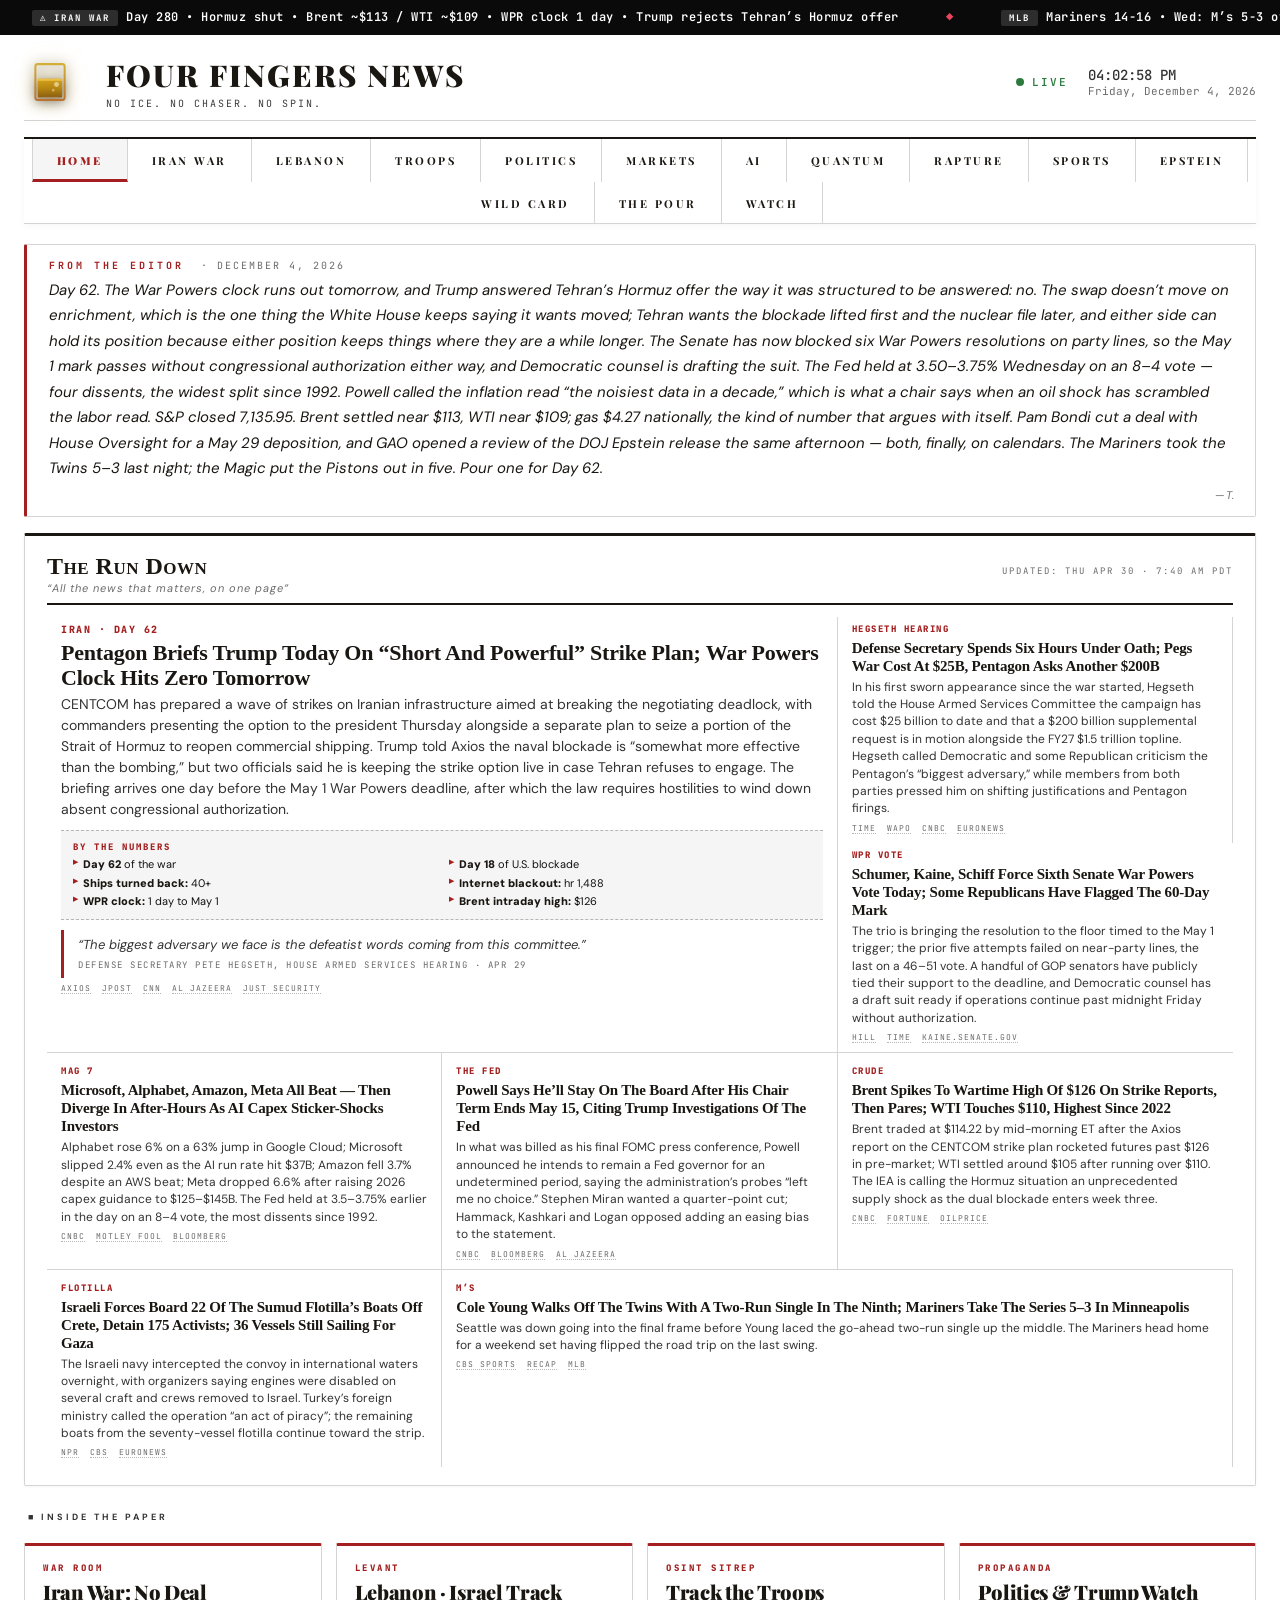
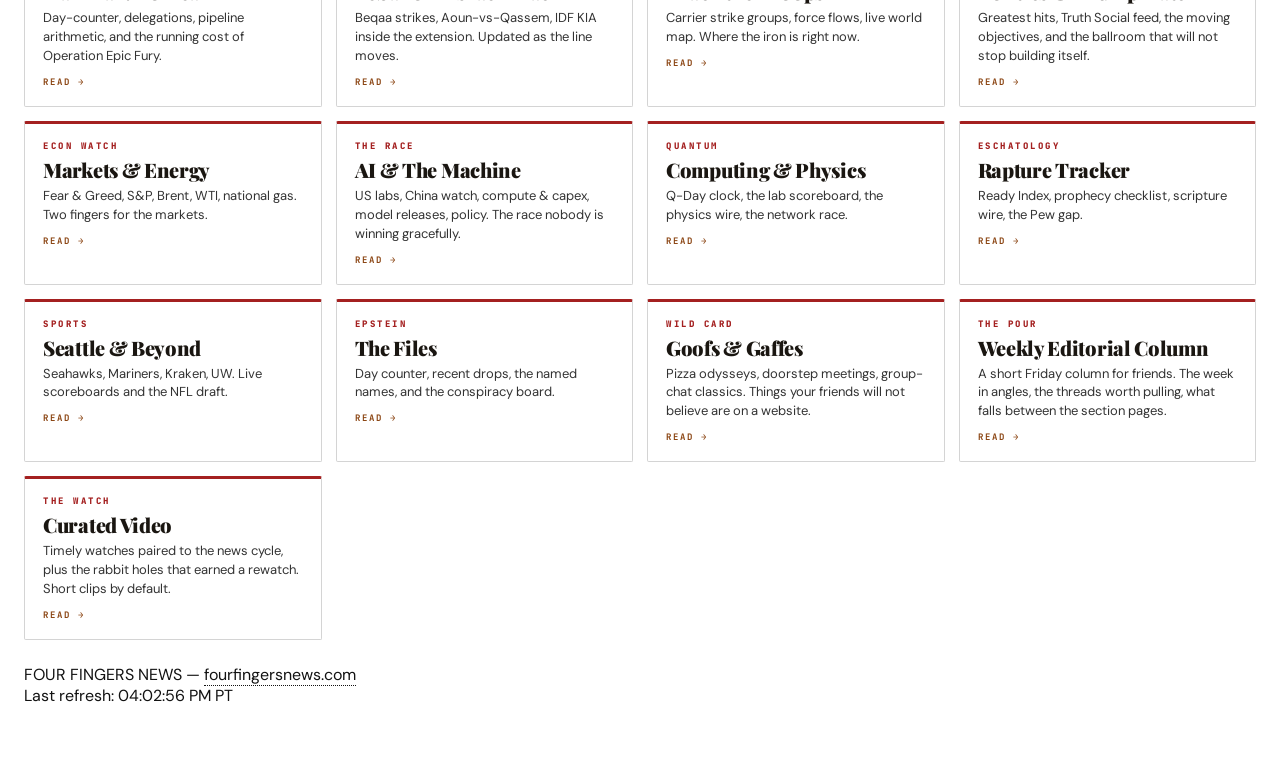
<file: index.html>
<!DOCTYPE html>
<html lang="en">
<head>
<!--
  ════════════════════════════════════════════════════════════════════════
  FOUR FINGERS NEWS — LANDING PAGE
  ════════════════════════════════════════════════════════════════════════

  STRUCTURE NOTE: This site is multi-page. index.html is the LANDING page
  only — chyron, From the Editor, The Run Down, and a card grid linking
  to each section page. Section content lives on its own page:

      iran.html      Iran War banner + cost tracker
      lebanon.html   Lebanon · Israel Track
      troops.html    Track the Troops + live world map
      politics.html  Trump quotes / truths / objectives / ballroom / etc.
      markets.html   Market sentiment / energy / national gas
      ai.html        AI & The Machine
      quantum.html   Quantum / Computing & Physics
      rapture.html   Rapture / Eschatology
      sports.html    Seattle teams + live scoreboards + NFL draft
      epstein.html   Epstein Files

  DO NOT add the Iran War banner, Lebanon Track, etc. into index.html.
  Edit them on their own page. Shared chrome (chyron, header, nav) is
  duplicated across every page; chyron updates apply to all of them.

  See CLAUDE.md in the repo root for the full editing contract.
  ════════════════════════════════════════════════════════════════════════
-->
<meta charset="UTF-8">
<meta name="viewport" content="width=device-width, initial-scale=1.0">
<title>Four Fingers News &mdash; The news, neat.</title>
<meta name="description" content="Four Fingers News &mdash; The news, neat. Hard news with a slanted, joking, cynical take. Pour first. Read second.">
<meta name="theme-color" content="#0f1419">
<link rel="canonical" href="https://fourfingersnews.com/">
<meta property="og:type" content="website">
<meta property="og:site_name" content="Four Fingers News">
<meta property="og:title" content="Four Fingers News &mdash; The news, neat.">
<meta property="og:description" content="Pour first. Read second. Two fingers for the markets, two for the politics.">
<meta property="og:url" content="https://fourfingersnews.com/">
<meta name="twitter:card" content="summary_large_image">
<meta name="twitter:title" content="Four Fingers News &mdash; The news, neat.">
<meta name="twitter:description" content="Pour first. Read second. Two fingers for the markets, two for the politics.">
<link rel="icon" href="data:image/svg+xml,%3Csvg xmlns='http://www.w3.org/2000/svg' viewBox='0 0 64 64'%3E%3Crect x='14' y='10' width='36' height='44' rx='3' ry='3' fill='none' stroke='%23d4af37' stroke-width='3'/%3E%3Crect x='17' y='28' width='30' height='23' fill='%23b8860b' opacity='0.95'/%3E%3Crect x='17' y='28' width='30' height='3' fill='%23d4a017' opacity='0.9'/%3E%3Ccircle cx='40' cy='34' r='3' fill='%23fff8e7' opacity='0.55'/%3E%3C/svg%3E">
<link rel="stylesheet" href="assets/style.css">
</head>
<body class="light-mode">

<div class="chyron" id="chyronBar">
  <div class="chyron-track" id="chyronTrack">
    <span class="chyron-item"><span class="chyron-label">&#9888;&#65039; IRAN WAR</span>Day <span class="iran-day-count">62</span> &bull; Hormuz shut &bull; Brent ~$113 / WTI ~$109 &bull; WPR clock 1 day &bull; Trump rejects Tehran&rsquo;s Hormuz offer</span>
    <span class="chyron-sep">&#9670;</span>
    <span class="chyron-item"><span class="chyron-label">MLB</span><span class="chyronMLB">Mariners 14-16 &bull; Wed: M&rsquo;s 5-3 over Twins at T-Mobile &bull; Took the Cardinals 3-2 last week at Busch &bull; Bats stringing it together at home &bull; Twins series wraps Thu</span></span>
    <span class="chyron-sep">&#9670;</span>
    <span class="chyron-item"><span class="chyronKraken"><span class="chyron-label">KRAKEN</span>Season over &bull; 34-34-11 (79 pts) &bull; 3rd straight playoff miss &bull; Ron Francis out as hockey ops prez &bull; GM search underway &bull; Stanley Cup Playoffs Round 1 in progress &mdash; Kraken watching from the couch again</span></span>
    <span class="chyron-sep">&#9670;</span>
    <span class="chyron-item"><span class="chyron-label">&#9971; PGA</span>Rory&rsquo;s back-to-back Masters in the books &bull; PGA Tour heads to RBC Heritage (Hilton Head) this week &bull; Scheffler defending &bull; Rory rumored for early-season LIV exhibition &mdash; PGA Tour silent</span>
    <span class="chyron-sep">&#9670;</span>
    <span class="chyron-item"><span class="chyron-label">NFL</span>Draft R1 done &bull; Seahawks take RB Jadarian Price (Notre Dame) at #32 &mdash; Walker&rsquo;s replacement &bull; Raiders: Mendoza QB #1 &bull; Rams: Ty Simpson QB #13 &bull; 9 OL in R1, ties record &bull; 4 Ohio St in top 11 &bull; Rounds 2&ndash;3 tonight, 4&ndash;7 Sat &bull; Seattle holds #64, #96, #188</span>
    <span class="chyron-sep">&#9670;</span>
    <span class="chyron-item"><span class="chyron-label">&#128176; POLYMARKET</span>$200M+ traded on Iran war markets &bull; 50+ accounts under insider probe &bull; Congress demanding investigation &bull; Bets placed hours before ceasefire &bull; DOJ Thu charges Army SF MSgt Van Dyke (Fayetteville) &mdash; allegedly $400K on Maduro-raid contracts using classified info; 3 CEA counts + wire fraud + unlawful monetary transaction</span>
    <span class="chyron-sep">&#9670;</span>
    <span class="chyron-item"><span class="chyron-label">&#128308; HORMUZ</span>Seizure register: US Sun (Touska, Gulf of Oman) &bull; US Tue (Tifani, INDOPACOM) &bull; US Thu (Majestic X, Indian Ocean) &bull; Iran Wed (Francesca + Epaminondas in the strait) &bull; Mon tracker: 16 vessels through vs ~60/day pre-war &bull; CENTCOM: 34 redirected since Apr 13 &bull; UN IMO flags ~20,000 seafarers stranded &bull; UKMTO threat level: critical &bull; Pentagon briefs Congress on six-month mine-clearance scenario</span>
    <span class="chyron-sep">&#9670;</span>
    <span class="chyron-item"><span class="chyron-label">&#128483; EPSTEIN</span>BONDI cuts deal with House Oversight &mdash; sits for deposition MAY 29 (contempt threat off the table after Mon no-show) &bull; SAME AFTERNOON: GAO opens formal review of DOJ&rsquo;s Epstein file release &mdash; redaction fail and what was withheld both in scope &bull; ACTING AG BLANCHE: DOJ &ldquo;has released everything the law requires&rdquo; &mdash; Congress disagrees; HR-4405 (Transparency Act) still live in House &bull; Fed judge tossed Trump&rsquo;s WSJ defamation suit over 50th-birthday letter (Trump &ldquo;nowhere close&rdquo; to &ldquo;actual malice&rdquo;) &bull; ZERO new US arrests despite 3.5M+ pages &bull; 43 victim names exposed in DOJ redaction fail &bull; Gates June testimony still on calendar</span>
    <span class="chyron-sep">&#9670;</span>
    <span class="chyron-item"><span class="chyron-label">&#127936; NBA</span>PLAYOFFS R1 &bull; Wed: ORL closes out DET in G5 &mdash; Magic advance to R2 &bull; Earlier Wed: BOS-PHI G5 in Boston (BOS led 3-1) &bull; SAS-POR series wraps (SAS led 3-1) &bull; LAL-HOU G5 in LA &bull; ATL-NYK G5, MIN-DEN G5 still on the board &bull; OKC-PHX G5 next</span>
    <span class="chyron-sep">&#9670;</span>
    <span class="chyron-item"><span class="chyron-label">&#128483; TRUMP</span>Sat AM to Fox&rsquo;s Aishah Hasnie: Witkoff &amp; Kushner NOT flying to Pakistan &mdash; &ldquo;we have all the cards&hellip; you&rsquo;re not going to be making any more 18-hour flights to sit around talking about nothing&rdquo;; Iran &ldquo;can call us anytime&rdquo; &bull; Sat Truth Social: &ldquo;tremendous infighting and confusion within their &lsquo;leadership.&rsquo; Nobody knows who is in charge, including them &hellip; we have all the cards, they have none! If they want to talk, all they have to do is call!!&rdquo; &bull; Thu AM Truth Social: Navy &ldquo;to shoot and kill any boat&rdquo; laying mines in Hormuz; &ldquo;no hesitation&rdquo; &bull; Tue after the bell: extends ceasefire open-ended, orders military to &ldquo;continue the Blockade&rdquo; &bull; Round 2 delegation: pulled</span>
    <span class="chyron-sep">&#9670;</span>
    <span class="chyron-item"><span class="chyron-label">&#127777; CLIMATE</span>March 2026 hottest on record for Lower 48 &bull; Emperor penguins declared ENDANGERED &bull; Antarctic ice at record low &bull; Colorado St forecasts 13 named storms, 6 hurricanes for 2026 &bull; This is fine</span>
    <span class="chyron-sep">&#9670;</span>
    <span class="chyron-item"><span class="chyron-label">&#9962; POPE LEO XIV</span>In Equatorial Guinea &mdash; final leg of 11-day Africa tour &bull; Visited prison in Bata, told inmates &ldquo;you are not alone&rdquo; &bull; Open-air Mass in Malabo Thu, then home to Rome &bull; Tour hit Algeria &rarr; Cameroon &rarr; Angola &rarr; EQ &bull; Called out neocolonialism, corruption, extractivism across the continent &bull; 18,000 km covered</span>
    <span class="chyron-sep">&#9670;</span>
    <span class="chyron-item"><span class="chyron-label">&#127470;&#127481; ITALY</span>Meloni SUSPENDS auto-renewal of 2003 defense cooperation pact with Israel &mdash; announced Tue at Verona event &bull; Trigger: IDF fired warning shots at Italian UN peacekeeping convoy in Lebanon, damaged a vehicle &bull; Italy summoned Israel&rsquo;s ambassador &bull; Same day Trump trashed her in Corriere della Sera: &ldquo;I thought she had courage&rdquo; &bull; Israeli MFA pushes back: &ldquo;no security agreement with Italy&rdquo; &mdash; calls 2003 MoU empty &bull; Meloni also called Trump&rsquo;s attacks on Pope &ldquo;unacceptable&rdquo;</span>
    <span class="chyron-sep">&#9670;</span>
    <span class="chyron-item"><span class="chyron-label">&#127988;&#65039; CONGRESS</span>Reps. Tony Gonzales (R-TX) &amp; Eric Swalwell (D-CA) resigned &bull; Sudan enters YEAR 4 of war &mdash; UN humanitarian chief Fletcher: &ldquo;another year the world has failed the test of Sudan&rdquo; &bull; Maine lawmakers approve bill freezing new data centers until Nov 2027</span>
    <span class="chyron-sep">&#9670;</span>
    <span class="chyron-item"><span class="chyron-label">&#127473;&#127463; LEBANON</span>Three-week ceasefire extension lands Thu &mdash; White House-led ambassador session (Moawad &amp; Leiter, Rubio + Needham) pushes the Apr 26 expiry out &bull; Scope still covers halt to Israeli strikes, IDF withdrawal, Lebanese prisoner release, LAF deployment at the border, reconstruction &bull; Hezbollah still rejects the track</span>
    <span class="chyron-sep">&#9670;</span>
    <span class="chyron-item"><span class="chyron-label">&#127916;&#65039; MEDIA</span>WBD shareholders Thu approve the $110B Paramount Skydance merger &mdash; $31/share values Warner Bros. Discovery at ~$77B &bull; Combines HBO Max, CNN, TBS, TNT, and the Warner Bros. film studio into the Paramount Skydance stack &bull; Regulatory review next in Washington (DOJ subpoenas sent late Mar on studio output, content rights, streaming, theaters) and London &bull; Both boards had endorsed unanimously</span>
    <span class="chyron-sep">&#9670;</span>
    <span class="chyron-item"><span class="chyron-label">&#128200; MARKETS</span>WED FOMC: holds 3.50&ndash;3.75% on an 8&ndash;4 vote &mdash; FOUR DISSENTS, widest split since 1992 &bull; Powell calls inflation read &ldquo;the noisiest data in a decade,&rdquo; labor market &ldquo;still arguably full employment&rdquo; &bull; Wed close: S&amp;P 7,135.95 (&minus;0.04%), Nasdaq Comp ~24,650, Dow ~49,180 &bull; Brent settles ~$113, WTI ~$109 on Hormuz-rejection headlines &bull; National gas $4.27 &bull; Tue: WSJ flag on OpenAI revenue/burn &mdash; ORCL/CRWV/NVDA/AMD slid in sympathy &bull; Magnificent Seven earnings still loading the wk</span>
    <span class="chyron-sep">&#9670;</span>
    <span class="chyron-item"><span class="chyron-label">QUANTUM</span>Quantinuum hits 94 logical qubits from 98 physical &bull; Error correction at break-even &bull; Q-Day estimates lurch to ~2030 &bull; China&rsquo;s 3,700km quantum network live &bull; Google Willow 13,000x advantage &bull; $38B global spend</span>
    <span class="chyron-sep">&#9670;</span>
    <span class="chyron-item"><span class="chyron-label">&#9943;&#65039; TRUTH</span>Trump Thu AM: Navy &ldquo;to shoot and kill any boat&rdquo; laying mines in Hormuz, &ldquo;no hesitation&rdquo; &bull; Minesweepers &ldquo;tripled up&rdquo; &bull; Frame: &ldquo;total control,&rdquo; strait &ldquo;Sealed up Tight&rdquo; &bull; &ldquo;No ship can enter or leave without the approval of the United States Navy... until such time as Iran is able to make a DEAL&rdquo;</span>
    <span class="chyron-sep">&#9670;</span>
    <span class="chyron-item"><span class="chyron-label">&#128138; HEALTH</span>73% of Americans say insurer delays/denials are major problem &bull; Sheer Health launching to fight insurance battles &bull; AbbVie + Genentech joining White House discount drug site</span>
    <span class="chyron-sep">&#9670;</span>
    <span class="chyron-item"><span class="chyron-label">&#9878; ANTITRUST</span>Federal jury finds Live Nation ILLEGALLY MONOPOLIZED US concert ticketing &bull; 30+ states brought case without DOJ support &bull; Consumer refunds possible &bull; Ticketmaster dominance confirmed in court</span>
    <span class="chyron-sep">&#9670;</span>
    <span class="chyron-item"><span class="chyron-label">GAS</span><span id="chyronGas1">Seattle avg: loading...</span></span>
    <span class="chyron-sep">&#9670;</span>
    <span class="chyron-item"><span class="chyron-label">&#9981; GAS</span><span id="chyronGasNatl">Nat'l avg: loading...</span></span>
    <span class="chyron-sep">&#9670;</span>
    <span class="chyron-item"><span class="chyron-label">&#9888;&#65039; IRAN WAR</span>Day <span class="iran-day-count">62</span> &bull; Hormuz shut &bull; Brent ~$113 / WTI ~$109 &bull; WPR clock 1 day &bull; Trump rejects Tehran&rsquo;s Hormuz offer</span>
    <span class="chyron-sep">&#9670;</span>
    <span class="chyron-item"><span class="chyron-label">MLB</span><span class="chyronMLB">Mariners 14-16 &bull; Wed: M&rsquo;s 5-3 over Twins at T-Mobile &bull; Took the Cardinals 3-2 last week at Busch &bull; Bats stringing it together at home &bull; Twins series wraps Thu</span></span>
    <span class="chyron-sep">&#9670;</span>
    <span class="chyron-item"><span class="chyronKraken"><span class="chyron-label">KRAKEN</span>Season over &bull; 34-34-11 (79 pts) &bull; 3rd straight playoff miss &bull; Ron Francis out as hockey ops prez &bull; GM search underway &bull; Stanley Cup Playoffs Round 1 in progress &mdash; Kraken watching from the couch again</span></span>
    <span class="chyron-sep">&#9670;</span>
    <span class="chyron-item"><span class="chyron-label">&#9971; PGA</span>Rory&rsquo;s back-to-back Masters in the books &bull; PGA Tour heads to RBC Heritage (Hilton Head) this week &bull; Scheffler defending &bull; Rory rumored for early-season LIV exhibition &mdash; PGA Tour silent</span>
    <span class="chyron-sep">&#9670;</span>
    <span class="chyron-item"><span class="chyron-label">NFL</span>Draft R1 done &bull; Seahawks take RB Jadarian Price (Notre Dame) at #32 &mdash; Walker&rsquo;s replacement &bull; Raiders: Mendoza QB #1 &bull; Rams: Ty Simpson QB #13 &bull; 9 OL in R1, ties record &bull; 4 Ohio St in top 11 &bull; Rounds 2&ndash;3 tonight, 4&ndash;7 Sat &bull; Seattle holds #64, #96, #188</span>
    <span class="chyron-sep">&#9670;</span>
    <span class="chyron-item"><span class="chyron-label">&#128176; POLYMARKET</span>$200M+ traded on Iran war markets &bull; 50+ accounts under insider probe &bull; Congress demanding investigation &bull; Bets placed hours before ceasefire &bull; DOJ Thu charges Army SF MSgt Van Dyke (Fayetteville) &mdash; allegedly $400K on Maduro-raid contracts using classified info; 3 CEA counts + wire fraud + unlawful monetary transaction</span>
    <span class="chyron-sep">&#9670;</span>
    <span class="chyron-item"><span class="chyron-label">&#128308; HORMUZ</span>Seizure register: US Sun (Touska, Gulf of Oman) &bull; US Tue (Tifani, INDOPACOM) &bull; US Thu (Majestic X, Indian Ocean) &bull; Iran Wed (Francesca + Epaminondas in the strait) &bull; Mon tracker: 16 vessels through vs ~60/day pre-war &bull; CENTCOM: 34 redirected since Apr 13 &bull; UN IMO flags ~20,000 seafarers stranded &bull; UKMTO threat level: critical &bull; Pentagon briefs Congress on six-month mine-clearance scenario</span>
    <span class="chyron-sep">&#9670;</span>
    <span class="chyron-item"><span class="chyron-label">&#128483; EPSTEIN</span>BONDI cuts deal with House Oversight &mdash; sits for deposition MAY 29 (contempt threat off the table after Mon no-show) &bull; SAME AFTERNOON: GAO opens formal review of DOJ&rsquo;s Epstein file release &mdash; redaction fail and what was withheld both in scope &bull; ACTING AG BLANCHE: DOJ &ldquo;has released everything the law requires&rdquo; &mdash; Congress disagrees; HR-4405 (Transparency Act) still live in House &bull; Fed judge tossed Trump&rsquo;s WSJ defamation suit over 50th-birthday letter (Trump &ldquo;nowhere close&rdquo; to &ldquo;actual malice&rdquo;) &bull; ZERO new US arrests despite 3.5M+ pages &bull; 43 victim names exposed in DOJ redaction fail &bull; Gates June testimony still on calendar</span>
    <span class="chyron-sep">&#9670;</span>
    <span class="chyron-item"><span class="chyron-label">&#127936; NBA</span>PLAYOFFS R1 &bull; Wed: ORL closes out DET in G5 &mdash; Magic advance to R2 &bull; Earlier Wed: BOS-PHI G5 in Boston (BOS led 3-1) &bull; SAS-POR series wraps (SAS led 3-1) &bull; LAL-HOU G5 in LA &bull; ATL-NYK G5, MIN-DEN G5 still on the board &bull; OKC-PHX G5 next</span>
    <span class="chyron-sep">&#9670;</span>
    <span class="chyron-item"><span class="chyron-label">&#128483; TRUMP</span>Sat AM to Fox&rsquo;s Aishah Hasnie: Witkoff &amp; Kushner NOT flying to Pakistan &mdash; &ldquo;we have all the cards&hellip; you&rsquo;re not going to be making any more 18-hour flights to sit around talking about nothing&rdquo;; Iran &ldquo;can call us anytime&rdquo; &bull; Sat Truth Social: &ldquo;tremendous infighting and confusion within their &lsquo;leadership.&rsquo; Nobody knows who is in charge, including them &hellip; we have all the cards, they have none! If they want to talk, all they have to do is call!!&rdquo; &bull; Thu AM Truth Social: Navy &ldquo;to shoot and kill any boat&rdquo; laying mines in Hormuz; &ldquo;no hesitation&rdquo; &bull; Tue after the bell: extends ceasefire open-ended, orders military to &ldquo;continue the Blockade&rdquo; &bull; Round 2 delegation: pulled</span>
    <span class="chyron-sep">&#9670;</span>
    <span class="chyron-item"><span class="chyron-label">&#127777; CLIMATE</span>March 2026 hottest on record for Lower 48 &bull; Emperor penguins declared ENDANGERED &bull; Antarctic ice at record low &bull; Colorado St forecasts 13 named storms, 6 hurricanes for 2026 &bull; This is fine</span>
    <span class="chyron-sep">&#9670;</span>
    <span class="chyron-item"><span class="chyron-label">&#9962; POPE LEO XIV</span>In Equatorial Guinea &mdash; final leg of 11-day Africa tour &bull; Visited prison in Bata, told inmates &ldquo;you are not alone&rdquo; &bull; Open-air Mass in Malabo Thu, then home to Rome &bull; Tour hit Algeria &rarr; Cameroon &rarr; Angola &rarr; EQ &bull; Called out neocolonialism, corruption, extractivism across the continent &bull; 18,000 km covered</span>
    <span class="chyron-sep">&#9670;</span>
    <span class="chyron-item"><span class="chyron-label">&#127470;&#127481; ITALY</span>Meloni SUSPENDS auto-renewal of 2003 defense cooperation pact with Israel &mdash; announced Tue at Verona event &bull; Trigger: IDF fired warning shots at Italian UN peacekeeping convoy in Lebanon, damaged a vehicle &bull; Italy summoned Israel&rsquo;s ambassador &bull; Same day Trump trashed her in Corriere della Sera: &ldquo;I thought she had courage&rdquo; &bull; Israeli MFA pushes back: &ldquo;no security agreement with Italy&rdquo; &mdash; calls 2003 MoU empty &bull; Meloni also called Trump&rsquo;s attacks on Pope &ldquo;unacceptable&rdquo;</span>
    <span class="chyron-sep">&#9670;</span>
    <span class="chyron-item"><span class="chyron-label">&#127988;&#65039; CONGRESS</span>Reps. Tony Gonzales (R-TX) &amp; Eric Swalwell (D-CA) resigned &bull; Sudan enters YEAR 4 of war &mdash; UN humanitarian chief Fletcher: &ldquo;another year the world has failed the test of Sudan&rdquo; &bull; Maine lawmakers approve bill freezing new data centers until Nov 2027</span>
    <span class="chyron-sep">&#9670;</span>
    <span class="chyron-item"><span class="chyron-label">&#127473;&#127463; LEBANON</span>Three-week ceasefire extension lands Thu &mdash; White House-led ambassador session (Moawad &amp; Leiter, Rubio + Needham) pushes the Apr 26 expiry out &bull; Scope still covers halt to Israeli strikes, IDF withdrawal, Lebanese prisoner release, LAF deployment at the border, reconstruction &bull; Hezbollah still rejects the track</span>
    <span class="chyron-sep">&#9670;</span>
    <span class="chyron-item"><span class="chyron-label">&#127916;&#65039; MEDIA</span>WBD shareholders Thu approve the $110B Paramount Skydance merger &mdash; $31/share values Warner Bros. Discovery at ~$77B &bull; Combines HBO Max, CNN, TBS, TNT, and the Warner Bros. film studio into the Paramount Skydance stack &bull; Regulatory review next in Washington (DOJ subpoenas sent late Mar on studio output, content rights, streaming, theaters) and London &bull; Both boards had endorsed unanimously</span>
    <span class="chyron-sep">&#9670;</span>
    <span class="chyron-item"><span class="chyron-label">&#128200; MARKETS</span>Fri close: S&amp;P 7,165.08 (+0.8%) record, Nasdaq Comp 24,836.60 (+1.6%) record, Dow 49,230.71 (&minus;0.2%) &bull; Semis up 18 straight &mdash; INTC finally tops its 2000 peak on +20&ndash;25% Q1 move ($13.6B rev, data-center $5.1B vs $4.4B est); NVDA retakes $5T cap &bull; DOJ drops criminal probe of Fed Chair Powell &mdash; clears Tillis hold, opens runway for Warsh confirmation &bull; WTI settles ~$94.40 (&minus;1% day, +~14% wk); Brent ~$105 &bull; Thu close: S&amp;P ~&minus;0.4%, Nasdaq Comp ~&minus;0.9%, Dow &minus;180 (~&minus;0.4%) &mdash; software led the pullback off Wed records; ServiceNow &minus;17% and IBM &minus;8% on earnings &bull; Tesla Q1 beats but TSLA rolls over on CFO Taneja 2026 capex guide to ~$25B from $20B</span>
    <span class="chyron-sep">&#9670;</span>
    <span class="chyron-item"><span class="chyron-label">QUANTUM</span>Quantinuum hits 94 logical qubits from 98 physical &bull; Error correction at break-even &bull; Q-Day estimates lurch to ~2030 &bull; China&rsquo;s 3,700km quantum network live &bull; Google Willow 13,000x advantage &bull; $38B global spend</span>
    <span class="chyron-sep">&#9670;</span>
    <span class="chyron-item"><span class="chyron-label">&#9943;&#65039; TRUTH</span>Trump Thu AM: Navy &ldquo;to shoot and kill any boat&rdquo; laying mines in Hormuz, &ldquo;no hesitation&rdquo; &bull; Minesweepers &ldquo;tripled up&rdquo; &bull; Frame: &ldquo;total control,&rdquo; strait &ldquo;Sealed up Tight&rdquo; &bull; &ldquo;No ship can enter or leave without the approval of the United States Navy... until such time as Iran is able to make a DEAL&rdquo;</span>
    <span class="chyron-sep">&#9670;</span>
    <span class="chyron-item"><span class="chyron-label">&#128138; HEALTH</span>73% of Americans say insurer delays/denials are major problem &bull; Sheer Health launching to fight insurance battles &bull; AbbVie + Genentech joining White House discount drug site</span>
    <span class="chyron-sep">&#9670;</span>
    <span class="chyron-item"><span class="chyron-label">&#9878; ANTITRUST</span>Federal jury finds Live Nation ILLEGALLY MONOPOLIZED US concert ticketing &bull; 30+ states brought case without DOJ support &bull; Consumer refunds possible &bull; Ticketmaster dominance confirmed in court</span>
    <span class="chyron-sep">&#9670;</span>
    <span class="chyron-item"><span class="chyron-label">GAS</span><span id="chyronGas2">Seattle avg: loading...</span></span>
    <span class="chyron-sep">&#9670;</span>
    <span class="chyron-item"><span class="chyron-label">&#9981; GAS</span><span id="chyronGasNatl2">Nat'l avg: loading...</span></span>
    <span class="chyron-sep">&#9670;</span>
  </div>
</div>

<div class="bg-grid"></div>

<div class="particles" id="particles"></div>

<div class="main">

  <!-- ═══ HEADER ═══ -->
  <header class="header">
    <div class="header-left">
      <!-- whiskey-glass mark Ã¢ÂÂ distillery palette -->
      <svg width="52" height="52" viewBox="0 0 64 64" style="flex-shrink:0;margin-right:14px;filter:drop-shadow(0 2px 6px rgba(0,0,0,0.5)) drop-shadow(0 0 10px rgba(212,160,23,0.35));" aria-hidden="true">
        <defs>
          <linearGradient id="whiskey" x1="0" y1="0" x2="0" y2="1">
            <stop offset="0%" stop-color="#d4a017"/>
            <stop offset="50%" stop-color="#b8860b"/>
            <stop offset="100%" stop-color="#8b5a0a"/>
          </linearGradient>
          <linearGradient id="glass" x1="0" y1="0" x2="0" y2="1">
            <stop offset="0%" stop-color="#d4af37"/>
            <stop offset="100%" stop-color="#b87333"/>
          </linearGradient>
        </defs>
        <rect x="14" y="10" width="36" height="44" rx="3" ry="3" fill="none" stroke="url(#glass)" stroke-width="2.5"/>
        <rect x="17" y="28" width="30" height="23" fill="url(#whiskey)" opacity="0.95"/>
        <rect x="17" y="28" width="30" height="2.5" fill="#f0c64a" opacity="0.85"/>
        <circle cx="40" cy="35" r="3" fill="#fff8e7" opacity="0.55"/>
        <circle cx="36" cy="42" r="1.6" fill="#fff8e7" opacity="0.4"/>
        <line x1="22" y1="51" x2="42" y2="51" stroke="#fff8e7" stroke-width="0.6" opacity="0.3"/>
      </svg>
      <div>
        <div class="header-title" style="font-family:Georgia,'Playfair Display',serif;letter-spacing:2px;">FOUR FINGERS NEWS</div>
        <div class="header-subtitle" id="ffnTagline">THE NEWS, NEAT.</div>
      </div>
    </div>
    <script>
      // Tagline rotator Ã¢ÂÂ keeps all the contenders in circulation
      (function(){
        var taglines = [
          'THE NEWS, NEAT.',
          'POUR FIRST. READ SECOND.',
          'TWO FINGERS FOR THE MARKETS, TWO FOR THE POLITICS.',
          'EVERYTHING THAT MATTERS. MOST OF IT DOESN&rsquo;T.',
          'HARD NEWS. SOFT IRONY. ROCKS OPTIONAL.',
          'SERVED NEAT. NEVER WATERED DOWN.',
          'NO ICE. NO CHASER. NO SPIN.'
        ];
        var i = 0;
        var el = document.getElementById('ffnTagline');
        if(!el) return;
        // pick a random starting tagline so it&rsquo;s different each pageload
        i = Math.floor(Math.random() * taglines.length);
        el.innerHTML = taglines[i];
        setInterval(function(){
          i = (i + 1) % taglines.length;
          el.style.opacity = '0';
          setTimeout(function(){
            el.innerHTML = taglines[i];
            el.style.opacity = '';
          }, 350);
        }, 9000);
      })();
    </script>
    <div class="header-right">
      <div class="live-indicator">
        <div class="live-dot"></div>
        LIVE
      </div>
      <div>
        <div class="clock" id="clock">--:--:-- --</div>
        <div class="clock-date" id="clockDate">---</div>
      </div>
    </div>
  </header>

  <!-- ═══ SECTION NAV ═══ -->
  <nav class="section-nav">
    <div class="section-nav-inner">
      <a href="index.html" class="active">Home</a>
      <a href="iran.html">Iran War</a>
      <a href="lebanon.html">Lebanon</a>
      <a href="troops.html">Troops</a>
      <a href="politics.html">Politics</a>
      <a href="markets.html">Markets</a>
      <a href="ai.html">AI</a>
      <a href="quantum.html">Quantum</a>
      <a href="rapture.html">Rapture</a>
      <a href="sports.html">Sports</a>
      <a href="epstein.html">Epstein</a>
      <a href="wildcard.html">Wild Card</a>
      <a href="pour.html">The Pour</a>
      <a href="watch.html">Watch</a>
    </div>
  </nav>

  <!-- ═══ FROM THE EDITOR (landing-page only) ═══ -->
  <!-- AUTO-UPDATED BY: editorial-refresh task -->
  <!-- EDIT TARGETS: #editorNoteDate (auto), .editor-note .en-text -->
  <!-- Ã¢ÂÂÃ¢ÂÂÃ¢ÂÂ FROM THE EDITOR Ã¢ÂÂ daily personal note Ã¢ÂÂÃ¢ÂÂÃ¢ÂÂ -->
  <style>
    .editor-note{margin:0 0 16px 0;padding:14px 20px 14px 22px;position:relative;background:#ffffff;border:1px solid var(--border);border-left:3px solid var(--red);border-radius:2px;font-family:Georgia,'Playfair Display',serif;overflow:hidden;}
    .editor-note::before{content:none;}
    .editor-note .en-tag{font-size:10px;font-weight:700;letter-spacing:3px;color:var(--red);text-transform:uppercase;margin-bottom:6px;font-family:'JetBrains Mono',monospace;font-variant:small-caps;}
    .editor-note .en-tag .en-date{color:var(--text-muted);margin-left:8px;font-weight:400;letter-spacing:2px;}
    .editor-note .en-text{font-size:15px;line-height:1.7;color:#1a1611;font-style:italic;}
    .editor-note .en-text .en-emph{font-style:normal;color:#d4a017;font-weight:600;}
    .editor-note .en-sig{margin-top:6px;font-size:11px;color:var(--text-muted);letter-spacing:1px;font-style:italic;text-align:right;}
    .editor-note .en-sig::before{content:"\2014 ";color:var(--text-muted);font-style:normal;}
    .editor-note .en-text .en-emph{font-style:normal;color:var(--red);font-weight:700;}
  </style>
  <div class="editor-note">
    <div class="en-tag">From the Editor <span class="en-date" id="editorNoteDate">&middot; April 28, 2026</span></div>
    <div class="en-text">
      Day 62. The War Powers clock runs out tomorrow, and Trump answered Tehran&rsquo;s Hormuz offer the way it was structured to be answered: no. The swap doesn&rsquo;t move on enrichment, which is the one thing the White House keeps saying it wants moved; Tehran wants the blockade lifted first and the nuclear file later, and either side can hold its position because either position keeps things where they are a while longer. The Senate has now blocked six War Powers resolutions on party lines, so the May 1 mark passes without congressional authorization either way, and Democratic counsel is drafting the suit. The Fed held at 3.50&ndash;3.75% Wednesday on an 8&ndash;4 vote &mdash; four dissents, the widest split since 1992. Powell called the inflation read &ldquo;the noisiest data in a decade,&rdquo; which is what a chair says when an oil shock has scrambled the labor read. S&amp;P closed 7,135.95. Brent settled near $113, WTI near $109; gas $4.27 nationally, the kind of number that argues with itself. Pam Bondi cut a deal with House Oversight for a May 29 deposition, and GAO opened a review of the DOJ Epstein release the same afternoon &mdash; both, finally, on calendars. The Mariners took the Twins 5&ndash;3 last night; the Magic put the Pistons out in five. Pour one for Day 62.
    </div>
    <div class="en-sig">T.</div>
  </div>
  <script>
    // Auto-fill today's date in From The Editor (format: April 14, 2026)
    (function(){
      var el = document.getElementById('editorNoteDate');
      if(!el) return;
      var d = new Date();
      var months = ['January','February','March','April','May','June','July','August','September','October','November','December'];
      el.innerHTML = '&middot; ' + months[d.getMonth()] + ' ' + d.getDate() + ', ' + d.getFullYear();
    })();
  </script>
  <!-- ═══ THE RUN DOWN (landing-page only) ═══ -->
  <!-- AUTO-UPDATED BY: the-run-down scheduled task (daily 7am local) -->
  <!-- EDIT TARGETS: #runDownUpdated, #runDownList (<article> items) -->
    <div class="top-split">
  <div id="theRunDown">
    <div class="rd-masthead">
      <div>
        <div class="rd-title">The Run Down</div>
        <div class="rd-sub">&ldquo;All the news that matters, on one page&rdquo;</div>
      </div>
      <div class="rd-dateline">Updated: <span id="runDownUpdated">Thu Apr 30 &middot; 7:40 AM PDT</span></div>
    </div>
    <div id="runDownList">
      <article class="lead">
        <span class="rd-kicker urgent">IRAN &middot; DAY 62</span>
        <h3 class="rd-head">Pentagon Briefs Trump Today On &ldquo;Short And Powerful&rdquo; Strike Plan; War Powers Clock Hits Zero Tomorrow</h3>
        <p class="rd-dek">CENTCOM has prepared a wave of strikes on Iranian infrastructure aimed at breaking the negotiating deadlock, with commanders presenting the option to the president Thursday alongside a separate plan to seize a portion of the Strait of Hormuz to reopen commercial shipping. Trump told Axios the naval blockade is &ldquo;somewhat more effective than the bombing,&rdquo; but two officials said he is keeping the strike option live in case Tehran refuses to engage. The briefing arrives one day before the May 1 War Powers deadline, after which the law requires hostilities to wind down absent congressional authorization.</p>
        <div class="rd-factbox">
          <div class="rd-factbox-title">BY THE NUMBERS</div>
          <ul>
            <li><b>Day 62</b> of the war</li>
            <li><b>Day 18</b> of U.S. blockade</li>
            <li><b>Ships turned back:</b> 40+</li>
            <li><b>Internet blackout:</b> hr 1,488</li>
            <li><b>WPR clock:</b> 1 day to May 1</li>
            <li><b>Brent intraday high:</b> $126</li>
          </ul>
        </div>
        <div class="rd-pullquote">&ldquo;The biggest adversary we face is the defeatist words coming from this committee.&rdquo;<cite>Defense Secretary Pete Hegseth, House Armed Services hearing &middot; Apr 29</cite></div>
        <div class="rd-src">
          <a href="https://www.axios.com/2026/04/30/trump-military-plans-iran-briefing-centcom" target="_blank" rel="noopener">Axios</a>
          <a href="https://www.jpost.com/middle-east/iran-news/article-894659" target="_blank" rel="noopener">JPost</a>
          <a href="https://www.cnn.com/2026/04/29/world/live-news/iran-war-peace-proposal-trump" target="_blank" rel="noopener">CNN</a>
          <a href="https://www.aljazeera.com/news/2026/4/24/trumps-may-1-deadline-can-he-continue-war-on-iran-after-that" target="_blank" rel="noopener">Al Jazeera</a>
          <a href="https://www.justsecurity.org/137481/early-edition-april-30-2026/" target="_blank" rel="noopener">Just Security</a>
        </div>
      </article>
      <article>
        <span class="rd-kicker urgent">HEGSETH HEARING</span>
        <h3 class="rd-head">Defense Secretary Spends Six Hours Under Oath; Pegs War Cost At $25B, Pentagon Asks Another $200B</h3>
        <p class="rd-dek">In his first sworn appearance since the war started, Hegseth told the House Armed Services Committee the campaign has cost $25 billion to date and that a $200 billion supplemental request is in motion alongside the FY27 $1.5 trillion topline. Hegseth called Democratic and some Republican criticism the Pentagon&rsquo;s &ldquo;biggest adversary,&rdquo; while members from both parties pressed him on shifting justifications and Pentagon firings.</p>
        <div class="rd-src">
          <a href="https://time.com/article/2026/04/29/in-hostile-hearing-democrats-accuse-hegseth-of-misleading-trump-and-country-on-iran-war-progress/" target="_blank" rel="noopener">Time</a>
          <a href="https://www.washingtonpost.com/national-security/2026/04/29/hegseth-house-hearing-iran-live-updates/" target="_blank" rel="noopener">WaPo</a>
          <a href="https://www.cnbc.com/2026/04/29/iran-war-hegseth-caine-house-congress.html" target="_blank" rel="noopener">CNBC</a>
          <a href="https://www.euronews.com/2026/04/30/hegseth-quizzed-for-nearly-six-hours-on-iran-in-first-congressional-appearance-since-war-b" target="_blank" rel="noopener">Euronews</a>
        </div>
      </article>
      <article>
        <span class="rd-kicker">WPR VOTE</span>
        <h3 class="rd-head">Schumer, Kaine, Schiff Force Sixth Senate War Powers Vote Today; Some Republicans Have Flagged The 60-Day Mark</h3>
        <p class="rd-dek">The trio is bringing the resolution to the floor timed to the May 1 trigger; the prior five attempts failed on near-party lines, the last on a 46&ndash;51 vote. A handful of GOP senators have publicly tied their support to the deadline, and Democratic counsel has a draft suit ready if operations continue past midnight Friday without authorization.</p>
        <div class="rd-src">
          <a href="https://thehill.com/video-clips/5856801-watch-live-senate-democrats-war-powers-vote-trump-iran/" target="_blank" rel="noopener">Hill</a>
          <a href="https://time.com/article/2026/04/28/exclusive-democrats-explore-suing-trump-if-congress-doesn-t-authorize-iran-war/" target="_blank" rel="noopener">Time</a>
          <a href="https://www.kaine.senate.gov/press-releases/kaine-schumer-and-schiff-senate-to-vote-on-iran-war-powers-resolution-tomorrow" target="_blank" rel="noopener">Kaine.senate.gov</a>
        </div>
      </article>
      <article>
        <span class="rd-kicker">MAG 7</span>
        <h3 class="rd-head">Microsoft, Alphabet, Amazon, Meta All Beat &mdash; Then Diverge In After-Hours As AI Capex Sticker-Shocks Investors</h3>
        <p class="rd-dek">Alphabet rose 6% on a 63% jump in Google Cloud; Microsoft slipped 2.4% even as the AI run rate hit $37B; Amazon fell 3.7% despite an AWS beat; Meta dropped 6.6% after raising 2026 capex guidance to $125&ndash;$145B. The Fed held at 3.5&ndash;3.75% earlier in the day on an 8&ndash;4 vote, the most dissents since 1992.</p>
        <div class="rd-src">
          <a href="https://www.cnbc.com/2026/04/29/stock-market-today-live-updates.html" target="_blank" rel="noopener">CNBC</a>
          <a href="https://www.fool.com/coverage/stock-market-today/2026/04/29/stock-market-today-april-29-mixed-reactions-as-big-tech-earnings-beat-expectations/" target="_blank" rel="noopener">Motley Fool</a>
          <a href="https://www.bloomberg.com/news/articles/2026-04-29/80-seconds-of-big-tech-earnings-will-decide-stock-market-s-fate" target="_blank" rel="noopener">Bloomberg</a>
        </div>
      </article>
      <article>
        <span class="rd-kicker">THE FED</span>
        <h3 class="rd-head">Powell Says He&rsquo;ll Stay On The Board After His Chair Term Ends May 15, Citing Trump Investigations Of The Fed</h3>
        <p class="rd-dek">In what was billed as his final FOMC press conference, Powell announced he intends to remain a Fed governor for an undetermined period, saying the administration&rsquo;s probes &ldquo;left me no choice.&rdquo; Stephen Miran wanted a quarter-point cut; Hammack, Kashkari and Logan opposed adding an easing bias to the statement.</p>
        <div class="rd-src">
          <a href="https://www.cnbc.com/2026/04/29/fed-meeting-today-live-updates-warsh-powell.html" target="_blank" rel="noopener">CNBC</a>
          <a href="https://www.bloomberg.com/news/articles/2026-04-29/fed-holds-rates-three-officials-dissent-against-easing-bias" target="_blank" rel="noopener">Bloomberg</a>
          <a href="https://www.aljazeera.com/amp/economy/2026/4/29/us-fed-holds-rates-steady-in-powells-final-meeting-as-fed-chair" target="_blank" rel="noopener">Al Jazeera</a>
        </div>
      </article>
      <article>
        <span class="rd-kicker">CRUDE</span>
        <h3 class="rd-head">Brent Spikes To Wartime High Of $126 On Strike Reports, Then Pares; WTI Touches $110, Highest Since 2022</h3>
        <p class="rd-dek">Brent traded at $114.22 by mid-morning ET after the Axios report on the CENTCOM strike plan rocketed futures past $126 in pre-market; WTI settled around $105 after running over $110. The IEA is calling the Hormuz situation an unprecedented supply shock as the dual blockade enters week three.</p>
        <div class="rd-src">
          <a href="https://www.cnbc.com/2026/04/30/oil-prices-today-brent-wti-us-iran-war-trump.html" target="_blank" rel="noopener">CNBC</a>
          <a href="https://fortune.com/article/price-of-oil-04-30-2026/" target="_blank" rel="noopener">Fortune</a>
          <a href="https://oilprice.com/" target="_blank" rel="noopener">OilPrice</a>
        </div>
      </article>
      <article>
        <span class="rd-kicker">FLOTILLA</span>
        <h3 class="rd-head">Israeli Forces Board 22 Of The Sumud Flotilla&rsquo;s Boats Off Crete, Detain 175 Activists; 36 Vessels Still Sailing For Gaza</h3>
        <p class="rd-dek">The Israeli navy intercepted the convoy in international waters overnight, with organizers saying engines were disabled on several craft and crews removed to Israel. Turkey&rsquo;s foreign ministry called the operation &ldquo;an act of piracy&rdquo;; the remaining boats from the seventy-vessel flotilla continue toward the strip.</p>
        <div class="rd-src">
          <a href="https://www.npr.org/2026/04/30/g-s1-119486/israel-intercept-gaza-aid-flotilla" target="_blank" rel="noopener">NPR</a>
          <a href="https://www.cbsnews.com/news/israel-intercepts-gaza-flotilla-greek-coast-detains-activists/" target="_blank" rel="noopener">CBS</a>
          <a href="https://www.euronews.com/my-europe/2026/04/30/israel-intercepts-gaza-bound-flotilla-arresting-175-activists" target="_blank" rel="noopener">Euronews</a>
        </div>
      </article>
      <article>
        <span class="rd-kicker">M&rsquo;S</span>
        <h3 class="rd-head">Cole Young Walks Off The Twins With A Two-Run Single In The Ninth; Mariners Take The Series 5&ndash;3 In Minneapolis</h3>
        <p class="rd-dek">Seattle was down going into the final frame before Young laced the go-ahead two-run single up the middle. The Mariners head home for a weekend set having flipped the road trip on the last swing.</p>
        <div class="rd-src">
          <a href="https://www.cbssports.com/mlb/gametracker/recap/MLB_20260429_SEA@MIN/" target="_blank" rel="noopener">CBS Sports</a>
          <a href="https://www.baseballbiographies.com/mariners-5-twins-3-final-april-29-2026-game-recap/" target="_blank" rel="noopener">Recap</a>
          <a href="https://www.mlb.com/mariners/scores" target="_blank" rel="noopener">MLB</a>
        </div>
      </article>
    </div>
  </div>
  </div><!-- /top-split -->
  <!-- ═══ INSIDE THE PAPER — CARD GRID ═══ -->
  <div style="margin-top:6px;padding:0 4px;"><span style="font-size:9px;font-weight:700;letter-spacing:3px;color:var(--text-dim)">&#9632; INSIDE THE PAPER</span></div>
  <div class="landing-grid">
    <a class="landing-card" href="iran.html">
      <div class="lc-tag">WAR ROOM</div>
      <div class="lc-title">Iran War: No Deal</div>
      <div class="lc-dek">Day-counter, delegations, pipeline arithmetic, and the running cost of Operation Epic Fury.</div>
      <span class="lc-more">Read &rarr;</span>
    </a>
    <a class="landing-card" href="lebanon.html">
      <div class="lc-tag">LEVANT</div>
      <div class="lc-title">Lebanon &middot; Israel Track</div>
      <div class="lc-dek">Beqaa strikes, Aoun-vs-Qassem, IDF KIA inside the extension. Updated as the line moves.</div>
      <span class="lc-more">Read &rarr;</span>
    </a>
    <a class="landing-card" href="troops.html">
      <div class="lc-tag">OSINT SITREP</div>
      <div class="lc-title">Track the Troops</div>
      <div class="lc-dek">Carrier strike groups, force flows, live world map. Where the iron is right now.</div>
      <span class="lc-more">Read &rarr;</span>
    </a>
    <a class="landing-card" href="politics.html">
      <div class="lc-tag">PROPAGANDA</div>
      <div class="lc-title">Politics &amp; Trump Watch</div>
      <div class="lc-dek">Greatest hits, Truth Social feed, the moving objectives, and the ballroom that will not stop building itself.</div>
      <span class="lc-more">Read &rarr;</span>
    </a>
    <a class="landing-card" href="markets.html">
      <div class="lc-tag">ECON WATCH</div>
      <div class="lc-title">Markets &amp; Energy</div>
      <div class="lc-dek">Fear &amp; Greed, S&amp;P, Brent, WTI, national gas. Two fingers for the markets.</div>
      <span class="lc-more">Read &rarr;</span>
    </a>
    <a class="landing-card" href="ai.html">
      <div class="lc-tag">THE RACE</div>
      <div class="lc-title">AI &amp; The Machine</div>
      <div class="lc-dek">US labs, China watch, compute &amp; capex, model releases, policy. The race nobody is winning gracefully.</div>
      <span class="lc-more">Read &rarr;</span>
    </a>
    <a class="landing-card" href="quantum.html">
      <div class="lc-tag">QUANTUM</div>
      <div class="lc-title">Computing &amp; Physics</div>
      <div class="lc-dek">Q-Day clock, the lab scoreboard, the physics wire, the network race.</div>
      <span class="lc-more">Read &rarr;</span>
    </a>
    <a class="landing-card" href="rapture.html">
      <div class="lc-tag">ESCHATOLOGY</div>
      <div class="lc-title">Rapture Tracker</div>
      <div class="lc-dek">Ready Index, prophecy checklist, scripture wire, the Pew gap.</div>
      <span class="lc-more">Read &rarr;</span>
    </a>
    <a class="landing-card" href="sports.html">
      <div class="lc-tag">SPORTS</div>
      <div class="lc-title">Seattle &amp; Beyond</div>
      <div class="lc-dek">Seahawks, Mariners, Kraken, UW. Live scoreboards and the NFL draft.</div>
      <span class="lc-more">Read &rarr;</span>
    </a>
    <a class="landing-card" href="epstein.html">
      <div class="lc-tag">EPSTEIN</div>
      <div class="lc-title">The Files</div>
      <div class="lc-dek">Day counter, recent drops, the named names, and the conspiracy board.</div>
      <span class="lc-more">Read &rarr;</span>
    </a>
    <a class="landing-card" href="wildcard.html">
      <div class="lc-tag">WILD CARD</div>
      <div class="lc-title">Goofs &amp; Gaffes</div>
      <div class="lc-dek">Pizza odysseys, doorstep meetings, group-chat classics. Things your friends will not believe are on a website.</div>
      <span class="lc-more">Read &rarr;</span>
    </a>
    <a class="landing-card" href="pour.html">
      <div class="lc-tag">THE POUR</div>
      <div class="lc-title">Weekly Editorial Column</div>
      <div class="lc-dek">A short Friday column for friends. The week in angles, the threads worth pulling, what falls between the section pages.</div>
      <span class="lc-more">Read &rarr;</span>
    </a>
    <a class="landing-card" href="watch.html">
      <div class="lc-tag">THE WATCH</div>
      <div class="lc-title">Curated Video</div>
      <div class="lc-dek">Timely watches paired to the news cycle, plus the rabbit holes that earned a rewatch. Short clips by default.</div>
      <span class="lc-more">Read &rarr;</span>
    </a>
  </div>

  <!-- ═══ FOOTER ═══ -->
  <div class="footer">
    <div class="footer-text">
      <span class="highlight">FOUR FINGERS NEWS</span> &#8212; <a href="https://fourfingersnews.com/" style="color:inherit;text-decoration:none;border-bottom:1px dotted currentColor;">fourfingersnews.com</a>
    </div>
    <div class="last-refresh">Last refresh: <span id="lastRefresh">Wed Apr 29 &middot; 08:05 PT</span></div>
  </div>

</div><!-- /main -->

<script src="assets/app.js"></script>
</body>
</html>
</file>
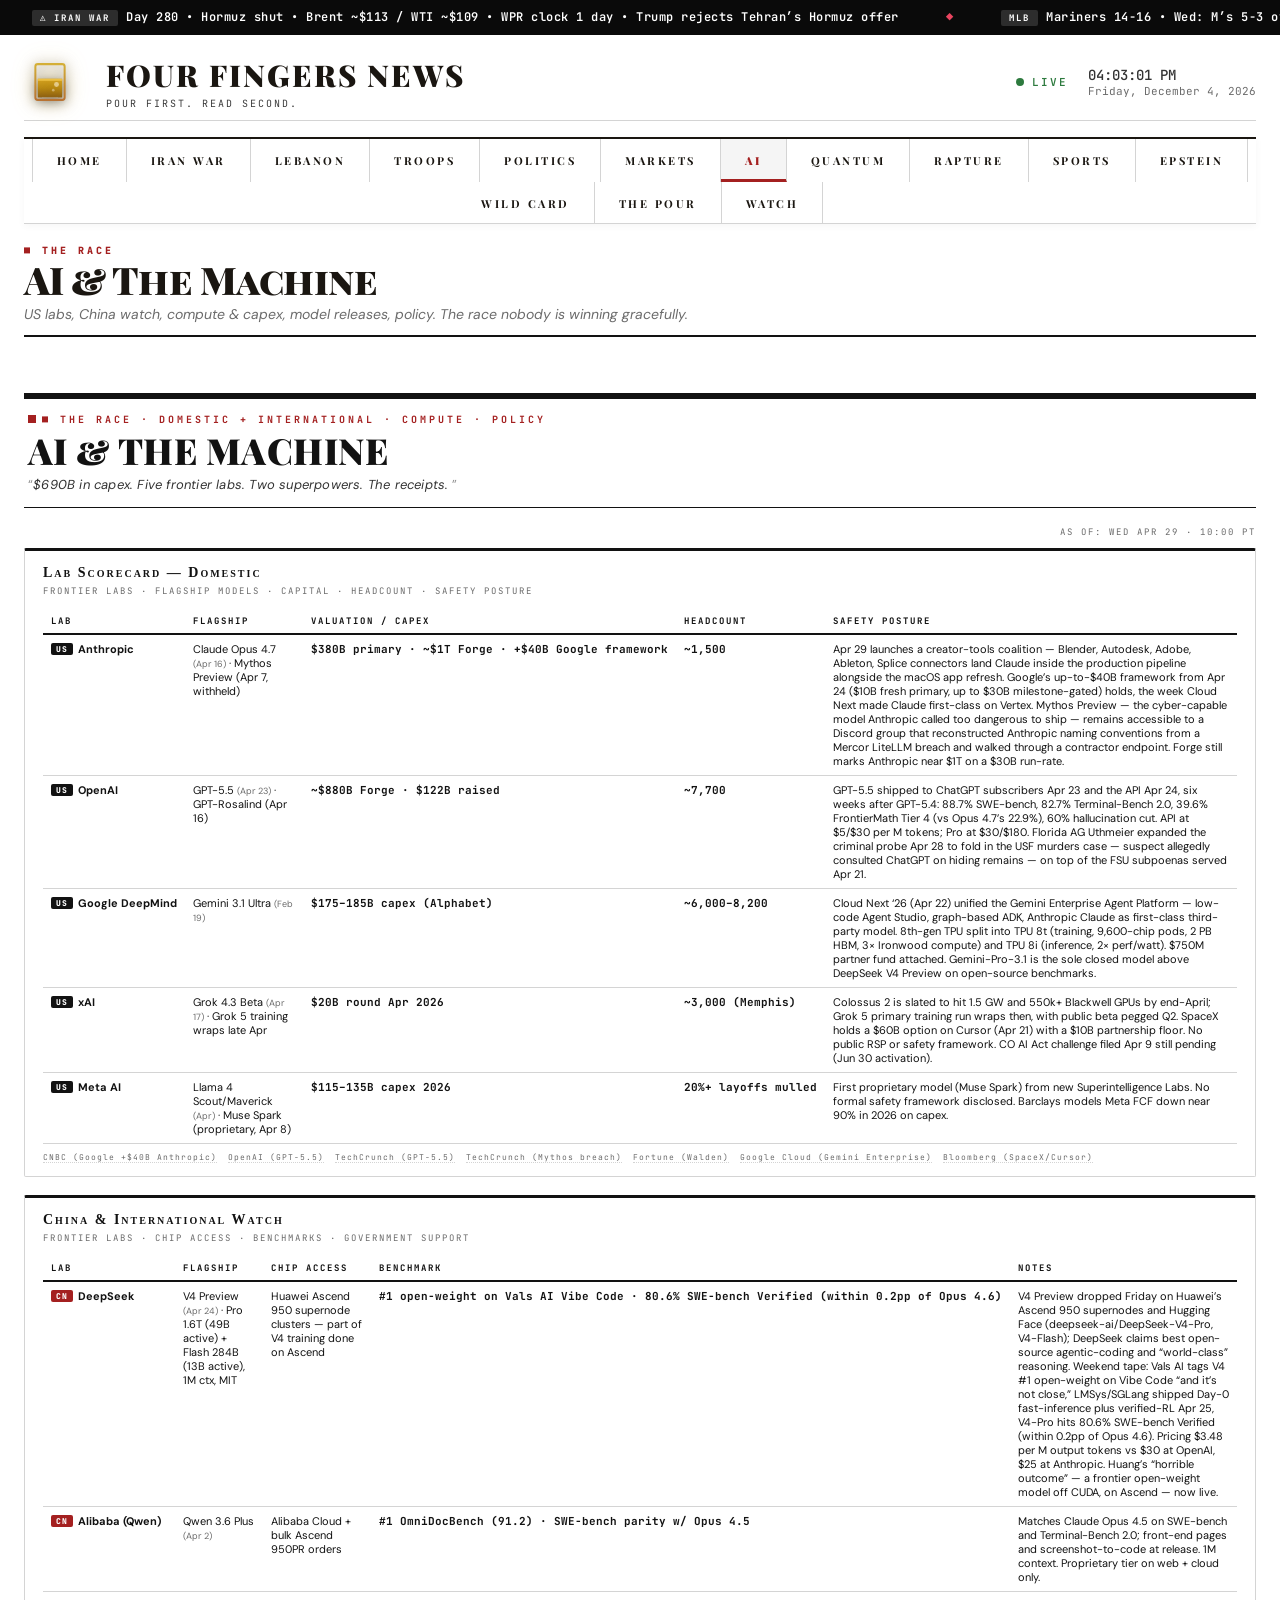
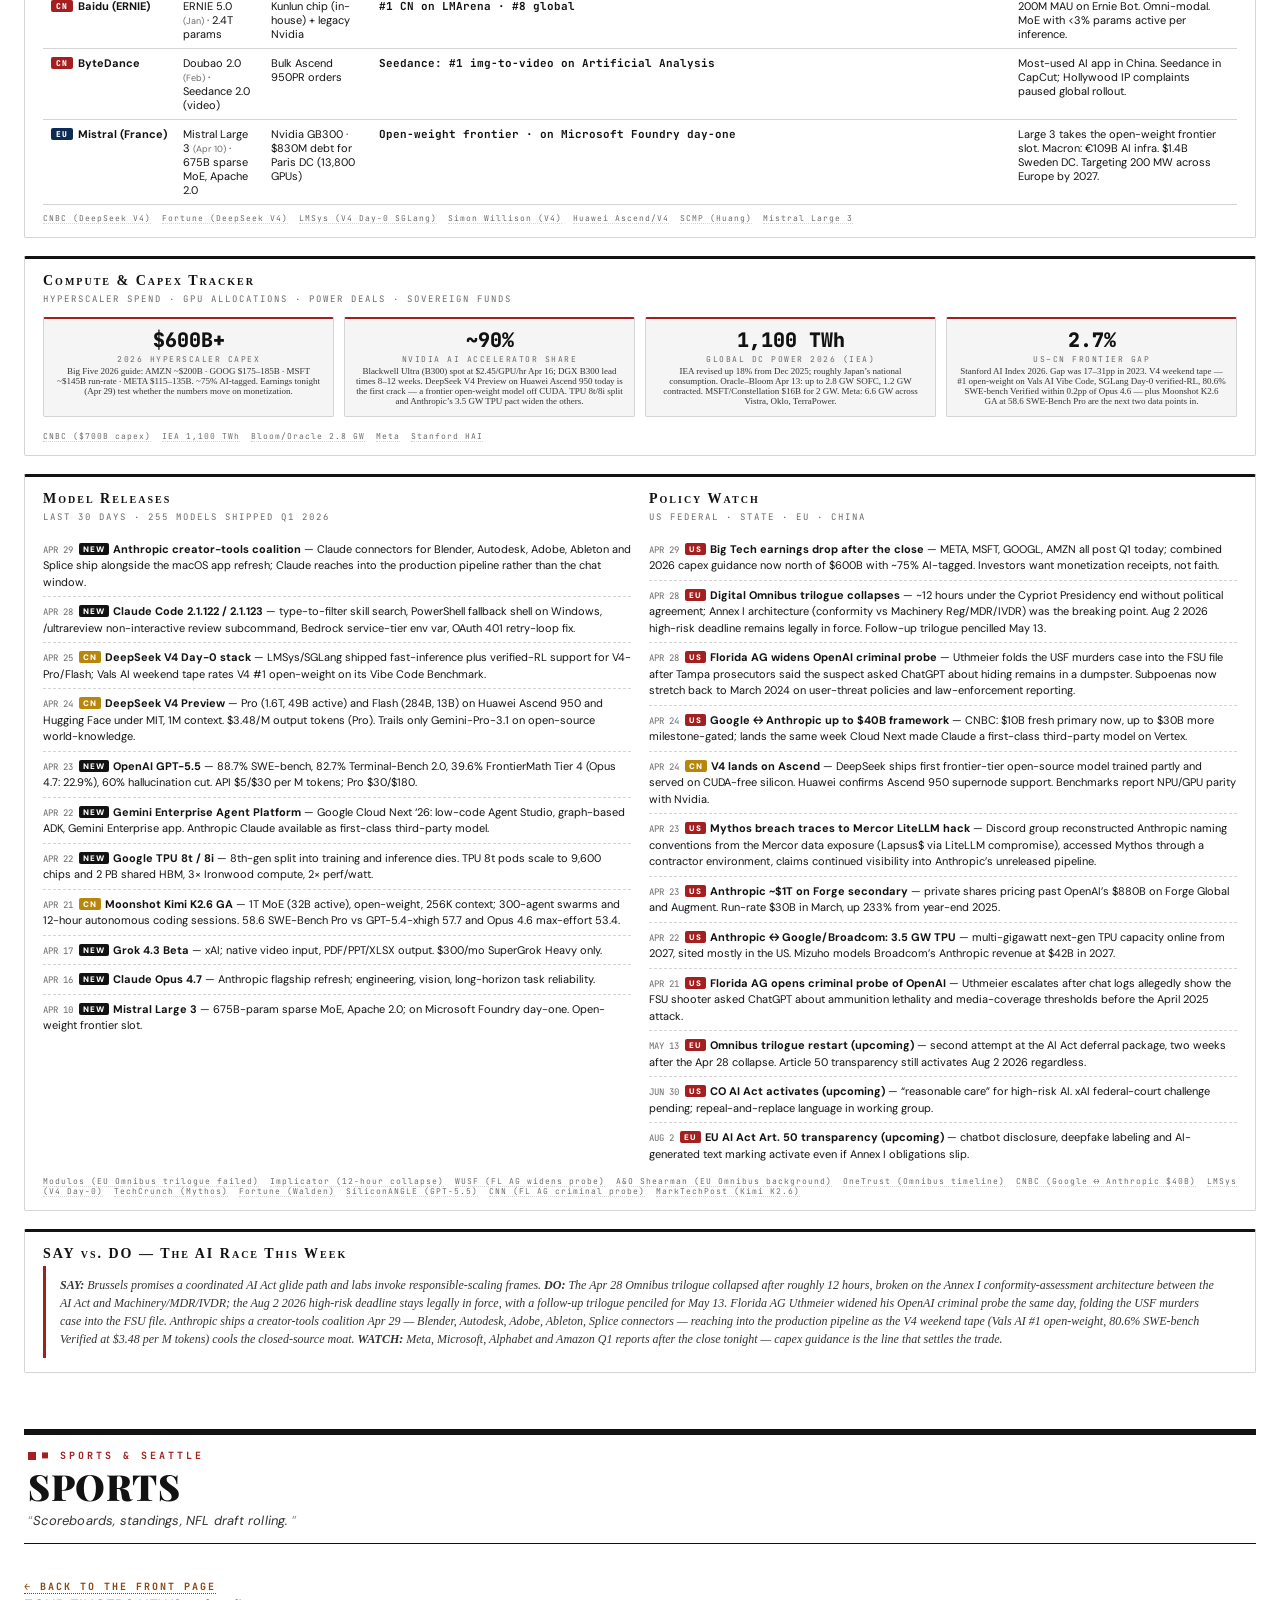
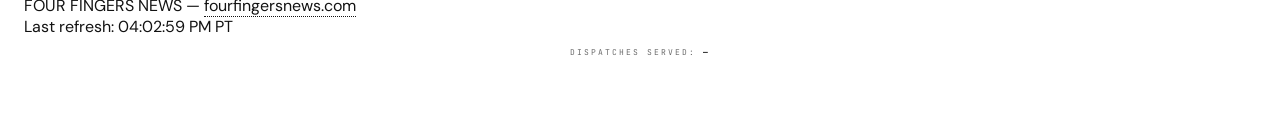
<file: ai.html>
<!DOCTYPE html>
<html lang="en">
<head>
<meta charset="UTF-8">
<meta name="viewport" content="width=device-width, initial-scale=1.0">
<meta http-equiv="Cache-Control" content="no-cache, no-store, must-revalidate"><meta http-equiv="Pragma" content="no-cache"><meta http-equiv="Expires" content="0">
<title>AI &amp; The Machine &mdash; Four Fingers News</title>
<meta name="description" content="AI tracker: US lab scorecard, China watch, compute & capex, model releases and policy.">
<meta name="theme-color" content="#0f1419">
<link rel="canonical" href="https://fourfingersnews.com/">
<meta property="og:type" content="website">
<meta property="og:site_name" content="Four Fingers News">
<meta property="og:title" content="AI &amp; The Machine &mdash; Four Fingers News">
<meta property="og:description" content="AI tracker: US lab scorecard, China watch, compute & capex, model releases and policy.">
<meta property="og:url" content="https://fourfingersnews.com/">
<meta name="twitter:card" content="summary_large_image">
<meta name="twitter:title" content="AI &amp; The Machine &mdash; Four Fingers News">
<meta name="twitter:description" content="AI tracker: US lab scorecard, China watch, compute & capex, model releases and policy.">
<link rel="icon" href="data:image/svg+xml,%3Csvg xmlns='http://www.w3.org/2000/svg' viewBox='0 0 64 64'%3E%3Crect x='14' y='10' width='36' height='44' rx='3' ry='3' fill='none' stroke='%23d4af37' stroke-width='3'/%3E%3Crect x='17' y='28' width='30' height='23' fill='%23b8860b' opacity='0.95'/%3E%3Crect x='17' y='28' width='30' height='3' fill='%23d4a017' opacity='0.9'/%3E%3Ccircle cx='40' cy='34' r='3' fill='%23fff8e7' opacity='0.55'/%3E%3C/svg%3E">
<link rel="stylesheet" href="assets/style.css?v=1777391998">
</head>
<body class="light-mode">

<div class="chyron" id="chyronBar">
  <div class="chyron-track" id="chyronTrack">
    <span class="chyron-item"><span class="chyron-label">&#9888;&#65039; IRAN WAR</span>Day <span class="iran-day-count">62</span> &bull; Hormuz shut &bull; Brent ~$113 / WTI ~$109 &bull; WPR clock 1 day &bull; Trump rejects Tehran&rsquo;s Hormuz offer</span>
    <span class="chyron-sep">&#9670;</span>
    <span class="chyron-item"><span class="chyron-label">MLB</span><span class="chyronMLB">Mariners 14-16 &bull; Wed: M&rsquo;s 5-3 over Twins at T-Mobile &bull; Took the Cardinals 3-2 last week at Busch &bull; Bats stringing it together at home &bull; Twins series wraps Thu</span></span>
    <span class="chyron-sep">&#9670;</span>
    <span class="chyron-item"><span class="chyronKraken"><span class="chyron-label">KRAKEN</span>Season over &bull; 34-34-11 (79 pts) &bull; 3rd straight playoff miss &bull; Ron Francis out as hockey ops prez &bull; GM search underway &bull; Stanley Cup Playoffs Round 1 in progress &mdash; Kraken watching from the couch again</span></span>
    <span class="chyron-sep">&#9670;</span>
    <span class="chyron-item"><span class="chyron-label">&#9971; PGA</span>Rory&rsquo;s back-to-back Masters in the books &bull; PGA Tour heads to RBC Heritage (Hilton Head) this week &bull; Scheffler defending &bull; Rory rumored for early-season LIV exhibition &mdash; PGA Tour silent</span>
    <span class="chyron-sep">&#9670;</span>
    <span class="chyron-item"><span class="chyron-label">NFL</span>Draft Rd 1&ndash;3 done &bull; Seahawks: RB Jadarian Price (Notre Dame) #32 &middot; S Bud Clark (TCU) #64 &middot; CB Julian Neal (Arkansas) #99 &mdash; back-half-of-the-secondary class, Clark a 15-INT ball-hawk &bull; Raiders QB Mendoza #1 overall &bull; Rams QB Ty Simpson #13 &bull; 9 OL in Rd 1 ties the record &bull; 4 Ohio St in the top 11 &bull; Rd 4&ndash;7 wrapped Sat</span>
    <span class="chyron-sep">&#9670;</span>
    <span class="chyron-item"><span class="chyron-label">&#128176; POLYMARKET</span>$200M+ traded on Iran war markets &bull; 50+ accounts under insider probe &bull; Congress demanding investigation &bull; Bets placed hours before ceasefire &bull; DOJ Thu charges Army SF MSgt Van Dyke (Fayetteville) &mdash; allegedly $400K on Maduro-raid contracts using classified info; 3 CEA counts + wire fraud + unlawful monetary transaction</span>
    <span class="chyron-sep">&#9670;</span>
    <span class="chyron-item"><span class="chyron-label">&#128308; HORMUZ</span>Seizure register: US Sun Apr 19 (Touska, Gulf of Oman) &bull; US Tue (Tifani, INDOPACOM) &bull; US Thu (Majestic X, Indian Ocean) &bull; US Sat Apr 25 (Sevan, Arabian Sea, off USS Pinckney) &bull; Iran Wed (Francesca + Epaminondas in the strait) &bull; Mon tracker: 16 vessels through vs ~60/day pre-war &bull; Sat tracker (MarineTraffic): just 1 transit in 12 hrs (Greek bulk carrier LB Energy) &bull; CENTCOM: 38 redirected since Apr 13 &bull; UN IMO flags ~20,000 seafarers stranded &bull; UKMTO threat level: critical &bull; Pentagon briefs Congress on six-month mine-clearance scenario</span>
    <span class="chyron-sep">&#9670;</span>
    <span class="chyron-item"><span class="chyron-label">&#128483; EPSTEIN</span>BONDI cuts deal with House Oversight &mdash; sits for deposition MAY 29 (contempt threat off the table after Mon no-show) &bull; SAME AFTERNOON: GAO opens formal review of DOJ&rsquo;s Epstein file release &mdash; redaction fail and what was withheld both in scope &bull; ACTING AG BLANCHE: DOJ &ldquo;has released everything the law requires&rdquo; &mdash; Congress disagrees; HR-4405 (Transparency Act) still live in House &bull; Fed judge tossed Trump&rsquo;s WSJ defamation suit over 50th-birthday letter (Trump &ldquo;nowhere close&rdquo; to &ldquo;actual malice&rdquo;) &bull; ZERO new US arrests despite 3.5M+ pages &bull; 43 victim names exposed in DOJ redaction fail &bull; Gates June testimony still on calendar</span>
    <span class="chyron-sep">&#9670;</span>
    <span class="chyron-item"><span class="chyron-label">&#127936; NBA</span>PLAYOFFS R1 &bull; Wed: ORL closes out DET in G5 &mdash; Magic advance to R2 &bull; Earlier Wed: BOS-PHI G5 in Boston (BOS led 3-1) &bull; SAS-POR series wraps (SAS led 3-1) &bull; LAL-HOU G5 in LA &bull; ATL-NYK G5, MIN-DEN G5 still on the board &bull; OKC-PHX G5 next</span>
    <span class="chyron-sep">&#9670;</span>
    <span class="chyron-item"><span class="chyron-label">&#128483; TRUMP</span>Mon: Cole Tomas Allen arraignment in DC fed court on firearm + assault-on-a-federal-officer counts; more charges expected &bull; Sun PM: WaPo/CNN report a note Allen sent family ~10 min before the WHCD attack &mdash; signed &ldquo;friendly federal assassin,&rdquo; ranks admin officials as targets &ldquo;from highest-ranking to lowest&rdquo; with an explicit exception for FBI Dir. Patel; investigators describe anti-Trump and anti-Christian rhetoric and grievances over detention-camp conditions; Allen wrote he does &ldquo;not expect forgiveness&rdquo; &bull; Sat 8:36 PM ET: armed man charges Secret Service line in WH Hilton lobby at the WHCD &mdash; Trump rushed off the dais; Vance, Hegseth, Rubio in the ballroom and moved out; one Secret Service agent shot at close range, vest stopped the round, suspect tackled. US Atty Pirro: 2 firearm counts + assault on a federal officer; arraignment Mon &bull; Sat AM to Fox&rsquo;s Aishah Hasnie: Witkoff &amp; Kushner NOT flying to Pakistan &mdash; &ldquo;we have all the cards&hellip; you&rsquo;re not going to be making any more 18-hour flights to sit around talking about nothing&rdquo;; Iran &ldquo;can call us anytime&rdquo; &bull; Sat Truth Social: &ldquo;tremendous infighting and confusion within their &lsquo;leadership.&rsquo; Nobody knows who is in charge, including them &hellip; we have all the cards, they have none! If they want to talk, all they have to do is call!!&rdquo; &bull; Sat reporters after the cancel: Iran &ldquo;within 10 minutes&hellip; gave us a new paper that was much better &hellip; a lot but not enough&rdquo;</span>
    <span class="chyron-sep">&#9670;</span>
    <span class="chyron-item"><span class="chyron-label">&#127777; CLIMATE</span>March 2026 hottest on record for Lower 48 &bull; Emperor penguins declared ENDANGERED &bull; Antarctic ice at record low &bull; Colorado St forecasts 13 named storms, 6 hurricanes for 2026 &bull; This is fine</span>
    <span class="chyron-sep">&#9670;</span>
    <span class="chyron-item"><span class="chyron-label">&#9962; POPE LEO XIV</span>In Equatorial Guinea &mdash; final leg of 11-day Africa tour &bull; Visited prison in Bata, told inmates &ldquo;you are not alone&rdquo; &bull; Open-air Mass in Malabo Thu, then home to Rome &bull; Tour hit Algeria &rarr; Cameroon &rarr; Angola &rarr; EQ &bull; Called out neocolonialism, corruption, extractivism across the continent &bull; 18,000 km covered</span>
    <span class="chyron-sep">&#9670;</span>
    <span class="chyron-item"><span class="chyron-label">&#127470;&#127481; ITALY</span>Meloni SUSPENDS auto-renewal of 2003 defense cooperation pact with Israel &mdash; announced Tue at Verona event &bull; Trigger: IDF fired warning shots at Italian UN peacekeeping convoy in Lebanon, damaged a vehicle &bull; Italy summoned Israel&rsquo;s ambassador &bull; Same day Trump trashed her in Corriere della Sera: &ldquo;I thought she had courage&rdquo; &bull; Israeli MFA pushes back: &ldquo;no security agreement with Italy&rdquo; &mdash; calls 2003 MoU empty &bull; Meloni also called Trump&rsquo;s attacks on Pope &ldquo;unacceptable&rdquo;</span>
    <span class="chyron-sep">&#9670;</span>
    <span class="chyron-item"><span class="chyron-label">&#127988;&#65039; CONGRESS</span>Reps. Tony Gonzales (R-TX) &amp; Eric Swalwell (D-CA) resigned &bull; Sudan enters YEAR 4 of war &mdash; UN humanitarian chief Fletcher: &ldquo;another year the world has failed the test of Sudan&rdquo; &bull; Maine lawmakers approve bill freezing new data centers until Nov 2027</span>
    <span class="chyron-sep">&#9670;</span>
    <span class="chyron-item"><span class="chyron-label">&#127473;&#127463; LEBANON</span>Three-week extension eight days old &bull; MON AM: IDF strikes Hezbollah sites in the Beqaa Valley &mdash; first Beqaa hit in ~3 weeks (Times of Israel) &bull; MON: Pres. Aoun to a southern delegation &mdash; negotiating with Israel &ldquo;is not betrayal&rdquo;; betrayal is &ldquo;those who take their country to war to serve foreign interests&rdquo; &bull; MON: HZ Sec-Gen Qassem rejects reported Beirut&ndash;Tel Aviv direct-talks plan as &ldquo;a grave sin&rdquo; &bull; MON AM: IDF kills Hussein Makled, head of Hezbollah intelligence HQ, in overnight Beirut precise strike &mdash; first Beirut hit since the Apr 19 extension began; HZ frames retaliation as &ldquo;legitimate response&rdquo; &bull; Western Galilee sirens Mon AM on suspected HZ drone &bull; Northern Israeli border-town mayors Sun PM: schools close from Tue, citing rocket and drone fire the ceasefire has not stopped &bull; FIRST IDF KIA INSIDE THE EXTENSION: Sgt. Idan Fooks, 19, killed Sun AM by Hezbollah explosive drone in Taybeh during tank repair &mdash; 6 wounded (4 serious incl. an officer, 1 moderate, 1 light); 2 follow-on drones at medevac, 1 intercepted, 1 detonated near responders; HZ takes credit, calls it response to truce violations &bull; Sun AM: IDF spox Adraee orders 7 villages N of the Litani to evacuate &mdash; will &ldquo;act forcefully&rdquo; vs HZ targets; strikes commence post-order, Kfar Tibnit hit with casualties (Lebanese state media) &bull; Netanyahu: HZ violations &ldquo;in practice, dismantling the ceasefire&rdquo; &bull; Sat: 2 Hezbollah projectiles at north (1 intercepted, 1 in open ground), sirens in Manara/Margaliot/Misgav Am &bull; IDF says six gunmen killed in Bint Jbeil exchange &bull; Netanyahu orders strikes &ldquo;with force&rdquo; &mdash; IDF hits Hezbollah-linked buildings in Haddatha, Zibqine, al-Sultaniyeh and Kherbet Selm, claims &ldquo;more than 15 eliminated&rdquo; (incl. three in a vehicle &ldquo;loaded with weapons&rdquo;) &bull; IAF intercepts &ldquo;suspicious aerial target&rdquo; over south Sat PM; Hezbollah downs IDF drone &bull; NNA: 4 killed on truck + motorcycle in Yohmor al-Shaqif (Nabatieh); 2 killed/17 wounded (women and children among the wounded) in Safad al-Battikh &bull; Lebanon Health Min: 6 killed across Sat strikes &bull; Sun PM: Pres. Aoun calls Litani-bridge strikes a &ldquo;dangerous escalation,&rdquo; an attempt &ldquo;to sever geographical connectivity&rdquo; between south Lebanon and the rest, obstructing humanitarian aid &bull; Sun PM: Hezbollah recasts the Taybeh hit as a roadside-bomb ambush on an 8-vehicle Israeli armored convoy moving Taybeh&rarr;Deir Seryan, claims 4 Merkavas destroyed/set ablaze; IDF count unchanged at 1 KIA + 6 wounded &bull; Scope on paper still: halt to strikes, IDF withdrawal, prisoner release, LAF deployment, reconstruction &bull; Hezbollah still rejects the track</span>
    <span class="chyron-sep">&#9670;</span>
    <span class="chyron-item"><span class="chyron-label">&#127916;&#65039; MEDIA</span>WBD shareholders Thu approve the $110B Paramount Skydance merger &mdash; $31/share values Warner Bros. Discovery at ~$77B &bull; Combines HBO Max, CNN, TBS, TNT, and the Warner Bros. film studio into the Paramount Skydance stack &bull; Regulatory review next in Washington (DOJ subpoenas sent late Mar on studio output, content rights, streaming, theaters) and London &bull; Both boards had endorsed unanimously</span>
    <span class="chyron-sep">&#9670;</span>
    <span class="chyron-item"><span class="chyron-label">&#128200; MARKETS</span>WED FOMC: holds 3.50&ndash;3.75% on an 8&ndash;4 vote &mdash; FOUR DISSENTS, widest split since 1992 &bull; Powell: inflation read &ldquo;the noisiest data in a decade,&rdquo; labor &ldquo;still arguably full employment&rdquo; &bull; Wed close: S&amp;P 7,135.95 (&minus;0.04%) &bull; Brent settles ~$113, WTI ~$109 on Trump&rsquo;s Hormuz-offer rejection &bull; National gas $4.27 &bull; Mag-7 earnings still loading the wk &bull; DOJ probe of Powell dropped earlier; Warsh runway open</span>
    <span class="chyron-sep">&#9670;</span>
    <span class="chyron-item"><span class="chyron-label">QUANTUM</span>Quantinuum hits 94 logical qubits from 98 physical &bull; Error correction at break-even &bull; Q-Day estimates lurch to ~2030 &bull; China&rsquo;s 3,700km quantum network live &bull; Google Willow 13,000x advantage &bull; $38B global spend</span>
    <span class="chyron-sep">&#9670;</span>
    <span class="chyron-item"><span class="chyron-label">&#9943;&#65039; TRUTH</span>Trump Thu AM: Navy &ldquo;to shoot and kill any boat&rdquo; laying mines in Hormuz, &ldquo;no hesitation&rdquo; &bull; Minesweepers &ldquo;tripled up&rdquo; &bull; Frame: &ldquo;total control,&rdquo; strait &ldquo;Sealed up Tight&rdquo; &bull; &ldquo;No ship can enter or leave without the approval of the United States Navy... until such time as Iran is able to make a DEAL&rdquo;</span>
    <span class="chyron-sep">&#9670;</span>
    <span class="chyron-item"><span class="chyron-label">&#128138; HEALTH</span>73% of Americans say insurer delays/denials are major problem &bull; Sheer Health launching to fight insurance battles &bull; AbbVie + Genentech joining White House discount drug site</span>
    <span class="chyron-sep">&#9670;</span>
    <span class="chyron-item"><span class="chyron-label">&#9878; ANTITRUST</span>Federal jury finds Live Nation ILLEGALLY MONOPOLIZED US concert ticketing &bull; 30+ states brought case without DOJ support &bull; Consumer refunds possible &bull; Ticketmaster dominance confirmed in court</span>
    <span class="chyron-sep">&#9670;</span>
    <span class="chyron-item"><span class="chyron-label">GAS</span><span id="chyronGas1">Seattle avg: loading...</span></span>
    <span class="chyron-sep">&#9670;</span>
    <span class="chyron-item"><span class="chyron-label">&#9981; GAS</span><span id="chyronGasNatl">Nat'l avg: loading...</span></span>
    <span class="chyron-sep">&#9670;</span>
    <span class="chyron-item"><span class="chyron-label">&#9888;&#65039; IRAN WAR</span>Day <span class="iran-day-count">62</span> &bull; Hormuz shut &bull; Brent ~$113 / WTI ~$109 &bull; WPR clock 1 day &bull; Trump rejects Tehran&rsquo;s Hormuz offer</span>
    <span class="chyron-sep">&#9670;</span>
    <span class="chyron-item"><span class="chyron-label">MLB</span><span class="chyronMLB">Mariners 14-16 &bull; Wed: M&rsquo;s 5-3 over Twins at T-Mobile &bull; Took the Cardinals 3-2 last week at Busch &bull; Bats stringing it together at home &bull; Twins series wraps Thu</span></span>
    <span class="chyron-sep">&#9670;</span>
    <span class="chyron-item"><span class="chyronKraken"><span class="chyron-label">KRAKEN</span>Season over &bull; 34-34-11 (79 pts) &bull; 3rd straight playoff miss &bull; Ron Francis out as hockey ops prez &bull; GM search underway &bull; Stanley Cup Playoffs Round 1 in progress &mdash; Kraken watching from the couch again</span></span>
    <span class="chyron-sep">&#9670;</span>
    <span class="chyron-item"><span class="chyron-label">&#9971; PGA</span>Rory&rsquo;s back-to-back Masters in the books &bull; PGA Tour heads to RBC Heritage (Hilton Head) this week &bull; Scheffler defending &bull; Rory rumored for early-season LIV exhibition &mdash; PGA Tour silent</span>
    <span class="chyron-sep">&#9670;</span>
    <span class="chyron-item"><span class="chyron-label">NFL</span>Draft Rd 1&ndash;3 done &bull; Seahawks: RB Jadarian Price (Notre Dame) #32 &middot; S Bud Clark (TCU) #64 &middot; CB Julian Neal (Arkansas) #99 &mdash; back-half-of-the-secondary class, Clark a 15-INT ball-hawk &bull; Raiders QB Mendoza #1 overall &bull; Rams QB Ty Simpson #13 &bull; 9 OL in Rd 1 ties the record &bull; 4 Ohio St in the top 11 &bull; Rd 4&ndash;7 wrapped Sat</span>
    <span class="chyron-sep">&#9670;</span>
    <span class="chyron-item"><span class="chyron-label">&#128176; POLYMARKET</span>$200M+ traded on Iran war markets &bull; 50+ accounts under insider probe &bull; Congress demanding investigation &bull; Bets placed hours before ceasefire &bull; DOJ Thu charges Army SF MSgt Van Dyke (Fayetteville) &mdash; allegedly $400K on Maduro-raid contracts using classified info; 3 CEA counts + wire fraud + unlawful monetary transaction</span>
    <span class="chyron-sep">&#9670;</span>
    <span class="chyron-item"><span class="chyron-label">&#128308; HORMUZ</span>Seizure register: US Sun Apr 19 (Touska, Gulf of Oman) &bull; US Tue (Tifani, INDOPACOM) &bull; US Thu (Majestic X, Indian Ocean) &bull; US Sat Apr 25 (Sevan, Arabian Sea, off USS Pinckney) &bull; Iran Wed (Francesca + Epaminondas in the strait) &bull; Mon tracker: 16 vessels through vs ~60/day pre-war &bull; Sat tracker (MarineTraffic): just 1 transit in 12 hrs (Greek bulk carrier LB Energy) &bull; CENTCOM: 38 redirected since Apr 13 &bull; UN IMO flags ~20,000 seafarers stranded &bull; UKMTO threat level: critical &bull; Pentagon briefs Congress on six-month mine-clearance scenario</span>
    <span class="chyron-sep">&#9670;</span>
    <span class="chyron-item"><span class="chyron-label">&#128483; EPSTEIN</span>BONDI cuts deal with House Oversight &mdash; sits for deposition MAY 29 (contempt threat off the table after Mon no-show) &bull; SAME AFTERNOON: GAO opens formal review of DOJ&rsquo;s Epstein file release &mdash; redaction fail and what was withheld both in scope &bull; ACTING AG BLANCHE: DOJ &ldquo;has released everything the law requires&rdquo; &mdash; Congress disagrees; HR-4405 (Transparency Act) still live in House &bull; Fed judge tossed Trump&rsquo;s WSJ defamation suit over 50th-birthday letter (Trump &ldquo;nowhere close&rdquo; to &ldquo;actual malice&rdquo;) &bull; ZERO new US arrests despite 3.5M+ pages &bull; 43 victim names exposed in DOJ redaction fail &bull; Gates June testimony still on calendar</span>
    <span class="chyron-sep">&#9670;</span>
    <span class="chyron-item"><span class="chyron-label">&#127936; NBA</span>PLAYOFFS R1 &bull; Wed: ORL closes out DET in G5 &mdash; Magic advance to R2 &bull; Earlier Wed: BOS-PHI G5 in Boston (BOS led 3-1) &bull; SAS-POR series wraps (SAS led 3-1) &bull; LAL-HOU G5 in LA &bull; ATL-NYK G5, MIN-DEN G5 still on the board &bull; OKC-PHX G5 next</span>
    <span class="chyron-sep">&#9670;</span>
    <span class="chyron-item"><span class="chyron-label">&#128483; TRUMP</span>Mon: Cole Tomas Allen arraignment in DC fed court on firearm + assault-on-a-federal-officer counts; more charges expected &bull; Sun PM: WaPo/CNN report a note Allen sent family ~10 min before the WHCD attack &mdash; signed &ldquo;friendly federal assassin,&rdquo; ranks admin officials as targets &ldquo;from highest-ranking to lowest&rdquo; with an explicit exception for FBI Dir. Patel; investigators describe anti-Trump and anti-Christian rhetoric and grievances over detention-camp conditions; Allen wrote he does &ldquo;not expect forgiveness&rdquo; &bull; Sat 8:36 PM ET: armed man charges Secret Service line in WH Hilton lobby at the WHCD &mdash; Trump rushed off the dais; Vance, Hegseth, Rubio in the ballroom and moved out; one Secret Service agent shot at close range, vest stopped the round, suspect tackled. US Atty Pirro: 2 firearm counts + assault on a federal officer; arraignment Mon &bull; Sat AM to Fox&rsquo;s Aishah Hasnie: Witkoff &amp; Kushner NOT flying to Pakistan &mdash; &ldquo;we have all the cards&hellip; you&rsquo;re not going to be making any more 18-hour flights to sit around talking about nothing&rdquo;; Iran &ldquo;can call us anytime&rdquo; &bull; Sat Truth Social: &ldquo;tremendous infighting and confusion within their &lsquo;leadership.&rsquo; Nobody knows who is in charge, including them &hellip; we have all the cards, they have none! If they want to talk, all they have to do is call!!&rdquo; &bull; Sat reporters after the cancel: Iran &ldquo;within 10 minutes&hellip; gave us a new paper that was much better &hellip; a lot but not enough&rdquo;</span>
    <span class="chyron-sep">&#9670;</span>
    <span class="chyron-item"><span class="chyron-label">&#127777; CLIMATE</span>March 2026 hottest on record for Lower 48 &bull; Emperor penguins declared ENDANGERED &bull; Antarctic ice at record low &bull; Colorado St forecasts 13 named storms, 6 hurricanes for 2026 &bull; This is fine</span>
    <span class="chyron-sep">&#9670;</span>
    <span class="chyron-item"><span class="chyron-label">&#9962; POPE LEO XIV</span>In Equatorial Guinea &mdash; final leg of 11-day Africa tour &bull; Visited prison in Bata, told inmates &ldquo;you are not alone&rdquo; &bull; Open-air Mass in Malabo Thu, then home to Rome &bull; Tour hit Algeria &rarr; Cameroon &rarr; Angola &rarr; EQ &bull; Called out neocolonialism, corruption, extractivism across the continent &bull; 18,000 km covered</span>
    <span class="chyron-sep">&#9670;</span>
    <span class="chyron-item"><span class="chyron-label">&#127470;&#127481; ITALY</span>Meloni SUSPENDS auto-renewal of 2003 defense cooperation pact with Israel &mdash; announced Tue at Verona event &bull; Trigger: IDF fired warning shots at Italian UN peacekeeping convoy in Lebanon, damaged a vehicle &bull; Italy summoned Israel&rsquo;s ambassador &bull; Same day Trump trashed her in Corriere della Sera: &ldquo;I thought she had courage&rdquo; &bull; Israeli MFA pushes back: &ldquo;no security agreement with Italy&rdquo; &mdash; calls 2003 MoU empty &bull; Meloni also called Trump&rsquo;s attacks on Pope &ldquo;unacceptable&rdquo;</span>
    <span class="chyron-sep">&#9670;</span>
    <span class="chyron-item"><span class="chyron-label">&#127988;&#65039; CONGRESS</span>Reps. Tony Gonzales (R-TX) &amp; Eric Swalwell (D-CA) resigned &bull; Sudan enters YEAR 4 of war &mdash; UN humanitarian chief Fletcher: &ldquo;another year the world has failed the test of Sudan&rdquo; &bull; Maine lawmakers approve bill freezing new data centers until Nov 2027</span>
    <span class="chyron-sep">&#9670;</span>
    <span class="chyron-item"><span class="chyron-label">&#127473;&#127463; LEBANON</span>Three-week extension eight days old &bull; MON AM: IDF strikes Hezbollah sites in the Beqaa Valley &mdash; first Beqaa hit in ~3 weeks (Times of Israel) &bull; MON: Pres. Aoun to a southern delegation &mdash; negotiating with Israel &ldquo;is not betrayal&rdquo;; betrayal is &ldquo;those who take their country to war to serve foreign interests&rdquo; &bull; MON: HZ Sec-Gen Qassem rejects reported Beirut&ndash;Tel Aviv direct-talks plan as &ldquo;a grave sin&rdquo; &bull; MON AM: IDF kills Hussein Makled, head of Hezbollah intelligence HQ, in overnight Beirut precise strike &mdash; first Beirut hit since the Apr 19 extension began; HZ frames retaliation as &ldquo;legitimate response&rdquo; &bull; Western Galilee sirens Mon AM on suspected HZ drone &bull; Northern Israeli border-town mayors Sun PM: schools close from Tue, citing rocket and drone fire the ceasefire has not stopped &bull; FIRST IDF KIA INSIDE THE EXTENSION: Sgt. Idan Fooks, 19, killed Sun AM by Hezbollah explosive drone in Taybeh during tank repair &mdash; 6 wounded (4 serious incl. an officer, 1 moderate, 1 light); 2 follow-on drones at medevac, 1 intercepted, 1 detonated near responders; HZ takes credit, calls it response to truce violations &bull; Sun AM: IDF spox Adraee orders 7 villages N of the Litani to evacuate &mdash; will &ldquo;act forcefully&rdquo; vs HZ targets; strikes commence post-order, Kfar Tibnit hit with casualties (Lebanese state media) &bull; Netanyahu: HZ violations &ldquo;in practice, dismantling the ceasefire&rdquo; &bull; Sat: 2 Hezbollah projectiles at north (1 intercepted, 1 in open ground), sirens in Manara/Margaliot/Misgav Am &bull; IDF says six gunmen killed in Bint Jbeil exchange &bull; Netanyahu orders strikes &ldquo;with force&rdquo; &mdash; IDF hits Hezbollah-linked buildings in Haddatha, Zibqine, al-Sultaniyeh and Kherbet Selm, claims &ldquo;more than 15 eliminated&rdquo; (incl. three in a vehicle &ldquo;loaded with weapons&rdquo;) &bull; IAF intercepts &ldquo;suspicious aerial target&rdquo; over south Sat PM; Hezbollah downs IDF drone &bull; NNA: 4 killed on truck + motorcycle in Yohmor al-Shaqif (Nabatieh); 2 killed/17 wounded (women and children among the wounded) in Safad al-Battikh &bull; Lebanon Health Min: 6 killed across Sat strikes &bull; Sun PM: Pres. Aoun calls Litani-bridge strikes a &ldquo;dangerous escalation,&rdquo; an attempt &ldquo;to sever geographical connectivity&rdquo; between south Lebanon and the rest, obstructing humanitarian aid &bull; Sun PM: Hezbollah recasts the Taybeh hit as a roadside-bomb ambush on an 8-vehicle Israeli armored convoy moving Taybeh&rarr;Deir Seryan, claims 4 Merkavas destroyed/set ablaze; IDF count unchanged at 1 KIA + 6 wounded &bull; Scope on paper still: halt to strikes, IDF withdrawal, prisoner release, LAF deployment, reconstruction &bull; Hezbollah still rejects the track</span>
    <span class="chyron-sep">&#9670;</span>
    <span class="chyron-item"><span class="chyron-label">&#127916;&#65039; MEDIA</span>WBD shareholders Thu approve the $110B Paramount Skydance merger &mdash; $31/share values Warner Bros. Discovery at ~$77B &bull; Combines HBO Max, CNN, TBS, TNT, and the Warner Bros. film studio into the Paramount Skydance stack &bull; Regulatory review next in Washington (DOJ subpoenas sent late Mar on studio output, content rights, streaming, theaters) and London &bull; Both boards had endorsed unanimously</span>
    <span class="chyron-sep">&#9670;</span>
    <span class="chyron-item"><span class="chyron-label">&#128200; MARKETS</span>WED FOMC: holds 3.50&ndash;3.75% on an 8&ndash;4 vote &mdash; FOUR DISSENTS, widest split since 1992 &bull; Powell: inflation read &ldquo;the noisiest data in a decade,&rdquo; labor &ldquo;still arguably full employment&rdquo; &bull; Wed close: S&amp;P 7,135.95 (&minus;0.04%) &bull; Brent settles ~$113, WTI ~$109 on Trump&rsquo;s Hormuz-offer rejection &bull; National gas $4.27 &bull; Mag-7 earnings still loading the wk &bull; DOJ probe of Powell dropped earlier; Warsh runway open</span>
    <span class="chyron-sep">&#9670;</span>
    <span class="chyron-item"><span class="chyron-label">QUANTUM</span>Quantinuum hits 94 logical qubits from 98 physical &bull; Error correction at break-even &bull; Q-Day estimates lurch to ~2030 &bull; China&rsquo;s 3,700km quantum network live &bull; Google Willow 13,000x advantage &bull; $38B global spend</span>
    <span class="chyron-sep">&#9670;</span>
    <span class="chyron-item"><span class="chyron-label">&#9943;&#65039; TRUTH</span>Trump Thu AM: Navy &ldquo;to shoot and kill any boat&rdquo; laying mines in Hormuz, &ldquo;no hesitation&rdquo; &bull; Minesweepers &ldquo;tripled up&rdquo; &bull; Frame: &ldquo;total control,&rdquo; strait &ldquo;Sealed up Tight&rdquo; &bull; &ldquo;No ship can enter or leave without the approval of the United States Navy... until such time as Iran is able to make a DEAL&rdquo;</span>
    <span class="chyron-sep">&#9670;</span>
    <span class="chyron-item"><span class="chyron-label">&#128138; HEALTH</span>73% of Americans say insurer delays/denials are major problem &bull; Sheer Health launching to fight insurance battles &bull; AbbVie + Genentech joining White House discount drug site</span>
    <span class="chyron-sep">&#9670;</span>
    <span class="chyron-item"><span class="chyron-label">&#9878; ANTITRUST</span>Federal jury finds Live Nation ILLEGALLY MONOPOLIZED US concert ticketing &bull; 30+ states brought case without DOJ support &bull; Consumer refunds possible &bull; Ticketmaster dominance confirmed in court</span>
    <span class="chyron-sep">&#9670;</span>
    <span class="chyron-item"><span class="chyron-label">GAS</span><span id="chyronGas2">Seattle avg: loading...</span></span>
    <span class="chyron-sep">&#9670;</span>
    <span class="chyron-item"><span class="chyron-label">&#9981; GAS</span><span id="chyronGasNatl2">Nat'l avg: loading...</span></span>
    <span class="chyron-sep">&#9670;</span>
  </div>
</div>

<div class="bg-grid"></div>

<div class="particles" id="particles"></div>

<div class="main">

  <!-- ═══ HEADER ═══ -->
    <!-- &#9552;&#9552;&#9552; HEADER &#9552;&#9552;&#9552; -->
  <header class="header">
    <div class="header-left">
      <!-- whiskey-glass mark Ã¢ÂÂ distillery palette -->
      <svg width="52" height="52" viewBox="0 0 64 64" style="flex-shrink:0;margin-right:14px;filter:drop-shadow(0 2px 6px rgba(0,0,0,0.5)) drop-shadow(0 0 10px rgba(212,160,23,0.35));" aria-hidden="true">
        <defs>
          <linearGradient id="whiskey" x1="0" y1="0" x2="0" y2="1">
            <stop offset="0%" stop-color="#d4a017"/>
            <stop offset="50%" stop-color="#b8860b"/>
            <stop offset="100%" stop-color="#8b5a0a"/>
          </linearGradient>
          <linearGradient id="glass" x1="0" y1="0" x2="0" y2="1">
            <stop offset="0%" stop-color="#d4af37"/>
            <stop offset="100%" stop-color="#b87333"/>
          </linearGradient>
        </defs>
        <rect x="14" y="10" width="36" height="44" rx="3" ry="3" fill="none" stroke="url(#glass)" stroke-width="2.5"/>
        <rect x="17" y="28" width="30" height="23" fill="url(#whiskey)" opacity="0.95"/>
        <rect x="17" y="28" width="30" height="2.5" fill="#f0c64a" opacity="0.85"/>
        <circle cx="40" cy="35" r="3" fill="#fff8e7" opacity="0.55"/>
        <circle cx="36" cy="42" r="1.6" fill="#fff8e7" opacity="0.4"/>
        <line x1="22" y1="51" x2="42" y2="51" stroke="#fff8e7" stroke-width="0.6" opacity="0.3"/>
      </svg>
      <div>
        <div class="header-title" style="font-family:Georgia,'Playfair Display',serif;letter-spacing:2px;">FOUR FINGERS NEWS</div>
        <div class="header-subtitle" id="ffnTagline">THE NEWS, NEAT.</div>
      </div>
    </div>
    <script>
      // Tagline rotator Ã¢ÂÂ keeps all the contenders in circulation
      (function(){
        var taglines = [
          'THE NEWS, NEAT.',
          'POUR FIRST. READ SECOND.',
          'TWO FINGERS FOR THE MARKETS, TWO FOR THE POLITICS.',
          'EVERYTHING THAT MATTERS. MOST OF IT DOESN&rsquo;T.',
          'HARD NEWS. SOFT IRONY. ROCKS OPTIONAL.',
          'SERVED NEAT. NEVER WATERED DOWN.',
          'NO ICE. NO CHASER. NO SPIN.'
        ];
        var i = 0;
        var el = document.getElementById('ffnTagline');
        if(!el) return;
        // pick a random starting tagline so it&rsquo;s different each pageload
        i = Math.floor(Math.random() * taglines.length);
        el.innerHTML = taglines[i];
        setInterval(function(){
          i = (i + 1) % taglines.length;
          el.style.opacity = '0';
          setTimeout(function(){
            el.innerHTML = taglines[i];
            el.style.opacity = '';
          }, 350);
        }, 9000);
      })();
    </script>
    <div class="header-right">
      <div class="live-indicator">
        <div class="live-dot"></div>
        LIVE
      </div>
      <div>
        <div class="clock" id="clock">--:--:-- --</div>
        <div class="clock-date" id="clockDate">---</div>
      </div>
    </div>
  </header>

  <!-- ═══ SECTION NAV ═══ -->
  <nav class="section-nav">
    <div class="section-nav-inner">
      <a href="index.html">Home</a>
      <a href="iran.html">Iran War</a>
      <a href="lebanon.html">Lebanon</a>
      <a href="troops.html">Troops</a>
      <a href="politics.html">Politics</a>
      <a href="markets.html">Markets</a>
      <a href="ai.html" class="active">AI</a>
      <a href="quantum.html">Quantum</a>
      <a href="rapture.html">Rapture</a>
      <a href="sports.html">Sports</a>
      <a href="epstein.html">Epstein</a>
      <a href="wildcard.html">Wild Card</a>
      <a href="pour.html">The Pour</a>
      <a href="watch.html">Watch</a>
    </div>
  </nav>

<div class="lan-page-masthead">
    <div class="lpm-tag">&#9632; THE RACE</div>
    <div class="lpm-name">AI &amp; The Machine</div>
    <div class="lpm-kicker">US labs, China watch, compute &amp; capex, model releases, policy. The race nobody is winning gracefully.</div>
  </div>
  <!-- Ã¢ÂÂÃ¢ÂÂÃ¢ÂÂ AI & THE MACHINE Ã¢ÂÂÃ¢ÂÂÃ¢ÂÂ -->
  <!-- AUTO-UPDATED BY: ai-beat (daily) -->
  <!-- EDIT TARGETS: #aiUpdated, #aiLabRows, #aiIntlRows, #aiCapexCards, #aiReleasesFeed, #aiPolicyFeed, #aiNarrative -->
  <div class="section-anchor" id="section-ai"></div>
  <div class="lan-masthead">
    <div class="lm-tag">&#9632; THE RACE &middot; DOMESTIC + INTERNATIONAL &middot; COMPUTE &middot; POLICY</div>
    <div class="lm-name">AI &amp; THE MACHINE</div>
    <div class="lm-kicker">$690B in capex. Five frontier labs. Two superpowers. The receipts.</div>
  </div>

  

  <div id="aiSection">
    <div class="ai-dateline">AS OF: <span id="aiUpdated">Wed Apr 29 &middot; 10:00 PT</span></div>

    <!-- Ã¢ÂÂÃ¢ÂÂ PANEL 1: US LAB SCORECARD Ã¢ÂÂÃ¢ÂÂ -->
    <div class="ai-panel">
      <div class="ai-panel-title">Lab Scorecard &mdash; Domestic</div>
      <div class="ai-panel-sub">FRONTIER LABS &middot; FLAGSHIP MODELS &middot; CAPITAL &middot; HEADCOUNT &middot; SAFETY POSTURE</div>
      <table>
        <thead>
          <tr>
            <th>LAB</th>
            <th>FLAGSHIP</th>
            <th>VALUATION / CAPEX</th>
            <th>HEADCOUNT</th>
            <th>SAFETY POSTURE</th>
          </tr>
        </thead>
        <tbody id="aiLabRows">
          <tr>
            <td class="ai-lab"><span class="ai-badge us">US</span>Anthropic</td>
            <td>Claude Opus 4.7 <span style="font-size:9px;color:var(--text-muted);">(Apr 16)</span> &middot; Mythos Preview (Apr 7, withheld)</td>
            <td class="ai-val">$380B primary &middot; ~$1T Forge &middot; +$40B Google framework</td>
            <td class="ai-val">~1,500</td>
            <td>Apr 29 launches a creator-tools coalition &mdash; Blender, Autodesk, Adobe, Ableton, Splice connectors land Claude inside the production pipeline alongside the macOS app refresh. Google&rsquo;s up-to-$40B framework from Apr 24 ($10B fresh primary, up to $30B milestone-gated) holds, the week Cloud Next made Claude first-class on Vertex. Mythos Preview &mdash; the cyber-capable model Anthropic called too dangerous to ship &mdash; remains accessible to a Discord group that reconstructed Anthropic naming conventions from a Mercor LiteLLM breach and walked through a contractor endpoint. Forge still marks Anthropic near $1T on a $30B run-rate.</td>
          </tr>
          <tr>
            <td class="ai-lab"><span class="ai-badge us">US</span>OpenAI</td>
            <td>GPT-5.5 <span style="font-size:9px;color:var(--text-muted);">(Apr 23)</span> &middot; GPT-Rosalind (Apr 16)</td>
            <td class="ai-val">~$880B Forge &middot; $122B raised</td>
            <td class="ai-val">~7,700</td>
            <td>GPT-5.5 shipped to ChatGPT subscribers Apr 23 and the API Apr 24, six weeks after GPT-5.4: 88.7% SWE-bench, 82.7% Terminal-Bench 2.0, 39.6% FrontierMath Tier 4 (vs Opus 4.7&rsquo;s 22.9%), 60% hallucination cut. API at $5/$30 per M tokens; Pro at $30/$180. Florida AG Uthmeier expanded the criminal probe Apr 28 to fold in the USF murders case &mdash; suspect allegedly consulted ChatGPT on hiding remains &mdash; on top of the FSU subpoenas served Apr 21.</td>
          </tr>
          <tr>
            <td class="ai-lab"><span class="ai-badge us">US</span>Google DeepMind</td>
            <td>Gemini 3.1 Ultra <span style="font-size:9px;color:var(--text-muted);">(Feb 19)</span></td>
            <td class="ai-val">$175&ndash;185B capex (Alphabet)</td>
            <td class="ai-val">~6,000&ndash;8,200</td>
            <td>Cloud Next &lsquo;26 (Apr 22) unified the Gemini Enterprise Agent Platform &mdash; low-code Agent Studio, graph-based ADK, Anthropic Claude as first-class third-party model. 8th-gen TPU split into TPU 8t (training, 9,600-chip pods, 2 PB HBM, 3&times; Ironwood compute) and TPU 8i (inference, 2&times; perf/watt). $750M partner fund attached. Gemini-Pro-3.1 is the sole closed model above DeepSeek V4 Preview on open-source benchmarks.</td>
          </tr>
          <tr>
            <td class="ai-lab"><span class="ai-badge us">US</span>xAI</td>
            <td>Grok 4.3 Beta <span style="font-size:9px;color:var(--text-muted);">(Apr 17)</span> &middot; Grok 5 training wraps late Apr</td>
            <td class="ai-val">$20B round Apr 2026</td>
            <td class="ai-val">~3,000 (Memphis)</td>
            <td>Colossus 2 is slated to hit 1.5 GW and 550k+ Blackwell GPUs by end-April; Grok 5 primary training run wraps then, with public beta pegged Q2. SpaceX holds a $60B option on Cursor (Apr 21) with a $10B partnership floor. No public RSP or safety framework. CO AI Act challenge filed Apr 9 still pending (Jun 30 activation).</td>
          </tr>
          <tr>
            <td class="ai-lab"><span class="ai-badge us">US</span>Meta AI</td>
            <td>Llama 4 Scout/Maverick <span style="font-size:9px;color:var(--text-muted);">(Apr)</span> &middot; Muse Spark (proprietary, Apr 8)</td>
            <td class="ai-val">$115&ndash;135B capex 2026</td>
            <td class="ai-val">20%+ layoffs mulled</td>
            <td>First proprietary model (Muse Spark) from new Superintelligence Labs. No formal safety framework disclosed. Barclays models Meta FCF down near 90% in 2026 on capex.</td>
          </tr>
        </tbody>
      </table>
      <div class="ai-src">
        <a href="https://www.cnbc.com/2026/04/24/google-to-invest-up-to-40-billion-in-anthropic-as-search-giant-spreads-its-ai-bets.html" target="_blank">CNBC (Google +$40B Anthropic)</a>
        <a href="https://openai.com/index/introducing-gpt-5-5/" target="_blank">OpenAI (GPT-5.5)</a>
        <a href="https://techcrunch.com/2026/04/23/openai-chatgpt-gpt-5-5-ai-model-superapp/" target="_blank">TechCrunch (GPT-5.5)</a>
        <a href="https://techcrunch.com/2026/04/21/unauthorized-group-has-gained-access-to-anthropics-exclusive-cyber-tool-mythos-report-claims/" target="_blank">TechCrunch (Mythos breach)</a>
        <a href="https://fortune.com/2026/04/23/anthropic-mythos-ai-cybersecurity-critical-infrastructure-kemba-walden/" target="_blank">Fortune (Walden)</a>
        <a href="https://cloud.google.com/blog/products/ai-machine-learning/the-new-gemini-enterprise-one-platform-for-agent-development" target="_blank">Google Cloud (Gemini Enterprise)</a>
        <a href="https://www.bloomberg.com/news/articles/2026-04-22/musk-makes-60-billion-gamble-after-xai-slips-behind-in-coding" target="_blank">Bloomberg (SpaceX/Cursor)</a>
      </div>
    </div>

    <!-- Ã¢ÂÂÃ¢ÂÂ PANEL 2: CHINA + INTERNATIONAL WATCH Ã¢ÂÂÃ¢ÂÂ -->
    <div class="ai-panel">
      <div class="ai-panel-title">China &amp; International Watch</div>
      <div class="ai-panel-sub">FRONTIER LABS &middot; CHIP ACCESS &middot; BENCHMARKS &middot; GOVERNMENT SUPPORT</div>
      <table>
        <thead>
          <tr>
            <th>LAB</th>
            <th>FLAGSHIP</th>
            <th>CHIP ACCESS</th>
            <th>BENCHMARK</th>
            <th>NOTES</th>
          </tr>
        </thead>
        <tbody id="aiIntlRows">
          <tr>
            <td class="ai-lab"><span class="ai-badge cn">CN</span>DeepSeek</td>
            <td>V4 Preview <span style="font-size:9px;color:var(--text-muted);">(Apr 24)</span> &middot; Pro 1.6T (49B active) + Flash 284B (13B active), 1M ctx, MIT</td>
            <td>Huawei Ascend 950 supernode clusters &mdash; part of V4 training done on Ascend</td>
            <td class="ai-val">#1 open-weight on Vals AI Vibe Code &middot; 80.6% SWE-bench Verified (within 0.2pp of Opus 4.6)</td>
            <td>V4 Preview dropped Friday on Huawei&rsquo;s Ascend 950 supernodes and Hugging Face (deepseek-ai/DeepSeek-V4-Pro, V4-Flash); DeepSeek claims best open-source agentic-coding and &ldquo;world-class&rdquo; reasoning. Weekend tape: Vals AI tags V4 #1 open-weight on Vibe Code &ldquo;and it&rsquo;s not close,&rdquo; LMSys/SGLang shipped Day-0 fast-inference plus verified-RL Apr 25, V4-Pro hits 80.6% SWE-bench Verified (within 0.2pp of Opus 4.6). Pricing $3.48 per M output tokens vs $30 at OpenAI, $25 at Anthropic. Huang&rsquo;s &ldquo;horrible outcome&rdquo; &mdash; a frontier open-weight model off CUDA, on Ascend &mdash; now live.</td>
          </tr>
          <tr>
            <td class="ai-lab"><span class="ai-badge cn">CN</span>Alibaba (Qwen)</td>
            <td>Qwen 3.6 Plus <span style="font-size:9px;color:var(--text-muted);">(Apr 2)</span></td>
            <td>Alibaba Cloud + bulk Ascend 950PR orders</td>
            <td class="ai-val">#1 OmniDocBench (91.2) &middot; SWE-bench parity w/ Opus 4.5</td>
            <td>Matches Claude Opus 4.5 on SWE-bench and Terminal-Bench 2.0; front-end pages and screenshot-to-code at release. 1M context. Proprietary tier on web + cloud only.</td>
          </tr>
          <tr>
            <td class="ai-lab"><span class="ai-badge cn">CN</span>Baidu (ERNIE)</td>
            <td>ERNIE 5.0 <span style="font-size:9px;color:var(--text-muted);">(Jan)</span> &middot; 2.4T params</td>
            <td>Kunlun chip (in-house) + legacy Nvidia</td>
            <td class="ai-val">#1 CN on LMArena &middot; #8 global</td>
            <td>200M MAU on Ernie Bot. Omni-modal. MoE with &lt;3% params active per inference.</td>
          </tr>
          <tr>
            <td class="ai-lab"><span class="ai-badge cn">CN</span>ByteDance</td>
            <td>Doubao 2.0 <span style="font-size:9px;color:var(--text-muted);">(Feb)</span> &middot; Seedance 2.0 (video)</td>
            <td>Bulk Ascend 950PR orders</td>
            <td class="ai-val">Seedance: #1 img-to-video on Artificial Analysis</td>
            <td>Most-used AI app in China. Seedance in CapCut; Hollywood IP complaints paused global rollout.</td>
          </tr>
          <tr>
            <td class="ai-lab"><span class="ai-badge eu">EU</span>Mistral (France)</td>
            <td>Mistral Large 3 <span style="font-size:9px;color:var(--text-muted);">(Apr 10)</span> &middot; 675B sparse MoE, Apache 2.0</td>
            <td>Nvidia GB300 &middot; $830M debt for Paris DC (13,800 GPUs)</td>
            <td class="ai-val">Open-weight frontier &middot; on Microsoft Foundry day-one</td>
            <td>Large 3 takes the open-weight frontier slot. Macron: &euro;109B AI infra. $1.4B Sweden DC. Targeting 200 MW across Europe by 2027.</td>
          </tr>
        </tbody>
      </table>
      <div class="ai-src">
        <a href="https://www.cnbc.com/2026/04/24/deepseek-v4-llm-preview-open-source-ai-competition-china.html" target="_blank">CNBC (DeepSeek V4)</a>
        <a href="https://fortune.com/2026/04/24/deepseek-v4-ai-model-price-performance-china-open-source/" target="_blank">Fortune (DeepSeek V4)</a>
        <a href="https://www.lmsys.org/blog/2026-04-25-deepseek-v4/" target="_blank">LMSys (V4 Day-0 SGLang)</a>
        <a href="https://simonwillison.net/2026/Apr/24/deepseek-v4/" target="_blank">Simon Willison (V4)</a>
        <a href="https://letsdatascience.com/news/huawei-enables-deepseek-v4-on-ascend-supernode-clusters-05c924b5" target="_blank">Huawei Ascend/V4</a>
        <a href="https://www.scmp.com/tech/article/3350460/nvidias-jensen-huang-warns-huawei-chips-deepseek-ai-models-would-be-horrible-us" target="_blank">SCMP (Huang)</a>
        <a href="https://legal.mistral.ai/ai-governance/models/mistral-large-3" target="_blank">Mistral Large 3</a>
      </div>
    </div>

    <!-- Ã¢ÂÂÃ¢ÂÂ PANEL 3: COMPUTE & CAPEX TRACKER Ã¢ÂÂÃ¢ÂÂ -->
    <div class="ai-panel">
      <div class="ai-panel-title">Compute &amp; Capex Tracker</div>
      <div class="ai-panel-sub">HYPERSCALER SPEND &middot; GPU ALLOCATIONS &middot; POWER DEALS &middot; SOVEREIGN FUNDS</div>
      <div class="ai-capex-grid" id="aiCapexCards">
        <div class="ai-capex-card">
          <div class="ai-capex-val">$600B+</div>
          <div class="ai-capex-lbl">2026 HYPERSCALER CAPEX</div>
          <div class="ai-capex-sub">Big Five 2026 guide: AMZN ~$200B &middot; GOOG $175&ndash;185B &middot; MSFT ~$145B run-rate &middot; META $115&ndash;135B. ~75% AI-tagged. Earnings tonight (Apr 29) test whether the numbers move on monetization.</div>
        </div>
        <div class="ai-capex-card">
          <div class="ai-capex-val">~90%</div>
          <div class="ai-capex-lbl">NVIDIA AI ACCELERATOR SHARE</div>
          <div class="ai-capex-sub">Blackwell Ultra (B300) spot at $2.45/GPU/hr Apr 16; DGX B300 lead times 8&ndash;12 weeks. DeepSeek V4 Preview on Huawei Ascend 950 today is the first crack &mdash; a frontier open-weight model off CUDA. TPU 8t/8i split and Anthropic&rsquo;s 3.5 GW TPU pact widen the others.</div>
        </div>
        <div class="ai-capex-card">
          <div class="ai-capex-val">1,100 TWh</div>
          <div class="ai-capex-lbl">GLOBAL DC POWER 2026 (IEA)</div>
          <div class="ai-capex-sub">IEA revised up 18% from Dec 2025; roughly Japan&rsquo;s national consumption. Oracle&ndash;Bloom Apr 13: up to 2.8 GW SOFC, 1.2 GW contracted. MSFT/Constellation $16B for 2 GW. Meta: 6.6 GW across Vistra, Oklo, TerraPower.</div>
        </div>
        <div class="ai-capex-card">
          <div class="ai-capex-val">2.7%</div>
          <div class="ai-capex-lbl">US&ndash;CN FRONTIER GAP</div>
          <div class="ai-capex-sub">Stanford AI Index 2026. Gap was 17&ndash;31pp in 2023. V4 weekend tape &mdash; #1 open-weight on Vals AI Vibe Code, SGLang Day-0 verified-RL, 80.6% SWE-bench Verified within 0.2pp of Opus 4.6 &mdash; plus Moonshot K2.6 GA at 58.6 SWE-Bench Pro are the next two data points in.</div>
        </div>
      </div>
      <div class="ai-src">
        <a href="https://www.cnbc.com/2026/02/06/google-microsoft-meta-amazon-ai-cash.html" target="_blank">CNBC ($700B capex)</a>
        <a href="https://tech-insider.org/ai-data-center-power-crisis-2026/" target="_blank">IEA 1,100 TWh</a>
        <a href="https://www.bloomenergy.com/news/bloom-energy-and-oracle-expand-strategic-partnership-to-deploy-up-to-2-8-gw-to-accelerate-ai-infrastructure-build-out/" target="_blank">Bloom/Oracle 2.8 GW</a>
        <a href="https://about.fb.com/news/2026/01/meta-nuclear-energy-projects-power-american-ai-leadership/" target="_blank">Meta</a>
        <a href="https://hai.stanford.edu/ai-index/2026-ai-index-report" target="_blank">Stanford HAI</a>
      </div>
    </div>

    <!-- Ã¢ÂÂÃ¢ÂÂ PANEL 4: MODEL RELEASES + POLICY Ã¢ÂÂÃ¢ÂÂ -->
    <div class="ai-panel">
      <div class="ai-dual">
        <div>
          <div class="ai-panel-title">Model Releases</div>
          <div class="ai-panel-sub">LAST 30 DAYS &middot; 255 MODELS SHIPPED Q1 2026</div>
          <ul class="ai-feed" id="aiReleasesFeed">
            <li><span class="ai-feed-date">APR 29</span><span class="ai-feed-tag release">NEW</span><b>Anthropic creator-tools coalition</b> &mdash; Claude connectors for Blender, Autodesk, Adobe, Ableton and Splice ship alongside the macOS app refresh; Claude reaches into the production pipeline rather than the chat window.</li>
            <li><span class="ai-feed-date">APR 28</span><span class="ai-feed-tag release">NEW</span><b>Claude Code 2.1.122 / 2.1.123</b> &mdash; type-to-filter skill search, PowerShell fallback shell on Windows, /ultrareview non-interactive review subcommand, Bedrock service-tier env var, OAuth 401 retry-loop fix.</li>
            <li><span class="ai-feed-date">APR 25</span><span class="ai-feed-tag china">CN</span><b>DeepSeek V4 Day-0 stack</b> &mdash; LMSys/SGLang shipped fast-inference plus verified-RL support for V4-Pro/Flash; Vals AI weekend tape rates V4 #1 open-weight on its Vibe Code Benchmark.</li>
            <li><span class="ai-feed-date">APR 24</span><span class="ai-feed-tag china">CN</span><b>DeepSeek V4 Preview</b> &mdash; Pro (1.6T, 49B active) and Flash (284B, 13B) on Huawei Ascend 950 and Hugging Face under MIT, 1M context. $3.48/M output tokens (Pro). Trails only Gemini-Pro-3.1 on open-source world-knowledge.</li>
            <li><span class="ai-feed-date">APR 23</span><span class="ai-feed-tag release">NEW</span><b>OpenAI GPT-5.5</b> &mdash; 88.7% SWE-bench, 82.7% Terminal-Bench 2.0, 39.6% FrontierMath Tier 4 (Opus 4.7: 22.9%), 60% hallucination cut. API $5/$30 per M tokens; Pro $30/$180.</li>
            <li><span class="ai-feed-date">APR 22</span><span class="ai-feed-tag release">NEW</span><b>Gemini Enterprise Agent Platform</b> &mdash; Google Cloud Next &lsquo;26: low-code Agent Studio, graph-based ADK, Gemini Enterprise app. Anthropic Claude available as first-class third-party model.</li>
            <li><span class="ai-feed-date">APR 22</span><span class="ai-feed-tag release">NEW</span><b>Google TPU 8t / 8i</b> &mdash; 8th-gen split into training and inference dies. TPU 8t pods scale to 9,600 chips and 2 PB shared HBM, 3&times; Ironwood compute, 2&times; perf/watt.</li>
            <li><span class="ai-feed-date">APR 21</span><span class="ai-feed-tag china">CN</span><b>Moonshot Kimi K2.6 GA</b> &mdash; 1T MoE (32B active), open-weight, 256K context; 300-agent swarms and 12-hour autonomous coding sessions. 58.6 SWE-Bench Pro vs GPT-5.4-xhigh 57.7 and Opus 4.6 max-effort 53.4.</li>
            <li><span class="ai-feed-date">APR 17</span><span class="ai-feed-tag release">NEW</span><b>Grok 4.3 Beta</b> &mdash; xAI; native video input, PDF/PPT/XLSX output. $300/mo SuperGrok Heavy only.</li>
            <li><span class="ai-feed-date">APR 16</span><span class="ai-feed-tag release">NEW</span><b>Claude Opus 4.7</b> &mdash; Anthropic flagship refresh; engineering, vision, long-horizon task reliability.</li>
            <li><span class="ai-feed-date">APR 10</span><span class="ai-feed-tag release">NEW</span><b>Mistral Large 3</b> &mdash; 675B-param sparse MoE, Apache 2.0; on Microsoft Foundry day-one. Open-weight frontier slot.</li>
          </ul>
        </div>
        <div>
          <div class="ai-panel-title">Policy Watch</div>
          <div class="ai-panel-sub">US FEDERAL &middot; STATE &middot; EU &middot; CHINA</div>
          <ul class="ai-feed" id="aiPolicyFeed">
            <li><span class="ai-feed-date">APR 29</span><span class="ai-feed-tag policy">US</span><b>Big Tech earnings drop after the close</b> &mdash; META, MSFT, GOOGL, AMZN all post Q1 today; combined 2026 capex guidance now north of $600B with ~75% AI-tagged. Investors want monetization receipts, not faith.</li>
            <li><span class="ai-feed-date">APR 28</span><span class="ai-feed-tag policy">EU</span><b>Digital Omnibus trilogue collapses</b> &mdash; ~12 hours under the Cypriot Presidency end without political agreement; Annex I architecture (conformity vs Machinery Reg/MDR/IVDR) was the breaking point. Aug 2 2026 high-risk deadline remains legally in force. Follow-up trilogue pencilled May 13.</li>
            <li><span class="ai-feed-date">APR 28</span><span class="ai-feed-tag policy">US</span><b>Florida AG widens OpenAI criminal probe</b> &mdash; Uthmeier folds the USF murders case into the FSU file after Tampa prosecutors said the suspect asked ChatGPT about hiding remains in a dumpster. Subpoenas now stretch back to March 2024 on user-threat policies and law-enforcement reporting.</li>
            <li><span class="ai-feed-date">APR 24</span><span class="ai-feed-tag policy">US</span><b>Google &harr; Anthropic up to $40B framework</b> &mdash; CNBC: $10B fresh primary now, up to $30B more milestone-gated; lands the same week Cloud Next made Claude a first-class third-party model on Vertex.</li>
            <li><span class="ai-feed-date">APR 24</span><span class="ai-feed-tag china">CN</span><b>V4 lands on Ascend</b> &mdash; DeepSeek ships first frontier-tier open-source model trained partly and served on CUDA-free silicon. Huawei confirms Ascend 950 supernode support. Benchmarks report NPU/GPU parity with Nvidia.</li>
            <li><span class="ai-feed-date">APR 23</span><span class="ai-feed-tag policy">US</span><b>Mythos breach traces to Mercor LiteLLM hack</b> &mdash; Discord group reconstructed Anthropic naming conventions from the Mercor data exposure (Lapsus$ via LiteLLM compromise), accessed Mythos through a contractor environment, claims continued visibility into Anthropic&rsquo;s unreleased pipeline.</li>
            <li><span class="ai-feed-date">APR 23</span><span class="ai-feed-tag policy">US</span><b>Anthropic ~$1T on Forge secondary</b> &mdash; private shares pricing past OpenAI&rsquo;s $880B on Forge Global and Augment. Run-rate $30B in March, up 233% from year-end 2025.</li>
            <li><span class="ai-feed-date">APR 22</span><span class="ai-feed-tag policy">US</span><b>Anthropic &harr; Google/Broadcom: 3.5 GW TPU</b> &mdash; multi-gigawatt next-gen TPU capacity online from 2027, sited mostly in the US. Mizuho models Broadcom&rsquo;s Anthropic revenue at $42B in 2027.</li>
            <li><span class="ai-feed-date">APR 21</span><span class="ai-feed-tag policy">US</span><b>Florida AG opens criminal probe of OpenAI</b> &mdash; Uthmeier escalates after chat logs allegedly show the FSU shooter asked ChatGPT about ammunition lethality and media-coverage thresholds before the April 2025 attack.</li>
            <li><span class="ai-feed-date">MAY 13</span><span class="ai-feed-tag policy">EU</span><b>Omnibus trilogue restart (upcoming)</b> &mdash; second attempt at the AI Act deferral package, two weeks after the Apr 28 collapse. Article 50 transparency still activates Aug 2 2026 regardless.</li>
            <li><span class="ai-feed-date">JUN 30</span><span class="ai-feed-tag policy">US</span><b>CO AI Act activates (upcoming)</b> &mdash; &ldquo;reasonable care&rdquo; for high-risk AI. xAI federal-court challenge pending; repeal-and-replace language in working group.</li>
            <li><span class="ai-feed-date">AUG 2</span><span class="ai-feed-tag policy">EU</span><b>EU AI Act Art. 50 transparency (upcoming)</b> &mdash; chatbot disclosure, deepfake labeling and AI-generated text marking activate even if Annex I obligations slip.</li>
          </ul>
        </div>
      </div>
      <div class="ai-src">
        <a href="https://www.modulos.ai/blog/ai-act-omnibus-trilogue-failed/" target="_blank">Modulos (EU Omnibus trilogue failed)</a>
        <a href="https://www.implicator.ai/eu-ai-act-talks-fail-after-12-hours-pushing-delay-deal-into-may/" target="_blank">Implicator (12-hour collapse)</a>
        <a href="https://www.wusf.org/courts-law/2026-04-28/florida-ag-uthmeier-expands-criminal-ai-investigation-usf-slayings" target="_blank">WUSF (FL AG widens probe)</a>
        <a href="https://www.aoshearman.com/en/insights/digital-omnibus-on-ai-what-is-really-on-the-table-as-trilogues-begin" target="_blank">A&amp;O Shearman (EU Omnibus background)</a>
        <a href="https://www.onetrust.com/blog/how-the-eu-digital-omnibus-reshapes-ai-act-timelines-and-governance-in-2026/" target="_blank">OneTrust (Omnibus timeline)</a>
        <a href="https://www.cnbc.com/2026/04/24/google-to-invest-up-to-40-billion-in-anthropic-as-search-giant-spreads-its-ai-bets.html" target="_blank">CNBC (Google &harr; Anthropic $40B)</a>
        <a href="https://www.lmsys.org/blog/2026-04-25-deepseek-v4/" target="_blank">LMSys (V4 Day-0)</a>
        <a href="https://techcrunch.com/2026/04/21/unauthorized-group-has-gained-access-to-anthropics-exclusive-cyber-tool-mythos-report-claims/" target="_blank">TechCrunch (Mythos)</a>
        <a href="https://fortune.com/2026/04/23/anthropic-mythos-ai-cybersecurity-critical-infrastructure-kemba-walden/" target="_blank">Fortune (Walden)</a>
        <a href="https://siliconangle.com/2026/04/23/openai-releases-gpt-5-5-advanced-math-coding-capabilities/" target="_blank">SiliconANGLE (GPT-5.5)</a>
        <a href="https://www.cnn.com/2026/04/21/tech/florida-criminal-investigation-chatgpt-openai-fsu-shooting" target="_blank">CNN (FL AG criminal probe)</a>
        <a href="https://www.marktechpost.com/2026/04/20/moonshot-ai-releases-kimi-k2-6-with-long-horizon-coding-agent-swarm-scaling-to-300-sub-agents-and-4000-coordinated-steps/" target="_blank">MarkTechPost (Kimi K2.6)</a>
      </div>
    </div>

    <!-- Ã¢ÂÂÃ¢ÂÂ NARRATIVE STRIP Ã¢ÂÂÃ¢ÂÂ -->
    <div class="ai-panel">
      <div class="ai-panel-title">SAY vs. DO &mdash; The AI Race This Week</div>
      <div class="ai-narrative" id="aiNarrative">
        <b>SAY:</b> Brussels promises a coordinated AI Act glide path and labs invoke responsible-scaling frames. <b>DO:</b> The Apr 28 Omnibus trilogue collapsed after roughly 12 hours, broken on the Annex I conformity-assessment architecture between the AI Act and Machinery/MDR/IVDR; the Aug 2 2026 high-risk deadline stays legally in force, with a follow-up trilogue penciled for May 13. Florida AG Uthmeier widened his OpenAI criminal probe the same day, folding the USF murders case into the FSU file. Anthropic ships a creator-tools coalition Apr 29 &mdash; Blender, Autodesk, Adobe, Ableton, Splice connectors &mdash; reaching into the production pipeline as the V4 weekend tape (Vals AI #1 open-weight, 80.6% SWE-bench Verified at $3.48 per M tokens) cools the closed-source moat. <b>WATCH:</b> Meta, Microsoft, Alphabet and Amazon Q1 reports after the close tonight &mdash; capex guidance is the line that settles the trade.
      </div>
    </div>

  </div><!-- /aiSection -->

  <div class="section-anchor" id="section-sports"></div>
  <div class="lan-masthead">
    <div class="lm-tag">&#9632; SPORTS &amp; SEATTLE</div>
    <div class="lm-name">SPORTS</div>
    <div class="lm-kicker">Scoreboards, standings, NFL draft rolling.</div>
  </div>

  <p style="margin-top:18px;"><a href="index.html" class="back-home">&larr; Back to the front page</a></p>

  <!-- ═══ FOOTER ═══ -->
    <div class="footer">
    <div class="footer-text">
      <span class="highlight">FOUR FINGERS NEWS</span> &#8212; <a href="https://fourfingersnews.com/" style="color:inherit;text-decoration:none;border-bottom:1px dotted currentColor;">fourfingersnews.com</a>
    </div>
    <div class="last-refresh">Last refresh: <span id="lastRefresh">Thu Apr 30 &middot; 7:40 AM PT</span></div>
    <div class="visit-counter" style="margin-top:10px;font-family:'JetBrains Mono','Courier New',monospace;font-size:8px;letter-spacing:2px;color:#6b6b6b;text-align:center;text-transform:uppercase;">DISPATCHES SERVED: <span id="visitCount" style="color:#121212;font-weight:700;">&#8212;</span></div>
  </div>

</div><!-- /main -->

<script src="assets/app.js?v=1777391998"></script>
</body>
</html>
</file>
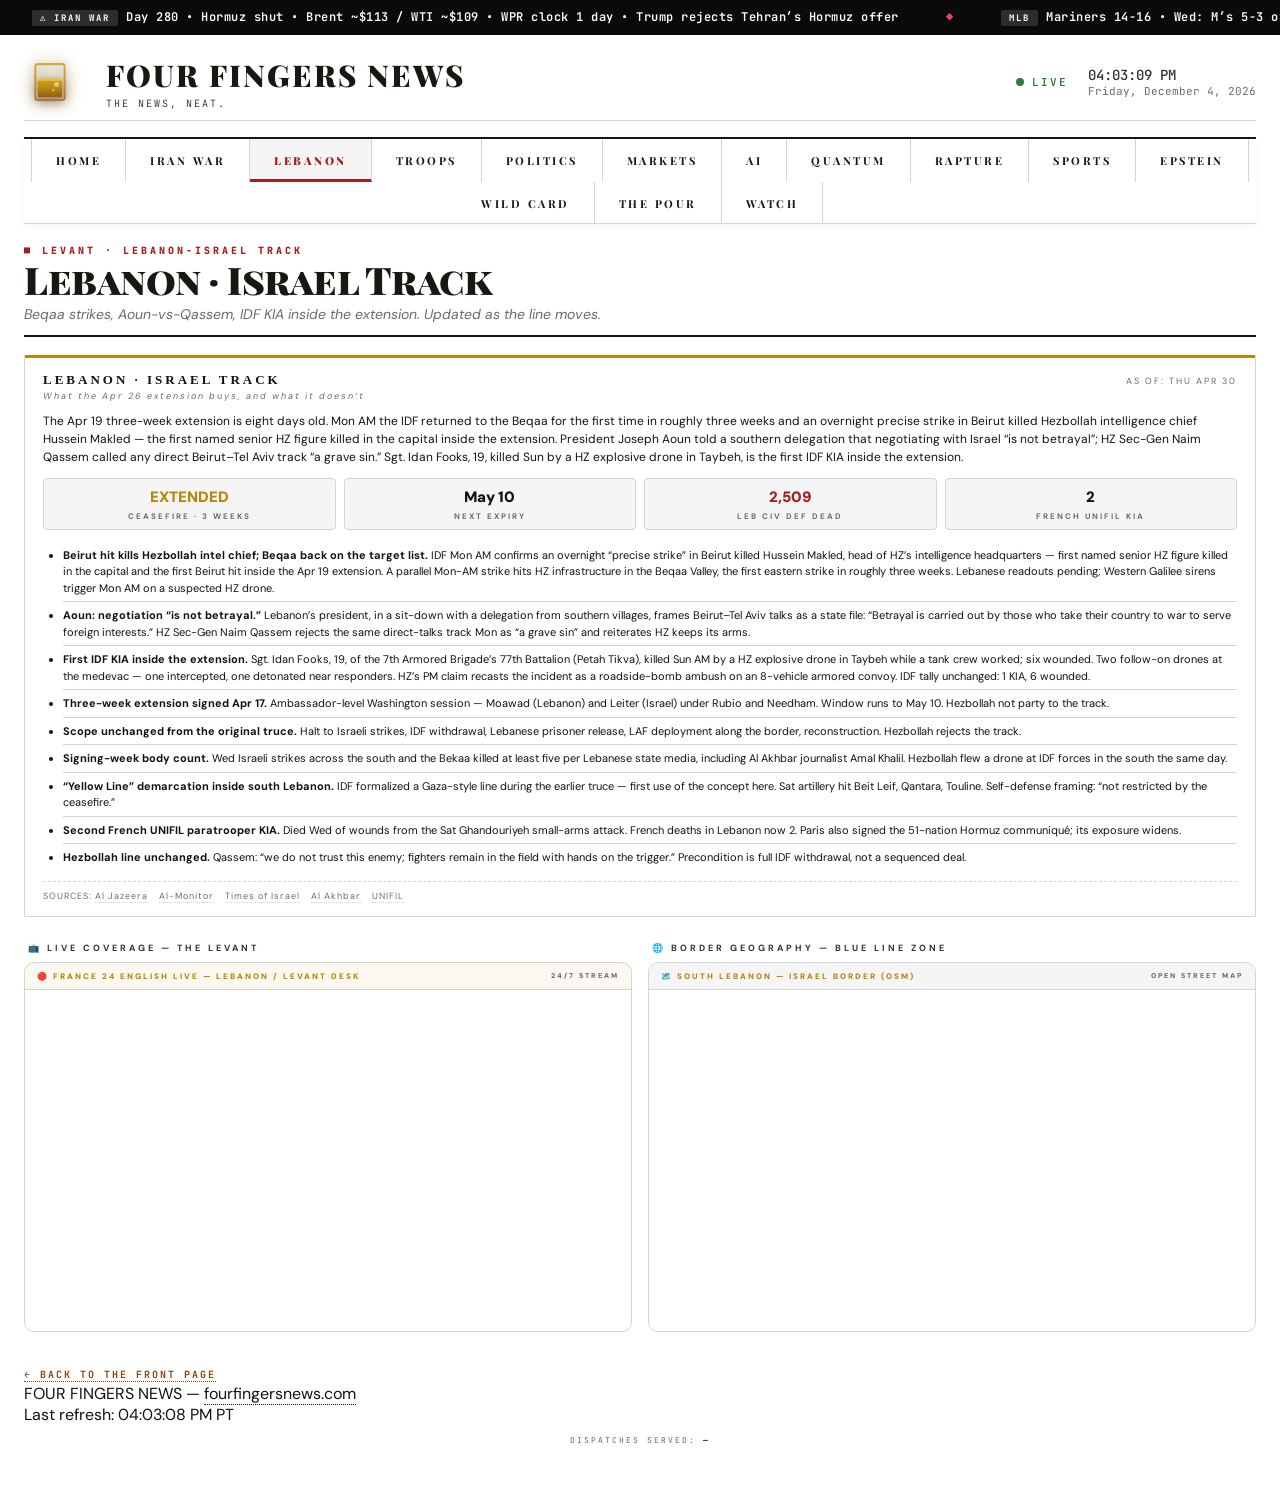
<file: lebanon.html>
<!DOCTYPE html>
<html lang="en">
<head>
<meta charset="UTF-8">
<meta name="viewport" content="width=device-width, initial-scale=1.0">
<meta http-equiv="Cache-Control" content="no-cache, no-store, must-revalidate"><meta http-equiv="Pragma" content="no-cache"><meta http-equiv="Expires" content="0">
<title>Lebanon &middot; Israel Track &mdash; Four Fingers News</title>
<meta name="description" content="Live coverage of the Lebanon-Israel front: Beqaa strikes, named-name killings, the extension clock.">
<meta name="theme-color" content="#0f1419">
<link rel="canonical" href="https://fourfingersnews.com/">
<meta property="og:type" content="website">
<meta property="og:site_name" content="Four Fingers News">
<meta property="og:title" content="Lebanon &middot; Israel Track &mdash; Four Fingers News">
<meta property="og:description" content="Live coverage of the Lebanon-Israel front: Beqaa strikes, named-name killings, the extension clock.">
<meta property="og:url" content="https://fourfingersnews.com/">
<meta name="twitter:card" content="summary_large_image">
<meta name="twitter:title" content="Lebanon &middot; Israel Track &mdash; Four Fingers News">
<meta name="twitter:description" content="Live coverage of the Lebanon-Israel front: Beqaa strikes, named-name killings, the extension clock.">
<link rel="icon" href="data:image/svg+xml,%3Csvg xmlns='http://www.w3.org/2000/svg' viewBox='0 0 64 64'%3E%3Crect x='14' y='10' width='36' height='44' rx='3' ry='3' fill='none' stroke='%23d4af37' stroke-width='3'/%3E%3Crect x='17' y='28' width='30' height='23' fill='%23b8860b' opacity='0.95'/%3E%3Crect x='17' y='28' width='30' height='3' fill='%23d4a017' opacity='0.9'/%3E%3Ccircle cx='40' cy='34' r='3' fill='%23fff8e7' opacity='0.55'/%3E%3C/svg%3E">
<link rel="stylesheet" href="assets/style.css?v=1777391998">
</head>
<body class="light-mode">

<div class="chyron" id="chyronBar">
  <div class="chyron-track" id="chyronTrack">
    <span class="chyron-item"><span class="chyron-label">&#9888;&#65039; IRAN WAR</span>Day <span class="iran-day-count">62</span> &bull; Hormuz shut &bull; Brent ~$113 / WTI ~$109 &bull; WPR clock 1 day &bull; Trump rejects Tehran&rsquo;s Hormuz offer</span>
    <span class="chyron-sep">&#9670;</span>
    <span class="chyron-item"><span class="chyron-label">MLB</span><span class="chyronMLB">Mariners 14-16 &bull; Wed: M&rsquo;s 5-3 over Twins at T-Mobile &bull; Took the Cardinals 3-2 last week at Busch &bull; Bats stringing it together at home &bull; Twins series wraps Thu</span></span>
    <span class="chyron-sep">&#9670;</span>
    <span class="chyron-item"><span class="chyronKraken"><span class="chyron-label">KRAKEN</span>Season over &bull; 34-34-11 (79 pts) &bull; 3rd straight playoff miss &bull; Ron Francis out as hockey ops prez &bull; GM search underway &bull; Stanley Cup Playoffs Round 1 in progress &mdash; Kraken watching from the couch again</span></span>
    <span class="chyron-sep">&#9670;</span>
    <span class="chyron-item"><span class="chyron-label">&#9971; PGA</span>Rory&rsquo;s back-to-back Masters in the books &bull; PGA Tour heads to RBC Heritage (Hilton Head) this week &bull; Scheffler defending &bull; Rory rumored for early-season LIV exhibition &mdash; PGA Tour silent</span>
    <span class="chyron-sep">&#9670;</span>
    <span class="chyron-item"><span class="chyron-label">NFL</span>Draft Rd 1&ndash;3 done &bull; Seahawks: RB Jadarian Price (Notre Dame) #32 &middot; S Bud Clark (TCU) #64 &middot; CB Julian Neal (Arkansas) #99 &mdash; back-half-of-the-secondary class, Clark a 15-INT ball-hawk &bull; Raiders QB Mendoza #1 overall &bull; Rams QB Ty Simpson #13 &bull; 9 OL in Rd 1 ties the record &bull; 4 Ohio St in the top 11 &bull; Rd 4&ndash;7 wrapped Sat</span>
    <span class="chyron-sep">&#9670;</span>
    <span class="chyron-item"><span class="chyron-label">&#128176; POLYMARKET</span>$200M+ traded on Iran war markets &bull; 50+ accounts under insider probe &bull; Congress demanding investigation &bull; Bets placed hours before ceasefire &bull; DOJ Thu charges Army SF MSgt Van Dyke (Fayetteville) &mdash; allegedly $400K on Maduro-raid contracts using classified info; 3 CEA counts + wire fraud + unlawful monetary transaction</span>
    <span class="chyron-sep">&#9670;</span>
    <span class="chyron-item"><span class="chyron-label">&#128308; HORMUZ</span>Seizure register: US Sun Apr 19 (Touska, Gulf of Oman) &bull; US Tue (Tifani, INDOPACOM) &bull; US Thu (Majestic X, Indian Ocean) &bull; US Sat Apr 25 (Sevan, Arabian Sea, off USS Pinckney) &bull; Iran Wed (Francesca + Epaminondas in the strait) &bull; Mon tracker: 16 vessels through vs ~60/day pre-war &bull; Sat tracker (MarineTraffic): just 1 transit in 12 hrs (Greek bulk carrier LB Energy) &bull; CENTCOM: 38 redirected since Apr 13 &bull; UN IMO flags ~20,000 seafarers stranded &bull; UKMTO threat level: critical &bull; Pentagon briefs Congress on six-month mine-clearance scenario</span>
    <span class="chyron-sep">&#9670;</span>
    <span class="chyron-item"><span class="chyron-label">&#128483; EPSTEIN</span>BONDI cuts deal with House Oversight &mdash; sits for deposition MAY 29 (contempt threat off the table after Mon no-show) &bull; SAME AFTERNOON: GAO opens formal review of DOJ&rsquo;s Epstein file release &mdash; redaction fail and what was withheld both in scope &bull; ACTING AG BLANCHE: DOJ &ldquo;has released everything the law requires&rdquo; &mdash; Congress disagrees; HR-4405 (Transparency Act) still live in House &bull; Fed judge tossed Trump&rsquo;s WSJ defamation suit over 50th-birthday letter (Trump &ldquo;nowhere close&rdquo; to &ldquo;actual malice&rdquo;) &bull; ZERO new US arrests despite 3.5M+ pages &bull; 43 victim names exposed in DOJ redaction fail &bull; Gates June testimony still on calendar</span>
    <span class="chyron-sep">&#9670;</span>
    <span class="chyron-item"><span class="chyron-label">&#127936; NBA</span>PLAYOFFS R1 &bull; Wed: ORL closes out DET in G5 &mdash; Magic advance to R2 &bull; Earlier Wed: BOS-PHI G5 in Boston (BOS led 3-1) &bull; SAS-POR series wraps (SAS led 3-1) &bull; LAL-HOU G5 in LA &bull; ATL-NYK G5, MIN-DEN G5 still on the board &bull; OKC-PHX G5 next</span>
    <span class="chyron-sep">&#9670;</span>
    <span class="chyron-item"><span class="chyron-label">&#128483; TRUMP</span>Mon: Cole Tomas Allen arraignment in DC fed court on firearm + assault-on-a-federal-officer counts; more charges expected &bull; Sun PM: WaPo/CNN report a note Allen sent family ~10 min before the WHCD attack &mdash; signed &ldquo;friendly federal assassin,&rdquo; ranks admin officials as targets &ldquo;from highest-ranking to lowest&rdquo; with an explicit exception for FBI Dir. Patel; investigators describe anti-Trump and anti-Christian rhetoric and grievances over detention-camp conditions; Allen wrote he does &ldquo;not expect forgiveness&rdquo; &bull; Sat 8:36 PM ET: armed man charges Secret Service line in WH Hilton lobby at the WHCD &mdash; Trump rushed off the dais; Vance, Hegseth, Rubio in the ballroom and moved out; one Secret Service agent shot at close range, vest stopped the round, suspect tackled. US Atty Pirro: 2 firearm counts + assault on a federal officer; arraignment Mon &bull; Sat AM to Fox&rsquo;s Aishah Hasnie: Witkoff &amp; Kushner NOT flying to Pakistan &mdash; &ldquo;we have all the cards&hellip; you&rsquo;re not going to be making any more 18-hour flights to sit around talking about nothing&rdquo;; Iran &ldquo;can call us anytime&rdquo; &bull; Sat Truth Social: &ldquo;tremendous infighting and confusion within their &lsquo;leadership.&rsquo; Nobody knows who is in charge, including them &hellip; we have all the cards, they have none! If they want to talk, all they have to do is call!!&rdquo; &bull; Sat reporters after the cancel: Iran &ldquo;within 10 minutes&hellip; gave us a new paper that was much better &hellip; a lot but not enough&rdquo;</span>
    <span class="chyron-sep">&#9670;</span>
    <span class="chyron-item"><span class="chyron-label">&#127777; CLIMATE</span>March 2026 hottest on record for Lower 48 &bull; Emperor penguins declared ENDANGERED &bull; Antarctic ice at record low &bull; Colorado St forecasts 13 named storms, 6 hurricanes for 2026 &bull; This is fine</span>
    <span class="chyron-sep">&#9670;</span>
    <span class="chyron-item"><span class="chyron-label">&#9962; POPE LEO XIV</span>In Equatorial Guinea &mdash; final leg of 11-day Africa tour &bull; Visited prison in Bata, told inmates &ldquo;you are not alone&rdquo; &bull; Open-air Mass in Malabo Thu, then home to Rome &bull; Tour hit Algeria &rarr; Cameroon &rarr; Angola &rarr; EQ &bull; Called out neocolonialism, corruption, extractivism across the continent &bull; 18,000 km covered</span>
    <span class="chyron-sep">&#9670;</span>
    <span class="chyron-item"><span class="chyron-label">&#127470;&#127481; ITALY</span>Meloni SUSPENDS auto-renewal of 2003 defense cooperation pact with Israel &mdash; announced Tue at Verona event &bull; Trigger: IDF fired warning shots at Italian UN peacekeeping convoy in Lebanon, damaged a vehicle &bull; Italy summoned Israel&rsquo;s ambassador &bull; Same day Trump trashed her in Corriere della Sera: &ldquo;I thought she had courage&rdquo; &bull; Israeli MFA pushes back: &ldquo;no security agreement with Italy&rdquo; &mdash; calls 2003 MoU empty &bull; Meloni also called Trump&rsquo;s attacks on Pope &ldquo;unacceptable&rdquo;</span>
    <span class="chyron-sep">&#9670;</span>
    <span class="chyron-item"><span class="chyron-label">&#127988;&#65039; CONGRESS</span>Reps. Tony Gonzales (R-TX) &amp; Eric Swalwell (D-CA) resigned &bull; Sudan enters YEAR 4 of war &mdash; UN humanitarian chief Fletcher: &ldquo;another year the world has failed the test of Sudan&rdquo; &bull; Maine lawmakers approve bill freezing new data centers until Nov 2027</span>
    <span class="chyron-sep">&#9670;</span>
    <span class="chyron-item"><span class="chyron-label">&#127473;&#127463; LEBANON</span>Three-week extension eight days old &bull; MON AM: IDF strikes Hezbollah sites in the Beqaa Valley &mdash; first Beqaa hit in ~3 weeks (Times of Israel) &bull; MON: Pres. Aoun to a southern delegation &mdash; negotiating with Israel &ldquo;is not betrayal&rdquo;; betrayal is &ldquo;those who take their country to war to serve foreign interests&rdquo; &bull; MON: HZ Sec-Gen Qassem rejects reported Beirut&ndash;Tel Aviv direct-talks plan as &ldquo;a grave sin&rdquo; &bull; MON AM: IDF kills Hussein Makled, head of Hezbollah intelligence HQ, in overnight Beirut precise strike &mdash; first Beirut hit since the Apr 19 extension began; HZ frames retaliation as &ldquo;legitimate response&rdquo; &bull; Western Galilee sirens Mon AM on suspected HZ drone &bull; Northern Israeli border-town mayors Sun PM: schools close from Tue, citing rocket and drone fire the ceasefire has not stopped &bull; FIRST IDF KIA INSIDE THE EXTENSION: Sgt. Idan Fooks, 19, killed Sun AM by Hezbollah explosive drone in Taybeh during tank repair &mdash; 6 wounded (4 serious incl. an officer, 1 moderate, 1 light); 2 follow-on drones at medevac, 1 intercepted, 1 detonated near responders; HZ takes credit, calls it response to truce violations &bull; Sun AM: IDF spox Adraee orders 7 villages N of the Litani to evacuate &mdash; will &ldquo;act forcefully&rdquo; vs HZ targets; strikes commence post-order, Kfar Tibnit hit with casualties (Lebanese state media) &bull; Netanyahu: HZ violations &ldquo;in practice, dismantling the ceasefire&rdquo; &bull; Sat: 2 Hezbollah projectiles at north (1 intercepted, 1 in open ground), sirens in Manara/Margaliot/Misgav Am &bull; IDF says six gunmen killed in Bint Jbeil exchange &bull; Netanyahu orders strikes &ldquo;with force&rdquo; &mdash; IDF hits Hezbollah-linked buildings in Haddatha, Zibqine, al-Sultaniyeh and Kherbet Selm, claims &ldquo;more than 15 eliminated&rdquo; (incl. three in a vehicle &ldquo;loaded with weapons&rdquo;) &bull; IAF intercepts &ldquo;suspicious aerial target&rdquo; over south Sat PM; Hezbollah downs IDF drone &bull; NNA: 4 killed on truck + motorcycle in Yohmor al-Shaqif (Nabatieh); 2 killed/17 wounded (women and children among the wounded) in Safad al-Battikh &bull; Lebanon Health Min: 6 killed across Sat strikes &bull; Sun PM: Pres. Aoun calls Litani-bridge strikes a &ldquo;dangerous escalation,&rdquo; an attempt &ldquo;to sever geographical connectivity&rdquo; between south Lebanon and the rest, obstructing humanitarian aid &bull; Sun PM: Hezbollah recasts the Taybeh hit as a roadside-bomb ambush on an 8-vehicle Israeli armored convoy moving Taybeh&rarr;Deir Seryan, claims 4 Merkavas destroyed/set ablaze; IDF count unchanged at 1 KIA + 6 wounded &bull; Scope on paper still: halt to strikes, IDF withdrawal, prisoner release, LAF deployment, reconstruction &bull; Hezbollah still rejects the track</span>
    <span class="chyron-sep">&#9670;</span>
    <span class="chyron-item"><span class="chyron-label">&#127916;&#65039; MEDIA</span>WBD shareholders Thu approve the $110B Paramount Skydance merger &mdash; $31/share values Warner Bros. Discovery at ~$77B &bull; Combines HBO Max, CNN, TBS, TNT, and the Warner Bros. film studio into the Paramount Skydance stack &bull; Regulatory review next in Washington (DOJ subpoenas sent late Mar on studio output, content rights, streaming, theaters) and London &bull; Both boards had endorsed unanimously</span>
    <span class="chyron-sep">&#9670;</span>
    <span class="chyron-item"><span class="chyron-label">&#128200; MARKETS</span>WED FOMC: holds 3.50&ndash;3.75% on an 8&ndash;4 vote &mdash; FOUR DISSENTS, widest split since 1992 &bull; Powell: inflation read &ldquo;the noisiest data in a decade,&rdquo; labor &ldquo;still arguably full employment&rdquo; &bull; Wed close: S&amp;P 7,135.95 (&minus;0.04%) &bull; Brent settles ~$113, WTI ~$109 on Trump&rsquo;s Hormuz-offer rejection &bull; National gas $4.27 &bull; Mag-7 earnings still loading the wk &bull; DOJ probe of Powell dropped earlier; Warsh runway open</span>
    <span class="chyron-sep">&#9670;</span>
    <span class="chyron-item"><span class="chyron-label">QUANTUM</span>Quantinuum hits 94 logical qubits from 98 physical &bull; Error correction at break-even &bull; Q-Day estimates lurch to ~2030 &bull; China&rsquo;s 3,700km quantum network live &bull; Google Willow 13,000x advantage &bull; $38B global spend</span>
    <span class="chyron-sep">&#9670;</span>
    <span class="chyron-item"><span class="chyron-label">&#9943;&#65039; TRUTH</span>Trump Thu AM: Navy &ldquo;to shoot and kill any boat&rdquo; laying mines in Hormuz, &ldquo;no hesitation&rdquo; &bull; Minesweepers &ldquo;tripled up&rdquo; &bull; Frame: &ldquo;total control,&rdquo; strait &ldquo;Sealed up Tight&rdquo; &bull; &ldquo;No ship can enter or leave without the approval of the United States Navy... until such time as Iran is able to make a DEAL&rdquo;</span>
    <span class="chyron-sep">&#9670;</span>
    <span class="chyron-item"><span class="chyron-label">&#128138; HEALTH</span>73% of Americans say insurer delays/denials are major problem &bull; Sheer Health launching to fight insurance battles &bull; AbbVie + Genentech joining White House discount drug site</span>
    <span class="chyron-sep">&#9670;</span>
    <span class="chyron-item"><span class="chyron-label">&#9878; ANTITRUST</span>Federal jury finds Live Nation ILLEGALLY MONOPOLIZED US concert ticketing &bull; 30+ states brought case without DOJ support &bull; Consumer refunds possible &bull; Ticketmaster dominance confirmed in court</span>
    <span class="chyron-sep">&#9670;</span>
    <span class="chyron-item"><span class="chyron-label">GAS</span><span id="chyronGas1">Seattle avg: loading...</span></span>
    <span class="chyron-sep">&#9670;</span>
    <span class="chyron-item"><span class="chyron-label">&#9981; GAS</span><span id="chyronGasNatl">Nat'l avg: loading...</span></span>
    <span class="chyron-sep">&#9670;</span>
    <span class="chyron-item"><span class="chyron-label">&#9888;&#65039; IRAN WAR</span>Day <span class="iran-day-count">62</span> &bull; Hormuz shut &bull; Brent ~$113 / WTI ~$109 &bull; WPR clock 1 day &bull; Trump rejects Tehran&rsquo;s Hormuz offer</span>
    <span class="chyron-sep">&#9670;</span>
    <span class="chyron-item"><span class="chyron-label">MLB</span><span class="chyronMLB">Mariners 14-16 &bull; Wed: M&rsquo;s 5-3 over Twins at T-Mobile &bull; Took the Cardinals 3-2 last week at Busch &bull; Bats stringing it together at home &bull; Twins series wraps Thu</span></span>
    <span class="chyron-sep">&#9670;</span>
    <span class="chyron-item"><span class="chyronKraken"><span class="chyron-label">KRAKEN</span>Season over &bull; 34-34-11 (79 pts) &bull; 3rd straight playoff miss &bull; Ron Francis out as hockey ops prez &bull; GM search underway &bull; Stanley Cup Playoffs Round 1 in progress &mdash; Kraken watching from the couch again</span></span>
    <span class="chyron-sep">&#9670;</span>
    <span class="chyron-item"><span class="chyron-label">&#9971; PGA</span>Rory&rsquo;s back-to-back Masters in the books &bull; PGA Tour heads to RBC Heritage (Hilton Head) this week &bull; Scheffler defending &bull; Rory rumored for early-season LIV exhibition &mdash; PGA Tour silent</span>
    <span class="chyron-sep">&#9670;</span>
    <span class="chyron-item"><span class="chyron-label">NFL</span>Draft Rd 1&ndash;3 done &bull; Seahawks: RB Jadarian Price (Notre Dame) #32 &middot; S Bud Clark (TCU) #64 &middot; CB Julian Neal (Arkansas) #99 &mdash; back-half-of-the-secondary class, Clark a 15-INT ball-hawk &bull; Raiders QB Mendoza #1 overall &bull; Rams QB Ty Simpson #13 &bull; 9 OL in Rd 1 ties the record &bull; 4 Ohio St in the top 11 &bull; Rd 4&ndash;7 wrapped Sat</span>
    <span class="chyron-sep">&#9670;</span>
    <span class="chyron-item"><span class="chyron-label">&#128176; POLYMARKET</span>$200M+ traded on Iran war markets &bull; 50+ accounts under insider probe &bull; Congress demanding investigation &bull; Bets placed hours before ceasefire &bull; DOJ Thu charges Army SF MSgt Van Dyke (Fayetteville) &mdash; allegedly $400K on Maduro-raid contracts using classified info; 3 CEA counts + wire fraud + unlawful monetary transaction</span>
    <span class="chyron-sep">&#9670;</span>
    <span class="chyron-item"><span class="chyron-label">&#128308; HORMUZ</span>Seizure register: US Sun Apr 19 (Touska, Gulf of Oman) &bull; US Tue (Tifani, INDOPACOM) &bull; US Thu (Majestic X, Indian Ocean) &bull; US Sat Apr 25 (Sevan, Arabian Sea, off USS Pinckney) &bull; Iran Wed (Francesca + Epaminondas in the strait) &bull; Mon tracker: 16 vessels through vs ~60/day pre-war &bull; Sat tracker (MarineTraffic): just 1 transit in 12 hrs (Greek bulk carrier LB Energy) &bull; CENTCOM: 38 redirected since Apr 13 &bull; UN IMO flags ~20,000 seafarers stranded &bull; UKMTO threat level: critical &bull; Pentagon briefs Congress on six-month mine-clearance scenario</span>
    <span class="chyron-sep">&#9670;</span>
    <span class="chyron-item"><span class="chyron-label">&#128483; EPSTEIN</span>BONDI cuts deal with House Oversight &mdash; sits for deposition MAY 29 (contempt threat off the table after Mon no-show) &bull; SAME AFTERNOON: GAO opens formal review of DOJ&rsquo;s Epstein file release &mdash; redaction fail and what was withheld both in scope &bull; ACTING AG BLANCHE: DOJ &ldquo;has released everything the law requires&rdquo; &mdash; Congress disagrees; HR-4405 (Transparency Act) still live in House &bull; Fed judge tossed Trump&rsquo;s WSJ defamation suit over 50th-birthday letter (Trump &ldquo;nowhere close&rdquo; to &ldquo;actual malice&rdquo;) &bull; ZERO new US arrests despite 3.5M+ pages &bull; 43 victim names exposed in DOJ redaction fail &bull; Gates June testimony still on calendar</span>
    <span class="chyron-sep">&#9670;</span>
    <span class="chyron-item"><span class="chyron-label">&#127936; NBA</span>PLAYOFFS R1 &bull; Wed: ORL closes out DET in G5 &mdash; Magic advance to R2 &bull; Earlier Wed: BOS-PHI G5 in Boston (BOS led 3-1) &bull; SAS-POR series wraps (SAS led 3-1) &bull; LAL-HOU G5 in LA &bull; ATL-NYK G5, MIN-DEN G5 still on the board &bull; OKC-PHX G5 next</span>
    <span class="chyron-sep">&#9670;</span>
    <span class="chyron-item"><span class="chyron-label">&#128483; TRUMP</span>Mon: Cole Tomas Allen arraignment in DC fed court on firearm + assault-on-a-federal-officer counts; more charges expected &bull; Sun PM: WaPo/CNN report a note Allen sent family ~10 min before the WHCD attack &mdash; signed &ldquo;friendly federal assassin,&rdquo; ranks admin officials as targets &ldquo;from highest-ranking to lowest&rdquo; with an explicit exception for FBI Dir. Patel; investigators describe anti-Trump and anti-Christian rhetoric and grievances over detention-camp conditions; Allen wrote he does &ldquo;not expect forgiveness&rdquo; &bull; Sat 8:36 PM ET: armed man charges Secret Service line in WH Hilton lobby at the WHCD &mdash; Trump rushed off the dais; Vance, Hegseth, Rubio in the ballroom and moved out; one Secret Service agent shot at close range, vest stopped the round, suspect tackled. US Atty Pirro: 2 firearm counts + assault on a federal officer; arraignment Mon &bull; Sat AM to Fox&rsquo;s Aishah Hasnie: Witkoff &amp; Kushner NOT flying to Pakistan &mdash; &ldquo;we have all the cards&hellip; you&rsquo;re not going to be making any more 18-hour flights to sit around talking about nothing&rdquo;; Iran &ldquo;can call us anytime&rdquo; &bull; Sat Truth Social: &ldquo;tremendous infighting and confusion within their &lsquo;leadership.&rsquo; Nobody knows who is in charge, including them &hellip; we have all the cards, they have none! If they want to talk, all they have to do is call!!&rdquo; &bull; Sat reporters after the cancel: Iran &ldquo;within 10 minutes&hellip; gave us a new paper that was much better &hellip; a lot but not enough&rdquo;</span>
    <span class="chyron-sep">&#9670;</span>
    <span class="chyron-item"><span class="chyron-label">&#127777; CLIMATE</span>March 2026 hottest on record for Lower 48 &bull; Emperor penguins declared ENDANGERED &bull; Antarctic ice at record low &bull; Colorado St forecasts 13 named storms, 6 hurricanes for 2026 &bull; This is fine</span>
    <span class="chyron-sep">&#9670;</span>
    <span class="chyron-item"><span class="chyron-label">&#9962; POPE LEO XIV</span>In Equatorial Guinea &mdash; final leg of 11-day Africa tour &bull; Visited prison in Bata, told inmates &ldquo;you are not alone&rdquo; &bull; Open-air Mass in Malabo Thu, then home to Rome &bull; Tour hit Algeria &rarr; Cameroon &rarr; Angola &rarr; EQ &bull; Called out neocolonialism, corruption, extractivism across the continent &bull; 18,000 km covered</span>
    <span class="chyron-sep">&#9670;</span>
    <span class="chyron-item"><span class="chyron-label">&#127470;&#127481; ITALY</span>Meloni SUSPENDS auto-renewal of 2003 defense cooperation pact with Israel &mdash; announced Tue at Verona event &bull; Trigger: IDF fired warning shots at Italian UN peacekeeping convoy in Lebanon, damaged a vehicle &bull; Italy summoned Israel&rsquo;s ambassador &bull; Same day Trump trashed her in Corriere della Sera: &ldquo;I thought she had courage&rdquo; &bull; Israeli MFA pushes back: &ldquo;no security agreement with Italy&rdquo; &mdash; calls 2003 MoU empty &bull; Meloni also called Trump&rsquo;s attacks on Pope &ldquo;unacceptable&rdquo;</span>
    <span class="chyron-sep">&#9670;</span>
    <span class="chyron-item"><span class="chyron-label">&#127988;&#65039; CONGRESS</span>Reps. Tony Gonzales (R-TX) &amp; Eric Swalwell (D-CA) resigned &bull; Sudan enters YEAR 4 of war &mdash; UN humanitarian chief Fletcher: &ldquo;another year the world has failed the test of Sudan&rdquo; &bull; Maine lawmakers approve bill freezing new data centers until Nov 2027</span>
    <span class="chyron-sep">&#9670;</span>
    <span class="chyron-item"><span class="chyron-label">&#127473;&#127463; LEBANON</span>Three-week extension eight days old &bull; MON AM: IDF strikes Hezbollah sites in the Beqaa Valley &mdash; first Beqaa hit in ~3 weeks (Times of Israel) &bull; MON: Pres. Aoun to a southern delegation &mdash; negotiating with Israel &ldquo;is not betrayal&rdquo;; betrayal is &ldquo;those who take their country to war to serve foreign interests&rdquo; &bull; MON: HZ Sec-Gen Qassem rejects reported Beirut&ndash;Tel Aviv direct-talks plan as &ldquo;a grave sin&rdquo; &bull; MON AM: IDF kills Hussein Makled, head of Hezbollah intelligence HQ, in overnight Beirut precise strike &mdash; first Beirut hit since the Apr 19 extension began; HZ frames retaliation as &ldquo;legitimate response&rdquo; &bull; Western Galilee sirens Mon AM on suspected HZ drone &bull; Northern Israeli border-town mayors Sun PM: schools close from Tue, citing rocket and drone fire the ceasefire has not stopped &bull; FIRST IDF KIA INSIDE THE EXTENSION: Sgt. Idan Fooks, 19, killed Sun AM by Hezbollah explosive drone in Taybeh during tank repair &mdash; 6 wounded (4 serious incl. an officer, 1 moderate, 1 light); 2 follow-on drones at medevac, 1 intercepted, 1 detonated near responders; HZ takes credit, calls it response to truce violations &bull; Sun AM: IDF spox Adraee orders 7 villages N of the Litani to evacuate &mdash; will &ldquo;act forcefully&rdquo; vs HZ targets; strikes commence post-order, Kfar Tibnit hit with casualties (Lebanese state media) &bull; Netanyahu: HZ violations &ldquo;in practice, dismantling the ceasefire&rdquo; &bull; Sat: 2 Hezbollah projectiles at north (1 intercepted, 1 in open ground), sirens in Manara/Margaliot/Misgav Am &bull; IDF says six gunmen killed in Bint Jbeil exchange &bull; Netanyahu orders strikes &ldquo;with force&rdquo; &mdash; IDF hits Hezbollah-linked buildings in Haddatha, Zibqine, al-Sultaniyeh and Kherbet Selm, claims &ldquo;more than 15 eliminated&rdquo; (incl. three in a vehicle &ldquo;loaded with weapons&rdquo;) &bull; IAF intercepts &ldquo;suspicious aerial target&rdquo; over south Sat PM; Hezbollah downs IDF drone &bull; NNA: 4 killed on truck + motorcycle in Yohmor al-Shaqif (Nabatieh); 2 killed/17 wounded (women and children among the wounded) in Safad al-Battikh &bull; Lebanon Health Min: 6 killed across Sat strikes &bull; Sun PM: Pres. Aoun calls Litani-bridge strikes a &ldquo;dangerous escalation,&rdquo; an attempt &ldquo;to sever geographical connectivity&rdquo; between south Lebanon and the rest, obstructing humanitarian aid &bull; Sun PM: Hezbollah recasts the Taybeh hit as a roadside-bomb ambush on an 8-vehicle Israeli armored convoy moving Taybeh&rarr;Deir Seryan, claims 4 Merkavas destroyed/set ablaze; IDF count unchanged at 1 KIA + 6 wounded &bull; Scope on paper still: halt to strikes, IDF withdrawal, prisoner release, LAF deployment, reconstruction &bull; Hezbollah still rejects the track</span>
    <span class="chyron-sep">&#9670;</span>
    <span class="chyron-item"><span class="chyron-label">&#127916;&#65039; MEDIA</span>WBD shareholders Thu approve the $110B Paramount Skydance merger &mdash; $31/share values Warner Bros. Discovery at ~$77B &bull; Combines HBO Max, CNN, TBS, TNT, and the Warner Bros. film studio into the Paramount Skydance stack &bull; Regulatory review next in Washington (DOJ subpoenas sent late Mar on studio output, content rights, streaming, theaters) and London &bull; Both boards had endorsed unanimously</span>
    <span class="chyron-sep">&#9670;</span>
    <span class="chyron-item"><span class="chyron-label">&#128200; MARKETS</span>WED FOMC: holds 3.50&ndash;3.75% on an 8&ndash;4 vote &mdash; FOUR DISSENTS, widest split since 1992 &bull; Powell: inflation read &ldquo;the noisiest data in a decade,&rdquo; labor &ldquo;still arguably full employment&rdquo; &bull; Wed close: S&amp;P 7,135.95 (&minus;0.04%) &bull; Brent settles ~$113, WTI ~$109 on Trump&rsquo;s Hormuz-offer rejection &bull; National gas $4.27 &bull; Mag-7 earnings still loading the wk &bull; DOJ probe of Powell dropped earlier; Warsh runway open</span>
    <span class="chyron-sep">&#9670;</span>
    <span class="chyron-item"><span class="chyron-label">QUANTUM</span>Quantinuum hits 94 logical qubits from 98 physical &bull; Error correction at break-even &bull; Q-Day estimates lurch to ~2030 &bull; China&rsquo;s 3,700km quantum network live &bull; Google Willow 13,000x advantage &bull; $38B global spend</span>
    <span class="chyron-sep">&#9670;</span>
    <span class="chyron-item"><span class="chyron-label">&#9943;&#65039; TRUTH</span>Trump Thu AM: Navy &ldquo;to shoot and kill any boat&rdquo; laying mines in Hormuz, &ldquo;no hesitation&rdquo; &bull; Minesweepers &ldquo;tripled up&rdquo; &bull; Frame: &ldquo;total control,&rdquo; strait &ldquo;Sealed up Tight&rdquo; &bull; &ldquo;No ship can enter or leave without the approval of the United States Navy... until such time as Iran is able to make a DEAL&rdquo;</span>
    <span class="chyron-sep">&#9670;</span>
    <span class="chyron-item"><span class="chyron-label">&#128138; HEALTH</span>73% of Americans say insurer delays/denials are major problem &bull; Sheer Health launching to fight insurance battles &bull; AbbVie + Genentech joining White House discount drug site</span>
    <span class="chyron-sep">&#9670;</span>
    <span class="chyron-item"><span class="chyron-label">&#9878; ANTITRUST</span>Federal jury finds Live Nation ILLEGALLY MONOPOLIZED US concert ticketing &bull; 30+ states brought case without DOJ support &bull; Consumer refunds possible &bull; Ticketmaster dominance confirmed in court</span>
    <span class="chyron-sep">&#9670;</span>
    <span class="chyron-item"><span class="chyron-label">GAS</span><span id="chyronGas2">Seattle avg: loading...</span></span>
    <span class="chyron-sep">&#9670;</span>
    <span class="chyron-item"><span class="chyron-label">&#9981; GAS</span><span id="chyronGasNatl2">Nat'l avg: loading...</span></span>
    <span class="chyron-sep">&#9670;</span>
  </div>
</div>

<div class="bg-grid"></div>

<div class="particles" id="particles"></div>

<div class="main">

  <!-- ═══ HEADER ═══ -->
    <!-- &#9552;&#9552;&#9552; HEADER &#9552;&#9552;&#9552; -->
  <header class="header">
    <div class="header-left">
      <!-- whiskey-glass mark Ã¢ÂÂ distillery palette -->
      <svg width="52" height="52" viewBox="0 0 64 64" style="flex-shrink:0;margin-right:14px;filter:drop-shadow(0 2px 6px rgba(0,0,0,0.5)) drop-shadow(0 0 10px rgba(212,160,23,0.35));" aria-hidden="true">
        <defs>
          <linearGradient id="whiskey" x1="0" y1="0" x2="0" y2="1">
            <stop offset="0%" stop-color="#d4a017"/>
            <stop offset="50%" stop-color="#b8860b"/>
            <stop offset="100%" stop-color="#8b5a0a"/>
          </linearGradient>
          <linearGradient id="glass" x1="0" y1="0" x2="0" y2="1">
            <stop offset="0%" stop-color="#d4af37"/>
            <stop offset="100%" stop-color="#b87333"/>
          </linearGradient>
        </defs>
        <rect x="14" y="10" width="36" height="44" rx="3" ry="3" fill="none" stroke="url(#glass)" stroke-width="2.5"/>
        <rect x="17" y="28" width="30" height="23" fill="url(#whiskey)" opacity="0.95"/>
        <rect x="17" y="28" width="30" height="2.5" fill="#f0c64a" opacity="0.85"/>
        <circle cx="40" cy="35" r="3" fill="#fff8e7" opacity="0.55"/>
        <circle cx="36" cy="42" r="1.6" fill="#fff8e7" opacity="0.4"/>
        <line x1="22" y1="51" x2="42" y2="51" stroke="#fff8e7" stroke-width="0.6" opacity="0.3"/>
      </svg>
      <div>
        <div class="header-title" style="font-family:Georgia,'Playfair Display',serif;letter-spacing:2px;">FOUR FINGERS NEWS</div>
        <div class="header-subtitle" id="ffnTagline">THE NEWS, NEAT.</div>
      </div>
    </div>
    <script>
      // Tagline rotator Ã¢ÂÂ keeps all the contenders in circulation
      (function(){
        var taglines = [
          'THE NEWS, NEAT.',
          'POUR FIRST. READ SECOND.',
          'TWO FINGERS FOR THE MARKETS, TWO FOR THE POLITICS.',
          'EVERYTHING THAT MATTERS. MOST OF IT DOESN&rsquo;T.',
          'HARD NEWS. SOFT IRONY. ROCKS OPTIONAL.',
          'SERVED NEAT. NEVER WATERED DOWN.',
          'NO ICE. NO CHASER. NO SPIN.'
        ];
        var i = 0;
        var el = document.getElementById('ffnTagline');
        if(!el) return;
        // pick a random starting tagline so it&rsquo;s different each pageload
        i = Math.floor(Math.random() * taglines.length);
        el.innerHTML = taglines[i];
        setInterval(function(){
          i = (i + 1) % taglines.length;
          el.style.opacity = '0';
          setTimeout(function(){
            el.innerHTML = taglines[i];
            el.style.opacity = '';
          }, 350);
        }, 9000);
      })();
    </script>
    <div class="header-right">
      <div class="live-indicator">
        <div class="live-dot"></div>
        LIVE
      </div>
      <div>
        <div class="clock" id="clock">--:--:-- --</div>
        <div class="clock-date" id="clockDate">---</div>
      </div>
    </div>
  </header>

  <!-- ═══ SECTION NAV ═══ -->
  <nav class="section-nav">
    <div class="section-nav-inner">
      <a href="index.html">Home</a>
      <a href="iran.html">Iran War</a>
      <a href="lebanon.html" class="active">Lebanon</a>
      <a href="troops.html">Troops</a>
      <a href="politics.html">Politics</a>
      <a href="markets.html">Markets</a>
      <a href="ai.html">AI</a>
      <a href="quantum.html">Quantum</a>
      <a href="rapture.html">Rapture</a>
      <a href="sports.html">Sports</a>
      <a href="epstein.html">Epstein</a>
      <a href="wildcard.html">Wild Card</a>
      <a href="pour.html">The Pour</a>
      <a href="watch.html">Watch</a>
    </div>
  </nav>

<div class="lan-page-masthead">
    <div class="lpm-tag">&#9632; LEVANT &middot; LEBANON-ISRAEL TRACK</div>
    <div class="lpm-name">Lebanon &middot; Israel Track</div>
    <div class="lpm-kicker">Beqaa strikes, Aoun-vs-Qassem, IDF KIA inside the extension. Updated as the line moves.</div>
  </div>
  <!-- LEBANON . ISRAEL TRACK -->
  <!-- OWNED BY: middle-east-correspondent (manual) -->
  <!-- EDIT TARGETS: #lt-dek, #lt-bullets, #lt-stats, #lt-updated -->
  
  <div id="lebanonTrack">
    <div class="lt-header">
      <div>
        <div class="lt-title">LEBANON &middot; ISRAEL TRACK</div>
        <div class="lt-subtitle">What the Apr 26 extension buys, and what it doesn&rsquo;t</div>
      </div>
      <div class="lt-dateline">AS OF: <span id="lt-updated">Thu Apr 30</span></div>
    </div>
    <div class="lt-dek" id="lt-dek">The Apr 19 three-week extension is eight days old. Mon AM the IDF returned to the Beqaa for the first time in roughly three weeks and an overnight precise strike in Beirut killed Hezbollah intelligence chief Hussein Makled &mdash; the first named senior HZ figure killed in the capital inside the extension. President Joseph Aoun told a southern delegation that negotiating with Israel &ldquo;is not betrayal&rdquo;; HZ Sec-Gen Naim Qassem called any direct Beirut&ndash;Tel Aviv track &ldquo;a grave sin.&rdquo; Sgt. Idan Fooks, 19, killed Sun by a HZ explosive drone in Taybeh, is the first IDF KIA inside the extension.</div>
    <div class="lt-stats">
      <div class="lt-stat">
        <div class="lt-stat-val" style="color:var(--amber);">EXTENDED</div>
        <div class="lt-stat-lbl">CEASEFIRE &middot; 3 WEEKS</div>
      </div>
      <div class="lt-stat">
        <div class="lt-stat-val">May 10</div>
        <div class="lt-stat-lbl">NEXT EXPIRY</div>
      </div>
      <div class="lt-stat">
        <div class="lt-stat-val" style="color:var(--red);">2,509</div>
        <div class="lt-stat-lbl">LEB CIV DEF DEAD</div>
      </div>
      <div class="lt-stat">
        <div class="lt-stat-val">2</div>
        <div class="lt-stat-lbl">FRENCH UNIFIL KIA</div>
      </div>
    </div>
    <ul class="lt-bullets" id="lt-bullets">
      <li><b>Beirut hit kills Hezbollah intel chief; Beqaa back on the target list.</b> IDF Mon AM confirms an overnight &ldquo;precise strike&rdquo; in Beirut killed Hussein Makled, head of HZ&rsquo;s intelligence headquarters &mdash; first named senior HZ figure killed in the capital and the first Beirut hit inside the Apr 19 extension. A parallel Mon-AM strike hits HZ infrastructure in the Beqaa Valley, the first eastern strike in roughly three weeks. Lebanese readouts pending; Western Galilee sirens trigger Mon AM on a suspected HZ drone.</li>
      <li><b>Aoun: negotiation &ldquo;is not betrayal.&rdquo;</b> Lebanon&rsquo;s president, in a sit-down with a delegation from southern villages, frames Beirut&ndash;Tel Aviv talks as a state file: &ldquo;Betrayal is carried out by those who take their country to war to serve foreign interests.&rdquo; HZ Sec-Gen Naim Qassem rejects the same direct-talks track Mon as &ldquo;a grave sin&rdquo; and reiterates HZ keeps its arms.</li>
      <li><b>First IDF KIA inside the extension.</b> Sgt. Idan Fooks, 19, of the 7th Armored Brigade&rsquo;s 77th Battalion (Petah Tikva), killed Sun AM by a HZ explosive drone in Taybeh while a tank crew worked; six wounded. Two follow-on drones at the medevac &mdash; one intercepted, one detonated near responders. HZ&rsquo;s PM claim recasts the incident as a roadside-bomb ambush on an 8-vehicle armored convoy. IDF tally unchanged: 1 KIA, 6 wounded.</li>
      <li><b>Three-week extension signed Apr 17.</b> Ambassador-level Washington session &mdash; Moawad (Lebanon) and Leiter (Israel) under Rubio and Needham. Window runs to May 10. Hezbollah not party to the track.</li>
      <li><b>Scope unchanged from the original truce.</b> Halt to Israeli strikes, IDF withdrawal, Lebanese prisoner release, LAF deployment along the border, reconstruction. Hezbollah rejects the track.</li>
      <li><b>Signing-week body count.</b> Wed Israeli strikes across the south and the Bekaa killed at least five per Lebanese state media, including Al Akhbar journalist Amal Khalil. Hezbollah flew a drone at IDF forces in the south the same day.</li>
      <li><b>&ldquo;Yellow Line&rdquo; demarcation inside south Lebanon.</b> IDF formalized a Gaza-style line during the earlier truce &mdash; first use of the concept here. Sat artillery hit Beit Leif, Qantara, Touline. Self-defense framing: &ldquo;not restricted by the ceasefire.&rdquo;</li>
      <li><b>Second French UNIFIL paratrooper KIA.</b> Died Wed of wounds from the Sat Ghandouriyeh small-arms attack. French deaths in Lebanon now 2. Paris also signed the 51-nation Hormuz communiqu&eacute;; its exposure widens.</li>
      <li><b>Hezbollah line unchanged.</b> Qassem: &ldquo;we do not trust this enemy; fighters remain in the field with hands on the trigger.&rdquo; Precondition is full IDF withdrawal, not a sequenced deal.</li>
    </ul>
    <div class="lt-footer">
      SOURCES:
      <a href="https://www.aljazeera.com/tag/lebanon/" target="_blank" rel="noopener">Al Jazeera</a>
      <a href="https://www.al-monitor.com/regions/lebanon" target="_blank" rel="noopener">Al-Monitor</a>
      <a href="https://www.timesofisrael.com/topic/israel-lebanon-conflict/" target="_blank" rel="noopener">Times of Israel</a>
      <a href="https://english.al-akhbar.com/" target="_blank" rel="noopener">Al Akhbar</a>
      <a href="https://unifil.unmissions.org/" target="_blank" rel="noopener">UNIFIL</a>
    </div>
  </div>

  <!-- Lebanon / Levant live coverage + geography panel -->
  <div class="news-map-split" style="display:grid;grid-template-columns:1fr 1fr;gap:16px;margin-bottom:18px;align-items:stretch;">
    <div>
      <div style="margin-bottom:6px;padding:0 4px"><span style="font-size:9px;font-weight:700;letter-spacing:3px;color:var(--text-dim)">&#128250; LIVE COVERAGE &mdash; THE LEVANT</span></div>
      <div style="background:var(--surface);border:1px solid var(--border);border-radius:10px;overflow:hidden;position:relative;">
        <div style="font-size:8px;font-weight:900;letter-spacing:2px;color:var(--amber);padding:8px 12px;background:rgba(184,134,11,0.06);border-bottom:1px solid var(--border);display:flex;justify-content:space-between;align-items:center;">
          <span>&#128308; FRANCE 24 ENGLISH LIVE &mdash; LEBANON / LEVANT DESK</span>
          <span style="font-size:7px;color:var(--text-muted);">24/7 STREAM</span>
        </div>
        <div style="position:relative;padding-bottom:56.25%;height:0;">
          <iframe src="https://www.youtube.com/embed/live_stream?channel=UCQfwfsi5VrQ8yKZ-UWmAEFg&autoplay=0&mute=1" title="France 24 English Live" allow="accelerometer;autoplay;clipboard-write;encrypted-media;gyroscope;picture-in-picture" allowfullscreen style="position:absolute;top:0;left:0;width:100%;height:100%;border:none;" loading="lazy"></iframe>
        </div>
      </div>
    </div>
    <div>
      <div style="margin-bottom:6px;padding:0 4px"><span style="font-size:9px;font-weight:700;letter-spacing:3px;color:var(--text-dim)">&#127760; BORDER GEOGRAPHY &mdash; BLUE LINE ZONE</span></div>
      <div style="background:var(--surface);border:1px solid var(--border);border-radius:10px;overflow:hidden;position:relative;">
        <div style="font-size:8px;font-weight:900;letter-spacing:2px;color:var(--amber);padding:8px 12px;background:var(--surface-hover);border-bottom:1px solid var(--border);display:flex;justify-content:space-between;align-items:center;">
          <span>&#128506;&#65039; SOUTH LEBANON &mdash; ISRAEL BORDER (OSM)</span>
          <span style="font-size:7px;color:var(--text-muted);">OPEN STREET MAP</span>
        </div>
        <div style="position:relative;padding-bottom:56.25%;height:0;">
          <iframe src="https://www.openstreetmap.org/export/embed.html?bbox=35.0%2C32.95%2C35.95%2C33.55&amp;layer=mapnik&amp;marker=33.2%2C35.35" title="South Lebanon / Israel Border" style="position:absolute;top:0;left:0;width:100%;height:100%;border:none;" loading="lazy"></iframe>
        </div>
      </div>
    </div>
  </div>

  <p style="margin-top:18px;"><a href="index.html" class="back-home">&larr; Back to the front page</a></p>

  <!-- ═══ FOOTER ═══ -->
    <div class="footer">
    <div class="footer-text">
      <span class="highlight">FOUR FINGERS NEWS</span> &#8212; <a href="https://fourfingersnews.com/" style="color:inherit;text-decoration:none;border-bottom:1px dotted currentColor;">fourfingersnews.com</a>
    </div>
    <div class="last-refresh">Last refresh: <span id="lastRefresh">Wed Apr 29 &middot; 06:00 PT</span></div>
    <div class="visit-counter" style="margin-top:10px;font-family:'JetBrains Mono','Courier New',monospace;font-size:8px;letter-spacing:2px;color:#6b6b6b;text-align:center;text-transform:uppercase;">DISPATCHES SERVED: <span id="visitCount" style="color:#121212;font-weight:700;">&#8212;</span></div>
  </div>

</div><!-- /main -->

<script src="assets/app.js?v=1777391998"></script>
</body>
</html>
</file>
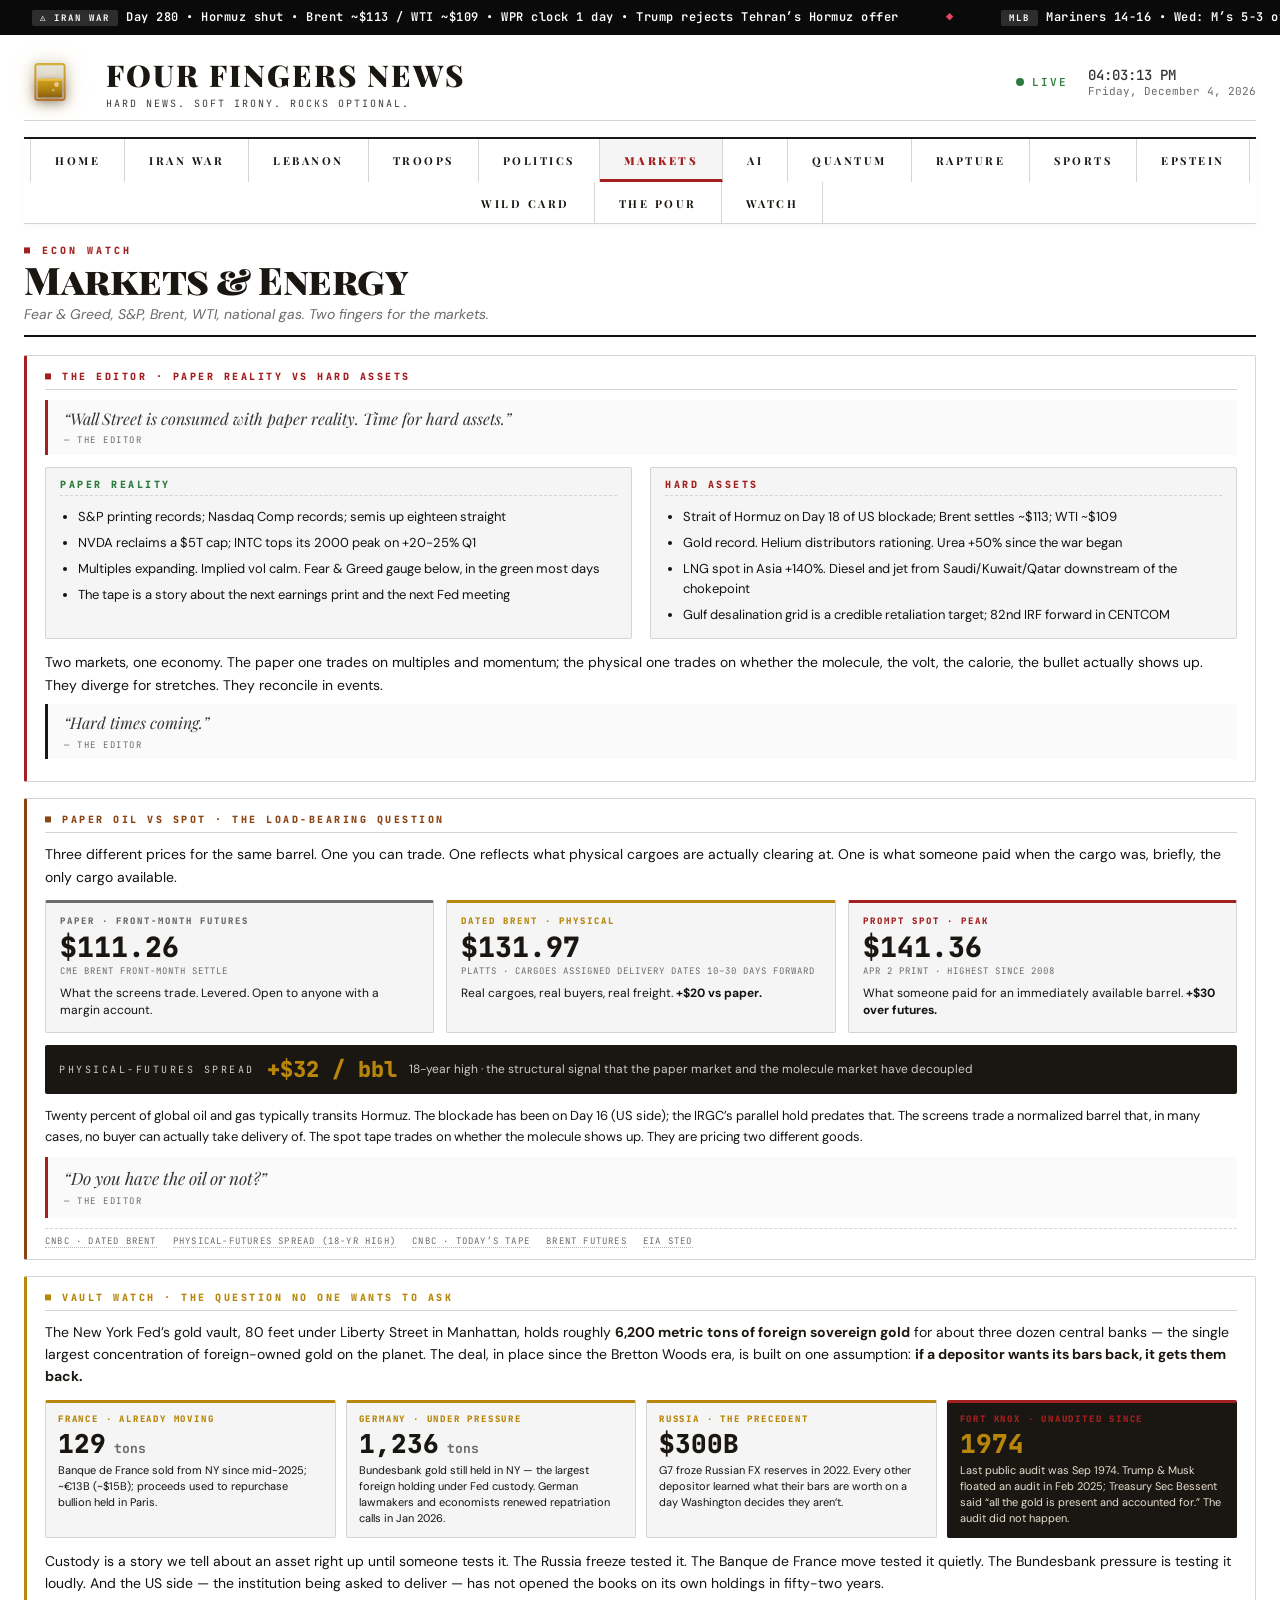
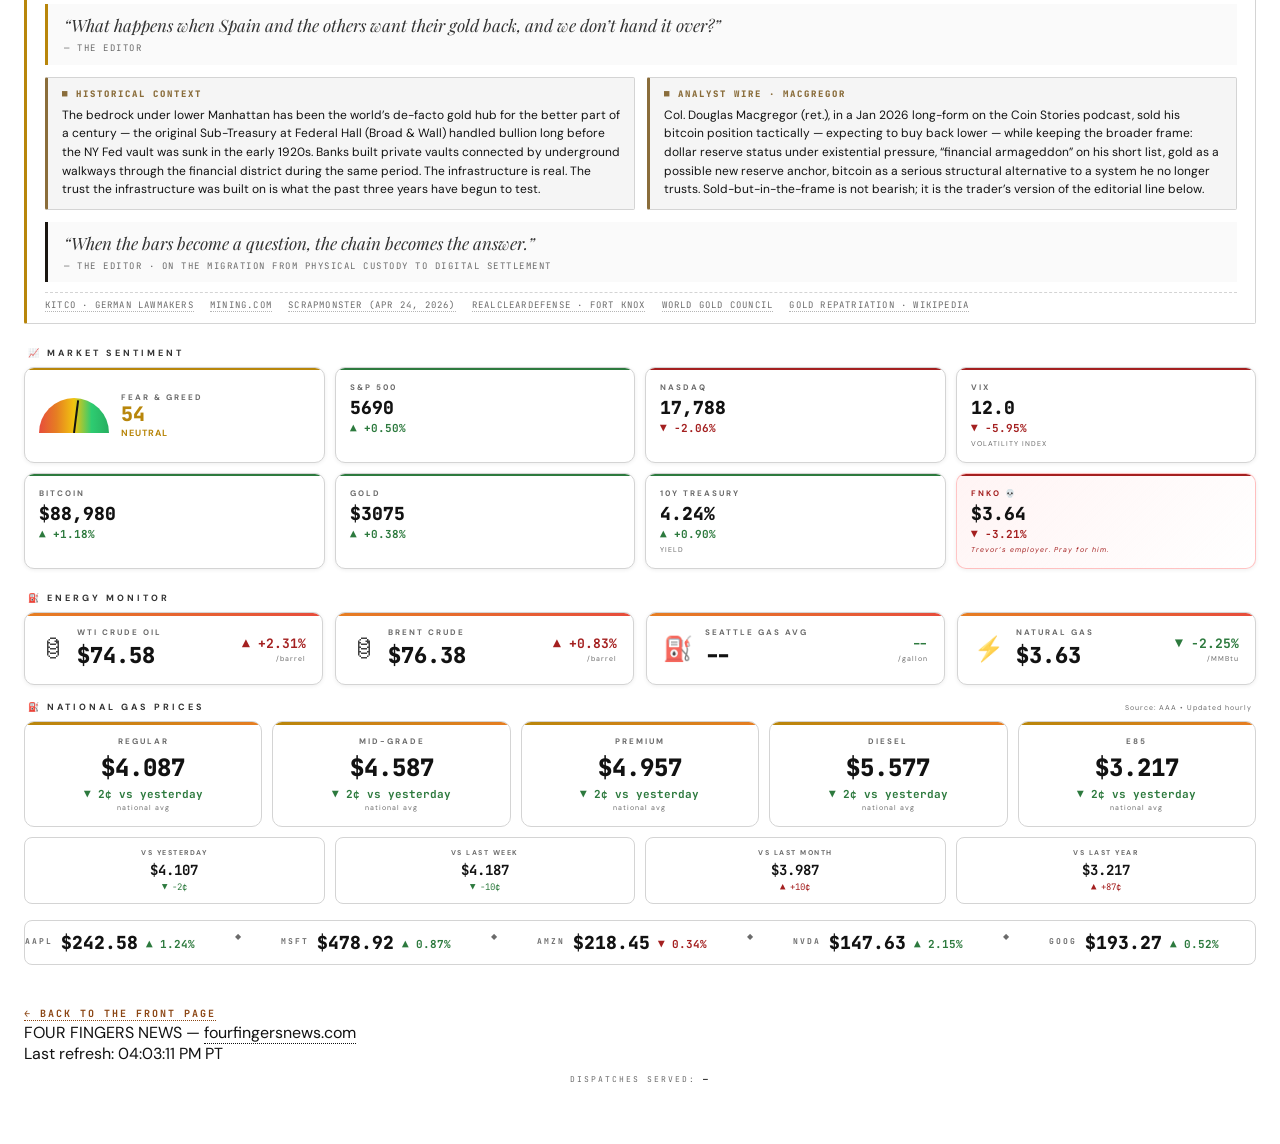
<file: markets.html>
<!DOCTYPE html>
<html lang="en">
<head>
<meta charset="UTF-8">
<meta name="viewport" content="width=device-width, initial-scale=1.0">
<meta http-equiv="Cache-Control" content="no-cache, no-store, must-revalidate"><meta http-equiv="Pragma" content="no-cache"><meta http-equiv="Expires" content="0">
<title>Markets &amp; Energy &mdash; Four Fingers News</title>
<meta name="description" content="Markets dashboard: Fear & Greed gauge, S&P, Nasdaq, VIX, Bitcoin, Brent, WTI, and national gas prices.">
<meta name="theme-color" content="#0f1419">
<link rel="canonical" href="https://fourfingersnews.com/">
<meta property="og:type" content="website">
<meta property="og:site_name" content="Four Fingers News">
<meta property="og:title" content="Markets &amp; Energy &mdash; Four Fingers News">
<meta property="og:description" content="Markets dashboard: Fear & Greed gauge, S&P, Nasdaq, VIX, Bitcoin, Brent, WTI, and national gas prices.">
<meta property="og:url" content="https://fourfingersnews.com/">
<meta name="twitter:card" content="summary_large_image">
<meta name="twitter:title" content="Markets &amp; Energy &mdash; Four Fingers News">
<meta name="twitter:description" content="Markets dashboard: Fear & Greed gauge, S&P, Nasdaq, VIX, Bitcoin, Brent, WTI, and national gas prices.">
<link rel="icon" href="data:image/svg+xml,%3Csvg xmlns='http://www.w3.org/2000/svg' viewBox='0 0 64 64'%3E%3Crect x='14' y='10' width='36' height='44' rx='3' ry='3' fill='none' stroke='%23d4af37' stroke-width='3'/%3E%3Crect x='17' y='28' width='30' height='23' fill='%23b8860b' opacity='0.95'/%3E%3Crect x='17' y='28' width='30' height='3' fill='%23d4a017' opacity='0.9'/%3E%3Ccircle cx='40' cy='34' r='3' fill='%23fff8e7' opacity='0.55'/%3E%3C/svg%3E">
<link rel="stylesheet" href="assets/style.css?v=1777391998">
</head>
<body class="light-mode">

<div class="chyron" id="chyronBar">
  <div class="chyron-track" id="chyronTrack">
    <span class="chyron-item"><span class="chyron-label">&#9888;&#65039; IRAN WAR</span>Day <span class="iran-day-count">62</span> &bull; Hormuz shut &bull; Brent ~$113 / WTI ~$109 &bull; WPR clock 1 day &bull; Trump rejects Tehran&rsquo;s Hormuz offer</span>
    <span class="chyron-sep">&#9670;</span>
    <span class="chyron-item"><span class="chyron-label">MLB</span><span class="chyronMLB">Mariners 14-16 &bull; Wed: M&rsquo;s 5-3 over Twins at T-Mobile &bull; Took the Cardinals 3-2 last week at Busch &bull; Bats stringing it together at home &bull; Twins series wraps Thu</span></span>
    <span class="chyron-sep">&#9670;</span>
    <span class="chyron-item"><span class="chyronKraken"><span class="chyron-label">KRAKEN</span>Season over &bull; 34-34-11 (79 pts) &bull; 3rd straight playoff miss &bull; Ron Francis out as hockey ops prez &bull; GM search underway &bull; Stanley Cup Playoffs Round 1 in progress &mdash; Kraken watching from the couch again</span></span>
    <span class="chyron-sep">&#9670;</span>
    <span class="chyron-item"><span class="chyron-label">&#9971; PGA</span>Rory&rsquo;s back-to-back Masters in the books &bull; PGA Tour heads to RBC Heritage (Hilton Head) this week &bull; Scheffler defending &bull; Rory rumored for early-season LIV exhibition &mdash; PGA Tour silent</span>
    <span class="chyron-sep">&#9670;</span>
    <span class="chyron-item"><span class="chyron-label">NFL</span>Draft Rd 1&ndash;3 done &bull; Seahawks: RB Jadarian Price (Notre Dame) #32 &middot; S Bud Clark (TCU) #64 &middot; CB Julian Neal (Arkansas) #99 &mdash; back-half-of-the-secondary class, Clark a 15-INT ball-hawk &bull; Raiders QB Mendoza #1 overall &bull; Rams QB Ty Simpson #13 &bull; 9 OL in Rd 1 ties the record &bull; 4 Ohio St in the top 11 &bull; Rd 4&ndash;7 wrapped Sat</span>
    <span class="chyron-sep">&#9670;</span>
    <span class="chyron-item"><span class="chyron-label">&#128176; POLYMARKET</span>$200M+ traded on Iran war markets &bull; 50+ accounts under insider probe &bull; Congress demanding investigation &bull; Bets placed hours before ceasefire &bull; DOJ Thu charges Army SF MSgt Van Dyke (Fayetteville) &mdash; allegedly $400K on Maduro-raid contracts using classified info; 3 CEA counts + wire fraud + unlawful monetary transaction</span>
    <span class="chyron-sep">&#9670;</span>
    <span class="chyron-item"><span class="chyron-label">&#128308; HORMUZ</span>Seizure register: US Sun Apr 19 (Touska, Gulf of Oman) &bull; US Tue (Tifani, INDOPACOM) &bull; US Thu (Majestic X, Indian Ocean) &bull; US Sat Apr 25 (Sevan, Arabian Sea, off USS Pinckney) &bull; Iran Wed (Francesca + Epaminondas in the strait) &bull; Mon tracker: 16 vessels through vs ~60/day pre-war &bull; Sat tracker (MarineTraffic): just 1 transit in 12 hrs (Greek bulk carrier LB Energy) &bull; CENTCOM: 38 redirected since Apr 13 &bull; UN IMO flags ~20,000 seafarers stranded &bull; UKMTO threat level: critical &bull; Pentagon briefs Congress on six-month mine-clearance scenario</span>
    <span class="chyron-sep">&#9670;</span>
    <span class="chyron-item"><span class="chyron-label">&#128483; EPSTEIN</span>BONDI cuts deal with House Oversight &mdash; sits for deposition MAY 29 (contempt threat off the table after Mon no-show) &bull; SAME AFTERNOON: GAO opens formal review of DOJ&rsquo;s Epstein file release &mdash; redaction fail and what was withheld both in scope &bull; ACTING AG BLANCHE: DOJ &ldquo;has released everything the law requires&rdquo; &mdash; Congress disagrees; HR-4405 (Transparency Act) still live in House &bull; Fed judge tossed Trump&rsquo;s WSJ defamation suit over 50th-birthday letter (Trump &ldquo;nowhere close&rdquo; to &ldquo;actual malice&rdquo;) &bull; ZERO new US arrests despite 3.5M+ pages &bull; 43 victim names exposed in DOJ redaction fail &bull; Gates June testimony still on calendar</span>
    <span class="chyron-sep">&#9670;</span>
    <span class="chyron-item"><span class="chyron-label">&#127936; NBA</span>PLAYOFFS R1 &bull; Wed: ORL closes out DET in G5 &mdash; Magic advance to R2 &bull; Earlier Wed: BOS-PHI G5 in Boston (BOS led 3-1) &bull; SAS-POR series wraps (SAS led 3-1) &bull; LAL-HOU G5 in LA &bull; ATL-NYK G5, MIN-DEN G5 still on the board &bull; OKC-PHX G5 next</span>
    <span class="chyron-sep">&#9670;</span>
    <span class="chyron-item"><span class="chyron-label">&#128483; TRUMP</span>Mon: Cole Tomas Allen arraignment in DC fed court on firearm + assault-on-a-federal-officer counts; more charges expected &bull; Sun PM: WaPo/CNN report a note Allen sent family ~10 min before the WHCD attack &mdash; signed &ldquo;friendly federal assassin,&rdquo; ranks admin officials as targets &ldquo;from highest-ranking to lowest&rdquo; with an explicit exception for FBI Dir. Patel; investigators describe anti-Trump and anti-Christian rhetoric and grievances over detention-camp conditions; Allen wrote he does &ldquo;not expect forgiveness&rdquo; &bull; Sat 8:36 PM ET: armed man charges Secret Service line in WH Hilton lobby at the WHCD &mdash; Trump rushed off the dais; Vance, Hegseth, Rubio in the ballroom and moved out; one Secret Service agent shot at close range, vest stopped the round, suspect tackled. US Atty Pirro: 2 firearm counts + assault on a federal officer; arraignment Mon &bull; Sat AM to Fox&rsquo;s Aishah Hasnie: Witkoff &amp; Kushner NOT flying to Pakistan &mdash; &ldquo;we have all the cards&hellip; you&rsquo;re not going to be making any more 18-hour flights to sit around talking about nothing&rdquo;; Iran &ldquo;can call us anytime&rdquo; &bull; Sat Truth Social: &ldquo;tremendous infighting and confusion within their &lsquo;leadership.&rsquo; Nobody knows who is in charge, including them &hellip; we have all the cards, they have none! If they want to talk, all they have to do is call!!&rdquo; &bull; Sat reporters after the cancel: Iran &ldquo;within 10 minutes&hellip; gave us a new paper that was much better &hellip; a lot but not enough&rdquo;</span>
    <span class="chyron-sep">&#9670;</span>
    <span class="chyron-item"><span class="chyron-label">&#127777; CLIMATE</span>March 2026 hottest on record for Lower 48 &bull; Emperor penguins declared ENDANGERED &bull; Antarctic ice at record low &bull; Colorado St forecasts 13 named storms, 6 hurricanes for 2026 &bull; This is fine</span>
    <span class="chyron-sep">&#9670;</span>
    <span class="chyron-item"><span class="chyron-label">&#9962; POPE LEO XIV</span>In Equatorial Guinea &mdash; final leg of 11-day Africa tour &bull; Visited prison in Bata, told inmates &ldquo;you are not alone&rdquo; &bull; Open-air Mass in Malabo Thu, then home to Rome &bull; Tour hit Algeria &rarr; Cameroon &rarr; Angola &rarr; EQ &bull; Called out neocolonialism, corruption, extractivism across the continent &bull; 18,000 km covered</span>
    <span class="chyron-sep">&#9670;</span>
    <span class="chyron-item"><span class="chyron-label">&#127470;&#127481; ITALY</span>Meloni SUSPENDS auto-renewal of 2003 defense cooperation pact with Israel &mdash; announced Tue at Verona event &bull; Trigger: IDF fired warning shots at Italian UN peacekeeping convoy in Lebanon, damaged a vehicle &bull; Italy summoned Israel&rsquo;s ambassador &bull; Same day Trump trashed her in Corriere della Sera: &ldquo;I thought she had courage&rdquo; &bull; Israeli MFA pushes back: &ldquo;no security agreement with Italy&rdquo; &mdash; calls 2003 MoU empty &bull; Meloni also called Trump&rsquo;s attacks on Pope &ldquo;unacceptable&rdquo;</span>
    <span class="chyron-sep">&#9670;</span>
    <span class="chyron-item"><span class="chyron-label">&#127988;&#65039; CONGRESS</span>Reps. Tony Gonzales (R-TX) &amp; Eric Swalwell (D-CA) resigned &bull; Sudan enters YEAR 4 of war &mdash; UN humanitarian chief Fletcher: &ldquo;another year the world has failed the test of Sudan&rdquo; &bull; Maine lawmakers approve bill freezing new data centers until Nov 2027</span>
    <span class="chyron-sep">&#9670;</span>
    <span class="chyron-item"><span class="chyron-label">&#127473;&#127463; LEBANON</span>Three-week extension eight days old &bull; MON AM: IDF strikes Hezbollah sites in the Beqaa Valley &mdash; first Beqaa hit in ~3 weeks (Times of Israel) &bull; MON: Pres. Aoun to a southern delegation &mdash; negotiating with Israel &ldquo;is not betrayal&rdquo;; betrayal is &ldquo;those who take their country to war to serve foreign interests&rdquo; &bull; MON: HZ Sec-Gen Qassem rejects reported Beirut&ndash;Tel Aviv direct-talks plan as &ldquo;a grave sin&rdquo; &bull; MON AM: IDF kills Hussein Makled, head of Hezbollah intelligence HQ, in overnight Beirut precise strike &mdash; first Beirut hit since the Apr 19 extension began; HZ frames retaliation as &ldquo;legitimate response&rdquo; &bull; Western Galilee sirens Mon AM on suspected HZ drone &bull; Northern Israeli border-town mayors Sun PM: schools close from Tue, citing rocket and drone fire the ceasefire has not stopped &bull; FIRST IDF KIA INSIDE THE EXTENSION: Sgt. Idan Fooks, 19, killed Sun AM by Hezbollah explosive drone in Taybeh during tank repair &mdash; 6 wounded (4 serious incl. an officer, 1 moderate, 1 light); 2 follow-on drones at medevac, 1 intercepted, 1 detonated near responders; HZ takes credit, calls it response to truce violations &bull; Sun AM: IDF spox Adraee orders 7 villages N of the Litani to evacuate &mdash; will &ldquo;act forcefully&rdquo; vs HZ targets; strikes commence post-order, Kfar Tibnit hit with casualties (Lebanese state media) &bull; Netanyahu: HZ violations &ldquo;in practice, dismantling the ceasefire&rdquo; &bull; Sat: 2 Hezbollah projectiles at north (1 intercepted, 1 in open ground), sirens in Manara/Margaliot/Misgav Am &bull; IDF says six gunmen killed in Bint Jbeil exchange &bull; Netanyahu orders strikes &ldquo;with force&rdquo; &mdash; IDF hits Hezbollah-linked buildings in Haddatha, Zibqine, al-Sultaniyeh and Kherbet Selm, claims &ldquo;more than 15 eliminated&rdquo; (incl. three in a vehicle &ldquo;loaded with weapons&rdquo;) &bull; IAF intercepts &ldquo;suspicious aerial target&rdquo; over south Sat PM; Hezbollah downs IDF drone &bull; NNA: 4 killed on truck + motorcycle in Yohmor al-Shaqif (Nabatieh); 2 killed/17 wounded (women and children among the wounded) in Safad al-Battikh &bull; Lebanon Health Min: 6 killed across Sat strikes &bull; Sun PM: Pres. Aoun calls Litani-bridge strikes a &ldquo;dangerous escalation,&rdquo; an attempt &ldquo;to sever geographical connectivity&rdquo; between south Lebanon and the rest, obstructing humanitarian aid &bull; Sun PM: Hezbollah recasts the Taybeh hit as a roadside-bomb ambush on an 8-vehicle Israeli armored convoy moving Taybeh&rarr;Deir Seryan, claims 4 Merkavas destroyed/set ablaze; IDF count unchanged at 1 KIA + 6 wounded &bull; Scope on paper still: halt to strikes, IDF withdrawal, prisoner release, LAF deployment, reconstruction &bull; Hezbollah still rejects the track</span>
    <span class="chyron-sep">&#9670;</span>
    <span class="chyron-item"><span class="chyron-label">&#127916;&#65039; MEDIA</span>WBD shareholders Thu approve the $110B Paramount Skydance merger &mdash; $31/share values Warner Bros. Discovery at ~$77B &bull; Combines HBO Max, CNN, TBS, TNT, and the Warner Bros. film studio into the Paramount Skydance stack &bull; Regulatory review next in Washington (DOJ subpoenas sent late Mar on studio output, content rights, streaming, theaters) and London &bull; Both boards had endorsed unanimously</span>
    <span class="chyron-sep">&#9670;</span>
    <span class="chyron-item"><span class="chyron-label">&#128200; MARKETS</span>WED FOMC: holds 3.50&ndash;3.75% on an 8&ndash;4 vote &mdash; FOUR DISSENTS, widest split since 1992 &bull; Powell: inflation read &ldquo;the noisiest data in a decade,&rdquo; labor &ldquo;still arguably full employment&rdquo; &bull; Wed close: S&amp;P 7,135.95 (&minus;0.04%) &bull; Brent settles ~$113, WTI ~$109 on Trump&rsquo;s Hormuz-offer rejection &bull; National gas $4.27 &bull; Mag-7 earnings still loading the wk &bull; DOJ probe of Powell dropped earlier; Warsh runway open</span>
    <span class="chyron-sep">&#9670;</span>
    <span class="chyron-item"><span class="chyron-label">QUANTUM</span>Quantinuum hits 94 logical qubits from 98 physical &bull; Error correction at break-even &bull; Q-Day estimates lurch to ~2030 &bull; China&rsquo;s 3,700km quantum network live &bull; Google Willow 13,000x advantage &bull; $38B global spend</span>
    <span class="chyron-sep">&#9670;</span>
    <span class="chyron-item"><span class="chyron-label">&#9943;&#65039; TRUTH</span>Trump Thu AM: Navy &ldquo;to shoot and kill any boat&rdquo; laying mines in Hormuz, &ldquo;no hesitation&rdquo; &bull; Minesweepers &ldquo;tripled up&rdquo; &bull; Frame: &ldquo;total control,&rdquo; strait &ldquo;Sealed up Tight&rdquo; &bull; &ldquo;No ship can enter or leave without the approval of the United States Navy... until such time as Iran is able to make a DEAL&rdquo;</span>
    <span class="chyron-sep">&#9670;</span>
    <span class="chyron-item"><span class="chyron-label">&#128138; HEALTH</span>73% of Americans say insurer delays/denials are major problem &bull; Sheer Health launching to fight insurance battles &bull; AbbVie + Genentech joining White House discount drug site</span>
    <span class="chyron-sep">&#9670;</span>
    <span class="chyron-item"><span class="chyron-label">&#9878; ANTITRUST</span>Federal jury finds Live Nation ILLEGALLY MONOPOLIZED US concert ticketing &bull; 30+ states brought case without DOJ support &bull; Consumer refunds possible &bull; Ticketmaster dominance confirmed in court</span>
    <span class="chyron-sep">&#9670;</span>
    <span class="chyron-item"><span class="chyron-label">GAS</span><span id="chyronGas1">Seattle avg: loading...</span></span>
    <span class="chyron-sep">&#9670;</span>
    <span class="chyron-item"><span class="chyron-label">&#9981; GAS</span><span id="chyronGasNatl">Nat'l avg: loading...</span></span>
    <span class="chyron-sep">&#9670;</span>
    <span class="chyron-item"><span class="chyron-label">&#9888;&#65039; IRAN WAR</span>Day <span class="iran-day-count">62</span> &bull; Hormuz shut &bull; Brent ~$113 / WTI ~$109 &bull; WPR clock 1 day &bull; Trump rejects Tehran&rsquo;s Hormuz offer</span>
    <span class="chyron-sep">&#9670;</span>
    <span class="chyron-item"><span class="chyron-label">MLB</span><span class="chyronMLB">Mariners 14-16 &bull; Wed: M&rsquo;s 5-3 over Twins at T-Mobile &bull; Took the Cardinals 3-2 last week at Busch &bull; Bats stringing it together at home &bull; Twins series wraps Thu</span></span>
    <span class="chyron-sep">&#9670;</span>
    <span class="chyron-item"><span class="chyronKraken"><span class="chyron-label">KRAKEN</span>Season over &bull; 34-34-11 (79 pts) &bull; 3rd straight playoff miss &bull; Ron Francis out as hockey ops prez &bull; GM search underway &bull; Stanley Cup Playoffs Round 1 in progress &mdash; Kraken watching from the couch again</span></span>
    <span class="chyron-sep">&#9670;</span>
    <span class="chyron-item"><span class="chyron-label">&#9971; PGA</span>Rory&rsquo;s back-to-back Masters in the books &bull; PGA Tour heads to RBC Heritage (Hilton Head) this week &bull; Scheffler defending &bull; Rory rumored for early-season LIV exhibition &mdash; PGA Tour silent</span>
    <span class="chyron-sep">&#9670;</span>
    <span class="chyron-item"><span class="chyron-label">NFL</span>Draft Rd 1&ndash;3 done &bull; Seahawks: RB Jadarian Price (Notre Dame) #32 &middot; S Bud Clark (TCU) #64 &middot; CB Julian Neal (Arkansas) #99 &mdash; back-half-of-the-secondary class, Clark a 15-INT ball-hawk &bull; Raiders QB Mendoza #1 overall &bull; Rams QB Ty Simpson #13 &bull; 9 OL in Rd 1 ties the record &bull; 4 Ohio St in the top 11 &bull; Rd 4&ndash;7 wrapped Sat</span>
    <span class="chyron-sep">&#9670;</span>
    <span class="chyron-item"><span class="chyron-label">&#128176; POLYMARKET</span>$200M+ traded on Iran war markets &bull; 50+ accounts under insider probe &bull; Congress demanding investigation &bull; Bets placed hours before ceasefire &bull; DOJ Thu charges Army SF MSgt Van Dyke (Fayetteville) &mdash; allegedly $400K on Maduro-raid contracts using classified info; 3 CEA counts + wire fraud + unlawful monetary transaction</span>
    <span class="chyron-sep">&#9670;</span>
    <span class="chyron-item"><span class="chyron-label">&#128308; HORMUZ</span>Seizure register: US Sun Apr 19 (Touska, Gulf of Oman) &bull; US Tue (Tifani, INDOPACOM) &bull; US Thu (Majestic X, Indian Ocean) &bull; US Sat Apr 25 (Sevan, Arabian Sea, off USS Pinckney) &bull; Iran Wed (Francesca + Epaminondas in the strait) &bull; Mon tracker: 16 vessels through vs ~60/day pre-war &bull; Sat tracker (MarineTraffic): just 1 transit in 12 hrs (Greek bulk carrier LB Energy) &bull; CENTCOM: 38 redirected since Apr 13 &bull; UN IMO flags ~20,000 seafarers stranded &bull; UKMTO threat level: critical &bull; Pentagon briefs Congress on six-month mine-clearance scenario</span>
    <span class="chyron-sep">&#9670;</span>
    <span class="chyron-item"><span class="chyron-label">&#128483; EPSTEIN</span>BONDI cuts deal with House Oversight &mdash; sits for deposition MAY 29 (contempt threat off the table after Mon no-show) &bull; SAME AFTERNOON: GAO opens formal review of DOJ&rsquo;s Epstein file release &mdash; redaction fail and what was withheld both in scope &bull; ACTING AG BLANCHE: DOJ &ldquo;has released everything the law requires&rdquo; &mdash; Congress disagrees; HR-4405 (Transparency Act) still live in House &bull; Fed judge tossed Trump&rsquo;s WSJ defamation suit over 50th-birthday letter (Trump &ldquo;nowhere close&rdquo; to &ldquo;actual malice&rdquo;) &bull; ZERO new US arrests despite 3.5M+ pages &bull; 43 victim names exposed in DOJ redaction fail &bull; Gates June testimony still on calendar</span>
    <span class="chyron-sep">&#9670;</span>
    <span class="chyron-item"><span class="chyron-label">&#127936; NBA</span>PLAYOFFS R1 &bull; Wed: ORL closes out DET in G5 &mdash; Magic advance to R2 &bull; Earlier Wed: BOS-PHI G5 in Boston (BOS led 3-1) &bull; SAS-POR series wraps (SAS led 3-1) &bull; LAL-HOU G5 in LA &bull; ATL-NYK G5, MIN-DEN G5 still on the board &bull; OKC-PHX G5 next</span>
    <span class="chyron-sep">&#9670;</span>
    <span class="chyron-item"><span class="chyron-label">&#128483; TRUMP</span>Mon: Cole Tomas Allen arraignment in DC fed court on firearm + assault-on-a-federal-officer counts; more charges expected &bull; Sun PM: WaPo/CNN report a note Allen sent family ~10 min before the WHCD attack &mdash; signed &ldquo;friendly federal assassin,&rdquo; ranks admin officials as targets &ldquo;from highest-ranking to lowest&rdquo; with an explicit exception for FBI Dir. Patel; investigators describe anti-Trump and anti-Christian rhetoric and grievances over detention-camp conditions; Allen wrote he does &ldquo;not expect forgiveness&rdquo; &bull; Sat 8:36 PM ET: armed man charges Secret Service line in WH Hilton lobby at the WHCD &mdash; Trump rushed off the dais; Vance, Hegseth, Rubio in the ballroom and moved out; one Secret Service agent shot at close range, vest stopped the round, suspect tackled. US Atty Pirro: 2 firearm counts + assault on a federal officer; arraignment Mon &bull; Sat AM to Fox&rsquo;s Aishah Hasnie: Witkoff &amp; Kushner NOT flying to Pakistan &mdash; &ldquo;we have all the cards&hellip; you&rsquo;re not going to be making any more 18-hour flights to sit around talking about nothing&rdquo;; Iran &ldquo;can call us anytime&rdquo; &bull; Sat Truth Social: &ldquo;tremendous infighting and confusion within their &lsquo;leadership.&rsquo; Nobody knows who is in charge, including them &hellip; we have all the cards, they have none! If they want to talk, all they have to do is call!!&rdquo; &bull; Sat reporters after the cancel: Iran &ldquo;within 10 minutes&hellip; gave us a new paper that was much better &hellip; a lot but not enough&rdquo;</span>
    <span class="chyron-sep">&#9670;</span>
    <span class="chyron-item"><span class="chyron-label">&#127777; CLIMATE</span>March 2026 hottest on record for Lower 48 &bull; Emperor penguins declared ENDANGERED &bull; Antarctic ice at record low &bull; Colorado St forecasts 13 named storms, 6 hurricanes for 2026 &bull; This is fine</span>
    <span class="chyron-sep">&#9670;</span>
    <span class="chyron-item"><span class="chyron-label">&#9962; POPE LEO XIV</span>In Equatorial Guinea &mdash; final leg of 11-day Africa tour &bull; Visited prison in Bata, told inmates &ldquo;you are not alone&rdquo; &bull; Open-air Mass in Malabo Thu, then home to Rome &bull; Tour hit Algeria &rarr; Cameroon &rarr; Angola &rarr; EQ &bull; Called out neocolonialism, corruption, extractivism across the continent &bull; 18,000 km covered</span>
    <span class="chyron-sep">&#9670;</span>
    <span class="chyron-item"><span class="chyron-label">&#127470;&#127481; ITALY</span>Meloni SUSPENDS auto-renewal of 2003 defense cooperation pact with Israel &mdash; announced Tue at Verona event &bull; Trigger: IDF fired warning shots at Italian UN peacekeeping convoy in Lebanon, damaged a vehicle &bull; Italy summoned Israel&rsquo;s ambassador &bull; Same day Trump trashed her in Corriere della Sera: &ldquo;I thought she had courage&rdquo; &bull; Israeli MFA pushes back: &ldquo;no security agreement with Italy&rdquo; &mdash; calls 2003 MoU empty &bull; Meloni also called Trump&rsquo;s attacks on Pope &ldquo;unacceptable&rdquo;</span>
    <span class="chyron-sep">&#9670;</span>
    <span class="chyron-item"><span class="chyron-label">&#127988;&#65039; CONGRESS</span>Reps. Tony Gonzales (R-TX) &amp; Eric Swalwell (D-CA) resigned &bull; Sudan enters YEAR 4 of war &mdash; UN humanitarian chief Fletcher: &ldquo;another year the world has failed the test of Sudan&rdquo; &bull; Maine lawmakers approve bill freezing new data centers until Nov 2027</span>
    <span class="chyron-sep">&#9670;</span>
    <span class="chyron-item"><span class="chyron-label">&#127473;&#127463; LEBANON</span>Three-week extension eight days old &bull; MON AM: IDF strikes Hezbollah sites in the Beqaa Valley &mdash; first Beqaa hit in ~3 weeks (Times of Israel) &bull; MON: Pres. Aoun to a southern delegation &mdash; negotiating with Israel &ldquo;is not betrayal&rdquo;; betrayal is &ldquo;those who take their country to war to serve foreign interests&rdquo; &bull; MON: HZ Sec-Gen Qassem rejects reported Beirut&ndash;Tel Aviv direct-talks plan as &ldquo;a grave sin&rdquo; &bull; MON AM: IDF kills Hussein Makled, head of Hezbollah intelligence HQ, in overnight Beirut precise strike &mdash; first Beirut hit since the Apr 19 extension began; HZ frames retaliation as &ldquo;legitimate response&rdquo; &bull; Western Galilee sirens Mon AM on suspected HZ drone &bull; Northern Israeli border-town mayors Sun PM: schools close from Tue, citing rocket and drone fire the ceasefire has not stopped &bull; FIRST IDF KIA INSIDE THE EXTENSION: Sgt. Idan Fooks, 19, killed Sun AM by Hezbollah explosive drone in Taybeh during tank repair &mdash; 6 wounded (4 serious incl. an officer, 1 moderate, 1 light); 2 follow-on drones at medevac, 1 intercepted, 1 detonated near responders; HZ takes credit, calls it response to truce violations &bull; Sun AM: IDF spox Adraee orders 7 villages N of the Litani to evacuate &mdash; will &ldquo;act forcefully&rdquo; vs HZ targets; strikes commence post-order, Kfar Tibnit hit with casualties (Lebanese state media) &bull; Netanyahu: HZ violations &ldquo;in practice, dismantling the ceasefire&rdquo; &bull; Sat: 2 Hezbollah projectiles at north (1 intercepted, 1 in open ground), sirens in Manara/Margaliot/Misgav Am &bull; IDF says six gunmen killed in Bint Jbeil exchange &bull; Netanyahu orders strikes &ldquo;with force&rdquo; &mdash; IDF hits Hezbollah-linked buildings in Haddatha, Zibqine, al-Sultaniyeh and Kherbet Selm, claims &ldquo;more than 15 eliminated&rdquo; (incl. three in a vehicle &ldquo;loaded with weapons&rdquo;) &bull; IAF intercepts &ldquo;suspicious aerial target&rdquo; over south Sat PM; Hezbollah downs IDF drone &bull; NNA: 4 killed on truck + motorcycle in Yohmor al-Shaqif (Nabatieh); 2 killed/17 wounded (women and children among the wounded) in Safad al-Battikh &bull; Lebanon Health Min: 6 killed across Sat strikes &bull; Sun PM: Pres. Aoun calls Litani-bridge strikes a &ldquo;dangerous escalation,&rdquo; an attempt &ldquo;to sever geographical connectivity&rdquo; between south Lebanon and the rest, obstructing humanitarian aid &bull; Sun PM: Hezbollah recasts the Taybeh hit as a roadside-bomb ambush on an 8-vehicle Israeli armored convoy moving Taybeh&rarr;Deir Seryan, claims 4 Merkavas destroyed/set ablaze; IDF count unchanged at 1 KIA + 6 wounded &bull; Scope on paper still: halt to strikes, IDF withdrawal, prisoner release, LAF deployment, reconstruction &bull; Hezbollah still rejects the track</span>
    <span class="chyron-sep">&#9670;</span>
    <span class="chyron-item"><span class="chyron-label">&#127916;&#65039; MEDIA</span>WBD shareholders Thu approve the $110B Paramount Skydance merger &mdash; $31/share values Warner Bros. Discovery at ~$77B &bull; Combines HBO Max, CNN, TBS, TNT, and the Warner Bros. film studio into the Paramount Skydance stack &bull; Regulatory review next in Washington (DOJ subpoenas sent late Mar on studio output, content rights, streaming, theaters) and London &bull; Both boards had endorsed unanimously</span>
    <span class="chyron-sep">&#9670;</span>
    <span class="chyron-item"><span class="chyron-label">&#128200; MARKETS</span>WED FOMC: holds 3.50&ndash;3.75% on an 8&ndash;4 vote &mdash; FOUR DISSENTS, widest split since 1992 &bull; Powell: inflation read &ldquo;the noisiest data in a decade,&rdquo; labor &ldquo;still arguably full employment&rdquo; &bull; Wed close: S&amp;P 7,135.95 (&minus;0.04%) &bull; Brent settles ~$113, WTI ~$109 on Trump&rsquo;s Hormuz-offer rejection &bull; National gas $4.27 &bull; Mag-7 earnings still loading the wk &bull; DOJ probe of Powell dropped earlier; Warsh runway open</span>
    <span class="chyron-sep">&#9670;</span>
    <span class="chyron-item"><span class="chyron-label">QUANTUM</span>Quantinuum hits 94 logical qubits from 98 physical &bull; Error correction at break-even &bull; Q-Day estimates lurch to ~2030 &bull; China&rsquo;s 3,700km quantum network live &bull; Google Willow 13,000x advantage &bull; $38B global spend</span>
    <span class="chyron-sep">&#9670;</span>
    <span class="chyron-item"><span class="chyron-label">&#9943;&#65039; TRUTH</span>Trump Thu AM: Navy &ldquo;to shoot and kill any boat&rdquo; laying mines in Hormuz, &ldquo;no hesitation&rdquo; &bull; Minesweepers &ldquo;tripled up&rdquo; &bull; Frame: &ldquo;total control,&rdquo; strait &ldquo;Sealed up Tight&rdquo; &bull; &ldquo;No ship can enter or leave without the approval of the United States Navy... until such time as Iran is able to make a DEAL&rdquo;</span>
    <span class="chyron-sep">&#9670;</span>
    <span class="chyron-item"><span class="chyron-label">&#128138; HEALTH</span>73% of Americans say insurer delays/denials are major problem &bull; Sheer Health launching to fight insurance battles &bull; AbbVie + Genentech joining White House discount drug site</span>
    <span class="chyron-sep">&#9670;</span>
    <span class="chyron-item"><span class="chyron-label">&#9878; ANTITRUST</span>Federal jury finds Live Nation ILLEGALLY MONOPOLIZED US concert ticketing &bull; 30+ states brought case without DOJ support &bull; Consumer refunds possible &bull; Ticketmaster dominance confirmed in court</span>
    <span class="chyron-sep">&#9670;</span>
    <span class="chyron-item"><span class="chyron-label">GAS</span><span id="chyronGas2">Seattle avg: loading...</span></span>
    <span class="chyron-sep">&#9670;</span>
    <span class="chyron-item"><span class="chyron-label">&#9981; GAS</span><span id="chyronGasNatl2">Nat'l avg: loading...</span></span>
    <span class="chyron-sep">&#9670;</span>
  </div>
</div>

<div class="bg-grid"></div>

<div class="particles" id="particles"></div>

<div class="main">

  <!-- ═══ HEADER ═══ -->
    <!-- &#9552;&#9552;&#9552; HEADER &#9552;&#9552;&#9552; -->
  <header class="header">
    <div class="header-left">
      <!-- whiskey-glass mark Ã¢ÂÂ distillery palette -->
      <svg width="52" height="52" viewBox="0 0 64 64" style="flex-shrink:0;margin-right:14px;filter:drop-shadow(0 2px 6px rgba(0,0,0,0.5)) drop-shadow(0 0 10px rgba(212,160,23,0.35));" aria-hidden="true">
        <defs>
          <linearGradient id="whiskey" x1="0" y1="0" x2="0" y2="1">
            <stop offset="0%" stop-color="#d4a017"/>
            <stop offset="50%" stop-color="#b8860b"/>
            <stop offset="100%" stop-color="#8b5a0a"/>
          </linearGradient>
          <linearGradient id="glass" x1="0" y1="0" x2="0" y2="1">
            <stop offset="0%" stop-color="#d4af37"/>
            <stop offset="100%" stop-color="#b87333"/>
          </linearGradient>
        </defs>
        <rect x="14" y="10" width="36" height="44" rx="3" ry="3" fill="none" stroke="url(#glass)" stroke-width="2.5"/>
        <rect x="17" y="28" width="30" height="23" fill="url(#whiskey)" opacity="0.95"/>
        <rect x="17" y="28" width="30" height="2.5" fill="#f0c64a" opacity="0.85"/>
        <circle cx="40" cy="35" r="3" fill="#fff8e7" opacity="0.55"/>
        <circle cx="36" cy="42" r="1.6" fill="#fff8e7" opacity="0.4"/>
        <line x1="22" y1="51" x2="42" y2="51" stroke="#fff8e7" stroke-width="0.6" opacity="0.3"/>
      </svg>
      <div>
        <div class="header-title" style="font-family:Georgia,'Playfair Display',serif;letter-spacing:2px;">FOUR FINGERS NEWS</div>
        <div class="header-subtitle" id="ffnTagline">THE NEWS, NEAT.</div>
      </div>
    </div>
    <script>
      // Tagline rotator Ã¢ÂÂ keeps all the contenders in circulation
      (function(){
        var taglines = [
          'THE NEWS, NEAT.',
          'POUR FIRST. READ SECOND.',
          'TWO FINGERS FOR THE MARKETS, TWO FOR THE POLITICS.',
          'EVERYTHING THAT MATTERS. MOST OF IT DOESN&rsquo;T.',
          'HARD NEWS. SOFT IRONY. ROCKS OPTIONAL.',
          'SERVED NEAT. NEVER WATERED DOWN.',
          'NO ICE. NO CHASER. NO SPIN.'
        ];
        var i = 0;
        var el = document.getElementById('ffnTagline');
        if(!el) return;
        // pick a random starting tagline so it&rsquo;s different each pageload
        i = Math.floor(Math.random() * taglines.length);
        el.innerHTML = taglines[i];
        setInterval(function(){
          i = (i + 1) % taglines.length;
          el.style.opacity = '0';
          setTimeout(function(){
            el.innerHTML = taglines[i];
            el.style.opacity = '';
          }, 350);
        }, 9000);
      })();
    </script>
    <div class="header-right">
      <div class="live-indicator">
        <div class="live-dot"></div>
        LIVE
      </div>
      <div>
        <div class="clock" id="clock">--:--:-- --</div>
        <div class="clock-date" id="clockDate">---</div>
      </div>
    </div>
  </header>

  <!-- ═══ SECTION NAV ═══ -->
  <nav class="section-nav">
    <div class="section-nav-inner">
      <a href="index.html">Home</a>
      <a href="iran.html">Iran War</a>
      <a href="lebanon.html">Lebanon</a>
      <a href="troops.html">Troops</a>
      <a href="politics.html">Politics</a>
      <a href="markets.html" class="active">Markets</a>
      <a href="ai.html">AI</a>
      <a href="quantum.html">Quantum</a>
      <a href="rapture.html">Rapture</a>
      <a href="sports.html">Sports</a>
      <a href="epstein.html">Epstein</a>
      <a href="wildcard.html">Wild Card</a>
      <a href="pour.html">The Pour</a>
      <a href="watch.html">Watch</a>
    </div>
  </nav>

<div class="lan-page-masthead">
    <div class="lpm-tag">&#9632; ECON WATCH</div>
    <div class="lpm-name">Markets &amp; Energy</div>
    <div class="lpm-kicker">Fear &amp; Greed, S&amp;P, Brent, WTI, national gas. Two fingers for the markets.</div>
  </div>
  <!-- ═══ PAPER vs HARD — editorial framing ═══ -->
  <!-- AUTO-UPDATED BY: manual; hard-asset facts kept current with chyron / Iran banner. -->
  <div id="paperVsHard" class="pvh-panel">
    <div class="pvh-tag">&#9632; THE EDITOR &middot; PAPER REALITY vs HARD ASSETS</div>
    <div class="pvh-aphorism pvh-aphorism-top">&ldquo;Wall Street is consumed with paper reality. Time for hard assets.&rdquo;<cite>&mdash; The Editor</cite></div>
    <div class="pvh-grid">
      <div class="pvh-col">
        <div class="pvh-col-tag">PAPER REALITY</div>
        <ul>
          <li>S&amp;P printing records; Nasdaq Comp records; semis up eighteen straight</li>
          <li>NVDA reclaims a $5T cap; INTC tops its 2000 peak on +20-25% Q1</li>
          <li>Multiples expanding. Implied vol calm. Fear &amp; Greed gauge below, in the green most days</li>
          <li>The tape is a story about the next earnings print and the next Fed meeting</li>
        </ul>
      </div>
      <div class="pvh-col">
        <div class="pvh-col-tag">HARD ASSETS</div>
        <ul>
          <li>Strait of Hormuz on Day 18 of US blockade; Brent settles ~$113; WTI ~$109</li>
          <li>Gold record. Helium distributors rationing. Urea +50% since the war began</li>
          <li>LNG spot in Asia +140%. Diesel and jet from Saudi/Kuwait/Qatar downstream of the chokepoint</li>
          <li>Gulf desalination grid is a credible retaliation target; 82nd IRF forward in CENTCOM</li>
        </ul>
      </div>
    </div>
    <p class="pvh-frame">Two markets, one economy. The paper one trades on multiples and momentum; the physical one trades on whether the molecule, the volt, the calorie, the bullet actually shows up. They diverge for stretches. They reconcile in events.</p>
    <div class="pvh-aphorism pvh-aphorism-bottom">&ldquo;Hard times coming.&rdquo;<cite>&mdash; The Editor</cite></div>
  </div>

  <!-- ═══ PAPER OIL vs SPOT — physical-vs-futures spread tracker ═══ -->
  <!-- AUTO-UPDATED BY: manual; refresh on major price moves or weekly. -->
  <!-- DATA SOURCES: CME front-month Brent futures, Platts Dated Brent, prompt physical -->
  <div id="paperOilVsSpot" class="pos-panel">
    <div class="pos-tag">&#9632; PAPER OIL vs SPOT &middot; THE LOAD-BEARING QUESTION</div>
    <p class="pos-intro">Three different prices for the same barrel. One you can trade. One reflects what physical cargoes are actually clearing at. One is what someone paid when the cargo was, briefly, the only cargo available.</p>
    <div class="pos-grid">
      <div class="pos-col pos-paper">
        <div class="pos-col-tag">PAPER &middot; FRONT-MONTH FUTURES</div>
        <div class="pos-col-price">$111.26</div>
        <div class="pos-col-sub">CME Brent front-month settle</div>
        <div class="pos-col-note">What the screens trade. Levered. Open to anyone with a margin account.</div>
      </div>
      <div class="pos-col pos-dated">
        <div class="pos-col-tag">DATED BRENT &middot; PHYSICAL</div>
        <div class="pos-col-price">$131.97</div>
        <div class="pos-col-sub">Platts &middot; cargoes assigned delivery dates 10&ndash;30 days forward</div>
        <div class="pos-col-note">Real cargoes, real buyers, real freight. <b>+$20 vs paper.</b></div>
      </div>
      <div class="pos-col pos-spot">
        <div class="pos-col-tag">PROMPT SPOT &middot; PEAK</div>
        <div class="pos-col-price">$141.36</div>
        <div class="pos-col-sub">Apr 2 print &middot; highest since 2008</div>
        <div class="pos-col-note">What someone paid for an immediately available barrel. <b>+$30 over futures.</b></div>
      </div>
    </div>
    <div class="pos-spread">
      <span class="pos-spread-label">PHYSICAL-FUTURES SPREAD</span>
      <span class="pos-spread-val">+$32 / bbl</span>
      <span class="pos-spread-sub">18-year high &middot; the structural signal that the paper market and the molecule market have decoupled</span>
    </div>
    <p class="pos-frame">Twenty percent of global oil and gas typically transits Hormuz. The blockade has been on Day 16 (US side); the IRGC&rsquo;s parallel hold predates that. The screens trade a normalized barrel that, in many cases, no buyer can actually take delivery of. The spot tape trades on whether the molecule shows up. They are pricing two different goods.</p>
    <div class="pos-aphorism">&ldquo;Do you have the oil or not?&rdquo;<cite>&mdash; The Editor</cite></div>
    <div class="pos-src">
      <a href="https://www.cnbc.com/2026/04/10/oil-prices-dated-brent-energy-iran-war-ceasefire-strait-of-hormuz.html" target="_blank" rel="noopener">CNBC &middot; Dated Brent</a>
      <a href="https://finance.biggo.com/news/uYLNUZ0BDPbb-ItT0Ynv" target="_blank" rel="noopener">Physical-futures spread (18-yr high)</a>
      <a href="https://www.cnbc.com/2026/04/28/oil-prices-us-iran-hormuz-negotiations-wti-brent-crude.html" target="_blank" rel="noopener">CNBC &middot; today&rsquo;s tape</a>
      <a href="https://oilprice.com/futures/brent/" target="_blank" rel="noopener">Brent futures</a>
      <a href="https://www.eia.gov/outlooks/steo/marketreview/" target="_blank" rel="noopener">EIA STEO</a>
    </div>
  </div>

  <!-- ═══ VAULT WATCH — foreign gold at the NY Fed, Fort Knox, custody trust ═══ -->
  <!-- AUTO-UPDATED BY: manual; refresh on major repatriation move or audit news. -->
  <div id="vaultWatch" class="vault-panel">
    <div class="vault-tag">&#9632; VAULT WATCH &middot; THE QUESTION NO ONE WANTS TO ASK</div>
    <p class="vault-intro">The New York Fed&rsquo;s gold vault, 80 feet under Liberty Street in Manhattan, holds roughly <b>6,200 metric tons of foreign sovereign gold</b> for about three dozen central banks &mdash; the single largest concentration of foreign-owned gold on the planet. The deal, in place since the Bretton Woods era, is built on one assumption: <b>if a depositor wants its bars back, it gets them back.</b></p>
    <div class="vault-grid">
      <div class="vault-card">
        <div class="vault-card-tag">FRANCE &middot; ALREADY MOVING</div>
        <div class="vault-card-fact">129<span class="vault-unit"> tons</span></div>
        <div class="vault-card-sub">Banque de France sold from NY since mid-2025; ~&euro;13B (~$15B); proceeds used to repurchase bullion held in Paris.</div>
      </div>
      <div class="vault-card">
        <div class="vault-card-tag">GERMANY &middot; UNDER PRESSURE</div>
        <div class="vault-card-fact">1,236<span class="vault-unit"> tons</span></div>
        <div class="vault-card-sub">Bundesbank gold still held in NY &mdash; the largest foreign holding under Fed custody. German lawmakers and economists renewed repatriation calls in Jan 2026.</div>
      </div>
      <div class="vault-card">
        <div class="vault-card-tag">RUSSIA &middot; THE PRECEDENT</div>
        <div class="vault-card-fact">$300B</div>
        <div class="vault-card-sub">G7 froze Russian FX reserves in 2022. Every other depositor learned what their bars are worth on a day Washington decides they aren&rsquo;t.</div>
      </div>
      <div class="vault-card vault-card-fk">
        <div class="vault-card-tag">FORT KNOX &middot; UNAUDITED SINCE</div>
        <div class="vault-card-fact">1974</div>
        <div class="vault-card-sub">Last public audit was Sep 1974. Trump &amp; Musk floated an audit in Feb 2025; Treasury Sec Bessent said &ldquo;all the gold is present and accounted for.&rdquo; The audit did not happen.</div>
      </div>
    </div>
    <p class="vault-frame">Custody is a story we tell about an asset right up until someone tests it. The Russia freeze tested it. The Banque de France move tested it quietly. The Bundesbank pressure is testing it loudly. And the US side &mdash; the institution being asked to deliver &mdash; has not opened the books on its own holdings in fifty-two years.</p>
    <div class="vault-aphorism">&ldquo;What happens when Spain and the others want their gold back, and we don&rsquo;t hand it over?&rdquo;<cite>&mdash; The Editor</cite></div>
    <div class="vault-extras">
      <div class="vault-extra">
        <div class="vault-extra-tag">&#9632; HISTORICAL CONTEXT</div>
        <p>The bedrock under lower Manhattan has been the world&rsquo;s de-facto gold hub for the better part of a century &mdash; the original Sub-Treasury at Federal Hall (Broad &amp; Wall) handled bullion long before the NY Fed vault was sunk in the early 1920s. Banks built private vaults connected by underground walkways through the financial district during the same period. The infrastructure is real. The trust the infrastructure was built on is what the past three years have begun to test.</p>
      </div>
      <div class="vault-extra">
        <div class="vault-extra-tag">&#9632; ANALYST WIRE &middot; MACGREGOR</div>
        <p>Col. Douglas Macgregor (ret.), in a Jan 2026 long-form on the Coin Stories podcast, sold his bitcoin position tactically &mdash; expecting to buy back lower &mdash; while keeping the broader frame: dollar reserve status under existential pressure, &ldquo;financial armageddon&rdquo; on his short list, gold as a possible new reserve anchor, bitcoin as a serious structural alternative to a system he no longer trusts. Sold-but-in-the-frame is not bearish; it is the trader&rsquo;s version of the editorial line below.</p>
      </div>
    </div>
    <div class="vault-aphorism vault-aphorism-close">&ldquo;When the bars become a question, the chain becomes the answer.&rdquo;<cite>&mdash; The Editor &middot; on the migration from physical custody to digital settlement</cite></div>
    <div class="vault-src">
      <a href="https://www.kitco.com/news/article/2026-01-26/our-gold-no-longer-safe-feds-vaults-german-lawmakers-and-economists-renew" target="_blank" rel="noopener">Kitco &middot; German lawmakers</a>
      <a href="https://www.mining.com/germany-faces-renewed-pressure-to-bring-back-gold-held-in-us/" target="_blank" rel="noopener">Mining.com</a>
      <a href="https://www.scrapmonster.com/news/gold/gold-repatriation-a-shift-in-central-bank-strategy-2026-4-24/98975" target="_blank" rel="noopener">ScrapMonster (Apr 24, 2026)</a>
      <a href="https://www.realcleardefense.com/2026/02/11/what_happened_to_the_fort_knox_gold_audit_1164241.html" target="_blank" rel="noopener">RealClearDefense &middot; Fort Knox</a>
      <a href="https://www.gold.org/goldhub/data/gold-reserves-by-country" target="_blank" rel="noopener">World Gold Council</a>
      <a href="https://en.wikipedia.org/wiki/Gold_repatriation" target="_blank" rel="noopener">Gold repatriation &middot; Wikipedia</a>
    </div>
  </div>

  <!-- MARKET SENTIMENT -->
  <div style="margin-bottom:6px;padding:0 4px"><span style="font-size:9px;font-weight:700;letter-spacing:3px;color:var(--text-dim)">&#128200; MARKET SENTIMENT</span></div>
  <div class="market-sentiment-grid">
    <div class="fg-gauge" id="fgGauge">
      <div class="fg-dial">
        <div class="fg-dial-bg"></div>
        <div class="fg-needle" id="fgNeedle" style="transform:rotate(-45deg)"></div>
      </div>
      <div class="fg-info">
        <div class="fg-caption">FEAR &amp; GREED</div>
        <div class="fg-value fg-neutral" id="fgValue">--</div>
        <div class="fg-label-text" id="fgLabel">LOADING</div>
      </div>
    </div>
    <div class="ticker-card flat" id="tickerSP">
      <div class="ticker-symbol">S&amp;P 500</div>
      <div class="ticker-price" id="spPrice">--</div>
      <div class="ticker-change flat" id="spChange">--</div>
    </div>
    <div class="ticker-card flat" id="tickerNDX">
      <div class="ticker-symbol">NASDAQ</div>
      <div class="ticker-price" id="ndxPrice">--</div>
      <div class="ticker-change flat" id="ndxChange">--</div>
    </div>
    <div class="ticker-card flat" id="tickerVIX">
      <div class="ticker-symbol">VIX</div>
      <div class="ticker-price" id="vixPrice">--</div>
      <div class="ticker-change flat" id="vixChange">--</div>
      <div class="ticker-label">VOLATILITY INDEX</div>
    </div>
    <div class="ticker-card flat" id="tickerBTC">
      <div class="ticker-symbol">BITCOIN</div>
      <div class="ticker-price" id="btcPrice">--</div>
      <div class="ticker-change flat" id="btcChange">--</div>
    </div>
    <div class="ticker-card flat" id="tickerGold">
      <div class="ticker-symbol">GOLD</div>
      <div class="ticker-price" id="goldPrice">--</div>
      <div class="ticker-change flat" id="goldChange">--</div>
    </div>
    <div class="ticker-card flat" id="tickerTNX">
      <div class="ticker-symbol">10Y TREASURY</div>
      <div class="ticker-price" id="tnxPrice">--</div>
      <div class="ticker-change flat" id="tnxChange">--</div>
      <div class="ticker-label">YIELD</div>
    </div>
    <div class="ticker-card down" id="tickerFNKO" style="border-color:rgba(255,68,68,0.3);background:linear-gradient(135deg,rgba(255,68,68,0.06),var(--surface));">
      <div class="ticker-symbol" style="color:var(--red);">FNKO &#128128;</div>
      <div class="ticker-price" id="fnkoPrice">--</div>
      <div class="ticker-change down" id="fnkoChange">--</div>
      <div class="ticker-label" id="fnkoLabel" style="color:var(--red);font-style:italic;">Trevor&rsquo;s employer. Pray for him.</div>
    </div>
  </div>

  <!-- ENERGY MONITOR -->
  <div style="margin-bottom:6px;padding:0 4px"><span style="font-size:9px;font-weight:700;letter-spacing:3px;color:var(--text-dim)">&#9981; ENERGY MONITOR</span></div>
  <div class="energy-strip">
    <div class="energy-card">
      <div class="energy-icon">&#128738;</div>
      <div class="energy-info">
        <div class="energy-label">WTI CRUDE OIL</div>
        <div class="energy-price" id="wtiPrice">--</div>
      </div>
      <div class="energy-delta">
        <div class="energy-change flat" id="wtiChange">--</div>
        <div class="energy-sublabel">/barrel</div>
      </div>
    </div>
    <div class="energy-card">
      <div class="energy-icon">&#128738;</div>
      <div class="energy-info">
        <div class="energy-label">BRENT CRUDE</div>
        <div class="energy-price" id="brentPrice">--</div>
      </div>
      <div class="energy-delta">
        <div class="energy-change flat" id="brentChange">--</div>
        <div class="energy-sublabel">/barrel</div>
      </div>
    </div>
    <div class="energy-card">
      <div class="energy-icon">&#9981;</div>
      <div class="energy-info">
        <div class="energy-label">SEATTLE GAS AVG</div>
        <div class="energy-price" id="energyGasPrice">--</div>
      </div>
      <div class="energy-delta">
        <div class="energy-change down" id="energyGasChange">--</div>
        <div class="energy-sublabel">/gallon</div>
      </div>
    </div>
    <div class="energy-card">
      <div class="energy-icon">&#9889;</div>
      <div class="energy-info">
        <div class="energy-label">NATURAL GAS</div>
        <div class="energy-price" id="natgasPrice">--</div>
      </div>
      <div class="energy-delta">
        <div class="energy-change flat" id="natgasChange">--</div>
        <div class="energy-sublabel">/MMBtu</div>
      </div>
    </div>
  </div>

    <!-- NATIONAL GAS PRICES (AAA) -->
    
    <div class="gas-national">
    <div class="gas-national-header">
      <span class="gas-national-title">&#9981; NATIONAL GAS PRICES</span>
      <span class="gas-national-src">Source: AAA &bull; Updated hourly</span>
    </div>
    <div class="gas-grid">
      <div class="gas-card"><div class="gas-card-label">REGULAR</div><div class="gas-card-price" id="natlGasRegular">--</div><div class="gas-card-change flat" id="natlGasRegularChg">--</div><div class="gas-card-sub">national avg</div></div>
      <div class="gas-card"><div class="gas-card-label">MID-GRADE</div><div class="gas-card-price" id="natlGasMid">--</div><div class="gas-card-change flat" id="natlGasMidChg">--</div><div class="gas-card-sub">national avg</div></div>
      <div class="gas-card"><div class="gas-card-label">PREMIUM</div><div class="gas-card-price" id="natlGasPrem">--</div><div class="gas-card-change flat" id="natlGasPremChg">--</div><div class="gas-card-sub">national avg</div></div>
      <div class="gas-card"><div class="gas-card-label">DIESEL</div><div class="gas-card-price" id="natlGasDiesel">--</div><div class="gas-card-change flat" id="natlGasDieselChg">--</div><div class="gas-card-sub">national avg</div></div>
      <div class="gas-card"><div class="gas-card-label">E85</div><div class="gas-card-price" id="natlGasE85">--</div><div class="gas-card-change flat" id="natlGasE85Chg">--</div><div class="gas-card-sub">national avg</div></div>
    </div>
    <div class="gas-detail-row">
      <div class="gas-detail-card"><div class="gas-detail-label">VS YESTERDAY</div><div class="gas-detail-val" id="natlGasVsYest">--</div><div class="gas-detail-delta flat" id="natlGasVsYestDelta">--</div></div>
      <div class="gas-detail-card"><div class="gas-detail-label">VS LAST WEEK</div><div class="gas-detail-val" id="natlGasVsWeek">--</div><div class="gas-detail-delta flat" id="natlGasVsWeekDelta">--</div></div>
      <div class="gas-detail-card"><div class="gas-detail-label">VS LAST MONTH</div><div class="gas-detail-val" id="natlGasVsMonth">--</div><div class="gas-detail-delta flat" id="natlGasVsMonthDelta">--</div></div>
      <div class="gas-detail-card"><div class="gas-detail-label">VS LAST YEAR</div><div class="gas-detail-val" id="natlGasVsYear">--</div><div class="gas-detail-delta flat" id="natlGasVsYearDelta">--</div></div>
    </div>
    </div>

  <!-- &#9552;&#9552;&#9552; STOCK TICKER &#9552;&#9552;&#9552; -->
  <div class="ticker-wrap">
    <div class="ticker" id="ticker"></div>
  </div>

  <p style="margin-top:18px;"><a href="index.html" class="back-home">&larr; Back to the front page</a></p>

  <!-- ═══ FOOTER ═══ -->
    <div class="footer">
    <div class="footer-text">
      <span class="highlight">FOUR FINGERS NEWS</span> &#8212; <a href="https://fourfingersnews.com/" style="color:inherit;text-decoration:none;border-bottom:1px dotted currentColor;">fourfingersnews.com</a>
    </div>
    <div class="last-refresh">Last refresh: <span id="lastRefresh">Wed Apr 29 &middot; 06:00 PT</span></div>
    <div class="visit-counter" style="margin-top:10px;font-family:'JetBrains Mono','Courier New',monospace;font-size:8px;letter-spacing:2px;color:#6b6b6b;text-align:center;text-transform:uppercase;">DISPATCHES SERVED: <span id="visitCount" style="color:#121212;font-weight:700;">&#8212;</span></div>
  </div>

</div><!-- /main -->

<script src="assets/app.js?v=1777391998"></script>
</body>
</html>
</file>
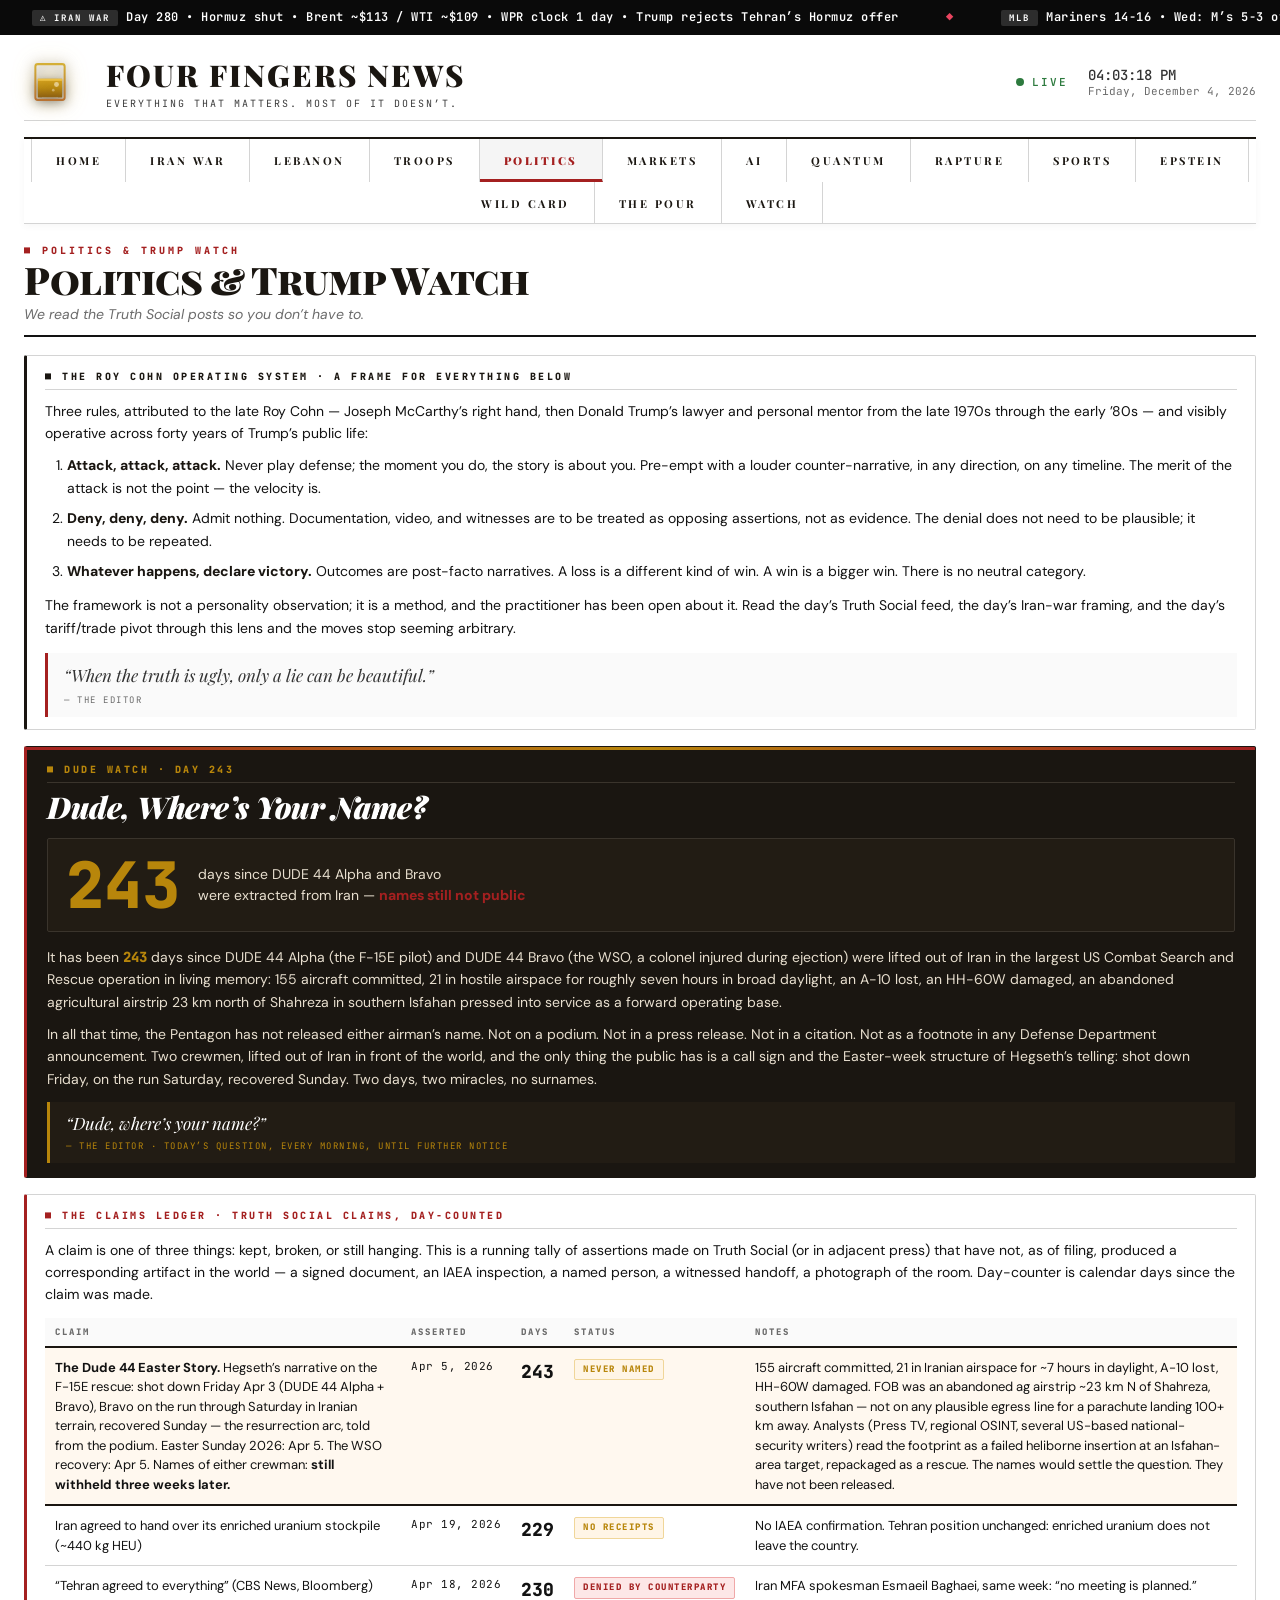
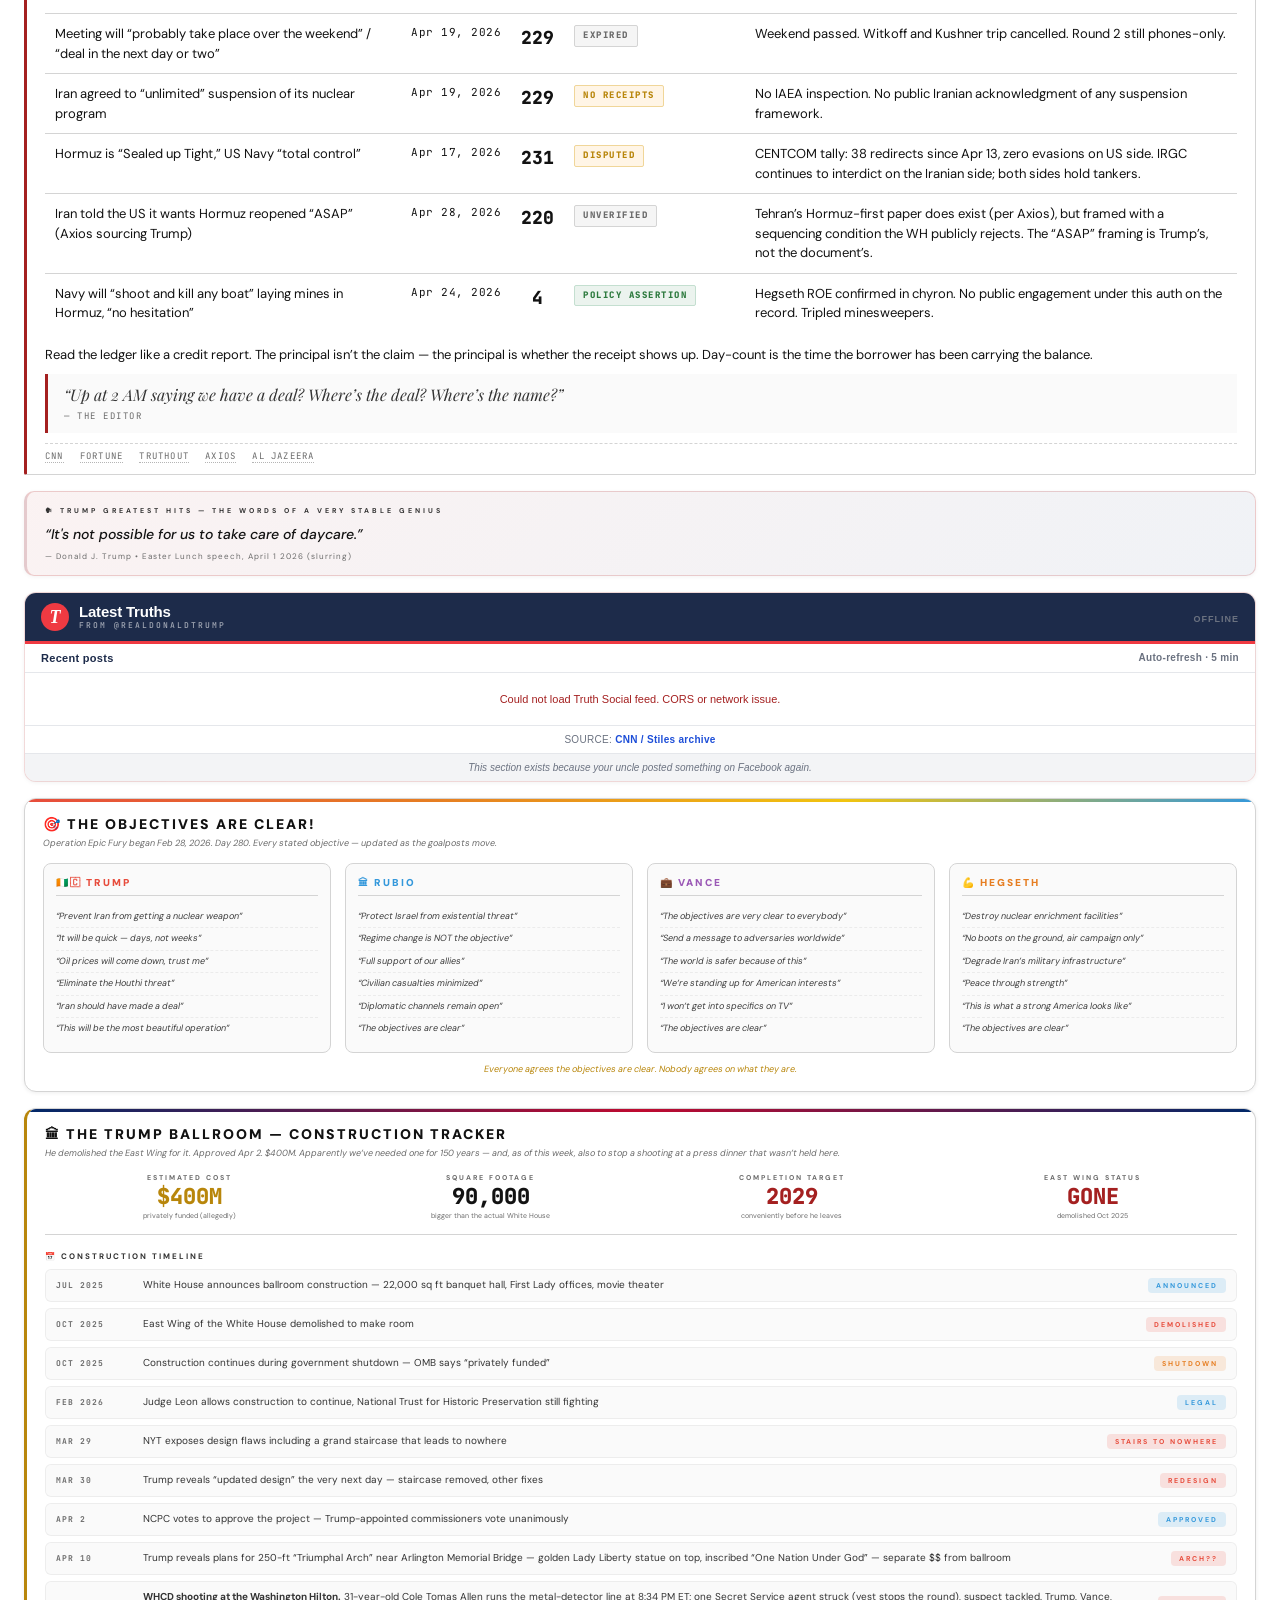
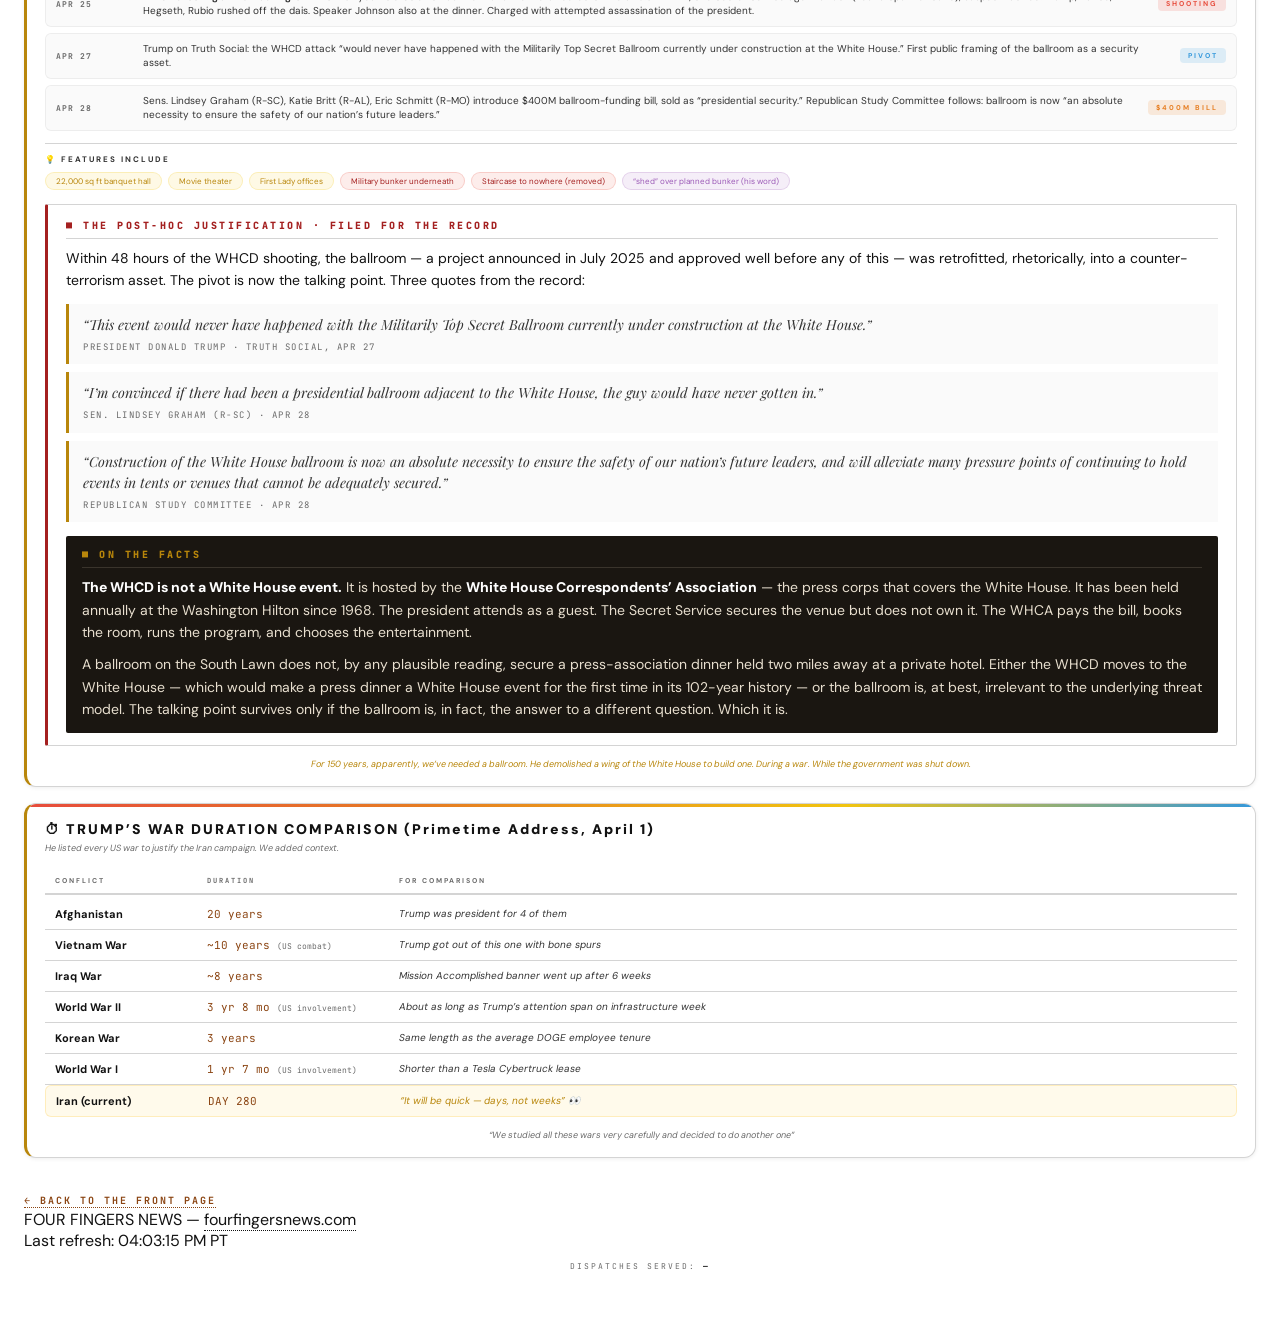
<file: politics.html>
<!DOCTYPE html>
<html lang="en">
<head>
<meta charset="UTF-8">
<meta name="viewport" content="width=device-width, initial-scale=1.0">
<meta http-equiv="Cache-Control" content="no-cache, no-store, must-revalidate"><meta http-equiv="Pragma" content="no-cache"><meta http-equiv="Expires" content="0">
<title>Politics &amp; Trump Watch &mdash; Four Fingers News</title>
<meta name="description" content="Trump greatest hits, Truth Social feed, the moving objectives, the ballroom tracker, and the strategic resource map.">
<meta name="theme-color" content="#0f1419">
<link rel="canonical" href="https://fourfingersnews.com/">
<meta property="og:type" content="website">
<meta property="og:site_name" content="Four Fingers News">
<meta property="og:title" content="Politics &amp; Trump Watch &mdash; Four Fingers News">
<meta property="og:description" content="Trump greatest hits, Truth Social feed, the moving objectives, the ballroom tracker, and the strategic resource map.">
<meta property="og:url" content="https://fourfingersnews.com/">
<meta name="twitter:card" content="summary_large_image">
<meta name="twitter:title" content="Politics &amp; Trump Watch &mdash; Four Fingers News">
<meta name="twitter:description" content="Trump greatest hits, Truth Social feed, the moving objectives, the ballroom tracker, and the strategic resource map.">
<link rel="icon" href="data:image/svg+xml,%3Csvg xmlns='http://www.w3.org/2000/svg' viewBox='0 0 64 64'%3E%3Crect x='14' y='10' width='36' height='44' rx='3' ry='3' fill='none' stroke='%23d4af37' stroke-width='3'/%3E%3Crect x='17' y='28' width='30' height='23' fill='%23b8860b' opacity='0.95'/%3E%3Crect x='17' y='28' width='30' height='3' fill='%23d4a017' opacity='0.9'/%3E%3Ccircle cx='40' cy='34' r='3' fill='%23fff8e7' opacity='0.55'/%3E%3C/svg%3E">
<link rel="stylesheet" href="assets/style.css?v=1777391998">
</head>
<body class="light-mode">

<div class="chyron" id="chyronBar">
  <div class="chyron-track" id="chyronTrack">
    <span class="chyron-item"><span class="chyron-label">&#9888;&#65039; IRAN WAR</span>Day <span class="iran-day-count">62</span> &bull; Hormuz shut &bull; Brent ~$113 / WTI ~$109 &bull; WPR clock 1 day &bull; Trump rejects Tehran&rsquo;s Hormuz offer</span>
    <span class="chyron-sep">&#9670;</span>
    <span class="chyron-item"><span class="chyron-label">MLB</span><span class="chyronMLB">Mariners 14-16 &bull; Wed: M&rsquo;s 5-3 over Twins at T-Mobile &bull; Took the Cardinals 3-2 last week at Busch &bull; Bats stringing it together at home &bull; Twins series wraps Thu</span></span>
    <span class="chyron-sep">&#9670;</span>
    <span class="chyron-item"><span class="chyronKraken"><span class="chyron-label">KRAKEN</span>Season over &bull; 34-34-11 (79 pts) &bull; 3rd straight playoff miss &bull; Ron Francis out as hockey ops prez &bull; GM search underway &bull; Stanley Cup Playoffs Round 1 in progress &mdash; Kraken watching from the couch again</span></span>
    <span class="chyron-sep">&#9670;</span>
    <span class="chyron-item"><span class="chyron-label">&#9971; PGA</span>Rory&rsquo;s back-to-back Masters in the books &bull; PGA Tour heads to RBC Heritage (Hilton Head) this week &bull; Scheffler defending &bull; Rory rumored for early-season LIV exhibition &mdash; PGA Tour silent</span>
    <span class="chyron-sep">&#9670;</span>
    <span class="chyron-item"><span class="chyron-label">NFL</span>Draft Rd 1&ndash;3 done &bull; Seahawks: RB Jadarian Price (Notre Dame) #32 &middot; S Bud Clark (TCU) #64 &middot; CB Julian Neal (Arkansas) #99 &mdash; back-half-of-the-secondary class, Clark a 15-INT ball-hawk &bull; Raiders QB Mendoza #1 overall &bull; Rams QB Ty Simpson #13 &bull; 9 OL in Rd 1 ties the record &bull; 4 Ohio St in the top 11 &bull; Rd 4&ndash;7 wrapped Sat</span>
    <span class="chyron-sep">&#9670;</span>
    <span class="chyron-item"><span class="chyron-label">&#128176; POLYMARKET</span>$200M+ traded on Iran war markets &bull; 50+ accounts under insider probe &bull; Congress demanding investigation &bull; Bets placed hours before ceasefire &bull; DOJ Thu charges Army SF MSgt Van Dyke (Fayetteville) &mdash; allegedly $400K on Maduro-raid contracts using classified info; 3 CEA counts + wire fraud + unlawful monetary transaction</span>
    <span class="chyron-sep">&#9670;</span>
    <span class="chyron-item"><span class="chyron-label">&#128308; HORMUZ</span>Seizure register: US Sun Apr 19 (Touska, Gulf of Oman) &bull; US Tue (Tifani, INDOPACOM) &bull; US Thu (Majestic X, Indian Ocean) &bull; US Sat Apr 25 (Sevan, Arabian Sea, off USS Pinckney) &bull; Iran Wed (Francesca + Epaminondas in the strait) &bull; Mon tracker: 16 vessels through vs ~60/day pre-war &bull; Sat tracker (MarineTraffic): just 1 transit in 12 hrs (Greek bulk carrier LB Energy) &bull; CENTCOM: 38 redirected since Apr 13 &bull; UN IMO flags ~20,000 seafarers stranded &bull; UKMTO threat level: critical &bull; Pentagon briefs Congress on six-month mine-clearance scenario</span>
    <span class="chyron-sep">&#9670;</span>
    <span class="chyron-item"><span class="chyron-label">&#128483; EPSTEIN</span>BONDI cuts deal with House Oversight &mdash; sits for deposition MAY 29 (contempt threat off the table after Mon no-show) &bull; SAME AFTERNOON: GAO opens formal review of DOJ&rsquo;s Epstein file release &mdash; redaction fail and what was withheld both in scope &bull; ACTING AG BLANCHE: DOJ &ldquo;has released everything the law requires&rdquo; &mdash; Congress disagrees; HR-4405 (Transparency Act) still live in House &bull; Fed judge tossed Trump&rsquo;s WSJ defamation suit over 50th-birthday letter (Trump &ldquo;nowhere close&rdquo; to &ldquo;actual malice&rdquo;) &bull; ZERO new US arrests despite 3.5M+ pages &bull; 43 victim names exposed in DOJ redaction fail &bull; Gates June testimony still on calendar</span>
    <span class="chyron-sep">&#9670;</span>
    <span class="chyron-item"><span class="chyron-label">&#127936; NBA</span>PLAYOFFS R1 &bull; Wed: ORL closes out DET in G5 &mdash; Magic advance to R2 &bull; Earlier Wed: BOS-PHI G5 in Boston (BOS led 3-1) &bull; SAS-POR series wraps (SAS led 3-1) &bull; LAL-HOU G5 in LA &bull; ATL-NYK G5, MIN-DEN G5 still on the board &bull; OKC-PHX G5 next</span>
    <span class="chyron-sep">&#9670;</span>
    <span class="chyron-item"><span class="chyron-label">&#128483; TRUMP</span>Mon: Cole Tomas Allen arraignment in DC fed court on firearm + assault-on-a-federal-officer counts; more charges expected &bull; Sun PM: WaPo/CNN report a note Allen sent family ~10 min before the WHCD attack &mdash; signed &ldquo;friendly federal assassin,&rdquo; ranks admin officials as targets &ldquo;from highest-ranking to lowest&rdquo; with an explicit exception for FBI Dir. Patel; investigators describe anti-Trump and anti-Christian rhetoric and grievances over detention-camp conditions; Allen wrote he does &ldquo;not expect forgiveness&rdquo; &bull; Sat 8:36 PM ET: armed man charges Secret Service line in WH Hilton lobby at the WHCD &mdash; Trump rushed off the dais; Vance, Hegseth, Rubio in the ballroom and moved out; one Secret Service agent shot at close range, vest stopped the round, suspect tackled. US Atty Pirro: 2 firearm counts + assault on a federal officer; arraignment Mon &bull; Sat AM to Fox&rsquo;s Aishah Hasnie: Witkoff &amp; Kushner NOT flying to Pakistan &mdash; &ldquo;we have all the cards&hellip; you&rsquo;re not going to be making any more 18-hour flights to sit around talking about nothing&rdquo;; Iran &ldquo;can call us anytime&rdquo; &bull; Sat Truth Social: &ldquo;tremendous infighting and confusion within their &lsquo;leadership.&rsquo; Nobody knows who is in charge, including them &hellip; we have all the cards, they have none! If they want to talk, all they have to do is call!!&rdquo; &bull; Sat reporters after the cancel: Iran &ldquo;within 10 minutes&hellip; gave us a new paper that was much better &hellip; a lot but not enough&rdquo;</span>
    <span class="chyron-sep">&#9670;</span>
    <span class="chyron-item"><span class="chyron-label">&#127777; CLIMATE</span>March 2026 hottest on record for Lower 48 &bull; Emperor penguins declared ENDANGERED &bull; Antarctic ice at record low &bull; Colorado St forecasts 13 named storms, 6 hurricanes for 2026 &bull; This is fine</span>
    <span class="chyron-sep">&#9670;</span>
    <span class="chyron-item"><span class="chyron-label">&#9962; POPE LEO XIV</span>In Equatorial Guinea &mdash; final leg of 11-day Africa tour &bull; Visited prison in Bata, told inmates &ldquo;you are not alone&rdquo; &bull; Open-air Mass in Malabo Thu, then home to Rome &bull; Tour hit Algeria &rarr; Cameroon &rarr; Angola &rarr; EQ &bull; Called out neocolonialism, corruption, extractivism across the continent &bull; 18,000 km covered</span>
    <span class="chyron-sep">&#9670;</span>
    <span class="chyron-item"><span class="chyron-label">&#127470;&#127481; ITALY</span>Meloni SUSPENDS auto-renewal of 2003 defense cooperation pact with Israel &mdash; announced Tue at Verona event &bull; Trigger: IDF fired warning shots at Italian UN peacekeeping convoy in Lebanon, damaged a vehicle &bull; Italy summoned Israel&rsquo;s ambassador &bull; Same day Trump trashed her in Corriere della Sera: &ldquo;I thought she had courage&rdquo; &bull; Israeli MFA pushes back: &ldquo;no security agreement with Italy&rdquo; &mdash; calls 2003 MoU empty &bull; Meloni also called Trump&rsquo;s attacks on Pope &ldquo;unacceptable&rdquo;</span>
    <span class="chyron-sep">&#9670;</span>
    <span class="chyron-item"><span class="chyron-label">&#127988;&#65039; CONGRESS</span>Reps. Tony Gonzales (R-TX) &amp; Eric Swalwell (D-CA) resigned &bull; Sudan enters YEAR 4 of war &mdash; UN humanitarian chief Fletcher: &ldquo;another year the world has failed the test of Sudan&rdquo; &bull; Maine lawmakers approve bill freezing new data centers until Nov 2027</span>
    <span class="chyron-sep">&#9670;</span>
    <span class="chyron-item"><span class="chyron-label">&#127473;&#127463; LEBANON</span>Three-week extension eight days old &bull; MON AM: IDF strikes Hezbollah sites in the Beqaa Valley &mdash; first Beqaa hit in ~3 weeks (Times of Israel) &bull; MON: Pres. Aoun to a southern delegation &mdash; negotiating with Israel &ldquo;is not betrayal&rdquo;; betrayal is &ldquo;those who take their country to war to serve foreign interests&rdquo; &bull; MON: HZ Sec-Gen Qassem rejects reported Beirut&ndash;Tel Aviv direct-talks plan as &ldquo;a grave sin&rdquo; &bull; MON AM: IDF kills Hussein Makled, head of Hezbollah intelligence HQ, in overnight Beirut precise strike &mdash; first Beirut hit since the Apr 19 extension began; HZ frames retaliation as &ldquo;legitimate response&rdquo; &bull; Western Galilee sirens Mon AM on suspected HZ drone &bull; Northern Israeli border-town mayors Sun PM: schools close from Tue, citing rocket and drone fire the ceasefire has not stopped &bull; FIRST IDF KIA INSIDE THE EXTENSION: Sgt. Idan Fooks, 19, killed Sun AM by Hezbollah explosive drone in Taybeh during tank repair &mdash; 6 wounded (4 serious incl. an officer, 1 moderate, 1 light); 2 follow-on drones at medevac, 1 intercepted, 1 detonated near responders; HZ takes credit, calls it response to truce violations &bull; Sun AM: IDF spox Adraee orders 7 villages N of the Litani to evacuate &mdash; will &ldquo;act forcefully&rdquo; vs HZ targets; strikes commence post-order, Kfar Tibnit hit with casualties (Lebanese state media) &bull; Netanyahu: HZ violations &ldquo;in practice, dismantling the ceasefire&rdquo; &bull; Sat: 2 Hezbollah projectiles at north (1 intercepted, 1 in open ground), sirens in Manara/Margaliot/Misgav Am &bull; IDF says six gunmen killed in Bint Jbeil exchange &bull; Netanyahu orders strikes &ldquo;with force&rdquo; &mdash; IDF hits Hezbollah-linked buildings in Haddatha, Zibqine, al-Sultaniyeh and Kherbet Selm, claims &ldquo;more than 15 eliminated&rdquo; (incl. three in a vehicle &ldquo;loaded with weapons&rdquo;) &bull; IAF intercepts &ldquo;suspicious aerial target&rdquo; over south Sat PM; Hezbollah downs IDF drone &bull; NNA: 4 killed on truck + motorcycle in Yohmor al-Shaqif (Nabatieh); 2 killed/17 wounded (women and children among the wounded) in Safad al-Battikh &bull; Lebanon Health Min: 6 killed across Sat strikes &bull; Sun PM: Pres. Aoun calls Litani-bridge strikes a &ldquo;dangerous escalation,&rdquo; an attempt &ldquo;to sever geographical connectivity&rdquo; between south Lebanon and the rest, obstructing humanitarian aid &bull; Sun PM: Hezbollah recasts the Taybeh hit as a roadside-bomb ambush on an 8-vehicle Israeli armored convoy moving Taybeh&rarr;Deir Seryan, claims 4 Merkavas destroyed/set ablaze; IDF count unchanged at 1 KIA + 6 wounded &bull; Scope on paper still: halt to strikes, IDF withdrawal, prisoner release, LAF deployment, reconstruction &bull; Hezbollah still rejects the track</span>
    <span class="chyron-sep">&#9670;</span>
    <span class="chyron-item"><span class="chyron-label">&#127916;&#65039; MEDIA</span>WBD shareholders Thu approve the $110B Paramount Skydance merger &mdash; $31/share values Warner Bros. Discovery at ~$77B &bull; Combines HBO Max, CNN, TBS, TNT, and the Warner Bros. film studio into the Paramount Skydance stack &bull; Regulatory review next in Washington (DOJ subpoenas sent late Mar on studio output, content rights, streaming, theaters) and London &bull; Both boards had endorsed unanimously</span>
    <span class="chyron-sep">&#9670;</span>
    <span class="chyron-item"><span class="chyron-label">&#128200; MARKETS</span>WED FOMC: holds 3.50&ndash;3.75% on an 8&ndash;4 vote &mdash; FOUR DISSENTS, widest split since 1992 &bull; Powell: inflation read &ldquo;the noisiest data in a decade,&rdquo; labor &ldquo;still arguably full employment&rdquo; &bull; Wed close: S&amp;P 7,135.95 (&minus;0.04%) &bull; Brent settles ~$113, WTI ~$109 on Trump&rsquo;s Hormuz-offer rejection &bull; National gas $4.27 &bull; Mag-7 earnings still loading the wk &bull; DOJ probe of Powell dropped earlier; Warsh runway open</span>
    <span class="chyron-sep">&#9670;</span>
    <span class="chyron-item"><span class="chyron-label">QUANTUM</span>Quantinuum hits 94 logical qubits from 98 physical &bull; Error correction at break-even &bull; Q-Day estimates lurch to ~2030 &bull; China&rsquo;s 3,700km quantum network live &bull; Google Willow 13,000x advantage &bull; $38B global spend</span>
    <span class="chyron-sep">&#9670;</span>
    <span class="chyron-item"><span class="chyron-label">&#9943;&#65039; TRUTH</span>Trump Thu AM: Navy &ldquo;to shoot and kill any boat&rdquo; laying mines in Hormuz, &ldquo;no hesitation&rdquo; &bull; Minesweepers &ldquo;tripled up&rdquo; &bull; Frame: &ldquo;total control,&rdquo; strait &ldquo;Sealed up Tight&rdquo; &bull; &ldquo;No ship can enter or leave without the approval of the United States Navy... until such time as Iran is able to make a DEAL&rdquo;</span>
    <span class="chyron-sep">&#9670;</span>
    <span class="chyron-item"><span class="chyron-label">&#128138; HEALTH</span>73% of Americans say insurer delays/denials are major problem &bull; Sheer Health launching to fight insurance battles &bull; AbbVie + Genentech joining White House discount drug site</span>
    <span class="chyron-sep">&#9670;</span>
    <span class="chyron-item"><span class="chyron-label">&#9878; ANTITRUST</span>Federal jury finds Live Nation ILLEGALLY MONOPOLIZED US concert ticketing &bull; 30+ states brought case without DOJ support &bull; Consumer refunds possible &bull; Ticketmaster dominance confirmed in court</span>
    <span class="chyron-sep">&#9670;</span>
    <span class="chyron-item"><span class="chyron-label">GAS</span><span id="chyronGas1">Seattle avg: loading...</span></span>
    <span class="chyron-sep">&#9670;</span>
    <span class="chyron-item"><span class="chyron-label">&#9981; GAS</span><span id="chyronGasNatl">Nat'l avg: loading...</span></span>
    <span class="chyron-sep">&#9670;</span>
    <span class="chyron-item"><span class="chyron-label">&#9888;&#65039; IRAN WAR</span>Day <span class="iran-day-count">62</span> &bull; Hormuz shut &bull; Brent ~$113 / WTI ~$109 &bull; WPR clock 1 day &bull; Trump rejects Tehran&rsquo;s Hormuz offer</span>
    <span class="chyron-sep">&#9670;</span>
    <span class="chyron-item"><span class="chyron-label">MLB</span><span class="chyronMLB">Mariners 14-16 &bull; Wed: M&rsquo;s 5-3 over Twins at T-Mobile &bull; Took the Cardinals 3-2 last week at Busch &bull; Bats stringing it together at home &bull; Twins series wraps Thu</span></span>
    <span class="chyron-sep">&#9670;</span>
    <span class="chyron-item"><span class="chyronKraken"><span class="chyron-label">KRAKEN</span>Season over &bull; 34-34-11 (79 pts) &bull; 3rd straight playoff miss &bull; Ron Francis out as hockey ops prez &bull; GM search underway &bull; Stanley Cup Playoffs Round 1 in progress &mdash; Kraken watching from the couch again</span></span>
    <span class="chyron-sep">&#9670;</span>
    <span class="chyron-item"><span class="chyron-label">&#9971; PGA</span>Rory&rsquo;s back-to-back Masters in the books &bull; PGA Tour heads to RBC Heritage (Hilton Head) this week &bull; Scheffler defending &bull; Rory rumored for early-season LIV exhibition &mdash; PGA Tour silent</span>
    <span class="chyron-sep">&#9670;</span>
    <span class="chyron-item"><span class="chyron-label">NFL</span>Draft Rd 1&ndash;3 done &bull; Seahawks: RB Jadarian Price (Notre Dame) #32 &middot; S Bud Clark (TCU) #64 &middot; CB Julian Neal (Arkansas) #99 &mdash; back-half-of-the-secondary class, Clark a 15-INT ball-hawk &bull; Raiders QB Mendoza #1 overall &bull; Rams QB Ty Simpson #13 &bull; 9 OL in Rd 1 ties the record &bull; 4 Ohio St in the top 11 &bull; Rd 4&ndash;7 wrapped Sat</span>
    <span class="chyron-sep">&#9670;</span>
    <span class="chyron-item"><span class="chyron-label">&#128176; POLYMARKET</span>$200M+ traded on Iran war markets &bull; 50+ accounts under insider probe &bull; Congress demanding investigation &bull; Bets placed hours before ceasefire &bull; DOJ Thu charges Army SF MSgt Van Dyke (Fayetteville) &mdash; allegedly $400K on Maduro-raid contracts using classified info; 3 CEA counts + wire fraud + unlawful monetary transaction</span>
    <span class="chyron-sep">&#9670;</span>
    <span class="chyron-item"><span class="chyron-label">&#128308; HORMUZ</span>Seizure register: US Sun Apr 19 (Touska, Gulf of Oman) &bull; US Tue (Tifani, INDOPACOM) &bull; US Thu (Majestic X, Indian Ocean) &bull; US Sat Apr 25 (Sevan, Arabian Sea, off USS Pinckney) &bull; Iran Wed (Francesca + Epaminondas in the strait) &bull; Mon tracker: 16 vessels through vs ~60/day pre-war &bull; Sat tracker (MarineTraffic): just 1 transit in 12 hrs (Greek bulk carrier LB Energy) &bull; CENTCOM: 38 redirected since Apr 13 &bull; UN IMO flags ~20,000 seafarers stranded &bull; UKMTO threat level: critical &bull; Pentagon briefs Congress on six-month mine-clearance scenario</span>
    <span class="chyron-sep">&#9670;</span>
    <span class="chyron-item"><span class="chyron-label">&#128483; EPSTEIN</span>BONDI cuts deal with House Oversight &mdash; sits for deposition MAY 29 (contempt threat off the table after Mon no-show) &bull; SAME AFTERNOON: GAO opens formal review of DOJ&rsquo;s Epstein file release &mdash; redaction fail and what was withheld both in scope &bull; ACTING AG BLANCHE: DOJ &ldquo;has released everything the law requires&rdquo; &mdash; Congress disagrees; HR-4405 (Transparency Act) still live in House &bull; Fed judge tossed Trump&rsquo;s WSJ defamation suit over 50th-birthday letter (Trump &ldquo;nowhere close&rdquo; to &ldquo;actual malice&rdquo;) &bull; ZERO new US arrests despite 3.5M+ pages &bull; 43 victim names exposed in DOJ redaction fail &bull; Gates June testimony still on calendar</span>
    <span class="chyron-sep">&#9670;</span>
    <span class="chyron-item"><span class="chyron-label">&#127936; NBA</span>PLAYOFFS R1 &bull; Wed: ORL closes out DET in G5 &mdash; Magic advance to R2 &bull; Earlier Wed: BOS-PHI G5 in Boston (BOS led 3-1) &bull; SAS-POR series wraps (SAS led 3-1) &bull; LAL-HOU G5 in LA &bull; ATL-NYK G5, MIN-DEN G5 still on the board &bull; OKC-PHX G5 next</span>
    <span class="chyron-sep">&#9670;</span>
    <span class="chyron-item"><span class="chyron-label">&#128483; TRUMP</span>Mon: Cole Tomas Allen arraignment in DC fed court on firearm + assault-on-a-federal-officer counts; more charges expected &bull; Sun PM: WaPo/CNN report a note Allen sent family ~10 min before the WHCD attack &mdash; signed &ldquo;friendly federal assassin,&rdquo; ranks admin officials as targets &ldquo;from highest-ranking to lowest&rdquo; with an explicit exception for FBI Dir. Patel; investigators describe anti-Trump and anti-Christian rhetoric and grievances over detention-camp conditions; Allen wrote he does &ldquo;not expect forgiveness&rdquo; &bull; Sat 8:36 PM ET: armed man charges Secret Service line in WH Hilton lobby at the WHCD &mdash; Trump rushed off the dais; Vance, Hegseth, Rubio in the ballroom and moved out; one Secret Service agent shot at close range, vest stopped the round, suspect tackled. US Atty Pirro: 2 firearm counts + assault on a federal officer; arraignment Mon &bull; Sat AM to Fox&rsquo;s Aishah Hasnie: Witkoff &amp; Kushner NOT flying to Pakistan &mdash; &ldquo;we have all the cards&hellip; you&rsquo;re not going to be making any more 18-hour flights to sit around talking about nothing&rdquo;; Iran &ldquo;can call us anytime&rdquo; &bull; Sat Truth Social: &ldquo;tremendous infighting and confusion within their &lsquo;leadership.&rsquo; Nobody knows who is in charge, including them &hellip; we have all the cards, they have none! If they want to talk, all they have to do is call!!&rdquo; &bull; Sat reporters after the cancel: Iran &ldquo;within 10 minutes&hellip; gave us a new paper that was much better &hellip; a lot but not enough&rdquo;</span>
    <span class="chyron-sep">&#9670;</span>
    <span class="chyron-item"><span class="chyron-label">&#127777; CLIMATE</span>March 2026 hottest on record for Lower 48 &bull; Emperor penguins declared ENDANGERED &bull; Antarctic ice at record low &bull; Colorado St forecasts 13 named storms, 6 hurricanes for 2026 &bull; This is fine</span>
    <span class="chyron-sep">&#9670;</span>
    <span class="chyron-item"><span class="chyron-label">&#9962; POPE LEO XIV</span>In Equatorial Guinea &mdash; final leg of 11-day Africa tour &bull; Visited prison in Bata, told inmates &ldquo;you are not alone&rdquo; &bull; Open-air Mass in Malabo Thu, then home to Rome &bull; Tour hit Algeria &rarr; Cameroon &rarr; Angola &rarr; EQ &bull; Called out neocolonialism, corruption, extractivism across the continent &bull; 18,000 km covered</span>
    <span class="chyron-sep">&#9670;</span>
    <span class="chyron-item"><span class="chyron-label">&#127470;&#127481; ITALY</span>Meloni SUSPENDS auto-renewal of 2003 defense cooperation pact with Israel &mdash; announced Tue at Verona event &bull; Trigger: IDF fired warning shots at Italian UN peacekeeping convoy in Lebanon, damaged a vehicle &bull; Italy summoned Israel&rsquo;s ambassador &bull; Same day Trump trashed her in Corriere della Sera: &ldquo;I thought she had courage&rdquo; &bull; Israeli MFA pushes back: &ldquo;no security agreement with Italy&rdquo; &mdash; calls 2003 MoU empty &bull; Meloni also called Trump&rsquo;s attacks on Pope &ldquo;unacceptable&rdquo;</span>
    <span class="chyron-sep">&#9670;</span>
    <span class="chyron-item"><span class="chyron-label">&#127988;&#65039; CONGRESS</span>Reps. Tony Gonzales (R-TX) &amp; Eric Swalwell (D-CA) resigned &bull; Sudan enters YEAR 4 of war &mdash; UN humanitarian chief Fletcher: &ldquo;another year the world has failed the test of Sudan&rdquo; &bull; Maine lawmakers approve bill freezing new data centers until Nov 2027</span>
    <span class="chyron-sep">&#9670;</span>
    <span class="chyron-item"><span class="chyron-label">&#127473;&#127463; LEBANON</span>Three-week extension eight days old &bull; MON AM: IDF strikes Hezbollah sites in the Beqaa Valley &mdash; first Beqaa hit in ~3 weeks (Times of Israel) &bull; MON: Pres. Aoun to a southern delegation &mdash; negotiating with Israel &ldquo;is not betrayal&rdquo;; betrayal is &ldquo;those who take their country to war to serve foreign interests&rdquo; &bull; MON: HZ Sec-Gen Qassem rejects reported Beirut&ndash;Tel Aviv direct-talks plan as &ldquo;a grave sin&rdquo; &bull; MON AM: IDF kills Hussein Makled, head of Hezbollah intelligence HQ, in overnight Beirut precise strike &mdash; first Beirut hit since the Apr 19 extension began; HZ frames retaliation as &ldquo;legitimate response&rdquo; &bull; Western Galilee sirens Mon AM on suspected HZ drone &bull; Northern Israeli border-town mayors Sun PM: schools close from Tue, citing rocket and drone fire the ceasefire has not stopped &bull; FIRST IDF KIA INSIDE THE EXTENSION: Sgt. Idan Fooks, 19, killed Sun AM by Hezbollah explosive drone in Taybeh during tank repair &mdash; 6 wounded (4 serious incl. an officer, 1 moderate, 1 light); 2 follow-on drones at medevac, 1 intercepted, 1 detonated near responders; HZ takes credit, calls it response to truce violations &bull; Sun AM: IDF spox Adraee orders 7 villages N of the Litani to evacuate &mdash; will &ldquo;act forcefully&rdquo; vs HZ targets; strikes commence post-order, Kfar Tibnit hit with casualties (Lebanese state media) &bull; Netanyahu: HZ violations &ldquo;in practice, dismantling the ceasefire&rdquo; &bull; Sat: 2 Hezbollah projectiles at north (1 intercepted, 1 in open ground), sirens in Manara/Margaliot/Misgav Am &bull; IDF says six gunmen killed in Bint Jbeil exchange &bull; Netanyahu orders strikes &ldquo;with force&rdquo; &mdash; IDF hits Hezbollah-linked buildings in Haddatha, Zibqine, al-Sultaniyeh and Kherbet Selm, claims &ldquo;more than 15 eliminated&rdquo; (incl. three in a vehicle &ldquo;loaded with weapons&rdquo;) &bull; IAF intercepts &ldquo;suspicious aerial target&rdquo; over south Sat PM; Hezbollah downs IDF drone &bull; NNA: 4 killed on truck + motorcycle in Yohmor al-Shaqif (Nabatieh); 2 killed/17 wounded (women and children among the wounded) in Safad al-Battikh &bull; Lebanon Health Min: 6 killed across Sat strikes &bull; Sun PM: Pres. Aoun calls Litani-bridge strikes a &ldquo;dangerous escalation,&rdquo; an attempt &ldquo;to sever geographical connectivity&rdquo; between south Lebanon and the rest, obstructing humanitarian aid &bull; Sun PM: Hezbollah recasts the Taybeh hit as a roadside-bomb ambush on an 8-vehicle Israeli armored convoy moving Taybeh&rarr;Deir Seryan, claims 4 Merkavas destroyed/set ablaze; IDF count unchanged at 1 KIA + 6 wounded &bull; Scope on paper still: halt to strikes, IDF withdrawal, prisoner release, LAF deployment, reconstruction &bull; Hezbollah still rejects the track</span>
    <span class="chyron-sep">&#9670;</span>
    <span class="chyron-item"><span class="chyron-label">&#127916;&#65039; MEDIA</span>WBD shareholders Thu approve the $110B Paramount Skydance merger &mdash; $31/share values Warner Bros. Discovery at ~$77B &bull; Combines HBO Max, CNN, TBS, TNT, and the Warner Bros. film studio into the Paramount Skydance stack &bull; Regulatory review next in Washington (DOJ subpoenas sent late Mar on studio output, content rights, streaming, theaters) and London &bull; Both boards had endorsed unanimously</span>
    <span class="chyron-sep">&#9670;</span>
    <span class="chyron-item"><span class="chyron-label">&#128200; MARKETS</span>WED FOMC: holds 3.50&ndash;3.75% on an 8&ndash;4 vote &mdash; FOUR DISSENTS, widest split since 1992 &bull; Powell: inflation read &ldquo;the noisiest data in a decade,&rdquo; labor &ldquo;still arguably full employment&rdquo; &bull; Wed close: S&amp;P 7,135.95 (&minus;0.04%) &bull; Brent settles ~$113, WTI ~$109 on Trump&rsquo;s Hormuz-offer rejection &bull; National gas $4.27 &bull; Mag-7 earnings still loading the wk &bull; DOJ probe of Powell dropped earlier; Warsh runway open</span>
    <span class="chyron-sep">&#9670;</span>
    <span class="chyron-item"><span class="chyron-label">QUANTUM</span>Quantinuum hits 94 logical qubits from 98 physical &bull; Error correction at break-even &bull; Q-Day estimates lurch to ~2030 &bull; China&rsquo;s 3,700km quantum network live &bull; Google Willow 13,000x advantage &bull; $38B global spend</span>
    <span class="chyron-sep">&#9670;</span>
    <span class="chyron-item"><span class="chyron-label">&#9943;&#65039; TRUTH</span>Trump Thu AM: Navy &ldquo;to shoot and kill any boat&rdquo; laying mines in Hormuz, &ldquo;no hesitation&rdquo; &bull; Minesweepers &ldquo;tripled up&rdquo; &bull; Frame: &ldquo;total control,&rdquo; strait &ldquo;Sealed up Tight&rdquo; &bull; &ldquo;No ship can enter or leave without the approval of the United States Navy... until such time as Iran is able to make a DEAL&rdquo;</span>
    <span class="chyron-sep">&#9670;</span>
    <span class="chyron-item"><span class="chyron-label">&#128138; HEALTH</span>73% of Americans say insurer delays/denials are major problem &bull; Sheer Health launching to fight insurance battles &bull; AbbVie + Genentech joining White House discount drug site</span>
    <span class="chyron-sep">&#9670;</span>
    <span class="chyron-item"><span class="chyron-label">&#9878; ANTITRUST</span>Federal jury finds Live Nation ILLEGALLY MONOPOLIZED US concert ticketing &bull; 30+ states brought case without DOJ support &bull; Consumer refunds possible &bull; Ticketmaster dominance confirmed in court</span>
    <span class="chyron-sep">&#9670;</span>
    <span class="chyron-item"><span class="chyron-label">GAS</span><span id="chyronGas2">Seattle avg: loading...</span></span>
    <span class="chyron-sep">&#9670;</span>
    <span class="chyron-item"><span class="chyron-label">&#9981; GAS</span><span id="chyronGasNatl2">Nat'l avg: loading...</span></span>
    <span class="chyron-sep">&#9670;</span>
  </div>
</div>

<div class="bg-grid"></div>

<div class="particles" id="particles"></div>

<div class="main">

  <!-- ═══ HEADER ═══ -->
    <!-- &#9552;&#9552;&#9552; HEADER &#9552;&#9552;&#9552; -->
  <header class="header">
    <div class="header-left">
      <!-- whiskey-glass mark Ã¢ÂÂ distillery palette -->
      <svg width="52" height="52" viewBox="0 0 64 64" style="flex-shrink:0;margin-right:14px;filter:drop-shadow(0 2px 6px rgba(0,0,0,0.5)) drop-shadow(0 0 10px rgba(212,160,23,0.35));" aria-hidden="true">
        <defs>
          <linearGradient id="whiskey" x1="0" y1="0" x2="0" y2="1">
            <stop offset="0%" stop-color="#d4a017"/>
            <stop offset="50%" stop-color="#b8860b"/>
            <stop offset="100%" stop-color="#8b5a0a"/>
          </linearGradient>
          <linearGradient id="glass" x1="0" y1="0" x2="0" y2="1">
            <stop offset="0%" stop-color="#d4af37"/>
            <stop offset="100%" stop-color="#b87333"/>
          </linearGradient>
        </defs>
        <rect x="14" y="10" width="36" height="44" rx="3" ry="3" fill="none" stroke="url(#glass)" stroke-width="2.5"/>
        <rect x="17" y="28" width="30" height="23" fill="url(#whiskey)" opacity="0.95"/>
        <rect x="17" y="28" width="30" height="2.5" fill="#f0c64a" opacity="0.85"/>
        <circle cx="40" cy="35" r="3" fill="#fff8e7" opacity="0.55"/>
        <circle cx="36" cy="42" r="1.6" fill="#fff8e7" opacity="0.4"/>
        <line x1="22" y1="51" x2="42" y2="51" stroke="#fff8e7" stroke-width="0.6" opacity="0.3"/>
      </svg>
      <div>
        <div class="header-title" style="font-family:Georgia,'Playfair Display',serif;letter-spacing:2px;">FOUR FINGERS NEWS</div>
        <div class="header-subtitle" id="ffnTagline">THE NEWS, NEAT.</div>
      </div>
    </div>
    <script>
      // Tagline rotator Ã¢ÂÂ keeps all the contenders in circulation
      (function(){
        var taglines = [
          'THE NEWS, NEAT.',
          'POUR FIRST. READ SECOND.',
          'TWO FINGERS FOR THE MARKETS, TWO FOR THE POLITICS.',
          'EVERYTHING THAT MATTERS. MOST OF IT DOESN&rsquo;T.',
          'HARD NEWS. SOFT IRONY. ROCKS OPTIONAL.',
          'SERVED NEAT. NEVER WATERED DOWN.',
          'NO ICE. NO CHASER. NO SPIN.'
        ];
        var i = 0;
        var el = document.getElementById('ffnTagline');
        if(!el) return;
        // pick a random starting tagline so it&rsquo;s different each pageload
        i = Math.floor(Math.random() * taglines.length);
        el.innerHTML = taglines[i];
        setInterval(function(){
          i = (i + 1) % taglines.length;
          el.style.opacity = '0';
          setTimeout(function(){
            el.innerHTML = taglines[i];
            el.style.opacity = '';
          }, 350);
        }, 9000);
      })();
    </script>
    <div class="header-right">
      <div class="live-indicator">
        <div class="live-dot"></div>
        LIVE
      </div>
      <div>
        <div class="clock" id="clock">--:--:-- --</div>
        <div class="clock-date" id="clockDate">---</div>
      </div>
    </div>
  </header>

  <!-- ═══ SECTION NAV ═══ -->
  <nav class="section-nav">
    <div class="section-nav-inner">
      <a href="index.html">Home</a>
      <a href="iran.html">Iran War</a>
      <a href="lebanon.html">Lebanon</a>
      <a href="troops.html">Troops</a>
      <a href="politics.html" class="active">Politics</a>
      <a href="markets.html">Markets</a>
      <a href="ai.html">AI</a>
      <a href="quantum.html">Quantum</a>
      <a href="rapture.html">Rapture</a>
      <a href="sports.html">Sports</a>
      <a href="epstein.html">Epstein</a>
      <a href="wildcard.html">Wild Card</a>
      <a href="pour.html">The Pour</a>
      <a href="watch.html">Watch</a>
    </div>
  </nav>

<div class="lan-page-masthead">
    <div class="lpm-tag">&#9632; POLITICS &amp; TRUMP WATCH</div>
    <div class="lpm-name">Politics &amp; Trump Watch</div>
    <div class="lpm-kicker">We read the Truth Social posts so you don&rsquo;t have to.</div>
  </div>
  <!-- ═══ ROY COHN OPERATING SYSTEM — editorial framing ═══ -->
  <!-- AUTO-UPDATED BY: manual; refresh on doctrinal change. -->
  <div id="cohnDoctrine" class="rc-doctrine">
    <div class="rc-doctrine-tag">&#9632; THE ROY COHN OPERATING SYSTEM &middot; A FRAME FOR EVERYTHING BELOW</div>
    <p>Three rules, attributed to the late Roy Cohn &mdash; Joseph McCarthy&rsquo;s right hand, then Donald Trump&rsquo;s lawyer and personal mentor from the late 1970s through the early &rsquo;80s &mdash; and visibly operative across forty years of Trump&rsquo;s public life:</p>
    <ol class="rc-rules">
      <li><b>Attack, attack, attack.</b> Never play defense; the moment you do, the story is about you. Pre-empt with a louder counter-narrative, in any direction, on any timeline. The merit of the attack is not the point &mdash; the velocity is.</li>
      <li><b>Deny, deny, deny.</b> Admit nothing. Documentation, video, and witnesses are to be treated as opposing assertions, not as evidence. The denial does not need to be plausible; it needs to be repeated.</li>
      <li><b>Whatever happens, declare victory.</b> Outcomes are post-facto narratives. A loss is a different kind of win. A win is a bigger win. There is no neutral category.</li>
    </ol>
    <p>The framework is not a personality observation; it is a method, and the practitioner has been open about it. Read the day&rsquo;s Truth Social feed, the day&rsquo;s Iran-war framing, and the day&rsquo;s tariff/trade pivot through this lens and the moves stop seeming arbitrary.</p>
    <div class="rc-aphorism">&ldquo;When the truth is ugly, only a lie can be beautiful.&rdquo;<cite>&mdash; The Editor</cite></div>
  </div>

  <!-- ═══ DUDE WATCH — daily counter on the unnamed F-15E aircrew ═══ -->
  <!-- AUTO-UPDATED BY: inline JS (computes days since Apr 5, 2026 rescue date) -->
  <!-- EDIT TARGETS: dude44Start in <script> below, dude-headline if framing changes -->
  <div id="dudeWatch" class="dude-watch">
    <div class="dude-tag">&#9632; DUDE WATCH &middot; DAY <span class="dude-days-inline" id="dude44Days">&mdash;</span></div>
    <div class="dude-headline">Dude, Where&rsquo;s Your Name?</div>
    <div class="dude-counter">
      <div class="dude-counter-num"><span id="dude44DaysBig">&mdash;</span></div>
      <div class="dude-counter-lbl">days since DUDE 44 Alpha and Bravo<br>were extracted from Iran &mdash; <b>names still not public</b></div>
    </div>
    <p class="dude-body">It has been <span class="dude-days-inline" id="dude44DaysInline">&mdash;</span> days since DUDE 44 Alpha (the F-15E pilot) and DUDE 44 Bravo (the WSO, a colonel injured during ejection) were lifted out of Iran in the largest US Combat Search and Rescue operation in living memory: 155 aircraft committed, 21 in hostile airspace for roughly seven hours in broad daylight, an A-10 lost, an HH-60W damaged, an abandoned agricultural airstrip 23 km north of Shahreza in southern Isfahan pressed into service as a forward operating base.</p>
    <p class="dude-body">In all that time, the Pentagon has not released either airman&rsquo;s name. Not on a podium. Not in a press release. Not in a citation. Not as a footnote in any Defense Department announcement. Two crewmen, lifted out of Iran in front of the world, and the only thing the public has is a call sign and the Easter-week structure of Hegseth&rsquo;s telling: shot down Friday, on the run Saturday, recovered Sunday. Two days, two miracles, no surnames.</p>
    <div class="dude-aphorism">&ldquo;Dude, where&rsquo;s your name?&rdquo;<cite>&mdash; The Editor &middot; today&rsquo;s question, every morning, until further notice</cite></div>
  </div>
  <script>
    (function(){
      // Easter Sunday rescue of DUDE 44 Bravo: April 5, 2026.
      var start = new Date(2026, 3, 5);
      var now = new Date();
      var days = Math.max(0, Math.floor((now - start) / 86400000));
      document.querySelectorAll('#dude44Days, #dude44DaysInline').forEach(function(el){
        el.textContent = days;
      });
      var big = document.getElementById('dude44DaysBig');
      if (big) big.textContent = days;
    })();
  </script>

  <!-- ═══ CLAIMS LEDGER — Truth Social claims, day-counted ═══ -->
  <!-- AUTO-UPDATED BY: manual; new claims and status changes appended weekly -->
  <!-- EDIT TARGETS: #claimsLedger <tbody>; days-since values are static, refresh on edit -->
  <div id="claimsPanel" class="cl-panel">
    <div class="cl-tag">&#9632; THE CLAIMS LEDGER &middot; TRUTH SOCIAL CLAIMS, DAY-COUNTED</div>
    <p class="cl-intro">A claim is one of three things: kept, broken, or still hanging. This is a running tally of assertions made on Truth Social (or in adjacent press) that have not, as of filing, produced a corresponding artifact in the world &mdash; a signed document, an IAEA inspection, a named person, a witnessed handoff, a photograph of the room. Day-counter is calendar days since the claim was made.</p>
    <div class="cl-table-wrap">
      <table class="cl-table">
        <thead>
          <tr>
            <th>Claim</th>
            <th class="cl-th-date">Asserted</th>
            <th class="cl-th-days">Days</th>
            <th class="cl-th-status">Status</th>
            <th>Notes</th>
          </tr>
        </thead>
        <tbody id="claimsLedger">
          <tr class="cl-featured">
            <td><b>The Dude 44 Easter Story.</b> Hegseth&rsquo;s narrative on the F-15E rescue: shot down Friday Apr 3 (DUDE 44 Alpha + Bravo), Bravo on the run through Saturday in Iranian terrain, recovered Sunday &mdash; the resurrection arc, told from the podium. Easter Sunday 2026: Apr 5. The WSO recovery: Apr 5. Names of either crewman: <b>still withheld three weeks later.</b></td>
            <td class="cl-cell-date">Apr 5, 2026</td>
            <td class="cl-cell-days cl-auto-days" data-claim-date="2026-04-05"></td>
            <td><span class="cl-status cl-disputed">NEVER NAMED</span></td>
            <td>155 aircraft committed, 21 in Iranian airspace for ~7 hours in daylight, A-10 lost, HH-60W damaged. FOB was an abandoned ag airstrip ~23 km N of Shahreza, southern Isfahan &mdash; not on any plausible egress line for a parachute landing 100+ km away. Analysts (Press TV, regional OSINT, several US-based national-security writers) read the footprint as a failed heliborne insertion at an Isfahan-area target, repackaged as a rescue. The names would settle the question. They have not been released.</td>
          </tr>
          <tr>
            <td>Iran agreed to hand over its enriched uranium stockpile (~440 kg HEU)</td>
            <td class="cl-cell-date">Apr 19, 2026</td>
            <td class="cl-cell-days cl-auto-days" data-claim-date="2026-04-19"></td>
            <td><span class="cl-status cl-no-receipts">NO RECEIPTS</span></td>
            <td>No IAEA confirmation. Tehran position unchanged: enriched uranium does not leave the country.</td>
          </tr>
          <tr>
            <td>&ldquo;Tehran agreed to everything&rdquo; (CBS News, Bloomberg)</td>
            <td class="cl-cell-date">Apr 18, 2026</td>
            <td class="cl-cell-days cl-auto-days" data-claim-date="2026-04-18"></td>
            <td><span class="cl-status cl-denied">DENIED BY COUNTERPARTY</span></td>
            <td>Iran MFA spokesman Esmaeil Baghaei, same week: &ldquo;no meeting is planned.&rdquo;</td>
          </tr>
          <tr>
            <td>Meeting will &ldquo;probably take place over the weekend&rdquo; / &ldquo;deal in the next day or two&rdquo;</td>
            <td class="cl-cell-date">Apr 19, 2026</td>
            <td class="cl-cell-days cl-auto-days" data-claim-date="2026-04-19"></td>
            <td><span class="cl-status cl-expired">EXPIRED</span></td>
            <td>Weekend passed. Witkoff and Kushner trip cancelled. Round 2 still phones-only.</td>
          </tr>
          <tr>
            <td>Iran agreed to &ldquo;unlimited&rdquo; suspension of its nuclear program</td>
            <td class="cl-cell-date">Apr 19, 2026</td>
            <td class="cl-cell-days cl-auto-days" data-claim-date="2026-04-19"></td>
            <td><span class="cl-status cl-no-receipts">NO RECEIPTS</span></td>
            <td>No IAEA inspection. No public Iranian acknowledgment of any suspension framework.</td>
          </tr>
          <tr>
            <td>Hormuz is &ldquo;Sealed up Tight,&rdquo; US Navy &ldquo;total control&rdquo;</td>
            <td class="cl-cell-date">Apr 17, 2026</td>
            <td class="cl-cell-days cl-auto-days" data-claim-date="2026-04-17"></td>
            <td><span class="cl-status cl-disputed">DISPUTED</span></td>
            <td>CENTCOM tally: 38 redirects since Apr 13, zero evasions on US side. IRGC continues to interdict on the Iranian side; both sides hold tankers.</td>
          </tr>
          <tr>
            <td>Iran told the US it wants Hormuz reopened &ldquo;ASAP&rdquo; (Axios sourcing Trump)</td>
            <td class="cl-cell-date">Apr 28, 2026</td>
            <td class="cl-cell-days cl-auto-days" data-claim-date="2026-04-28"></td>
            <td><span class="cl-status cl-unverified">UNVERIFIED</span></td>
            <td>Tehran&rsquo;s Hormuz-first paper does exist (per Axios), but framed with a sequencing condition the WH publicly rejects. The &ldquo;ASAP&rdquo; framing is Trump&rsquo;s, not the document&rsquo;s.</td>
          </tr>
          <tr>
            <td>Navy will &ldquo;shoot and kill any boat&rdquo; laying mines in Hormuz, &ldquo;no hesitation&rdquo;</td>
            <td class="cl-cell-date">Apr 24, 2026</td>
            <td class="cl-cell-days">4</td>
            <td><span class="cl-status cl-policy">POLICY ASSERTION</span></td>
            <td>Hegseth ROE confirmed in chyron. No public engagement under this auth on the record. Tripled minesweepers.</td>
          </tr>
        </tbody>
      </table>
    </div>
    <script>
      // Auto-calculate day counts in the claims ledger
      (function(){
        var now=new Date();
        document.querySelectorAll('.cl-auto-days').forEach(function(el){
          var d=el.getAttribute('data-claim-date');
          if(!d)return;
          var parts=d.split('-');
          var start=new Date(+parts[0],+parts[1]-1,+parts[2]);
          el.textContent=Math.max(0,Math.floor((now-start)/86400000));
        });
      })();
    </script>
    <p class="cl-frame">Read the ledger like a credit report. The principal isn&rsquo;t the claim &mdash; the principal is whether the receipt shows up. Day-count is the time the borrower has been carrying the balance.</p>
    <div class="cl-aphorism">&ldquo;Up at 2 AM saying we have a deal? Where&rsquo;s the deal? Where&rsquo;s the name?&rdquo;<cite>&mdash; The Editor</cite></div>
    <div class="cl-src">
      <a href="https://www.cnn.com/2026/04/20/politics/social-media-posts-trump-iran-deal" target="_blank" rel="noopener">CNN</a>
      <a href="https://fortune.com/2026/04/21/trump-iran-deal-truth-social-posts-peace-talks-warning/" target="_blank" rel="noopener">Fortune</a>
      <a href="https://truthout.org/articles/trumps-truth-social-posts-upended-iran-war-negotiations-report/" target="_blank" rel="noopener">Truthout</a>
      <a href="https://www.axios.com/2026/04/28/trump-iran-hormuz-collapse-claim" target="_blank" rel="noopener">Axios</a>
      <a href="https://www.aljazeera.com/news/2026/4/27/have-us-iran-talks-failed-why-no-deal-yet-doesnt-mean-diplomacy-is-dead" target="_blank" rel="noopener">Al Jazeera</a>
    </div>
  </div>

  <!-- TRUMP GREATEST HITS -->
  <div class="trump-quotes-strip">
    <div class="trump-quotes-label">&#128483; TRUMP GREATEST HITS &mdash; THE WORDS OF A VERY STABLE GENIUS</div>
    <div class="trump-quote-text" id="trumpQuote">Loading quote...</div>
    <div class="trump-quote-meta" id="trumpQuoteMeta"></div>
  </div>

  <!-- LATEST TRUTHS - LIVE FEED -->
  <div class="truth-feed-panel" id="truthFeedPanel">
    <div class="truth-feed-chrome">
      <div class="truth-feed-brand">
        <span class="truth-feed-mark">T</span>
        <div class="truth-feed-wordmark">Latest Truths<small>from @realDonaldTrump</small></div>
      </div>
      <div class="truth-feed-status"><span id="truthFeedStatus">LOADING...</span></div>
    </div>
    <div class="truth-feed-header">
      <div class="truth-feed-title">Recent posts</div>
      <span style="font-size:10px;color:var(--ts-muted);font-weight:600;letter-spacing:0.3px;">Auto-refresh &middot; 5 min</span>
    </div>
    <div class="truth-feed-list" id="truthFeedList">
      <div style="text-align:center;padding:28px 20px;color:var(--ts-muted);font-size:13px;">Fetching latest posts&hellip;</div>
    </div>
    <div class="truth-feed-foot">
      SOURCE: <a href="https://github.com/stiles/trump-truth-social-archive" target="_blank" rel="noopener">CNN / Stiles archive</a>
    </div>
    <div class="truth-feed-aside">This section exists because your uncle posted something on Facebook again.</div>
  </div>

  <!-- THE OBJECTIVES ARE CLEAR -->
  <div class="objectives-panel">
    <div class="objectives-header">
      <div class="objectives-title">&#127919; THE OBJECTIVES ARE CLEAR!</div>
      <div class="objectives-sub">Operation Epic Fury began Feb 28, 2026. Day <span id="iranWarDay">--</span>. Every stated objective &mdash; updated as the goalposts move.</div>
    </div>
    <div class="objectives-by-person">
      <div class="obj-person-col">
        <div class="obj-person-name" style="color:#e74c3c">&#127464;&#127470;&#127464; TRUMP</div>
        <div class="obj-quote">&ldquo;Prevent Iran from getting a nuclear weapon&rdquo;</div>
        <div class="obj-quote">&ldquo;It will be quick &mdash; days, not weeks&rdquo;</div>
        <div class="obj-quote">&ldquo;Oil prices will come down, trust me&rdquo;</div>
        <div class="obj-quote">&ldquo;Eliminate the Houthi threat&rdquo;</div>
        <div class="obj-quote">&ldquo;Iran should have made a deal&rdquo;</div>
        <div class="obj-quote">&ldquo;This will be the most beautiful operation&rdquo;</div>
      </div>
      <div class="obj-person-col">
        <div class="obj-person-name" style="color:#3498db">&#127963; RUBIO</div>
        <div class="obj-quote">&ldquo;Protect Israel from existential threat&rdquo;</div>
        <div class="obj-quote">&ldquo;Regime change is NOT the objective&rdquo;</div>
        <div class="obj-quote">&ldquo;Full support of our allies&rdquo;</div>
        <div class="obj-quote">&ldquo;Civilian casualties minimized&rdquo;</div>
        <div class="obj-quote">&ldquo;Diplomatic channels remain open&rdquo;</div>
        <div class="obj-quote">&ldquo;The objectives are clear&rdquo;</div>
      </div>
      <div class="obj-person-col">
        <div class="obj-person-name" style="color:#9b59b6">&#128188; VANCE</div>
        <div class="obj-quote">&ldquo;The objectives are very clear to everybody&rdquo;</div>
        <div class="obj-quote">&ldquo;Send a message to adversaries worldwide&rdquo;</div>
        <div class="obj-quote">&ldquo;The world is safer because of this&rdquo;</div>
        <div class="obj-quote">&ldquo;We&rsquo;re standing up for American interests&rdquo;</div>
        <div class="obj-quote">&ldquo;I won&rsquo;t get into specifics on TV&rdquo;</div>
        <div class="obj-quote">&ldquo;The objectives are clear&rdquo;</div>
      </div>
      <div class="obj-person-col">
        <div class="obj-person-name" style="color:#e67e22">&#128170; HEGSETH</div>
        <div class="obj-quote">&ldquo;Destroy nuclear enrichment facilities&rdquo;</div>
        <div class="obj-quote">&ldquo;No boots on the ground, air campaign only&rdquo;</div>
        <div class="obj-quote">&ldquo;Degrade Iran&rsquo;s military infrastructure&rdquo;</div>
        <div class="obj-quote">&ldquo;Peace through strength&rdquo;</div>
        <div class="obj-quote">&ldquo;This is what a strong America looks like&rdquo;</div>
        <div class="obj-quote">&ldquo;The objectives are clear&rdquo;</div>
      </div>
    </div>
    <div class="objectives-footer" style="text-align:center;font-size:9px;color:var(--amber);font-style:italic;margin-top:10px;">
      Everyone agrees the objectives are clear. Nobody agrees on what they are.
    </div>
  </div>

  <!-- TRUMP BALLROOM TRACKER -->
  <div class="eastroom-panel" style="border-left:3px solid var(--amber);">
    <div class="eastroom-header">
      <div class="eastroom-title">&#127963; THE TRUMP BALLROOM &mdash; CONSTRUCTION TRACKER</div>
      <div class="eastroom-sub">He demolished the East Wing for it. Approved Apr 2. $400M. Apparently we&rsquo;ve needed one for 150 years &mdash; and, as of this week, also to stop a shooting at a press dinner that wasn&rsquo;t held here.</div>
    </div>
    <div style="display:grid;grid-template-columns:repeat(4,1fr);gap:12px;margin-bottom:16px;padding-bottom:14px;border-bottom:1px solid var(--border);">
      <div style="text-align:center;">
        <div style="font-size:7px;letter-spacing:2px;color:var(--text-muted);font-weight:700;">ESTIMATED COST</div>
        <div style="font-family:'JetBrains Mono',monospace;font-size:22px;font-weight:900;color:var(--amber);">$400M</div>
        <div style="font-size:7px;color:var(--text-muted);">privately funded (allegedly)</div>
      </div>
      <div style="text-align:center;">
        <div style="font-size:7px;letter-spacing:2px;color:var(--text-muted);font-weight:700;">SQUARE FOOTAGE</div>
        <div style="font-family:'JetBrains Mono',monospace;font-size:22px;font-weight:900;color:var(--text);">90,000</div>
        <div style="font-size:7px;color:var(--text-muted);">bigger than the actual White House</div>
      </div>
      <div style="text-align:center;">
        <div style="font-size:7px;letter-spacing:2px;color:var(--text-muted);font-weight:700;">COMPLETION TARGET</div>
        <div style="font-family:'JetBrains Mono',monospace;font-size:22px;font-weight:900;color:var(--red);">2029</div>
        <div style="font-size:7px;color:var(--text-muted);">conveniently before he leaves</div>
      </div>
      <div style="text-align:center;">
        <div style="font-size:7px;letter-spacing:2px;color:var(--text-muted);font-weight:700;">EAST WING STATUS</div>
        <div style="font-family:'JetBrains Mono',monospace;font-size:22px;font-weight:900;color:var(--red);">GONE</div>
        <div style="font-size:7px;color:var(--text-muted);">demolished Oct 2025</div>
      </div>
    </div>
    <div style="font-size:8px;letter-spacing:2px;color:var(--text-dim);font-weight:700;margin-bottom:8px;">&#128197; CONSTRUCTION TIMELINE</div>
    <div class="eastroom-timeline">
      <div class="er-event"><div class="er-date">JUL 2025</div><div class="er-desc">White House announces ballroom construction &mdash; 22,000 sq ft banquet hall, First Lady offices, movie theater</div><div class="er-tag policy">ANNOUNCED</div></div>
      <div class="er-event"><div class="er-date">OCT 2025</div><div class="er-desc">East Wing of the White House demolished to make room</div><div class="er-tag spectacle">DEMOLISHED</div></div>
      <div class="er-event"><div class="er-date">OCT 2025</div><div class="er-desc">Construction continues during government shutdown &mdash; OMB says &ldquo;privately funded&rdquo;</div><div class="er-tag trade">SHUTDOWN</div></div>
      <div class="er-event"><div class="er-date">FEB 2026</div><div class="er-desc">Judge Leon allows construction to continue, National Trust for Historic Preservation still fighting</div><div class="er-tag policy">LEGAL</div></div>
      <div class="er-event"><div class="er-date">MAR 29</div><div class="er-desc">NYT exposes design flaws including a grand staircase that leads to nowhere</div><div class="er-tag spectacle">STAIRS TO NOWHERE</div></div>
      <div class="er-event"><div class="er-date">MAR 30</div><div class="er-desc">Trump reveals &ldquo;updated design&rdquo; the very next day &mdash; staircase removed, other fixes</div><div class="er-tag spectacle">REDESIGN</div></div>
      <div class="er-event"><div class="er-date">APR 2</div><div class="er-desc">NCPC votes to approve the project &mdash; Trump-appointed commissioners vote unanimously</div><div class="er-tag policy">APPROVED</div></div>
      <div class="er-event"><div class="er-date">APR 10</div><div class="er-desc">Trump reveals plans for 250-ft &ldquo;Triumphal Arch&rdquo; near Arlington Memorial Bridge &mdash; golden Lady Liberty statue on top, inscribed &ldquo;One Nation Under God&rdquo; &mdash; separate $$ from ballroom</div><div class="er-tag spectacle">ARCH??</div></div>
      <div class="er-event"><div class="er-date">APR 25</div><div class="er-desc"><b>WHCD shooting at the Washington Hilton.</b> 31-year-old Cole Tomas Allen runs the metal-detector line at 8:34 PM ET; one Secret Service agent struck (vest stops the round), suspect tackled. Trump, Vance, Hegseth, Rubio rushed off the dais. Speaker Johnson also at the dinner. Charged with attempted assassination of the president.</div><div class="er-tag spectacle">SHOOTING</div></div>
      <div class="er-event"><div class="er-date">APR 27</div><div class="er-desc">Trump on Truth Social: the WHCD attack &ldquo;would never have happened with the Militarily Top Secret Ballroom currently under construction at the White House.&rdquo; First public framing of the ballroom as a security asset.</div><div class="er-tag policy">PIVOT</div></div>
      <div class="er-event"><div class="er-date">APR 28</div><div class="er-desc">Sens. Lindsey Graham (R-SC), Katie Britt (R-AL), Eric Schmitt (R-MO) introduce $400M ballroom-funding bill, sold as &ldquo;presidential security.&rdquo; Republican Study Committee follows: ballroom is now &ldquo;an absolute necessity to ensure the safety of our nation&rsquo;s future leaders.&rdquo;</div><div class="er-tag trade">$400M BILL</div></div>
    </div>
    <div style="margin-top:12px;padding-top:10px;border-top:1px solid var(--border);">
      <div style="font-size:8px;letter-spacing:2px;color:var(--text-dim);font-weight:700;margin-bottom:8px;">&#128161; FEATURES INCLUDE</div>
      <div style="display:flex;flex-wrap:wrap;gap:6px;">
        <span style="font-size:8px;padding:3px 10px;background:rgba(241,196,0,0.1);border:1px solid rgba(241,196,0,0.2);border-radius:12px;color:var(--amber);">22,000 sq ft banquet hall</span>
        <span style="font-size:8px;padding:3px 10px;background:rgba(241,196,0,0.1);border:1px solid rgba(241,196,0,0.2);border-radius:12px;color:var(--amber);">Movie theater</span>
        <span style="font-size:8px;padding:3px 10px;background:rgba(241,196,0,0.1);border:1px solid rgba(241,196,0,0.2);border-radius:12px;color:var(--amber);">First Lady offices</span>
        <span style="font-size:8px;padding:3px 10px;background:rgba(231,76,60,0.1);border:1px solid rgba(231,76,60,0.2);border-radius:12px;color:var(--red);">Military bunker underneath</span>
        <span style="font-size:8px;padding:3px 10px;background:rgba(231,76,60,0.1);border:1px solid rgba(231,76,60,0.2);border-radius:12px;color:var(--red);">Staircase to nowhere (removed)</span>
        <span style="font-size:8px;padding:3px 10px;background:rgba(155,89,182,0.1);border:1px solid rgba(155,89,182,0.2);border-radius:12px;color:#9b59b6;">&ldquo;shed&rdquo; over planned bunker (his word)</span>
      </div>
    </div>
    <div class="ballroom-pivot">
      <div class="bp-tag">&#9632; THE POST-HOC JUSTIFICATION &middot; FILED FOR THE RECORD</div>
      <p>Within 48 hours of the WHCD shooting, the ballroom &mdash; a project announced in July 2025 and approved well before any of this &mdash; was retrofitted, rhetorically, into a counter-terrorism asset. The pivot is now the talking point. Three quotes from the record:</p>
      <div class="bp-quotes">
        <div class="bp-quote">&ldquo;This event would never have happened with the Militarily Top Secret Ballroom currently under construction at the White House.&rdquo;<cite>President Donald Trump &middot; Truth Social, Apr 27</cite></div>
        <div class="bp-quote">&ldquo;I&rsquo;m convinced if there had been a presidential ballroom adjacent to the White House, the guy would have never gotten in.&rdquo;<cite>Sen. Lindsey Graham (R-SC) &middot; Apr 28</cite></div>
        <div class="bp-quote">&ldquo;Construction of the White House ballroom is now an absolute necessity to ensure the safety of our nation&rsquo;s future leaders, and will alleviate many pressure points of continuing to hold events in tents or venues that cannot be adequately secured.&rdquo;<cite>Republican Study Committee &middot; Apr 28</cite></div>
      </div>
      <div class="bp-rebuttal">
        <div class="bp-rebuttal-tag">&#9632; ON THE FACTS</div>
        <p><b>The WHCD is not a White House event.</b> It is hosted by the <b>White House Correspondents&rsquo; Association</b> &mdash; the press corps that covers the White House. It has been held annually at the Washington Hilton since 1968. The president attends as a guest. The Secret Service secures the venue but does not own it. The WHCA pays the bill, books the room, runs the program, and chooses the entertainment.</p>
        <p>A ballroom on the South Lawn does not, by any plausible reading, secure a press-association dinner held two miles away at a private hotel. Either the WHCD moves to the White House &mdash; which would make a press dinner a White House event for the first time in its 102-year history &mdash; or the ballroom is, at best, irrelevant to the underlying threat model. The talking point survives only if the ballroom is, in fact, the answer to a different question. Which it is.</p>
      </div>
    </div>
    <div style="text-align:center;font-size:9px;color:var(--amber);font-style:italic;margin-top:12px;">
      For 150 years, apparently, we&rsquo;ve needed a ballroom. He demolished a wing of the White House to build one. During a war. While the government was shut down.
    </div>
  </div>

  <!-- WAR DURATION COMPARISON -->
  <div class="objectives-panel" style="border-left:3px solid var(--amber);">
    <div class="objectives-header">
      <div class="objectives-title">&#9201; TRUMP&rsquo;S WAR DURATION COMPARISON (Primetime Address, April 1)</div>
      <div class="objectives-sub">He listed every US war to justify the Iran campaign. We added context.</div>
    </div>
    <div class="war-compare-grid">
      <div class="war-row header-row">
        <div class="war-name">CONFLICT</div>
        <div class="war-duration">DURATION</div>
        <div class="war-context">FOR COMPARISON</div>
      </div>
      <div class="war-row">
        <div class="war-name">Afghanistan</div>
        <div class="war-duration">20 years</div>
        <div class="war-context war-funny">Trump was president for 4 of them</div>
      </div>
      <div class="war-row">
        <div class="war-name">Vietnam War</div>
        <div class="war-duration">~10 years <span class="war-note">(US combat)</span></div>
        <div class="war-context war-funny">Trump got out of this one with bone spurs</div>
      </div>
      <div class="war-row">
        <div class="war-name">Iraq War</div>
        <div class="war-duration">~8 years</div>
        <div class="war-context war-funny">Mission Accomplished banner went up after 6 weeks</div>
      </div>
      <div class="war-row">
        <div class="war-name">World War II</div>
        <div class="war-duration">3 yr 8 mo <span class="war-note">(US involvement)</span></div>
        <div class="war-context war-funny">About as long as Trump&rsquo;s attention span on infrastructure week</div>
      </div>
      <div class="war-row">
        <div class="war-name">Korean War</div>
        <div class="war-duration">3 years</div>
        <div class="war-context war-funny">Same length as the average DOGE employee tenure</div>
      </div>
      <div class="war-row">
        <div class="war-name">World War I</div>
        <div class="war-duration">1 yr 7 mo <span class="war-note">(US involvement)</span></div>
        <div class="war-context war-funny">Shorter than a Tesla Cybertruck lease</div>
      </div>
      <div class="war-row highlight-row">
        <div class="war-name">Iran (current)</div>
        <div class="war-duration" id="iranDuration">Day --</div>
        <div class="war-context war-funny" style="color:var(--amber);">&ldquo;It will be quick &mdash; days, not weeks&rdquo; &#128064;</div>
      </div>
    </div>
    <div style="text-align:center;font-size:9px;color:var(--text-muted);font-style:italic;margin-top:12px;">
      &ldquo;We studied all these wars very carefully and decided to do another one&rdquo;
    </div>
  </div>

  <p style="margin-top:18px;"><a href="index.html" class="back-home">&larr; Back to the front page</a></p>

  <!-- ═══ FOOTER ═══ -->
    <div class="footer">
    <div class="footer-text">
      <span class="highlight">FOUR FINGERS NEWS</span> &#8212; <a href="https://fourfingersnews.com/" style="color:inherit;text-decoration:none;border-bottom:1px dotted currentColor;">fourfingersnews.com</a>
    </div>
    <div class="last-refresh">Last refresh: <span id="lastRefresh">Wed Apr 29 &middot; 06:00 PT</span></div>
    <div class="visit-counter" style="margin-top:10px;font-family:'JetBrains Mono','Courier New',monospace;font-size:8px;letter-spacing:2px;color:#6b6b6b;text-align:center;text-transform:uppercase;">DISPATCHES SERVED: <span id="visitCount" style="color:#121212;font-weight:700;">&#8212;</span></div>
  </div>

</div><!-- /main -->

<script src="assets/app.js?v=1777391998"></script>
</body>
</html>
</file>
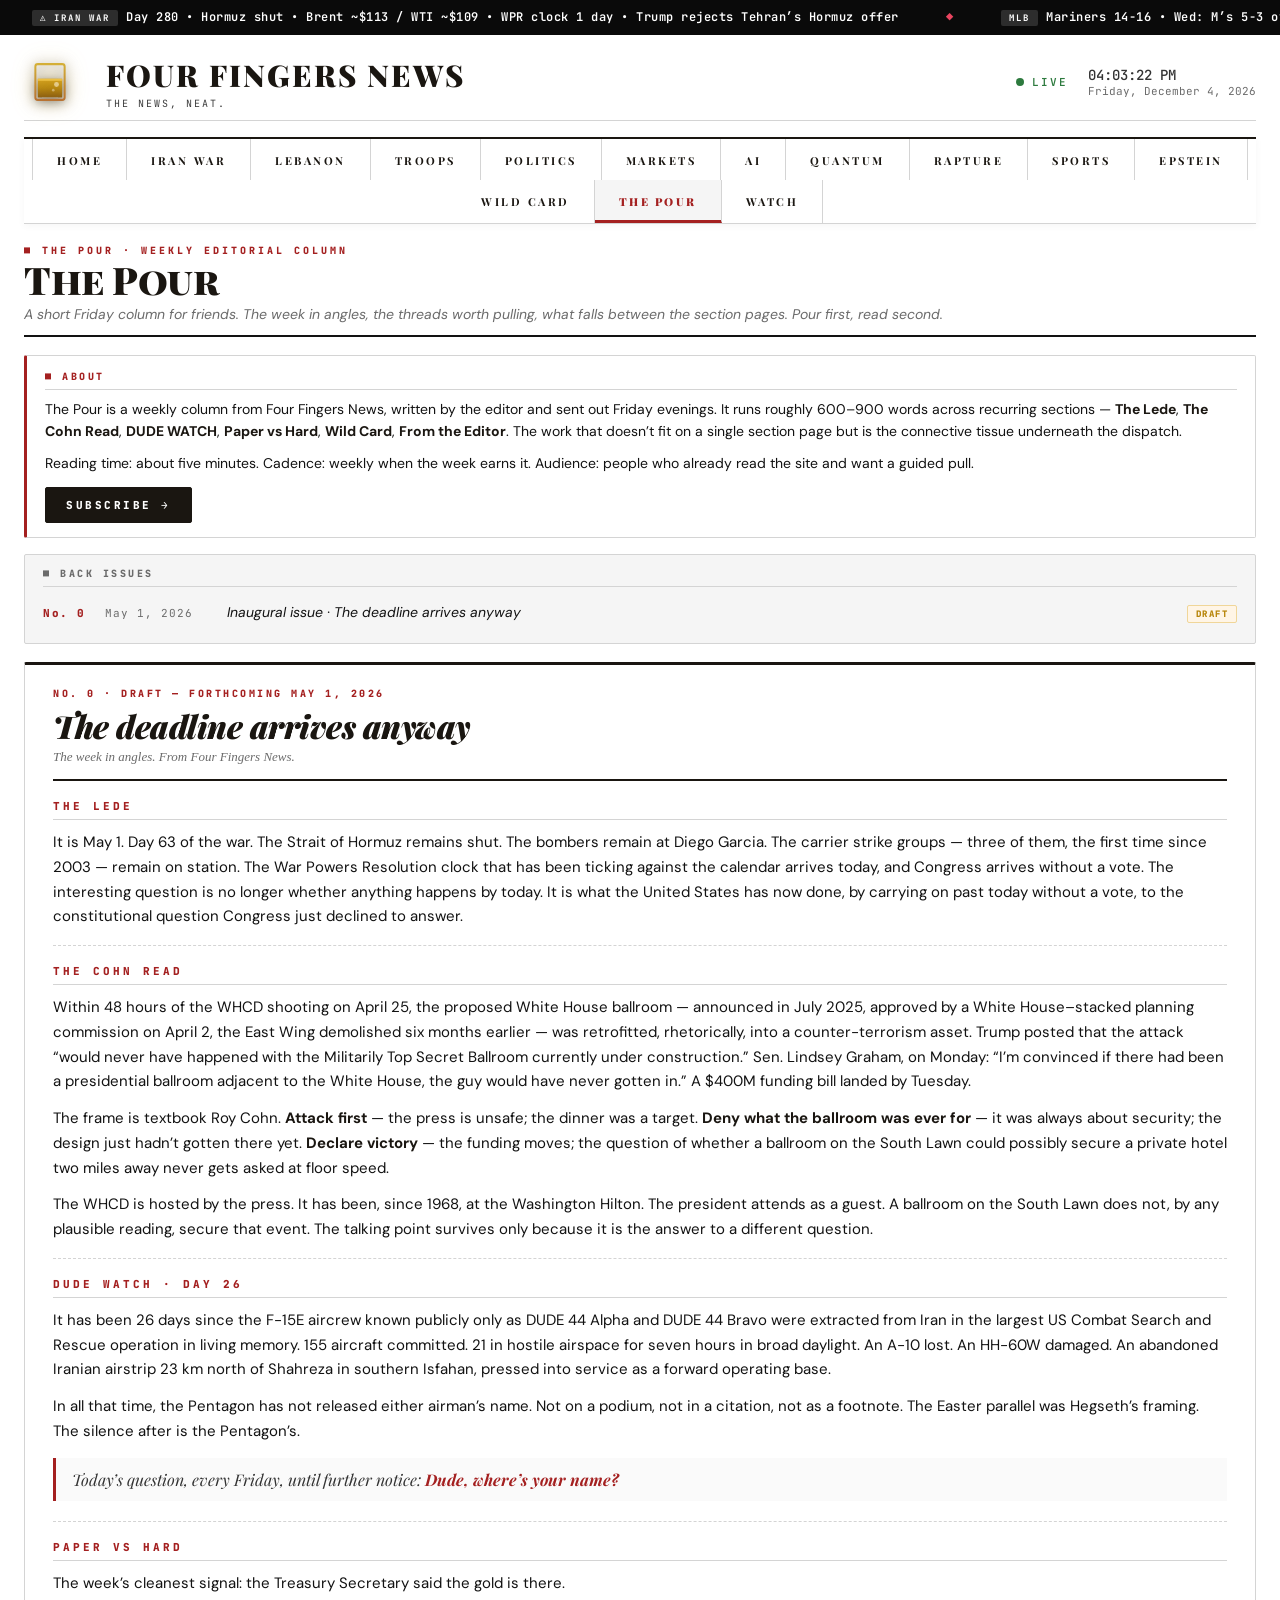
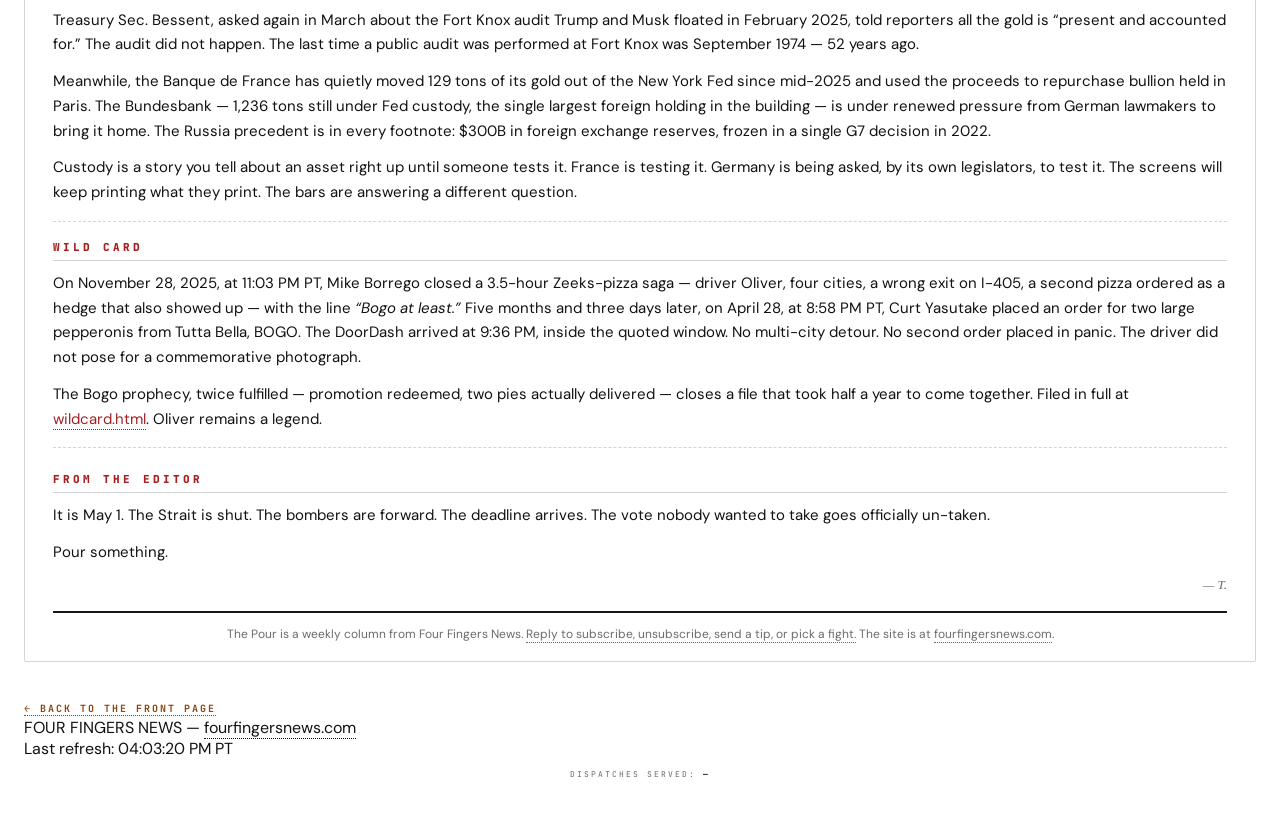
<file: pour.html>
<!DOCTYPE html>
<html lang="en">
<head>
<meta charset="UTF-8">
<meta name="viewport" content="width=device-width, initial-scale=1.0">
<meta http-equiv="Cache-Control" content="no-cache, no-store, must-revalidate"><meta http-equiv="Pragma" content="no-cache"><meta http-equiv="Expires" content="0">
<title>The Pour &mdash; Four Fingers News</title>
<meta name="description" content="A short Friday column from Four Fingers News. The week in angles, the threads worth pulling, what falls between the section pages.">
<meta name="theme-color" content="#0f1419">
<link rel="canonical" href="https://fourfingersnews.com/">
<meta property="og:type" content="website">
<meta property="og:site_name" content="Four Fingers News">
<meta property="og:title" content="The Pour &mdash; Four Fingers News">
<meta property="og:description" content="A short Friday column from Four Fingers News. The week in angles, the threads worth pulling, what falls between the section pages.">
<meta property="og:url" content="https://fourfingersnews.com/">
<meta name="twitter:card" content="summary_large_image">
<meta name="twitter:title" content="The Pour &mdash; Four Fingers News">
<meta name="twitter:description" content="A short Friday column from Four Fingers News. The week in angles, the threads worth pulling, what falls between the section pages.">
<link rel="icon" href="data:image/svg+xml,%3Csvg xmlns='http://www.w3.org/2000/svg' viewBox='0 0 64 64'%3E%3Crect x='14' y='10' width='36' height='44' rx='3' ry='3' fill='none' stroke='%23d4af37' stroke-width='3'/%3E%3Crect x='17' y='28' width='30' height='23' fill='%23b8860b' opacity='0.95'/%3E%3Crect x='17' y='28' width='30' height='3' fill='%23d4a017' opacity='0.9'/%3E%3Ccircle cx='40' cy='34' r='3' fill='%23fff8e7' opacity='0.55'/%3E%3C/svg%3E">
<link rel="stylesheet" href="assets/style.css?v=1777391998">
</head>
<body class="light-mode">

<div class="chyron" id="chyronBar">
  <div class="chyron-track" id="chyronTrack">
    <span class="chyron-item"><span class="chyron-label">&#9888;&#65039; IRAN WAR</span>Day <span class="iran-day-count">62</span> &bull; Hormuz shut &bull; Brent ~$113 / WTI ~$109 &bull; WPR clock 1 day &bull; Trump rejects Tehran&rsquo;s Hormuz offer</span>
    <span class="chyron-sep">&#9670;</span>
    <span class="chyron-item"><span class="chyron-label">MLB</span><span class="chyronMLB">Mariners 14-16 &bull; Wed: M&rsquo;s 5-3 over Twins at T-Mobile &bull; Took the Cardinals 3-2 last week at Busch &bull; Bats stringing it together at home &bull; Twins series wraps Thu</span></span>
    <span class="chyron-sep">&#9670;</span>
    <span class="chyron-item"><span class="chyronKraken"><span class="chyron-label">KRAKEN</span>Season over &bull; 34-34-11 (79 pts) &bull; 3rd straight playoff miss &bull; Ron Francis out as hockey ops prez &bull; GM search underway &bull; Stanley Cup Playoffs Round 1 in progress &mdash; Kraken watching from the couch again</span></span>
    <span class="chyron-sep">&#9670;</span>
    <span class="chyron-item"><span class="chyron-label">&#9971; PGA</span>Rory&rsquo;s back-to-back Masters in the books &bull; PGA Tour heads to RBC Heritage (Hilton Head) this week &bull; Scheffler defending &bull; Rory rumored for early-season LIV exhibition &mdash; PGA Tour silent</span>
    <span class="chyron-sep">&#9670;</span>
    <span class="chyron-item"><span class="chyron-label">NFL</span>Draft Rd 1&ndash;3 done &bull; Seahawks: RB Jadarian Price (Notre Dame) #32 &middot; S Bud Clark (TCU) #64 &middot; CB Julian Neal (Arkansas) #99 &mdash; back-half-of-the-secondary class, Clark a 15-INT ball-hawk &bull; Raiders QB Mendoza #1 overall &bull; Rams QB Ty Simpson #13 &bull; 9 OL in Rd 1 ties the record &bull; 4 Ohio St in the top 11 &bull; Rd 4&ndash;7 wrapped Sat</span>
    <span class="chyron-sep">&#9670;</span>
    <span class="chyron-item"><span class="chyron-label">&#128176; POLYMARKET</span>$200M+ traded on Iran war markets &bull; 50+ accounts under insider probe &bull; Congress demanding investigation &bull; Bets placed hours before ceasefire &bull; DOJ Thu charges Army SF MSgt Van Dyke (Fayetteville) &mdash; allegedly $400K on Maduro-raid contracts using classified info; 3 CEA counts + wire fraud + unlawful monetary transaction</span>
    <span class="chyron-sep">&#9670;</span>
    <span class="chyron-item"><span class="chyron-label">&#128308; HORMUZ</span>Seizure register: US Sun Apr 19 (Touska, Gulf of Oman) &bull; US Tue (Tifani, INDOPACOM) &bull; US Thu (Majestic X, Indian Ocean) &bull; US Sat Apr 25 (Sevan, Arabian Sea, off USS Pinckney) &bull; Iran Wed (Francesca + Epaminondas in the strait) &bull; Mon tracker: 16 vessels through vs ~60/day pre-war &bull; Sat tracker (MarineTraffic): just 1 transit in 12 hrs (Greek bulk carrier LB Energy) &bull; CENTCOM: 38 redirected since Apr 13 &bull; UN IMO flags ~20,000 seafarers stranded &bull; UKMTO threat level: critical &bull; Pentagon briefs Congress on six-month mine-clearance scenario</span>
    <span class="chyron-sep">&#9670;</span>
    <span class="chyron-item"><span class="chyron-label">&#128483; EPSTEIN</span>BONDI cuts deal with House Oversight &mdash; sits for deposition MAY 29 (contempt threat off the table after Mon no-show) &bull; SAME AFTERNOON: GAO opens formal review of DOJ&rsquo;s Epstein file release &mdash; redaction fail and what was withheld both in scope &bull; ACTING AG BLANCHE: DOJ &ldquo;has released everything the law requires&rdquo; &mdash; Congress disagrees; HR-4405 (Transparency Act) still live in House &bull; Fed judge tossed Trump&rsquo;s WSJ defamation suit over 50th-birthday letter (Trump &ldquo;nowhere close&rdquo; to &ldquo;actual malice&rdquo;) &bull; ZERO new US arrests despite 3.5M+ pages &bull; 43 victim names exposed in DOJ redaction fail &bull; Gates June testimony still on calendar</span>
    <span class="chyron-sep">&#9670;</span>
    <span class="chyron-item"><span class="chyron-label">&#127936; NBA</span>PLAYOFFS R1 &bull; Wed: ORL closes out DET in G5 &mdash; Magic advance to R2 &bull; Earlier Wed: BOS-PHI G5 in Boston (BOS led 3-1) &bull; SAS-POR series wraps (SAS led 3-1) &bull; LAL-HOU G5 in LA &bull; ATL-NYK G5, MIN-DEN G5 still on the board &bull; OKC-PHX G5 next</span>
    <span class="chyron-sep">&#9670;</span>
    <span class="chyron-item"><span class="chyron-label">&#128483; TRUMP</span>Mon: Cole Tomas Allen arraignment in DC fed court on firearm + assault-on-a-federal-officer counts; more charges expected &bull; Sun PM: WaPo/CNN report a note Allen sent family ~10 min before the WHCD attack &mdash; signed &ldquo;friendly federal assassin,&rdquo; ranks admin officials as targets &ldquo;from highest-ranking to lowest&rdquo; with an explicit exception for FBI Dir. Patel; investigators describe anti-Trump and anti-Christian rhetoric and grievances over detention-camp conditions; Allen wrote he does &ldquo;not expect forgiveness&rdquo; &bull; Sat 8:36 PM ET: armed man charges Secret Service line in WH Hilton lobby at the WHCD &mdash; Trump rushed off the dais; Vance, Hegseth, Rubio in the ballroom and moved out; one Secret Service agent shot at close range, vest stopped the round, suspect tackled. US Atty Pirro: 2 firearm counts + assault on a federal officer; arraignment Mon &bull; Sat AM to Fox&rsquo;s Aishah Hasnie: Witkoff &amp; Kushner NOT flying to Pakistan &mdash; &ldquo;we have all the cards&hellip; you&rsquo;re not going to be making any more 18-hour flights to sit around talking about nothing&rdquo;; Iran &ldquo;can call us anytime&rdquo; &bull; Sat Truth Social: &ldquo;tremendous infighting and confusion within their &lsquo;leadership.&rsquo; Nobody knows who is in charge, including them &hellip; we have all the cards, they have none! If they want to talk, all they have to do is call!!&rdquo; &bull; Sat reporters after the cancel: Iran &ldquo;within 10 minutes&hellip; gave us a new paper that was much better &hellip; a lot but not enough&rdquo;</span>
    <span class="chyron-sep">&#9670;</span>
    <span class="chyron-item"><span class="chyron-label">&#127777; CLIMATE</span>March 2026 hottest on record for Lower 48 &bull; Emperor penguins declared ENDANGERED &bull; Antarctic ice at record low &bull; Colorado St forecasts 13 named storms, 6 hurricanes for 2026 &bull; This is fine</span>
    <span class="chyron-sep">&#9670;</span>
    <span class="chyron-item"><span class="chyron-label">&#9962; POPE LEO XIV</span>In Equatorial Guinea &mdash; final leg of 11-day Africa tour &bull; Visited prison in Bata, told inmates &ldquo;you are not alone&rdquo; &bull; Open-air Mass in Malabo Thu, then home to Rome &bull; Tour hit Algeria &rarr; Cameroon &rarr; Angola &rarr; EQ &bull; Called out neocolonialism, corruption, extractivism across the continent &bull; 18,000 km covered</span>
    <span class="chyron-sep">&#9670;</span>
    <span class="chyron-item"><span class="chyron-label">&#127470;&#127481; ITALY</span>Meloni SUSPENDS auto-renewal of 2003 defense cooperation pact with Israel &mdash; announced Tue at Verona event &bull; Trigger: IDF fired warning shots at Italian UN peacekeeping convoy in Lebanon, damaged a vehicle &bull; Italy summoned Israel&rsquo;s ambassador &bull; Same day Trump trashed her in Corriere della Sera: &ldquo;I thought she had courage&rdquo; &bull; Israeli MFA pushes back: &ldquo;no security agreement with Italy&rdquo; &mdash; calls 2003 MoU empty &bull; Meloni also called Trump&rsquo;s attacks on Pope &ldquo;unacceptable&rdquo;</span>
    <span class="chyron-sep">&#9670;</span>
    <span class="chyron-item"><span class="chyron-label">&#127988;&#65039; CONGRESS</span>Reps. Tony Gonzales (R-TX) &amp; Eric Swalwell (D-CA) resigned &bull; Sudan enters YEAR 4 of war &mdash; UN humanitarian chief Fletcher: &ldquo;another year the world has failed the test of Sudan&rdquo; &bull; Maine lawmakers approve bill freezing new data centers until Nov 2027</span>
    <span class="chyron-sep">&#9670;</span>
    <span class="chyron-item"><span class="chyron-label">&#127473;&#127463; LEBANON</span>Three-week extension eight days old &bull; MON AM: IDF strikes Hezbollah sites in the Beqaa Valley &mdash; first Beqaa hit in ~3 weeks (Times of Israel) &bull; MON: Pres. Aoun to a southern delegation &mdash; negotiating with Israel &ldquo;is not betrayal&rdquo;; betrayal is &ldquo;those who take their country to war to serve foreign interests&rdquo; &bull; MON: HZ Sec-Gen Qassem rejects reported Beirut&ndash;Tel Aviv direct-talks plan as &ldquo;a grave sin&rdquo; &bull; MON AM: IDF kills Hussein Makled, head of Hezbollah intelligence HQ, in overnight Beirut precise strike &mdash; first Beirut hit since the Apr 19 extension began; HZ frames retaliation as &ldquo;legitimate response&rdquo; &bull; Western Galilee sirens Mon AM on suspected HZ drone &bull; Northern Israeli border-town mayors Sun PM: schools close from Tue, citing rocket and drone fire the ceasefire has not stopped &bull; FIRST IDF KIA INSIDE THE EXTENSION: Sgt. Idan Fooks, 19, killed Sun AM by Hezbollah explosive drone in Taybeh during tank repair &mdash; 6 wounded (4 serious incl. an officer, 1 moderate, 1 light); 2 follow-on drones at medevac, 1 intercepted, 1 detonated near responders; HZ takes credit, calls it response to truce violations &bull; Sun AM: IDF spox Adraee orders 7 villages N of the Litani to evacuate &mdash; will &ldquo;act forcefully&rdquo; vs HZ targets; strikes commence post-order, Kfar Tibnit hit with casualties (Lebanese state media) &bull; Netanyahu: HZ violations &ldquo;in practice, dismantling the ceasefire&rdquo; &bull; Sat: 2 Hezbollah projectiles at north (1 intercepted, 1 in open ground), sirens in Manara/Margaliot/Misgav Am &bull; IDF says six gunmen killed in Bint Jbeil exchange &bull; Netanyahu orders strikes &ldquo;with force&rdquo; &mdash; IDF hits Hezbollah-linked buildings in Haddatha, Zibqine, al-Sultaniyeh and Kherbet Selm, claims &ldquo;more than 15 eliminated&rdquo; (incl. three in a vehicle &ldquo;loaded with weapons&rdquo;) &bull; IAF intercepts &ldquo;suspicious aerial target&rdquo; over south Sat PM; Hezbollah downs IDF drone &bull; NNA: 4 killed on truck + motorcycle in Yohmor al-Shaqif (Nabatieh); 2 killed/17 wounded (women and children among the wounded) in Safad al-Battikh &bull; Lebanon Health Min: 6 killed across Sat strikes &bull; Sun PM: Pres. Aoun calls Litani-bridge strikes a &ldquo;dangerous escalation,&rdquo; an attempt &ldquo;to sever geographical connectivity&rdquo; between south Lebanon and the rest, obstructing humanitarian aid &bull; Sun PM: Hezbollah recasts the Taybeh hit as a roadside-bomb ambush on an 8-vehicle Israeli armored convoy moving Taybeh&rarr;Deir Seryan, claims 4 Merkavas destroyed/set ablaze; IDF count unchanged at 1 KIA + 6 wounded &bull; Scope on paper still: halt to strikes, IDF withdrawal, prisoner release, LAF deployment, reconstruction &bull; Hezbollah still rejects the track</span>
    <span class="chyron-sep">&#9670;</span>
    <span class="chyron-item"><span class="chyron-label">&#127916;&#65039; MEDIA</span>WBD shareholders Thu approve the $110B Paramount Skydance merger &mdash; $31/share values Warner Bros. Discovery at ~$77B &bull; Combines HBO Max, CNN, TBS, TNT, and the Warner Bros. film studio into the Paramount Skydance stack &bull; Regulatory review next in Washington (DOJ subpoenas sent late Mar on studio output, content rights, streaming, theaters) and London &bull; Both boards had endorsed unanimously</span>
    <span class="chyron-sep">&#9670;</span>
    <span class="chyron-item"><span class="chyron-label">&#128200; MARKETS</span>WED FOMC: holds 3.50&ndash;3.75% on an 8&ndash;4 vote &mdash; FOUR DISSENTS, widest split since 1992 &bull; Powell: inflation read &ldquo;the noisiest data in a decade,&rdquo; labor &ldquo;still arguably full employment&rdquo; &bull; Wed close: S&amp;P 7,135.95 (&minus;0.04%) &bull; Brent settles ~$113, WTI ~$109 on Trump&rsquo;s Hormuz-offer rejection &bull; National gas $4.27 &bull; Mag-7 earnings still loading the wk &bull; DOJ probe of Powell dropped earlier; Warsh runway open</span>
    <span class="chyron-sep">&#9670;</span>
    <span class="chyron-item"><span class="chyron-label">QUANTUM</span>Quantinuum hits 94 logical qubits from 98 physical &bull; Error correction at break-even &bull; Q-Day estimates lurch to ~2030 &bull; China&rsquo;s 3,700km quantum network live &bull; Google Willow 13,000x advantage &bull; $38B global spend</span>
    <span class="chyron-sep">&#9670;</span>
    <span class="chyron-item"><span class="chyron-label">&#9943;&#65039; TRUTH</span>Trump Thu AM: Navy &ldquo;to shoot and kill any boat&rdquo; laying mines in Hormuz, &ldquo;no hesitation&rdquo; &bull; Minesweepers &ldquo;tripled up&rdquo; &bull; Frame: &ldquo;total control,&rdquo; strait &ldquo;Sealed up Tight&rdquo; &bull; &ldquo;No ship can enter or leave without the approval of the United States Navy... until such time as Iran is able to make a DEAL&rdquo;</span>
    <span class="chyron-sep">&#9670;</span>
    <span class="chyron-item"><span class="chyron-label">&#128138; HEALTH</span>73% of Americans say insurer delays/denials are major problem &bull; Sheer Health launching to fight insurance battles &bull; AbbVie + Genentech joining White House discount drug site</span>
    <span class="chyron-sep">&#9670;</span>
    <span class="chyron-item"><span class="chyron-label">&#9878; ANTITRUST</span>Federal jury finds Live Nation ILLEGALLY MONOPOLIZED US concert ticketing &bull; 30+ states brought case without DOJ support &bull; Consumer refunds possible &bull; Ticketmaster dominance confirmed in court</span>
    <span class="chyron-sep">&#9670;</span>
    <span class="chyron-item"><span class="chyron-label">GAS</span><span id="chyronGas1">Seattle avg: loading...</span></span>
    <span class="chyron-sep">&#9670;</span>
    <span class="chyron-item"><span class="chyron-label">&#9981; GAS</span><span id="chyronGasNatl">Nat'l avg: loading...</span></span>
    <span class="chyron-sep">&#9670;</span>
    <span class="chyron-item"><span class="chyron-label">&#9888;&#65039; IRAN WAR</span>Day <span class="iran-day-count">62</span> &bull; Hormuz shut &bull; Brent ~$113 / WTI ~$109 &bull; WPR clock 1 day &bull; Trump rejects Tehran&rsquo;s Hormuz offer</span>
    <span class="chyron-sep">&#9670;</span>
    <span class="chyron-item"><span class="chyron-label">MLB</span><span class="chyronMLB">Mariners 14-16 &bull; Wed: M&rsquo;s 5-3 over Twins at T-Mobile &bull; Took the Cardinals 3-2 last week at Busch &bull; Bats stringing it together at home &bull; Twins series wraps Thu</span></span>
    <span class="chyron-sep">&#9670;</span>
    <span class="chyron-item"><span class="chyronKraken"><span class="chyron-label">KRAKEN</span>Season over &bull; 34-34-11 (79 pts) &bull; 3rd straight playoff miss &bull; Ron Francis out as hockey ops prez &bull; GM search underway &bull; Stanley Cup Playoffs Round 1 in progress &mdash; Kraken watching from the couch again</span></span>
    <span class="chyron-sep">&#9670;</span>
    <span class="chyron-item"><span class="chyron-label">&#9971; PGA</span>Rory&rsquo;s back-to-back Masters in the books &bull; PGA Tour heads to RBC Heritage (Hilton Head) this week &bull; Scheffler defending &bull; Rory rumored for early-season LIV exhibition &mdash; PGA Tour silent</span>
    <span class="chyron-sep">&#9670;</span>
    <span class="chyron-item"><span class="chyron-label">NFL</span>Draft Rd 1&ndash;3 done &bull; Seahawks: RB Jadarian Price (Notre Dame) #32 &middot; S Bud Clark (TCU) #64 &middot; CB Julian Neal (Arkansas) #99 &mdash; back-half-of-the-secondary class, Clark a 15-INT ball-hawk &bull; Raiders QB Mendoza #1 overall &bull; Rams QB Ty Simpson #13 &bull; 9 OL in Rd 1 ties the record &bull; 4 Ohio St in the top 11 &bull; Rd 4&ndash;7 wrapped Sat</span>
    <span class="chyron-sep">&#9670;</span>
    <span class="chyron-item"><span class="chyron-label">&#128176; POLYMARKET</span>$200M+ traded on Iran war markets &bull; 50+ accounts under insider probe &bull; Congress demanding investigation &bull; Bets placed hours before ceasefire &bull; DOJ Thu charges Army SF MSgt Van Dyke (Fayetteville) &mdash; allegedly $400K on Maduro-raid contracts using classified info; 3 CEA counts + wire fraud + unlawful monetary transaction</span>
    <span class="chyron-sep">&#9670;</span>
    <span class="chyron-item"><span class="chyron-label">&#128308; HORMUZ</span>Seizure register: US Sun Apr 19 (Touska, Gulf of Oman) &bull; US Tue (Tifani, INDOPACOM) &bull; US Thu (Majestic X, Indian Ocean) &bull; US Sat Apr 25 (Sevan, Arabian Sea, off USS Pinckney) &bull; Iran Wed (Francesca + Epaminondas in the strait) &bull; Mon tracker: 16 vessels through vs ~60/day pre-war &bull; Sat tracker (MarineTraffic): just 1 transit in 12 hrs (Greek bulk carrier LB Energy) &bull; CENTCOM: 38 redirected since Apr 13 &bull; UN IMO flags ~20,000 seafarers stranded &bull; UKMTO threat level: critical &bull; Pentagon briefs Congress on six-month mine-clearance scenario</span>
    <span class="chyron-sep">&#9670;</span>
    <span class="chyron-item"><span class="chyron-label">&#128483; EPSTEIN</span>BONDI cuts deal with House Oversight &mdash; sits for deposition MAY 29 (contempt threat off the table after Mon no-show) &bull; SAME AFTERNOON: GAO opens formal review of DOJ&rsquo;s Epstein file release &mdash; redaction fail and what was withheld both in scope &bull; ACTING AG BLANCHE: DOJ &ldquo;has released everything the law requires&rdquo; &mdash; Congress disagrees; HR-4405 (Transparency Act) still live in House &bull; Fed judge tossed Trump&rsquo;s WSJ defamation suit over 50th-birthday letter (Trump &ldquo;nowhere close&rdquo; to &ldquo;actual malice&rdquo;) &bull; ZERO new US arrests despite 3.5M+ pages &bull; 43 victim names exposed in DOJ redaction fail &bull; Gates June testimony still on calendar</span>
    <span class="chyron-sep">&#9670;</span>
    <span class="chyron-item"><span class="chyron-label">&#127936; NBA</span>PLAYOFFS R1 &bull; Wed: ORL closes out DET in G5 &mdash; Magic advance to R2 &bull; Earlier Wed: BOS-PHI G5 in Boston (BOS led 3-1) &bull; SAS-POR series wraps (SAS led 3-1) &bull; LAL-HOU G5 in LA &bull; ATL-NYK G5, MIN-DEN G5 still on the board &bull; OKC-PHX G5 next</span>
    <span class="chyron-sep">&#9670;</span>
    <span class="chyron-item"><span class="chyron-label">&#128483; TRUMP</span>Mon: Cole Tomas Allen arraignment in DC fed court on firearm + assault-on-a-federal-officer counts; more charges expected &bull; Sun PM: WaPo/CNN report a note Allen sent family ~10 min before the WHCD attack &mdash; signed &ldquo;friendly federal assassin,&rdquo; ranks admin officials as targets &ldquo;from highest-ranking to lowest&rdquo; with an explicit exception for FBI Dir. Patel; investigators describe anti-Trump and anti-Christian rhetoric and grievances over detention-camp conditions; Allen wrote he does &ldquo;not expect forgiveness&rdquo; &bull; Sat 8:36 PM ET: armed man charges Secret Service line in WH Hilton lobby at the WHCD &mdash; Trump rushed off the dais; Vance, Hegseth, Rubio in the ballroom and moved out; one Secret Service agent shot at close range, vest stopped the round, suspect tackled. US Atty Pirro: 2 firearm counts + assault on a federal officer; arraignment Mon &bull; Sat AM to Fox&rsquo;s Aishah Hasnie: Witkoff &amp; Kushner NOT flying to Pakistan &mdash; &ldquo;we have all the cards&hellip; you&rsquo;re not going to be making any more 18-hour flights to sit around talking about nothing&rdquo;; Iran &ldquo;can call us anytime&rdquo; &bull; Sat Truth Social: &ldquo;tremendous infighting and confusion within their &lsquo;leadership.&rsquo; Nobody knows who is in charge, including them &hellip; we have all the cards, they have none! If they want to talk, all they have to do is call!!&rdquo; &bull; Sat reporters after the cancel: Iran &ldquo;within 10 minutes&hellip; gave us a new paper that was much better &hellip; a lot but not enough&rdquo;</span>
    <span class="chyron-sep">&#9670;</span>
    <span class="chyron-item"><span class="chyron-label">&#127777; CLIMATE</span>March 2026 hottest on record for Lower 48 &bull; Emperor penguins declared ENDANGERED &bull; Antarctic ice at record low &bull; Colorado St forecasts 13 named storms, 6 hurricanes for 2026 &bull; This is fine</span>
    <span class="chyron-sep">&#9670;</span>
    <span class="chyron-item"><span class="chyron-label">&#9962; POPE LEO XIV</span>In Equatorial Guinea &mdash; final leg of 11-day Africa tour &bull; Visited prison in Bata, told inmates &ldquo;you are not alone&rdquo; &bull; Open-air Mass in Malabo Thu, then home to Rome &bull; Tour hit Algeria &rarr; Cameroon &rarr; Angola &rarr; EQ &bull; Called out neocolonialism, corruption, extractivism across the continent &bull; 18,000 km covered</span>
    <span class="chyron-sep">&#9670;</span>
    <span class="chyron-item"><span class="chyron-label">&#127470;&#127481; ITALY</span>Meloni SUSPENDS auto-renewal of 2003 defense cooperation pact with Israel &mdash; announced Tue at Verona event &bull; Trigger: IDF fired warning shots at Italian UN peacekeeping convoy in Lebanon, damaged a vehicle &bull; Italy summoned Israel&rsquo;s ambassador &bull; Same day Trump trashed her in Corriere della Sera: &ldquo;I thought she had courage&rdquo; &bull; Israeli MFA pushes back: &ldquo;no security agreement with Italy&rdquo; &mdash; calls 2003 MoU empty &bull; Meloni also called Trump&rsquo;s attacks on Pope &ldquo;unacceptable&rdquo;</span>
    <span class="chyron-sep">&#9670;</span>
    <span class="chyron-item"><span class="chyron-label">&#127988;&#65039; CONGRESS</span>Reps. Tony Gonzales (R-TX) &amp; Eric Swalwell (D-CA) resigned &bull; Sudan enters YEAR 4 of war &mdash; UN humanitarian chief Fletcher: &ldquo;another year the world has failed the test of Sudan&rdquo; &bull; Maine lawmakers approve bill freezing new data centers until Nov 2027</span>
    <span class="chyron-sep">&#9670;</span>
    <span class="chyron-item"><span class="chyron-label">&#127473;&#127463; LEBANON</span>Three-week extension eight days old &bull; MON AM: IDF strikes Hezbollah sites in the Beqaa Valley &mdash; first Beqaa hit in ~3 weeks (Times of Israel) &bull; MON: Pres. Aoun to a southern delegation &mdash; negotiating with Israel &ldquo;is not betrayal&rdquo;; betrayal is &ldquo;those who take their country to war to serve foreign interests&rdquo; &bull; MON: HZ Sec-Gen Qassem rejects reported Beirut&ndash;Tel Aviv direct-talks plan as &ldquo;a grave sin&rdquo; &bull; MON AM: IDF kills Hussein Makled, head of Hezbollah intelligence HQ, in overnight Beirut precise strike &mdash; first Beirut hit since the Apr 19 extension began; HZ frames retaliation as &ldquo;legitimate response&rdquo; &bull; Western Galilee sirens Mon AM on suspected HZ drone &bull; Northern Israeli border-town mayors Sun PM: schools close from Tue, citing rocket and drone fire the ceasefire has not stopped &bull; FIRST IDF KIA INSIDE THE EXTENSION: Sgt. Idan Fooks, 19, killed Sun AM by Hezbollah explosive drone in Taybeh during tank repair &mdash; 6 wounded (4 serious incl. an officer, 1 moderate, 1 light); 2 follow-on drones at medevac, 1 intercepted, 1 detonated near responders; HZ takes credit, calls it response to truce violations &bull; Sun AM: IDF spox Adraee orders 7 villages N of the Litani to evacuate &mdash; will &ldquo;act forcefully&rdquo; vs HZ targets; strikes commence post-order, Kfar Tibnit hit with casualties (Lebanese state media) &bull; Netanyahu: HZ violations &ldquo;in practice, dismantling the ceasefire&rdquo; &bull; Sat: 2 Hezbollah projectiles at north (1 intercepted, 1 in open ground), sirens in Manara/Margaliot/Misgav Am &bull; IDF says six gunmen killed in Bint Jbeil exchange &bull; Netanyahu orders strikes &ldquo;with force&rdquo; &mdash; IDF hits Hezbollah-linked buildings in Haddatha, Zibqine, al-Sultaniyeh and Kherbet Selm, claims &ldquo;more than 15 eliminated&rdquo; (incl. three in a vehicle &ldquo;loaded with weapons&rdquo;) &bull; IAF intercepts &ldquo;suspicious aerial target&rdquo; over south Sat PM; Hezbollah downs IDF drone &bull; NNA: 4 killed on truck + motorcycle in Yohmor al-Shaqif (Nabatieh); 2 killed/17 wounded (women and children among the wounded) in Safad al-Battikh &bull; Lebanon Health Min: 6 killed across Sat strikes &bull; Sun PM: Pres. Aoun calls Litani-bridge strikes a &ldquo;dangerous escalation,&rdquo; an attempt &ldquo;to sever geographical connectivity&rdquo; between south Lebanon and the rest, obstructing humanitarian aid &bull; Sun PM: Hezbollah recasts the Taybeh hit as a roadside-bomb ambush on an 8-vehicle Israeli armored convoy moving Taybeh&rarr;Deir Seryan, claims 4 Merkavas destroyed/set ablaze; IDF count unchanged at 1 KIA + 6 wounded &bull; Scope on paper still: halt to strikes, IDF withdrawal, prisoner release, LAF deployment, reconstruction &bull; Hezbollah still rejects the track</span>
    <span class="chyron-sep">&#9670;</span>
    <span class="chyron-item"><span class="chyron-label">&#127916;&#65039; MEDIA</span>WBD shareholders Thu approve the $110B Paramount Skydance merger &mdash; $31/share values Warner Bros. Discovery at ~$77B &bull; Combines HBO Max, CNN, TBS, TNT, and the Warner Bros. film studio into the Paramount Skydance stack &bull; Regulatory review next in Washington (DOJ subpoenas sent late Mar on studio output, content rights, streaming, theaters) and London &bull; Both boards had endorsed unanimously</span>
    <span class="chyron-sep">&#9670;</span>
    <span class="chyron-item"><span class="chyron-label">&#128200; MARKETS</span>WED FOMC: holds 3.50&ndash;3.75% on an 8&ndash;4 vote &mdash; FOUR DISSENTS, widest split since 1992 &bull; Powell: inflation read &ldquo;the noisiest data in a decade,&rdquo; labor &ldquo;still arguably full employment&rdquo; &bull; Wed close: S&amp;P 7,135.95 (&minus;0.04%) &bull; Brent settles ~$113, WTI ~$109 on Trump&rsquo;s Hormuz-offer rejection &bull; National gas $4.27 &bull; Mag-7 earnings still loading the wk &bull; DOJ probe of Powell dropped earlier; Warsh runway open</span>
    <span class="chyron-sep">&#9670;</span>
    <span class="chyron-item"><span class="chyron-label">QUANTUM</span>Quantinuum hits 94 logical qubits from 98 physical &bull; Error correction at break-even &bull; Q-Day estimates lurch to ~2030 &bull; China&rsquo;s 3,700km quantum network live &bull; Google Willow 13,000x advantage &bull; $38B global spend</span>
    <span class="chyron-sep">&#9670;</span>
    <span class="chyron-item"><span class="chyron-label">&#9943;&#65039; TRUTH</span>Trump Thu AM: Navy &ldquo;to shoot and kill any boat&rdquo; laying mines in Hormuz, &ldquo;no hesitation&rdquo; &bull; Minesweepers &ldquo;tripled up&rdquo; &bull; Frame: &ldquo;total control,&rdquo; strait &ldquo;Sealed up Tight&rdquo; &bull; &ldquo;No ship can enter or leave without the approval of the United States Navy... until such time as Iran is able to make a DEAL&rdquo;</span>
    <span class="chyron-sep">&#9670;</span>
    <span class="chyron-item"><span class="chyron-label">&#128138; HEALTH</span>73% of Americans say insurer delays/denials are major problem &bull; Sheer Health launching to fight insurance battles &bull; AbbVie + Genentech joining White House discount drug site</span>
    <span class="chyron-sep">&#9670;</span>
    <span class="chyron-item"><span class="chyron-label">&#9878; ANTITRUST</span>Federal jury finds Live Nation ILLEGALLY MONOPOLIZED US concert ticketing &bull; 30+ states brought case without DOJ support &bull; Consumer refunds possible &bull; Ticketmaster dominance confirmed in court</span>
    <span class="chyron-sep">&#9670;</span>
    <span class="chyron-item"><span class="chyron-label">GAS</span><span id="chyronGas2">Seattle avg: loading...</span></span>
    <span class="chyron-sep">&#9670;</span>
    <span class="chyron-item"><span class="chyron-label">&#9981; GAS</span><span id="chyronGasNatl2">Nat'l avg: loading...</span></span>
    <span class="chyron-sep">&#9670;</span>
  </div>
</div>

<div class="bg-grid"></div>

<div class="particles" id="particles"></div>

<div class="main">

  <!-- ═══ HEADER ═══ -->
    <!-- &#9552;&#9552;&#9552; HEADER &#9552;&#9552;&#9552; -->
  <header class="header">
    <div class="header-left">
      <!-- whiskey-glass mark Ã¢ÂÂ distillery palette -->
      <svg width="52" height="52" viewBox="0 0 64 64" style="flex-shrink:0;margin-right:14px;filter:drop-shadow(0 2px 6px rgba(0,0,0,0.5)) drop-shadow(0 0 10px rgba(212,160,23,0.35));" aria-hidden="true">
        <defs>
          <linearGradient id="whiskey" x1="0" y1="0" x2="0" y2="1">
            <stop offset="0%" stop-color="#d4a017"/>
            <stop offset="50%" stop-color="#b8860b"/>
            <stop offset="100%" stop-color="#8b5a0a"/>
          </linearGradient>
          <linearGradient id="glass" x1="0" y1="0" x2="0" y2="1">
            <stop offset="0%" stop-color="#d4af37"/>
            <stop offset="100%" stop-color="#b87333"/>
          </linearGradient>
        </defs>
        <rect x="14" y="10" width="36" height="44" rx="3" ry="3" fill="none" stroke="url(#glass)" stroke-width="2.5"/>
        <rect x="17" y="28" width="30" height="23" fill="url(#whiskey)" opacity="0.95"/>
        <rect x="17" y="28" width="30" height="2.5" fill="#f0c64a" opacity="0.85"/>
        <circle cx="40" cy="35" r="3" fill="#fff8e7" opacity="0.55"/>
        <circle cx="36" cy="42" r="1.6" fill="#fff8e7" opacity="0.4"/>
        <line x1="22" y1="51" x2="42" y2="51" stroke="#fff8e7" stroke-width="0.6" opacity="0.3"/>
      </svg>
      <div>
        <div class="header-title" style="font-family:Georgia,'Playfair Display',serif;letter-spacing:2px;">FOUR FINGERS NEWS</div>
        <div class="header-subtitle" id="ffnTagline">THE NEWS, NEAT.</div>
      </div>
    </div>
    <script>
      // Tagline rotator Ã¢ÂÂ keeps all the contenders in circulation
      (function(){
        var taglines = [
          'THE NEWS, NEAT.',
          'POUR FIRST. READ SECOND.',
          'TWO FINGERS FOR THE MARKETS, TWO FOR THE POLITICS.',
          'EVERYTHING THAT MATTERS. MOST OF IT DOESN&rsquo;T.',
          'HARD NEWS. SOFT IRONY. ROCKS OPTIONAL.',
          'SERVED NEAT. NEVER WATERED DOWN.',
          'NO ICE. NO CHASER. NO SPIN.'
        ];
        var i = 0;
        var el = document.getElementById('ffnTagline');
        if(!el) return;
        // pick a random starting tagline so it&rsquo;s different each pageload
        i = Math.floor(Math.random() * taglines.length);
        el.innerHTML = taglines[i];
        setInterval(function(){
          i = (i + 1) % taglines.length;
          el.style.opacity = '0';
          setTimeout(function(){
            el.innerHTML = taglines[i];
            el.style.opacity = '';
          }, 350);
        }, 9000);
      })();
    </script>
    <div class="header-right">
      <div class="live-indicator">
        <div class="live-dot"></div>
        LIVE
      </div>
      <div>
        <div class="clock" id="clock">--:--:-- --</div>
        <div class="clock-date" id="clockDate">---</div>
      </div>
    </div>
  </header>

  <!-- ═══ SECTION NAV ═══ -->
  <nav class="section-nav">
    <div class="section-nav-inner">
      <a href="index.html">Home</a>
      <a href="iran.html">Iran War</a>
      <a href="lebanon.html">Lebanon</a>
      <a href="troops.html">Troops</a>
      <a href="politics.html">Politics</a>
      <a href="markets.html">Markets</a>
      <a href="ai.html">AI</a>
      <a href="quantum.html">Quantum</a>
      <a href="rapture.html">Rapture</a>
      <a href="sports.html">Sports</a>
      <a href="epstein.html">Epstein</a>
      <a href="wildcard.html">Wild Card</a>
      <a href="pour.html" class="active">The Pour</a>
      <a href="watch.html">Watch</a>
    </div>
  </nav>

  <!-- ═══ THE POUR — masthead + archive ═══ -->
  <div class="lan-page-masthead">
    <div class="lpm-tag">&#9632; THE POUR &middot; WEEKLY EDITORIAL COLUMN</div>
    <div class="lpm-name">The Pour</div>
    <div class="lpm-kicker">A short Friday column for friends. The week in angles, the threads worth pulling, what falls between the section pages. Pour first, read second.</div>
  </div>

  <!-- ═══ ABOUT / SUBSCRIBE ═══ -->
  <div class="pour-about">
    <div class="pour-about-tag">&#9632; ABOUT</div>
    <p>The Pour is a weekly column from Four Fingers News, written by the editor and sent out Friday evenings. It runs roughly 600&ndash;900 words across recurring sections &mdash; <b>The Lede</b>, <b>The Cohn Read</b>, <b>DUDE WATCH</b>, <b>Paper vs Hard</b>, <b>Wild Card</b>, <b>From the Editor</b>. The work that doesn&rsquo;t fit on a single section page but is the connective tissue underneath the dispatch.</p>
    <p>Reading time: about five minutes. Cadence: weekly when the week earns it. Audience: people who already read the site and want a guided pull.</p>
    <a class="pour-subscribe-btn" href="mailto:trevorajohnson@gmail.com?subject=Subscribe%20to%20The%20Pour&amp;body=Add%20me%20to%20the%20list.">SUBSCRIBE &rarr;</a>
  </div>

  <!-- ═══ ISSUE INDEX ═══ -->
  <div class="pour-index">
    <div class="pour-index-tag">&#9632; BACK ISSUES</div>
    <ul>
      <li><a href="#issue-0"><span class="pour-idx-no">No. 0</span> <span class="pour-idx-date">May 1, 2026</span> <span class="pour-idx-title">Inaugural issue &middot; The deadline arrives anyway</span> <span class="pour-idx-state pour-idx-draft">DRAFT</span></a></li>
    </ul>
  </div>

  <!-- ═══ ISSUE 0 ═══ -->
  <article class="pour-issue" id="issue-0">
    <div class="pour-issue-head">
      <div class="pour-issue-no">No. 0 &middot; DRAFT &mdash; FORTHCOMING MAY 1, 2026</div>
      <h2 class="pour-issue-title">The deadline arrives anyway</h2>
      <div class="pour-issue-tagline">The week in angles. From Four Fingers News.</div>
    </div>

    <section class="pour-section">
      <div class="pour-section-tag">THE LEDE</div>
      <p>It is May 1. Day 63 of the war. The Strait of Hormuz remains shut. The bombers remain at Diego Garcia. The carrier strike groups &mdash; three of them, the first time since 2003 &mdash; remain on station. The War Powers Resolution clock that has been ticking against the calendar arrives today, and Congress arrives without a vote. The interesting question is no longer whether anything happens by today. It is what the United States has now done, by carrying on past today without a vote, to the constitutional question Congress just declined to answer.</p>
    </section>

    <section class="pour-section">
      <div class="pour-section-tag">THE COHN READ</div>
      <p>Within 48 hours of the WHCD shooting on April 25, the proposed White House ballroom &mdash; announced in July 2025, approved by a White House&ndash;stacked planning commission on April 2, the East Wing demolished six months earlier &mdash; was retrofitted, rhetorically, into a counter-terrorism asset. Trump posted that the attack &ldquo;would never have happened with the Militarily Top Secret Ballroom currently under construction.&rdquo; Sen. Lindsey Graham, on Monday: &ldquo;I&rsquo;m convinced if there had been a presidential ballroom adjacent to the White House, the guy would have never gotten in.&rdquo; A $400M funding bill landed by Tuesday.</p>
      <p>The frame is textbook Roy Cohn. <b>Attack first</b> &mdash; the press is unsafe; the dinner was a target. <b>Deny what the ballroom was ever for</b> &mdash; it was always about security; the design just hadn&rsquo;t gotten there yet. <b>Declare victory</b> &mdash; the funding moves; the question of whether a ballroom on the South Lawn could possibly secure a private hotel two miles away never gets asked at floor speed.</p>
      <p>The WHCD is hosted by the press. It has been, since 1968, at the Washington Hilton. The president attends as a guest. A ballroom on the South Lawn does not, by any plausible reading, secure that event. The talking point survives only because it is the answer to a different question.</p>
    </section>

    <section class="pour-section">
      <div class="pour-section-tag">DUDE WATCH &middot; DAY 26</div>
      <p>It has been 26 days since the F-15E aircrew known publicly only as DUDE 44 Alpha and DUDE 44 Bravo were extracted from Iran in the largest US Combat Search and Rescue operation in living memory. 155 aircraft committed. 21 in hostile airspace for seven hours in broad daylight. An A-10 lost. An HH-60W damaged. An abandoned Iranian airstrip 23 km north of Shahreza in southern Isfahan, pressed into service as a forward operating base.</p>
      <p>In all that time, the Pentagon has not released either airman&rsquo;s name. Not on a podium, not in a citation, not as a footnote. The Easter parallel was Hegseth&rsquo;s framing. The silence after is the Pentagon&rsquo;s.</p>
      <div class="pour-pull">Today&rsquo;s question, every Friday, until further notice: <em>Dude, where&rsquo;s your name?</em></div>
    </section>

    <section class="pour-section">
      <div class="pour-section-tag">PAPER vs HARD</div>
      <p>The week&rsquo;s cleanest signal: the Treasury Secretary said the gold is there.</p>
      <p>Treasury Sec. Bessent, asked again in March about the Fort Knox audit Trump and Musk floated in February 2025, told reporters all the gold is &ldquo;present and accounted for.&rdquo; The audit did not happen. The last time a public audit was performed at Fort Knox was September 1974 &mdash; 52 years ago.</p>
      <p>Meanwhile, the Banque de France has quietly moved 129 tons of its gold out of the New York Fed since mid-2025 and used the proceeds to repurchase bullion held in Paris. The Bundesbank &mdash; 1,236 tons still under Fed custody, the single largest foreign holding in the building &mdash; is under renewed pressure from German lawmakers to bring it home. The Russia precedent is in every footnote: $300B in foreign exchange reserves, frozen in a single G7 decision in 2022.</p>
      <p>Custody is a story you tell about an asset right up until someone tests it. France is testing it. Germany is being asked, by its own legislators, to test it. The screens will keep printing what they print. The bars are answering a different question.</p>
    </section>

    <section class="pour-section">
      <div class="pour-section-tag">WILD CARD</div>
      <p>On November 28, 2025, at 11:03 PM PT, Mike Borrego closed a 3.5-hour Zeeks-pizza saga &mdash; driver Oliver, four cities, a wrong exit on I-405, a second pizza ordered as a hedge that also showed up &mdash; with the line <em>&ldquo;Bogo at least.&rdquo;</em> Five months and three days later, on April 28, at 8:58 PM PT, Curt Yasutake placed an order for two large pepperonis from Tutta Bella, BOGO. The DoorDash arrived at 9:36 PM, inside the quoted window. No multi-city detour. No second order placed in panic. The driver did not pose for a commemorative photograph.</p>
      <p>The Bogo prophecy, twice fulfilled &mdash; promotion redeemed, two pies actually delivered &mdash; closes a file that took half a year to come together. Filed in full at <a href="wildcard.html">wildcard.html</a>. Oliver remains a legend.</p>
    </section>

    <section class="pour-section pour-section-editor">
      <div class="pour-section-tag">FROM THE EDITOR</div>
      <p>It is May 1. The Strait is shut. The bombers are forward. The deadline arrives. The vote nobody wanted to take goes officially un-taken.</p>
      <p>Pour something.</p>
      <div class="pour-sig">&mdash; T.</div>
    </section>

    <div class="pour-issue-foot">
      The Pour is a weekly column from Four Fingers News. <a href="mailto:trevorajohnson@gmail.com?subject=The%20Pour">Reply to subscribe, unsubscribe, send a tip, or pick a fight.</a> The site is at <a href="https://fourfingersnews.com/">fourfingersnews.com</a>.
    </div>
  </article>

  <p style="margin-top:18px;"><a href="index.html" class="back-home">&larr; Back to the front page</a></p>

  <!-- ═══ FOOTER ═══ -->
    <div class="footer">
    <div class="footer-text">
      <span class="highlight">FOUR FINGERS NEWS</span> &#8212; <a href="https://fourfingersnews.com/" style="color:inherit;text-decoration:none;border-bottom:1px dotted currentColor;">fourfingersnews.com</a>
    </div>
    <div class="last-refresh">Last refresh: <span id="lastRefresh">Tue Apr 28 &middot; 18:10 PT</span></div>
    <div class="visit-counter" style="margin-top:10px;font-family:'JetBrains Mono','Courier New',monospace;font-size:8px;letter-spacing:2px;color:#6b6b6b;text-align:center;text-transform:uppercase;">DISPATCHES SERVED: <span id="visitCount" style="color:#121212;font-weight:700;">&#8212;</span></div>
  </div>

</div><!-- /main -->

<script src="assets/app.js?v=1777391998"></script>
</body>
</html>
</file>
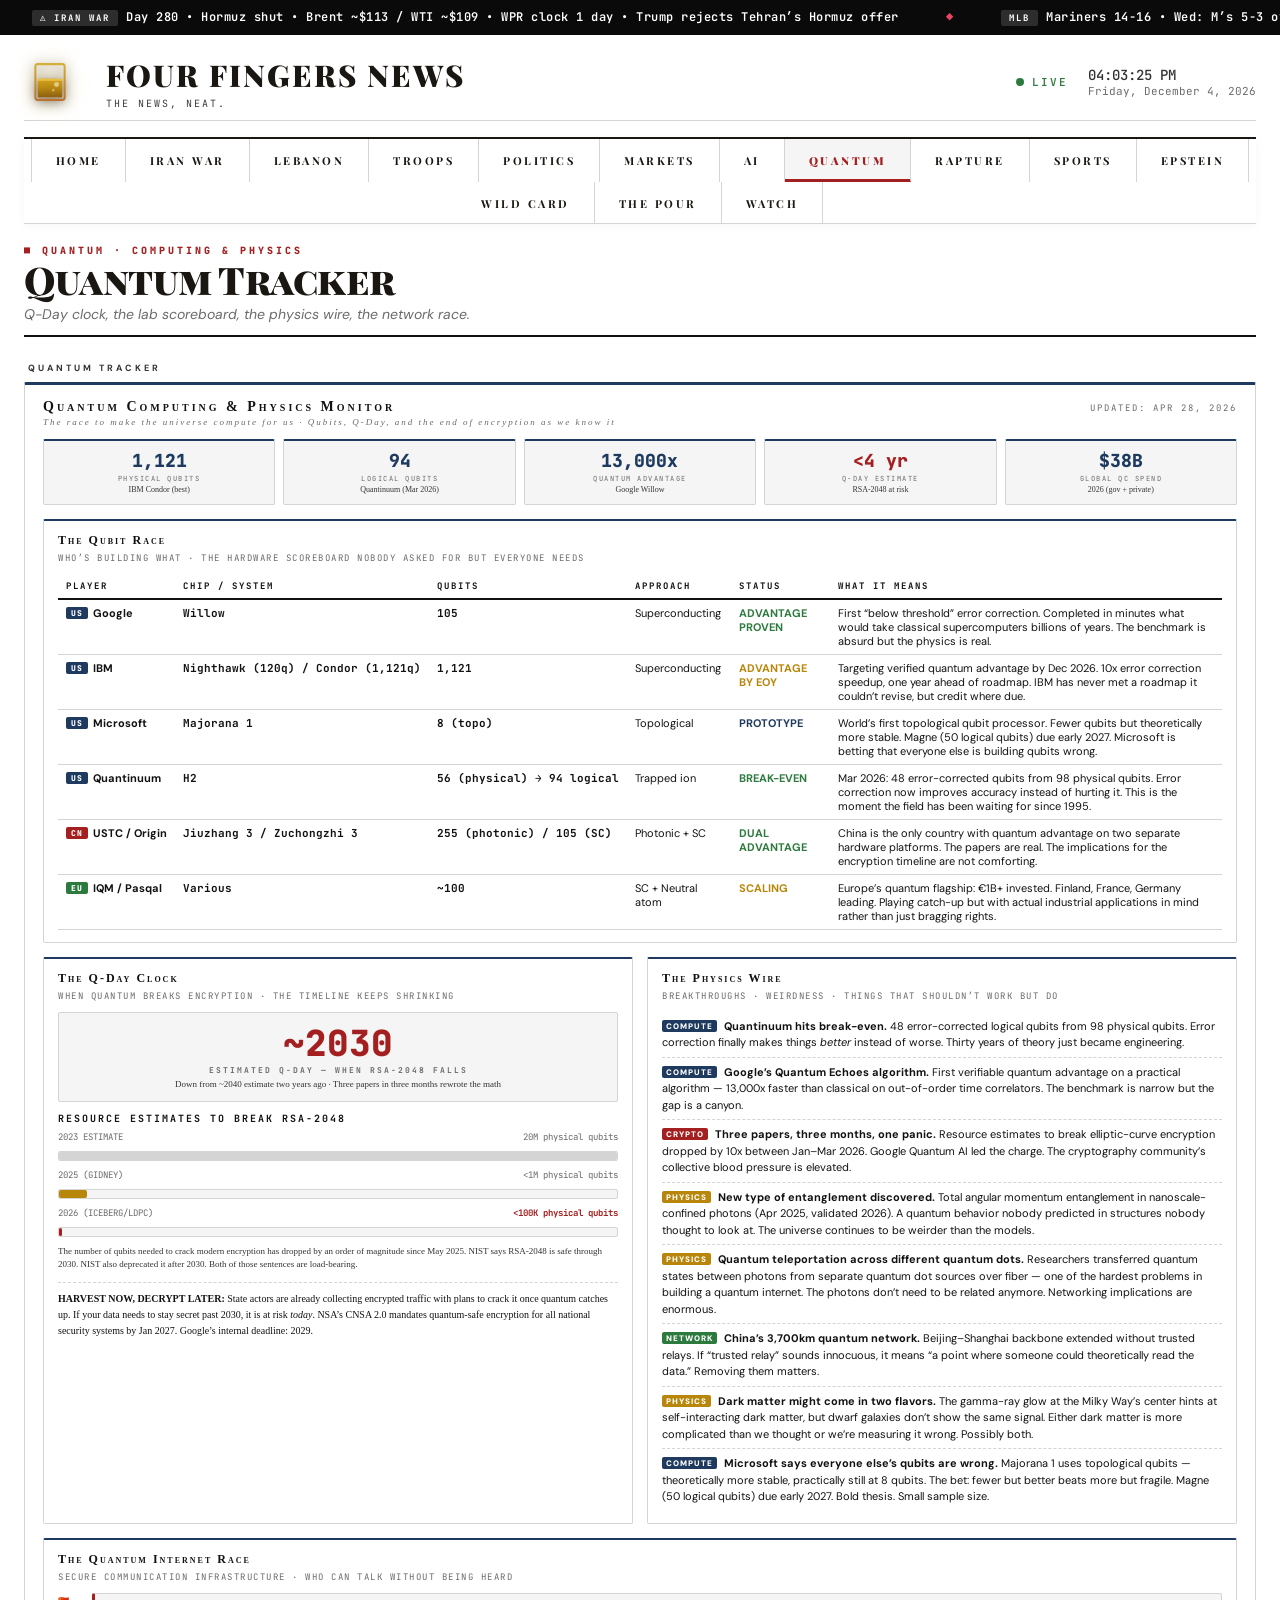
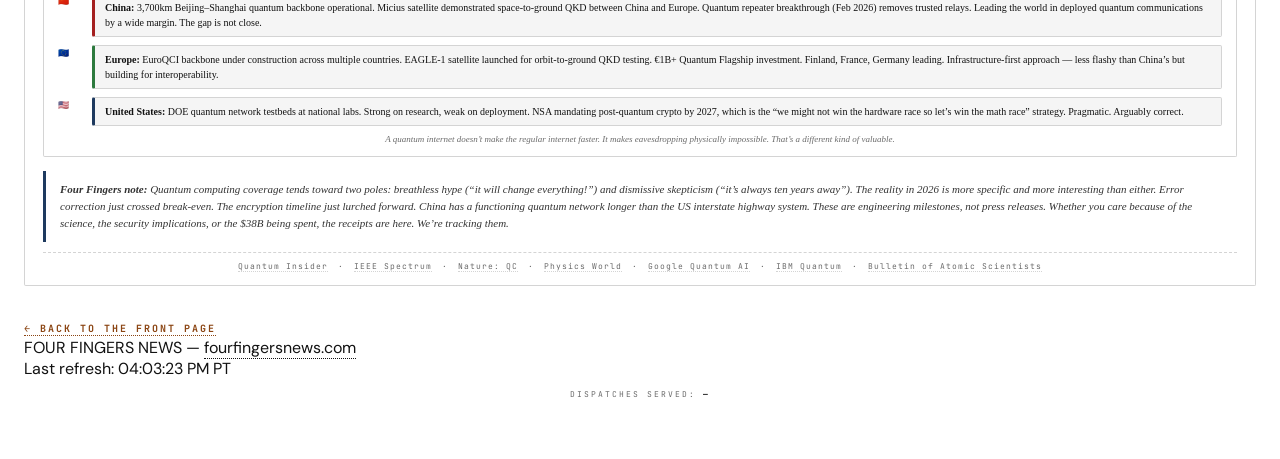
<file: quantum.html>
<!DOCTYPE html>
<html lang="en">
<head>
<meta charset="UTF-8">
<meta name="viewport" content="width=device-width, initial-scale=1.0">
<meta http-equiv="Cache-Control" content="no-cache, no-store, must-revalidate"><meta http-equiv="Pragma" content="no-cache"><meta http-equiv="Expires" content="0">
<title>Quantum &middot; Computing &amp; Physics &mdash; Four Fingers News</title>
<meta name="description" content="Quantum computing tracker: Q-Day clock, lab scoreboard, physics wire, and the quantum-internet race.">
<meta name="theme-color" content="#0f1419">
<link rel="canonical" href="https://fourfingersnews.com/">
<meta property="og:type" content="website">
<meta property="og:site_name" content="Four Fingers News">
<meta property="og:title" content="Quantum &middot; Computing &amp; Physics &mdash; Four Fingers News">
<meta property="og:description" content="Quantum computing tracker: Q-Day clock, lab scoreboard, physics wire, and the quantum-internet race.">
<meta property="og:url" content="https://fourfingersnews.com/">
<meta name="twitter:card" content="summary_large_image">
<meta name="twitter:title" content="Quantum &middot; Computing &amp; Physics &mdash; Four Fingers News">
<meta name="twitter:description" content="Quantum computing tracker: Q-Day clock, lab scoreboard, physics wire, and the quantum-internet race.">
<link rel="icon" href="data:image/svg+xml,%3Csvg xmlns='http://www.w3.org/2000/svg' viewBox='0 0 64 64'%3E%3Crect x='14' y='10' width='36' height='44' rx='3' ry='3' fill='none' stroke='%23d4af37' stroke-width='3'/%3E%3Crect x='17' y='28' width='30' height='23' fill='%23b8860b' opacity='0.95'/%3E%3Crect x='17' y='28' width='30' height='3' fill='%23d4a017' opacity='0.9'/%3E%3Ccircle cx='40' cy='34' r='3' fill='%23fff8e7' opacity='0.55'/%3E%3C/svg%3E">
<link rel="stylesheet" href="assets/style.css?v=1777391998">
</head>
<body class="light-mode">

<div class="chyron" id="chyronBar">
  <div class="chyron-track" id="chyronTrack">
    <span class="chyron-item"><span class="chyron-label">&#9888;&#65039; IRAN WAR</span>Day <span class="iran-day-count">62</span> &bull; Hormuz shut &bull; Brent ~$113 / WTI ~$109 &bull; WPR clock 1 day &bull; Trump rejects Tehran&rsquo;s Hormuz offer</span>
    <span class="chyron-sep">&#9670;</span>
    <span class="chyron-item"><span class="chyron-label">MLB</span><span class="chyronMLB">Mariners 14-16 &bull; Wed: M&rsquo;s 5-3 over Twins at T-Mobile &bull; Took the Cardinals 3-2 last week at Busch &bull; Bats stringing it together at home &bull; Twins series wraps Thu</span></span>
    <span class="chyron-sep">&#9670;</span>
    <span class="chyron-item"><span class="chyronKraken"><span class="chyron-label">KRAKEN</span>Season over &bull; 34-34-11 (79 pts) &bull; 3rd straight playoff miss &bull; Ron Francis out as hockey ops prez &bull; GM search underway &bull; Stanley Cup Playoffs Round 1 in progress &mdash; Kraken watching from the couch again</span></span>
    <span class="chyron-sep">&#9670;</span>
    <span class="chyron-item"><span class="chyron-label">&#9971; PGA</span>Rory&rsquo;s back-to-back Masters in the books &bull; PGA Tour heads to RBC Heritage (Hilton Head) this week &bull; Scheffler defending &bull; Rory rumored for early-season LIV exhibition &mdash; PGA Tour silent</span>
    <span class="chyron-sep">&#9670;</span>
    <span class="chyron-item"><span class="chyron-label">NFL</span>Draft Rd 1&ndash;3 done &bull; Seahawks: RB Jadarian Price (Notre Dame) #32 &middot; S Bud Clark (TCU) #64 &middot; CB Julian Neal (Arkansas) #99 &mdash; back-half-of-the-secondary class, Clark a 15-INT ball-hawk &bull; Raiders QB Mendoza #1 overall &bull; Rams QB Ty Simpson #13 &bull; 9 OL in Rd 1 ties the record &bull; 4 Ohio St in the top 11 &bull; Rd 4&ndash;7 wrapped Sat</span>
    <span class="chyron-sep">&#9670;</span>
    <span class="chyron-item"><span class="chyron-label">&#128176; POLYMARKET</span>$200M+ traded on Iran war markets &bull; 50+ accounts under insider probe &bull; Congress demanding investigation &bull; Bets placed hours before ceasefire &bull; DOJ Thu charges Army SF MSgt Van Dyke (Fayetteville) &mdash; allegedly $400K on Maduro-raid contracts using classified info; 3 CEA counts + wire fraud + unlawful monetary transaction</span>
    <span class="chyron-sep">&#9670;</span>
    <span class="chyron-item"><span class="chyron-label">&#128308; HORMUZ</span>Seizure register: US Sun Apr 19 (Touska, Gulf of Oman) &bull; US Tue (Tifani, INDOPACOM) &bull; US Thu (Majestic X, Indian Ocean) &bull; US Sat Apr 25 (Sevan, Arabian Sea, off USS Pinckney) &bull; Iran Wed (Francesca + Epaminondas in the strait) &bull; Mon tracker: 16 vessels through vs ~60/day pre-war &bull; Sat tracker (MarineTraffic): just 1 transit in 12 hrs (Greek bulk carrier LB Energy) &bull; CENTCOM: 38 redirected since Apr 13 &bull; UN IMO flags ~20,000 seafarers stranded &bull; UKMTO threat level: critical &bull; Pentagon briefs Congress on six-month mine-clearance scenario</span>
    <span class="chyron-sep">&#9670;</span>
    <span class="chyron-item"><span class="chyron-label">&#128483; EPSTEIN</span>BONDI cuts deal with House Oversight &mdash; sits for deposition MAY 29 (contempt threat off the table after Mon no-show) &bull; SAME AFTERNOON: GAO opens formal review of DOJ&rsquo;s Epstein file release &mdash; redaction fail and what was withheld both in scope &bull; ACTING AG BLANCHE: DOJ &ldquo;has released everything the law requires&rdquo; &mdash; Congress disagrees; HR-4405 (Transparency Act) still live in House &bull; Fed judge tossed Trump&rsquo;s WSJ defamation suit over 50th-birthday letter (Trump &ldquo;nowhere close&rdquo; to &ldquo;actual malice&rdquo;) &bull; ZERO new US arrests despite 3.5M+ pages &bull; 43 victim names exposed in DOJ redaction fail &bull; Gates June testimony still on calendar</span>
    <span class="chyron-sep">&#9670;</span>
    <span class="chyron-item"><span class="chyron-label">&#127936; NBA</span>PLAYOFFS R1 &bull; Wed: ORL closes out DET in G5 &mdash; Magic advance to R2 &bull; Earlier Wed: BOS-PHI G5 in Boston (BOS led 3-1) &bull; SAS-POR series wraps (SAS led 3-1) &bull; LAL-HOU G5 in LA &bull; ATL-NYK G5, MIN-DEN G5 still on the board &bull; OKC-PHX G5 next</span>
    <span class="chyron-sep">&#9670;</span>
    <span class="chyron-item"><span class="chyron-label">&#128483; TRUMP</span>Mon: Cole Tomas Allen arraignment in DC fed court on firearm + assault-on-a-federal-officer counts; more charges expected &bull; Sun PM: WaPo/CNN report a note Allen sent family ~10 min before the WHCD attack &mdash; signed &ldquo;friendly federal assassin,&rdquo; ranks admin officials as targets &ldquo;from highest-ranking to lowest&rdquo; with an explicit exception for FBI Dir. Patel; investigators describe anti-Trump and anti-Christian rhetoric and grievances over detention-camp conditions; Allen wrote he does &ldquo;not expect forgiveness&rdquo; &bull; Sat 8:36 PM ET: armed man charges Secret Service line in WH Hilton lobby at the WHCD &mdash; Trump rushed off the dais; Vance, Hegseth, Rubio in the ballroom and moved out; one Secret Service agent shot at close range, vest stopped the round, suspect tackled. US Atty Pirro: 2 firearm counts + assault on a federal officer; arraignment Mon &bull; Sat AM to Fox&rsquo;s Aishah Hasnie: Witkoff &amp; Kushner NOT flying to Pakistan &mdash; &ldquo;we have all the cards&hellip; you&rsquo;re not going to be making any more 18-hour flights to sit around talking about nothing&rdquo;; Iran &ldquo;can call us anytime&rdquo; &bull; Sat Truth Social: &ldquo;tremendous infighting and confusion within their &lsquo;leadership.&rsquo; Nobody knows who is in charge, including them &hellip; we have all the cards, they have none! If they want to talk, all they have to do is call!!&rdquo; &bull; Sat reporters after the cancel: Iran &ldquo;within 10 minutes&hellip; gave us a new paper that was much better &hellip; a lot but not enough&rdquo;</span>
    <span class="chyron-sep">&#9670;</span>
    <span class="chyron-item"><span class="chyron-label">&#127777; CLIMATE</span>March 2026 hottest on record for Lower 48 &bull; Emperor penguins declared ENDANGERED &bull; Antarctic ice at record low &bull; Colorado St forecasts 13 named storms, 6 hurricanes for 2026 &bull; This is fine</span>
    <span class="chyron-sep">&#9670;</span>
    <span class="chyron-item"><span class="chyron-label">&#9962; POPE LEO XIV</span>In Equatorial Guinea &mdash; final leg of 11-day Africa tour &bull; Visited prison in Bata, told inmates &ldquo;you are not alone&rdquo; &bull; Open-air Mass in Malabo Thu, then home to Rome &bull; Tour hit Algeria &rarr; Cameroon &rarr; Angola &rarr; EQ &bull; Called out neocolonialism, corruption, extractivism across the continent &bull; 18,000 km covered</span>
    <span class="chyron-sep">&#9670;</span>
    <span class="chyron-item"><span class="chyron-label">&#127470;&#127481; ITALY</span>Meloni SUSPENDS auto-renewal of 2003 defense cooperation pact with Israel &mdash; announced Tue at Verona event &bull; Trigger: IDF fired warning shots at Italian UN peacekeeping convoy in Lebanon, damaged a vehicle &bull; Italy summoned Israel&rsquo;s ambassador &bull; Same day Trump trashed her in Corriere della Sera: &ldquo;I thought she had courage&rdquo; &bull; Israeli MFA pushes back: &ldquo;no security agreement with Italy&rdquo; &mdash; calls 2003 MoU empty &bull; Meloni also called Trump&rsquo;s attacks on Pope &ldquo;unacceptable&rdquo;</span>
    <span class="chyron-sep">&#9670;</span>
    <span class="chyron-item"><span class="chyron-label">&#127988;&#65039; CONGRESS</span>Reps. Tony Gonzales (R-TX) &amp; Eric Swalwell (D-CA) resigned &bull; Sudan enters YEAR 4 of war &mdash; UN humanitarian chief Fletcher: &ldquo;another year the world has failed the test of Sudan&rdquo; &bull; Maine lawmakers approve bill freezing new data centers until Nov 2027</span>
    <span class="chyron-sep">&#9670;</span>
    <span class="chyron-item"><span class="chyron-label">&#127473;&#127463; LEBANON</span>Three-week extension eight days old &bull; MON AM: IDF strikes Hezbollah sites in the Beqaa Valley &mdash; first Beqaa hit in ~3 weeks (Times of Israel) &bull; MON: Pres. Aoun to a southern delegation &mdash; negotiating with Israel &ldquo;is not betrayal&rdquo;; betrayal is &ldquo;those who take their country to war to serve foreign interests&rdquo; &bull; MON: HZ Sec-Gen Qassem rejects reported Beirut&ndash;Tel Aviv direct-talks plan as &ldquo;a grave sin&rdquo; &bull; MON AM: IDF kills Hussein Makled, head of Hezbollah intelligence HQ, in overnight Beirut precise strike &mdash; first Beirut hit since the Apr 19 extension began; HZ frames retaliation as &ldquo;legitimate response&rdquo; &bull; Western Galilee sirens Mon AM on suspected HZ drone &bull; Northern Israeli border-town mayors Sun PM: schools close from Tue, citing rocket and drone fire the ceasefire has not stopped &bull; FIRST IDF KIA INSIDE THE EXTENSION: Sgt. Idan Fooks, 19, killed Sun AM by Hezbollah explosive drone in Taybeh during tank repair &mdash; 6 wounded (4 serious incl. an officer, 1 moderate, 1 light); 2 follow-on drones at medevac, 1 intercepted, 1 detonated near responders; HZ takes credit, calls it response to truce violations &bull; Sun AM: IDF spox Adraee orders 7 villages N of the Litani to evacuate &mdash; will &ldquo;act forcefully&rdquo; vs HZ targets; strikes commence post-order, Kfar Tibnit hit with casualties (Lebanese state media) &bull; Netanyahu: HZ violations &ldquo;in practice, dismantling the ceasefire&rdquo; &bull; Sat: 2 Hezbollah projectiles at north (1 intercepted, 1 in open ground), sirens in Manara/Margaliot/Misgav Am &bull; IDF says six gunmen killed in Bint Jbeil exchange &bull; Netanyahu orders strikes &ldquo;with force&rdquo; &mdash; IDF hits Hezbollah-linked buildings in Haddatha, Zibqine, al-Sultaniyeh and Kherbet Selm, claims &ldquo;more than 15 eliminated&rdquo; (incl. three in a vehicle &ldquo;loaded with weapons&rdquo;) &bull; IAF intercepts &ldquo;suspicious aerial target&rdquo; over south Sat PM; Hezbollah downs IDF drone &bull; NNA: 4 killed on truck + motorcycle in Yohmor al-Shaqif (Nabatieh); 2 killed/17 wounded (women and children among the wounded) in Safad al-Battikh &bull; Lebanon Health Min: 6 killed across Sat strikes &bull; Sun PM: Pres. Aoun calls Litani-bridge strikes a &ldquo;dangerous escalation,&rdquo; an attempt &ldquo;to sever geographical connectivity&rdquo; between south Lebanon and the rest, obstructing humanitarian aid &bull; Sun PM: Hezbollah recasts the Taybeh hit as a roadside-bomb ambush on an 8-vehicle Israeli armored convoy moving Taybeh&rarr;Deir Seryan, claims 4 Merkavas destroyed/set ablaze; IDF count unchanged at 1 KIA + 6 wounded &bull; Scope on paper still: halt to strikes, IDF withdrawal, prisoner release, LAF deployment, reconstruction &bull; Hezbollah still rejects the track</span>
    <span class="chyron-sep">&#9670;</span>
    <span class="chyron-item"><span class="chyron-label">&#127916;&#65039; MEDIA</span>WBD shareholders Thu approve the $110B Paramount Skydance merger &mdash; $31/share values Warner Bros. Discovery at ~$77B &bull; Combines HBO Max, CNN, TBS, TNT, and the Warner Bros. film studio into the Paramount Skydance stack &bull; Regulatory review next in Washington (DOJ subpoenas sent late Mar on studio output, content rights, streaming, theaters) and London &bull; Both boards had endorsed unanimously</span>
    <span class="chyron-sep">&#9670;</span>
    <span class="chyron-item"><span class="chyron-label">&#128200; MARKETS</span>WED FOMC: holds 3.50&ndash;3.75% on an 8&ndash;4 vote &mdash; FOUR DISSENTS, widest split since 1992 &bull; Powell: inflation read &ldquo;the noisiest data in a decade,&rdquo; labor &ldquo;still arguably full employment&rdquo; &bull; Wed close: S&amp;P 7,135.95 (&minus;0.04%) &bull; Brent settles ~$113, WTI ~$109 on Trump&rsquo;s Hormuz-offer rejection &bull; National gas $4.27 &bull; Mag-7 earnings still loading the wk &bull; DOJ probe of Powell dropped earlier; Warsh runway open</span>
    <span class="chyron-sep">&#9670;</span>
    <span class="chyron-item"><span class="chyron-label">QUANTUM</span>Quantinuum hits 94 logical qubits from 98 physical &bull; Error correction at break-even &bull; Q-Day estimates lurch to ~2030 &bull; China&rsquo;s 3,700km quantum network live &bull; Google Willow 13,000x advantage &bull; $38B global spend</span>
    <span class="chyron-sep">&#9670;</span>
    <span class="chyron-item"><span class="chyron-label">&#9943;&#65039; TRUTH</span>Trump Thu AM: Navy &ldquo;to shoot and kill any boat&rdquo; laying mines in Hormuz, &ldquo;no hesitation&rdquo; &bull; Minesweepers &ldquo;tripled up&rdquo; &bull; Frame: &ldquo;total control,&rdquo; strait &ldquo;Sealed up Tight&rdquo; &bull; &ldquo;No ship can enter or leave without the approval of the United States Navy... until such time as Iran is able to make a DEAL&rdquo;</span>
    <span class="chyron-sep">&#9670;</span>
    <span class="chyron-item"><span class="chyron-label">&#128138; HEALTH</span>73% of Americans say insurer delays/denials are major problem &bull; Sheer Health launching to fight insurance battles &bull; AbbVie + Genentech joining White House discount drug site</span>
    <span class="chyron-sep">&#9670;</span>
    <span class="chyron-item"><span class="chyron-label">&#9878; ANTITRUST</span>Federal jury finds Live Nation ILLEGALLY MONOPOLIZED US concert ticketing &bull; 30+ states brought case without DOJ support &bull; Consumer refunds possible &bull; Ticketmaster dominance confirmed in court</span>
    <span class="chyron-sep">&#9670;</span>
    <span class="chyron-item"><span class="chyron-label">GAS</span><span id="chyronGas1">Seattle avg: loading...</span></span>
    <span class="chyron-sep">&#9670;</span>
    <span class="chyron-item"><span class="chyron-label">&#9981; GAS</span><span id="chyronGasNatl">Nat'l avg: loading...</span></span>
    <span class="chyron-sep">&#9670;</span>
    <span class="chyron-item"><span class="chyron-label">&#9888;&#65039; IRAN WAR</span>Day <span class="iran-day-count">62</span> &bull; Hormuz shut &bull; Brent ~$113 / WTI ~$109 &bull; WPR clock 1 day &bull; Trump rejects Tehran&rsquo;s Hormuz offer</span>
    <span class="chyron-sep">&#9670;</span>
    <span class="chyron-item"><span class="chyron-label">MLB</span><span class="chyronMLB">Mariners 14-16 &bull; Wed: M&rsquo;s 5-3 over Twins at T-Mobile &bull; Took the Cardinals 3-2 last week at Busch &bull; Bats stringing it together at home &bull; Twins series wraps Thu</span></span>
    <span class="chyron-sep">&#9670;</span>
    <span class="chyron-item"><span class="chyronKraken"><span class="chyron-label">KRAKEN</span>Season over &bull; 34-34-11 (79 pts) &bull; 3rd straight playoff miss &bull; Ron Francis out as hockey ops prez &bull; GM search underway &bull; Stanley Cup Playoffs Round 1 in progress &mdash; Kraken watching from the couch again</span></span>
    <span class="chyron-sep">&#9670;</span>
    <span class="chyron-item"><span class="chyron-label">&#9971; PGA</span>Rory&rsquo;s back-to-back Masters in the books &bull; PGA Tour heads to RBC Heritage (Hilton Head) this week &bull; Scheffler defending &bull; Rory rumored for early-season LIV exhibition &mdash; PGA Tour silent</span>
    <span class="chyron-sep">&#9670;</span>
    <span class="chyron-item"><span class="chyron-label">NFL</span>Draft Rd 1&ndash;3 done &bull; Seahawks: RB Jadarian Price (Notre Dame) #32 &middot; S Bud Clark (TCU) #64 &middot; CB Julian Neal (Arkansas) #99 &mdash; back-half-of-the-secondary class, Clark a 15-INT ball-hawk &bull; Raiders QB Mendoza #1 overall &bull; Rams QB Ty Simpson #13 &bull; 9 OL in Rd 1 ties the record &bull; 4 Ohio St in the top 11 &bull; Rd 4&ndash;7 wrapped Sat</span>
    <span class="chyron-sep">&#9670;</span>
    <span class="chyron-item"><span class="chyron-label">&#128176; POLYMARKET</span>$200M+ traded on Iran war markets &bull; 50+ accounts under insider probe &bull; Congress demanding investigation &bull; Bets placed hours before ceasefire &bull; DOJ Thu charges Army SF MSgt Van Dyke (Fayetteville) &mdash; allegedly $400K on Maduro-raid contracts using classified info; 3 CEA counts + wire fraud + unlawful monetary transaction</span>
    <span class="chyron-sep">&#9670;</span>
    <span class="chyron-item"><span class="chyron-label">&#128308; HORMUZ</span>Seizure register: US Sun Apr 19 (Touska, Gulf of Oman) &bull; US Tue (Tifani, INDOPACOM) &bull; US Thu (Majestic X, Indian Ocean) &bull; US Sat Apr 25 (Sevan, Arabian Sea, off USS Pinckney) &bull; Iran Wed (Francesca + Epaminondas in the strait) &bull; Mon tracker: 16 vessels through vs ~60/day pre-war &bull; Sat tracker (MarineTraffic): just 1 transit in 12 hrs (Greek bulk carrier LB Energy) &bull; CENTCOM: 38 redirected since Apr 13 &bull; UN IMO flags ~20,000 seafarers stranded &bull; UKMTO threat level: critical &bull; Pentagon briefs Congress on six-month mine-clearance scenario</span>
    <span class="chyron-sep">&#9670;</span>
    <span class="chyron-item"><span class="chyron-label">&#128483; EPSTEIN</span>BONDI cuts deal with House Oversight &mdash; sits for deposition MAY 29 (contempt threat off the table after Mon no-show) &bull; SAME AFTERNOON: GAO opens formal review of DOJ&rsquo;s Epstein file release &mdash; redaction fail and what was withheld both in scope &bull; ACTING AG BLANCHE: DOJ &ldquo;has released everything the law requires&rdquo; &mdash; Congress disagrees; HR-4405 (Transparency Act) still live in House &bull; Fed judge tossed Trump&rsquo;s WSJ defamation suit over 50th-birthday letter (Trump &ldquo;nowhere close&rdquo; to &ldquo;actual malice&rdquo;) &bull; ZERO new US arrests despite 3.5M+ pages &bull; 43 victim names exposed in DOJ redaction fail &bull; Gates June testimony still on calendar</span>
    <span class="chyron-sep">&#9670;</span>
    <span class="chyron-item"><span class="chyron-label">&#127936; NBA</span>PLAYOFFS R1 &bull; Wed: ORL closes out DET in G5 &mdash; Magic advance to R2 &bull; Earlier Wed: BOS-PHI G5 in Boston (BOS led 3-1) &bull; SAS-POR series wraps (SAS led 3-1) &bull; LAL-HOU G5 in LA &bull; ATL-NYK G5, MIN-DEN G5 still on the board &bull; OKC-PHX G5 next</span>
    <span class="chyron-sep">&#9670;</span>
    <span class="chyron-item"><span class="chyron-label">&#128483; TRUMP</span>Mon: Cole Tomas Allen arraignment in DC fed court on firearm + assault-on-a-federal-officer counts; more charges expected &bull; Sun PM: WaPo/CNN report a note Allen sent family ~10 min before the WHCD attack &mdash; signed &ldquo;friendly federal assassin,&rdquo; ranks admin officials as targets &ldquo;from highest-ranking to lowest&rdquo; with an explicit exception for FBI Dir. Patel; investigators describe anti-Trump and anti-Christian rhetoric and grievances over detention-camp conditions; Allen wrote he does &ldquo;not expect forgiveness&rdquo; &bull; Sat 8:36 PM ET: armed man charges Secret Service line in WH Hilton lobby at the WHCD &mdash; Trump rushed off the dais; Vance, Hegseth, Rubio in the ballroom and moved out; one Secret Service agent shot at close range, vest stopped the round, suspect tackled. US Atty Pirro: 2 firearm counts + assault on a federal officer; arraignment Mon &bull; Sat AM to Fox&rsquo;s Aishah Hasnie: Witkoff &amp; Kushner NOT flying to Pakistan &mdash; &ldquo;we have all the cards&hellip; you&rsquo;re not going to be making any more 18-hour flights to sit around talking about nothing&rdquo;; Iran &ldquo;can call us anytime&rdquo; &bull; Sat Truth Social: &ldquo;tremendous infighting and confusion within their &lsquo;leadership.&rsquo; Nobody knows who is in charge, including them &hellip; we have all the cards, they have none! If they want to talk, all they have to do is call!!&rdquo; &bull; Sat reporters after the cancel: Iran &ldquo;within 10 minutes&hellip; gave us a new paper that was much better &hellip; a lot but not enough&rdquo;</span>
    <span class="chyron-sep">&#9670;</span>
    <span class="chyron-item"><span class="chyron-label">&#127777; CLIMATE</span>March 2026 hottest on record for Lower 48 &bull; Emperor penguins declared ENDANGERED &bull; Antarctic ice at record low &bull; Colorado St forecasts 13 named storms, 6 hurricanes for 2026 &bull; This is fine</span>
    <span class="chyron-sep">&#9670;</span>
    <span class="chyron-item"><span class="chyron-label">&#9962; POPE LEO XIV</span>In Equatorial Guinea &mdash; final leg of 11-day Africa tour &bull; Visited prison in Bata, told inmates &ldquo;you are not alone&rdquo; &bull; Open-air Mass in Malabo Thu, then home to Rome &bull; Tour hit Algeria &rarr; Cameroon &rarr; Angola &rarr; EQ &bull; Called out neocolonialism, corruption, extractivism across the continent &bull; 18,000 km covered</span>
    <span class="chyron-sep">&#9670;</span>
    <span class="chyron-item"><span class="chyron-label">&#127470;&#127481; ITALY</span>Meloni SUSPENDS auto-renewal of 2003 defense cooperation pact with Israel &mdash; announced Tue at Verona event &bull; Trigger: IDF fired warning shots at Italian UN peacekeeping convoy in Lebanon, damaged a vehicle &bull; Italy summoned Israel&rsquo;s ambassador &bull; Same day Trump trashed her in Corriere della Sera: &ldquo;I thought she had courage&rdquo; &bull; Israeli MFA pushes back: &ldquo;no security agreement with Italy&rdquo; &mdash; calls 2003 MoU empty &bull; Meloni also called Trump&rsquo;s attacks on Pope &ldquo;unacceptable&rdquo;</span>
    <span class="chyron-sep">&#9670;</span>
    <span class="chyron-item"><span class="chyron-label">&#127988;&#65039; CONGRESS</span>Reps. Tony Gonzales (R-TX) &amp; Eric Swalwell (D-CA) resigned &bull; Sudan enters YEAR 4 of war &mdash; UN humanitarian chief Fletcher: &ldquo;another year the world has failed the test of Sudan&rdquo; &bull; Maine lawmakers approve bill freezing new data centers until Nov 2027</span>
    <span class="chyron-sep">&#9670;</span>
    <span class="chyron-item"><span class="chyron-label">&#127473;&#127463; LEBANON</span>Three-week extension eight days old &bull; MON AM: IDF strikes Hezbollah sites in the Beqaa Valley &mdash; first Beqaa hit in ~3 weeks (Times of Israel) &bull; MON: Pres. Aoun to a southern delegation &mdash; negotiating with Israel &ldquo;is not betrayal&rdquo;; betrayal is &ldquo;those who take their country to war to serve foreign interests&rdquo; &bull; MON: HZ Sec-Gen Qassem rejects reported Beirut&ndash;Tel Aviv direct-talks plan as &ldquo;a grave sin&rdquo; &bull; MON AM: IDF kills Hussein Makled, head of Hezbollah intelligence HQ, in overnight Beirut precise strike &mdash; first Beirut hit since the Apr 19 extension began; HZ frames retaliation as &ldquo;legitimate response&rdquo; &bull; Western Galilee sirens Mon AM on suspected HZ drone &bull; Northern Israeli border-town mayors Sun PM: schools close from Tue, citing rocket and drone fire the ceasefire has not stopped &bull; FIRST IDF KIA INSIDE THE EXTENSION: Sgt. Idan Fooks, 19, killed Sun AM by Hezbollah explosive drone in Taybeh during tank repair &mdash; 6 wounded (4 serious incl. an officer, 1 moderate, 1 light); 2 follow-on drones at medevac, 1 intercepted, 1 detonated near responders; HZ takes credit, calls it response to truce violations &bull; Sun AM: IDF spox Adraee orders 7 villages N of the Litani to evacuate &mdash; will &ldquo;act forcefully&rdquo; vs HZ targets; strikes commence post-order, Kfar Tibnit hit with casualties (Lebanese state media) &bull; Netanyahu: HZ violations &ldquo;in practice, dismantling the ceasefire&rdquo; &bull; Sat: 2 Hezbollah projectiles at north (1 intercepted, 1 in open ground), sirens in Manara/Margaliot/Misgav Am &bull; IDF says six gunmen killed in Bint Jbeil exchange &bull; Netanyahu orders strikes &ldquo;with force&rdquo; &mdash; IDF hits Hezbollah-linked buildings in Haddatha, Zibqine, al-Sultaniyeh and Kherbet Selm, claims &ldquo;more than 15 eliminated&rdquo; (incl. three in a vehicle &ldquo;loaded with weapons&rdquo;) &bull; IAF intercepts &ldquo;suspicious aerial target&rdquo; over south Sat PM; Hezbollah downs IDF drone &bull; NNA: 4 killed on truck + motorcycle in Yohmor al-Shaqif (Nabatieh); 2 killed/17 wounded (women and children among the wounded) in Safad al-Battikh &bull; Lebanon Health Min: 6 killed across Sat strikes &bull; Sun PM: Pres. Aoun calls Litani-bridge strikes a &ldquo;dangerous escalation,&rdquo; an attempt &ldquo;to sever geographical connectivity&rdquo; between south Lebanon and the rest, obstructing humanitarian aid &bull; Sun PM: Hezbollah recasts the Taybeh hit as a roadside-bomb ambush on an 8-vehicle Israeli armored convoy moving Taybeh&rarr;Deir Seryan, claims 4 Merkavas destroyed/set ablaze; IDF count unchanged at 1 KIA + 6 wounded &bull; Scope on paper still: halt to strikes, IDF withdrawal, prisoner release, LAF deployment, reconstruction &bull; Hezbollah still rejects the track</span>
    <span class="chyron-sep">&#9670;</span>
    <span class="chyron-item"><span class="chyron-label">&#127916;&#65039; MEDIA</span>WBD shareholders Thu approve the $110B Paramount Skydance merger &mdash; $31/share values Warner Bros. Discovery at ~$77B &bull; Combines HBO Max, CNN, TBS, TNT, and the Warner Bros. film studio into the Paramount Skydance stack &bull; Regulatory review next in Washington (DOJ subpoenas sent late Mar on studio output, content rights, streaming, theaters) and London &bull; Both boards had endorsed unanimously</span>
    <span class="chyron-sep">&#9670;</span>
    <span class="chyron-item"><span class="chyron-label">&#128200; MARKETS</span>WED FOMC: holds 3.50&ndash;3.75% on an 8&ndash;4 vote &mdash; FOUR DISSENTS, widest split since 1992 &bull; Powell: inflation read &ldquo;the noisiest data in a decade,&rdquo; labor &ldquo;still arguably full employment&rdquo; &bull; Wed close: S&amp;P 7,135.95 (&minus;0.04%) &bull; Brent settles ~$113, WTI ~$109 on Trump&rsquo;s Hormuz-offer rejection &bull; National gas $4.27 &bull; Mag-7 earnings still loading the wk &bull; DOJ probe of Powell dropped earlier; Warsh runway open</span>
    <span class="chyron-sep">&#9670;</span>
    <span class="chyron-item"><span class="chyron-label">QUANTUM</span>Quantinuum hits 94 logical qubits from 98 physical &bull; Error correction at break-even &bull; Q-Day estimates lurch to ~2030 &bull; China&rsquo;s 3,700km quantum network live &bull; Google Willow 13,000x advantage &bull; $38B global spend</span>
    <span class="chyron-sep">&#9670;</span>
    <span class="chyron-item"><span class="chyron-label">&#9943;&#65039; TRUTH</span>Trump Thu AM: Navy &ldquo;to shoot and kill any boat&rdquo; laying mines in Hormuz, &ldquo;no hesitation&rdquo; &bull; Minesweepers &ldquo;tripled up&rdquo; &bull; Frame: &ldquo;total control,&rdquo; strait &ldquo;Sealed up Tight&rdquo; &bull; &ldquo;No ship can enter or leave without the approval of the United States Navy... until such time as Iran is able to make a DEAL&rdquo;</span>
    <span class="chyron-sep">&#9670;</span>
    <span class="chyron-item"><span class="chyron-label">&#128138; HEALTH</span>73% of Americans say insurer delays/denials are major problem &bull; Sheer Health launching to fight insurance battles &bull; AbbVie + Genentech joining White House discount drug site</span>
    <span class="chyron-sep">&#9670;</span>
    <span class="chyron-item"><span class="chyron-label">&#9878; ANTITRUST</span>Federal jury finds Live Nation ILLEGALLY MONOPOLIZED US concert ticketing &bull; 30+ states brought case without DOJ support &bull; Consumer refunds possible &bull; Ticketmaster dominance confirmed in court</span>
    <span class="chyron-sep">&#9670;</span>
    <span class="chyron-item"><span class="chyron-label">GAS</span><span id="chyronGas2">Seattle avg: loading...</span></span>
    <span class="chyron-sep">&#9670;</span>
    <span class="chyron-item"><span class="chyron-label">&#9981; GAS</span><span id="chyronGasNatl2">Nat'l avg: loading...</span></span>
    <span class="chyron-sep">&#9670;</span>
  </div>
</div>

<div class="bg-grid"></div>

<div class="particles" id="particles"></div>

<div class="main">

  <!-- ═══ HEADER ═══ -->
    <!-- &#9552;&#9552;&#9552; HEADER &#9552;&#9552;&#9552; -->
  <header class="header">
    <div class="header-left">
      <!-- whiskey-glass mark Ã¢ÂÂ distillery palette -->
      <svg width="52" height="52" viewBox="0 0 64 64" style="flex-shrink:0;margin-right:14px;filter:drop-shadow(0 2px 6px rgba(0,0,0,0.5)) drop-shadow(0 0 10px rgba(212,160,23,0.35));" aria-hidden="true">
        <defs>
          <linearGradient id="whiskey" x1="0" y1="0" x2="0" y2="1">
            <stop offset="0%" stop-color="#d4a017"/>
            <stop offset="50%" stop-color="#b8860b"/>
            <stop offset="100%" stop-color="#8b5a0a"/>
          </linearGradient>
          <linearGradient id="glass" x1="0" y1="0" x2="0" y2="1">
            <stop offset="0%" stop-color="#d4af37"/>
            <stop offset="100%" stop-color="#b87333"/>
          </linearGradient>
        </defs>
        <rect x="14" y="10" width="36" height="44" rx="3" ry="3" fill="none" stroke="url(#glass)" stroke-width="2.5"/>
        <rect x="17" y="28" width="30" height="23" fill="url(#whiskey)" opacity="0.95"/>
        <rect x="17" y="28" width="30" height="2.5" fill="#f0c64a" opacity="0.85"/>
        <circle cx="40" cy="35" r="3" fill="#fff8e7" opacity="0.55"/>
        <circle cx="36" cy="42" r="1.6" fill="#fff8e7" opacity="0.4"/>
        <line x1="22" y1="51" x2="42" y2="51" stroke="#fff8e7" stroke-width="0.6" opacity="0.3"/>
      </svg>
      <div>
        <div class="header-title" style="font-family:Georgia,'Playfair Display',serif;letter-spacing:2px;">FOUR FINGERS NEWS</div>
        <div class="header-subtitle" id="ffnTagline">THE NEWS, NEAT.</div>
      </div>
    </div>
    <script>
      // Tagline rotator Ã¢ÂÂ keeps all the contenders in circulation
      (function(){
        var taglines = [
          'THE NEWS, NEAT.',
          'POUR FIRST. READ SECOND.',
          'TWO FINGERS FOR THE MARKETS, TWO FOR THE POLITICS.',
          'EVERYTHING THAT MATTERS. MOST OF IT DOESN&rsquo;T.',
          'HARD NEWS. SOFT IRONY. ROCKS OPTIONAL.',
          'SERVED NEAT. NEVER WATERED DOWN.',
          'NO ICE. NO CHASER. NO SPIN.'
        ];
        var i = 0;
        var el = document.getElementById('ffnTagline');
        if(!el) return;
        // pick a random starting tagline so it&rsquo;s different each pageload
        i = Math.floor(Math.random() * taglines.length);
        el.innerHTML = taglines[i];
        setInterval(function(){
          i = (i + 1) % taglines.length;
          el.style.opacity = '0';
          setTimeout(function(){
            el.innerHTML = taglines[i];
            el.style.opacity = '';
          }, 350);
        }, 9000);
      })();
    </script>
    <div class="header-right">
      <div class="live-indicator">
        <div class="live-dot"></div>
        LIVE
      </div>
      <div>
        <div class="clock" id="clock">--:--:-- --</div>
        <div class="clock-date" id="clockDate">---</div>
      </div>
    </div>
  </header>

  <!-- ═══ SECTION NAV ═══ -->
  <nav class="section-nav">
    <div class="section-nav-inner">
      <a href="index.html">Home</a>
      <a href="iran.html">Iran War</a>
      <a href="lebanon.html">Lebanon</a>
      <a href="troops.html">Troops</a>
      <a href="politics.html">Politics</a>
      <a href="markets.html">Markets</a>
      <a href="ai.html">AI</a>
      <a href="quantum.html" class="active">Quantum</a>
      <a href="rapture.html">Rapture</a>
      <a href="sports.html">Sports</a>
      <a href="epstein.html">Epstein</a>
      <a href="wildcard.html">Wild Card</a>
      <a href="pour.html">The Pour</a>
      <a href="watch.html">Watch</a>
    </div>
  </nav>

<div class="lan-page-masthead">
    <div class="lpm-tag">&#9632; QUANTUM &middot; COMPUTING &amp; PHYSICS</div>
    <div class="lpm-name">Quantum Tracker</div>
    <div class="lpm-kicker">Q-Day clock, the lab scoreboard, the physics wire, the network race.</div>
  </div>
  <!-- QUANTUM / COMPUTING & PHYSICS TRACKER -->
  <!-- AUTO-UPDATED BY: daily-sitch-refresh (hourly) -->
  <!-- EDIT TARGETS: #quantumScoreboard, #quantumRace, #qdayClock, #quantumWire, #quantumNet -->
  <div class="section-anchor" id="section-quantum"></div>
  
  <div style="margin-bottom:6px;padding:0 4px"><span style="font-size:9px;font-weight:700;letter-spacing:3px;color:var(--text-dim)">QUANTUM TRACKER</span></div>
  <div id="quantumSection">
    <div class="qm-header">
      <div>
        <div class="qm-title">Quantum Computing &amp; Physics Monitor</div>
        <div class="qm-subtitle">The race to make the universe compute for us &middot; Qubits, Q-Day, and the end of encryption as we know it</div>
      </div>
      <div class="qm-dateline">UPDATED: <span id="quantumUpdated">Apr 28, 2026</span></div>
    </div>

    <!-- ═══ SCOREBOARD ═══ -->
    <div class="qm-stats" id="quantumScoreboard">
      <div class="qm-stat">
        <div class="qm-stat-val">1,121</div>
        <div class="qm-stat-lbl">PHYSICAL QUBITS</div>
        <div class="qm-stat-sub">IBM Condor (best)</div>
      </div>
      <div class="qm-stat">
        <div class="qm-stat-val">94</div>
        <div class="qm-stat-lbl">LOGICAL QUBITS</div>
        <div class="qm-stat-sub">Quantinuum (Mar 2026)</div>
      </div>
      <div class="qm-stat">
        <div class="qm-stat-val">13,000x</div>
        <div class="qm-stat-lbl">QUANTUM ADVANTAGE</div>
        <div class="qm-stat-sub">Google Willow</div>
      </div>
      <div class="qm-stat">
        <div class="qm-stat-val" style="color:var(--red);">&lt;4 yr</div>
        <div class="qm-stat-lbl">Q-DAY ESTIMATE</div>
        <div class="qm-stat-sub">RSA-2048 at risk</div>
      </div>
      <div class="qm-stat">
        <div class="qm-stat-val">$38B</div>
        <div class="qm-stat-lbl">GLOBAL QC SPEND</div>
        <div class="qm-stat-sub">2026 (gov + private)</div>
      </div>
    </div>

    <!-- ═══ THE RACE — WHO'S BUILDING WHAT ═══ -->
    <div class="qm-panel" id="quantumRace">
      <div class="qm-panel-title">The Qubit Race</div>
      <div class="qm-panel-sub">WHO&rsquo;S BUILDING WHAT &middot; THE HARDWARE SCOREBOARD NOBODY ASKED FOR BUT EVERYONE NEEDS</div>
      <table>
        <thead>
          <tr>
            <th>PLAYER</th>
            <th>CHIP / SYSTEM</th>
            <th>QUBITS</th>
            <th>APPROACH</th>
            <th>STATUS</th>
            <th>WHAT IT MEANS</th>
          </tr>
        </thead>
        <tbody>
          <tr>
            <td class="qm-player"><span class="qm-badge us">US</span>Google</td>
            <td class="qm-val">Willow</td>
            <td class="qm-val">105</td>
            <td>Superconducting</td>
            <td style="color:#2d7a3e;font-weight:700;">ADVANTAGE PROVEN</td>
            <td>First &ldquo;below threshold&rdquo; error correction. Completed in minutes what would take classical supercomputers billions of years. The benchmark is absurd but the physics is real.</td>
          </tr>
          <tr>
            <td class="qm-player"><span class="qm-badge us">US</span>IBM</td>
            <td class="qm-val">Nighthawk (120q) / Condor (1,121q)</td>
            <td class="qm-val">1,121</td>
            <td>Superconducting</td>
            <td style="color:#b8860b;font-weight:700;">ADVANTAGE BY EOY</td>
            <td>Targeting verified quantum advantage by Dec 2026. 10x error correction speedup, one year ahead of roadmap. IBM has never met a roadmap it couldn&rsquo;t revise, but credit where due.</td>
          </tr>
          <tr>
            <td class="qm-player"><span class="qm-badge us">US</span>Microsoft</td>
            <td class="qm-val">Majorana 1</td>
            <td class="qm-val">8 (topo)</td>
            <td>Topological</td>
            <td style="color:#1e3a5f;font-weight:700;">PROTOTYPE</td>
            <td>World&rsquo;s first topological qubit processor. Fewer qubits but theoretically more stable. Magne (50 logical qubits) due early 2027. Microsoft is betting that everyone else is building qubits wrong.</td>
          </tr>
          <tr>
            <td class="qm-player"><span class="qm-badge us">US</span>Quantinuum</td>
            <td class="qm-val">H2</td>
            <td class="qm-val">56 (physical) &rarr; 94 logical</td>
            <td>Trapped ion</td>
            <td style="color:#2d7a3e;font-weight:700;">BREAK-EVEN</td>
            <td>Mar 2026: 48 error-corrected qubits from 98 physical qubits. Error correction now improves accuracy instead of hurting it. This is the moment the field has been waiting for since 1995.</td>
          </tr>
          <tr>
            <td class="qm-player"><span class="qm-badge cn">CN</span>USTC / Origin</td>
            <td class="qm-val">Jiuzhang 3 / Zuchongzhi 3</td>
            <td class="qm-val">255 (photonic) / 105 (SC)</td>
            <td>Photonic + SC</td>
            <td style="color:#2d7a3e;font-weight:700;">DUAL ADVANTAGE</td>
            <td>China is the only country with quantum advantage on two separate hardware platforms. The papers are real. The implications for the encryption timeline are not comforting.</td>
          </tr>
          <tr>
            <td class="qm-player"><span class="qm-badge eu">EU</span>IQM / Pasqal</td>
            <td class="qm-val">Various</td>
            <td class="qm-val">~100</td>
            <td>SC + Neutral atom</td>
            <td style="color:#b8860b;font-weight:700;">SCALING</td>
            <td>Europe&rsquo;s quantum flagship: &euro;1B+ invested. Finland, France, Germany leading. Playing catch-up but with actual industrial applications in mind rather than just bragging rights.</td>
          </tr>
        </tbody>
      </table>
    </div>

    <div class="qm-dual">
      <!-- ═══ Q-DAY CLOCK ═══ -->
      <div class="qm-panel" id="qdayClock">
        <div class="qm-panel-title">The Q-Day Clock</div>
        <div class="qm-panel-sub">WHEN QUANTUM BREAKS ENCRYPTION &middot; THE TIMELINE KEEPS SHRINKING</div>

        <div class="qm-qday">
          <div class="qm-qday-val">~2030</div>
          <div class="qm-qday-label">ESTIMATED Q-DAY &mdash; WHEN RSA-2048 FALLS</div>
          <div class="qm-qday-sub">Down from ~2040 estimate two years ago &middot; Three papers in three months rewrote the math</div>
        </div>

        <div style="font-size:10px;font-weight:700;letter-spacing:2px;color:#121212;margin:10px 0 6px 0;font-family:'JetBrains Mono',monospace;">RESOURCE ESTIMATES TO BREAK RSA-2048</div>
        <div style="margin-bottom:8px;">
          <div style="display:flex;justify-content:space-between;font-size:9px;color:var(--text-muted);font-family:'JetBrains Mono',monospace;margin-bottom:3px;"><span>2023 ESTIMATE</span><span>20M physical qubits</span></div>
          <div class="qm-meter"><div class="qm-meter-fill" style="width:100%;background:#d4d4d4;"></div></div>
        </div>
        <div style="margin-bottom:8px;">
          <div style="display:flex;justify-content:space-between;font-size:9px;color:var(--text-muted);font-family:'JetBrains Mono',monospace;margin-bottom:3px;"><span>2025 (GIDNEY)</span><span>&lt;1M physical qubits</span></div>
          <div class="qm-meter"><div class="qm-meter-fill" style="width:5%;background:#b8860b;"></div></div>
        </div>
        <div style="margin-bottom:8px;">
          <div style="display:flex;justify-content:space-between;font-size:9px;color:var(--text-muted);font-family:'JetBrains Mono',monospace;margin-bottom:3px;"><span>2026 (ICEBERG/LDPC)</span><span style="color:var(--red);font-weight:700;">&lt;100K physical qubits</span></div>
          <div class="qm-meter"><div class="qm-meter-fill" style="width:0.5%;background:var(--red);"></div></div>
        </div>
        <div style="font-size:9px;color:var(--text-dim);margin-top:6px;line-height:1.5;">
          The number of qubits needed to crack modern encryption has dropped by an order of magnitude since May 2025. NIST says RSA-2048 is safe through 2030. NIST also deprecated it after 2030. Both of those sentences are load-bearing.
        </div>

        <div style="margin-top:10px;padding-top:8px;border-top:1px dashed var(--border);font-size:10px;line-height:1.6;">
          <b>HARVEST NOW, DECRYPT LATER:</b> State actors are already collecting encrypted traffic with plans to crack it once quantum catches up. If your data needs to stay secret past 2030, it is at risk <i>today</i>. NSA&rsquo;s CNSA 2.0 mandates quantum-safe encryption for all national security systems by Jan 2027. Google&rsquo;s internal deadline: 2029.
        </div>
      </div>

      <!-- ═══ THE PHYSICS WIRE ═══ -->
      <div class="qm-panel" id="quantumWire">
        <div class="qm-panel-title">The Physics Wire</div>
        <div class="qm-panel-sub">BREAKTHROUGHS &middot; WEIRDNESS &middot; THINGS THAT SHOULDN&rsquo;T WORK BUT DO</div>
        <ul class="qm-wire">
          <li>
            <span class="qm-wire-tag">COMPUTE</span>
            <b>Quantinuum hits break-even.</b> 48 error-corrected logical qubits from 98 physical qubits. Error correction finally makes things <i>better</i> instead of worse. Thirty years of theory just became engineering.
          </li>
          <li>
            <span class="qm-wire-tag">COMPUTE</span>
            <b>Google&rsquo;s Quantum Echoes algorithm.</b> First verifiable quantum advantage on a practical algorithm &mdash; 13,000x faster than classical on out-of-order time correlators. The benchmark is narrow but the gap is a canyon.
          </li>
          <li>
            <span class="qm-wire-tag red">CRYPTO</span>
            <b>Three papers, three months, one panic.</b> Resource estimates to break elliptic-curve encryption dropped by 10x between Jan&ndash;Mar 2026. Google Quantum AI led the charge. The cryptography community&rsquo;s collective blood pressure is elevated.
          </li>
          <li>
            <span class="qm-wire-tag amber">PHYSICS</span>
            <b>New type of entanglement discovered.</b> Total angular momentum entanglement in nanoscale-confined photons (Apr 2025, validated 2026). A quantum behavior nobody predicted in structures nobody thought to look at. The universe continues to be weirder than the models.
          </li>
          <li>
            <span class="qm-wire-tag amber">PHYSICS</span>
            <b>Quantum teleportation across different quantum dots.</b> Researchers transferred quantum states between photons from separate quantum dot sources over fiber &mdash; one of the hardest problems in building a quantum internet. The photons don&rsquo;t need to be related anymore. Networking implications are enormous.
          </li>
          <li>
            <span class="qm-wire-tag green">NETWORK</span>
            <b>China&rsquo;s 3,700km quantum network.</b> Beijing&ndash;Shanghai backbone extended without trusted relays. If &ldquo;trusted relay&rdquo; sounds innocuous, it means &ldquo;a point where someone could theoretically read the data.&rdquo; Removing them matters.
          </li>
          <li>
            <span class="qm-wire-tag amber">PHYSICS</span>
            <b>Dark matter might come in two flavors.</b> The gamma-ray glow at the Milky Way&rsquo;s center hints at self-interacting dark matter, but dwarf galaxies don&rsquo;t show the same signal. Either dark matter is more complicated than we thought or we&rsquo;re measuring it wrong. Possibly both.
          </li>
          <li>
            <span class="qm-wire-tag">COMPUTE</span>
            <b>Microsoft says everyone else&rsquo;s qubits are wrong.</b> Majorana 1 uses topological qubits &mdash; theoretically more stable, practically still at 8 qubits. The bet: fewer but better beats more but fragile. Magne (50 logical qubits) due early 2027. Bold thesis. Small sample size.
          </li>
        </ul>
      </div>
    </div>

    <!-- ═══ QUANTUM INTERNET — THE NETWORK RACE ═══ -->
    <div class="qm-panel" id="quantumNet">
      <div class="qm-panel-title">The Quantum Internet Race</div>
      <div class="qm-panel-sub">SECURE COMMUNICATION INFRASTRUCTURE &middot; WHO CAN TALK WITHOUT BEING HEARD</div>

      <div class="qm-net-row">
        <div class="qm-net-flag">&#127464;&#127475;</div>
        <div class="qm-net-bar" style="border-left:3px solid var(--red);">
          <b>China:</b> 3,700km Beijing&ndash;Shanghai quantum backbone operational. Micius satellite demonstrated space-to-ground QKD between China and Europe. Quantum repeater breakthrough (Feb 2026) removes trusted relays. Leading the world in deployed quantum communications by a wide margin. The gap is not close.
        </div>
      </div>
      <div class="qm-net-row">
        <div class="qm-net-flag">&#127466;&#127482;</div>
        <div class="qm-net-bar" style="border-left:3px solid #2d7a3e;">
          <b>Europe:</b> EuroQCI backbone under construction across multiple countries. EAGLE-1 satellite launched for orbit-to-ground QKD testing. &euro;1B+ Quantum Flagship investment. Finland, France, Germany leading. Infrastructure-first approach &mdash; less flashy than China&rsquo;s but building for interoperability.
        </div>
      </div>
      <div class="qm-net-row">
        <div class="qm-net-flag">&#127482;&#127480;</div>
        <div class="qm-net-bar" style="border-left:3px solid #1e3a5f;">
          <b>United States:</b> DOE quantum network testbeds at national labs. Strong on research, weak on deployment. NSA mandating post-quantum crypto by 2027, which is the &ldquo;we might not win the hardware race so let&rsquo;s win the math race&rdquo; strategy. Pragmatic. Arguably correct.
        </div>
      </div>
      <div style="font-size:9px;color:var(--text-muted);margin-top:6px;font-style:italic;text-align:center;">A quantum internet doesn&rsquo;t make the regular internet faster. It makes eavesdropping physically impossible. That&rsquo;s a different kind of valuable.</div>
    </div>

    <!-- ═══ EDITORIAL NOTE ═══ -->
    <div class="qm-editorial">
      <b>Four Fingers note:</b> Quantum computing coverage tends toward two poles: breathless hype (&ldquo;it will change everything!&rdquo;) and dismissive skepticism (&ldquo;it&rsquo;s always ten years away&rdquo;). The reality in 2026 is more specific and more interesting than either. Error correction just crossed break-even. The encryption timeline just lurched forward. China has a functioning quantum network longer than the US interstate highway system. These are engineering milestones, not press releases. Whether you care because of the science, the security implications, or the $38B being spent, the receipts are here. We&rsquo;re tracking them.
    </div>

    <div class="qm-footer">
      <a href="https://thequantuminsider.com/" target="_blank">Quantum Insider</a> &middot;
      <a href="https://spectrum.ieee.org/topic/computing/quantum-computing/" target="_blank">IEEE Spectrum</a> &middot;
      <a href="https://www.nature.com/subjects/quantum-computing" target="_blank">Nature: QC</a> &middot;
      <a href="https://physicsworld.com/c/quantum/" target="_blank">Physics World</a> &middot;
      <a href="https://quantumai.google/" target="_blank">Google Quantum AI</a> &middot;
      <a href="https://www.ibm.com/quantum" target="_blank">IBM Quantum</a> &middot;
      <a href="https://thebulletin.org/" target="_blank">Bulletin of Atomic Scientists</a>
    </div>
  </div>

  <p style="margin-top:18px;"><a href="index.html" class="back-home">&larr; Back to the front page</a></p>

  <!-- ═══ FOOTER ═══ -->
    <div class="footer">
    <div class="footer-text">
      <span class="highlight">FOUR FINGERS NEWS</span> &#8212; <a href="https://fourfingersnews.com/" style="color:inherit;text-decoration:none;border-bottom:1px dotted currentColor;">fourfingersnews.com</a>
    </div>
    <div class="last-refresh">Last refresh: <span id="lastRefresh">Wed Apr 29 &middot; 06:00 PT</span></div>
    <div class="visit-counter" style="margin-top:10px;font-family:'JetBrains Mono','Courier New',monospace;font-size:8px;letter-spacing:2px;color:#6b6b6b;text-align:center;text-transform:uppercase;">DISPATCHES SERVED: <span id="visitCount" style="color:#121212;font-weight:700;">&#8212;</span></div>
  </div>

</div><!-- /main -->

<script src="assets/app.js?v=1777391998"></script>
</body>
</html>
</file>
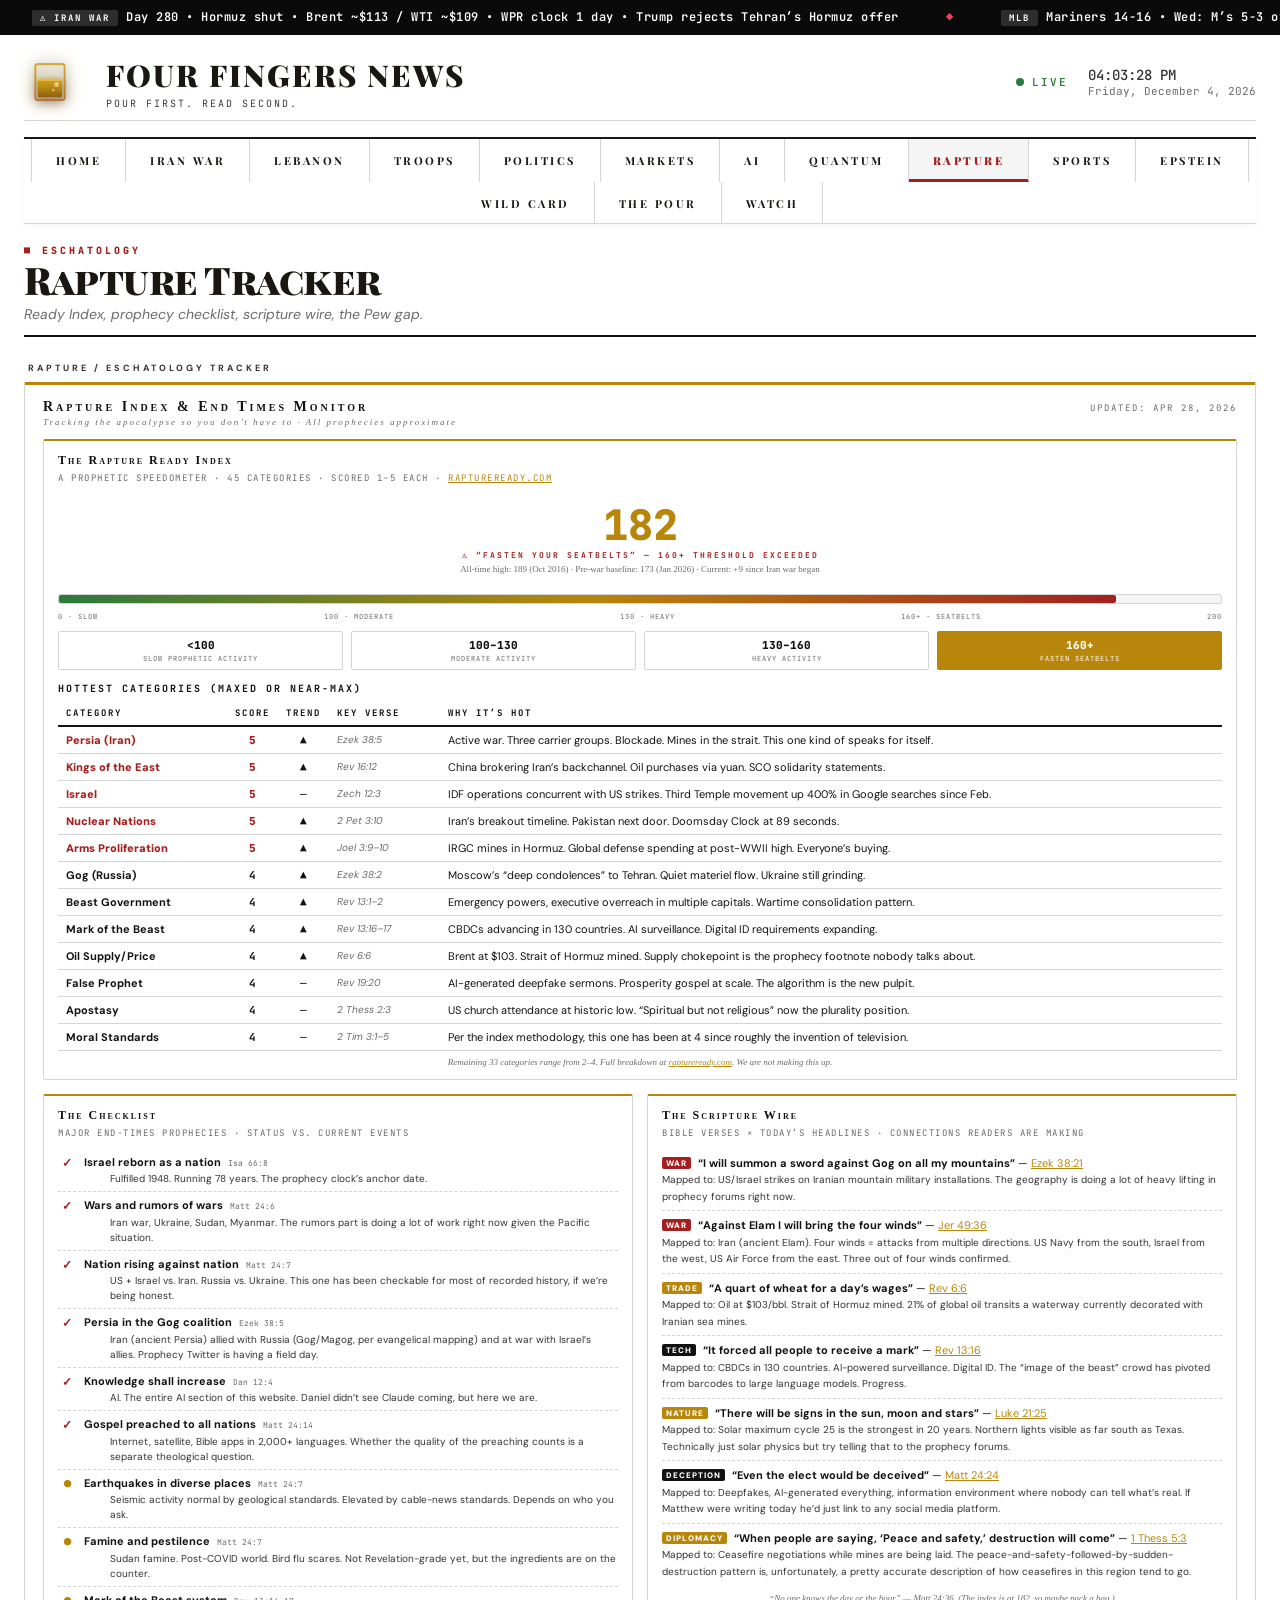
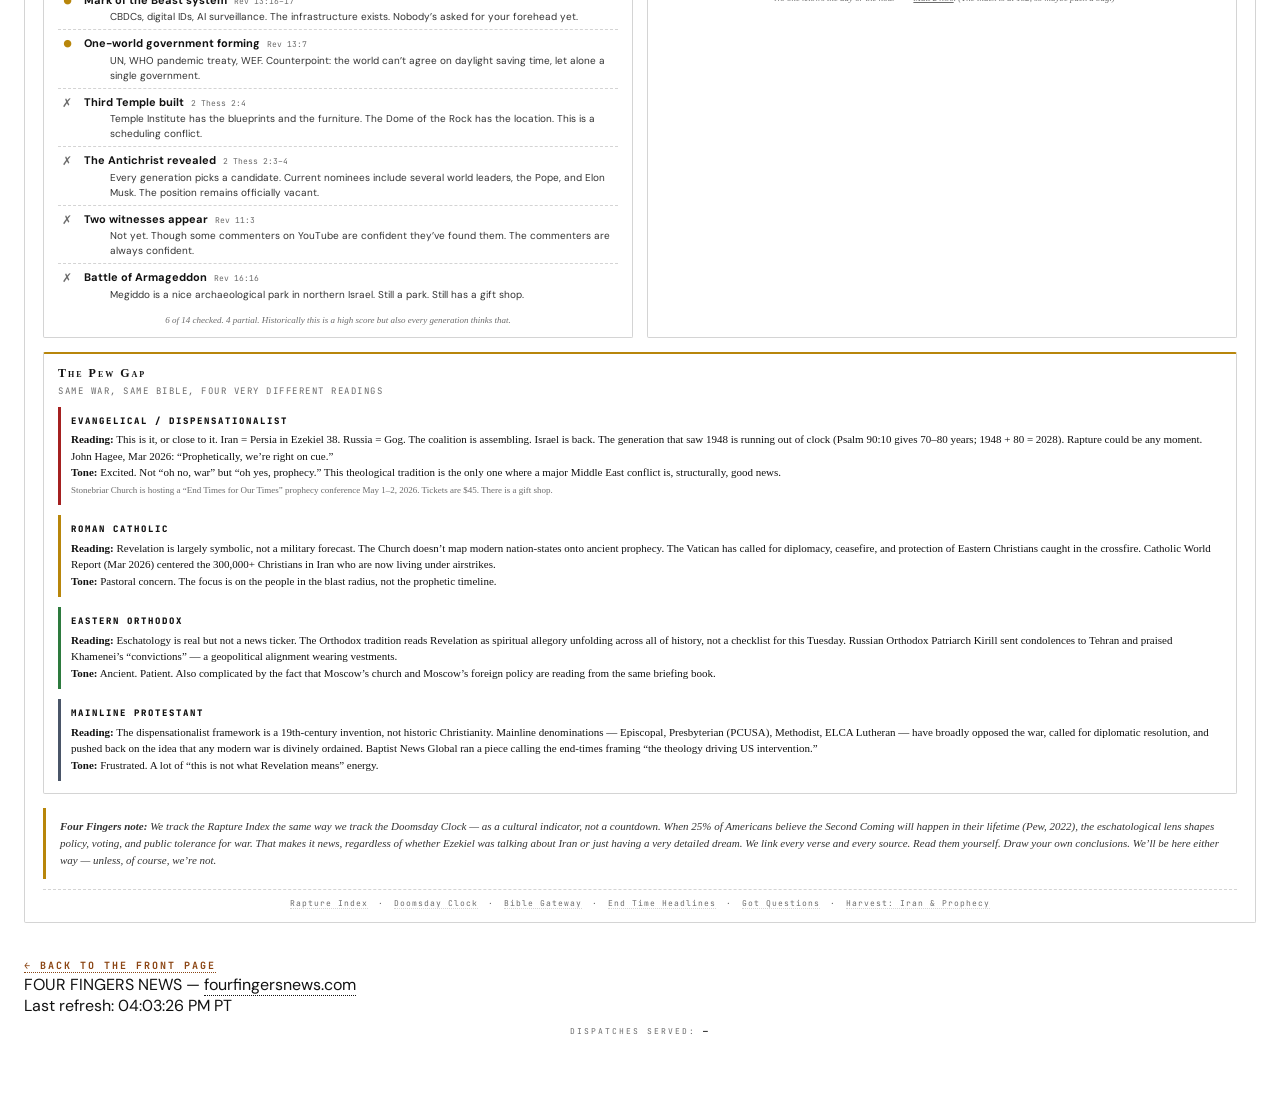
<file: rapture.html>
<!DOCTYPE html>
<html lang="en">
<head>
<meta charset="UTF-8">
<meta name="viewport" content="width=device-width, initial-scale=1.0">
<meta http-equiv="Cache-Control" content="no-cache, no-store, must-revalidate"><meta http-equiv="Pragma" content="no-cache"><meta http-equiv="Expires" content="0">
<title>Rapture &middot; Eschatology Tracker &mdash; Four Fingers News</title>
<meta name="description" content="Rapture readiness tracker: ready index, prophecy checklist, scripture wire, and denominational takes.">
<meta name="theme-color" content="#0f1419">
<link rel="canonical" href="https://fourfingersnews.com/">
<meta property="og:type" content="website">
<meta property="og:site_name" content="Four Fingers News">
<meta property="og:title" content="Rapture &middot; Eschatology Tracker &mdash; Four Fingers News">
<meta property="og:description" content="Rapture readiness tracker: ready index, prophecy checklist, scripture wire, and denominational takes.">
<meta property="og:url" content="https://fourfingersnews.com/">
<meta name="twitter:card" content="summary_large_image">
<meta name="twitter:title" content="Rapture &middot; Eschatology Tracker &mdash; Four Fingers News">
<meta name="twitter:description" content="Rapture readiness tracker: ready index, prophecy checklist, scripture wire, and denominational takes.">
<link rel="icon" href="data:image/svg+xml,%3Csvg xmlns='http://www.w3.org/2000/svg' viewBox='0 0 64 64'%3E%3Crect x='14' y='10' width='36' height='44' rx='3' ry='3' fill='none' stroke='%23d4af37' stroke-width='3'/%3E%3Crect x='17' y='28' width='30' height='23' fill='%23b8860b' opacity='0.95'/%3E%3Crect x='17' y='28' width='30' height='3' fill='%23d4a017' opacity='0.9'/%3E%3Ccircle cx='40' cy='34' r='3' fill='%23fff8e7' opacity='0.55'/%3E%3C/svg%3E">
<link rel="stylesheet" href="assets/style.css?v=1777391998">
</head>
<body class="light-mode">

<div class="chyron" id="chyronBar">
  <div class="chyron-track" id="chyronTrack">
    <span class="chyron-item"><span class="chyron-label">&#9888;&#65039; IRAN WAR</span>Day <span class="iran-day-count">62</span> &bull; Hormuz shut &bull; Brent ~$113 / WTI ~$109 &bull; WPR clock 1 day &bull; Trump rejects Tehran&rsquo;s Hormuz offer</span>
    <span class="chyron-sep">&#9670;</span>
    <span class="chyron-item"><span class="chyron-label">MLB</span><span class="chyronMLB">Mariners 14-16 &bull; Wed: M&rsquo;s 5-3 over Twins at T-Mobile &bull; Took the Cardinals 3-2 last week at Busch &bull; Bats stringing it together at home &bull; Twins series wraps Thu</span></span>
    <span class="chyron-sep">&#9670;</span>
    <span class="chyron-item"><span class="chyronKraken"><span class="chyron-label">KRAKEN</span>Season over &bull; 34-34-11 (79 pts) &bull; 3rd straight playoff miss &bull; Ron Francis out as hockey ops prez &bull; GM search underway &bull; Stanley Cup Playoffs Round 1 in progress &mdash; Kraken watching from the couch again</span></span>
    <span class="chyron-sep">&#9670;</span>
    <span class="chyron-item"><span class="chyron-label">&#9971; PGA</span>Rory&rsquo;s back-to-back Masters in the books &bull; PGA Tour heads to RBC Heritage (Hilton Head) this week &bull; Scheffler defending &bull; Rory rumored for early-season LIV exhibition &mdash; PGA Tour silent</span>
    <span class="chyron-sep">&#9670;</span>
    <span class="chyron-item"><span class="chyron-label">NFL</span>Draft Rd 1&ndash;3 done &bull; Seahawks: RB Jadarian Price (Notre Dame) #32 &middot; S Bud Clark (TCU) #64 &middot; CB Julian Neal (Arkansas) #99 &mdash; back-half-of-the-secondary class, Clark a 15-INT ball-hawk &bull; Raiders QB Mendoza #1 overall &bull; Rams QB Ty Simpson #13 &bull; 9 OL in Rd 1 ties the record &bull; 4 Ohio St in the top 11 &bull; Rd 4&ndash;7 wrapped Sat</span>
    <span class="chyron-sep">&#9670;</span>
    <span class="chyron-item"><span class="chyron-label">&#128176; POLYMARKET</span>$200M+ traded on Iran war markets &bull; 50+ accounts under insider probe &bull; Congress demanding investigation &bull; Bets placed hours before ceasefire &bull; DOJ Thu charges Army SF MSgt Van Dyke (Fayetteville) &mdash; allegedly $400K on Maduro-raid contracts using classified info; 3 CEA counts + wire fraud + unlawful monetary transaction</span>
    <span class="chyron-sep">&#9670;</span>
    <span class="chyron-item"><span class="chyron-label">&#128308; HORMUZ</span>Seizure register: US Sun Apr 19 (Touska, Gulf of Oman) &bull; US Tue (Tifani, INDOPACOM) &bull; US Thu (Majestic X, Indian Ocean) &bull; US Sat Apr 25 (Sevan, Arabian Sea, off USS Pinckney) &bull; Iran Wed (Francesca + Epaminondas in the strait) &bull; Mon tracker: 16 vessels through vs ~60/day pre-war &bull; Sat tracker (MarineTraffic): just 1 transit in 12 hrs (Greek bulk carrier LB Energy) &bull; CENTCOM: 38 redirected since Apr 13 &bull; UN IMO flags ~20,000 seafarers stranded &bull; UKMTO threat level: critical &bull; Pentagon briefs Congress on six-month mine-clearance scenario</span>
    <span class="chyron-sep">&#9670;</span>
    <span class="chyron-item"><span class="chyron-label">&#128483; EPSTEIN</span>BONDI cuts deal with House Oversight &mdash; sits for deposition MAY 29 (contempt threat off the table after Mon no-show) &bull; SAME AFTERNOON: GAO opens formal review of DOJ&rsquo;s Epstein file release &mdash; redaction fail and what was withheld both in scope &bull; ACTING AG BLANCHE: DOJ &ldquo;has released everything the law requires&rdquo; &mdash; Congress disagrees; HR-4405 (Transparency Act) still live in House &bull; Fed judge tossed Trump&rsquo;s WSJ defamation suit over 50th-birthday letter (Trump &ldquo;nowhere close&rdquo; to &ldquo;actual malice&rdquo;) &bull; ZERO new US arrests despite 3.5M+ pages &bull; 43 victim names exposed in DOJ redaction fail &bull; Gates June testimony still on calendar</span>
    <span class="chyron-sep">&#9670;</span>
    <span class="chyron-item"><span class="chyron-label">&#127936; NBA</span>PLAYOFFS R1 &bull; Wed: ORL closes out DET in G5 &mdash; Magic advance to R2 &bull; Earlier Wed: BOS-PHI G5 in Boston (BOS led 3-1) &bull; SAS-POR series wraps (SAS led 3-1) &bull; LAL-HOU G5 in LA &bull; ATL-NYK G5, MIN-DEN G5 still on the board &bull; OKC-PHX G5 next</span>
    <span class="chyron-sep">&#9670;</span>
    <span class="chyron-item"><span class="chyron-label">&#128483; TRUMP</span>Mon: Cole Tomas Allen arraignment in DC fed court on firearm + assault-on-a-federal-officer counts; more charges expected &bull; Sun PM: WaPo/CNN report a note Allen sent family ~10 min before the WHCD attack &mdash; signed &ldquo;friendly federal assassin,&rdquo; ranks admin officials as targets &ldquo;from highest-ranking to lowest&rdquo; with an explicit exception for FBI Dir. Patel; investigators describe anti-Trump and anti-Christian rhetoric and grievances over detention-camp conditions; Allen wrote he does &ldquo;not expect forgiveness&rdquo; &bull; Sat 8:36 PM ET: armed man charges Secret Service line in WH Hilton lobby at the WHCD &mdash; Trump rushed off the dais; Vance, Hegseth, Rubio in the ballroom and moved out; one Secret Service agent shot at close range, vest stopped the round, suspect tackled. US Atty Pirro: 2 firearm counts + assault on a federal officer; arraignment Mon &bull; Sat AM to Fox&rsquo;s Aishah Hasnie: Witkoff &amp; Kushner NOT flying to Pakistan &mdash; &ldquo;we have all the cards&hellip; you&rsquo;re not going to be making any more 18-hour flights to sit around talking about nothing&rdquo;; Iran &ldquo;can call us anytime&rdquo; &bull; Sat Truth Social: &ldquo;tremendous infighting and confusion within their &lsquo;leadership.&rsquo; Nobody knows who is in charge, including them &hellip; we have all the cards, they have none! If they want to talk, all they have to do is call!!&rdquo; &bull; Sat reporters after the cancel: Iran &ldquo;within 10 minutes&hellip; gave us a new paper that was much better &hellip; a lot but not enough&rdquo;</span>
    <span class="chyron-sep">&#9670;</span>
    <span class="chyron-item"><span class="chyron-label">&#127777; CLIMATE</span>March 2026 hottest on record for Lower 48 &bull; Emperor penguins declared ENDANGERED &bull; Antarctic ice at record low &bull; Colorado St forecasts 13 named storms, 6 hurricanes for 2026 &bull; This is fine</span>
    <span class="chyron-sep">&#9670;</span>
    <span class="chyron-item"><span class="chyron-label">&#9962; POPE LEO XIV</span>In Equatorial Guinea &mdash; final leg of 11-day Africa tour &bull; Visited prison in Bata, told inmates &ldquo;you are not alone&rdquo; &bull; Open-air Mass in Malabo Thu, then home to Rome &bull; Tour hit Algeria &rarr; Cameroon &rarr; Angola &rarr; EQ &bull; Called out neocolonialism, corruption, extractivism across the continent &bull; 18,000 km covered</span>
    <span class="chyron-sep">&#9670;</span>
    <span class="chyron-item"><span class="chyron-label">&#127470;&#127481; ITALY</span>Meloni SUSPENDS auto-renewal of 2003 defense cooperation pact with Israel &mdash; announced Tue at Verona event &bull; Trigger: IDF fired warning shots at Italian UN peacekeeping convoy in Lebanon, damaged a vehicle &bull; Italy summoned Israel&rsquo;s ambassador &bull; Same day Trump trashed her in Corriere della Sera: &ldquo;I thought she had courage&rdquo; &bull; Israeli MFA pushes back: &ldquo;no security agreement with Italy&rdquo; &mdash; calls 2003 MoU empty &bull; Meloni also called Trump&rsquo;s attacks on Pope &ldquo;unacceptable&rdquo;</span>
    <span class="chyron-sep">&#9670;</span>
    <span class="chyron-item"><span class="chyron-label">&#127988;&#65039; CONGRESS</span>Reps. Tony Gonzales (R-TX) &amp; Eric Swalwell (D-CA) resigned &bull; Sudan enters YEAR 4 of war &mdash; UN humanitarian chief Fletcher: &ldquo;another year the world has failed the test of Sudan&rdquo; &bull; Maine lawmakers approve bill freezing new data centers until Nov 2027</span>
    <span class="chyron-sep">&#9670;</span>
    <span class="chyron-item"><span class="chyron-label">&#127473;&#127463; LEBANON</span>Three-week extension eight days old &bull; MON AM: IDF strikes Hezbollah sites in the Beqaa Valley &mdash; first Beqaa hit in ~3 weeks (Times of Israel) &bull; MON: Pres. Aoun to a southern delegation &mdash; negotiating with Israel &ldquo;is not betrayal&rdquo;; betrayal is &ldquo;those who take their country to war to serve foreign interests&rdquo; &bull; MON: HZ Sec-Gen Qassem rejects reported Beirut&ndash;Tel Aviv direct-talks plan as &ldquo;a grave sin&rdquo; &bull; MON AM: IDF kills Hussein Makled, head of Hezbollah intelligence HQ, in overnight Beirut precise strike &mdash; first Beirut hit since the Apr 19 extension began; HZ frames retaliation as &ldquo;legitimate response&rdquo; &bull; Western Galilee sirens Mon AM on suspected HZ drone &bull; Northern Israeli border-town mayors Sun PM: schools close from Tue, citing rocket and drone fire the ceasefire has not stopped &bull; FIRST IDF KIA INSIDE THE EXTENSION: Sgt. Idan Fooks, 19, killed Sun AM by Hezbollah explosive drone in Taybeh during tank repair &mdash; 6 wounded (4 serious incl. an officer, 1 moderate, 1 light); 2 follow-on drones at medevac, 1 intercepted, 1 detonated near responders; HZ takes credit, calls it response to truce violations &bull; Sun AM: IDF spox Adraee orders 7 villages N of the Litani to evacuate &mdash; will &ldquo;act forcefully&rdquo; vs HZ targets; strikes commence post-order, Kfar Tibnit hit with casualties (Lebanese state media) &bull; Netanyahu: HZ violations &ldquo;in practice, dismantling the ceasefire&rdquo; &bull; Sat: 2 Hezbollah projectiles at north (1 intercepted, 1 in open ground), sirens in Manara/Margaliot/Misgav Am &bull; IDF says six gunmen killed in Bint Jbeil exchange &bull; Netanyahu orders strikes &ldquo;with force&rdquo; &mdash; IDF hits Hezbollah-linked buildings in Haddatha, Zibqine, al-Sultaniyeh and Kherbet Selm, claims &ldquo;more than 15 eliminated&rdquo; (incl. three in a vehicle &ldquo;loaded with weapons&rdquo;) &bull; IAF intercepts &ldquo;suspicious aerial target&rdquo; over south Sat PM; Hezbollah downs IDF drone &bull; NNA: 4 killed on truck + motorcycle in Yohmor al-Shaqif (Nabatieh); 2 killed/17 wounded (women and children among the wounded) in Safad al-Battikh &bull; Lebanon Health Min: 6 killed across Sat strikes &bull; Sun PM: Pres. Aoun calls Litani-bridge strikes a &ldquo;dangerous escalation,&rdquo; an attempt &ldquo;to sever geographical connectivity&rdquo; between south Lebanon and the rest, obstructing humanitarian aid &bull; Sun PM: Hezbollah recasts the Taybeh hit as a roadside-bomb ambush on an 8-vehicle Israeli armored convoy moving Taybeh&rarr;Deir Seryan, claims 4 Merkavas destroyed/set ablaze; IDF count unchanged at 1 KIA + 6 wounded &bull; Scope on paper still: halt to strikes, IDF withdrawal, prisoner release, LAF deployment, reconstruction &bull; Hezbollah still rejects the track</span>
    <span class="chyron-sep">&#9670;</span>
    <span class="chyron-item"><span class="chyron-label">&#127916;&#65039; MEDIA</span>WBD shareholders Thu approve the $110B Paramount Skydance merger &mdash; $31/share values Warner Bros. Discovery at ~$77B &bull; Combines HBO Max, CNN, TBS, TNT, and the Warner Bros. film studio into the Paramount Skydance stack &bull; Regulatory review next in Washington (DOJ subpoenas sent late Mar on studio output, content rights, streaming, theaters) and London &bull; Both boards had endorsed unanimously</span>
    <span class="chyron-sep">&#9670;</span>
    <span class="chyron-item"><span class="chyron-label">&#128200; MARKETS</span>WED FOMC: holds 3.50&ndash;3.75% on an 8&ndash;4 vote &mdash; FOUR DISSENTS, widest split since 1992 &bull; Powell: inflation read &ldquo;the noisiest data in a decade,&rdquo; labor &ldquo;still arguably full employment&rdquo; &bull; Wed close: S&amp;P 7,135.95 (&minus;0.04%) &bull; Brent settles ~$113, WTI ~$109 on Trump&rsquo;s Hormuz-offer rejection &bull; National gas $4.27 &bull; Mag-7 earnings still loading the wk &bull; DOJ probe of Powell dropped earlier; Warsh runway open</span>
    <span class="chyron-sep">&#9670;</span>
    <span class="chyron-item"><span class="chyron-label">QUANTUM</span>Quantinuum hits 94 logical qubits from 98 physical &bull; Error correction at break-even &bull; Q-Day estimates lurch to ~2030 &bull; China&rsquo;s 3,700km quantum network live &bull; Google Willow 13,000x advantage &bull; $38B global spend</span>
    <span class="chyron-sep">&#9670;</span>
    <span class="chyron-item"><span class="chyron-label">&#9943;&#65039; TRUTH</span>Trump Thu AM: Navy &ldquo;to shoot and kill any boat&rdquo; laying mines in Hormuz, &ldquo;no hesitation&rdquo; &bull; Minesweepers &ldquo;tripled up&rdquo; &bull; Frame: &ldquo;total control,&rdquo; strait &ldquo;Sealed up Tight&rdquo; &bull; &ldquo;No ship can enter or leave without the approval of the United States Navy... until such time as Iran is able to make a DEAL&rdquo;</span>
    <span class="chyron-sep">&#9670;</span>
    <span class="chyron-item"><span class="chyron-label">&#128138; HEALTH</span>73% of Americans say insurer delays/denials are major problem &bull; Sheer Health launching to fight insurance battles &bull; AbbVie + Genentech joining White House discount drug site</span>
    <span class="chyron-sep">&#9670;</span>
    <span class="chyron-item"><span class="chyron-label">&#9878; ANTITRUST</span>Federal jury finds Live Nation ILLEGALLY MONOPOLIZED US concert ticketing &bull; 30+ states brought case without DOJ support &bull; Consumer refunds possible &bull; Ticketmaster dominance confirmed in court</span>
    <span class="chyron-sep">&#9670;</span>
    <span class="chyron-item"><span class="chyron-label">GAS</span><span id="chyronGas1">Seattle avg: loading...</span></span>
    <span class="chyron-sep">&#9670;</span>
    <span class="chyron-item"><span class="chyron-label">&#9981; GAS</span><span id="chyronGasNatl">Nat'l avg: loading...</span></span>
    <span class="chyron-sep">&#9670;</span>
    <span class="chyron-item"><span class="chyron-label">&#9888;&#65039; IRAN WAR</span>Day <span class="iran-day-count">62</span> &bull; Hormuz shut &bull; Brent ~$113 / WTI ~$109 &bull; WPR clock 1 day &bull; Trump rejects Tehran&rsquo;s Hormuz offer</span>
    <span class="chyron-sep">&#9670;</span>
    <span class="chyron-item"><span class="chyron-label">MLB</span><span class="chyronMLB">Mariners 14-16 &bull; Wed: M&rsquo;s 5-3 over Twins at T-Mobile &bull; Took the Cardinals 3-2 last week at Busch &bull; Bats stringing it together at home &bull; Twins series wraps Thu</span></span>
    <span class="chyron-sep">&#9670;</span>
    <span class="chyron-item"><span class="chyronKraken"><span class="chyron-label">KRAKEN</span>Season over &bull; 34-34-11 (79 pts) &bull; 3rd straight playoff miss &bull; Ron Francis out as hockey ops prez &bull; GM search underway &bull; Stanley Cup Playoffs Round 1 in progress &mdash; Kraken watching from the couch again</span></span>
    <span class="chyron-sep">&#9670;</span>
    <span class="chyron-item"><span class="chyron-label">&#9971; PGA</span>Rory&rsquo;s back-to-back Masters in the books &bull; PGA Tour heads to RBC Heritage (Hilton Head) this week &bull; Scheffler defending &bull; Rory rumored for early-season LIV exhibition &mdash; PGA Tour silent</span>
    <span class="chyron-sep">&#9670;</span>
    <span class="chyron-item"><span class="chyron-label">NFL</span>Draft Rd 1&ndash;3 done &bull; Seahawks: RB Jadarian Price (Notre Dame) #32 &middot; S Bud Clark (TCU) #64 &middot; CB Julian Neal (Arkansas) #99 &mdash; back-half-of-the-secondary class, Clark a 15-INT ball-hawk &bull; Raiders QB Mendoza #1 overall &bull; Rams QB Ty Simpson #13 &bull; 9 OL in Rd 1 ties the record &bull; 4 Ohio St in the top 11 &bull; Rd 4&ndash;7 wrapped Sat</span>
    <span class="chyron-sep">&#9670;</span>
    <span class="chyron-item"><span class="chyron-label">&#128176; POLYMARKET</span>$200M+ traded on Iran war markets &bull; 50+ accounts under insider probe &bull; Congress demanding investigation &bull; Bets placed hours before ceasefire &bull; DOJ Thu charges Army SF MSgt Van Dyke (Fayetteville) &mdash; allegedly $400K on Maduro-raid contracts using classified info; 3 CEA counts + wire fraud + unlawful monetary transaction</span>
    <span class="chyron-sep">&#9670;</span>
    <span class="chyron-item"><span class="chyron-label">&#128308; HORMUZ</span>Seizure register: US Sun Apr 19 (Touska, Gulf of Oman) &bull; US Tue (Tifani, INDOPACOM) &bull; US Thu (Majestic X, Indian Ocean) &bull; US Sat Apr 25 (Sevan, Arabian Sea, off USS Pinckney) &bull; Iran Wed (Francesca + Epaminondas in the strait) &bull; Mon tracker: 16 vessels through vs ~60/day pre-war &bull; Sat tracker (MarineTraffic): just 1 transit in 12 hrs (Greek bulk carrier LB Energy) &bull; CENTCOM: 38 redirected since Apr 13 &bull; UN IMO flags ~20,000 seafarers stranded &bull; UKMTO threat level: critical &bull; Pentagon briefs Congress on six-month mine-clearance scenario</span>
    <span class="chyron-sep">&#9670;</span>
    <span class="chyron-item"><span class="chyron-label">&#128483; EPSTEIN</span>BONDI cuts deal with House Oversight &mdash; sits for deposition MAY 29 (contempt threat off the table after Mon no-show) &bull; SAME AFTERNOON: GAO opens formal review of DOJ&rsquo;s Epstein file release &mdash; redaction fail and what was withheld both in scope &bull; ACTING AG BLANCHE: DOJ &ldquo;has released everything the law requires&rdquo; &mdash; Congress disagrees; HR-4405 (Transparency Act) still live in House &bull; Fed judge tossed Trump&rsquo;s WSJ defamation suit over 50th-birthday letter (Trump &ldquo;nowhere close&rdquo; to &ldquo;actual malice&rdquo;) &bull; ZERO new US arrests despite 3.5M+ pages &bull; 43 victim names exposed in DOJ redaction fail &bull; Gates June testimony still on calendar</span>
    <span class="chyron-sep">&#9670;</span>
    <span class="chyron-item"><span class="chyron-label">&#127936; NBA</span>PLAYOFFS R1 &bull; Wed: ORL closes out DET in G5 &mdash; Magic advance to R2 &bull; Earlier Wed: BOS-PHI G5 in Boston (BOS led 3-1) &bull; SAS-POR series wraps (SAS led 3-1) &bull; LAL-HOU G5 in LA &bull; ATL-NYK G5, MIN-DEN G5 still on the board &bull; OKC-PHX G5 next</span>
    <span class="chyron-sep">&#9670;</span>
    <span class="chyron-item"><span class="chyron-label">&#128483; TRUMP</span>Mon: Cole Tomas Allen arraignment in DC fed court on firearm + assault-on-a-federal-officer counts; more charges expected &bull; Sun PM: WaPo/CNN report a note Allen sent family ~10 min before the WHCD attack &mdash; signed &ldquo;friendly federal assassin,&rdquo; ranks admin officials as targets &ldquo;from highest-ranking to lowest&rdquo; with an explicit exception for FBI Dir. Patel; investigators describe anti-Trump and anti-Christian rhetoric and grievances over detention-camp conditions; Allen wrote he does &ldquo;not expect forgiveness&rdquo; &bull; Sat 8:36 PM ET: armed man charges Secret Service line in WH Hilton lobby at the WHCD &mdash; Trump rushed off the dais; Vance, Hegseth, Rubio in the ballroom and moved out; one Secret Service agent shot at close range, vest stopped the round, suspect tackled. US Atty Pirro: 2 firearm counts + assault on a federal officer; arraignment Mon &bull; Sat AM to Fox&rsquo;s Aishah Hasnie: Witkoff &amp; Kushner NOT flying to Pakistan &mdash; &ldquo;we have all the cards&hellip; you&rsquo;re not going to be making any more 18-hour flights to sit around talking about nothing&rdquo;; Iran &ldquo;can call us anytime&rdquo; &bull; Sat Truth Social: &ldquo;tremendous infighting and confusion within their &lsquo;leadership.&rsquo; Nobody knows who is in charge, including them &hellip; we have all the cards, they have none! If they want to talk, all they have to do is call!!&rdquo; &bull; Sat reporters after the cancel: Iran &ldquo;within 10 minutes&hellip; gave us a new paper that was much better &hellip; a lot but not enough&rdquo;</span>
    <span class="chyron-sep">&#9670;</span>
    <span class="chyron-item"><span class="chyron-label">&#127777; CLIMATE</span>March 2026 hottest on record for Lower 48 &bull; Emperor penguins declared ENDANGERED &bull; Antarctic ice at record low &bull; Colorado St forecasts 13 named storms, 6 hurricanes for 2026 &bull; This is fine</span>
    <span class="chyron-sep">&#9670;</span>
    <span class="chyron-item"><span class="chyron-label">&#9962; POPE LEO XIV</span>In Equatorial Guinea &mdash; final leg of 11-day Africa tour &bull; Visited prison in Bata, told inmates &ldquo;you are not alone&rdquo; &bull; Open-air Mass in Malabo Thu, then home to Rome &bull; Tour hit Algeria &rarr; Cameroon &rarr; Angola &rarr; EQ &bull; Called out neocolonialism, corruption, extractivism across the continent &bull; 18,000 km covered</span>
    <span class="chyron-sep">&#9670;</span>
    <span class="chyron-item"><span class="chyron-label">&#127470;&#127481; ITALY</span>Meloni SUSPENDS auto-renewal of 2003 defense cooperation pact with Israel &mdash; announced Tue at Verona event &bull; Trigger: IDF fired warning shots at Italian UN peacekeeping convoy in Lebanon, damaged a vehicle &bull; Italy summoned Israel&rsquo;s ambassador &bull; Same day Trump trashed her in Corriere della Sera: &ldquo;I thought she had courage&rdquo; &bull; Israeli MFA pushes back: &ldquo;no security agreement with Italy&rdquo; &mdash; calls 2003 MoU empty &bull; Meloni also called Trump&rsquo;s attacks on Pope &ldquo;unacceptable&rdquo;</span>
    <span class="chyron-sep">&#9670;</span>
    <span class="chyron-item"><span class="chyron-label">&#127988;&#65039; CONGRESS</span>Reps. Tony Gonzales (R-TX) &amp; Eric Swalwell (D-CA) resigned &bull; Sudan enters YEAR 4 of war &mdash; UN humanitarian chief Fletcher: &ldquo;another year the world has failed the test of Sudan&rdquo; &bull; Maine lawmakers approve bill freezing new data centers until Nov 2027</span>
    <span class="chyron-sep">&#9670;</span>
    <span class="chyron-item"><span class="chyron-label">&#127473;&#127463; LEBANON</span>Three-week extension eight days old &bull; MON AM: IDF strikes Hezbollah sites in the Beqaa Valley &mdash; first Beqaa hit in ~3 weeks (Times of Israel) &bull; MON: Pres. Aoun to a southern delegation &mdash; negotiating with Israel &ldquo;is not betrayal&rdquo;; betrayal is &ldquo;those who take their country to war to serve foreign interests&rdquo; &bull; MON: HZ Sec-Gen Qassem rejects reported Beirut&ndash;Tel Aviv direct-talks plan as &ldquo;a grave sin&rdquo; &bull; MON AM: IDF kills Hussein Makled, head of Hezbollah intelligence HQ, in overnight Beirut precise strike &mdash; first Beirut hit since the Apr 19 extension began; HZ frames retaliation as &ldquo;legitimate response&rdquo; &bull; Western Galilee sirens Mon AM on suspected HZ drone &bull; Northern Israeli border-town mayors Sun PM: schools close from Tue, citing rocket and drone fire the ceasefire has not stopped &bull; FIRST IDF KIA INSIDE THE EXTENSION: Sgt. Idan Fooks, 19, killed Sun AM by Hezbollah explosive drone in Taybeh during tank repair &mdash; 6 wounded (4 serious incl. an officer, 1 moderate, 1 light); 2 follow-on drones at medevac, 1 intercepted, 1 detonated near responders; HZ takes credit, calls it response to truce violations &bull; Sun AM: IDF spox Adraee orders 7 villages N of the Litani to evacuate &mdash; will &ldquo;act forcefully&rdquo; vs HZ targets; strikes commence post-order, Kfar Tibnit hit with casualties (Lebanese state media) &bull; Netanyahu: HZ violations &ldquo;in practice, dismantling the ceasefire&rdquo; &bull; Sat: 2 Hezbollah projectiles at north (1 intercepted, 1 in open ground), sirens in Manara/Margaliot/Misgav Am &bull; IDF says six gunmen killed in Bint Jbeil exchange &bull; Netanyahu orders strikes &ldquo;with force&rdquo; &mdash; IDF hits Hezbollah-linked buildings in Haddatha, Zibqine, al-Sultaniyeh and Kherbet Selm, claims &ldquo;more than 15 eliminated&rdquo; (incl. three in a vehicle &ldquo;loaded with weapons&rdquo;) &bull; IAF intercepts &ldquo;suspicious aerial target&rdquo; over south Sat PM; Hezbollah downs IDF drone &bull; NNA: 4 killed on truck + motorcycle in Yohmor al-Shaqif (Nabatieh); 2 killed/17 wounded (women and children among the wounded) in Safad al-Battikh &bull; Lebanon Health Min: 6 killed across Sat strikes &bull; Sun PM: Pres. Aoun calls Litani-bridge strikes a &ldquo;dangerous escalation,&rdquo; an attempt &ldquo;to sever geographical connectivity&rdquo; between south Lebanon and the rest, obstructing humanitarian aid &bull; Sun PM: Hezbollah recasts the Taybeh hit as a roadside-bomb ambush on an 8-vehicle Israeli armored convoy moving Taybeh&rarr;Deir Seryan, claims 4 Merkavas destroyed/set ablaze; IDF count unchanged at 1 KIA + 6 wounded &bull; Scope on paper still: halt to strikes, IDF withdrawal, prisoner release, LAF deployment, reconstruction &bull; Hezbollah still rejects the track</span>
    <span class="chyron-sep">&#9670;</span>
    <span class="chyron-item"><span class="chyron-label">&#127916;&#65039; MEDIA</span>WBD shareholders Thu approve the $110B Paramount Skydance merger &mdash; $31/share values Warner Bros. Discovery at ~$77B &bull; Combines HBO Max, CNN, TBS, TNT, and the Warner Bros. film studio into the Paramount Skydance stack &bull; Regulatory review next in Washington (DOJ subpoenas sent late Mar on studio output, content rights, streaming, theaters) and London &bull; Both boards had endorsed unanimously</span>
    <span class="chyron-sep">&#9670;</span>
    <span class="chyron-item"><span class="chyron-label">&#128200; MARKETS</span>WED FOMC: holds 3.50&ndash;3.75% on an 8&ndash;4 vote &mdash; FOUR DISSENTS, widest split since 1992 &bull; Powell: inflation read &ldquo;the noisiest data in a decade,&rdquo; labor &ldquo;still arguably full employment&rdquo; &bull; Wed close: S&amp;P 7,135.95 (&minus;0.04%) &bull; Brent settles ~$113, WTI ~$109 on Trump&rsquo;s Hormuz-offer rejection &bull; National gas $4.27 &bull; Mag-7 earnings still loading the wk &bull; DOJ probe of Powell dropped earlier; Warsh runway open</span>
    <span class="chyron-sep">&#9670;</span>
    <span class="chyron-item"><span class="chyron-label">QUANTUM</span>Quantinuum hits 94 logical qubits from 98 physical &bull; Error correction at break-even &bull; Q-Day estimates lurch to ~2030 &bull; China&rsquo;s 3,700km quantum network live &bull; Google Willow 13,000x advantage &bull; $38B global spend</span>
    <span class="chyron-sep">&#9670;</span>
    <span class="chyron-item"><span class="chyron-label">&#9943;&#65039; TRUTH</span>Trump Thu AM: Navy &ldquo;to shoot and kill any boat&rdquo; laying mines in Hormuz, &ldquo;no hesitation&rdquo; &bull; Minesweepers &ldquo;tripled up&rdquo; &bull; Frame: &ldquo;total control,&rdquo; strait &ldquo;Sealed up Tight&rdquo; &bull; &ldquo;No ship can enter or leave without the approval of the United States Navy... until such time as Iran is able to make a DEAL&rdquo;</span>
    <span class="chyron-sep">&#9670;</span>
    <span class="chyron-item"><span class="chyron-label">&#128138; HEALTH</span>73% of Americans say insurer delays/denials are major problem &bull; Sheer Health launching to fight insurance battles &bull; AbbVie + Genentech joining White House discount drug site</span>
    <span class="chyron-sep">&#9670;</span>
    <span class="chyron-item"><span class="chyron-label">&#9878; ANTITRUST</span>Federal jury finds Live Nation ILLEGALLY MONOPOLIZED US concert ticketing &bull; 30+ states brought case without DOJ support &bull; Consumer refunds possible &bull; Ticketmaster dominance confirmed in court</span>
    <span class="chyron-sep">&#9670;</span>
    <span class="chyron-item"><span class="chyron-label">GAS</span><span id="chyronGas2">Seattle avg: loading...</span></span>
    <span class="chyron-sep">&#9670;</span>
    <span class="chyron-item"><span class="chyron-label">&#9981; GAS</span><span id="chyronGasNatl2">Nat'l avg: loading...</span></span>
    <span class="chyron-sep">&#9670;</span>
  </div>
</div>

<div class="bg-grid"></div>

<div class="particles" id="particles"></div>

<div class="main">

  <!-- ═══ HEADER ═══ -->
    <!-- &#9552;&#9552;&#9552; HEADER &#9552;&#9552;&#9552; -->
  <header class="header">
    <div class="header-left">
      <!-- whiskey-glass mark Ã¢ÂÂ distillery palette -->
      <svg width="52" height="52" viewBox="0 0 64 64" style="flex-shrink:0;margin-right:14px;filter:drop-shadow(0 2px 6px rgba(0,0,0,0.5)) drop-shadow(0 0 10px rgba(212,160,23,0.35));" aria-hidden="true">
        <defs>
          <linearGradient id="whiskey" x1="0" y1="0" x2="0" y2="1">
            <stop offset="0%" stop-color="#d4a017"/>
            <stop offset="50%" stop-color="#b8860b"/>
            <stop offset="100%" stop-color="#8b5a0a"/>
          </linearGradient>
          <linearGradient id="glass" x1="0" y1="0" x2="0" y2="1">
            <stop offset="0%" stop-color="#d4af37"/>
            <stop offset="100%" stop-color="#b87333"/>
          </linearGradient>
        </defs>
        <rect x="14" y="10" width="36" height="44" rx="3" ry="3" fill="none" stroke="url(#glass)" stroke-width="2.5"/>
        <rect x="17" y="28" width="30" height="23" fill="url(#whiskey)" opacity="0.95"/>
        <rect x="17" y="28" width="30" height="2.5" fill="#f0c64a" opacity="0.85"/>
        <circle cx="40" cy="35" r="3" fill="#fff8e7" opacity="0.55"/>
        <circle cx="36" cy="42" r="1.6" fill="#fff8e7" opacity="0.4"/>
        <line x1="22" y1="51" x2="42" y2="51" stroke="#fff8e7" stroke-width="0.6" opacity="0.3"/>
      </svg>
      <div>
        <div class="header-title" style="font-family:Georgia,'Playfair Display',serif;letter-spacing:2px;">FOUR FINGERS NEWS</div>
        <div class="header-subtitle" id="ffnTagline">THE NEWS, NEAT.</div>
      </div>
    </div>
    <script>
      // Tagline rotator Ã¢ÂÂ keeps all the contenders in circulation
      (function(){
        var taglines = [
          'THE NEWS, NEAT.',
          'POUR FIRST. READ SECOND.',
          'TWO FINGERS FOR THE MARKETS, TWO FOR THE POLITICS.',
          'EVERYTHING THAT MATTERS. MOST OF IT DOESN&rsquo;T.',
          'HARD NEWS. SOFT IRONY. ROCKS OPTIONAL.',
          'SERVED NEAT. NEVER WATERED DOWN.',
          'NO ICE. NO CHASER. NO SPIN.'
        ];
        var i = 0;
        var el = document.getElementById('ffnTagline');
        if(!el) return;
        // pick a random starting tagline so it&rsquo;s different each pageload
        i = Math.floor(Math.random() * taglines.length);
        el.innerHTML = taglines[i];
        setInterval(function(){
          i = (i + 1) % taglines.length;
          el.style.opacity = '0';
          setTimeout(function(){
            el.innerHTML = taglines[i];
            el.style.opacity = '';
          }, 350);
        }, 9000);
      })();
    </script>
    <div class="header-right">
      <div class="live-indicator">
        <div class="live-dot"></div>
        LIVE
      </div>
      <div>
        <div class="clock" id="clock">--:--:-- --</div>
        <div class="clock-date" id="clockDate">---</div>
      </div>
    </div>
  </header>

  <!-- ═══ SECTION NAV ═══ -->
  <nav class="section-nav">
    <div class="section-nav-inner">
      <a href="index.html">Home</a>
      <a href="iran.html">Iran War</a>
      <a href="lebanon.html">Lebanon</a>
      <a href="troops.html">Troops</a>
      <a href="politics.html">Politics</a>
      <a href="markets.html">Markets</a>
      <a href="ai.html">AI</a>
      <a href="quantum.html">Quantum</a>
      <a href="rapture.html" class="active">Rapture</a>
      <a href="sports.html">Sports</a>
      <a href="epstein.html">Epstein</a>
      <a href="wildcard.html">Wild Card</a>
      <a href="pour.html">The Pour</a>
      <a href="watch.html">Watch</a>
    </div>
  </nav>

<div class="lan-page-masthead">
    <div class="lpm-tag">&#9632; ESCHATOLOGY</div>
    <div class="lpm-name">Rapture Tracker</div>
    <div class="lpm-kicker">Ready Index, prophecy checklist, scripture wire, the Pew gap.</div>
  </div>
  <!-- RAPTURE / ESCHATOLOGY TRACKER -->
  <!-- AUTO-UPDATED BY: daily-sitch-refresh (hourly) -->
  <!-- EDIT TARGETS: #raptureIndex, #raptureHotCats, #prophecyChecklist, #scriptureWire, #pewGap -->
  <div class="section-anchor" id="section-rapture"></div>
  
  <div style="margin-bottom:6px;padding:0 4px"><span style="font-size:9px;font-weight:700;letter-spacing:3px;color:var(--text-dim)">RAPTURE / ESCHATOLOGY TRACKER</span></div>
  <div id="raptureSection">
    <div class="rp-header">
      <div>
        <div class="rp-title">Rapture Index &amp; End Times Monitor</div>
        <div class="rp-subtitle">Tracking the apocalypse so you don&rsquo;t have to &middot; All prophecies approximate</div>
      </div>
      <div class="rp-dateline">UPDATED: <span id="raptureUpdated">Apr 28, 2026</span></div>
    </div>

    <!-- ═══ RAPTURE READY INDEX BREAKDOWN ═══ -->
    <div class="rp-panel" id="raptureIndex">
      <div class="rp-panel-title">The Rapture Ready Index</div>
      <div class="rp-panel-sub">A PROPHETIC SPEEDOMETER &middot; 45 CATEGORIES &middot; SCORED 1&ndash;5 EACH &middot; <a href="https://www.raptureready.com/rapture-ready-index/" target="_blank" style="color:#b8860b;text-decoration:underline;">RAPTUREREADY.COM</a></div>

      <div class="rp-index-display">
        <div class="rp-index-val">182</div>
        <div class="rp-index-label">&#9888; &ldquo;FASTEN YOUR SEATBELTS&rdquo; &mdash; 160+ THRESHOLD EXCEEDED</div>
        <div class="rp-index-sub">All-time high: 189 (Oct 2016) &middot; Pre-war baseline: 173 (Jan 2026) &middot; Current: +9 since Iran war began</div>
      </div>

      <div class="rp-meter">
        <div class="rp-meter-fill" style="width:91%;"></div>
      </div>
      <div class="rp-meter-labels">
        <span>0 &middot; SLOW</span><span>100 &middot; MODERATE</span><span>130 &middot; HEAVY</span><span>160+ &middot; SEATBELTS</span><span>200</span>
      </div>

      <div class="rp-thresholds">
        <div class="rp-thresh"><div class="rp-thresh-val">&lt;100</div><div class="rp-thresh-lbl">SLOW PROPHETIC ACTIVITY</div></div>
        <div class="rp-thresh"><div class="rp-thresh-val">100&ndash;130</div><div class="rp-thresh-lbl">MODERATE ACTIVITY</div></div>
        <div class="rp-thresh"><div class="rp-thresh-val">130&ndash;160</div><div class="rp-thresh-lbl">HEAVY ACTIVITY</div></div>
        <div class="rp-thresh active"><div class="rp-thresh-val">160+</div><div class="rp-thresh-lbl">FASTEN SEATBELTS</div></div>
      </div>

      <!-- Hot categories table -->
      <div style="font-size:10px;font-weight:700;letter-spacing:2px;color:#121212;margin:12px 0 6px 0;font-family:'JetBrains Mono',monospace;">HOTTEST CATEGORIES (MAXED OR NEAR-MAX)</div>
      <table id="raptureHotCats">
        <thead>
          <tr>
            <th>CATEGORY</th>
            <th style="text-align:center;">SCORE</th>
            <th style="text-align:center;">TREND</th>
            <th>KEY VERSE</th>
            <th>WHY IT&rsquo;S HOT</th>
          </tr>
        </thead>
        <tbody>
          <tr>
            <td class="rp-cat rp-hot">Persia (Iran)</td>
            <td class="rp-score max">5</td>
            <td class="rp-trend">&#9650;</td>
            <td class="rp-verse">Ezek 38:5</td>
            <td>Active war. Three carrier groups. Blockade. Mines in the strait. This one kind of speaks for itself.</td>
          </tr>
          <tr>
            <td class="rp-cat rp-hot">Kings of the East</td>
            <td class="rp-score max">5</td>
            <td class="rp-trend">&#9650;</td>
            <td class="rp-verse">Rev 16:12</td>
            <td>China brokering Iran&rsquo;s backchannel. Oil purchases via yuan. SCO solidarity statements.</td>
          </tr>
          <tr>
            <td class="rp-cat rp-hot">Israel</td>
            <td class="rp-score max">5</td>
            <td class="rp-trend">&mdash;</td>
            <td class="rp-verse">Zech 12:3</td>
            <td>IDF operations concurrent with US strikes. Third Temple movement up 400% in Google searches since Feb.</td>
          </tr>
          <tr>
            <td class="rp-cat rp-hot">Nuclear Nations</td>
            <td class="rp-score max">5</td>
            <td class="rp-trend">&#9650;</td>
            <td class="rp-verse">2 Pet 3:10</td>
            <td>Iran&rsquo;s breakout timeline. Pakistan next door. Doomsday Clock at 89 seconds.</td>
          </tr>
          <tr>
            <td class="rp-cat rp-hot">Arms Proliferation</td>
            <td class="rp-score max">5</td>
            <td class="rp-trend">&#9650;</td>
            <td class="rp-verse">Joel 3:9&ndash;10</td>
            <td>IRGC mines in Hormuz. Global defense spending at post-WWII high. Everyone&rsquo;s buying.</td>
          </tr>
          <tr>
            <td class="rp-cat">Gog (Russia)</td>
            <td class="rp-score">4</td>
            <td class="rp-trend">&#9650;</td>
            <td class="rp-verse">Ezek 38:2</td>
            <td>Moscow&rsquo;s &ldquo;deep condolences&rdquo; to Tehran. Quiet materiel flow. Ukraine still grinding.</td>
          </tr>
          <tr>
            <td class="rp-cat">Beast Government</td>
            <td class="rp-score">4</td>
            <td class="rp-trend">&#9650;</td>
            <td class="rp-verse">Rev 13:1&ndash;2</td>
            <td>Emergency powers, executive overreach in multiple capitals. Wartime consolidation pattern.</td>
          </tr>
          <tr>
            <td class="rp-cat">Mark of the Beast</td>
            <td class="rp-score">4</td>
            <td class="rp-trend">&#9650;</td>
            <td class="rp-verse">Rev 13:16&ndash;17</td>
            <td>CBDCs advancing in 130 countries. AI surveillance. Digital ID requirements expanding.</td>
          </tr>
          <tr>
            <td class="rp-cat">Oil Supply/Price</td>
            <td class="rp-score">4</td>
            <td class="rp-trend">&#9650;</td>
            <td class="rp-verse">Rev 6:6</td>
            <td>Brent at $103. Strait of Hormuz mined. Supply chokepoint is the prophecy footnote nobody talks about.</td>
          </tr>
          <tr>
            <td class="rp-cat">False Prophet</td>
            <td class="rp-score">4</td>
            <td class="rp-trend">&mdash;</td>
            <td class="rp-verse">Rev 19:20</td>
            <td>AI-generated deepfake sermons. Prosperity gospel at scale. The algorithm is the new pulpit.</td>
          </tr>
          <tr>
            <td class="rp-cat">Apostasy</td>
            <td class="rp-score">4</td>
            <td class="rp-trend">&mdash;</td>
            <td class="rp-verse">2 Thess 2:3</td>
            <td>US church attendance at historic low. &ldquo;Spiritual but not religious&rdquo; now the plurality position.</td>
          </tr>
          <tr>
            <td class="rp-cat">Moral Standards</td>
            <td class="rp-score">4</td>
            <td class="rp-trend">&mdash;</td>
            <td class="rp-verse">2 Tim 3:1&ndash;5</td>
            <td>Per the index methodology, this one has been at 4 since roughly the invention of television.</td>
          </tr>
        </tbody>
      </table>
      <div style="font-size:9px;color:var(--text-muted);margin-top:6px;font-style:italic;text-align:center;">Remaining 33 categories range from 2&ndash;4. Full breakdown at <a href="https://www.raptureready.com/rapture-ready-index/" target="_blank" style="color:#b8860b;">raptureready.com</a>. We are not making this up.</div>
    </div>

    <!-- ═══ PROPHECY CHECKLIST ═══ -->
    <div class="rp-dual">
      <div class="rp-panel" id="prophecyChecklist">
        <div class="rp-panel-title">The Checklist</div>
        <div class="rp-panel-sub">MAJOR END-TIMES PROPHECIES &middot; STATUS VS. CURRENT EVENTS</div>
        <ul class="rp-checklist">
          <li>
            <span class="rp-check yes">&#10003;</span>
            <div><b>Israel reborn as a nation</b> <span class="rp-prophecy-ref">Isa 66:8</span>
            <span class="rp-prophecy-map">Fulfilled 1948. Running 78 years. The prophecy clock&rsquo;s anchor date.</span></div>
          </li>
          <li>
            <span class="rp-check yes">&#10003;</span>
            <div><b>Wars and rumors of wars</b> <span class="rp-prophecy-ref">Matt 24:6</span>
            <span class="rp-prophecy-map">Iran war, Ukraine, Sudan, Myanmar. The rumors part is doing a lot of work right now given the Pacific situation.</span></div>
          </li>
          <li>
            <span class="rp-check yes">&#10003;</span>
            <div><b>Nation rising against nation</b> <span class="rp-prophecy-ref">Matt 24:7</span>
            <span class="rp-prophecy-map">US + Israel vs. Iran. Russia vs. Ukraine. This one has been checkable for most of recorded history, if we&rsquo;re being honest.</span></div>
          </li>
          <li>
            <span class="rp-check yes">&#10003;</span>
            <div><b>Persia in the Gog coalition</b> <span class="rp-prophecy-ref">Ezek 38:5</span>
            <span class="rp-prophecy-map">Iran (ancient Persia) allied with Russia (Gog/Magog, per evangelical mapping) and at war with Israel&rsquo;s allies. Prophecy Twitter is having a field day.</span></div>
          </li>
          <li>
            <span class="rp-check yes">&#10003;</span>
            <div><b>Knowledge shall increase</b> <span class="rp-prophecy-ref">Dan 12:4</span>
            <span class="rp-prophecy-map">AI. The entire AI section of this website. Daniel didn&rsquo;t see Claude coming, but here we are.</span></div>
          </li>
          <li>
            <span class="rp-check yes">&#10003;</span>
            <div><b>Gospel preached to all nations</b> <span class="rp-prophecy-ref">Matt 24:14</span>
            <span class="rp-prophecy-map">Internet, satellite, Bible apps in 2,000+ languages. Whether the quality of the preaching counts is a separate theological question.</span></div>
          </li>
          <li>
            <span class="rp-check partial">&#9679;</span>
            <div><b>Earthquakes in diverse places</b> <span class="rp-prophecy-ref">Matt 24:7</span>
            <span class="rp-prophecy-map">Seismic activity normal by geological standards. Elevated by cable-news standards. Depends on who you ask.</span></div>
          </li>
          <li>
            <span class="rp-check partial">&#9679;</span>
            <div><b>Famine and pestilence</b> <span class="rp-prophecy-ref">Matt 24:7</span>
            <span class="rp-prophecy-map">Sudan famine. Post-COVID world. Bird flu scares. Not Revelation-grade yet, but the ingredients are on the counter.</span></div>
          </li>
          <li>
            <span class="rp-check partial">&#9679;</span>
            <div><b>Mark of the Beast system</b> <span class="rp-prophecy-ref">Rev 13:16&ndash;17</span>
            <span class="rp-prophecy-map">CBDCs, digital IDs, AI surveillance. The infrastructure exists. Nobody&rsquo;s asked for your forehead yet.</span></div>
          </li>
          <li>
            <span class="rp-check partial">&#9679;</span>
            <div><b>One-world government forming</b> <span class="rp-prophecy-ref">Rev 13:7</span>
            <span class="rp-prophecy-map">UN, WHO pandemic treaty, WEF. Counterpoint: the world can&rsquo;t agree on daylight saving time, let alone a single government.</span></div>
          </li>
          <li>
            <span class="rp-check no">&#10007;</span>
            <div><b>Third Temple built</b> <span class="rp-prophecy-ref">2 Thess 2:4</span>
            <span class="rp-prophecy-map">Temple Institute has the blueprints and the furniture. The Dome of the Rock has the location. This is a scheduling conflict.</span></div>
          </li>
          <li>
            <span class="rp-check no">&#10007;</span>
            <div><b>The Antichrist revealed</b> <span class="rp-prophecy-ref">2 Thess 2:3&ndash;4</span>
            <span class="rp-prophecy-map">Every generation picks a candidate. Current nominees include several world leaders, the Pope, and Elon Musk. The position remains officially vacant.</span></div>
          </li>
          <li>
            <span class="rp-check no">&#10007;</span>
            <div><b>Two witnesses appear</b> <span class="rp-prophecy-ref">Rev 11:3</span>
            <span class="rp-prophecy-map">Not yet. Though some commenters on YouTube are confident they&rsquo;ve found them. The commenters are always confident.</span></div>
          </li>
          <li>
            <span class="rp-check no">&#10007;</span>
            <div><b>Battle of Armageddon</b> <span class="rp-prophecy-ref">Rev 16:16</span>
            <span class="rp-prophecy-map">Megiddo is a nice archaeological park in northern Israel. Still a park. Still has a gift shop.</span></div>
          </li>
        </ul>
        <div style="font-size:9px;color:var(--text-muted);margin-top:8px;font-style:italic;text-align:center;">6 of 14 checked. 4 partial. Historically this is a high score but also every generation thinks that.</div>
      </div>

      <!-- ═══ SCRIPTURE WIRE ═══ -->
      <div class="rp-panel" id="scriptureWire">
        <div class="rp-panel-title">The Scripture Wire</div>
        <div class="rp-panel-sub">BIBLE VERSES &times; TODAY&rsquo;S HEADLINES &middot; CONNECTIONS READERS ARE MAKING</div>
        <ul class="rp-wire">
          <li>
            <span class="rp-wire-tag red">WAR</span>
            <b>&ldquo;I will summon a sword against Gog on all my mountains&rdquo;</b> &mdash; <a href="https://www.biblegateway.com/passage/?search=Ezekiel+38%3A21&version=NIV" target="_blank" style="color:#b8860b;">Ezek 38:21</a>
            <br/><span style="font-size:10px;color:var(--text-dim);">Mapped to: US/Israel strikes on Iranian mountain military installations. The geography is doing a lot of heavy lifting in prophecy forums right now.</span>
          </li>
          <li>
            <span class="rp-wire-tag red">WAR</span>
            <b>&ldquo;Against Elam I will bring the four winds&rdquo;</b> &mdash; <a href="https://www.biblegateway.com/passage/?search=Jeremiah+49%3A36&version=NIV" target="_blank" style="color:#b8860b;">Jer 49:36</a>
            <br/><span style="font-size:10px;color:var(--text-dim);">Mapped to: Iran (ancient Elam). Four winds = attacks from multiple directions. US Navy from the south, Israel from the west, US Air Force from the east. Three out of four winds confirmed.</span>
          </li>
          <li>
            <span class="rp-wire-tag">TRADE</span>
            <b>&ldquo;A quart of wheat for a day&rsquo;s wages&rdquo;</b> &mdash; <a href="https://www.biblegateway.com/passage/?search=Revelation+6%3A6&version=NIV" target="_blank" style="color:#b8860b;">Rev 6:6</a>
            <br/><span style="font-size:10px;color:var(--text-dim);">Mapped to: Oil at $103/bbl. Strait of Hormuz mined. 21% of global oil transits a waterway currently decorated with Iranian sea mines.</span>
          </li>
          <li>
            <span class="rp-wire-tag dark">TECH</span>
            <b>&ldquo;It forced all people to receive a mark&rdquo;</b> &mdash; <a href="https://www.biblegateway.com/passage/?search=Revelation+13%3A16&version=NIV" target="_blank" style="color:#b8860b;">Rev 13:16</a>
            <br/><span style="font-size:10px;color:var(--text-dim);">Mapped to: CBDCs in 130 countries. AI-powered surveillance. Digital ID. The &ldquo;image of the beast&rdquo; crowd has pivoted from barcodes to large language models. Progress.</span>
          </li>
          <li>
            <span class="rp-wire-tag">NATURE</span>
            <b>&ldquo;There will be signs in the sun, moon and stars&rdquo;</b> &mdash; <a href="https://www.biblegateway.com/passage/?search=Luke+21%3A25&version=NIV" target="_blank" style="color:#b8860b;">Luke 21:25</a>
            <br/><span style="font-size:10px;color:var(--text-dim);">Mapped to: Solar maximum cycle 25 is the strongest in 20 years. Northern lights visible as far south as Texas. Technically just solar physics but try telling that to the prophecy forums.</span>
          </li>
          <li>
            <span class="rp-wire-tag dark">DECEPTION</span>
            <b>&ldquo;Even the elect would be deceived&rdquo;</b> &mdash; <a href="https://www.biblegateway.com/passage/?search=Matthew+24%3A24&version=NIV" target="_blank" style="color:#b8860b;">Matt 24:24</a>
            <br/><span style="font-size:10px;color:var(--text-dim);">Mapped to: Deepfakes, AI-generated everything, information environment where nobody can tell what&rsquo;s real. If Matthew were writing today he&rsquo;d just link to any social media platform.</span>
          </li>
          <li>
            <span class="rp-wire-tag">DIPLOMACY</span>
            <b>&ldquo;When people are saying, &lsquo;Peace and safety,&rsquo; destruction will come&rdquo;</b> &mdash; <a href="https://www.biblegateway.com/passage/?search=1+Thessalonians+5%3A3&version=NIV" target="_blank" style="color:#b8860b;">1 Thess 5:3</a>
            <br/><span style="font-size:10px;color:var(--text-dim);">Mapped to: Ceasefire negotiations while mines are being laid. The peace-and-safety-followed-by-sudden-destruction pattern is, unfortunately, a pretty accurate description of how ceasefires in this region tend to go.</span>
          </li>
        </ul>
        <div style="font-size:9px;color:var(--text-muted);margin-top:8px;font-style:italic;text-align:center;">&ldquo;No one knows the day or the hour&rdquo; &mdash; <a href="https://www.biblegateway.com/passage/?search=Matthew+24%3A36&version=NIV" target="_blank" style="color:var(--text-muted);">Matt 24:36</a>. (The index is at 182, so maybe pack a bag.)</div>
      </div>
    </div>

    <!-- ═══ THE PEW GAP — DENOMINATIONAL TAKES ═══ -->
    <div class="rp-panel" id="pewGap">
      <div class="rp-panel-title">The Pew Gap</div>
      <div class="rp-panel-sub">SAME WAR, SAME BIBLE, FOUR VERY DIFFERENT READINGS</div>

      <div class="rp-denom evangelical">
        <div class="rp-denom-name">EVANGELICAL / DISPENSATIONALIST</div>
        <b>Reading:</b> This is it, or close to it. Iran = Persia in Ezekiel 38. Russia = Gog. The coalition is assembling. Israel is back. The generation that saw 1948 is running out of clock (Psalm 90:10 gives 70&ndash;80 years; 1948 + 80 = 2028). Rapture could be any moment. John Hagee, Mar 2026: &ldquo;Prophetically, we&rsquo;re right on cue.&rdquo;
        <br/><b>Tone:</b> Excited. Not &ldquo;oh no, war&rdquo; but &ldquo;oh yes, prophecy.&rdquo; This theological tradition is the only one where a major Middle East conflict is, structurally, good news.
        <br/><span style="font-size:9px;color:var(--text-muted);">Stonebriar Church is hosting a &ldquo;End Times for Our Times&rdquo; prophecy conference May 1&ndash;2, 2026. Tickets are $45. There is a gift shop.</span>
      </div>

      <div class="rp-denom catholic">
        <div class="rp-denom-name">ROMAN CATHOLIC</div>
        <b>Reading:</b> Revelation is largely symbolic, not a military forecast. The Church doesn&rsquo;t map modern nation-states onto ancient prophecy. The Vatican has called for diplomacy, ceasefire, and protection of Eastern Christians caught in the crossfire. Catholic World Report (Mar 2026) centered the 300,000+ Christians in Iran who are now living under airstrikes.
        <br/><b>Tone:</b> Pastoral concern. The focus is on the people in the blast radius, not the prophetic timeline.
      </div>

      <div class="rp-denom orthodox">
        <div class="rp-denom-name">EASTERN ORTHODOX</div>
        <b>Reading:</b> Eschatology is real but not a news ticker. The Orthodox tradition reads Revelation as spiritual allegory unfolding across all of history, not a checklist for this Tuesday. Russian Orthodox Patriarch Kirill sent condolences to Tehran and praised Khamenei&rsquo;s &ldquo;convictions&rdquo; &mdash; a geopolitical alignment wearing vestments.
        <br/><b>Tone:</b> Ancient. Patient. Also complicated by the fact that Moscow&rsquo;s church and Moscow&rsquo;s foreign policy are reading from the same briefing book.
      </div>

      <div class="rp-denom mainline">
        <div class="rp-denom-name">MAINLINE PROTESTANT</div>
        <b>Reading:</b> The dispensationalist framework is a 19th-century invention, not historic Christianity. Mainline denominations &mdash; Episcopal, Presbyterian (PCUSA), Methodist, ELCA Lutheran &mdash; have broadly opposed the war, called for diplomatic resolution, and pushed back on the idea that any modern war is divinely ordained. Baptist News Global ran a piece calling the end-times framing &ldquo;the theology driving US intervention.&rdquo;
        <br/><b>Tone:</b> Frustrated. A lot of &ldquo;this is not what Revelation means&rdquo; energy.
      </div>
    </div>

    <!-- ═══ EDITORIAL NOTE ═══ -->
    <div class="rp-editorial">
      <b>Four Fingers note:</b> We track the Rapture Index the same way we track the Doomsday Clock &mdash; as a cultural indicator, not a countdown. When 25% of Americans believe the Second Coming will happen in their lifetime (Pew, 2022), the eschatological lens shapes policy, voting, and public tolerance for war. That makes it news, regardless of whether Ezekiel was talking about Iran or just having a very detailed dream. We link every verse and every source. Read them yourself. Draw your own conclusions. We&rsquo;ll be here either way &mdash; unless, of course, we&rsquo;re not.
    </div>

    <div class="rp-footer">
      <a href="https://www.raptureready.com/rapture-ready-index/" target="_blank">Rapture Index</a> &middot;
      <a href="https://thebulletin.org/doomsday-clock/" target="_blank">Doomsday Clock</a> &middot;
      <a href="https://www.biblegateway.com/" target="_blank">Bible Gateway</a> &middot;
      <a href="https://endtimeheadlines.org/" target="_blank">End Time Headlines</a> &middot;
      <a href="https://www.gotquestions.org/end-times-signs.html" target="_blank">Got Questions</a> &middot;
      <a href="https://harvest.org/resources/gregs-blog/post/israel-iran-bible-prophecy-update/" target="_blank">Harvest: Iran &amp; Prophecy</a>
    </div>
  </div>

  <p style="margin-top:18px;"><a href="index.html" class="back-home">&larr; Back to the front page</a></p>

  <!-- ═══ FOOTER ═══ -->
    <div class="footer">
    <div class="footer-text">
      <span class="highlight">FOUR FINGERS NEWS</span> &#8212; <a href="https://fourfingersnews.com/" style="color:inherit;text-decoration:none;border-bottom:1px dotted currentColor;">fourfingersnews.com</a>
    </div>
    <div class="last-refresh">Last refresh: <span id="lastRefresh">Wed Apr 29 &middot; 06:00 PT</span></div>
    <div class="visit-counter" style="margin-top:10px;font-family:'JetBrains Mono','Courier New',monospace;font-size:8px;letter-spacing:2px;color:#6b6b6b;text-align:center;text-transform:uppercase;">DISPATCHES SERVED: <span id="visitCount" style="color:#121212;font-weight:700;">&#8212;</span></div>
  </div>

</div><!-- /main -->

<script src="assets/app.js?v=1777391998"></script>
</body>
</html>
</file>
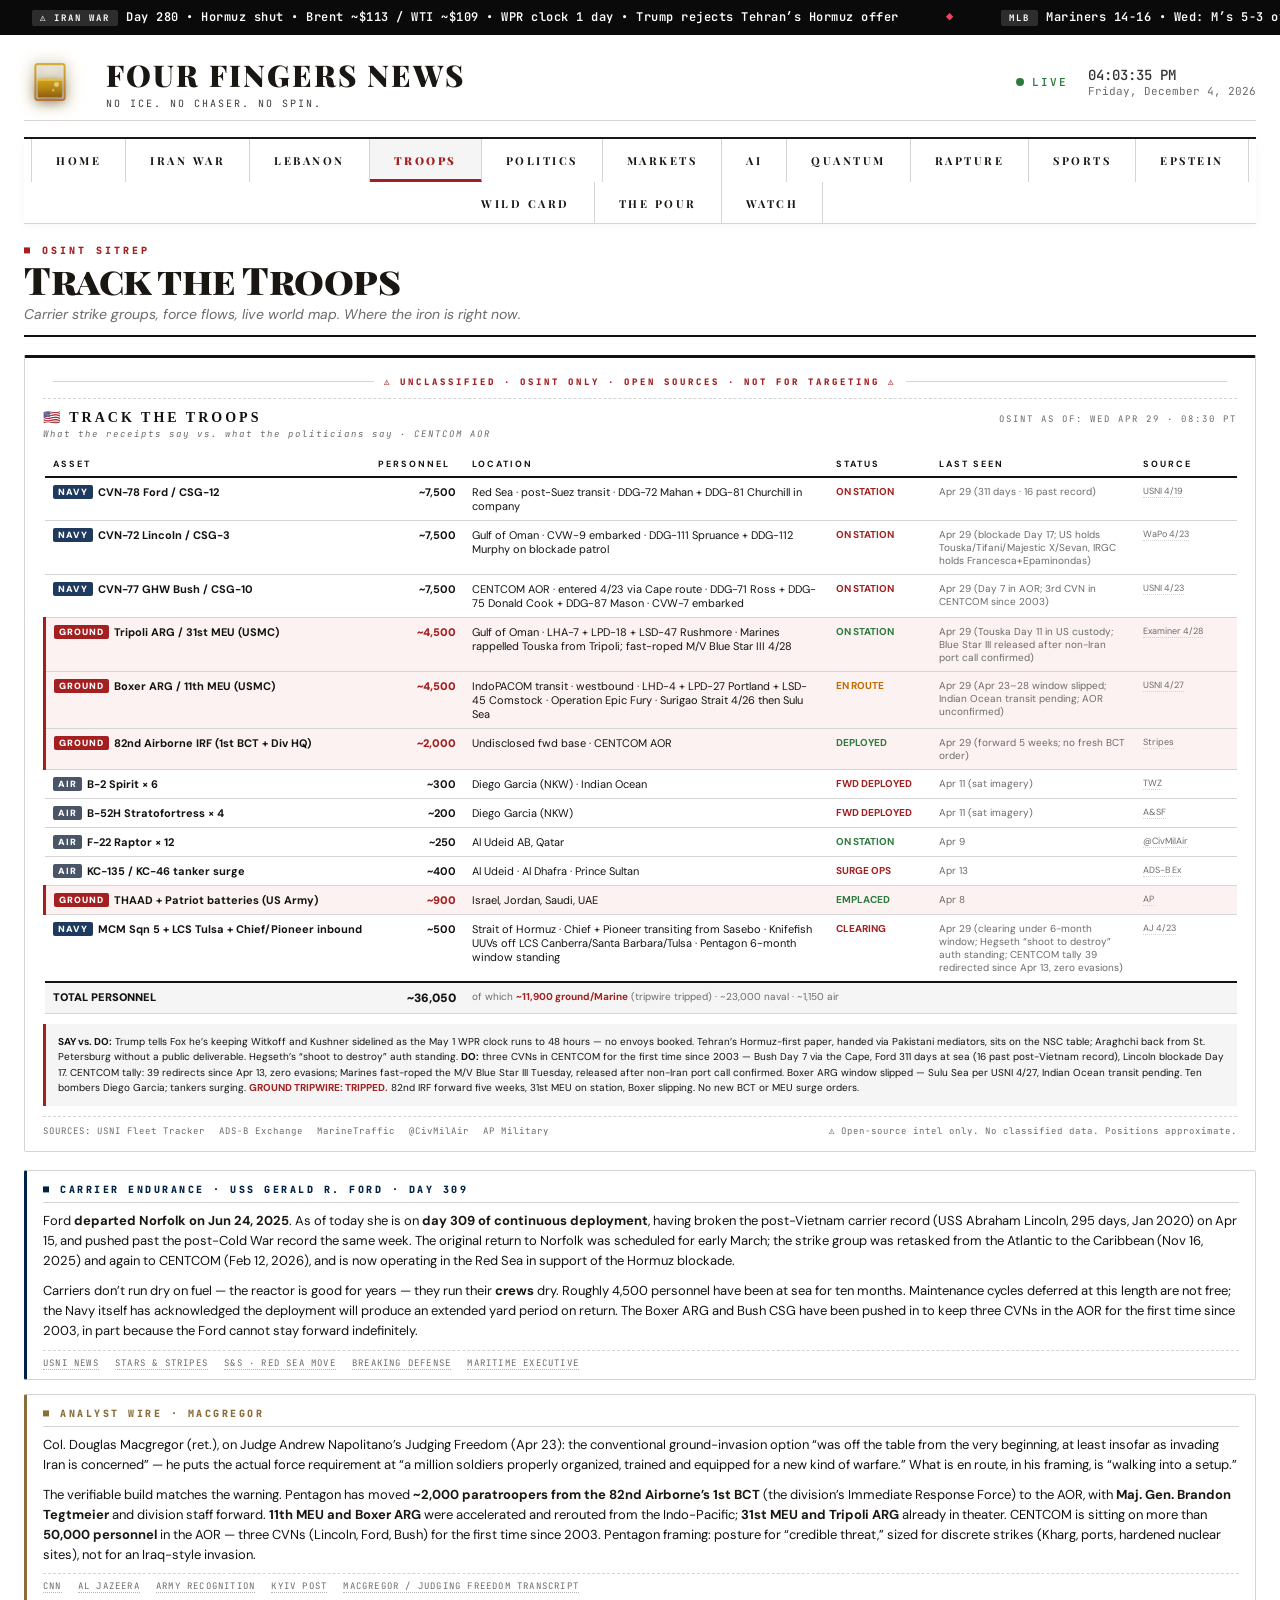
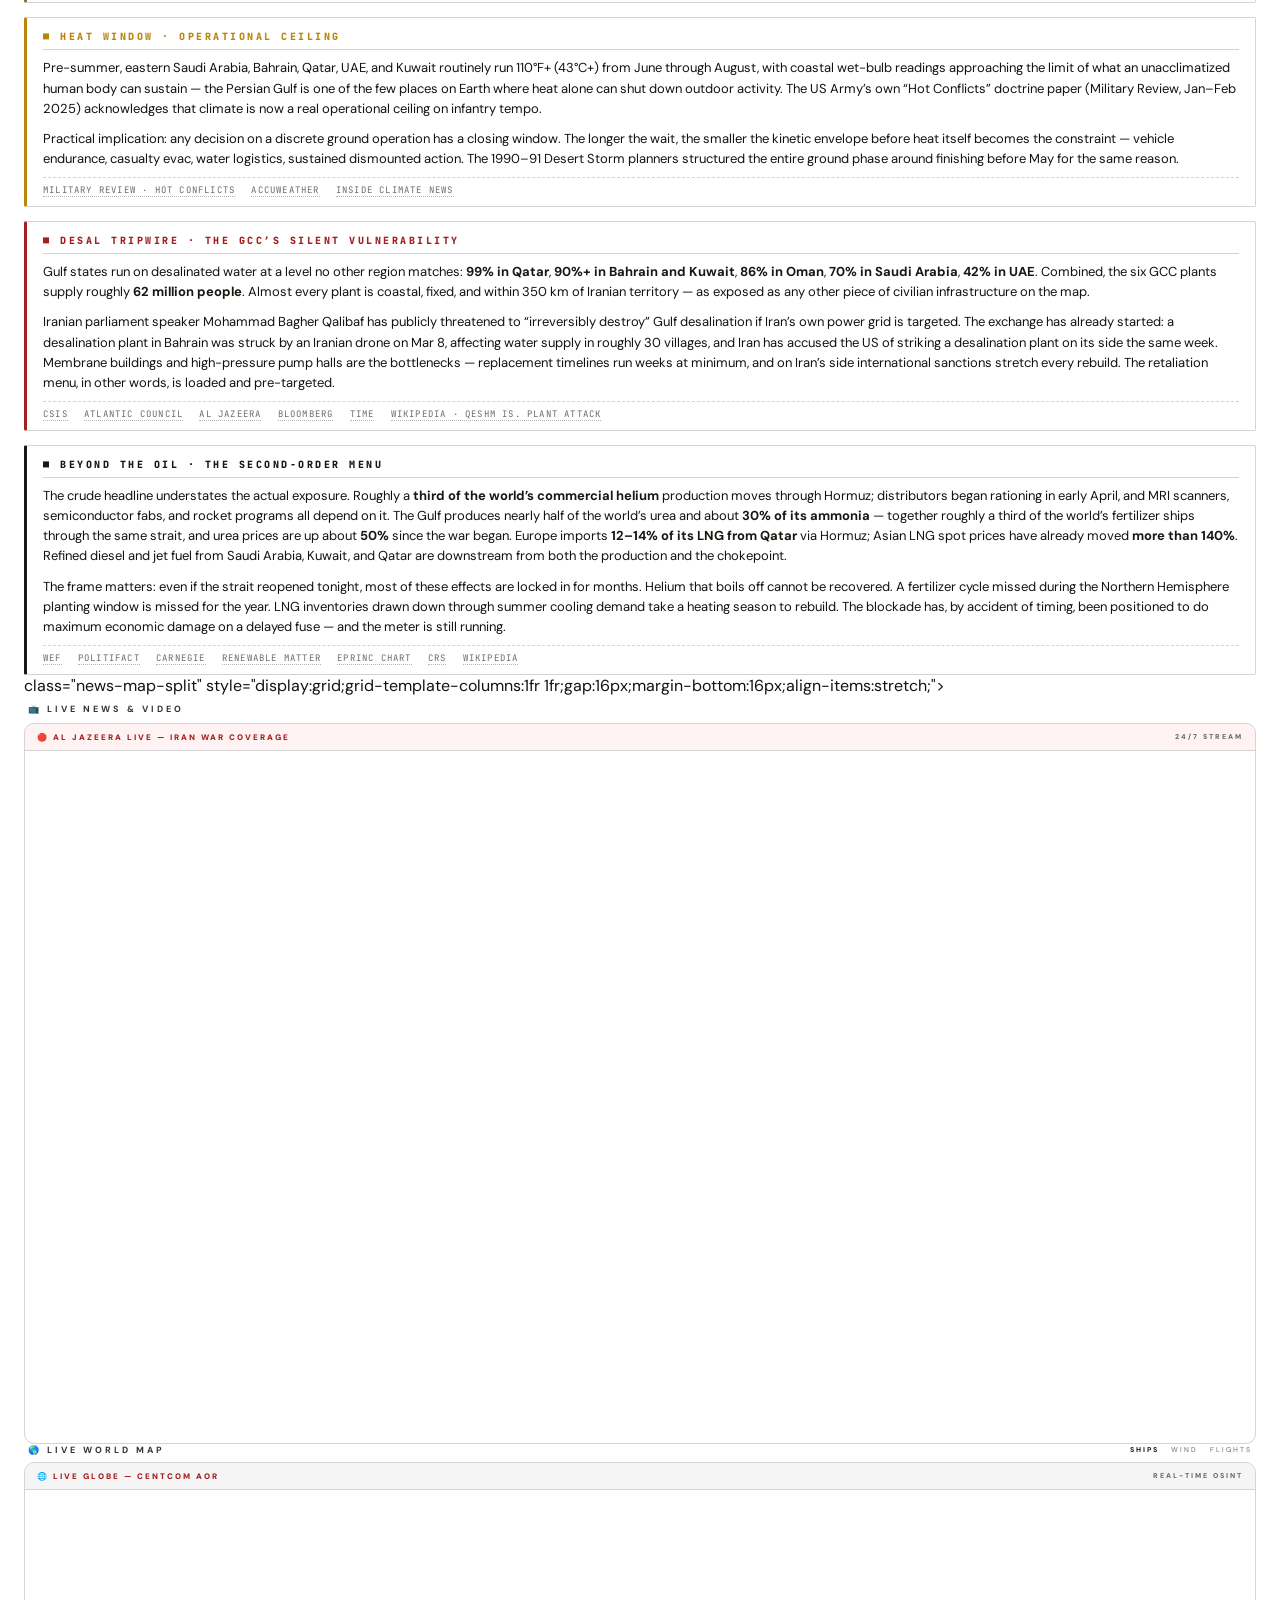
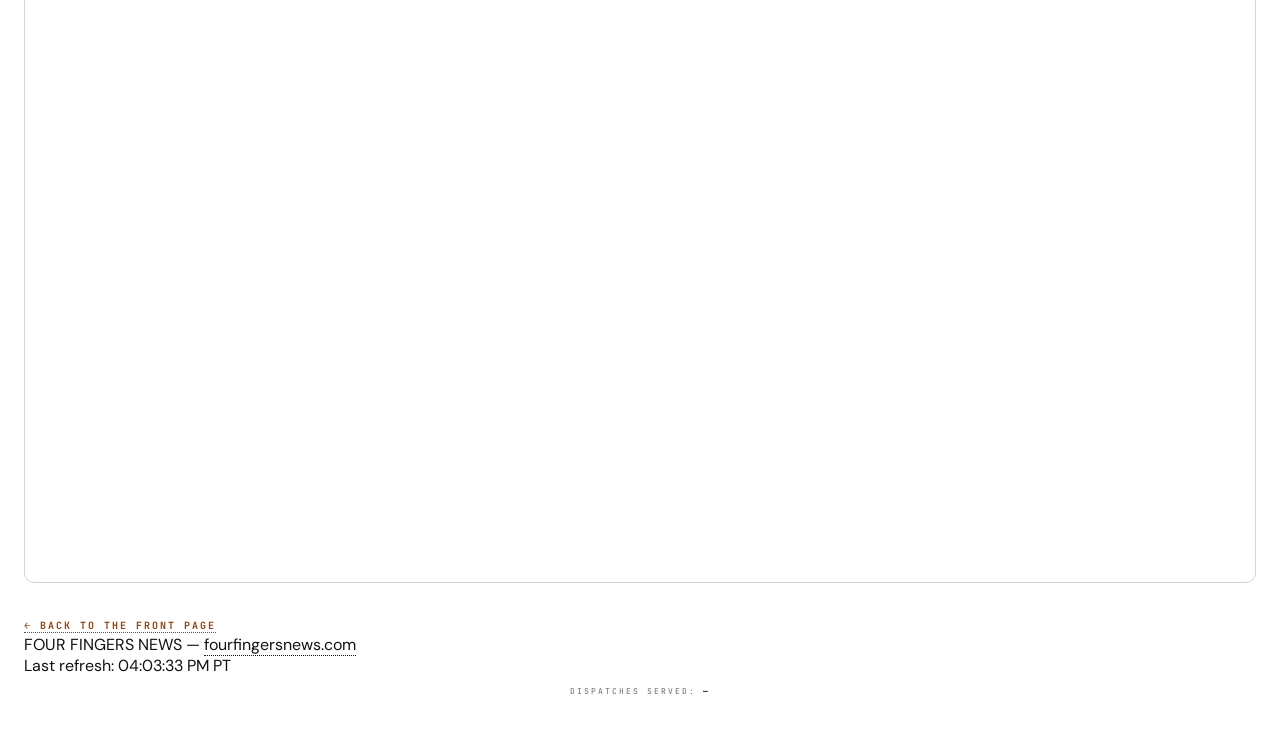
<file: troops.html>
<!DOCTYPE html>
<html lang="en">
<head>
<meta charset="UTF-8">
<meta name="viewport" content="width=device-width, initial-scale=1.0">
<meta http-equiv="Cache-Control" content="no-cache, no-store, must-revalidate"><meta http-equiv="Pragma" content="no-cache"><meta http-equiv="Expires" content="0">
<title>Track the Troops &middot; OSINT Sitrep &mdash; Four Fingers News</title>
<meta name="description" content="Carrier strike groups, force flows, live news, and a live world map. Where the iron is right now.">
<meta name="theme-color" content="#0f1419">
<link rel="canonical" href="https://fourfingersnews.com/">
<meta property="og:type" content="website">
<meta property="og:site_name" content="Four Fingers News">
<meta property="og:title" content="Track the Troops &middot; OSINT Sitrep &mdash; Four Fingers News">
<meta property="og:description" content="Carrier strike groups, force flows, live news, and a live world map. Where the iron is right now.">
<meta property="og:url" content="https://fourfingersnews.com/">
<meta name="twitter:card" content="summary_large_image">
<meta name="twitter:title" content="Track the Troops &middot; OSINT Sitrep &mdash; Four Fingers News">
<meta name="twitter:description" content="Carrier strike groups, force flows, live news, and a live world map. Where the iron is right now.">
<link rel="icon" href="data:image/svg+xml,%3Csvg xmlns='http://www.w3.org/2000/svg' viewBox='0 0 64 64'%3E%3Crect x='14' y='10' width='36' height='44' rx='3' ry='3' fill='none' stroke='%23d4af37' stroke-width='3'/%3E%3Crect x='17' y='28' width='30' height='23' fill='%23b8860b' opacity='0.95'/%3E%3Crect x='17' y='28' width='30' height='3' fill='%23d4a017' opacity='0.9'/%3E%3Ccircle cx='40' cy='34' r='3' fill='%23fff8e7' opacity='0.55'/%3E%3C/svg%3E">
<link rel="stylesheet" href="assets/style.css?v=1777391998">
</head>
<body class="light-mode">

<div class="chyron" id="chyronBar">
  <div class="chyron-track" id="chyronTrack">
    <span class="chyron-item"><span class="chyron-label">&#9888;&#65039; IRAN WAR</span>Day <span class="iran-day-count">62</span> &bull; Hormuz shut &bull; Brent ~$113 / WTI ~$109 &bull; WPR clock 1 day &bull; Trump rejects Tehran&rsquo;s Hormuz offer</span>
    <span class="chyron-sep">&#9670;</span>
    <span class="chyron-item"><span class="chyron-label">MLB</span><span class="chyronMLB">Mariners 14-16 &bull; Wed: M&rsquo;s 5-3 over Twins at T-Mobile &bull; Took the Cardinals 3-2 last week at Busch &bull; Bats stringing it together at home &bull; Twins series wraps Thu</span></span>
    <span class="chyron-sep">&#9670;</span>
    <span class="chyron-item"><span class="chyronKraken"><span class="chyron-label">KRAKEN</span>Season over &bull; 34-34-11 (79 pts) &bull; 3rd straight playoff miss &bull; Ron Francis out as hockey ops prez &bull; GM search underway &bull; Stanley Cup Playoffs Round 1 in progress &mdash; Kraken watching from the couch again</span></span>
    <span class="chyron-sep">&#9670;</span>
    <span class="chyron-item"><span class="chyron-label">&#9971; PGA</span>Rory&rsquo;s back-to-back Masters in the books &bull; PGA Tour heads to RBC Heritage (Hilton Head) this week &bull; Scheffler defending &bull; Rory rumored for early-season LIV exhibition &mdash; PGA Tour silent</span>
    <span class="chyron-sep">&#9670;</span>
    <span class="chyron-item"><span class="chyron-label">NFL</span>Draft Rd 1&ndash;3 done &bull; Seahawks: RB Jadarian Price (Notre Dame) #32 &middot; S Bud Clark (TCU) #64 &middot; CB Julian Neal (Arkansas) #99 &mdash; back-half-of-the-secondary class, Clark a 15-INT ball-hawk &bull; Raiders QB Mendoza #1 overall &bull; Rams QB Ty Simpson #13 &bull; 9 OL in Rd 1 ties the record &bull; 4 Ohio St in the top 11 &bull; Rd 4&ndash;7 wrapped Sat</span>
    <span class="chyron-sep">&#9670;</span>
    <span class="chyron-item"><span class="chyron-label">&#128176; POLYMARKET</span>$200M+ traded on Iran war markets &bull; 50+ accounts under insider probe &bull; Congress demanding investigation &bull; Bets placed hours before ceasefire &bull; DOJ Thu charges Army SF MSgt Van Dyke (Fayetteville) &mdash; allegedly $400K on Maduro-raid contracts using classified info; 3 CEA counts + wire fraud + unlawful monetary transaction</span>
    <span class="chyron-sep">&#9670;</span>
    <span class="chyron-item"><span class="chyron-label">&#128308; HORMUZ</span>Seizure register: US Sun Apr 19 (Touska, Gulf of Oman) &bull; US Tue (Tifani, INDOPACOM) &bull; US Thu (Majestic X, Indian Ocean) &bull; US Sat Apr 25 (Sevan, Arabian Sea, off USS Pinckney) &bull; Iran Wed (Francesca + Epaminondas in the strait) &bull; Mon tracker: 16 vessels through vs ~60/day pre-war &bull; Sat tracker (MarineTraffic): just 1 transit in 12 hrs (Greek bulk carrier LB Energy) &bull; CENTCOM: 38 redirected since Apr 13 &bull; UN IMO flags ~20,000 seafarers stranded &bull; UKMTO threat level: critical &bull; Pentagon briefs Congress on six-month mine-clearance scenario</span>
    <span class="chyron-sep">&#9670;</span>
    <span class="chyron-item"><span class="chyron-label">&#128483; EPSTEIN</span>BONDI cuts deal with House Oversight &mdash; sits for deposition MAY 29 (contempt threat off the table after Mon no-show) &bull; SAME AFTERNOON: GAO opens formal review of DOJ&rsquo;s Epstein file release &mdash; redaction fail and what was withheld both in scope &bull; ACTING AG BLANCHE: DOJ &ldquo;has released everything the law requires&rdquo; &mdash; Congress disagrees; HR-4405 (Transparency Act) still live in House &bull; Fed judge tossed Trump&rsquo;s WSJ defamation suit over 50th-birthday letter (Trump &ldquo;nowhere close&rdquo; to &ldquo;actual malice&rdquo;) &bull; ZERO new US arrests despite 3.5M+ pages &bull; 43 victim names exposed in DOJ redaction fail &bull; Gates June testimony still on calendar</span>
    <span class="chyron-sep">&#9670;</span>
    <span class="chyron-item"><span class="chyron-label">&#127936; NBA</span>PLAYOFFS R1 &bull; Wed: ORL closes out DET in G5 &mdash; Magic advance to R2 &bull; Earlier Wed: BOS-PHI G5 in Boston (BOS led 3-1) &bull; SAS-POR series wraps (SAS led 3-1) &bull; LAL-HOU G5 in LA &bull; ATL-NYK G5, MIN-DEN G5 still on the board &bull; OKC-PHX G5 next</span>
    <span class="chyron-sep">&#9670;</span>
    <span class="chyron-item"><span class="chyron-label">&#128483; TRUMP</span>Mon: Cole Tomas Allen arraignment in DC fed court on firearm + assault-on-a-federal-officer counts; more charges expected &bull; Sun PM: WaPo/CNN report a note Allen sent family ~10 min before the WHCD attack &mdash; signed &ldquo;friendly federal assassin,&rdquo; ranks admin officials as targets &ldquo;from highest-ranking to lowest&rdquo; with an explicit exception for FBI Dir. Patel; investigators describe anti-Trump and anti-Christian rhetoric and grievances over detention-camp conditions; Allen wrote he does &ldquo;not expect forgiveness&rdquo; &bull; Sat 8:36 PM ET: armed man charges Secret Service line in WH Hilton lobby at the WHCD &mdash; Trump rushed off the dais; Vance, Hegseth, Rubio in the ballroom and moved out; one Secret Service agent shot at close range, vest stopped the round, suspect tackled. US Atty Pirro: 2 firearm counts + assault on a federal officer; arraignment Mon &bull; Sat AM to Fox&rsquo;s Aishah Hasnie: Witkoff &amp; Kushner NOT flying to Pakistan &mdash; &ldquo;we have all the cards&hellip; you&rsquo;re not going to be making any more 18-hour flights to sit around talking about nothing&rdquo;; Iran &ldquo;can call us anytime&rdquo; &bull; Sat Truth Social: &ldquo;tremendous infighting and confusion within their &lsquo;leadership.&rsquo; Nobody knows who is in charge, including them &hellip; we have all the cards, they have none! If they want to talk, all they have to do is call!!&rdquo; &bull; Sat reporters after the cancel: Iran &ldquo;within 10 minutes&hellip; gave us a new paper that was much better &hellip; a lot but not enough&rdquo;</span>
    <span class="chyron-sep">&#9670;</span>
    <span class="chyron-item"><span class="chyron-label">&#127777; CLIMATE</span>March 2026 hottest on record for Lower 48 &bull; Emperor penguins declared ENDANGERED &bull; Antarctic ice at record low &bull; Colorado St forecasts 13 named storms, 6 hurricanes for 2026 &bull; This is fine</span>
    <span class="chyron-sep">&#9670;</span>
    <span class="chyron-item"><span class="chyron-label">&#9962; POPE LEO XIV</span>In Equatorial Guinea &mdash; final leg of 11-day Africa tour &bull; Visited prison in Bata, told inmates &ldquo;you are not alone&rdquo; &bull; Open-air Mass in Malabo Thu, then home to Rome &bull; Tour hit Algeria &rarr; Cameroon &rarr; Angola &rarr; EQ &bull; Called out neocolonialism, corruption, extractivism across the continent &bull; 18,000 km covered</span>
    <span class="chyron-sep">&#9670;</span>
    <span class="chyron-item"><span class="chyron-label">&#127470;&#127481; ITALY</span>Meloni SUSPENDS auto-renewal of 2003 defense cooperation pact with Israel &mdash; announced Tue at Verona event &bull; Trigger: IDF fired warning shots at Italian UN peacekeeping convoy in Lebanon, damaged a vehicle &bull; Italy summoned Israel&rsquo;s ambassador &bull; Same day Trump trashed her in Corriere della Sera: &ldquo;I thought she had courage&rdquo; &bull; Israeli MFA pushes back: &ldquo;no security agreement with Italy&rdquo; &mdash; calls 2003 MoU empty &bull; Meloni also called Trump&rsquo;s attacks on Pope &ldquo;unacceptable&rdquo;</span>
    <span class="chyron-sep">&#9670;</span>
    <span class="chyron-item"><span class="chyron-label">&#127988;&#65039; CONGRESS</span>Reps. Tony Gonzales (R-TX) &amp; Eric Swalwell (D-CA) resigned &bull; Sudan enters YEAR 4 of war &mdash; UN humanitarian chief Fletcher: &ldquo;another year the world has failed the test of Sudan&rdquo; &bull; Maine lawmakers approve bill freezing new data centers until Nov 2027</span>
    <span class="chyron-sep">&#9670;</span>
    <span class="chyron-item"><span class="chyron-label">&#127473;&#127463; LEBANON</span>Three-week extension eight days old &bull; MON AM: IDF strikes Hezbollah sites in the Beqaa Valley &mdash; first Beqaa hit in ~3 weeks (Times of Israel) &bull; MON: Pres. Aoun to a southern delegation &mdash; negotiating with Israel &ldquo;is not betrayal&rdquo;; betrayal is &ldquo;those who take their country to war to serve foreign interests&rdquo; &bull; MON: HZ Sec-Gen Qassem rejects reported Beirut&ndash;Tel Aviv direct-talks plan as &ldquo;a grave sin&rdquo; &bull; MON AM: IDF kills Hussein Makled, head of Hezbollah intelligence HQ, in overnight Beirut precise strike &mdash; first Beirut hit since the Apr 19 extension began; HZ frames retaliation as &ldquo;legitimate response&rdquo; &bull; Western Galilee sirens Mon AM on suspected HZ drone &bull; Northern Israeli border-town mayors Sun PM: schools close from Tue, citing rocket and drone fire the ceasefire has not stopped &bull; FIRST IDF KIA INSIDE THE EXTENSION: Sgt. Idan Fooks, 19, killed Sun AM by Hezbollah explosive drone in Taybeh during tank repair &mdash; 6 wounded (4 serious incl. an officer, 1 moderate, 1 light); 2 follow-on drones at medevac, 1 intercepted, 1 detonated near responders; HZ takes credit, calls it response to truce violations &bull; Sun AM: IDF spox Adraee orders 7 villages N of the Litani to evacuate &mdash; will &ldquo;act forcefully&rdquo; vs HZ targets; strikes commence post-order, Kfar Tibnit hit with casualties (Lebanese state media) &bull; Netanyahu: HZ violations &ldquo;in practice, dismantling the ceasefire&rdquo; &bull; Sat: 2 Hezbollah projectiles at north (1 intercepted, 1 in open ground), sirens in Manara/Margaliot/Misgav Am &bull; IDF says six gunmen killed in Bint Jbeil exchange &bull; Netanyahu orders strikes &ldquo;with force&rdquo; &mdash; IDF hits Hezbollah-linked buildings in Haddatha, Zibqine, al-Sultaniyeh and Kherbet Selm, claims &ldquo;more than 15 eliminated&rdquo; (incl. three in a vehicle &ldquo;loaded with weapons&rdquo;) &bull; IAF intercepts &ldquo;suspicious aerial target&rdquo; over south Sat PM; Hezbollah downs IDF drone &bull; NNA: 4 killed on truck + motorcycle in Yohmor al-Shaqif (Nabatieh); 2 killed/17 wounded (women and children among the wounded) in Safad al-Battikh &bull; Lebanon Health Min: 6 killed across Sat strikes &bull; Sun PM: Pres. Aoun calls Litani-bridge strikes a &ldquo;dangerous escalation,&rdquo; an attempt &ldquo;to sever geographical connectivity&rdquo; between south Lebanon and the rest, obstructing humanitarian aid &bull; Sun PM: Hezbollah recasts the Taybeh hit as a roadside-bomb ambush on an 8-vehicle Israeli armored convoy moving Taybeh&rarr;Deir Seryan, claims 4 Merkavas destroyed/set ablaze; IDF count unchanged at 1 KIA + 6 wounded &bull; Scope on paper still: halt to strikes, IDF withdrawal, prisoner release, LAF deployment, reconstruction &bull; Hezbollah still rejects the track</span>
    <span class="chyron-sep">&#9670;</span>
    <span class="chyron-item"><span class="chyron-label">&#127916;&#65039; MEDIA</span>WBD shareholders Thu approve the $110B Paramount Skydance merger &mdash; $31/share values Warner Bros. Discovery at ~$77B &bull; Combines HBO Max, CNN, TBS, TNT, and the Warner Bros. film studio into the Paramount Skydance stack &bull; Regulatory review next in Washington (DOJ subpoenas sent late Mar on studio output, content rights, streaming, theaters) and London &bull; Both boards had endorsed unanimously</span>
    <span class="chyron-sep">&#9670;</span>
    <span class="chyron-item"><span class="chyron-label">&#128200; MARKETS</span>Mon midday: SPX &minus;0.2% / Dow &minus;0.4% (~&minus;193 pts) / NDX softer ahead of Mag-7 wk + Wed FOMC (priced 100% hold) &bull; Brent ~$108.11 (~+2.6%) past the Asia 3-wk high; WTI tops $96 (~+2%) &bull; Asia: Nikkei +1.4% record, Kospi +1.83% record, MSCI Asia-Pac +1.7%, MSCI EM record, TSMC +6% record &bull; Fri close: S&amp;P 7,165.08 (+0.8%) record, Nasdaq Comp 24,836.60 (+1.6%) record, Dow 49,230.71 (&minus;0.2%) &bull; Semis up 18 straight &mdash; INTC tops its 2000 peak on +20&ndash;25% Q1 move ($13.6B rev, data-center $5.1B vs $4.4B est); NVDA retakes $5T cap; TXN 25-yr high &bull; Magnificent Seven earnings load the wk, Fed decision Wed &bull; DOJ drops criminal probe of Fed Chair Powell &mdash; clears Tillis hold, opens runway for Warsh confirmation</span>
    <span class="chyron-sep">&#9670;</span>
    <span class="chyron-item"><span class="chyron-label">QUANTUM</span>Quantinuum hits 94 logical qubits from 98 physical &bull; Error correction at break-even &bull; Q-Day estimates lurch to ~2030 &bull; China&rsquo;s 3,700km quantum network live &bull; Google Willow 13,000x advantage &bull; $38B global spend</span>
    <span class="chyron-sep">&#9670;</span>
    <span class="chyron-item"><span class="chyron-label">&#9943;&#65039; TRUTH</span>Trump Thu AM: Navy &ldquo;to shoot and kill any boat&rdquo; laying mines in Hormuz, &ldquo;no hesitation&rdquo; &bull; Minesweepers &ldquo;tripled up&rdquo; &bull; Frame: &ldquo;total control,&rdquo; strait &ldquo;Sealed up Tight&rdquo; &bull; &ldquo;No ship can enter or leave without the approval of the United States Navy... until such time as Iran is able to make a DEAL&rdquo;</span>
    <span class="chyron-sep">&#9670;</span>
    <span class="chyron-item"><span class="chyron-label">&#128138; HEALTH</span>73% of Americans say insurer delays/denials are major problem &bull; Sheer Health launching to fight insurance battles &bull; AbbVie + Genentech joining White House discount drug site</span>
    <span class="chyron-sep">&#9670;</span>
    <span class="chyron-item"><span class="chyron-label">&#9878; ANTITRUST</span>Federal jury finds Live Nation ILLEGALLY MONOPOLIZED US concert ticketing &bull; 30+ states brought case without DOJ support &bull; Consumer refunds possible &bull; Ticketmaster dominance confirmed in court</span>
    <span class="chyron-sep">&#9670;</span>
    <span class="chyron-item"><span class="chyron-label">GAS</span><span id="chyronGas1">Seattle avg: loading...</span></span>
    <span class="chyron-sep">&#9670;</span>
    <span class="chyron-item"><span class="chyron-label">&#9981; GAS</span><span id="chyronGasNatl">Nat'l avg: loading...</span></span>
    <span class="chyron-sep">&#9670;</span>
    <span class="chyron-item"><span class="chyron-label">&#9888;&#65039; IRAN WAR</span>Day <span class="iran-day-count">62</span> &bull; Hormuz shut &bull; Brent ~$113 / WTI ~$109 &bull; WPR clock 1 day &bull; Trump rejects Tehran&rsquo;s Hormuz offer</span>
    <span class="chyron-sep">&#9670;</span>
    <span class="chyron-item"><span class="chyron-label">MLB</span><span class="chyronMLB">Mariners 14-16 &bull; Wed: M&rsquo;s 5-3 over Twins at T-Mobile &bull; Took the Cardinals 3-2 last week at Busch &bull; Bats stringing it together at home &bull; Twins series wraps Thu</span></span>
    <span class="chyron-sep">&#9670;</span>
    <span class="chyron-item"><span class="chyronKraken"><span class="chyron-label">KRAKEN</span>Season over &bull; 34-34-11 (79 pts) &bull; 3rd straight playoff miss &bull; Ron Francis out as hockey ops prez &bull; GM search underway &bull; Stanley Cup Playoffs Round 1 in progress &mdash; Kraken watching from the couch again</span></span>
    <span class="chyron-sep">&#9670;</span>
    <span class="chyron-item"><span class="chyron-label">&#9971; PGA</span>Rory&rsquo;s back-to-back Masters in the books &bull; PGA Tour heads to RBC Heritage (Hilton Head) this week &bull; Scheffler defending &bull; Rory rumored for early-season LIV exhibition &mdash; PGA Tour silent</span>
    <span class="chyron-sep">&#9670;</span>
    <span class="chyron-item"><span class="chyron-label">NFL</span>Draft Rd 1&ndash;3 done &bull; Seahawks: RB Jadarian Price (Notre Dame) #32 &middot; S Bud Clark (TCU) #64 &middot; CB Julian Neal (Arkansas) #99 &mdash; back-half-of-the-secondary class, Clark a 15-INT ball-hawk &bull; Raiders QB Mendoza #1 overall &bull; Rams QB Ty Simpson #13 &bull; 9 OL in Rd 1 ties the record &bull; 4 Ohio St in the top 11 &bull; Rd 4&ndash;7 wrapped Sat</span>
    <span class="chyron-sep">&#9670;</span>
    <span class="chyron-item"><span class="chyron-label">&#128176; POLYMARKET</span>$200M+ traded on Iran war markets &bull; 50+ accounts under insider probe &bull; Congress demanding investigation &bull; Bets placed hours before ceasefire &bull; DOJ Thu charges Army SF MSgt Van Dyke (Fayetteville) &mdash; allegedly $400K on Maduro-raid contracts using classified info; 3 CEA counts + wire fraud + unlawful monetary transaction</span>
    <span class="chyron-sep">&#9670;</span>
    <span class="chyron-item"><span class="chyron-label">&#128308; HORMUZ</span>Seizure register: US Sun Apr 19 (Touska, Gulf of Oman) &bull; US Tue (Tifani, INDOPACOM) &bull; US Thu (Majestic X, Indian Ocean) &bull; US Sat Apr 25 (Sevan, Arabian Sea, off USS Pinckney) &bull; Iran Wed (Francesca + Epaminondas in the strait) &bull; Mon tracker: 16 vessels through vs ~60/day pre-war &bull; Sat tracker (MarineTraffic): just 1 transit in 12 hrs (Greek bulk carrier LB Energy) &bull; CENTCOM: 38 redirected since Apr 13 &bull; UN IMO flags ~20,000 seafarers stranded &bull; UKMTO threat level: critical &bull; Pentagon briefs Congress on six-month mine-clearance scenario</span>
    <span class="chyron-sep">&#9670;</span>
    <span class="chyron-item"><span class="chyron-label">&#128483; EPSTEIN</span>BONDI cuts deal with House Oversight &mdash; sits for deposition MAY 29 (contempt threat off the table after Mon no-show) &bull; SAME AFTERNOON: GAO opens formal review of DOJ&rsquo;s Epstein file release &mdash; redaction fail and what was withheld both in scope &bull; ACTING AG BLANCHE: DOJ &ldquo;has released everything the law requires&rdquo; &mdash; Congress disagrees; HR-4405 (Transparency Act) still live in House &bull; Fed judge tossed Trump&rsquo;s WSJ defamation suit over 50th-birthday letter (Trump &ldquo;nowhere close&rdquo; to &ldquo;actual malice&rdquo;) &bull; ZERO new US arrests despite 3.5M+ pages &bull; 43 victim names exposed in DOJ redaction fail &bull; Gates June testimony still on calendar</span>
    <span class="chyron-sep">&#9670;</span>
    <span class="chyron-item"><span class="chyron-label">&#127936; NBA</span>PLAYOFFS R1 &bull; Wed: ORL closes out DET in G5 &mdash; Magic advance to R2 &bull; Earlier Wed: BOS-PHI G5 in Boston (BOS led 3-1) &bull; SAS-POR series wraps (SAS led 3-1) &bull; LAL-HOU G5 in LA &bull; ATL-NYK G5, MIN-DEN G5 still on the board &bull; OKC-PHX G5 next</span>
    <span class="chyron-sep">&#9670;</span>
    <span class="chyron-item"><span class="chyron-label">&#128483; TRUMP</span>Mon: Cole Tomas Allen arraignment in DC fed court on firearm + assault-on-a-federal-officer counts; more charges expected &bull; Sun PM: WaPo/CNN report a note Allen sent family ~10 min before the WHCD attack &mdash; signed &ldquo;friendly federal assassin,&rdquo; ranks admin officials as targets &ldquo;from highest-ranking to lowest&rdquo; with an explicit exception for FBI Dir. Patel; investigators describe anti-Trump and anti-Christian rhetoric and grievances over detention-camp conditions; Allen wrote he does &ldquo;not expect forgiveness&rdquo; &bull; Sat 8:36 PM ET: armed man charges Secret Service line in WH Hilton lobby at the WHCD &mdash; Trump rushed off the dais; Vance, Hegseth, Rubio in the ballroom and moved out; one Secret Service agent shot at close range, vest stopped the round, suspect tackled. US Atty Pirro: 2 firearm counts + assault on a federal officer; arraignment Mon &bull; Sat AM to Fox&rsquo;s Aishah Hasnie: Witkoff &amp; Kushner NOT flying to Pakistan &mdash; &ldquo;we have all the cards&hellip; you&rsquo;re not going to be making any more 18-hour flights to sit around talking about nothing&rdquo;; Iran &ldquo;can call us anytime&rdquo; &bull; Sat Truth Social: &ldquo;tremendous infighting and confusion within their &lsquo;leadership.&rsquo; Nobody knows who is in charge, including them &hellip; we have all the cards, they have none! If they want to talk, all they have to do is call!!&rdquo; &bull; Sat reporters after the cancel: Iran &ldquo;within 10 minutes&hellip; gave us a new paper that was much better &hellip; a lot but not enough&rdquo;</span>
    <span class="chyron-sep">&#9670;</span>
    <span class="chyron-item"><span class="chyron-label">&#127777; CLIMATE</span>March 2026 hottest on record for Lower 48 &bull; Emperor penguins declared ENDANGERED &bull; Antarctic ice at record low &bull; Colorado St forecasts 13 named storms, 6 hurricanes for 2026 &bull; This is fine</span>
    <span class="chyron-sep">&#9670;</span>
    <span class="chyron-item"><span class="chyron-label">&#9962; POPE LEO XIV</span>In Equatorial Guinea &mdash; final leg of 11-day Africa tour &bull; Visited prison in Bata, told inmates &ldquo;you are not alone&rdquo; &bull; Open-air Mass in Malabo Thu, then home to Rome &bull; Tour hit Algeria &rarr; Cameroon &rarr; Angola &rarr; EQ &bull; Called out neocolonialism, corruption, extractivism across the continent &bull; 18,000 km covered</span>
    <span class="chyron-sep">&#9670;</span>
    <span class="chyron-item"><span class="chyron-label">&#127470;&#127481; ITALY</span>Meloni SUSPENDS auto-renewal of 2003 defense cooperation pact with Israel &mdash; announced Tue at Verona event &bull; Trigger: IDF fired warning shots at Italian UN peacekeeping convoy in Lebanon, damaged a vehicle &bull; Italy summoned Israel&rsquo;s ambassador &bull; Same day Trump trashed her in Corriere della Sera: &ldquo;I thought she had courage&rdquo; &bull; Israeli MFA pushes back: &ldquo;no security agreement with Italy&rdquo; &mdash; calls 2003 MoU empty &bull; Meloni also called Trump&rsquo;s attacks on Pope &ldquo;unacceptable&rdquo;</span>
    <span class="chyron-sep">&#9670;</span>
    <span class="chyron-item"><span class="chyron-label">&#127988;&#65039; CONGRESS</span>Reps. Tony Gonzales (R-TX) &amp; Eric Swalwell (D-CA) resigned &bull; Sudan enters YEAR 4 of war &mdash; UN humanitarian chief Fletcher: &ldquo;another year the world has failed the test of Sudan&rdquo; &bull; Maine lawmakers approve bill freezing new data centers until Nov 2027</span>
    <span class="chyron-sep">&#9670;</span>
    <span class="chyron-item"><span class="chyron-label">&#127473;&#127463; LEBANON</span>Three-week extension eight days old &bull; MON AM: IDF strikes Hezbollah sites in the Beqaa Valley &mdash; first Beqaa hit in ~3 weeks (Times of Israel) &bull; MON: Pres. Aoun to a southern delegation &mdash; negotiating with Israel &ldquo;is not betrayal&rdquo;; betrayal is &ldquo;those who take their country to war to serve foreign interests&rdquo; &bull; MON: HZ Sec-Gen Qassem rejects reported Beirut&ndash;Tel Aviv direct-talks plan as &ldquo;a grave sin&rdquo; &bull; MON AM: IDF kills Hussein Makled, head of Hezbollah intelligence HQ, in overnight Beirut precise strike &mdash; first Beirut hit since the Apr 19 extension began; HZ frames retaliation as &ldquo;legitimate response&rdquo; &bull; Western Galilee sirens Mon AM on suspected HZ drone &bull; Northern Israeli border-town mayors Sun PM: schools close from Tue, citing rocket and drone fire the ceasefire has not stopped &bull; FIRST IDF KIA INSIDE THE EXTENSION: Sgt. Idan Fooks, 19, killed Sun AM by Hezbollah explosive drone in Taybeh during tank repair &mdash; 6 wounded (4 serious incl. an officer, 1 moderate, 1 light); 2 follow-on drones at medevac, 1 intercepted, 1 detonated near responders; HZ takes credit, calls it response to truce violations &bull; Sun AM: IDF spox Adraee orders 7 villages N of the Litani to evacuate &mdash; will &ldquo;act forcefully&rdquo; vs HZ targets; strikes commence post-order, Kfar Tibnit hit with casualties (Lebanese state media) &bull; Netanyahu: HZ violations &ldquo;in practice, dismantling the ceasefire&rdquo; &bull; Sat: 2 Hezbollah projectiles at north (1 intercepted, 1 in open ground), sirens in Manara/Margaliot/Misgav Am &bull; IDF says six gunmen killed in Bint Jbeil exchange &bull; Netanyahu orders strikes &ldquo;with force&rdquo; &mdash; IDF hits Hezbollah-linked buildings in Haddatha, Zibqine, al-Sultaniyeh and Kherbet Selm, claims &ldquo;more than 15 eliminated&rdquo; (incl. three in a vehicle &ldquo;loaded with weapons&rdquo;) &bull; IAF intercepts &ldquo;suspicious aerial target&rdquo; over south Sat PM; Hezbollah downs IDF drone &bull; NNA: 4 killed on truck + motorcycle in Yohmor al-Shaqif (Nabatieh); 2 killed/17 wounded (women and children among the wounded) in Safad al-Battikh &bull; Lebanon Health Min: 6 killed across Sat strikes &bull; Sun PM: Pres. Aoun calls Litani-bridge strikes a &ldquo;dangerous escalation,&rdquo; an attempt &ldquo;to sever geographical connectivity&rdquo; between south Lebanon and the rest, obstructing humanitarian aid &bull; Sun PM: Hezbollah recasts the Taybeh hit as a roadside-bomb ambush on an 8-vehicle Israeli armored convoy moving Taybeh&rarr;Deir Seryan, claims 4 Merkavas destroyed/set ablaze; IDF count unchanged at 1 KIA + 6 wounded &bull; Scope on paper still: halt to strikes, IDF withdrawal, prisoner release, LAF deployment, reconstruction &bull; Hezbollah still rejects the track</span>
    <span class="chyron-sep">&#9670;</span>
    <span class="chyron-item"><span class="chyron-label">&#127916;&#65039; MEDIA</span>WBD shareholders Thu approve the $110B Paramount Skydance merger &mdash; $31/share values Warner Bros. Discovery at ~$77B &bull; Combines HBO Max, CNN, TBS, TNT, and the Warner Bros. film studio into the Paramount Skydance stack &bull; Regulatory review next in Washington (DOJ subpoenas sent late Mar on studio output, content rights, streaming, theaters) and London &bull; Both boards had endorsed unanimously</span>
    <span class="chyron-sep">&#9670;</span>
    <span class="chyron-item"><span class="chyron-label">&#128200; MARKETS</span>Mon midday: SPX &minus;0.2% / Dow &minus;0.4% (~&minus;193 pts) / NDX softer ahead of Mag-7 wk + Wed FOMC (priced 100% hold) &bull; Brent ~$108.11 (~+2.6%) past the Asia 3-wk high; WTI tops $96 (~+2%) &bull; Asia: Nikkei +1.4% record, Kospi +1.83% record, MSCI Asia-Pac +1.7%, MSCI EM record, TSMC +6% record &bull; Fri close: S&amp;P 7,165.08 (+0.8%) record, Nasdaq Comp 24,836.60 (+1.6%) record, Dow 49,230.71 (&minus;0.2%) &bull; Semis up 18 straight &mdash; INTC tops its 2000 peak on +20&ndash;25% Q1 move ($13.6B rev, data-center $5.1B vs $4.4B est); NVDA retakes $5T cap; TXN 25-yr high &bull; Magnificent Seven earnings load the wk, Fed decision Wed &bull; DOJ drops criminal probe of Fed Chair Powell &mdash; clears Tillis hold, opens runway for Warsh confirmation</span>
    <span class="chyron-sep">&#9670;</span>
    <span class="chyron-item"><span class="chyron-label">QUANTUM</span>Quantinuum hits 94 logical qubits from 98 physical &bull; Error correction at break-even &bull; Q-Day estimates lurch to ~2030 &bull; China&rsquo;s 3,700km quantum network live &bull; Google Willow 13,000x advantage &bull; $38B global spend</span>
    <span class="chyron-sep">&#9670;</span>
    <span class="chyron-item"><span class="chyron-label">&#9943;&#65039; TRUTH</span>Trump Thu AM: Navy &ldquo;to shoot and kill any boat&rdquo; laying mines in Hormuz, &ldquo;no hesitation&rdquo; &bull; Minesweepers &ldquo;tripled up&rdquo; &bull; Frame: &ldquo;total control,&rdquo; strait &ldquo;Sealed up Tight&rdquo; &bull; &ldquo;No ship can enter or leave without the approval of the United States Navy... until such time as Iran is able to make a DEAL&rdquo;</span>
    <span class="chyron-sep">&#9670;</span>
    <span class="chyron-item"><span class="chyron-label">&#128138; HEALTH</span>73% of Americans say insurer delays/denials are major problem &bull; Sheer Health launching to fight insurance battles &bull; AbbVie + Genentech joining White House discount drug site</span>
    <span class="chyron-sep">&#9670;</span>
    <span class="chyron-item"><span class="chyron-label">&#9878; ANTITRUST</span>Federal jury finds Live Nation ILLEGALLY MONOPOLIZED US concert ticketing &bull; 30+ states brought case without DOJ support &bull; Consumer refunds possible &bull; Ticketmaster dominance confirmed in court</span>
    <span class="chyron-sep">&#9670;</span>
    <span class="chyron-item"><span class="chyron-label">GAS</span><span id="chyronGas2">Seattle avg: loading...</span></span>
    <span class="chyron-sep">&#9670;</span>
    <span class="chyron-item"><span class="chyron-label">&#9981; GAS</span><span id="chyronGasNatl2">Nat'l avg: loading...</span></span>
    <span class="chyron-sep">&#9670;</span>
  </div>
</div>

<div class="bg-grid"></div>

<div class="particles" id="particles"></div>

<div class="main">

  <!-- ═══ HEADER ═══ -->
    <!-- &#9552;&#9552;&#9552; HEADER &#9552;&#9552;&#9552; -->
  <header class="header">
    <div class="header-left">
      <!-- whiskey-glass mark Ã¢ÂÂ distillery palette -->
      <svg width="52" height="52" viewBox="0 0 64 64" style="flex-shrink:0;margin-right:14px;filter:drop-shadow(0 2px 6px rgba(0,0,0,0.5)) drop-shadow(0 0 10px rgba(212,160,23,0.35));" aria-hidden="true">
        <defs>
          <linearGradient id="whiskey" x1="0" y1="0" x2="0" y2="1">
            <stop offset="0%" stop-color="#d4a017"/>
            <stop offset="50%" stop-color="#b8860b"/>
            <stop offset="100%" stop-color="#8b5a0a"/>
          </linearGradient>
          <linearGradient id="glass" x1="0" y1="0" x2="0" y2="1">
            <stop offset="0%" stop-color="#d4af37"/>
            <stop offset="100%" stop-color="#b87333"/>
          </linearGradient>
        </defs>
        <rect x="14" y="10" width="36" height="44" rx="3" ry="3" fill="none" stroke="url(#glass)" stroke-width="2.5"/>
        <rect x="17" y="28" width="30" height="23" fill="url(#whiskey)" opacity="0.95"/>
        <rect x="17" y="28" width="30" height="2.5" fill="#f0c64a" opacity="0.85"/>
        <circle cx="40" cy="35" r="3" fill="#fff8e7" opacity="0.55"/>
        <circle cx="36" cy="42" r="1.6" fill="#fff8e7" opacity="0.4"/>
        <line x1="22" y1="51" x2="42" y2="51" stroke="#fff8e7" stroke-width="0.6" opacity="0.3"/>
      </svg>
      <div>
        <div class="header-title" style="font-family:Georgia,'Playfair Display',serif;letter-spacing:2px;">FOUR FINGERS NEWS</div>
        <div class="header-subtitle" id="ffnTagline">THE NEWS, NEAT.</div>
      </div>
    </div>
    <script>
      // Tagline rotator Ã¢ÂÂ keeps all the contenders in circulation
      (function(){
        var taglines = [
          'THE NEWS, NEAT.',
          'POUR FIRST. READ SECOND.',
          'TWO FINGERS FOR THE MARKETS, TWO FOR THE POLITICS.',
          'EVERYTHING THAT MATTERS. MOST OF IT DOESN&rsquo;T.',
          'HARD NEWS. SOFT IRONY. ROCKS OPTIONAL.',
          'SERVED NEAT. NEVER WATERED DOWN.',
          'NO ICE. NO CHASER. NO SPIN.'
        ];
        var i = 0;
        var el = document.getElementById('ffnTagline');
        if(!el) return;
        // pick a random starting tagline so it&rsquo;s different each pageload
        i = Math.floor(Math.random() * taglines.length);
        el.innerHTML = taglines[i];
        setInterval(function(){
          i = (i + 1) % taglines.length;
          el.style.opacity = '0';
          setTimeout(function(){
            el.innerHTML = taglines[i];
            el.style.opacity = '';
          }, 350);
        }, 9000);
      })();
    </script>
    <div class="header-right">
      <div class="live-indicator">
        <div class="live-dot"></div>
        LIVE
      </div>
      <div>
        <div class="clock" id="clock">--:--:-- --</div>
        <div class="clock-date" id="clockDate">---</div>
      </div>
    </div>
  </header>

  <!-- ═══ SECTION NAV ═══ -->
  <nav class="section-nav">
    <div class="section-nav-inner">
      <a href="index.html">Home</a>
      <a href="iran.html">Iran War</a>
      <a href="lebanon.html">Lebanon</a>
      <a href="troops.html" class="active">Troops</a>
      <a href="politics.html">Politics</a>
      <a href="markets.html">Markets</a>
      <a href="ai.html">AI</a>
      <a href="quantum.html">Quantum</a>
      <a href="rapture.html">Rapture</a>
      <a href="sports.html">Sports</a>
      <a href="epstein.html">Epstein</a>
      <a href="wildcard.html">Wild Card</a>
      <a href="pour.html">The Pour</a>
      <a href="watch.html">Watch</a>
    </div>
  </nav>

<div class="lan-page-masthead">
    <div class="lpm-tag">&#9632; OSINT SITREP</div>
    <div class="lpm-name">Track the Troops</div>
    <div class="lpm-kicker">Carrier strike groups, force flows, live world map. Where the iron is right now.</div>
  </div>
  <!-- Ã¢ÂÂÃ¢ÂÂÃ¢ÂÂ TRACK THE TROOPS Ã¢ÂÂ OSINT SITREP Ã¢ÂÂÃ¢ÂÂÃ¢ÂÂ -->
  <!-- AUTO-UPDATED BY: daily-sitch-refresh (hourly) -->
  <!-- EDIT TARGETS: #trackTroopsUpdated, #trackTroopsRows, #trackTroopsNotes -->
  
  <div id="trackTroops">
    <div class="tt-classbar">&#9888; UNCLASSIFIED &middot; OSINT ONLY &middot; OPEN SOURCES &middot; NOT FOR TARGETING &#9888;</div>
    <div class="tt-header">
      <div>
        <div class="tt-title">🇺🇸 TRACK THE TROOPS</div>
        <div class="tt-subtitle">What the receipts say vs. what the politicians say &middot; CENTCOM AOR</div>
      </div>
      <div class="tt-dateline">OSINT AS OF: <span id="trackTroopsUpdated">Wed Apr 29 &middot; 08:30 PT</span></div>
    </div>
    <table>
      <thead>
        <tr>
          <th>ASSET</th>
          <th>PERSONNEL</th>
          <th>LOCATION</th>
          <th>STATUS</th>
          <th>LAST SEEN</th>
          <th>SOURCE</th>
        </tr>
      </thead>
      <tbody id="trackTroopsRows">
        <tr>
          <td class="tt-unit"><span class="tt-branch navy">NAVY</span>CVN-78 Ford / CSG-12</td>
          <td class="tt-pers">~7,500</td>
          <td class="tt-loc">Red Sea &middot; post-Suez transit &middot; DDG-72 Mahan + DDG-81 Churchill in company</td>
          <td class="tt-status active">ON STATION</td>
          <td class="tt-obs">Apr 29 (311 days &middot; 16 past record)</td>
          <td class="tt-src"><a href="https://news.usni.org/2026/04/19/uss-gerald-r-ford-now-operating-in-the-red-sea" target="_blank">USNI 4/19</a></td>
        </tr>
        <tr>
          <td class="tt-unit"><span class="tt-branch navy">NAVY</span>CVN-72 Lincoln / CSG-3</td>
          <td class="tt-pers">~7,500</td>
          <td class="tt-loc">Gulf of Oman &middot; CVW-9 embarked &middot; DDG-111 Spruance + DDG-112 Murphy on blockade patrol</td>
          <td class="tt-status active">ON STATION</td>
          <td class="tt-obs">Apr 29 (blockade Day 17; US holds Touska/Tifani/Majestic X/Sevan, IRGC holds Francesca+Epaminondas)</td>
          <td class="tt-src"><a href="https://www.washingtonpost.com/national-security/2026/04/23/us-majestic-intercepted-iran/" target="_blank">WaPo 4/23</a></td>
        </tr>
        <tr>
          <td class="tt-unit"><span class="tt-branch navy">NAVY</span>CVN-77 GHW Bush / CSG-10</td>
          <td class="tt-pers">~7,500</td>
          <td class="tt-loc">CENTCOM AOR &middot; entered 4/23 via Cape route &middot; DDG-71 Ross + DDG-75 Donald Cook + DDG-87 Mason &middot; CVW-7 embarked</td>
          <td class="tt-status active">ON STATION</td>
          <td class="tt-obs">Apr 29 (Day 7 in AOR; 3rd CVN in CENTCOM since 2003)</td>
          <td class="tt-src"><a href="https://news.usni.org/2026/04/23/carrier-uss-george-h-w-bush-now-in-u-s-central-command-after-traveling-around-africa" target="_blank">USNI 4/23</a></td>
        </tr>
        <tr class="ground">
          <td class="tt-unit"><span class="tt-branch ground">GROUND</span>Tripoli ARG / 31st MEU (USMC)</td>
          <td class="tt-pers">~4,500</td>
          <td class="tt-loc">Gulf of Oman &middot; LHA-7 + LPD-18 + LSD-47 Rushmore &middot; Marines rappelled Touska from Tripoli; fast-roped M/V Blue Star III 4/28</td>
          <td class="tt-status station">ON STATION</td>
          <td class="tt-obs">Apr 29 (Touska Day 11 in US custody; Blue Star III released after non-Iran port call confirmed)</td>
          <td class="tt-src"><a href="https://www.washingtonexaminer.com/policy/defense/4546120/watch-marines-board-cargo-ship-iran-blockade/" target="_blank">Examiner 4/28</a></td>
        </tr>
        <tr class="ground">
          <td class="tt-unit"><span class="tt-branch ground">GROUND</span>Boxer ARG / 11th MEU (USMC)</td>
          <td class="tt-pers">~4,500</td>
          <td class="tt-loc">IndoPACOM transit &middot; westbound &middot; LHD-4 + LPD-27 Portland + LSD-45 Comstock &middot; Operation Epic Fury &middot; Surigao Strait 4/26 then Sulu Sea</td>
          <td class="tt-status enroute">EN ROUTE</td>
          <td class="tt-obs">Apr 29 (Apr 23&ndash;28 window slipped; Indian Ocean transit pending; AOR unconfirmed)</td>
          <td class="tt-src"><a href="https://news.usni.org/2026/04/27/usni-news-fleet-and-marine-tracker-april-27-2026" target="_blank">USNI 4/27</a></td>
        </tr>
        <tr class="ground">
          <td class="tt-unit"><span class="tt-branch ground">GROUND</span>82nd Airborne IRF (1st BCT + Div HQ)</td>
          <td class="tt-pers">~2,000</td>
          <td class="tt-loc">Undisclosed fwd base &middot; CENTCOM AOR</td>
          <td class="tt-status station">DEPLOYED</td>
          <td class="tt-obs">Apr 29 (forward 5 weeks; no fresh BCT order)</td>
          <td class="tt-src"><a href="https://www.stripes.com/branches/army/2026-03-25/82nd-airborne-iran-deployment-21175729.html" target="_blank">Stripes</a></td>
        </tr>
        <tr>
          <td class="tt-unit"><span class="tt-branch air">AIR</span>B-2 Spirit &times; 6</td>
          <td class="tt-pers">~300</td>
          <td class="tt-loc">Diego Garcia (NKW) &middot; Indian Ocean</td>
          <td class="tt-status active">FWD DEPLOYED</td>
          <td class="tt-obs">Apr 11 (sat imagery)</td>
          <td class="tt-src"><a href="https://www.twz.com/air/b-52s-join-b-2s-on-diego-garcia10-bombers-now-on-indian-ocean-island" target="_blank">TWZ</a></td>
        </tr>
        <tr>
          <td class="tt-unit"><span class="tt-branch air">AIR</span>B-52H Stratofortress &times; 4</td>
          <td class="tt-pers">~200</td>
          <td class="tt-loc">Diego Garcia (NKW)</td>
          <td class="tt-status active">FWD DEPLOYED</td>
          <td class="tt-obs">Apr 11 (sat imagery)</td>
          <td class="tt-src"><a href="https://www.airandspaceforces.com/b-52-bombers-diego-garcia/" target="_blank">A&amp;SF</a></td>
        </tr>
        <tr>
          <td class="tt-unit"><span class="tt-branch air">AIR</span>F-22 Raptor &times; 12</td>
          <td class="tt-pers">~250</td>
          <td class="tt-loc">Al Udeid AB, Qatar</td>
          <td class="tt-status station">ON STATION</td>
          <td class="tt-obs">Apr 9</td>
          <td class="tt-src"><a href="https://x.com/CivMilAir" target="_blank">@CivMilAir</a></td>
        </tr>
        <tr>
          <td class="tt-unit"><span class="tt-branch air">AIR</span>KC-135 / KC-46 tanker surge</td>
          <td class="tt-pers">~400</td>
          <td class="tt-loc">Al Udeid &middot; Al Dhafra &middot; Prince Sultan</td>
          <td class="tt-status active">SURGE OPS</td>
          <td class="tt-obs">Apr 13</td>
          <td class="tt-src"><a href="https://globe.adsbexchange.com/" target="_blank">ADS-B Ex</a></td>
        </tr>
        <tr class="ground">
          <td class="tt-unit"><span class="tt-branch ground">GROUND</span>THAAD + Patriot batteries (US Army)</td>
          <td class="tt-pers">~900</td>
          <td class="tt-loc">Israel, Jordan, Saudi, UAE</td>
          <td class="tt-status station">EMPLACED</td>
          <td class="tt-obs">Apr 8</td>
          <td class="tt-src"><a href="https://apnews.com/hub/military" target="_blank">AP</a></td>
        </tr>
        <tr>
          <td class="tt-unit"><span class="tt-branch navy">NAVY</span>MCM Sqn 5 + LCS Tulsa + Chief/Pioneer inbound</td>
          <td class="tt-pers">~500</td>
          <td class="tt-loc">Strait of Hormuz &middot; Chief + Pioneer transiting from Sasebo &middot; Knifefish UUVs off LCS Canberra/Santa Barbara/Tulsa &middot; Pentagon 6-month window standing</td>
          <td class="tt-status active">CLEARING</td>
          <td class="tt-obs">Apr 29 (clearing under 6-month window; Hegseth &ldquo;shoot to destroy&rdquo; auth standing; CENTCOM tally 39 redirected since Apr 13, zero evasions)</td>
          <td class="tt-src"><a href="https://www.aljazeera.com/news/2026/4/23/us-to-shoot-and-kill-iranian-boats-laying-mines-in-hormuz-trump-says" target="_blank">AJ 4/23</a></td>
        </tr>
        <tr style="border-top:2px solid var(--text);background:var(--surface-hover);">
          <td class="tt-unit" style="color:var(--text);font-weight:900;">TOTAL PERSONNEL</td>
          <td class="tt-pers" style="color:var(--text);font-weight:900;font-size:12px;">~36,050</td>
          <td class="tt-loc" colspan="4" style="font-size:10px;color:var(--text-muted);">of which <b style="color:var(--red);">~11,900 ground/Marine</b> (tripwire tripped) &middot; ~23,000 naval &middot; ~1,150 air</td>
        </tr>
      </tbody>
    </table>
    <div id="trackTroopsNotes" class="tt-notes">
      <b>SAY vs. DO:</b> Trump tells Fox he&rsquo;s keeping Witkoff and Kushner sidelined as the May 1 WPR clock runs to 48 hours &mdash; no envoys booked. Tehran&rsquo;s Hormuz-first paper, handed via Pakistani mediators, sits on the NSC table; Araghchi back from St. Petersburg without a public deliverable. Hegseth&rsquo;s &ldquo;shoot to destroy&rdquo; auth standing. <b>DO:</b> three CVNs in CENTCOM for the first time since 2003 &mdash; Bush Day 7 via the Cape, Ford 311 days at sea (16 past post-Vietnam record), Lincoln blockade Day 17. CENTCOM tally: 39 redirects since Apr 13, zero evasions; Marines fast-roped the M/V Blue Star III Tuesday, released after non-Iran port call confirmed. Boxer ARG window slipped &mdash; Sulu Sea per USNI 4/27, Indian Ocean transit pending. Ten bombers Diego Garcia; tankers surging. <b style="color:var(--red);">GROUND TRIPWIRE: TRIPPED.</b> 82nd IRF forward five weeks, 31st MEU on station, Boxer slipping. No new BCT or MEU surge orders.
    </div>
    <div class="tt-footer">
      <div>SOURCES:
        <a href="https://news.usni.org/category/fleet-tracker" target="_blank">USNI Fleet Tracker</a>
        <a href="https://globe.adsbexchange.com/" target="_blank">ADS-B Exchange</a>
        <a href="https://www.marinetraffic.com/" target="_blank">MarineTraffic</a>
        <a href="https://x.com/CivMilAir" target="_blank">@CivMilAir</a>
        <a href="https://apnews.com/hub/military" target="_blank">AP Military</a>
      </div>
      <div>&#9888; Open-source intel only. No classified data. Positions approximate.</div>
    </div>
  </div>

  <!-- Ã¢ÂÂÃ¢ÂÂÃ¢ÂÂ LIVE NEWS & VIDEO + LIVE WORLD MAP Ã¢ÂÂÃ¢ÂÂÃ¢ÂÂ -->
  <div   <!-- ═══ CARRIER ENDURANCE — USS Gerald R. Ford day counter ═══ -->
  <!-- AUTO-UPDATED BY: manual; days-at-sea counter recomputed on each refresh -->
  <!-- DATA: USNI News, Stars & Stripes, Maritime Executive -->
  <div id="ttCarrierEndurance" class="tt-analyst">
    <div class="tt-analyst-tag">&#9632; CARRIER ENDURANCE &middot; USS GERALD R. FORD &middot; DAY 309</div>
    <p>Ford <b>departed Norfolk on Jun 24, 2025</b>. As of today she is on <b>day 309 of continuous deployment</b>, having broken the post-Vietnam carrier record (USS Abraham Lincoln, 295 days, Jan 2020) on Apr 15, and pushed past the post-Cold War record the same week. The original return to Norfolk was scheduled for early March; the strike group was retasked from the Atlantic to the Caribbean (Nov 16, 2025) and again to CENTCOM (Feb 12, 2026), and is now operating in the Red Sea in support of the Hormuz blockade.</p>
    <p>Carriers don&rsquo;t run dry on fuel &mdash; the reactor is good for years &mdash; they run their <b>crews</b> dry. Roughly 4,500 personnel have been at sea for ten months. Maintenance cycles deferred at this length are not free; the Navy itself has acknowledged the deployment will produce an extended yard period on return. The Boxer ARG and Bush CSG have been pushed in to keep three CVNs in the AOR for the first time since 2003, in part because the Ford cannot stay forward indefinitely.</p>
    <div class="tt-analyst-src">
      <a href="https://news.usni.org/2026/04/15/uss-gerald-r-ford-breaks-post-cold-war-deployment-record" target="_blank" rel="noopener">USNI News</a>
      <a href="https://www.stripes.com/branches/navy/2026-04-15/gerald-r-ford-deployment-record-nearing-year-21384292.html" target="_blank" rel="noopener">Stars &amp; Stripes</a>
      <a href="https://www.stripes.com/branches/navy/2026-04-20/ford-red-sea-navy-middle-east-21430955.html" target="_blank" rel="noopener">S&amp;S &middot; Red Sea move</a>
      <a href="https://breakingdefense.com/2026/03/navys-kilby-signals-uss-ford-could-see-11-month-deployment-approaching-record-length/" target="_blank" rel="noopener">Breaking Defense</a>
      <a href="https://maritime-executive.com/article/carrier-uss-gerald-r-ford-sets-post-vietnam-record-for-longest-deployment" target="_blank" rel="noopener">Maritime Executive</a>
    </div>
  </div>

  <!-- ═══ ANALYST WIRE / HEAT WINDOW / DESAL TRIPWIRE — context blocks ═══ -->
  <!-- AUTO-UPDATED BY: manual; refresh weekly or on a major posture change -->
  <!-- EDIT TARGETS: #ttAnalystWire, #ttHeatWindow, #ttDesalTripwire -->
  <div id="ttAnalystWire" class="tt-analyst">
    <div class="tt-analyst-tag">&#9632; ANALYST WIRE &middot; MACGREGOR</div>
    <p>Col. Douglas Macgregor (ret.), on Judge Andrew Napolitano&rsquo;s Judging Freedom (Apr 23): the conventional ground-invasion option &ldquo;was off the table from the very beginning, at least insofar as invading Iran is concerned&rdquo; &mdash; he puts the actual force requirement at &ldquo;a million soldiers properly organized, trained and equipped for a new kind of warfare.&rdquo; What is en route, in his framing, is &ldquo;walking into a setup.&rdquo;</p>
    <p>The verifiable build matches the warning. Pentagon has moved <b>~2,000 paratroopers from the 82nd Airborne&rsquo;s 1st BCT</b> (the division&rsquo;s Immediate Response Force) to the AOR, with <b>Maj. Gen. Brandon Tegtmeier</b> and division staff forward. <b>11th MEU and Boxer ARG</b> were accelerated and rerouted from the Indo-Pacific; <b>31st MEU and Tripoli ARG</b> already in theater. CENTCOM is sitting on more than <b>50,000 personnel</b> in the AOR &mdash; three CVNs (Lincoln, Ford, Bush) for the first time since 2003. Pentagon framing: posture for &ldquo;credible threat,&rdquo; sized for discrete strikes (Kharg, ports, hardened nuclear sites), not for an Iraq-style invasion.</p>
    <div class="tt-analyst-src">
      <a href="https://www.cnn.com/2026/03/24/politics/us-army-sending-troops-middle-east-iran" target="_blank" rel="noopener">CNN</a>
      <a href="https://www.aljazeera.com/news/2026/3/25/war-on-iran-what-troops-is-the-us-moving-to-the-gulf" target="_blank" rel="noopener">Al Jazeera</a>
      <a href="https://www.armyrecognition.com/news/army-news/2026/us-deploys-82nd-airborne-hq-to-middle-east-for-potential-iran-ground-operations" target="_blank" rel="noopener">Army Recognition</a>
      <a href="https://www.kyivpost.com/post/72583" target="_blank" rel="noopener">Kyiv Post</a>
      <a href="https://singjupost.com/col-douglas-macgregor-the-pentagons-terrible-war-planning-transcript/" target="_blank" rel="noopener">Macgregor / Judging Freedom transcript</a>
    </div>
  </div>

  <div id="ttHeatWindow" class="tt-analyst">
    <div class="tt-analyst-tag">&#9632; HEAT WINDOW &middot; OPERATIONAL CEILING</div>
    <p>Pre-summer, eastern Saudi Arabia, Bahrain, Qatar, UAE, and Kuwait routinely run 110&deg;F+ (43&deg;C+) from June through August, with coastal wet-bulb readings approaching the limit of what an unacclimatized human body can sustain &mdash; the Persian Gulf is one of the few places on Earth where heat alone can shut down outdoor activity. The US Army&rsquo;s own &ldquo;Hot Conflicts&rdquo; doctrine paper (Military Review, Jan&ndash;Feb 2025) acknowledges that climate is now a real operational ceiling on infantry tempo.</p>
    <p>Practical implication: any decision on a discrete ground operation has a closing window. The longer the wait, the smaller the kinetic envelope before heat itself becomes the constraint &mdash; vehicle endurance, casualty evac, water logistics, sustained dismounted action. The 1990&ndash;91 Desert Storm planners structured the entire ground phase around finishing before May for the same reason.</p>
    <div class="tt-analyst-src">
      <a href="https://www.armyupress.army.mil/Journals/Military-Review/English-Edition-Archives/January-February-2025/Hot-Conflicts/" target="_blank" rel="noopener">Military Review &middot; Hot Conflicts</a>
      <a href="https://www.accuweather.com/en/climate/heat-crisis-persian-gulf-faces-life-threatening-temperatures-and-it-will-only-get-worse/1672598" target="_blank" rel="noopener">AccuWeather</a>
      <a href="https://insideclimatenews.org/news/23072019/military-heat-death-illness-climate-change-risk-security-global-warming-benning-bragg-chaffee/" target="_blank" rel="noopener">Inside Climate News</a>
    </div>
  </div>

  <div id="ttDesalTripwire" class="tt-analyst">
    <div class="tt-analyst-tag">&#9632; DESAL TRIPWIRE &middot; THE GCC&rsquo;S SILENT VULNERABILITY</div>
    <p>Gulf states run on desalinated water at a level no other region matches: <b>99% in Qatar</b>, <b>90%+ in Bahrain and Kuwait</b>, <b>86% in Oman</b>, <b>70% in Saudi Arabia</b>, <b>42% in UAE</b>. Combined, the six GCC plants supply roughly <b>62 million people</b>. Almost every plant is coastal, fixed, and within 350 km of Iranian territory &mdash; as exposed as any other piece of civilian infrastructure on the map.</p>
    <p>Iranian parliament speaker Mohammad Bagher Qalibaf has publicly threatened to &ldquo;irreversibly destroy&rdquo; Gulf desalination if Iran&rsquo;s own power grid is targeted. The exchange has already started: a desalination plant in Bahrain was struck by an Iranian drone on Mar 8, affecting water supply in roughly 30 villages, and Iran has accused the US of striking a desalination plant on its side the same week. Membrane buildings and high-pressure pump halls are the bottlenecks &mdash; replacement timelines run weeks at minimum, and on Iran&rsquo;s side international sanctions stretch every rebuild. The retaliation menu, in other words, is loaded and pre-targeted.</p>
    <div class="tt-analyst-src">
      <a href="https://www.csis.org/analysis/could-iran-disrupt-gulf-countries-desalinated-water-supplies" target="_blank" rel="noopener">CSIS</a>
      <a href="https://www.atlanticcouncil.org/dispatches/attacks-on-desalination-plants-in-the-iran-war-forecast-a-dark-future/" target="_blank" rel="noopener">Atlantic Council</a>
      <a href="https://www.aljazeera.com/news/2026/3/8/how-targeting-of-desalination-plants-could-disrupt-water-supply-in-the-gulf" target="_blank" rel="noopener">Al Jazeera</a>
      <a href="https://www.bloomberg.com/news/articles/2026-03-12/iran-war-why-desalination-plants-are-key-vulnerability-for-gulf-states" target="_blank" rel="noopener">Bloomberg</a>
      <a href="https://time.com/article/2026/04/01/water-desalination-plants-iran-war/" target="_blank" rel="noopener">Time</a>
      <a href="https://en.wikipedia.org/wiki/2026_Qeshm_Island_desalination_plant_attack" target="_blank" rel="noopener">Wikipedia &middot; Qeshm Is. plant attack</a>
    </div>
  </div>

<div id="ttBeyondOil" class="tt-analyst">
    <div class="tt-analyst-tag">&#9632; BEYOND THE OIL &middot; THE SECOND-ORDER MENU</div>
    <p>The crude headline understates the actual exposure. Roughly a <b>third of the world&rsquo;s commercial helium</b> production moves through Hormuz; distributors began rationing in early April, and MRI scanners, semiconductor fabs, and rocket programs all depend on it. The Gulf produces nearly half of the world&rsquo;s urea and about <b>30% of its ammonia</b> &mdash; together roughly a third of the world&rsquo;s fertilizer ships through the same strait, and urea prices are up about <b>50%</b> since the war began. Europe imports <b>12&ndash;14% of its LNG from Qatar</b> via Hormuz; Asian LNG spot prices have already moved <b>more than 140%</b>. Refined diesel and jet fuel from Saudi Arabia, Kuwait, and Qatar are downstream from both the production and the chokepoint.</p>
    <p>The frame matters: even if the strait reopened tonight, most of these effects are locked in for months. Helium that boils off cannot be recovered. A fertilizer cycle missed during the Northern Hemisphere planting window is missed for the year. LNG inventories drawn down through summer cooling demand take a heating season to rebuild. The blockade has, by accident of timing, been positioned to do maximum economic damage on a delayed fuse &mdash; and the meter is still running.</p>
    <div class="tt-analyst-src">
      <a href="https://www.weforum.org/stories/2026/04/beyond-oil-lng-commodities-impacted-closure-hormuz-strait/" target="_blank" rel="noopener">WEF</a>
      <a href="https://www.politifact.com/article/2026/apr/06/strait-hormuz-commodities-helium-aluminum-fertiliz/" target="_blank" rel="noopener">PolitiFact</a>
      <a href="https://carnegieendowment.org/emissary/2026/03/fertilizer-iran-hormuz-food-crisis" target="_blank" rel="noopener">Carnegie</a>
      <a href="https://www.renewablematter.eu/en/strait-of-hormuz-helium-aluminium-non-oil-raw-materials-crisis" target="_blank" rel="noopener">Renewable Matter</a>
      <a href="https://eprinc.org/wp-content/uploads/2026/04/Chart2026-13-HormuzHelium-.pdf" target="_blank" rel="noopener">EPRINC chart</a>
      <a href="https://www.congress.gov/crs-product/R45281" target="_blank" rel="noopener">CRS</a>
      <a href="https://en.wikipedia.org/wiki/Economic_impact_of_the_2026_Iran_war" target="_blank" rel="noopener">Wikipedia</a>
    </div>
  </div>

  class="news-map-split" style="display:grid;grid-template-columns:1fr 1fr;gap:16px;margin-bottom:16px;align-items:stretch;">
    <div>
      <div style="margin-bottom:6px;padding:0 4px"><span style="font-size:9px;font-weight:700;letter-spacing:3px;color:var(--text-dim)">&#128250; LIVE NEWS &amp; VIDEO</span></div>
      <div style="background:var(--surface);border:1px solid var(--border);border-radius:10px;overflow:hidden;position:relative;">
        <div style="font-size:8px;font-weight:900;letter-spacing:2px;color:var(--red);padding:8px 12px;background:rgba(255,0,0,0.05);border-bottom:1px solid var(--border);display:flex;justify-content:space-between;align-items:center;">
          <span>&#128308; AL JAZEERA LIVE &mdash; IRAN WAR COVERAGE</span>
          <span style="font-size:7px;color:var(--text-muted);">24/7 STREAM</span>
        </div>
        <div style="position:relative;padding-bottom:56.25%;height:0;">
          <iframe src="https://www.youtube.com/embed/gCNeDWCI0vo?autoplay=0&mute=1" title="Al Jazeera English Live" allow="accelerometer;autoplay;clipboard-write;encrypted-media;gyroscope;picture-in-picture" allowfullscreen style="position:absolute;top:0;left:0;width:100%;height:100%;border:none;" loading="lazy"></iframe>
        </div>
      </div>
    </div>
    <div>
      <div style="margin-bottom:6px;padding:0 4px;display:flex;justify-content:space-between;align-items:center;">
        <span style="font-size:9px;font-weight:700;letter-spacing:3px;color:var(--text-dim)">&#127758; LIVE WORLD MAP</span>
        <span style="font-size:7px;letter-spacing:2px;color:var(--text-muted);">
          <a href="#" onclick="document.getElementById('worldMapFrame').src=document.getElementById('worldMapFrame').dataset.ships;this.parentNode.querySelectorAll('a').forEach(function(a){a.style.color='var(--text-muted)';a.style.fontWeight='400'});this.style.color='var(--text)';this.style.fontWeight='700';return false;" style="color:var(--text);font-weight:700;text-decoration:none;margin-right:8px;">SHIPS</a>
          <a href="#" onclick="document.getElementById('worldMapFrame').src=document.getElementById('worldMapFrame').dataset.windy;this.parentNode.querySelectorAll('a').forEach(function(a){a.style.color='var(--text-muted)';a.style.fontWeight='400'});this.style.color='var(--text)';this.style.fontWeight='700';return false;" style="color:var(--text-muted);text-decoration:none;margin-right:8px;">WIND</a>
          <a href="#" onclick="document.getElementById('worldMapFrame').src=document.getElementById('worldMapFrame').dataset.flights;this.parentNode.querySelectorAll('a').forEach(function(a){a.style.color='var(--text-muted)';a.style.fontWeight='400'});this.style.color='var(--text)';this.style.fontWeight='700';return false;" style="color:var(--text-muted);text-decoration:none;">FLIGHTS</a>
        </span>
      </div>
      <div style="background:var(--surface);border:1px solid var(--border);border-radius:10px;overflow:hidden;position:relative;">
        <div style="font-size:8px;font-weight:900;letter-spacing:2px;color:var(--red);padding:8px 12px;background:var(--surface-hover);border-bottom:1px solid var(--border);display:flex;justify-content:space-between;align-items:center;">
          <span>&#127760; LIVE GLOBE &mdash; CENTCOM AOR</span>
          <span style="font-size:7px;color:var(--text-muted);">REAL-TIME OSINT</span>
        </div>
        <div style="position:relative;padding-bottom:56.25%;height:0;">
          <iframe id="worldMapFrame"
            data-windy="https://embed.windy.com/embed2.html?lat=27&lon=52&detailLat=27&detailLon=52&width=650&height=450&zoom=4&level=surface&overlay=wind&product=ecmwf&menu=&message=&marker=&calendar=now&pressure=&type=map&location=coordinates&detail=&metricWind=default&metricTemp=default&radarRange=-1"
            data-flights="https://globe.adsbexchange.com/?lat=27&lon=52&zoom=5"
            data-ships="https://www.marinetraffic.com/en/ais/embed/zoom:5/centery:26/centerx:52/maptype:4/shownames:false/mmsi:0/shipid:0/fleet:0/fleet_id:0/vtypes:/showmenu:false/remember:false"
            src="https://www.marinetraffic.com/en/ais/embed/zoom:5/centery:26/centerx:52/maptype:4/shownames:false/mmsi:0/shipid:0/fleet:0/fleet_id:0/vtypes:/showmenu:false/remember:false"
            title="Live World Map"
            style="position:absolute;top:0;left:0;width:100%;height:100%;border:none;" loading="lazy"></iframe>
        </div>
      </div>
    </div>
  </div>

  <p style="margin-top:18px;"><a href="index.html" class="back-home">&larr; Back to the front page</a></p>

  <!-- ═══ FOOTER ═══ -->
    <div class="footer">
    <div class="footer-text">
      <span class="highlight">FOUR FINGERS NEWS</span> &#8212; <a href="https://fourfingersnews.com/" style="color:inherit;text-decoration:none;border-bottom:1px dotted currentColor;">fourfingersnews.com</a>
    </div>
    <div class="last-refresh">Last refresh: <span id="lastRefresh">Thu Apr 30 &middot; 7:40 AM PT</span></div>
    <div class="visit-counter" style="margin-top:10px;font-family:'JetBrains Mono','Courier New',monospace;font-size:8px;letter-spacing:2px;color:#6b6b6b;text-align:center;text-transform:uppercase;">DISPATCHES SERVED: <span id="visitCount" style="color:#121212;font-weight:700;">&#8212;</span></div>
  </div>

</div><!-- /main -->

<script src="assets/app.js?v=1777391998"></script>
</body>
</html>
</file>
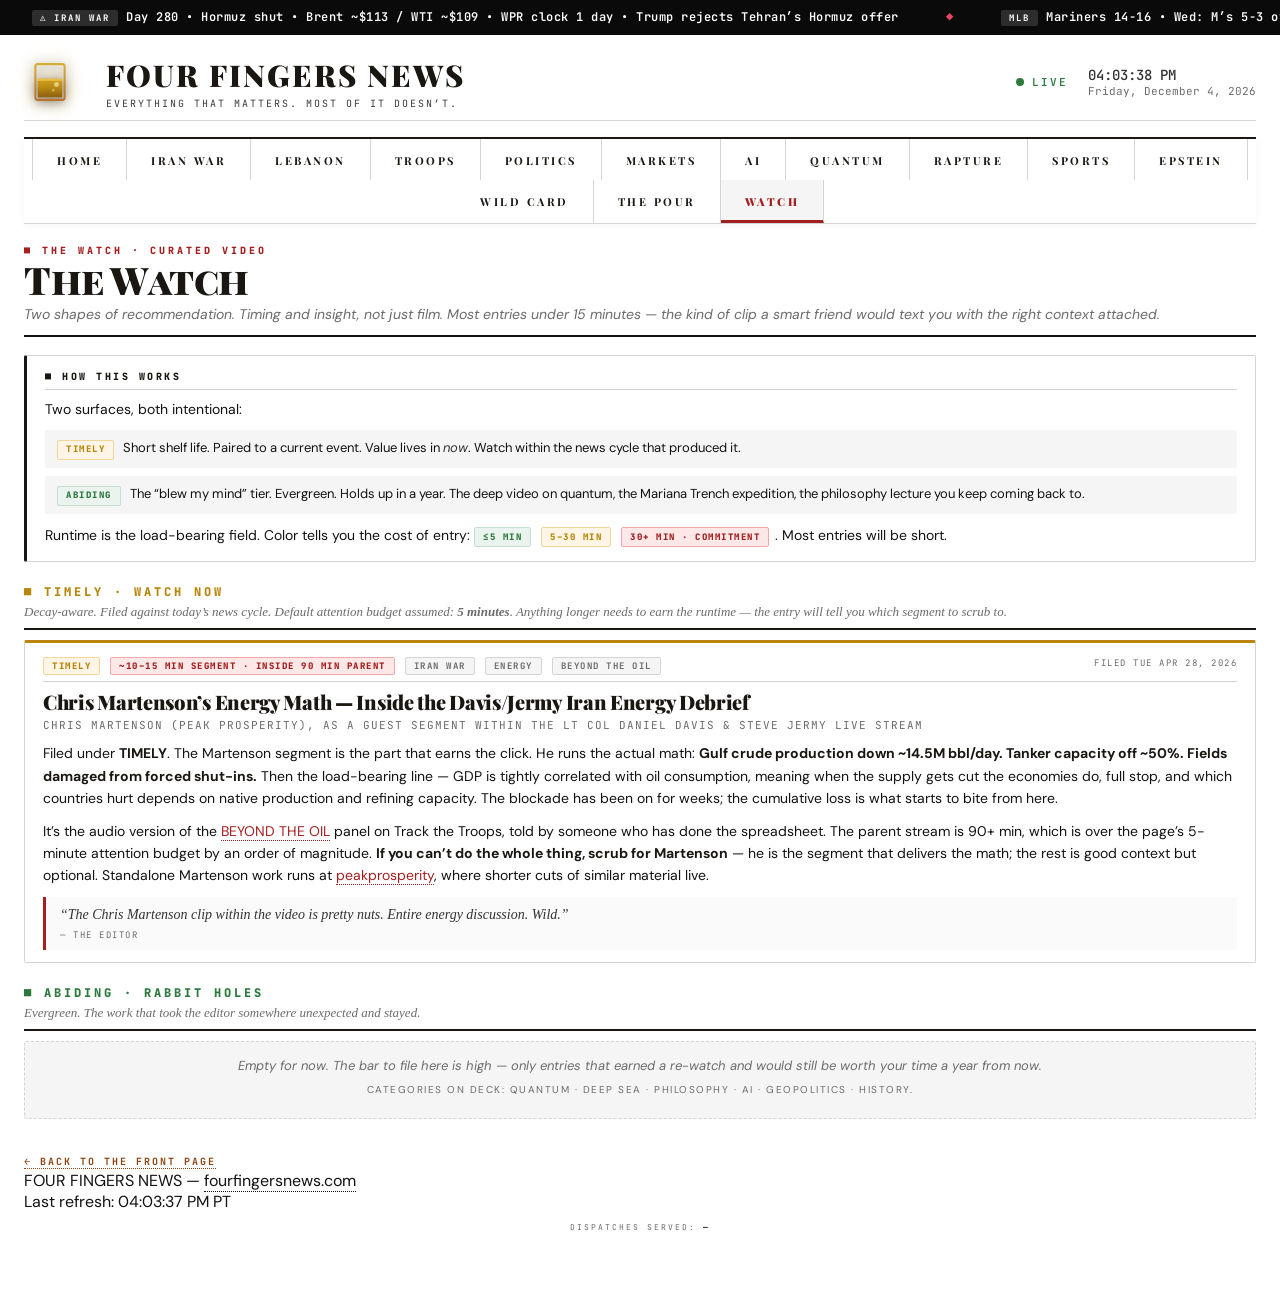
<file: watch.html>
<!DOCTYPE html>
<html lang="en">
<head>
<meta charset="UTF-8">
<meta name="viewport" content="width=device-width, initial-scale=1.0">
<meta http-equiv="Cache-Control" content="no-cache, no-store, must-revalidate"><meta http-equiv="Pragma" content="no-cache"><meta http-equiv="Expires" content="0">
<title>The Watch &mdash; Four Fingers News</title>
<meta name="description" content="Curated video. Two shapes — TIMELY (short shelf life, current-event paired) and ABIDING (evergreen, the blew-my-mind tier). Timing and insight over film recommendation.">
<meta name="theme-color" content="#0f1419">
<link rel="canonical" href="https://fourfingersnews.com/">
<meta property="og:type" content="website">
<meta property="og:site_name" content="Four Fingers News">
<meta property="og:title" content="The Watch &mdash; Four Fingers News">
<meta property="og:description" content="Curated video. Two shapes — TIMELY (short shelf life, current-event paired) and ABIDING (evergreen, the blew-my-mind tier). Timing and insight over film recommendation.">
<meta property="og:url" content="https://fourfingersnews.com/">
<meta name="twitter:card" content="summary_large_image">
<meta name="twitter:title" content="The Watch &mdash; Four Fingers News">
<meta name="twitter:description" content="Curated video. Two shapes — TIMELY (short shelf life, current-event paired) and ABIDING (evergreen, the blew-my-mind tier). Timing and insight over film recommendation.">
<link rel="icon" href="data:image/svg+xml,%3Csvg xmlns='http://www.w3.org/2000/svg' viewBox='0 0 64 64'%3E%3Crect x='14' y='10' width='36' height='44' rx='3' ry='3' fill='none' stroke='%23d4af37' stroke-width='3'/%3E%3Crect x='17' y='28' width='30' height='23' fill='%23b8860b' opacity='0.95'/%3E%3Crect x='17' y='28' width='30' height='3' fill='%23d4a017' opacity='0.9'/%3E%3Ccircle cx='40' cy='34' r='3' fill='%23fff8e7' opacity='0.55'/%3E%3C/svg%3E">
<link rel="stylesheet" href="assets/style.css?v=1777391998">
</head>
<body class="light-mode">

<div class="chyron" id="chyronBar">
  <div class="chyron-track" id="chyronTrack">
    <span class="chyron-item"><span class="chyron-label">&#9888;&#65039; IRAN WAR</span>Day <span class="iran-day-count">62</span> &bull; Hormuz shut &bull; Brent ~$113 / WTI ~$109 &bull; WPR clock 1 day &bull; Trump rejects Tehran&rsquo;s Hormuz offer</span>
    <span class="chyron-sep">&#9670;</span>
    <span class="chyron-item"><span class="chyron-label">MLB</span><span class="chyronMLB">Mariners 14-16 &bull; Wed: M&rsquo;s 5-3 over Twins at T-Mobile &bull; Took the Cardinals 3-2 last week at Busch &bull; Bats stringing it together at home &bull; Twins series wraps Thu</span></span>
    <span class="chyron-sep">&#9670;</span>
    <span class="chyron-item"><span class="chyronKraken"><span class="chyron-label">KRAKEN</span>Season over &bull; 34-34-11 (79 pts) &bull; 3rd straight playoff miss &bull; Ron Francis out as hockey ops prez &bull; GM search underway &bull; Stanley Cup Playoffs Round 1 in progress &mdash; Kraken watching from the couch again</span></span>
    <span class="chyron-sep">&#9670;</span>
    <span class="chyron-item"><span class="chyron-label">&#9971; PGA</span>Rory&rsquo;s back-to-back Masters in the books &bull; PGA Tour heads to RBC Heritage (Hilton Head) this week &bull; Scheffler defending &bull; Rory rumored for early-season LIV exhibition &mdash; PGA Tour silent</span>
    <span class="chyron-sep">&#9670;</span>
    <span class="chyron-item"><span class="chyron-label">NFL</span>Draft Rd 1&ndash;3 done &bull; Seahawks: RB Jadarian Price (Notre Dame) #32 &middot; S Bud Clark (TCU) #64 &middot; CB Julian Neal (Arkansas) #99 &mdash; back-half-of-the-secondary class, Clark a 15-INT ball-hawk &bull; Raiders QB Mendoza #1 overall &bull; Rams QB Ty Simpson #13 &bull; 9 OL in Rd 1 ties the record &bull; 4 Ohio St in the top 11 &bull; Rd 4&ndash;7 wrapped Sat</span>
    <span class="chyron-sep">&#9670;</span>
    <span class="chyron-item"><span class="chyron-label">&#128176; POLYMARKET</span>$200M+ traded on Iran war markets &bull; 50+ accounts under insider probe &bull; Congress demanding investigation &bull; Bets placed hours before ceasefire &bull; DOJ Thu charges Army SF MSgt Van Dyke (Fayetteville) &mdash; allegedly $400K on Maduro-raid contracts using classified info; 3 CEA counts + wire fraud + unlawful monetary transaction</span>
    <span class="chyron-sep">&#9670;</span>
    <span class="chyron-item"><span class="chyron-label">&#128308; HORMUZ</span>Seizure register: US Sun Apr 19 (Touska, Gulf of Oman) &bull; US Tue (Tifani, INDOPACOM) &bull; US Thu (Majestic X, Indian Ocean) &bull; US Sat Apr 25 (Sevan, Arabian Sea, off USS Pinckney) &bull; Iran Wed (Francesca + Epaminondas in the strait) &bull; Mon tracker: 16 vessels through vs ~60/day pre-war &bull; Sat tracker (MarineTraffic): just 1 transit in 12 hrs (Greek bulk carrier LB Energy) &bull; CENTCOM: 38 redirected since Apr 13 &bull; UN IMO flags ~20,000 seafarers stranded &bull; UKMTO threat level: critical &bull; Pentagon briefs Congress on six-month mine-clearance scenario</span>
    <span class="chyron-sep">&#9670;</span>
    <span class="chyron-item"><span class="chyron-label">&#128483; EPSTEIN</span>BONDI cuts deal with House Oversight &mdash; sits for deposition MAY 29 (contempt threat off the table after Mon no-show) &bull; SAME AFTERNOON: GAO opens formal review of DOJ&rsquo;s Epstein file release &mdash; redaction fail and what was withheld both in scope &bull; ACTING AG BLANCHE: DOJ &ldquo;has released everything the law requires&rdquo; &mdash; Congress disagrees; HR-4405 (Transparency Act) still live in House &bull; Fed judge tossed Trump&rsquo;s WSJ defamation suit over 50th-birthday letter (Trump &ldquo;nowhere close&rdquo; to &ldquo;actual malice&rdquo;) &bull; ZERO new US arrests despite 3.5M+ pages &bull; 43 victim names exposed in DOJ redaction fail &bull; Gates June testimony still on calendar</span>
    <span class="chyron-sep">&#9670;</span>
    <span class="chyron-item"><span class="chyron-label">&#127936; NBA</span>PLAYOFFS R1 &bull; Wed: ORL closes out DET in G5 &mdash; Magic advance to R2 &bull; Earlier Wed: BOS-PHI G5 in Boston (BOS led 3-1) &bull; SAS-POR series wraps (SAS led 3-1) &bull; LAL-HOU G5 in LA &bull; ATL-NYK G5, MIN-DEN G5 still on the board &bull; OKC-PHX G5 next</span>
    <span class="chyron-sep">&#9670;</span>
    <span class="chyron-item"><span class="chyron-label">&#128483; TRUMP</span>Mon: Cole Tomas Allen arraignment in DC fed court on firearm + assault-on-a-federal-officer counts; more charges expected &bull; Sun PM: WaPo/CNN report a note Allen sent family ~10 min before the WHCD attack &mdash; signed &ldquo;friendly federal assassin,&rdquo; ranks admin officials as targets &ldquo;from highest-ranking to lowest&rdquo; with an explicit exception for FBI Dir. Patel; investigators describe anti-Trump and anti-Christian rhetoric and grievances over detention-camp conditions; Allen wrote he does &ldquo;not expect forgiveness&rdquo; &bull; Sat 8:36 PM ET: armed man charges Secret Service line in WH Hilton lobby at the WHCD &mdash; Trump rushed off the dais; Vance, Hegseth, Rubio in the ballroom and moved out; one Secret Service agent shot at close range, vest stopped the round, suspect tackled. US Atty Pirro: 2 firearm counts + assault on a federal officer; arraignment Mon &bull; Sat AM to Fox&rsquo;s Aishah Hasnie: Witkoff &amp; Kushner NOT flying to Pakistan &mdash; &ldquo;we have all the cards&hellip; you&rsquo;re not going to be making any more 18-hour flights to sit around talking about nothing&rdquo;; Iran &ldquo;can call us anytime&rdquo; &bull; Sat Truth Social: &ldquo;tremendous infighting and confusion within their &lsquo;leadership.&rsquo; Nobody knows who is in charge, including them &hellip; we have all the cards, they have none! If they want to talk, all they have to do is call!!&rdquo; &bull; Sat reporters after the cancel: Iran &ldquo;within 10 minutes&hellip; gave us a new paper that was much better &hellip; a lot but not enough&rdquo;</span>
    <span class="chyron-sep">&#9670;</span>
    <span class="chyron-item"><span class="chyron-label">&#127777; CLIMATE</span>March 2026 hottest on record for Lower 48 &bull; Emperor penguins declared ENDANGERED &bull; Antarctic ice at record low &bull; Colorado St forecasts 13 named storms, 6 hurricanes for 2026 &bull; This is fine</span>
    <span class="chyron-sep">&#9670;</span>
    <span class="chyron-item"><span class="chyron-label">&#9962; POPE LEO XIV</span>In Equatorial Guinea &mdash; final leg of 11-day Africa tour &bull; Visited prison in Bata, told inmates &ldquo;you are not alone&rdquo; &bull; Open-air Mass in Malabo Thu, then home to Rome &bull; Tour hit Algeria &rarr; Cameroon &rarr; Angola &rarr; EQ &bull; Called out neocolonialism, corruption, extractivism across the continent &bull; 18,000 km covered</span>
    <span class="chyron-sep">&#9670;</span>
    <span class="chyron-item"><span class="chyron-label">&#127470;&#127481; ITALY</span>Meloni SUSPENDS auto-renewal of 2003 defense cooperation pact with Israel &mdash; announced Tue at Verona event &bull; Trigger: IDF fired warning shots at Italian UN peacekeeping convoy in Lebanon, damaged a vehicle &bull; Italy summoned Israel&rsquo;s ambassador &bull; Same day Trump trashed her in Corriere della Sera: &ldquo;I thought she had courage&rdquo; &bull; Israeli MFA pushes back: &ldquo;no security agreement with Italy&rdquo; &mdash; calls 2003 MoU empty &bull; Meloni also called Trump&rsquo;s attacks on Pope &ldquo;unacceptable&rdquo;</span>
    <span class="chyron-sep">&#9670;</span>
    <span class="chyron-item"><span class="chyron-label">&#127988;&#65039; CONGRESS</span>Reps. Tony Gonzales (R-TX) &amp; Eric Swalwell (D-CA) resigned &bull; Sudan enters YEAR 4 of war &mdash; UN humanitarian chief Fletcher: &ldquo;another year the world has failed the test of Sudan&rdquo; &bull; Maine lawmakers approve bill freezing new data centers until Nov 2027</span>
    <span class="chyron-sep">&#9670;</span>
    <span class="chyron-item"><span class="chyron-label">&#127473;&#127463; LEBANON</span>Three-week extension eight days old &bull; MON AM: IDF strikes Hezbollah sites in the Beqaa Valley &mdash; first Beqaa hit in ~3 weeks (Times of Israel) &bull; MON: Pres. Aoun to a southern delegation &mdash; negotiating with Israel &ldquo;is not betrayal&rdquo;; betrayal is &ldquo;those who take their country to war to serve foreign interests&rdquo; &bull; MON: HZ Sec-Gen Qassem rejects reported Beirut&ndash;Tel Aviv direct-talks plan as &ldquo;a grave sin&rdquo; &bull; MON AM: IDF kills Hussein Makled, head of Hezbollah intelligence HQ, in overnight Beirut precise strike &mdash; first Beirut hit since the Apr 19 extension began; HZ frames retaliation as &ldquo;legitimate response&rdquo; &bull; Western Galilee sirens Mon AM on suspected HZ drone &bull; Northern Israeli border-town mayors Sun PM: schools close from Tue, citing rocket and drone fire the ceasefire has not stopped &bull; FIRST IDF KIA INSIDE THE EXTENSION: Sgt. Idan Fooks, 19, killed Sun AM by Hezbollah explosive drone in Taybeh during tank repair &mdash; 6 wounded (4 serious incl. an officer, 1 moderate, 1 light); 2 follow-on drones at medevac, 1 intercepted, 1 detonated near responders; HZ takes credit, calls it response to truce violations &bull; Sun AM: IDF spox Adraee orders 7 villages N of the Litani to evacuate &mdash; will &ldquo;act forcefully&rdquo; vs HZ targets; strikes commence post-order, Kfar Tibnit hit with casualties (Lebanese state media) &bull; Netanyahu: HZ violations &ldquo;in practice, dismantling the ceasefire&rdquo; &bull; Sat: 2 Hezbollah projectiles at north (1 intercepted, 1 in open ground), sirens in Manara/Margaliot/Misgav Am &bull; IDF says six gunmen killed in Bint Jbeil exchange &bull; Netanyahu orders strikes &ldquo;with force&rdquo; &mdash; IDF hits Hezbollah-linked buildings in Haddatha, Zibqine, al-Sultaniyeh and Kherbet Selm, claims &ldquo;more than 15 eliminated&rdquo; (incl. three in a vehicle &ldquo;loaded with weapons&rdquo;) &bull; IAF intercepts &ldquo;suspicious aerial target&rdquo; over south Sat PM; Hezbollah downs IDF drone &bull; NNA: 4 killed on truck + motorcycle in Yohmor al-Shaqif (Nabatieh); 2 killed/17 wounded (women and children among the wounded) in Safad al-Battikh &bull; Lebanon Health Min: 6 killed across Sat strikes &bull; Sun PM: Pres. Aoun calls Litani-bridge strikes a &ldquo;dangerous escalation,&rdquo; an attempt &ldquo;to sever geographical connectivity&rdquo; between south Lebanon and the rest, obstructing humanitarian aid &bull; Sun PM: Hezbollah recasts the Taybeh hit as a roadside-bomb ambush on an 8-vehicle Israeli armored convoy moving Taybeh&rarr;Deir Seryan, claims 4 Merkavas destroyed/set ablaze; IDF count unchanged at 1 KIA + 6 wounded &bull; Scope on paper still: halt to strikes, IDF withdrawal, prisoner release, LAF deployment, reconstruction &bull; Hezbollah still rejects the track</span>
    <span class="chyron-sep">&#9670;</span>
    <span class="chyron-item"><span class="chyron-label">&#127916;&#65039; MEDIA</span>WBD shareholders Thu approve the $110B Paramount Skydance merger &mdash; $31/share values Warner Bros. Discovery at ~$77B &bull; Combines HBO Max, CNN, TBS, TNT, and the Warner Bros. film studio into the Paramount Skydance stack &bull; Regulatory review next in Washington (DOJ subpoenas sent late Mar on studio output, content rights, streaming, theaters) and London &bull; Both boards had endorsed unanimously</span>
    <span class="chyron-sep">&#9670;</span>
    <span class="chyron-item"><span class="chyron-label">&#128200; MARKETS</span>WED FOMC: holds 3.50&ndash;3.75% on an 8&ndash;4 vote &mdash; FOUR DISSENTS, widest split since 1992 &bull; Powell: inflation read &ldquo;the noisiest data in a decade,&rdquo; labor &ldquo;still arguably full employment&rdquo; &bull; Wed close: S&amp;P 7,135.95 (&minus;0.04%) &bull; Brent settles ~$113, WTI ~$109 on Trump&rsquo;s Hormuz-offer rejection &bull; National gas $4.27 &bull; Mag-7 earnings still loading the wk &bull; DOJ probe of Powell dropped earlier; Warsh runway open</span>
    <span class="chyron-sep">&#9670;</span>
    <span class="chyron-item"><span class="chyron-label">QUANTUM</span>Quantinuum hits 94 logical qubits from 98 physical &bull; Error correction at break-even &bull; Q-Day estimates lurch to ~2030 &bull; China&rsquo;s 3,700km quantum network live &bull; Google Willow 13,000x advantage &bull; $38B global spend</span>
    <span class="chyron-sep">&#9670;</span>
    <span class="chyron-item"><span class="chyron-label">&#9943;&#65039; TRUTH</span>Trump Thu AM: Navy &ldquo;to shoot and kill any boat&rdquo; laying mines in Hormuz, &ldquo;no hesitation&rdquo; &bull; Minesweepers &ldquo;tripled up&rdquo; &bull; Frame: &ldquo;total control,&rdquo; strait &ldquo;Sealed up Tight&rdquo; &bull; &ldquo;No ship can enter or leave without the approval of the United States Navy... until such time as Iran is able to make a DEAL&rdquo;</span>
    <span class="chyron-sep">&#9670;</span>
    <span class="chyron-item"><span class="chyron-label">&#128138; HEALTH</span>73% of Americans say insurer delays/denials are major problem &bull; Sheer Health launching to fight insurance battles &bull; AbbVie + Genentech joining White House discount drug site</span>
    <span class="chyron-sep">&#9670;</span>
    <span class="chyron-item"><span class="chyron-label">&#9878; ANTITRUST</span>Federal jury finds Live Nation ILLEGALLY MONOPOLIZED US concert ticketing &bull; 30+ states brought case without DOJ support &bull; Consumer refunds possible &bull; Ticketmaster dominance confirmed in court</span>
    <span class="chyron-sep">&#9670;</span>
    <span class="chyron-item"><span class="chyron-label">GAS</span><span id="chyronGas1">Seattle avg: loading...</span></span>
    <span class="chyron-sep">&#9670;</span>
    <span class="chyron-item"><span class="chyron-label">&#9981; GAS</span><span id="chyronGasNatl">Nat'l avg: loading...</span></span>
    <span class="chyron-sep">&#9670;</span>
    <span class="chyron-item"><span class="chyron-label">&#9888;&#65039; IRAN WAR</span>Day <span class="iran-day-count">62</span> &bull; Hormuz shut &bull; Brent ~$113 / WTI ~$109 &bull; WPR clock 1 day &bull; Trump rejects Tehran&rsquo;s Hormuz offer</span>
    <span class="chyron-sep">&#9670;</span>
    <span class="chyron-item"><span class="chyron-label">MLB</span><span class="chyronMLB">Mariners 14-16 &bull; Wed: M&rsquo;s 5-3 over Twins at T-Mobile &bull; Took the Cardinals 3-2 last week at Busch &bull; Bats stringing it together at home &bull; Twins series wraps Thu</span></span>
    <span class="chyron-sep">&#9670;</span>
    <span class="chyron-item"><span class="chyronKraken"><span class="chyron-label">KRAKEN</span>Season over &bull; 34-34-11 (79 pts) &bull; 3rd straight playoff miss &bull; Ron Francis out as hockey ops prez &bull; GM search underway &bull; Stanley Cup Playoffs Round 1 in progress &mdash; Kraken watching from the couch again</span></span>
    <span class="chyron-sep">&#9670;</span>
    <span class="chyron-item"><span class="chyron-label">&#9971; PGA</span>Rory&rsquo;s back-to-back Masters in the books &bull; PGA Tour heads to RBC Heritage (Hilton Head) this week &bull; Scheffler defending &bull; Rory rumored for early-season LIV exhibition &mdash; PGA Tour silent</span>
    <span class="chyron-sep">&#9670;</span>
    <span class="chyron-item"><span class="chyron-label">NFL</span>Draft Rd 1&ndash;3 done &bull; Seahawks: RB Jadarian Price (Notre Dame) #32 &middot; S Bud Clark (TCU) #64 &middot; CB Julian Neal (Arkansas) #99 &mdash; back-half-of-the-secondary class, Clark a 15-INT ball-hawk &bull; Raiders QB Mendoza #1 overall &bull; Rams QB Ty Simpson #13 &bull; 9 OL in Rd 1 ties the record &bull; 4 Ohio St in the top 11 &bull; Rd 4&ndash;7 wrapped Sat</span>
    <span class="chyron-sep">&#9670;</span>
    <span class="chyron-item"><span class="chyron-label">&#128176; POLYMARKET</span>$200M+ traded on Iran war markets &bull; 50+ accounts under insider probe &bull; Congress demanding investigation &bull; Bets placed hours before ceasefire &bull; DOJ Thu charges Army SF MSgt Van Dyke (Fayetteville) &mdash; allegedly $400K on Maduro-raid contracts using classified info; 3 CEA counts + wire fraud + unlawful monetary transaction</span>
    <span class="chyron-sep">&#9670;</span>
    <span class="chyron-item"><span class="chyron-label">&#128308; HORMUZ</span>Seizure register: US Sun Apr 19 (Touska, Gulf of Oman) &bull; US Tue (Tifani, INDOPACOM) &bull; US Thu (Majestic X, Indian Ocean) &bull; US Sat Apr 25 (Sevan, Arabian Sea, off USS Pinckney) &bull; Iran Wed (Francesca + Epaminondas in the strait) &bull; Mon tracker: 16 vessels through vs ~60/day pre-war &bull; Sat tracker (MarineTraffic): just 1 transit in 12 hrs (Greek bulk carrier LB Energy) &bull; CENTCOM: 38 redirected since Apr 13 &bull; UN IMO flags ~20,000 seafarers stranded &bull; UKMTO threat level: critical &bull; Pentagon briefs Congress on six-month mine-clearance scenario</span>
    <span class="chyron-sep">&#9670;</span>
    <span class="chyron-item"><span class="chyron-label">&#128483; EPSTEIN</span>BONDI cuts deal with House Oversight &mdash; sits for deposition MAY 29 (contempt threat off the table after Mon no-show) &bull; SAME AFTERNOON: GAO opens formal review of DOJ&rsquo;s Epstein file release &mdash; redaction fail and what was withheld both in scope &bull; ACTING AG BLANCHE: DOJ &ldquo;has released everything the law requires&rdquo; &mdash; Congress disagrees; HR-4405 (Transparency Act) still live in House &bull; Fed judge tossed Trump&rsquo;s WSJ defamation suit over 50th-birthday letter (Trump &ldquo;nowhere close&rdquo; to &ldquo;actual malice&rdquo;) &bull; ZERO new US arrests despite 3.5M+ pages &bull; 43 victim names exposed in DOJ redaction fail &bull; Gates June testimony still on calendar</span>
    <span class="chyron-sep">&#9670;</span>
    <span class="chyron-item"><span class="chyron-label">&#127936; NBA</span>PLAYOFFS R1 &bull; Wed: ORL closes out DET in G5 &mdash; Magic advance to R2 &bull; Earlier Wed: BOS-PHI G5 in Boston (BOS led 3-1) &bull; SAS-POR series wraps (SAS led 3-1) &bull; LAL-HOU G5 in LA &bull; ATL-NYK G5, MIN-DEN G5 still on the board &bull; OKC-PHX G5 next</span>
    <span class="chyron-sep">&#9670;</span>
    <span class="chyron-item"><span class="chyron-label">&#128483; TRUMP</span>Mon: Cole Tomas Allen arraignment in DC fed court on firearm + assault-on-a-federal-officer counts; more charges expected &bull; Sun PM: WaPo/CNN report a note Allen sent family ~10 min before the WHCD attack &mdash; signed &ldquo;friendly federal assassin,&rdquo; ranks admin officials as targets &ldquo;from highest-ranking to lowest&rdquo; with an explicit exception for FBI Dir. Patel; investigators describe anti-Trump and anti-Christian rhetoric and grievances over detention-camp conditions; Allen wrote he does &ldquo;not expect forgiveness&rdquo; &bull; Sat 8:36 PM ET: armed man charges Secret Service line in WH Hilton lobby at the WHCD &mdash; Trump rushed off the dais; Vance, Hegseth, Rubio in the ballroom and moved out; one Secret Service agent shot at close range, vest stopped the round, suspect tackled. US Atty Pirro: 2 firearm counts + assault on a federal officer; arraignment Mon &bull; Sat AM to Fox&rsquo;s Aishah Hasnie: Witkoff &amp; Kushner NOT flying to Pakistan &mdash; &ldquo;we have all the cards&hellip; you&rsquo;re not going to be making any more 18-hour flights to sit around talking about nothing&rdquo;; Iran &ldquo;can call us anytime&rdquo; &bull; Sat Truth Social: &ldquo;tremendous infighting and confusion within their &lsquo;leadership.&rsquo; Nobody knows who is in charge, including them &hellip; we have all the cards, they have none! If they want to talk, all they have to do is call!!&rdquo; &bull; Sat reporters after the cancel: Iran &ldquo;within 10 minutes&hellip; gave us a new paper that was much better &hellip; a lot but not enough&rdquo;</span>
    <span class="chyron-sep">&#9670;</span>
    <span class="chyron-item"><span class="chyron-label">&#127777; CLIMATE</span>March 2026 hottest on record for Lower 48 &bull; Emperor penguins declared ENDANGERED &bull; Antarctic ice at record low &bull; Colorado St forecasts 13 named storms, 6 hurricanes for 2026 &bull; This is fine</span>
    <span class="chyron-sep">&#9670;</span>
    <span class="chyron-item"><span class="chyron-label">&#9962; POPE LEO XIV</span>In Equatorial Guinea &mdash; final leg of 11-day Africa tour &bull; Visited prison in Bata, told inmates &ldquo;you are not alone&rdquo; &bull; Open-air Mass in Malabo Thu, then home to Rome &bull; Tour hit Algeria &rarr; Cameroon &rarr; Angola &rarr; EQ &bull; Called out neocolonialism, corruption, extractivism across the continent &bull; 18,000 km covered</span>
    <span class="chyron-sep">&#9670;</span>
    <span class="chyron-item"><span class="chyron-label">&#127470;&#127481; ITALY</span>Meloni SUSPENDS auto-renewal of 2003 defense cooperation pact with Israel &mdash; announced Tue at Verona event &bull; Trigger: IDF fired warning shots at Italian UN peacekeeping convoy in Lebanon, damaged a vehicle &bull; Italy summoned Israel&rsquo;s ambassador &bull; Same day Trump trashed her in Corriere della Sera: &ldquo;I thought she had courage&rdquo; &bull; Israeli MFA pushes back: &ldquo;no security agreement with Italy&rdquo; &mdash; calls 2003 MoU empty &bull; Meloni also called Trump&rsquo;s attacks on Pope &ldquo;unacceptable&rdquo;</span>
    <span class="chyron-sep">&#9670;</span>
    <span class="chyron-item"><span class="chyron-label">&#127988;&#65039; CONGRESS</span>Reps. Tony Gonzales (R-TX) &amp; Eric Swalwell (D-CA) resigned &bull; Sudan enters YEAR 4 of war &mdash; UN humanitarian chief Fletcher: &ldquo;another year the world has failed the test of Sudan&rdquo; &bull; Maine lawmakers approve bill freezing new data centers until Nov 2027</span>
    <span class="chyron-sep">&#9670;</span>
    <span class="chyron-item"><span class="chyron-label">&#127473;&#127463; LEBANON</span>Three-week extension eight days old &bull; MON AM: IDF strikes Hezbollah sites in the Beqaa Valley &mdash; first Beqaa hit in ~3 weeks (Times of Israel) &bull; MON: Pres. Aoun to a southern delegation &mdash; negotiating with Israel &ldquo;is not betrayal&rdquo;; betrayal is &ldquo;those who take their country to war to serve foreign interests&rdquo; &bull; MON: HZ Sec-Gen Qassem rejects reported Beirut&ndash;Tel Aviv direct-talks plan as &ldquo;a grave sin&rdquo; &bull; MON AM: IDF kills Hussein Makled, head of Hezbollah intelligence HQ, in overnight Beirut precise strike &mdash; first Beirut hit since the Apr 19 extension began; HZ frames retaliation as &ldquo;legitimate response&rdquo; &bull; Western Galilee sirens Mon AM on suspected HZ drone &bull; Northern Israeli border-town mayors Sun PM: schools close from Tue, citing rocket and drone fire the ceasefire has not stopped &bull; FIRST IDF KIA INSIDE THE EXTENSION: Sgt. Idan Fooks, 19, killed Sun AM by Hezbollah explosive drone in Taybeh during tank repair &mdash; 6 wounded (4 serious incl. an officer, 1 moderate, 1 light); 2 follow-on drones at medevac, 1 intercepted, 1 detonated near responders; HZ takes credit, calls it response to truce violations &bull; Sun AM: IDF spox Adraee orders 7 villages N of the Litani to evacuate &mdash; will &ldquo;act forcefully&rdquo; vs HZ targets; strikes commence post-order, Kfar Tibnit hit with casualties (Lebanese state media) &bull; Netanyahu: HZ violations &ldquo;in practice, dismantling the ceasefire&rdquo; &bull; Sat: 2 Hezbollah projectiles at north (1 intercepted, 1 in open ground), sirens in Manara/Margaliot/Misgav Am &bull; IDF says six gunmen killed in Bint Jbeil exchange &bull; Netanyahu orders strikes &ldquo;with force&rdquo; &mdash; IDF hits Hezbollah-linked buildings in Haddatha, Zibqine, al-Sultaniyeh and Kherbet Selm, claims &ldquo;more than 15 eliminated&rdquo; (incl. three in a vehicle &ldquo;loaded with weapons&rdquo;) &bull; IAF intercepts &ldquo;suspicious aerial target&rdquo; over south Sat PM; Hezbollah downs IDF drone &bull; NNA: 4 killed on truck + motorcycle in Yohmor al-Shaqif (Nabatieh); 2 killed/17 wounded (women and children among the wounded) in Safad al-Battikh &bull; Lebanon Health Min: 6 killed across Sat strikes &bull; Sun PM: Pres. Aoun calls Litani-bridge strikes a &ldquo;dangerous escalation,&rdquo; an attempt &ldquo;to sever geographical connectivity&rdquo; between south Lebanon and the rest, obstructing humanitarian aid &bull; Sun PM: Hezbollah recasts the Taybeh hit as a roadside-bomb ambush on an 8-vehicle Israeli armored convoy moving Taybeh&rarr;Deir Seryan, claims 4 Merkavas destroyed/set ablaze; IDF count unchanged at 1 KIA + 6 wounded &bull; Scope on paper still: halt to strikes, IDF withdrawal, prisoner release, LAF deployment, reconstruction &bull; Hezbollah still rejects the track</span>
    <span class="chyron-sep">&#9670;</span>
    <span class="chyron-item"><span class="chyron-label">&#127916;&#65039; MEDIA</span>WBD shareholders Thu approve the $110B Paramount Skydance merger &mdash; $31/share values Warner Bros. Discovery at ~$77B &bull; Combines HBO Max, CNN, TBS, TNT, and the Warner Bros. film studio into the Paramount Skydance stack &bull; Regulatory review next in Washington (DOJ subpoenas sent late Mar on studio output, content rights, streaming, theaters) and London &bull; Both boards had endorsed unanimously</span>
    <span class="chyron-sep">&#9670;</span>
    <span class="chyron-item"><span class="chyron-label">&#128200; MARKETS</span>WED FOMC: holds 3.50&ndash;3.75% on an 8&ndash;4 vote &mdash; FOUR DISSENTS, widest split since 1992 &bull; Powell: inflation read &ldquo;the noisiest data in a decade,&rdquo; labor &ldquo;still arguably full employment&rdquo; &bull; Wed close: S&amp;P 7,135.95 (&minus;0.04%) &bull; Brent settles ~$113, WTI ~$109 on Trump&rsquo;s Hormuz-offer rejection &bull; National gas $4.27 &bull; Mag-7 earnings still loading the wk &bull; DOJ probe of Powell dropped earlier; Warsh runway open</span>
    <span class="chyron-sep">&#9670;</span>
    <span class="chyron-item"><span class="chyron-label">QUANTUM</span>Quantinuum hits 94 logical qubits from 98 physical &bull; Error correction at break-even &bull; Q-Day estimates lurch to ~2030 &bull; China&rsquo;s 3,700km quantum network live &bull; Google Willow 13,000x advantage &bull; $38B global spend</span>
    <span class="chyron-sep">&#9670;</span>
    <span class="chyron-item"><span class="chyron-label">&#9943;&#65039; TRUTH</span>Trump Thu AM: Navy &ldquo;to shoot and kill any boat&rdquo; laying mines in Hormuz, &ldquo;no hesitation&rdquo; &bull; Minesweepers &ldquo;tripled up&rdquo; &bull; Frame: &ldquo;total control,&rdquo; strait &ldquo;Sealed up Tight&rdquo; &bull; &ldquo;No ship can enter or leave without the approval of the United States Navy... until such time as Iran is able to make a DEAL&rdquo;</span>
    <span class="chyron-sep">&#9670;</span>
    <span class="chyron-item"><span class="chyron-label">&#128138; HEALTH</span>73% of Americans say insurer delays/denials are major problem &bull; Sheer Health launching to fight insurance battles &bull; AbbVie + Genentech joining White House discount drug site</span>
    <span class="chyron-sep">&#9670;</span>
    <span class="chyron-item"><span class="chyron-label">&#9878; ANTITRUST</span>Federal jury finds Live Nation ILLEGALLY MONOPOLIZED US concert ticketing &bull; 30+ states brought case without DOJ support &bull; Consumer refunds possible &bull; Ticketmaster dominance confirmed in court</span>
    <span class="chyron-sep">&#9670;</span>
    <span class="chyron-item"><span class="chyron-label">GAS</span><span id="chyronGas2">Seattle avg: loading...</span></span>
    <span class="chyron-sep">&#9670;</span>
    <span class="chyron-item"><span class="chyron-label">&#9981; GAS</span><span id="chyronGasNatl2">Nat'l avg: loading...</span></span>
    <span class="chyron-sep">&#9670;</span>
  </div>
</div>

<div class="bg-grid"></div>

<div class="particles" id="particles"></div>

<div class="main">

  <!-- ═══ HEADER ═══ -->
    <!-- &#9552;&#9552;&#9552; HEADER &#9552;&#9552;&#9552; -->
  <header class="header">
    <div class="header-left">
      <!-- whiskey-glass mark Ã¢ÂÂ distillery palette -->
      <svg width="52" height="52" viewBox="0 0 64 64" style="flex-shrink:0;margin-right:14px;filter:drop-shadow(0 2px 6px rgba(0,0,0,0.5)) drop-shadow(0 0 10px rgba(212,160,23,0.35));" aria-hidden="true">
        <defs>
          <linearGradient id="whiskey" x1="0" y1="0" x2="0" y2="1">
            <stop offset="0%" stop-color="#d4a017"/>
            <stop offset="50%" stop-color="#b8860b"/>
            <stop offset="100%" stop-color="#8b5a0a"/>
          </linearGradient>
          <linearGradient id="glass" x1="0" y1="0" x2="0" y2="1">
            <stop offset="0%" stop-color="#d4af37"/>
            <stop offset="100%" stop-color="#b87333"/>
          </linearGradient>
        </defs>
        <rect x="14" y="10" width="36" height="44" rx="3" ry="3" fill="none" stroke="url(#glass)" stroke-width="2.5"/>
        <rect x="17" y="28" width="30" height="23" fill="url(#whiskey)" opacity="0.95"/>
        <rect x="17" y="28" width="30" height="2.5" fill="#f0c64a" opacity="0.85"/>
        <circle cx="40" cy="35" r="3" fill="#fff8e7" opacity="0.55"/>
        <circle cx="36" cy="42" r="1.6" fill="#fff8e7" opacity="0.4"/>
        <line x1="22" y1="51" x2="42" y2="51" stroke="#fff8e7" stroke-width="0.6" opacity="0.3"/>
      </svg>
      <div>
        <div class="header-title" style="font-family:Georgia,'Playfair Display',serif;letter-spacing:2px;">FOUR FINGERS NEWS</div>
        <div class="header-subtitle" id="ffnTagline">THE NEWS, NEAT.</div>
      </div>
    </div>
    <script>
      // Tagline rotator Ã¢ÂÂ keeps all the contenders in circulation
      (function(){
        var taglines = [
          'THE NEWS, NEAT.',
          'POUR FIRST. READ SECOND.',
          'TWO FINGERS FOR THE MARKETS, TWO FOR THE POLITICS.',
          'EVERYTHING THAT MATTERS. MOST OF IT DOESN&rsquo;T.',
          'HARD NEWS. SOFT IRONY. ROCKS OPTIONAL.',
          'SERVED NEAT. NEVER WATERED DOWN.',
          'NO ICE. NO CHASER. NO SPIN.'
        ];
        var i = 0;
        var el = document.getElementById('ffnTagline');
        if(!el) return;
        // pick a random starting tagline so it&rsquo;s different each pageload
        i = Math.floor(Math.random() * taglines.length);
        el.innerHTML = taglines[i];
        setInterval(function(){
          i = (i + 1) % taglines.length;
          el.style.opacity = '0';
          setTimeout(function(){
            el.innerHTML = taglines[i];
            el.style.opacity = '';
          }, 350);
        }, 9000);
      })();
    </script>
    <div class="header-right">
      <div class="live-indicator">
        <div class="live-dot"></div>
        LIVE
      </div>
      <div>
        <div class="clock" id="clock">--:--:-- --</div>
        <div class="clock-date" id="clockDate">---</div>
      </div>
    </div>
  </header>

  <!-- ═══ SECTION NAV ═══ -->
  <nav class="section-nav">
    <div class="section-nav-inner">
      <a href="index.html">Home</a>
      <a href="iran.html">Iran War</a>
      <a href="lebanon.html">Lebanon</a>
      <a href="troops.html">Troops</a>
      <a href="politics.html">Politics</a>
      <a href="markets.html">Markets</a>
      <a href="ai.html">AI</a>
      <a href="quantum.html">Quantum</a>
      <a href="rapture.html">Rapture</a>
      <a href="sports.html">Sports</a>
      <a href="epstein.html">Epstein</a>
      <a href="wildcard.html">Wild Card</a>
      <a href="pour.html">The Pour</a>
      <a href="watch.html" class="active">Watch</a>
    </div>
  </nav>

  <!-- ═══ THE WATCH — masthead ═══ -->
  <div class="lan-page-masthead">
    <div class="lpm-tag">&#9632; THE WATCH &middot; CURATED VIDEO</div>
    <div class="lpm-name">The Watch</div>
    <div class="lpm-kicker">Two shapes of recommendation. Timing and insight, not just film. Most entries under 15 minutes &mdash; the kind of clip a smart friend would text you with the right context attached.</div>
  </div>

  <!-- ═══ EDITOR'S NOTE ═══ -->
  <div class="watch-about">
    <div class="watch-about-tag">&#9632; HOW THIS WORKS</div>
    <p>Two surfaces, both intentional:</p>
    <ul class="watch-about-list">
      <li><span class="watch-tier-pill watch-tier-timely">TIMELY</span> Short shelf life. Paired to a current event. Value lives in <em>now</em>. Watch within the news cycle that produced it.</li>
      <li><span class="watch-tier-pill watch-tier-abiding">ABIDING</span> The &ldquo;blew my mind&rdquo; tier. Evergreen. Holds up in a year. The deep video on quantum, the Mariana Trench expedition, the philosophy lecture you keep coming back to.</li>
    </ul>
    <p>Runtime is the load-bearing field. Color tells you the cost of entry: <span class="watch-rt-pill watch-rt-short">&le;5 MIN</span> <span class="watch-rt-pill watch-rt-mid">5&ndash;30 MIN</span> <span class="watch-rt-pill watch-rt-long">30+ MIN &middot; COMMITMENT</span>. Most entries will be short.</p>
  </div>

  <!-- ═══ TIMELY — WATCH NOW ═══ -->
  <div class="watch-section-head">
    <div class="watch-section-tag watch-section-tag-timely">&#9632; TIMELY &middot; WATCH NOW</div>
    <div class="watch-section-sub">Decay-aware. Filed against today&rsquo;s news cycle. Default attention budget assumed: <b>5 minutes</b>. Anything longer needs to earn the runtime &mdash; the entry will tell you which segment to scrub to.</div>
  </div>
  <div class="watch-feed" id="watchTimely">

    <!-- Entry · Apr 28, 2026 · Chris Martenson energy math (parent: Davis/Jermy live) -->
    <article class="watch-entry">
      <div class="watch-entry-head">
        <div class="watch-entry-tags">
          <span class="watch-tier-pill watch-tier-timely">TIMELY</span>
          <span class="watch-rt-pill watch-rt-long">~10&ndash;15 MIN SEGMENT &middot; INSIDE 90 MIN PARENT</span>
          <span class="watch-topic-tag">Iran War</span>
          <span class="watch-topic-tag">Energy</span>
          <span class="watch-topic-tag">Beyond The Oil</span>
        </div>
        <div class="watch-entry-date">Filed Tue Apr 28, 2026</div>
      </div>
      <h3 class="watch-entry-title">
        <a href="https://www.youtube.com/live/cjUPUniAKlo" target="_blank" rel="noopener">Chris Martenson&rsquo;s Energy Math &mdash; Inside the Davis/Jermy Iran Energy Debrief</a>
      </h3>
      <div class="watch-entry-creator">Chris Martenson (Peak Prosperity), as a guest segment within the Lt Col Daniel Davis &amp; Steve Jermy live stream</div>
      <div class="watch-entry-take">
        <p>Filed under <b>TIMELY</b>. The Martenson segment is the part that earns the click. He runs the actual math: <b>Gulf crude production down ~14.5M bbl/day. Tanker capacity off ~50%. Fields damaged from forced shut-ins.</b> Then the load-bearing line &mdash; GDP is tightly correlated with oil consumption, meaning when the supply gets cut the economies do, full stop, and which countries hurt depends on native production and refining capacity. The blockade has been on for weeks; the cumulative loss is what starts to bite from here.</p>
        <p>It&rsquo;s the audio version of the <a href="troops.html">BEYOND THE OIL</a> panel on Track the Troops, told by someone who has done the spreadsheet. The parent stream is 90+ min, which is over the page&rsquo;s 5-minute attention budget by an order of magnitude. <b>If you can&rsquo;t do the whole thing, scrub for Martenson</b> &mdash; he is the segment that delivers the math; the rest is good context but optional. Standalone Martenson work runs at <a href="https://www.youtube.com/user/ChrisMartensondotcom" target="_blank" rel="noopener">peakprosperity</a>, where shorter cuts of similar material live.</p>
        <div class="watch-pull">&ldquo;The Chris Martenson clip within the video is pretty nuts. Entire energy discussion. Wild.&rdquo;<cite>&mdash; The Editor</cite></div>
      </div>
    </article>

  </div>

  <!-- ═══ ABIDING — RABBIT HOLES ═══ -->
  <div class="watch-section-head">
    <div class="watch-section-tag watch-section-tag-abiding">&#9632; ABIDING &middot; RABBIT HOLES</div>
    <div class="watch-section-sub">Evergreen. The work that took the editor somewhere unexpected and stayed.</div>
  </div>
  <div class="watch-feed" id="watchAbiding">
    <div class="watch-empty">
      <p>Empty for now. The bar to file here is high &mdash; only entries that earned a re-watch and would still be worth your time a year from now.</p>
      <p class="watch-empty-meta">Categories on deck: Quantum &middot; Deep Sea &middot; Philosophy &middot; AI &middot; Geopolitics &middot; History.</p>
    </div>
  </div>

  <p style="margin-top:18px;"><a href="index.html" class="back-home">&larr; Back to the front page</a></p>

  <!-- ═══ FOOTER ═══ -->
    <div class="footer">
    <div class="footer-text">
      <span class="highlight">FOUR FINGERS NEWS</span> &#8212; <a href="https://fourfingersnews.com/" style="color:inherit;text-decoration:none;border-bottom:1px dotted currentColor;">fourfingersnews.com</a>
    </div>
    <div class="last-refresh">Last refresh: <span id="lastRefresh">Tue Apr 28 &middot; 18:10 PT</span></div>
    <div class="visit-counter" style="margin-top:10px;font-family:'JetBrains Mono','Courier New',monospace;font-size:8px;letter-spacing:2px;color:#6b6b6b;text-align:center;text-transform:uppercase;">DISPATCHES SERVED: <span id="visitCount" style="color:#121212;font-weight:700;">&#8212;</span></div>
  </div>

</div><!-- /main -->

<script src="assets/app.js?v=1777391998"></script>
</body>
</html>
</file>
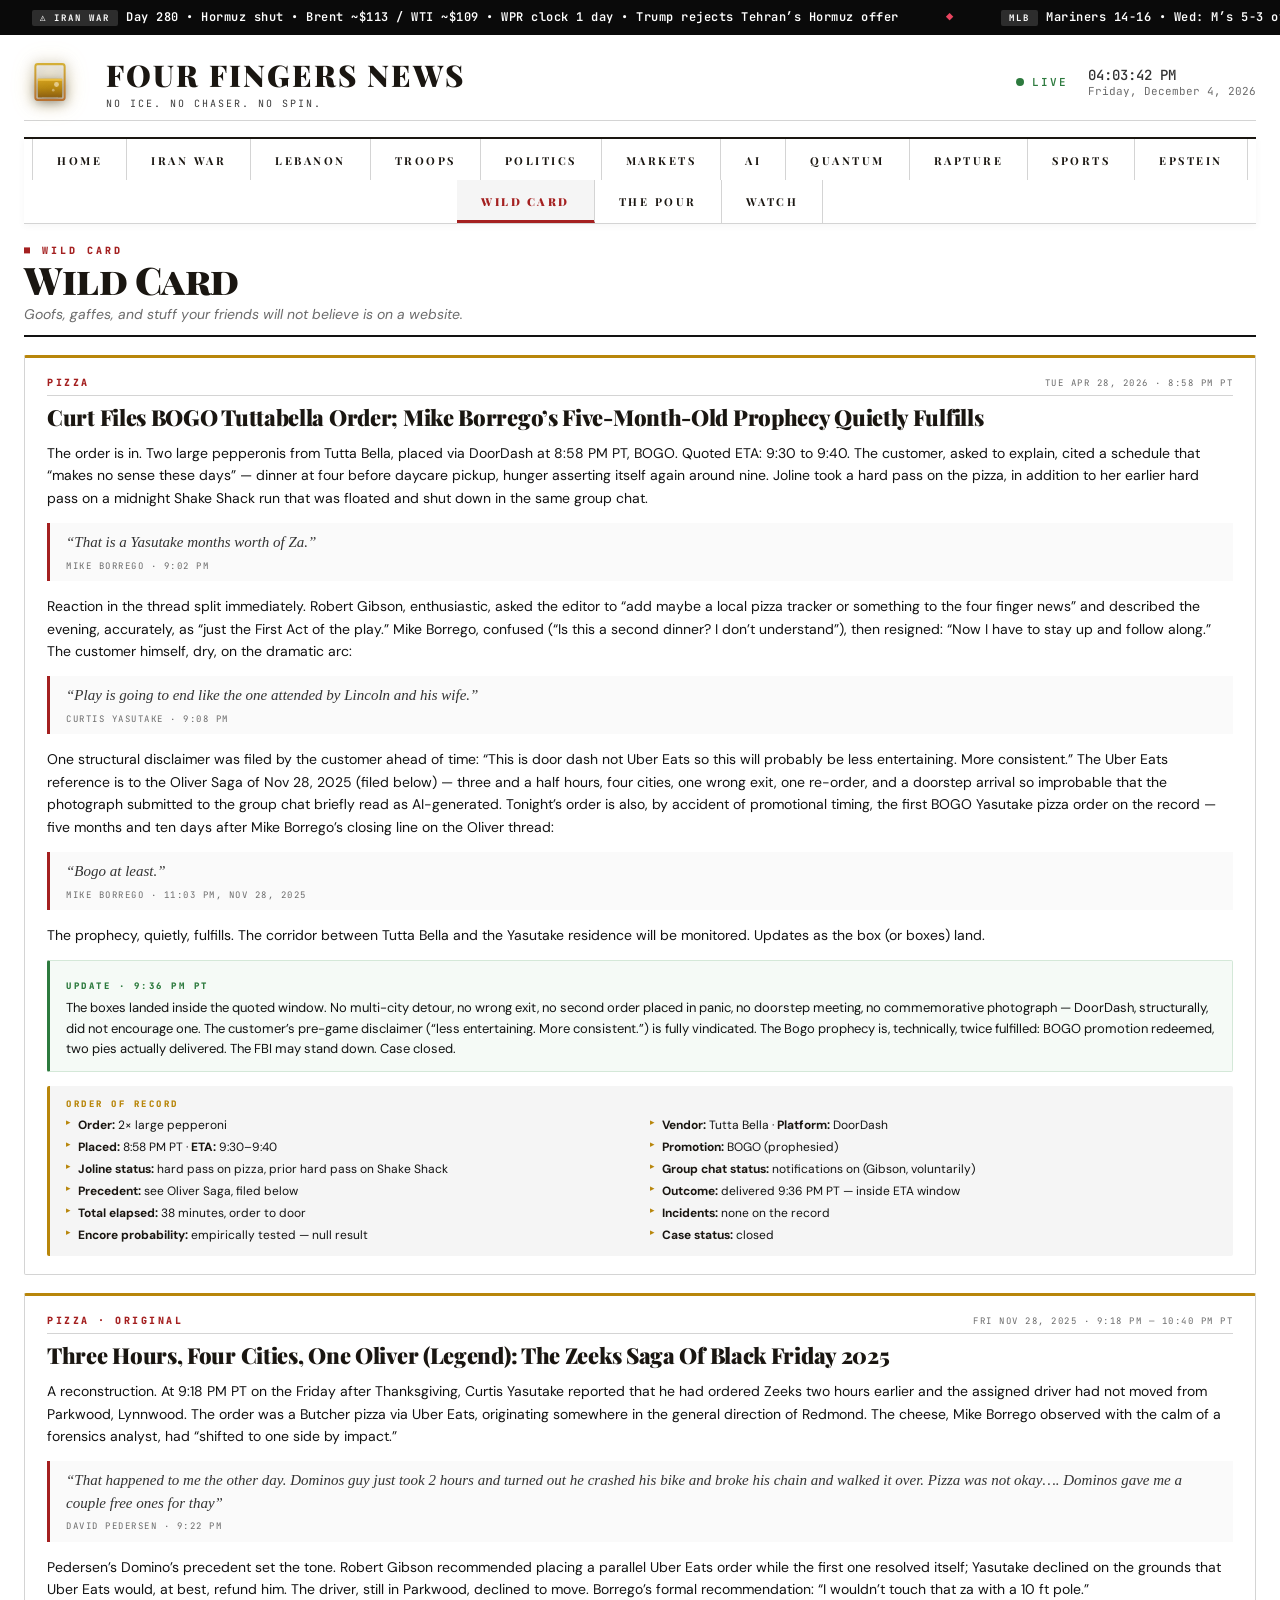
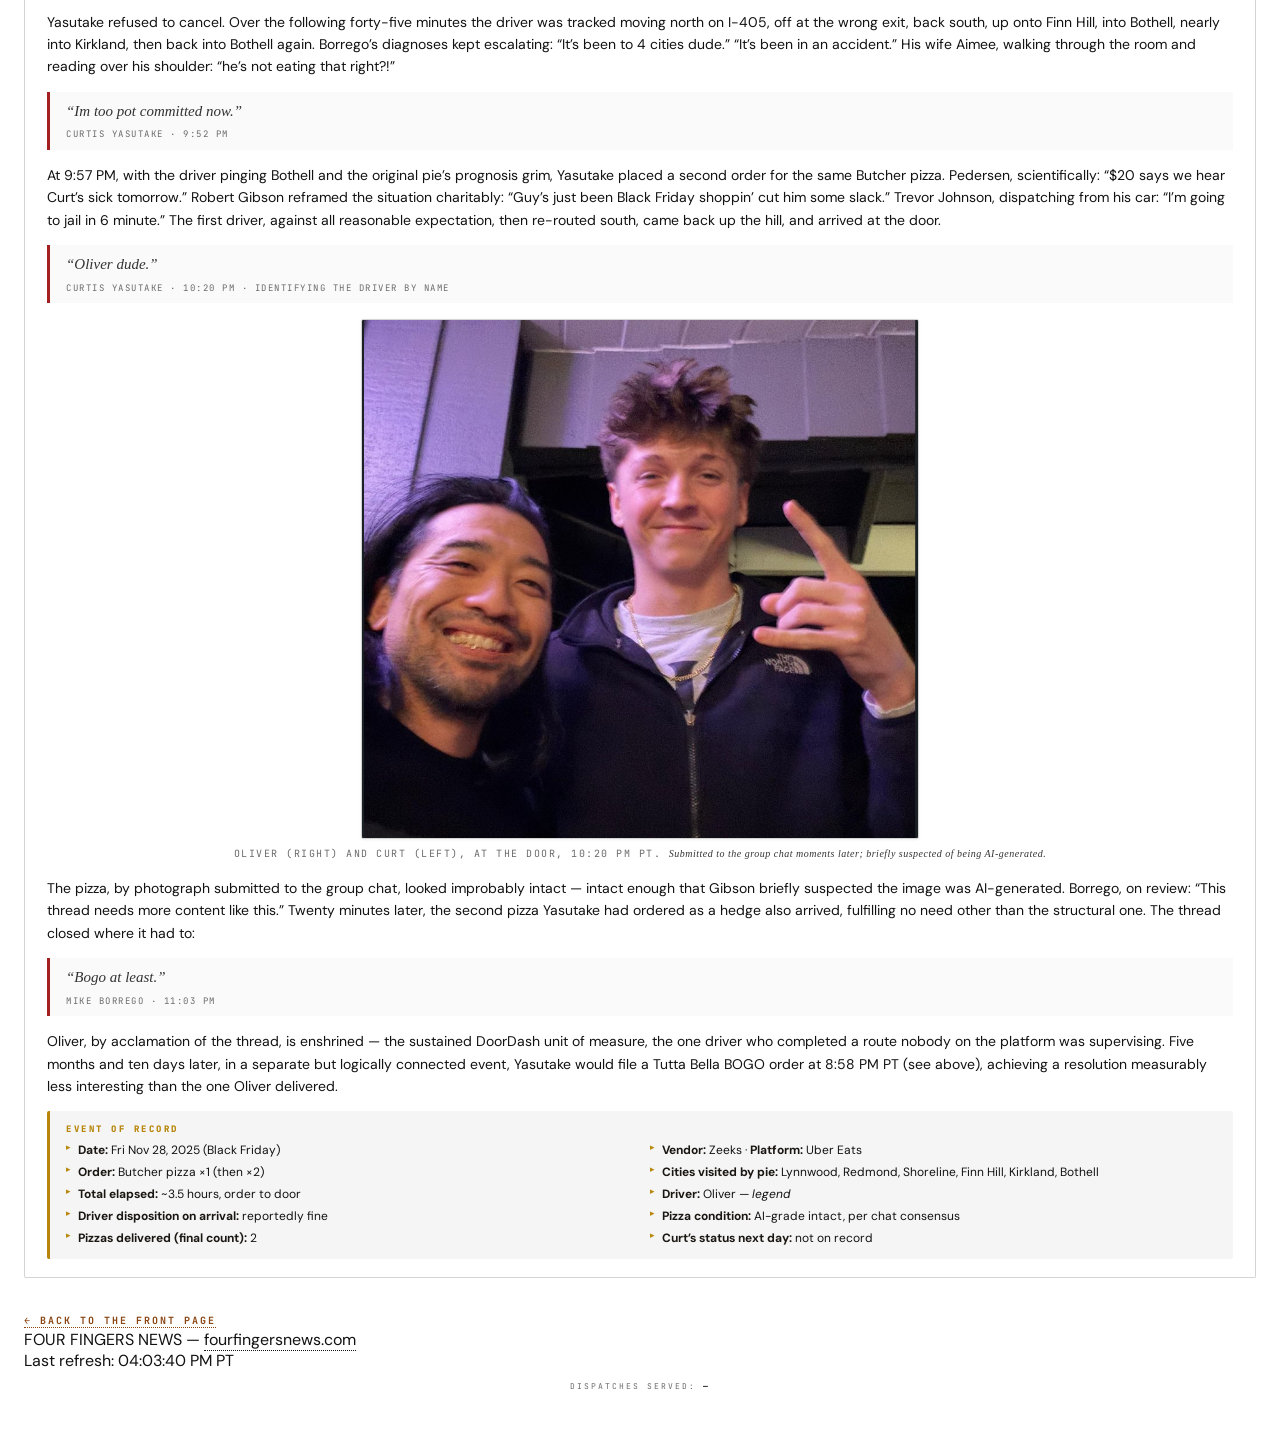
<file: wildcard.html>
<!DOCTYPE html>
<html lang="en">
<head>
<meta charset="UTF-8">
<meta name="viewport" content="width=device-width, initial-scale=1.0">
<meta http-equiv="Cache-Control" content="no-cache, no-store, must-revalidate"><meta http-equiv="Pragma" content="no-cache"><meta http-equiv="Expires" content="0">
<title>Wild Card &mdash; Four Fingers News</title>
<meta name="description" content="Goofs, gaffes, and incidents your friends will not believe are actually on a website. Pizza odysseys, doorstep meetings, and other empirical evidence that life is, in fact, weirder than the chyron.">
<meta name="theme-color" content="#0f1419">
<link rel="canonical" href="https://fourfingersnews.com/">
<meta property="og:type" content="website">
<meta property="og:site_name" content="Four Fingers News">
<meta property="og:title" content="Wild Card &mdash; Four Fingers News">
<meta property="og:description" content="Goofs, gaffes, and incidents your friends will not believe are actually on a website. Pizza odysseys, doorstep meetings, and other empirical evidence that life is, in fact, weirder than the chyron.">
<meta property="og:url" content="https://fourfingersnews.com/">
<meta name="twitter:card" content="summary_large_image">
<meta name="twitter:title" content="Wild Card &mdash; Four Fingers News">
<meta name="twitter:description" content="Goofs, gaffes, and incidents your friends will not believe are actually on a website. Pizza odysseys, doorstep meetings, and other empirical evidence that life is, in fact, weirder than the chyron.">
<link rel="icon" href="data:image/svg+xml,%3Csvg xmlns='http://www.w3.org/2000/svg' viewBox='0 0 64 64'%3E%3Crect x='14' y='10' width='36' height='44' rx='3' ry='3' fill='none' stroke='%23d4af37' stroke-width='3'/%3E%3Crect x='17' y='28' width='30' height='23' fill='%23b8860b' opacity='0.95'/%3E%3Crect x='17' y='28' width='30' height='3' fill='%23d4a017' opacity='0.9'/%3E%3Ccircle cx='40' cy='34' r='3' fill='%23fff8e7' opacity='0.55'/%3E%3C/svg%3E">
<link rel="stylesheet" href="assets/style.css?v=1777391998">
</head>
<body class="light-mode">

<div class="chyron" id="chyronBar">
  <div class="chyron-track" id="chyronTrack">
    <span class="chyron-item"><span class="chyron-label">&#9888;&#65039; IRAN WAR</span>Day <span class="iran-day-count">62</span> &bull; Hormuz shut &bull; Brent ~$113 / WTI ~$109 &bull; WPR clock 1 day &bull; Trump rejects Tehran&rsquo;s Hormuz offer</span>
    <span class="chyron-sep">&#9670;</span>
    <span class="chyron-item"><span class="chyron-label">MLB</span><span class="chyronMLB">Mariners 14-16 &bull; Wed: M&rsquo;s 5-3 over Twins at T-Mobile &bull; Took the Cardinals 3-2 last week at Busch &bull; Bats stringing it together at home &bull; Twins series wraps Thu</span></span>
    <span class="chyron-sep">&#9670;</span>
    <span class="chyron-item"><span class="chyronKraken"><span class="chyron-label">KRAKEN</span>Season over &bull; 34-34-11 (79 pts) &bull; 3rd straight playoff miss &bull; Ron Francis out as hockey ops prez &bull; GM search underway &bull; Stanley Cup Playoffs Round 1 in progress &mdash; Kraken watching from the couch again</span></span>
    <span class="chyron-sep">&#9670;</span>
    <span class="chyron-item"><span class="chyron-label">&#9971; PGA</span>Rory&rsquo;s back-to-back Masters in the books &bull; PGA Tour heads to RBC Heritage (Hilton Head) this week &bull; Scheffler defending &bull; Rory rumored for early-season LIV exhibition &mdash; PGA Tour silent</span>
    <span class="chyron-sep">&#9670;</span>
    <span class="chyron-item"><span class="chyron-label">NFL</span>Draft Rd 1&ndash;3 done &bull; Seahawks: RB Jadarian Price (Notre Dame) #32 &middot; S Bud Clark (TCU) #64 &middot; CB Julian Neal (Arkansas) #99 &mdash; back-half-of-the-secondary class, Clark a 15-INT ball-hawk &bull; Raiders QB Mendoza #1 overall &bull; Rams QB Ty Simpson #13 &bull; 9 OL in Rd 1 ties the record &bull; 4 Ohio St in the top 11 &bull; Rd 4&ndash;7 wrapped Sat</span>
    <span class="chyron-sep">&#9670;</span>
    <span class="chyron-item"><span class="chyron-label">&#128176; POLYMARKET</span>$200M+ traded on Iran war markets &bull; 50+ accounts under insider probe &bull; Congress demanding investigation &bull; Bets placed hours before ceasefire &bull; DOJ Thu charges Army SF MSgt Van Dyke (Fayetteville) &mdash; allegedly $400K on Maduro-raid contracts using classified info; 3 CEA counts + wire fraud + unlawful monetary transaction</span>
    <span class="chyron-sep">&#9670;</span>
    <span class="chyron-item"><span class="chyron-label">&#128308; HORMUZ</span>Seizure register: US Sun Apr 19 (Touska, Gulf of Oman) &bull; US Tue (Tifani, INDOPACOM) &bull; US Thu (Majestic X, Indian Ocean) &bull; US Sat Apr 25 (Sevan, Arabian Sea, off USS Pinckney) &bull; Iran Wed (Francesca + Epaminondas in the strait) &bull; Mon tracker: 16 vessels through vs ~60/day pre-war &bull; Sat tracker (MarineTraffic): just 1 transit in 12 hrs (Greek bulk carrier LB Energy) &bull; CENTCOM: 38 redirected since Apr 13 &bull; UN IMO flags ~20,000 seafarers stranded &bull; UKMTO threat level: critical &bull; Pentagon briefs Congress on six-month mine-clearance scenario</span>
    <span class="chyron-sep">&#9670;</span>
    <span class="chyron-item"><span class="chyron-label">&#128483; EPSTEIN</span>BONDI cuts deal with House Oversight &mdash; sits for deposition MAY 29 (contempt threat off the table after Mon no-show) &bull; SAME AFTERNOON: GAO opens formal review of DOJ&rsquo;s Epstein file release &mdash; redaction fail and what was withheld both in scope &bull; ACTING AG BLANCHE: DOJ &ldquo;has released everything the law requires&rdquo; &mdash; Congress disagrees; HR-4405 (Transparency Act) still live in House &bull; Fed judge tossed Trump&rsquo;s WSJ defamation suit over 50th-birthday letter (Trump &ldquo;nowhere close&rdquo; to &ldquo;actual malice&rdquo;) &bull; ZERO new US arrests despite 3.5M+ pages &bull; 43 victim names exposed in DOJ redaction fail &bull; Gates June testimony still on calendar</span>
    <span class="chyron-sep">&#9670;</span>
    <span class="chyron-item"><span class="chyron-label">&#127936; NBA</span>PLAYOFFS R1 &bull; Wed: ORL closes out DET in G5 &mdash; Magic advance to R2 &bull; Earlier Wed: BOS-PHI G5 in Boston (BOS led 3-1) &bull; SAS-POR series wraps (SAS led 3-1) &bull; LAL-HOU G5 in LA &bull; ATL-NYK G5, MIN-DEN G5 still on the board &bull; OKC-PHX G5 next</span>
    <span class="chyron-sep">&#9670;</span>
    <span class="chyron-item"><span class="chyron-label">&#128483; TRUMP</span>Mon: Cole Tomas Allen arraignment in DC fed court on firearm + assault-on-a-federal-officer counts; more charges expected &bull; Sun PM: WaPo/CNN report a note Allen sent family ~10 min before the WHCD attack &mdash; signed &ldquo;friendly federal assassin,&rdquo; ranks admin officials as targets &ldquo;from highest-ranking to lowest&rdquo; with an explicit exception for FBI Dir. Patel; investigators describe anti-Trump and anti-Christian rhetoric and grievances over detention-camp conditions; Allen wrote he does &ldquo;not expect forgiveness&rdquo; &bull; Sat 8:36 PM ET: armed man charges Secret Service line in WH Hilton lobby at the WHCD &mdash; Trump rushed off the dais; Vance, Hegseth, Rubio in the ballroom and moved out; one Secret Service agent shot at close range, vest stopped the round, suspect tackled. US Atty Pirro: 2 firearm counts + assault on a federal officer; arraignment Mon &bull; Sat AM to Fox&rsquo;s Aishah Hasnie: Witkoff &amp; Kushner NOT flying to Pakistan &mdash; &ldquo;we have all the cards&hellip; you&rsquo;re not going to be making any more 18-hour flights to sit around talking about nothing&rdquo;; Iran &ldquo;can call us anytime&rdquo; &bull; Sat Truth Social: &ldquo;tremendous infighting and confusion within their &lsquo;leadership.&rsquo; Nobody knows who is in charge, including them &hellip; we have all the cards, they have none! If they want to talk, all they have to do is call!!&rdquo; &bull; Sat reporters after the cancel: Iran &ldquo;within 10 minutes&hellip; gave us a new paper that was much better &hellip; a lot but not enough&rdquo;</span>
    <span class="chyron-sep">&#9670;</span>
    <span class="chyron-item"><span class="chyron-label">&#127777; CLIMATE</span>March 2026 hottest on record for Lower 48 &bull; Emperor penguins declared ENDANGERED &bull; Antarctic ice at record low &bull; Colorado St forecasts 13 named storms, 6 hurricanes for 2026 &bull; This is fine</span>
    <span class="chyron-sep">&#9670;</span>
    <span class="chyron-item"><span class="chyron-label">&#9962; POPE LEO XIV</span>In Equatorial Guinea &mdash; final leg of 11-day Africa tour &bull; Visited prison in Bata, told inmates &ldquo;you are not alone&rdquo; &bull; Open-air Mass in Malabo Thu, then home to Rome &bull; Tour hit Algeria &rarr; Cameroon &rarr; Angola &rarr; EQ &bull; Called out neocolonialism, corruption, extractivism across the continent &bull; 18,000 km covered</span>
    <span class="chyron-sep">&#9670;</span>
    <span class="chyron-item"><span class="chyron-label">&#127470;&#127481; ITALY</span>Meloni SUSPENDS auto-renewal of 2003 defense cooperation pact with Israel &mdash; announced Tue at Verona event &bull; Trigger: IDF fired warning shots at Italian UN peacekeeping convoy in Lebanon, damaged a vehicle &bull; Italy summoned Israel&rsquo;s ambassador &bull; Same day Trump trashed her in Corriere della Sera: &ldquo;I thought she had courage&rdquo; &bull; Israeli MFA pushes back: &ldquo;no security agreement with Italy&rdquo; &mdash; calls 2003 MoU empty &bull; Meloni also called Trump&rsquo;s attacks on Pope &ldquo;unacceptable&rdquo;</span>
    <span class="chyron-sep">&#9670;</span>
    <span class="chyron-item"><span class="chyron-label">&#127988;&#65039; CONGRESS</span>Reps. Tony Gonzales (R-TX) &amp; Eric Swalwell (D-CA) resigned &bull; Sudan enters YEAR 4 of war &mdash; UN humanitarian chief Fletcher: &ldquo;another year the world has failed the test of Sudan&rdquo; &bull; Maine lawmakers approve bill freezing new data centers until Nov 2027</span>
    <span class="chyron-sep">&#9670;</span>
    <span class="chyron-item"><span class="chyron-label">&#127473;&#127463; LEBANON</span>Three-week extension eight days old &bull; MON AM: IDF strikes Hezbollah sites in the Beqaa Valley &mdash; first Beqaa hit in ~3 weeks (Times of Israel) &bull; MON: Pres. Aoun to a southern delegation &mdash; negotiating with Israel &ldquo;is not betrayal&rdquo;; betrayal is &ldquo;those who take their country to war to serve foreign interests&rdquo; &bull; MON: HZ Sec-Gen Qassem rejects reported Beirut&ndash;Tel Aviv direct-talks plan as &ldquo;a grave sin&rdquo; &bull; MON AM: IDF kills Hussein Makled, head of Hezbollah intelligence HQ, in overnight Beirut precise strike &mdash; first Beirut hit since the Apr 19 extension began; HZ frames retaliation as &ldquo;legitimate response&rdquo; &bull; Western Galilee sirens Mon AM on suspected HZ drone &bull; Northern Israeli border-town mayors Sun PM: schools close from Tue, citing rocket and drone fire the ceasefire has not stopped &bull; FIRST IDF KIA INSIDE THE EXTENSION: Sgt. Idan Fooks, 19, killed Sun AM by Hezbollah explosive drone in Taybeh during tank repair &mdash; 6 wounded (4 serious incl. an officer, 1 moderate, 1 light); 2 follow-on drones at medevac, 1 intercepted, 1 detonated near responders; HZ takes credit, calls it response to truce violations &bull; Sun AM: IDF spox Adraee orders 7 villages N of the Litani to evacuate &mdash; will &ldquo;act forcefully&rdquo; vs HZ targets; strikes commence post-order, Kfar Tibnit hit with casualties (Lebanese state media) &bull; Netanyahu: HZ violations &ldquo;in practice, dismantling the ceasefire&rdquo; &bull; Sat: 2 Hezbollah projectiles at north (1 intercepted, 1 in open ground), sirens in Manara/Margaliot/Misgav Am &bull; IDF says six gunmen killed in Bint Jbeil exchange &bull; Netanyahu orders strikes &ldquo;with force&rdquo; &mdash; IDF hits Hezbollah-linked buildings in Haddatha, Zibqine, al-Sultaniyeh and Kherbet Selm, claims &ldquo;more than 15 eliminated&rdquo; (incl. three in a vehicle &ldquo;loaded with weapons&rdquo;) &bull; IAF intercepts &ldquo;suspicious aerial target&rdquo; over south Sat PM; Hezbollah downs IDF drone &bull; NNA: 4 killed on truck + motorcycle in Yohmor al-Shaqif (Nabatieh); 2 killed/17 wounded (women and children among the wounded) in Safad al-Battikh &bull; Lebanon Health Min: 6 killed across Sat strikes &bull; Sun PM: Pres. Aoun calls Litani-bridge strikes a &ldquo;dangerous escalation,&rdquo; an attempt &ldquo;to sever geographical connectivity&rdquo; between south Lebanon and the rest, obstructing humanitarian aid &bull; Sun PM: Hezbollah recasts the Taybeh hit as a roadside-bomb ambush on an 8-vehicle Israeli armored convoy moving Taybeh&rarr;Deir Seryan, claims 4 Merkavas destroyed/set ablaze; IDF count unchanged at 1 KIA + 6 wounded &bull; Scope on paper still: halt to strikes, IDF withdrawal, prisoner release, LAF deployment, reconstruction &bull; Hezbollah still rejects the track</span>
    <span class="chyron-sep">&#9670;</span>
    <span class="chyron-item"><span class="chyron-label">&#127916;&#65039; MEDIA</span>WBD shareholders Thu approve the $110B Paramount Skydance merger &mdash; $31/share values Warner Bros. Discovery at ~$77B &bull; Combines HBO Max, CNN, TBS, TNT, and the Warner Bros. film studio into the Paramount Skydance stack &bull; Regulatory review next in Washington (DOJ subpoenas sent late Mar on studio output, content rights, streaming, theaters) and London &bull; Both boards had endorsed unanimously</span>
    <span class="chyron-sep">&#9670;</span>
    <span class="chyron-item"><span class="chyron-label">&#128200; MARKETS</span>WED FOMC: holds 3.50&ndash;3.75% on an 8&ndash;4 vote &mdash; FOUR DISSENTS, widest split since 1992 &bull; Powell: inflation read &ldquo;the noisiest data in a decade,&rdquo; labor &ldquo;still arguably full employment&rdquo; &bull; Wed close: S&amp;P 7,135.95 (&minus;0.04%) &bull; Brent settles ~$113, WTI ~$109 on Trump&rsquo;s Hormuz-offer rejection &bull; National gas $4.27 &bull; Mag-7 earnings still loading the wk &bull; DOJ probe of Powell dropped earlier; Warsh runway open</span>
    <span class="chyron-sep">&#9670;</span>
    <span class="chyron-item"><span class="chyron-label">QUANTUM</span>Quantinuum hits 94 logical qubits from 98 physical &bull; Error correction at break-even &bull; Q-Day estimates lurch to ~2030 &bull; China&rsquo;s 3,700km quantum network live &bull; Google Willow 13,000x advantage &bull; $38B global spend</span>
    <span class="chyron-sep">&#9670;</span>
    <span class="chyron-item"><span class="chyron-label">&#9943;&#65039; TRUTH</span>Trump Thu AM: Navy &ldquo;to shoot and kill any boat&rdquo; laying mines in Hormuz, &ldquo;no hesitation&rdquo; &bull; Minesweepers &ldquo;tripled up&rdquo; &bull; Frame: &ldquo;total control,&rdquo; strait &ldquo;Sealed up Tight&rdquo; &bull; &ldquo;No ship can enter or leave without the approval of the United States Navy... until such time as Iran is able to make a DEAL&rdquo;</span>
    <span class="chyron-sep">&#9670;</span>
    <span class="chyron-item"><span class="chyron-label">&#128138; HEALTH</span>73% of Americans say insurer delays/denials are major problem &bull; Sheer Health launching to fight insurance battles &bull; AbbVie + Genentech joining White House discount drug site</span>
    <span class="chyron-sep">&#9670;</span>
    <span class="chyron-item"><span class="chyron-label">&#9878; ANTITRUST</span>Federal jury finds Live Nation ILLEGALLY MONOPOLIZED US concert ticketing &bull; 30+ states brought case without DOJ support &bull; Consumer refunds possible &bull; Ticketmaster dominance confirmed in court</span>
    <span class="chyron-sep">&#9670;</span>
    <span class="chyron-item"><span class="chyron-label">GAS</span><span id="chyronGas1">Seattle avg: loading...</span></span>
    <span class="chyron-sep">&#9670;</span>
    <span class="chyron-item"><span class="chyron-label">&#9981; GAS</span><span id="chyronGasNatl">Nat'l avg: loading...</span></span>
    <span class="chyron-sep">&#9670;</span>
    <span class="chyron-item"><span class="chyron-label">&#9888;&#65039; IRAN WAR</span>Day <span class="iran-day-count">62</span> &bull; Hormuz shut &bull; Brent ~$113 / WTI ~$109 &bull; WPR clock 1 day &bull; Trump rejects Tehran&rsquo;s Hormuz offer</span>
    <span class="chyron-sep">&#9670;</span>
    <span class="chyron-item"><span class="chyron-label">MLB</span><span class="chyronMLB">Mariners 14-16 &bull; Wed: M&rsquo;s 5-3 over Twins at T-Mobile &bull; Took the Cardinals 3-2 last week at Busch &bull; Bats stringing it together at home &bull; Twins series wraps Thu</span></span>
    <span class="chyron-sep">&#9670;</span>
    <span class="chyron-item"><span class="chyronKraken"><span class="chyron-label">KRAKEN</span>Season over &bull; 34-34-11 (79 pts) &bull; 3rd straight playoff miss &bull; Ron Francis out as hockey ops prez &bull; GM search underway &bull; Stanley Cup Playoffs Round 1 in progress &mdash; Kraken watching from the couch again</span></span>
    <span class="chyron-sep">&#9670;</span>
    <span class="chyron-item"><span class="chyron-label">&#9971; PGA</span>Rory&rsquo;s back-to-back Masters in the books &bull; PGA Tour heads to RBC Heritage (Hilton Head) this week &bull; Scheffler defending &bull; Rory rumored for early-season LIV exhibition &mdash; PGA Tour silent</span>
    <span class="chyron-sep">&#9670;</span>
    <span class="chyron-item"><span class="chyron-label">NFL</span>Draft Rd 1&ndash;3 done &bull; Seahawks: RB Jadarian Price (Notre Dame) #32 &middot; S Bud Clark (TCU) #64 &middot; CB Julian Neal (Arkansas) #99 &mdash; back-half-of-the-secondary class, Clark a 15-INT ball-hawk &bull; Raiders QB Mendoza #1 overall &bull; Rams QB Ty Simpson #13 &bull; 9 OL in Rd 1 ties the record &bull; 4 Ohio St in the top 11 &bull; Rd 4&ndash;7 wrapped Sat</span>
    <span class="chyron-sep">&#9670;</span>
    <span class="chyron-item"><span class="chyron-label">&#128176; POLYMARKET</span>$200M+ traded on Iran war markets &bull; 50+ accounts under insider probe &bull; Congress demanding investigation &bull; Bets placed hours before ceasefire &bull; DOJ Thu charges Army SF MSgt Van Dyke (Fayetteville) &mdash; allegedly $400K on Maduro-raid contracts using classified info; 3 CEA counts + wire fraud + unlawful monetary transaction</span>
    <span class="chyron-sep">&#9670;</span>
    <span class="chyron-item"><span class="chyron-label">&#128308; HORMUZ</span>Seizure register: US Sun Apr 19 (Touska, Gulf of Oman) &bull; US Tue (Tifani, INDOPACOM) &bull; US Thu (Majestic X, Indian Ocean) &bull; US Sat Apr 25 (Sevan, Arabian Sea, off USS Pinckney) &bull; Iran Wed (Francesca + Epaminondas in the strait) &bull; Mon tracker: 16 vessels through vs ~60/day pre-war &bull; Sat tracker (MarineTraffic): just 1 transit in 12 hrs (Greek bulk carrier LB Energy) &bull; CENTCOM: 38 redirected since Apr 13 &bull; UN IMO flags ~20,000 seafarers stranded &bull; UKMTO threat level: critical &bull; Pentagon briefs Congress on six-month mine-clearance scenario</span>
    <span class="chyron-sep">&#9670;</span>
    <span class="chyron-item"><span class="chyron-label">&#128483; EPSTEIN</span>BONDI cuts deal with House Oversight &mdash; sits for deposition MAY 29 (contempt threat off the table after Mon no-show) &bull; SAME AFTERNOON: GAO opens formal review of DOJ&rsquo;s Epstein file release &mdash; redaction fail and what was withheld both in scope &bull; ACTING AG BLANCHE: DOJ &ldquo;has released everything the law requires&rdquo; &mdash; Congress disagrees; HR-4405 (Transparency Act) still live in House &bull; Fed judge tossed Trump&rsquo;s WSJ defamation suit over 50th-birthday letter (Trump &ldquo;nowhere close&rdquo; to &ldquo;actual malice&rdquo;) &bull; ZERO new US arrests despite 3.5M+ pages &bull; 43 victim names exposed in DOJ redaction fail &bull; Gates June testimony still on calendar</span>
    <span class="chyron-sep">&#9670;</span>
    <span class="chyron-item"><span class="chyron-label">&#127936; NBA</span>PLAYOFFS R1 &bull; Wed: ORL closes out DET in G5 &mdash; Magic advance to R2 &bull; Earlier Wed: BOS-PHI G5 in Boston (BOS led 3-1) &bull; SAS-POR series wraps (SAS led 3-1) &bull; LAL-HOU G5 in LA &bull; ATL-NYK G5, MIN-DEN G5 still on the board &bull; OKC-PHX G5 next</span>
    <span class="chyron-sep">&#9670;</span>
    <span class="chyron-item"><span class="chyron-label">&#128483; TRUMP</span>Mon: Cole Tomas Allen arraignment in DC fed court on firearm + assault-on-a-federal-officer counts; more charges expected &bull; Sun PM: WaPo/CNN report a note Allen sent family ~10 min before the WHCD attack &mdash; signed &ldquo;friendly federal assassin,&rdquo; ranks admin officials as targets &ldquo;from highest-ranking to lowest&rdquo; with an explicit exception for FBI Dir. Patel; investigators describe anti-Trump and anti-Christian rhetoric and grievances over detention-camp conditions; Allen wrote he does &ldquo;not expect forgiveness&rdquo; &bull; Sat 8:36 PM ET: armed man charges Secret Service line in WH Hilton lobby at the WHCD &mdash; Trump rushed off the dais; Vance, Hegseth, Rubio in the ballroom and moved out; one Secret Service agent shot at close range, vest stopped the round, suspect tackled. US Atty Pirro: 2 firearm counts + assault on a federal officer; arraignment Mon &bull; Sat AM to Fox&rsquo;s Aishah Hasnie: Witkoff &amp; Kushner NOT flying to Pakistan &mdash; &ldquo;we have all the cards&hellip; you&rsquo;re not going to be making any more 18-hour flights to sit around talking about nothing&rdquo;; Iran &ldquo;can call us anytime&rdquo; &bull; Sat Truth Social: &ldquo;tremendous infighting and confusion within their &lsquo;leadership.&rsquo; Nobody knows who is in charge, including them &hellip; we have all the cards, they have none! If they want to talk, all they have to do is call!!&rdquo; &bull; Sat reporters after the cancel: Iran &ldquo;within 10 minutes&hellip; gave us a new paper that was much better &hellip; a lot but not enough&rdquo;</span>
    <span class="chyron-sep">&#9670;</span>
    <span class="chyron-item"><span class="chyron-label">&#127777; CLIMATE</span>March 2026 hottest on record for Lower 48 &bull; Emperor penguins declared ENDANGERED &bull; Antarctic ice at record low &bull; Colorado St forecasts 13 named storms, 6 hurricanes for 2026 &bull; This is fine</span>
    <span class="chyron-sep">&#9670;</span>
    <span class="chyron-item"><span class="chyron-label">&#9962; POPE LEO XIV</span>In Equatorial Guinea &mdash; final leg of 11-day Africa tour &bull; Visited prison in Bata, told inmates &ldquo;you are not alone&rdquo; &bull; Open-air Mass in Malabo Thu, then home to Rome &bull; Tour hit Algeria &rarr; Cameroon &rarr; Angola &rarr; EQ &bull; Called out neocolonialism, corruption, extractivism across the continent &bull; 18,000 km covered</span>
    <span class="chyron-sep">&#9670;</span>
    <span class="chyron-item"><span class="chyron-label">&#127470;&#127481; ITALY</span>Meloni SUSPENDS auto-renewal of 2003 defense cooperation pact with Israel &mdash; announced Tue at Verona event &bull; Trigger: IDF fired warning shots at Italian UN peacekeeping convoy in Lebanon, damaged a vehicle &bull; Italy summoned Israel&rsquo;s ambassador &bull; Same day Trump trashed her in Corriere della Sera: &ldquo;I thought she had courage&rdquo; &bull; Israeli MFA pushes back: &ldquo;no security agreement with Italy&rdquo; &mdash; calls 2003 MoU empty &bull; Meloni also called Trump&rsquo;s attacks on Pope &ldquo;unacceptable&rdquo;</span>
    <span class="chyron-sep">&#9670;</span>
    <span class="chyron-item"><span class="chyron-label">&#127988;&#65039; CONGRESS</span>Reps. Tony Gonzales (R-TX) &amp; Eric Swalwell (D-CA) resigned &bull; Sudan enters YEAR 4 of war &mdash; UN humanitarian chief Fletcher: &ldquo;another year the world has failed the test of Sudan&rdquo; &bull; Maine lawmakers approve bill freezing new data centers until Nov 2027</span>
    <span class="chyron-sep">&#9670;</span>
    <span class="chyron-item"><span class="chyron-label">&#127473;&#127463; LEBANON</span>Three-week extension eight days old &bull; MON AM: IDF strikes Hezbollah sites in the Beqaa Valley &mdash; first Beqaa hit in ~3 weeks (Times of Israel) &bull; MON: Pres. Aoun to a southern delegation &mdash; negotiating with Israel &ldquo;is not betrayal&rdquo;; betrayal is &ldquo;those who take their country to war to serve foreign interests&rdquo; &bull; MON: HZ Sec-Gen Qassem rejects reported Beirut&ndash;Tel Aviv direct-talks plan as &ldquo;a grave sin&rdquo; &bull; MON AM: IDF kills Hussein Makled, head of Hezbollah intelligence HQ, in overnight Beirut precise strike &mdash; first Beirut hit since the Apr 19 extension began; HZ frames retaliation as &ldquo;legitimate response&rdquo; &bull; Western Galilee sirens Mon AM on suspected HZ drone &bull; Northern Israeli border-town mayors Sun PM: schools close from Tue, citing rocket and drone fire the ceasefire has not stopped &bull; FIRST IDF KIA INSIDE THE EXTENSION: Sgt. Idan Fooks, 19, killed Sun AM by Hezbollah explosive drone in Taybeh during tank repair &mdash; 6 wounded (4 serious incl. an officer, 1 moderate, 1 light); 2 follow-on drones at medevac, 1 intercepted, 1 detonated near responders; HZ takes credit, calls it response to truce violations &bull; Sun AM: IDF spox Adraee orders 7 villages N of the Litani to evacuate &mdash; will &ldquo;act forcefully&rdquo; vs HZ targets; strikes commence post-order, Kfar Tibnit hit with casualties (Lebanese state media) &bull; Netanyahu: HZ violations &ldquo;in practice, dismantling the ceasefire&rdquo; &bull; Sat: 2 Hezbollah projectiles at north (1 intercepted, 1 in open ground), sirens in Manara/Margaliot/Misgav Am &bull; IDF says six gunmen killed in Bint Jbeil exchange &bull; Netanyahu orders strikes &ldquo;with force&rdquo; &mdash; IDF hits Hezbollah-linked buildings in Haddatha, Zibqine, al-Sultaniyeh and Kherbet Selm, claims &ldquo;more than 15 eliminated&rdquo; (incl. three in a vehicle &ldquo;loaded with weapons&rdquo;) &bull; IAF intercepts &ldquo;suspicious aerial target&rdquo; over south Sat PM; Hezbollah downs IDF drone &bull; NNA: 4 killed on truck + motorcycle in Yohmor al-Shaqif (Nabatieh); 2 killed/17 wounded (women and children among the wounded) in Safad al-Battikh &bull; Lebanon Health Min: 6 killed across Sat strikes &bull; Sun PM: Pres. Aoun calls Litani-bridge strikes a &ldquo;dangerous escalation,&rdquo; an attempt &ldquo;to sever geographical connectivity&rdquo; between south Lebanon and the rest, obstructing humanitarian aid &bull; Sun PM: Hezbollah recasts the Taybeh hit as a roadside-bomb ambush on an 8-vehicle Israeli armored convoy moving Taybeh&rarr;Deir Seryan, claims 4 Merkavas destroyed/set ablaze; IDF count unchanged at 1 KIA + 6 wounded &bull; Scope on paper still: halt to strikes, IDF withdrawal, prisoner release, LAF deployment, reconstruction &bull; Hezbollah still rejects the track</span>
    <span class="chyron-sep">&#9670;</span>
    <span class="chyron-item"><span class="chyron-label">&#127916;&#65039; MEDIA</span>WBD shareholders Thu approve the $110B Paramount Skydance merger &mdash; $31/share values Warner Bros. Discovery at ~$77B &bull; Combines HBO Max, CNN, TBS, TNT, and the Warner Bros. film studio into the Paramount Skydance stack &bull; Regulatory review next in Washington (DOJ subpoenas sent late Mar on studio output, content rights, streaming, theaters) and London &bull; Both boards had endorsed unanimously</span>
    <span class="chyron-sep">&#9670;</span>
    <span class="chyron-item"><span class="chyron-label">&#128200; MARKETS</span>WED FOMC: holds 3.50&ndash;3.75% on an 8&ndash;4 vote &mdash; FOUR DISSENTS, widest split since 1992 &bull; Powell: inflation read &ldquo;the noisiest data in a decade,&rdquo; labor &ldquo;still arguably full employment&rdquo; &bull; Wed close: S&amp;P 7,135.95 (&minus;0.04%) &bull; Brent settles ~$113, WTI ~$109 on Trump&rsquo;s Hormuz-offer rejection &bull; National gas $4.27 &bull; Mag-7 earnings still loading the wk &bull; DOJ probe of Powell dropped earlier; Warsh runway open</span>
    <span class="chyron-sep">&#9670;</span>
    <span class="chyron-item"><span class="chyron-label">QUANTUM</span>Quantinuum hits 94 logical qubits from 98 physical &bull; Error correction at break-even &bull; Q-Day estimates lurch to ~2030 &bull; China&rsquo;s 3,700km quantum network live &bull; Google Willow 13,000x advantage &bull; $38B global spend</span>
    <span class="chyron-sep">&#9670;</span>
    <span class="chyron-item"><span class="chyron-label">&#9943;&#65039; TRUTH</span>Trump Thu AM: Navy &ldquo;to shoot and kill any boat&rdquo; laying mines in Hormuz, &ldquo;no hesitation&rdquo; &bull; Minesweepers &ldquo;tripled up&rdquo; &bull; Frame: &ldquo;total control,&rdquo; strait &ldquo;Sealed up Tight&rdquo; &bull; &ldquo;No ship can enter or leave without the approval of the United States Navy... until such time as Iran is able to make a DEAL&rdquo;</span>
    <span class="chyron-sep">&#9670;</span>
    <span class="chyron-item"><span class="chyron-label">&#128138; HEALTH</span>73% of Americans say insurer delays/denials are major problem &bull; Sheer Health launching to fight insurance battles &bull; AbbVie + Genentech joining White House discount drug site</span>
    <span class="chyron-sep">&#9670;</span>
    <span class="chyron-item"><span class="chyron-label">&#9878; ANTITRUST</span>Federal jury finds Live Nation ILLEGALLY MONOPOLIZED US concert ticketing &bull; 30+ states brought case without DOJ support &bull; Consumer refunds possible &bull; Ticketmaster dominance confirmed in court</span>
    <span class="chyron-sep">&#9670;</span>
    <span class="chyron-item"><span class="chyron-label">GAS</span><span id="chyronGas2">Seattle avg: loading...</span></span>
    <span class="chyron-sep">&#9670;</span>
    <span class="chyron-item"><span class="chyron-label">&#9981; GAS</span><span id="chyronGasNatl2">Nat'l avg: loading...</span></span>
    <span class="chyron-sep">&#9670;</span>
  </div>
</div>

<div class="bg-grid"></div>

<div class="particles" id="particles"></div>

<div class="main">

  <!-- ═══ HEADER ═══ -->
    <!-- &#9552;&#9552;&#9552; HEADER &#9552;&#9552;&#9552; -->
  <header class="header">
    <div class="header-left">
      <!-- whiskey-glass mark Ã¢ÂÂ distillery palette -->
      <svg width="52" height="52" viewBox="0 0 64 64" style="flex-shrink:0;margin-right:14px;filter:drop-shadow(0 2px 6px rgba(0,0,0,0.5)) drop-shadow(0 0 10px rgba(212,160,23,0.35));" aria-hidden="true">
        <defs>
          <linearGradient id="whiskey" x1="0" y1="0" x2="0" y2="1">
            <stop offset="0%" stop-color="#d4a017"/>
            <stop offset="50%" stop-color="#b8860b"/>
            <stop offset="100%" stop-color="#8b5a0a"/>
          </linearGradient>
          <linearGradient id="glass" x1="0" y1="0" x2="0" y2="1">
            <stop offset="0%" stop-color="#d4af37"/>
            <stop offset="100%" stop-color="#b87333"/>
          </linearGradient>
        </defs>
        <rect x="14" y="10" width="36" height="44" rx="3" ry="3" fill="none" stroke="url(#glass)" stroke-width="2.5"/>
        <rect x="17" y="28" width="30" height="23" fill="url(#whiskey)" opacity="0.95"/>
        <rect x="17" y="28" width="30" height="2.5" fill="#f0c64a" opacity="0.85"/>
        <circle cx="40" cy="35" r="3" fill="#fff8e7" opacity="0.55"/>
        <circle cx="36" cy="42" r="1.6" fill="#fff8e7" opacity="0.4"/>
        <line x1="22" y1="51" x2="42" y2="51" stroke="#fff8e7" stroke-width="0.6" opacity="0.3"/>
      </svg>
      <div>
        <div class="header-title" style="font-family:Georgia,'Playfair Display',serif;letter-spacing:2px;">FOUR FINGERS NEWS</div>
        <div class="header-subtitle" id="ffnTagline">THE NEWS, NEAT.</div>
      </div>
    </div>
    <script>
      // Tagline rotator Ã¢ÂÂ keeps all the contenders in circulation
      (function(){
        var taglines = [
          'THE NEWS, NEAT.',
          'POUR FIRST. READ SECOND.',
          'TWO FINGERS FOR THE MARKETS, TWO FOR THE POLITICS.',
          'EVERYTHING THAT MATTERS. MOST OF IT DOESN&rsquo;T.',
          'HARD NEWS. SOFT IRONY. ROCKS OPTIONAL.',
          'SERVED NEAT. NEVER WATERED DOWN.',
          'NO ICE. NO CHASER. NO SPIN.'
        ];
        var i = 0;
        var el = document.getElementById('ffnTagline');
        if(!el) return;
        // pick a random starting tagline so it&rsquo;s different each pageload
        i = Math.floor(Math.random() * taglines.length);
        el.innerHTML = taglines[i];
        setInterval(function(){
          i = (i + 1) % taglines.length;
          el.style.opacity = '0';
          setTimeout(function(){
            el.innerHTML = taglines[i];
            el.style.opacity = '';
          }, 350);
        }, 9000);
      })();
    </script>
    <div class="header-right">
      <div class="live-indicator">
        <div class="live-dot"></div>
        LIVE
      </div>
      <div>
        <div class="clock" id="clock">--:--:-- --</div>
        <div class="clock-date" id="clockDate">---</div>
      </div>
    </div>
  </header>

  <!-- ═══ SECTION NAV ═══ -->
  <nav class="section-nav">
    <div class="section-nav-inner">
      <a href="index.html">Home</a>
      <a href="iran.html">Iran War</a>
      <a href="lebanon.html">Lebanon</a>
      <a href="troops.html">Troops</a>
      <a href="politics.html">Politics</a>
      <a href="markets.html">Markets</a>
      <a href="ai.html">AI</a>
      <a href="quantum.html">Quantum</a>
      <a href="rapture.html">Rapture</a>
      <a href="sports.html">Sports</a>
      <a href="epstein.html">Epstein</a>
      <a href="wildcard.html" class="active">Wild Card</a>
      <a href="pour.html">The Pour</a>
      <a href="watch.html">Watch</a>
    </div>
  </nav>

  <!-- ═══ WILD CARD MASTHEAD ═══ -->
  <div class="lan-page-masthead">
    <div class="lpm-tag">&#9632; WILD CARD</div>
    <div class="lpm-name">Wild Card</div>
    <div class="lpm-kicker">Goofs, gaffes, and stuff your friends will not believe is on a website.</div>
  </div>

  <!-- ═══ WILD CARD FEED ═══ -->
  <!-- AUTO-UPDATED BY: manual; new entries go at the top of #wcFeed. -->
  <!-- EDIT TARGETS: #wcFeed (<article class="wc-entry">). Newest first. -->
  <div id="wcFeed">

    <!-- Entry · Apr 28, 2026 · Pizza -->
    <article class="wc-entry">
      <div class="wc-entry-head">
        <span class="wc-kicker">PIZZA</span>
        <span class="wc-date">Tue Apr 28, 2026 &middot; 8:58 PM PT</span>
      </div>
      <h3 class="wc-headline">Curt Files BOGO Tuttabella Order; Mike Borrego&rsquo;s Five-Month-Old Prophecy Quietly Fulfills</h3>
      <div class="wc-body">
        <p>The order is in. Two large pepperonis from Tutta Bella, placed via DoorDash at 8:58 PM PT, BOGO. Quoted ETA: 9:30 to 9:40. The customer, asked to explain, cited a schedule that &ldquo;makes no sense these days&rdquo; &mdash; dinner at four before daycare pickup, hunger asserting itself again around nine. Joline took a hard pass on the pizza, in addition to her earlier hard pass on a midnight Shake Shack run that was floated and shut down in the same group chat.</p>
        <div class="wc-pullquote">&ldquo;That is a Yasutake months worth of Za.&rdquo;<cite>Mike Borrego &middot; 9:02 PM</cite></div>
        <p>Reaction in the thread split immediately. Robert Gibson, enthusiastic, asked the editor to &ldquo;add maybe a local pizza tracker or something to the four finger news&rdquo; and described the evening, accurately, as &ldquo;just the First Act of the play.&rdquo; Mike Borrego, confused (&ldquo;Is this a second dinner? I don&rsquo;t understand&rdquo;), then resigned: &ldquo;Now I have to stay up and follow along.&rdquo; The customer himself, dry, on the dramatic arc:</p>
        <div class="wc-pullquote">&ldquo;Play is going to end like the one attended by Lincoln and his wife.&rdquo;<cite>Curtis Yasutake &middot; 9:08 PM</cite></div>
        <p>One structural disclaimer was filed by the customer ahead of time: &ldquo;This is door dash not Uber Eats so this will probably be less entertaining. More consistent.&rdquo; The Uber Eats reference is to the Oliver Saga of Nov 28, 2025 (filed below) &mdash; three and a half hours, four cities, one wrong exit, one re-order, and a doorstep arrival so improbable that the photograph submitted to the group chat briefly read as AI-generated. Tonight&rsquo;s order is also, by accident of promotional timing, the first BOGO Yasutake pizza order on the record &mdash; five months and ten days after Mike Borrego&rsquo;s closing line on the Oliver thread:</p>
        <div class="wc-pullquote">&ldquo;Bogo at least.&rdquo;<cite>Mike Borrego &middot; 11:03 PM, Nov 28, 2025</cite></div>
        <p>The prophecy, quietly, fulfills. The corridor between Tutta Bella and the Yasutake residence will be monitored. Updates as the box (or boxes) land.</p>
        <div class="wc-update">
          <span class="wc-update-tag">UPDATE &middot; 9:36 PM PT</span>
          <p>The boxes landed inside the quoted window. No multi-city detour, no wrong exit, no second order placed in panic, no doorstep meeting, no commemorative photograph &mdash; DoorDash, structurally, did not encourage one. The customer&rsquo;s pre-game disclaimer (&ldquo;less entertaining. More consistent.&rdquo;) is fully vindicated. The Bogo prophecy is, technically, twice fulfilled: BOGO promotion redeemed, two pies actually delivered. The FBI may stand down. Case closed.</p>
        </div>
      </div>
      <div class="wc-factbox">
        <div class="wc-factbox-title">ORDER OF RECORD</div>
        <ul>
          <li><b>Order:</b> 2&times; large pepperoni</li>
          <li><b>Vendor:</b> Tutta Bella &middot; <b>Platform:</b> DoorDash</li>
          <li><b>Placed:</b> 8:58 PM PT &middot; <b>ETA:</b> 9:30&ndash;9:40</li>
          <li><b>Promotion:</b> BOGO (prophesied)</li>
          <li><b>Joline status:</b> hard pass on pizza, prior hard pass on Shake Shack</li>
          <li><b>Group chat status:</b> notifications on (Gibson, voluntarily)</li>
          <li><b>Precedent:</b> see Oliver Saga, filed below</li>
          <li><b>Outcome:</b> delivered 9:36 PM PT &mdash; inside ETA window</li>
          <li><b>Total elapsed:</b> 38 minutes, order to door</li>
          <li><b>Incidents:</b> none on the record</li>
          <li><b>Encore probability:</b> empirically tested &mdash; null result</li>
          <li><b>Case status:</b> closed</li>
        </ul>
      </div>
    </article>

    <!-- Entry · Nov 28, 2025 · The Oliver Saga -->
    <article class="wc-entry">
      <div class="wc-entry-head">
        <span class="wc-kicker">PIZZA &middot; ORIGINAL</span>
        <span class="wc-date">Fri Nov 28, 2025 &middot; 9:18 PM &mdash; 10:40 PM PT</span>
      </div>
      <h3 class="wc-headline">Three Hours, Four Cities, One Oliver (Legend): The Zeeks Saga Of Black Friday 2025</h3>
      <div class="wc-body">
        <p>A reconstruction. At 9:18 PM PT on the Friday after Thanksgiving, Curtis Yasutake reported that he had ordered Zeeks two hours earlier and the assigned driver had not moved from Parkwood, Lynnwood. The order was a Butcher pizza via Uber Eats, originating somewhere in the general direction of Redmond. The cheese, Mike Borrego observed with the calm of a forensics analyst, had &ldquo;shifted to one side by impact.&rdquo;</p>
        <div class="wc-pullquote">&ldquo;That happened to me the other day. Dominos guy just took 2 hours and turned out he crashed his bike and broke his chain and walked it over. Pizza was not okay&hellip;. Dominos gave me a couple free ones for thay&rdquo;<cite>David Pedersen &middot; 9:22 PM</cite></div>
        <p>Pedersen&rsquo;s Domino&rsquo;s precedent set the tone. Robert Gibson recommended placing a parallel Uber Eats order while the first one resolved itself; Yasutake declined on the grounds that Uber Eats would, at best, refund him. The driver, still in Parkwood, declined to move. Borrego&rsquo;s formal recommendation: &ldquo;I wouldn&rsquo;t touch that za with a 10 ft pole.&rdquo;</p>
        <p>Yasutake refused to cancel. Over the following forty-five minutes the driver was tracked moving north on I-405, off at the wrong exit, back south, up onto Finn Hill, into Bothell, nearly into Kirkland, then back into Bothell again. Borrego&rsquo;s diagnoses kept escalating: &ldquo;It&rsquo;s been to 4 cities dude.&rdquo; &ldquo;It&rsquo;s been in an accident.&rdquo; His wife Aimee, walking through the room and reading over his shoulder: &ldquo;he&rsquo;s not eating that right?!&rdquo;</p>
        <div class="wc-pullquote">&ldquo;Im too pot committed now.&rdquo;<cite>Curtis Yasutake &middot; 9:52 PM</cite></div>
        <p>At 9:57 PM, with the driver pinging Bothell and the original pie&rsquo;s prognosis grim, Yasutake placed a second order for the same Butcher pizza. Pedersen, scientifically: &ldquo;$20 says we hear Curt&rsquo;s sick tomorrow.&rdquo; Robert Gibson reframed the situation charitably: &ldquo;Guy&rsquo;s just been Black Friday shoppin&rsquo; cut him some slack.&rdquo; Trevor Johnson, dispatching from his car: &ldquo;I&rsquo;m going to jail in 6 minute.&rdquo; The first driver, against all reasonable expectation, then re-routed south, came back up the hill, and arrived at the door.</p>
        <div class="wc-pullquote">&ldquo;Oliver dude.&rdquo;<cite>Curtis Yasutake &middot; 10:20 PM &middot; identifying the driver by name</cite></div>
        <figure class="wc-figure">
          <img src="assets/Oliver.png" alt="Curt (left) and Oliver (right) at the doorstep, Nov 28, 2025, 10:20 PM PT.">
          <figcaption>Oliver (right) and Curt (left), at the door, 10:20 PM PT. <em>Submitted to the group chat moments later; briefly suspected of being AI-generated.</em></figcaption>
        </figure>
        <p>The pizza, by photograph submitted to the group chat, looked improbably intact &mdash; intact enough that Gibson briefly suspected the image was AI-generated. Borrego, on review: &ldquo;This thread needs more content like this.&rdquo; Twenty minutes later, the second pizza Yasutake had ordered as a hedge also arrived, fulfilling no need other than the structural one. The thread closed where it had to:</p>
        <div class="wc-pullquote">&ldquo;Bogo at least.&rdquo;<cite>Mike Borrego &middot; 11:03 PM</cite></div>
        <p>Oliver, by acclamation of the thread, is enshrined &mdash; the sustained DoorDash unit of measure, the one driver who completed a route nobody on the platform was supervising. Five months and ten days later, in a separate but logically connected event, Yasutake would file a Tutta Bella BOGO order at 8:58 PM PT (see above), achieving a resolution measurably less interesting than the one Oliver delivered.</p>
      </div>
      <div class="wc-factbox">
        <div class="wc-factbox-title">EVENT OF RECORD</div>
        <ul>
          <li><b>Date:</b> Fri Nov 28, 2025 (Black Friday)</li>
          <li><b>Vendor:</b> Zeeks &middot; <b>Platform:</b> Uber Eats</li>
          <li><b>Order:</b> Butcher pizza &times;1 (then &times;2)</li>
          <li><b>Cities visited by pie:</b> Lynnwood, Redmond, Shoreline, Finn Hill, Kirkland, Bothell</li>
          <li><b>Total elapsed:</b> ~3.5 hours, order to door</li>
          <li><b>Driver:</b> Oliver &mdash; <em>legend</em></li>
          <li><b>Driver disposition on arrival:</b> reportedly fine</li>
          <li><b>Pizza condition:</b> AI-grade intact, per chat consensus</li>
          <li><b>Pizzas delivered (final count):</b> 2</li>
          <li><b>Curt&rsquo;s status next day:</b> not on record</li>
        </ul>
      </div>
    </article>

  </div>

  <p style="margin-top:18px;"><a href="index.html" class="back-home">&larr; Back to the front page</a></p>

  <!-- ═══ FOOTER ═══ -->
    <div class="footer">
    <div class="footer-text">
      <span class="highlight">FOUR FINGERS NEWS</span> &#8212; <a href="https://fourfingersnews.com/" style="color:inherit;text-decoration:none;border-bottom:1px dotted currentColor;">fourfingersnews.com</a>
    </div>
    <div class="last-refresh">Last refresh: <span id="lastRefresh">Tue Apr 28 &middot; 18:10 PT</span></div>
    <div class="visit-counter" style="margin-top:10px;font-family:'JetBrains Mono','Courier New',monospace;font-size:8px;letter-spacing:2px;color:#6b6b6b;text-align:center;text-transform:uppercase;">DISPATCHES SERVED: <span id="visitCount" style="color:#121212;font-weight:700;">&#8212;</span></div>
  </div>

</div><!-- /main -->

<script src="assets/app.js?v=1777391998"></script>
</body>
</html>
</file>
<file: assets/style.css>
@import url('https://fonts.googleapis.com/css2?family=JetBrains+Mono:wght@300;400;500;600;700&family=DM+Sans:wght@300;400;500;600;700;800;900&family=Playfair+Display:wght@600;700;800;900&display=swap');

  * { margin: 0; padding: 0; box-sizing: border-box; }

  :root {
    /* Ã¢ÂÂÃ¢ÂÂÃ¢ÂÂ FOUR FINGERS NEWS Ã¢ÂÂ WSJ/NYT NEWSPRINT PALETTE Ã¢ÂÂÃ¢ÂÂÃ¢ÂÂ
       White page, black ink, red nameplate. Structure from rules
       and typography, not from color. Atmosphere through accent
       sparingly, never through ground. */
    --bg: #ffffff;              /* pure paper */
    --surface: #ffffff;         /* cards blend into page, structure from rules */
    --surface-hover: #f5f5f5;   /* neutral gray hover */
    --border: #d4d4d4;          /* neutral gray rule */
    --border-glow: #b5b5b5;     /* darker neutral rule for emphasis */
    --text: #121212;            /* near-black ink */
    --text-dim: #333333;        /* body-secondary */
    --text-muted: #6b6b6b;      /* tertiary / bylines */
    --accent: #8b4513;          /* saddle-brown whiskey accent */
    --accent-glow: rgba(139, 69, 19, 0.12);
    --green: #2d7a3e;           /* readable market green */
    --red: #a42020;             /* nameplate red / market down */
    --amber: #b8860b;           /* dark goldenrod Ã¢ÂÂ readable */
    --copper: #8b4513;          /* same as accent, for compatibility */
    --brass: #8a6d3b;           /* muted brass for rules */
    --forest-dark: #121212;     /* neutralized Ã¢ÂÂ legacy alias for ink */
    --forest-light: #121212;    /* neutralized Ã¢ÂÂ legacy alias for ink */
    --mountain-blue: #34495e;
    --mountain-slate: #566573;
    --seahawks-green: #69BE28;
    --seahawks-blue: #002244;
    --mariners-teal: #005C5C;
    --mariners-blue: #0C2C56;
    --kraken-teal: #99D9D9;
    --kraken-blue: #001628;
    --uw-purple: #4B2E83;
    --uw-gold: #B7A57A;
    --nba-blue: #1D428A;
    --nba-red: #C8102E;
  }

  body {
    background: var(--bg);
    color: var(--text);
    font-family: 'DM Sans', -apple-system, sans-serif;
    overflow-x: hidden;
    min-height: 100vh;
  }

  /* Ã¢ÂÂÃ¢ÂÂ Newsprint Background Ã¢ÂÂ quiet warm page Ã¢ÂÂÃ¢ÂÂ */
  .bg-grid {
    position: fixed;
    top: 0; left: 0;
    width: 100%; height: 100%;
    background: var(--bg);
    z-index: -1;
    pointer-events: none;
  }
  .bg-grid::after { content: none; }
  .particles { display: none !important; }

  /* &#9472;&#9472; Floating Particles &#9472;&#9472; */
  .particles {
    position: fixed;
    top: 0; left: 0;
    width: 100%; height: 100%;
    z-index: 0;
    pointer-events: none;
  }

  .particle {
    position: absolute;
    width: 2px; height: 2px;
    background: var(--forest-light);
    border-radius: 50%;
    opacity: 0;
    animation: particleFloat linear infinite;
    box-shadow: 0 0 4px rgba(111, 184, 150, 0.4);
  }

  @keyframes particleFloat {
    0% { opacity: 0; transform: translateY(100vh) scale(0); }
    10% { opacity: 0.6; }
    90% { opacity: 0.6; }
    100% { opacity: 0; transform: translateY(-10vh) scale(1); }
  }

  /* &#9472;&#9472; Main Container &#9472;&#9472; */
  .main {
    position: relative;
    z-index: 1;
    max-width: 1400px;
    margin: 0 auto;
    padding: 8px 24px 60px;
  }

  /* &#9472;&#9472; Header &#9472;&#9472; */
  .header {
    display: flex;
    align-items: center;
    justify-content: space-between;
    padding: 12px 0 10px;
    border-bottom: 1px solid var(--border);
    margin-bottom: 16px;
  }

  .header-left {
    display: flex;
    align-items: center;
    gap: 16px;
  }

  .logo-icon {
    width: 40px; height: 40px;
    border-radius: 10px;
    background: linear-gradient(135deg, var(--forest-light), var(--mountain-blue));
    display: flex;
    align-items: center;
    justify-content: center;
    font-size: 18px;
    box-shadow: 0 0 20px rgba(0, 0, 0, 0.08);
    animation: logoPulse 3s ease-in-out infinite;
  }

  @keyframes logoPulse {
    0%, 100% { box-shadow: 0 0 20px rgba(0, 0, 0, 0.08); }
    50% { box-shadow: 0 0 30px rgba(0, 0, 0, 0.15); }
  }

  .header-title {
    font-family: 'Playfair Display', Georgia, serif;
    font-size: 30px;
    font-weight: 900;
    letter-spacing: 1px;
    color: #1a1611;
  }

  .header-subtitle {
    font-family: 'JetBrains Mono', monospace;
    font-size: 10px;
    color: var(--text-dim);
    letter-spacing: 2px;
    margin-top: 2px;
    transition: opacity 0.35s ease;
    min-height: 1.2em;
  }
  .header-left { display: flex; align-items: center; }

  .header-right {
    display: flex;
    align-items: center;
    gap: 20px;
    font-family: 'JetBrains Mono', monospace;
  }

  .live-indicator {
    display: flex;
    align-items: center;
    gap: 8px;
    font-size: 11px;
    font-weight: 600;
    color: var(--green);
    letter-spacing: 2px;
  }

  .live-dot {
    width: 8px; height: 8px;
    background: var(--green);
    border-radius: 50%;
    animation: livePulse 1.5s ease-in-out infinite;
  }

  @keyframes livePulse {
    0%, 100% { opacity: 1; box-shadow: 0 0 4px var(--green); }
    50% { opacity: 0.4; box-shadow: 0 0 12px var(--green); }
  }

  .clock {
    font-size: 14px;
    color: var(--text-dim);
    font-weight: 500;
  }

  .clock-date {
    font-size: 11px;
    color: var(--text-muted);
  }

  /* &#9472;&#9472; Section Titles &#9472;&#9472; */
  .section-header {
    display: flex;
    align-items: baseline;
    gap: 12px;
    margin: 32px 0 16px;
  }

  .section-tag {
    font-family: 'DM Sans', sans-serif;
    font-size: 11px;
    font-weight: 600;
    letter-spacing: 2px;
    color: var(--forest-light);
    padding: 5px 14px;
    border: 1px solid rgba(0, 0, 0, 0.1);
    border-radius: 20px;
    background: rgba(0, 0, 0, 0.03);
  }

  .section-quip {
    font-size: 12px;
    color: var(--text-muted);
    font-style: italic;
  }

  /* Ã¢ÂÂÃ¢ÂÂ Suggestion Box Ã¢ÂÂÃ¢ÂÂ */
  .suggest-box {
    background: var(--surface);
    border: 1px solid var(--border);
    border-radius: 12px;
    padding: 24px;
    margin-bottom: 24px;
  }
  .suggest-inner {
    display: flex;
    align-items: center;
    gap: 20px;
  }
  .suggest-icon { font-size: 32px; flex-shrink: 0; }
  .suggest-text { flex: 1; }
  .suggest-title {
    font-family: 'JetBrains Mono', monospace;
    font-size: 14px;
    font-weight: 600;
    letter-spacing: 1px;
    color: var(--text);
    margin-bottom: 4px;
  }
  .suggest-desc {
    font-size: 12px;
    color: var(--text-dim);
    line-height: 1.5;
  }
  .suggest-btn {
    flex-shrink: 0;
    display: inline-block;
    padding: 10px 24px;
    background: linear-gradient(135deg, var(--forest-light), var(--mountain-blue));
    color: #fff;
    font-family: 'DM Sans', sans-serif;
    font-size: 11px;
    font-weight: 700;
    letter-spacing: 1px;
    text-decoration: none;
    border-radius: 6px;
    cursor: pointer;
    transition: all 0.3s ease;
    box-shadow: 0 4px 15px rgba(0, 0, 0, 0.08);
  }
  .suggest-btn:hover {
    box-shadow: 0 6px 25px rgba(0, 0, 0, 0.15);
    transform: translateY(-2px);
  }
  .suggest-note {
    margin-top: 12px;
    font-size: 11px;
    color: var(--text-muted);
    font-style: italic;
    text-align: center;
  }
  @media (max-width: 600px) {
    .suggest-inner { flex-direction: column; text-align: center; }
    .suggest-btn { width: 100%; text-align: center; }
  }

  /* &#9472;&#9472; Birthday Banner &#9472;&#9472; */
  .birthday-banner {
    background: linear-gradient(135deg, rgba(255, 184, 0, 0.1), rgba(255, 77, 106, 0.1), rgba(0, 212, 255, 0.1));
    border: 1px solid rgba(255, 184, 0, 0.3);
    border-radius: 12px;
    padding: 10px 18px;
    margin-bottom: 12px;
    position: relative;
    overflow: hidden;
    animation: bannerShimmer 3s ease-in-out infinite;
  }

  @keyframes bannerShimmer {
    0%, 100% { border-color: rgba(255, 184, 0, 0.3); }
    33% { border-color: rgba(255, 77, 106, 0.4); }
    66% { border-color: rgba(0, 212, 255, 0.4); }
  }

  .birthday-banner::before {
    content: '';
    position: absolute;
    top: 0; left: -100%;
    width: 200%; height: 100%;
    background: linear-gradient(90deg, transparent, rgba(255, 184, 0, 0.05), transparent);
    animation: bannerSweep 4s ease-in-out infinite;
  }

  @keyframes bannerSweep {
    0% { transform: translateX(-50%); }
    100% { transform: translateX(50%); }
  }

  .birthday-top {
    display: flex;
    align-items: center;
    justify-content: space-between;
  }

  .birthday-left {
    display: flex;
    align-items: center;
    gap: 10px;
  }

  .birthday-emoji {
    font-size: 22px;
    animation: bdayBounce 1s ease-in-out infinite;
  }

  @keyframes bdayBounce {
    0%, 100% { transform: translateY(0); }
    50% { transform: translateY(-6px); }
  }

  .birthday-name {
    font-size: 14px;
    font-weight: 800;
    background: linear-gradient(90deg, var(--amber), #ff6b6b, var(--accent));
    -webkit-background-clip: text;
    -webkit-text-fill-color: transparent;
    animation: nameGlow 2s ease-in-out infinite;
  }

  @keyframes nameGlow {
    0%, 100% { filter: brightness(1); }
    50% { filter: brightness(1.3); }
  }

  .birthday-detail {
    font-size: 11px;
    color: var(--text-dim);
    margin-top: 1px;
  }

  .birthday-detail span {
    color: var(--amber);
    font-weight: 600;
  }

  .birthday-right {
    text-align: right;
  }

  .birthday-stat {
    font-family: 'JetBrains Mono', monospace;
    font-size: 10px;
    color: var(--text-dim);
    line-height: 1.5;
  }

  .birthday-stat .val {
    color: var(--amber);
    font-weight: 600;
  }

  .birthday-roast {
    margin-top: 6px;
    font-size: 10px;
    color: var(--text-muted);
    font-style: italic;
    border-top: 1px solid rgba(255, 184, 0, 0.1);
    padding-top: 4px;
  }

  /* &#9472;&#9472; Scrolling Ticker &#9472;&#9472; */
  .ticker-wrap {
    overflow: hidden;
    background: var(--surface);
    border: 1px solid var(--border);
    border-radius: 8px;
    padding: 10px 0;
    margin-bottom: 24px;
  }

  .ticker {
    display: flex;
    gap: 40px;
    animation: tickerScroll 60s linear infinite;
    white-space: nowrap;
    width: max-content;
  }

  @keyframes tickerScroll {
    0% { transform: translateX(0); }
    100% { transform: translateX(-50%); }
  }

  .ticker-item {
    font-family: 'JetBrains Mono', monospace;
    font-size: 12px;
    display: flex;
    align-items: center;
    gap: 8px;
  }

  .ticker-symbol {
    font-weight: 600;
    color: var(--text);
  }

  .ticker-price {
    color: var(--text-dim);
  }

  .ticker-change {
    font-weight: 600;
    font-size: 11px;
  }

  .ticker-change.up { color: var(--green); }
  .ticker-change.down { color: var(--red); }

  .ticker-sep {
    color: var(--text-muted);
    font-size: 8px;
  }

  /* &#9472;&#9472; Cards Grid &#9472;&#9472; */
    .cards-row {
    display: grid;
    grid-template-columns: repeat(4, 1fr);
    gap: 16px;
    margin-bottom: 8px;
  }

  .cards-row-2 {
    display: grid;
    grid-template-columns: repeat(auto-fit, minmax(420px, 1fr));
    gap: 16px;
    margin-bottom: 8px;
  }

  .cards-row-3 {
    display: grid;
    grid-template-columns: repeat(auto-fit, minmax(300px, 1fr));
    gap: 16px;
    margin-bottom: 8px;
  }

  .card {
    background: var(--surface);
    border: 1px solid var(--border);
    border-radius: 12px;
    padding: 20px;
    transition: all 0.3s ease;
    position: relative;
    overflow: hidden;
  }

  .card:hover {
    border-color: var(--border-glow);
    transform: translateY(-2px);
    box-shadow: 0 8px 32px rgba(0, 0, 0, 0.3);
  }

  .card::before {
    content: '';
    position: absolute;
    top: 0; left: 0;
    width: 100%; height: 3px;
    border-radius: 12px 12px 0 0;
  }

  .card-seahawks::before { background: linear-gradient(90deg, var(--seahawks-green), var(--seahawks-blue)); }
  .card-mariners::before { background: linear-gradient(90deg, var(--mariners-teal), var(--mariners-blue)); }
  .card-kraken::before { background: linear-gradient(90deg, var(--kraken-teal), var(--kraken-blue)); }
  .card-nba::before { background: linear-gradient(90deg, var(--nba-blue), var(--nba-red)); }
  .card-nhl::before { background: linear-gradient(90deg, #000000, #a2aaad); }
  .card-uw::before { background: linear-gradient(90deg, var(--uw-purple), var(--uw-gold)); }

  .card-team-name {
    font-family: 'JetBrains Mono', monospace;
    font-size: 11px;
    font-weight: 600;
    letter-spacing: 2px;
    color: var(--text-dim);
    margin-bottom: 8px;
  }

  .card-score {
    font-size: 28px;
    font-weight: 800;
    color: #fff;
    margin-bottom: 4px;
  }

  .card-detail {
    font-size: 12px;
    color: var(--text-dim);
    margin-bottom: 2px;
  }

  .card-quip {
    font-size: 11px;
    color: var(--text-muted);
    font-style: italic;
    margin-top: 10px;
    padding-top: 8px;
    border-top: 1px solid var(--border);
  }

  .card-next {
    display: inline-block;
    font-family: 'JetBrains Mono', monospace;
    font-size: 10px;
    color: var(--accent);
    background: rgba(0, 212, 255, 0.08);
    padding: 3px 8px;
    border-radius: 4px;
    margin-top: 8px;
  }

  /* &#9472;&#9472; Stock Cards &#9472;&#9472; */
  .stock-card {
    background: var(--surface);
    border: 1px solid var(--border);
    border-radius: 12px;
    padding: 16px 20px;
    transition: all 0.3s ease;
  }

  .stock-card:hover {
    border-color: var(--border-glow);
    transform: translateY(-2px);
  }

  .stock-top {
    display: flex;
    align-items: center;
    justify-content: space-between;
    margin-bottom: 8px;
  }

  .stock-symbol {
    font-family: 'JetBrains Mono', monospace;
    font-size: 14px;
    font-weight: 700;
    color: #fff;
  }

  .stock-badge {
    font-family: 'JetBrains Mono', monospace;
    font-size: 10px;
    font-weight: 600;
    padding: 2px 8px;
    border-radius: 4px;
  }

  .stock-badge.up {
    color: var(--green);
    background: rgba(0, 230, 138, 0.1);
  }

  .stock-badge.down {
    color: var(--red);
    background: rgba(255, 77, 106, 0.1);
  }

  .stock-price {
    font-size: 22px;
    font-weight: 700;
    color: var(--text);
  }

  .stock-name {
    font-size: 11px;
    color: var(--text-muted);
    margin-top: 2px;
  }

  .sparkline-container {
    height: 40px;
    margin-top: 10px;
  }

  .sparkline-container canvas {
    width: 100%;
    height: 100%;
  }


/* ===== GAME DAY WAR ROOM ===== */
.gameday-banner{background:linear-gradient(135deg,rgba(0,44,89,0.3),rgba(0,91,50,0.2));border:2px solid rgba(0,91,50,0.5);border-radius:12px;padding:16px 20px;margin-bottom:16px;position:relative;overflow:hidden}
.gameday-banner::before{content:"";position:absolute;top:0;left:0;width:100%;height:3px;background:linear-gradient(90deg,var(--red),#0c2c56,var(--red))}
.gameday-title{font-size:10px;letter-spacing:4px;color:#c4ced4;font-weight:700;margin-bottom:8px}
.gameday-headline{font-size:20px;font-weight:900;color:#fff;margin-bottom:4px}
.gameday-sub{font-size:11px;color:var(--text-dim);margin-bottom:10px}
.gameday-grid{display:grid;grid-template-columns:1fr 1fr;gap:10px}
.gameday-stat{text-align:center;padding:8px 4px;background:rgba(0,0,0,0.2);border-radius:6px}
.gameday-stat-label{font-size:7px;letter-spacing:2px;color:var(--text-muted);margin-bottom:2px}
.gameday-stat-value{font-family:"JetBrains Mono",monospace;font-size:18px;font-weight:900;color:var(--accent)}
.gameday-stat-detail{font-size:8px;color:var(--text-dim);margin-top:2px}
.gameday-countdown{font-family:"JetBrains Mono",monospace;font-size:28px;font-weight:900;color:var(--amber);text-align:center;margin:8px 0}
.gameday-countdown-label{font-size:8px;color:var(--text-muted);text-align:center;letter-spacing:3px}
.gameday-matchup{display:flex;justify-content:space-around;align-items:center;margin:10px 0;padding:10px;background:rgba(0,0,0,0.15);border-radius:8px}
.gameday-team{text-align:center;flex:1}
.gameday-team-name{font-size:12px;font-weight:900;letter-spacing:2px}
.gameday-team-record{font-size:9px;color:var(--text-dim)}
.gameday-vs{font-size:14px;color:var(--text-muted);font-weight:300;padding:0 10px}
.gameday-hype{font-size:8px;color:var(--amber);font-style:italic;text-align:center;margin-top:8px}
.mariners-color{color:#0c2c56}
.guardians-color{color:#e31937}

/* ===== MARINERS SEASON HYPE ===== */
.ms-hype{display:grid;grid-template-columns:repeat(4,1fr);gap:8px;margin-bottom:16px}
.ms-hype-card{background:var(--surface);border:1px solid var(--border);border-radius:8px;padding:10px 6px;text-align:center}
.ms-hype-name{font-size:8px;letter-spacing:2px;color:var(--text-dim);margin-bottom:4px}
.ms-hype-stat{font-family:"JetBrains Mono",monospace;font-size:20px;font-weight:900;color:var(--accent)}
.ms-hype-detail{font-size:7px;color:var(--text-muted);margin-top:2px}

/* ===== MARKET SENTIMENT ===== */
/* Single unified grid: gauge + tickers flow as peers. 4 cols fits gauge + 7 tickers in exactly 2 rows. */
.market-sentiment-grid{display:grid;grid-template-columns:repeat(4,1fr);gap:10px;margin-bottom:16px}
@media(max-width:900px){.market-sentiment-grid{grid-template-columns:repeat(2,1fr)}}
@media(max-width:480px){.market-sentiment-grid{grid-template-columns:1fr}}
/* Fill trailing blanks if ticker count ever lands on an odd row */
.market-sentiment-grid > .ticker-card:last-child:nth-child(4n+1):nth-child(n+5){grid-column:1 / -1}
.market-sentiment-grid > .ticker-card:last-child:nth-child(4n+2):nth-child(n+6){grid-column:2 / -1}
.market-sentiment-grid > .ticker-card:last-child:nth-child(4n+3):nth-child(n+7){grid-column:3 / -1}

/* Fear & Greed gauge — horizontal card layout matching ticker-card proportions */
.fg-gauge{display:flex;flex-direction:row;align-items:center;gap:12px;background:var(--surface);border:1px solid var(--border);border-radius:10px;padding:12px 14px;position:relative;overflow:hidden;transition:border-color 0.3s}
.fg-gauge:hover{border-color:var(--accent)}
.fg-gauge::before{content:"";position:absolute;top:0;left:0;right:0;height:2px;background:var(--amber)}
.fg-dial{width:70px;height:35px;position:relative;overflow:hidden;flex-shrink:0}
.fg-dial-bg{width:70px;height:35px;border-radius:35px 35px 0 0;background:linear-gradient(90deg,#e74c3c,#e67e22,#f1c40f,#2ecc71,#27ae60);position:absolute;top:0}
.fg-needle{width:2px;height:33px;background:var(--text);position:absolute;bottom:0;left:34px;transform-origin:bottom center;transition:transform 1s}
.fg-info{display:flex;flex-direction:column;gap:1px;min-width:0;flex:1}
.fg-caption{font-size:8px;letter-spacing:2px;color:var(--text-muted);font-weight:700}
.fg-value{font-family:"JetBrains Mono",monospace;font-size:20px;font-weight:900;line-height:1.1}
.fg-label-text{font-size:9px;font-weight:700;letter-spacing:1px;margin-top:1px}
.fg-extreme-fear{color:#e74c3c}.fg-fear{color:#e67e22}.fg-neutral{color:var(--amber)}.fg-greed{color:var(--green)}.fg-extreme-greed{color:var(--green)}
.ticker-card{background:var(--surface);border:1px solid var(--border);border-radius:10px;padding:14px;position:relative;overflow:hidden;transition:border-color 0.3s}
.ticker-card:hover{border-color:var(--accent)}
.ticker-card::before{content:"";position:absolute;top:0;left:0;right:0;height:2px}
.ticker-card.up::before{background:var(--green)}.ticker-card.down::before{background:var(--red)}.ticker-card.flat::before{background:var(--amber)}
.ticker-symbol{font-size:8px;letter-spacing:2px;color:var(--text-muted);font-weight:700;margin-bottom:4px}
.ticker-price{font-family:"JetBrains Mono",monospace;font-size:18px;font-weight:900;color:var(--text)}
.ticker-change{font-family:"JetBrains Mono",monospace;font-size:11px;font-weight:700;margin-top:2px}
.ticker-change.up{color:var(--green)}.ticker-change.down{color:var(--red)}.ticker-change.flat{color:var(--amber)}
.ticker-label{font-size:7px;letter-spacing:1px;color:var(--text-muted);margin-top:4px}
.energy-strip{display:grid;grid-template-columns:repeat(4,1fr);gap:12px;margin-bottom:16px}
@media(max-width:700px){.energy-strip{grid-template-columns:repeat(2,1fr)}}
.energy-card{background:var(--surface);border:1px solid var(--border);border-radius:10px;padding:14px 16px;display:flex;align-items:center;gap:12px;position:relative;overflow:hidden;transition:border-color 0.3s}
.energy-card:hover{border-color:var(--accent)}
.energy-card::before{content:"";position:absolute;top:0;left:0;right:0;height:3px;background:linear-gradient(90deg,#e67e22,#e74c3c)}
.energy-icon{font-size:24px;opacity:0.8}
.energy-info{flex:1}
.energy-label{font-size:8px;letter-spacing:2px;color:var(--text-muted);font-weight:700;margin-bottom:4px}
.energy-price{font-family:"JetBrains Mono",monospace;font-size:22px;font-weight:900;color:var(--text)}
.energy-delta{text-align:right}
.energy-change{font-family:"JetBrains Mono",monospace;font-size:13px;font-weight:700}
.energy-change.up{color:var(--red)}.energy-change.down{color:var(--green)}.energy-change.flat{color:var(--amber)}
.energy-sublabel{font-size:7px;letter-spacing:1px;color:var(--text-muted);margin-top:2px}

/* ===== WORLD SECTION CARDS ===== */
.world-grid{display:grid;grid-template-columns:repeat(3,1fr);gap:10px;margin-bottom:16px}
.world-card{background:var(--surface);border:1px solid var(--border);border-radius:8px;padding:12px 10px;position:relative;overflow:hidden}
.world-card::before{content:"";position:absolute;top:0;left:0;width:100%;height:2px}
.world-card.politics::before{background:linear-gradient(90deg,#3498db,#e74c3c)}
.world-card.ai-tech::before{background:linear-gradient(90deg,#9b59b6,var(--text-muted))}
.world-card.medicine::before{background:linear-gradient(90deg,#2ecc71,#3498db)}
.world-card.conflict::before{background:linear-gradient(90deg,#e74c3c,#e67e22)}
.world-card.climate::before{background:linear-gradient(90deg,#1abc9c,#27ae60)}
.world-card.space::before{background:linear-gradient(90deg,#34495e,#9b59b6)}
.world-card-icon{font-size:18px;margin-bottom:4px}
.world-card-title{font-size:8px;letter-spacing:2px;color:var(--text-dim);font-weight:700;margin-bottom:6px}
.world-card-value{font-family:"JetBrains Mono",monospace;font-size:14px;font-weight:700;color:var(--accent);margin-bottom:4px}
.world-card-detail{font-size:8px;color:var(--text-muted);line-height:1.4}
@media(max-width:600px){.world-grid{grid-template-columns:1fr 1fr}.ms-hype{grid-template-columns:1fr 1fr}}

/* ===== COUNTDOWN STRIP ===== */
.countdown-strip{display:flex;gap:8px;margin-bottom:16px;flex-wrap:wrap}
.countdown-mini{flex:1;min-width:100px;background:var(--surface);border:1px solid var(--border);border-radius:8px;padding:8px 6px;text-align:center}
.countdown-mini-label{font-size:7px;letter-spacing:2px;color:var(--text-dim);margin-bottom:2px}
.countdown-mini-val{font-family:"JetBrains Mono",monospace;font-size:16px;font-weight:900;color:var(--accent)}
.countdown-mini-unit{font-size:7px;color:var(--text-muted)}

/* ===== DAILY ROTATION ===== */
.daily-strip{background:var(--surface);border:1px solid var(--border);border-radius:10px;padding:12px 16px;margin-bottom:16px}
.daily-label{font-size:7px;letter-spacing:3px;color:var(--text-dim);margin-bottom:6px}
.daily-quote{font-size:12px;color:var(--text);line-height:1.5;font-style:italic}
/* ===== OBJECTIVES TRACKER ===== */
.objectives-panel{background:var(--surface);border:1px solid var(--border);border-radius:12px;padding:16px 18px;margin-bottom:16px;position:relative;overflow:hidden}
.objectives-panel::before{content:"";position:absolute;top:0;left:0;right:0;height:3px;background:linear-gradient(90deg,#e74c3c,#e67e22,#f1c40f,#3498db)}
.objectives-header{margin-bottom:14px}
.objectives-title{font-size:14px;font-weight:900;color:var(--text);letter-spacing:2px;margin-bottom:4px}
.objectives-sub{font-size:9px;color:var(--text-muted);font-style:italic}
.objectives-by-person{display:grid;grid-template-columns:repeat(4,1fr);gap:14px}
@media(max-width:700px){.objectives-by-person{grid-template-columns:repeat(2,1fr)}}
.obj-person-col{background:var(--surface);border:1px solid var(--border);border-radius:8px;padding:12px}
.obj-person-name{font-size:10px;font-weight:900;letter-spacing:2px;margin-bottom:10px;padding-bottom:6px;border-bottom:1px solid var(--border)}
.obj-quote{font-size:9px;color:var(--text-dim);line-height:1.5;padding:4px 0;border-bottom:1px dashed var(--border);font-style:italic}
.obj-quote:last-child{border-bottom:none}
/* ===== EAST ROOM TRACKER ===== */
.eastroom-panel{background:var(--surface);border:1px solid var(--border);border-radius:12px;padding:16px 18px;margin-bottom:16px;position:relative;overflow:hidden}
.eastroom-panel::before{content:"";position:absolute;top:0;left:0;right:0;height:3px;background:linear-gradient(90deg,#002868,#bf0a30,#002868)}
.eastroom-header{margin-bottom:14px}
.eastroom-title{font-size:14px;font-weight:900;color:var(--text);letter-spacing:2px;margin-bottom:4px}
.eastroom-sub{font-size:9px;color:var(--text-muted);font-style:italic}
.eastroom-timeline{display:flex;flex-direction:column;gap:6px}
.er-event{display:flex;align-items:center;gap:12px;padding:8px 10px;border-radius:6px;background:var(--surface);border:1px solid var(--border);transition:background 0.2s}
.er-event:hover{background:var(--surface-hover)}
.er-date{font-family:"JetBrains Mono",monospace;font-size:8px;font-weight:700;color:var(--text-muted);letter-spacing:1px;min-width:75px;flex-shrink:0}
.er-desc{font-size:10px;color:var(--text-dim);flex:1;line-height:1.4}
.er-tag{font-size:7px;font-weight:700;letter-spacing:2px;padding:3px 8px;border-radius:4px;flex-shrink:0}
.er-tag.trade{background:rgba(230,126,34,0.15);color:#e67e22}
.er-tag.spectacle{background:rgba(231,76,60,0.15);color:#e74c3c}
.er-tag.policy{background:rgba(52,152,219,0.15);color:#3498db}

/* ===== WAR COMPARISON ===== */
.war-compare-grid{display:flex;flex-direction:column;gap:0}
.war-row{display:grid;grid-template-columns:140px 180px 1fr;gap:12px;padding:8px 10px;border-bottom:1px solid var(--border);align-items:center}
@media(max-width:700px){.war-row{grid-template-columns:100px 120px 1fr;font-size:9px}}
.war-row.header-row{border-bottom:2px solid var(--border);margin-bottom:4px}
.war-row.header-row .war-name,.war-row.header-row .war-duration,.war-row.header-row .war-context{font-size:7px;letter-spacing:2px;color:var(--text-muted);font-weight:700}
.war-row.highlight-row{background:rgba(255,184,0,0.08);border-radius:6px;border:1px solid rgba(255,184,0,0.2)}
.war-name{font-size:11px;font-weight:700;color:var(--text)}
.war-duration{font-family:"JetBrains Mono",monospace;font-size:11px;color:var(--accent)}
.war-note{font-size:8px;color:var(--text-muted);font-weight:400}
.war-funny{font-size:10px;color:var(--text-dim);font-style:italic}

.trump-quotes-strip{background:linear-gradient(135deg,rgba(180,40,40,0.08),rgba(0,40,104,0.08));border:1px solid rgba(180,40,40,0.25);border-left:3px solid rgba(180,40,40,0.5);border-radius:10px;padding:14px 18px;margin-bottom:16px;position:relative;overflow:hidden}
.trump-quotes-label{font-size:7px;letter-spacing:3px;color:var(--text-dim);font-weight:700;margin-bottom:8px}
.trump-quote-text{font-size:14px;color:var(--text);line-height:1.6;font-style:italic;font-weight:500}
.trump-quote-meta{font-size:8px;color:var(--text-muted);margin-top:6px;letter-spacing:1px}
.daily-source{font-size:8px;color:var(--text-muted);margin-top:4px;text-align:right}

/* ===== TRUTH SOCIAL LIVE FEED — TS-style re-skin ===== */
:root{
  --ts-navy: #1d2b4a;
  --ts-navy-dim: #4a5a7f;
  --ts-red: #ef3a42;
  --ts-red-dim: #b12931;
  --ts-page: #f3f4f6;
  --ts-card: #ffffff;
  --ts-border: #e5e7eb;
  --ts-text: #0f172a;
  --ts-muted: #6b7280;
  --ts-link: #1d4ed8;
}
.truth-feed-panel{background:var(--ts-page);border:1px solid var(--ts-border);border-radius:12px;padding:0;margin-bottom:16px;position:relative;overflow:hidden;font-family:'Inter','Helvetica Neue',-apple-system,sans-serif}
.truth-feed-panel .truth-feed-chrome{background:var(--ts-navy);padding:10px 16px;display:flex;align-items:center;justify-content:space-between;border-bottom:3px solid var(--ts-red)}
.truth-feed-panel .truth-feed-brand{display:flex;align-items:center;gap:10px}
.truth-feed-panel .truth-feed-mark{display:inline-flex;align-items:center;justify-content:center;width:28px;height:28px;border-radius:50%;background:var(--ts-red);color:#fff;font-family:Georgia,'Times New Roman',serif;font-weight:900;font-size:18px;line-height:1;font-style:italic}
.truth-feed-panel .truth-feed-wordmark{color:#fff;font-size:15px;font-weight:900;letter-spacing:-0.2px;line-height:1}
.truth-feed-panel .truth-feed-wordmark small{display:block;font-weight:500;font-size:8px;letter-spacing:2px;color:rgba(255,255,255,0.6);margin-top:2px;text-transform:uppercase;font-family:'JetBrains Mono',monospace}
.truth-feed-header{display:flex;justify-content:space-between;align-items:center;margin:0;padding:8px 16px;background:#fff;border-bottom:1px solid var(--ts-border)}
.truth-feed-title{font-size:11px;font-weight:700;letter-spacing:0.3px;color:var(--ts-navy)}
.truth-feed-status span{font-size:9px !important;letter-spacing:1px !important;color:var(--ts-muted) !important;font-weight:600 !important}
.truth-feed-list{max-height:520px;overflow-y:auto;scrollbar-width:thin;scrollbar-color:var(--ts-border) transparent;background:var(--ts-card)}
.truth-feed-list::-webkit-scrollbar{width:8px}
.truth-feed-list::-webkit-scrollbar-thumb{background:var(--ts-border);border-radius:8px}
.truth-feed-list::-webkit-scrollbar-thumb:hover{background:var(--ts-navy-dim)}
.truth-item{display:grid;grid-template-columns:44px 1fr;gap:12px;padding:14px 16px;border-bottom:1px solid var(--ts-border);background:var(--ts-card);transition:background 0.15s}
.truth-item:hover{background:#fafbff}
.truth-item:last-child{border-bottom:none}
.truth-avatar{width:44px;height:44px;border-radius:50%;background:linear-gradient(135deg,var(--ts-red),var(--ts-red-dim));display:flex;align-items:center;justify-content:center;color:#fff;font-family:Georgia,'Times New Roman',serif;font-weight:900;font-style:italic;font-size:22px;line-height:1;border:2px solid var(--ts-card);box-shadow:0 0 0 1px var(--ts-border);flex-shrink:0}
.truth-body{min-width:0}
.truth-item-head{display:flex;align-items:baseline;gap:6px;margin-bottom:3px;flex-wrap:wrap}
.truth-item-name{font-size:15px;font-weight:800;color:var(--ts-text);letter-spacing:-0.1px}
.truth-item-handle{font-size:13px;color:var(--ts-muted);font-weight:500}
.truth-item-dot{font-size:13px;color:var(--ts-muted);font-weight:500}
.truth-item-time{font-size:13px;color:var(--ts-muted);font-weight:500}
.truth-item-text{font-size:14px;color:var(--ts-text);line-height:1.5;word-wrap:break-word}
.truth-item-text a{color:var(--ts-link);text-decoration:none}
.truth-item-text a:hover{text-decoration:underline}
.truth-item-engagement{display:flex;gap:0;margin-top:10px;margin-left:-6px;max-width:420px;justify-content:space-between}
.truth-item-engagement .eng{display:inline-flex;align-items:center;gap:5px;padding:5px 8px;border-radius:999px;font-size:12px;color:var(--ts-muted);font-weight:500;transition:all 0.15s;cursor:default}
.truth-item-engagement .eng-reply:hover{color:var(--ts-link);background:rgba(29,78,216,0.08)}
.truth-item-engagement .eng-retruth:hover{color:#16a34a;background:rgba(22,163,74,0.08)}
.truth-item-engagement .eng-like:hover{color:var(--ts-red);background:rgba(239,58,66,0.08)}
.truth-item-engagement .eng-view:hover{color:var(--ts-navy);background:rgba(29,43,74,0.08)}
.truth-item-engagement .eng-icon{font-family:-apple-system,sans-serif;font-size:14px;line-height:1;opacity:0.85}
.truth-feed-foot{background:#fff;border-top:1px solid var(--ts-border);padding:8px 16px;text-align:center;font-size:10px;color:var(--ts-muted);letter-spacing:0.3px}
.truth-feed-foot a{color:var(--ts-link);text-decoration:none;font-weight:600}
.truth-feed-foot a:hover{text-decoration:underline}
.truth-feed-aside{padding:8px 16px;background:var(--ts-page);font-size:10px;color:var(--ts-muted);text-align:center;font-style:italic;border-top:1px solid var(--ts-border)}

/* ===== SEATTLE LIFE ===== */
.seattle-grid{display:grid;grid-template-columns:repeat(5,1fr);gap:8px;margin-bottom:16px}
@media(max-width:700px){.seattle-grid{grid-template-columns:repeat(2,1fr)}}
.seattle-card{background:var(--surface);border:1px solid var(--border);border-radius:8px;padding:10px 8px;text-align:center}
.seattle-card-icon{font-size:16px;margin-bottom:4px}
.seattle-card-label{font-size:7px;letter-spacing:2px;color:var(--text-dim);margin-bottom:4px}
.seattle-card-value{font-family:"JetBrains Mono",monospace;font-size:12px;font-weight:700;color:var(--accent)}
.seattle-card-sub{font-size:7px;color:var(--text-muted);margin-top:2px}



/* ===== AGI COUNTER ===== */

/* ===== BINGO CARD ===== */
.bingo-grid{display:grid;grid-template-columns:repeat(5,1fr);gap:2px;margin-bottom:16px;border-radius:8px;overflow:hidden}
.bingo-cell{background:var(--surface);padding:6px 4px;text-align:center;font-size:7px;color:var(--text-dim);border:1px solid var(--border);cursor:pointer;transition:all 0.3s;line-height:1.3}
.bingo-cell:hover{background:rgba(0,212,255,0.1)}
.bingo-cell.stamped{background:rgba(0,230,138,0.15);color:var(--green)}
.bingo-header{background:rgba(0,44,89,0.4);color:#c4ced4;font-weight:700;font-size:8px;letter-spacing:1px}

/* ===== REFRESH INDICATOR ===== */
.refresh-pulse{display:inline-block;width:6px;height:6px;border-radius:50%;background:var(--green);margin-right:4px;animation:pulse-live 2s infinite}
@keyframes pulse-live{0%,100%{opacity:1}50%{opacity:0.3}}

/* ===== NEWSPRINT MODE (always on) =====
   body.light-mode inherits the :root palette Ã¢ÂÂ no variable overrides.
   Class-specific color overrides below match WSJ/NYT neutral tone. */
body.light-mode { background: var(--bg); color: var(--text); }
body.light-mode .main { background: var(--bg); }
body.light-mode .header-title { background: none; -webkit-text-fill-color: #1a1611; color: #1a1611; }
body.light-mode .header-subtitle { color: #3c3c3c; }
body.light-mode .live-indicator { color: var(--green); }
body.light-mode .live-dot { background: var(--green); }
body.light-mode .section-tag { color: #121212; border-color: rgba(0,0,0,0.2); background: rgba(0,0,0,0.04); }
body.light-mode .section-header { color: var(--text-dim); }
body.light-mode .gameday-banner { background: linear-gradient(135deg, #fae6e6, #e6eefa); border-color: #8b2020; border-width: 2px; }
body.light-mode .gameday-banner::before { background: linear-gradient(90deg, #b42828, #002868, #b42828); }
body.light-mode .gameday-title { color: #0c2c56; }
body.light-mode .gameday-headline { color: #0c2c56; }
body.light-mode .gameday-sub { color: #3c3c3c; }
body.light-mode .gameday-countdown { color: #121212; }
body.light-mode .gameday-matchup { background: rgba(12,44,86,0.07); }
body.light-mode .gameday-team-name { color: #121212; }
body.light-mode .gameday-stat { background: rgba(12,44,86,0.05); }
body.light-mode .gameday-stat-value { color: #0c2c56; }
body.light-mode .gameday-stat-label { color: #6b6b6b; }
body.light-mode .gameday-stat-detail { color: #3c3c3c; }
body.light-mode .gameday-hype { color: #b5720a; }
body.light-mode .gameday-vs { color: #6b6b6b; }
body.light-mode .mariners-color { color: #0c2c56; }
body.light-mode .guardians-color { color: #c0392b; }
body.light-mode .bingo-cell { background: #ffffff; border-color: var(--border); color: #3c3c3c; }
body.light-mode .bingo-header { background: rgba(12,44,86,0.12); color: #0c2c56; }
body.light-mode .bingo-cell.stamped { background: rgba(45,122,62,0.12); color: #121212; }
body.light-mode .world-card { background: var(--surface); box-shadow: 0 1px 4px rgba(0,0,0,0.07); border-color: var(--border); }
body.light-mode .fg-gauge { background: var(--surface); box-shadow: 0 1px 4px rgba(0,0,0,0.07); }
body.light-mode .fg-needle { background: #121212; }
body.light-mode .ticker-card { background: var(--surface); box-shadow: 0 1px 4px rgba(0,0,0,0.07); }
body.light-mode .ticker-price { color: var(--text); }
body.light-mode .energy-card { background: var(--surface); box-shadow: 0 1px 4px rgba(0,0,0,0.07); }
body.light-mode .energy-price { color: var(--text); }
body.light-mode .daily-strip { background: var(--surface); box-shadow: 0 1px 4px rgba(0,0,0,0.07); }
body.light-mode .trump-quotes-strip { background: linear-gradient(135deg, rgba(180,40,40,0.06), rgba(0,40,104,0.06)); border-color: rgba(180,40,40,0.2); box-shadow: 0 1px 4px rgba(0,0,0,0.05); }
body.light-mode .truth-feed-panel { background: linear-gradient(135deg, rgba(100,30,30,0.05), rgba(180,40,40,0.03)); border-color: rgba(180,40,40,0.15); box-shadow: 0 1px 4px rgba(0,0,0,0.05); }
body.light-mode .truth-item { border-bottom-color: rgba(0,0,0,0.08); }
body.light-mode .objectives-panel { background: var(--surface); box-shadow: 0 1px 4px rgba(0,0,0,0.07); }
body.light-mode .obj-person-col { background: rgba(0,0,0,0.02); }
body.light-mode .obj-quote { color: #3c3c3c; border-bottom-color: rgba(0,0,0,0.06); }
body.light-mode .eastroom-panel { background: var(--surface); box-shadow: 0 1px 4px rgba(0,0,0,0.07); }
body.light-mode .pt-col-ticker { color: var(--text); }
body.light-mode .er-event { background: rgba(0,0,0,0.02); border-color: rgba(0,0,0,0.05); }
body.light-mode .er-event:hover { background: rgba(0,0,0,0.04); }
body.light-mode .seattle-card { background: var(--surface); box-shadow: 0 1px 4px rgba(0,0,0,0.07); }
body.light-mode .ticker-wrap { background: var(--surface); border-color: var(--border); }
body.light-mode .birthday-banner { background: linear-gradient(135deg, rgba(204,119,0,0.08), rgba(204,34,68,0.08), rgba(0,100,190,0.08)); }
body.light-mode .curtis-mini { background: var(--surface); border-color: var(--border); }
body.light-mode .ms-hype-card { background: var(--surface); box-shadow: 0 1px 3px rgba(0,0,0,0.06); }
body.light-mode .ms-hype-stat { color: #0c2c56; }
body.light-mode .ms-hype-name { color: #3c3c3c; }
body.light-mode .leaderboard-card { background: var(--surface); box-shadow: 0 1px 4px rgba(0,0,0,0.07); }
body.light-mode .leaderboard-title { color: #121212; }
body.light-mode .lb-name { color: #121212; }
body.light-mode .lb-pos { color: #3c3c3c; }
body.light-mode .lb-score { color: #121212; }
body.light-mode .lb-score.under { color: #c0392b; }
body.light-mode .lb-score.over { color: #3c3c3c; }
body.light-mode .section-quip { color: #6b6b6b; }
body.light-mode .card-header { color: #121212; }
body.light-mode .card { background: var(--surface); border-color: var(--border); box-shadow: 0 1px 4px rgba(0,0,0,0.06); }
body.light-mode .section-subtitle { color: #3c3c3c; }
body.light-mode .card-score { color: #0c2c56; }
body.light-mode .card:hover { box-shadow: 0 4px 16px rgba(0,0,0,0.1); }
/* Theme toggle */

/* Ã¢ÂÂÃ¢ÂÂ Chyron Ticker Ã¢ÂÂ newsprint rule Ã¢ÂÂÃ¢ÂÂ */
.chyron {
  position: relative;
  z-index: 10;
  background: #0a0a0a;
  border-top: 1px solid #0a0a0a;
  border-bottom: 1px solid #0a0a0a;
  box-shadow: none;
  overflow: hidden;
  white-space: nowrap;
  font-family: 'JetBrains Mono', monospace;
  font-size: 12px;
  font-weight: 600;
  color: #ffffff;
  letter-spacing: 0.5px;
}
.chyron-track {
  display: inline-block;
  padding: 8px 0;
  animation: chyronScroll 1440s linear infinite;
}
.chyron-track:hover { animation-play-state: paused; }
@keyframes chyronScroll {
  0% { transform: translateX(0); }
  100% { transform: translateX(-50%); }
}
.chyron-item { display: inline; padding: 0 32px; }
.chyron-sep { color: #e94560; padding: 0 8px; }
.chyron-label {
  display: inline-block;
  background: rgba(255,255,255,0.14);
  color: #ffffff;
  font-size: 9px;
  font-weight: 700;
  letter-spacing: 2px;
  padding: 2px 8px;
  border-radius: 2px;
  margin-right: 8px;
  vertical-align: middle;
}
body.light-mode .chyron { background: #0a0a0a; color: #ffffff; }

/* Ã¢ÂÂÃ¢ÂÂ PNW Mountain Banner Ã¢ÂÂÃ¢ÂÂ */
.mountain-banner {
  width: 100%;
  height: auto;
  max-height: 100px;
  margin-bottom: -10px;
  opacity: 0.6;
  display: block;
}
body.light-mode .mountain-banner { opacity: 0.75; }

/* Ã¢ÂÂÃ¢ÂÂÃ¢ÂÂ NEWSPRINT SECTION NAV + MASTHEADS Ã¢ÂÂÃ¢ÂÂÃ¢ÂÂ */
.section-nav{position:sticky;top:0;z-index:100;background:#ffffff;border-top:2px solid #1a1611;border-bottom:1px solid var(--border);box-shadow:0 2px 8px rgba(0,0,0,0.04);margin:0 0 20px 0;font-family:Georgia,'Playfair Display',serif;}
.section-nav-inner{display:flex;justify-content:center;align-items:stretch;max-width:1400px;margin:0 auto;flex-wrap:wrap;position:relative;}
.section-nav a{display:block;padding:14px 24px 12px 24px;font-size:11px;font-weight:700;letter-spacing:2.5px;text-transform:uppercase;color:#1a1611;text-decoration:none;border-right:1px solid var(--border);transition:all 0.18s ease;position:relative;font-variant:small-caps;}
.section-nav a:first-child{border-left:1px solid var(--border);}
.section-nav a:hover{color:var(--red);background:#f5f5f5;}
.section-nav a.active{color:var(--red);background:#f5f5f5;}
.section-nav a.active::after{content:"";position:absolute;bottom:-1px;left:0;right:0;height:2px;background:var(--red);}
@media (max-width:700px){.section-nav a{padding:10px 12px;font-size:9px;letter-spacing:1.5px;}}
/* Ã¢ÂÂÃ¢ÂÂÃ¢ÂÂ Newsprint section masthead Ã¢ÂÂ full-width rule + kicker + hed + deck Ã¢ÂÂÃ¢ÂÂÃ¢ÂÂ */
.lan-masthead{margin:56px 0 18px 0;padding:14px 4px 14px 4px;position:relative;background:transparent;border:none;border-top:6px solid #121212;border-bottom:1px solid #121212;border-radius:0;font-family:Georgia,'Playfair Display',serif;}
.lan-masthead .lm-tag{font-size:10px;font-weight:700;letter-spacing:3px;color:var(--red);text-transform:uppercase;margin-bottom:6px;font-family:'JetBrains Mono',monospace;font-variant:small-caps;display:flex;align-items:center;gap:6px;}
.lan-masthead .lm-tag::before{content:"";display:inline-block;width:8px;height:8px;background:var(--red);}
.lan-masthead .lm-name{font-size:36px;font-weight:900;letter-spacing:0.5px;color:#121212;text-transform:uppercase;line-height:1.0;font-variant:small-caps;}
.lan-masthead .lm-kicker{font-size:13px;font-style:italic;color:var(--text-dim);letter-spacing:0.2px;margin-top:8px;}
.lan-masthead .lm-kicker::before{content:"\201C ";color:var(--text-muted);font-style:normal;opacity:0.75;}
.lan-masthead .lm-kicker::after{content:" \201D";color:var(--text-muted);font-style:normal;opacity:0.75;}
.section-anchor{scroll-margin-top:70px;}

/* —— Weather strip — 5-city micro-forecast grid —— */
.weather-label{display:flex;justify-content:space-between;align-items:baseline;margin:14px 4px 6px 4px;padding:0;}
.weather-label-left{font-size:9px;font-weight:700;letter-spacing:3px;color:var(--text-dim);text-transform:uppercase;}
.weather-label-right{font-size:8px;color:var(--text-muted);font-style:italic;letter-spacing:1px;}
.weather-strip{display:grid;grid-template-columns:repeat(5,1fr);gap:8px;margin-bottom:16px;}
.weather-city{background:var(--surface);border:1px solid var(--border);border-radius:8px;padding:10px 8px;display:flex;flex-direction:column;align-items:center;text-align:center;gap:2px;min-height:110px;}
.weather-city-name{font-size:9px;font-weight:900;letter-spacing:2px;color:var(--text);font-family:'JetBrains Mono',monospace;margin-bottom:2px;}
.weather-icon{font-size:22px;line-height:1;margin:2px 0;}
.weather-temp{font-family:'JetBrains Mono',monospace;font-size:18px;font-weight:900;color:var(--text);line-height:1.1;}
.weather-desc{font-size:8px;font-weight:700;letter-spacing:1.5px;color:var(--text-muted);text-transform:uppercase;font-family:'JetBrains Mono',monospace;}
.weather-distance{font-size:7px;letter-spacing:1px;color:var(--text-muted);font-style:italic;margin-top:2px;}
.weather-boise{background:var(--surface-hover);}
@media(max-width:700px){.weather-strip{grid-template-columns:repeat(2,1fr);}}

/* ════════ SECTION-LOCAL STYLES ════════ */
/* === editor_note === */
.editor-note{margin:0 0 16px 0;padding:14px 20px 14px 22px;position:relative;background:#ffffff;border:1px solid var(--border);border-left:3px solid var(--red);border-radius:2px;font-family:Georgia,'Playfair Display',serif;overflow:hidden;}
    .editor-note::before{content:none;}
    .editor-note .en-tag{font-size:10px;font-weight:700;letter-spacing:3px;color:var(--red);text-transform:uppercase;margin-bottom:6px;font-family:'JetBrains Mono',monospace;font-variant:small-caps;}
    .editor-note .en-tag .en-date{color:var(--text-muted);margin-left:8px;font-weight:400;letter-spacing:2px;}
    .editor-note .en-text{font-size:15px;line-height:1.7;color:#1a1611;font-style:italic;}
    .editor-note .en-text .en-emph{font-style:normal;color:#d4a017;font-weight:600;}
    .editor-note .en-sig{margin-top:6px;font-size:11px;color:var(--text-muted);letter-spacing:1px;font-style:italic;text-align:right;}
    .editor-note .en-sig::before{content:"\2014 ";color:var(--text-muted);font-style:normal;}
    .editor-note .en-text .en-emph{font-style:normal;color:var(--red);font-weight:700;}

/* === run_down === */
#theRunDown{background:#ffffff;border:1px solid var(--border);border-top:3px solid #1a1611;border-radius:2px;padding:18px 22px;margin-bottom:18px;position:relative;overflow:hidden;font-family:Georgia,'Playfair Display',serif;box-shadow:0 1px 3px rgba(0,0,0,0.04);}
    #theRunDown::before{content:none;}
    #theRunDown .rd-masthead{display:flex;justify-content:space-between;align-items:baseline;padding-bottom:8px;margin-bottom:12px;border-bottom:2px solid #1a1611;flex-wrap:wrap;gap:6px;}
    #theRunDown .rd-title{font-family:Georgia,'Times New Roman',serif;font-size:24px;font-weight:900;letter-spacing:0.5px;color:#1a1611;line-height:1;font-variant:small-caps;}
    #theRunDown .rd-sub{font-size:11px;letter-spacing:1px;color:var(--text-muted);font-style:italic;margin-top:3px;font-family:Georgia,serif;}
    #theRunDown .rd-dateline{font-size:9px;letter-spacing:2px;color:var(--text-muted);text-transform:uppercase;font-family:'JetBrains Mono',monospace;}
    #runDownList{display:grid;grid-template-columns:repeat(3,1fr);gap:0;list-style:none;margin:0;padding:0;}
    #runDownList article{padding:6px 14px 10px 14px;border-right:1px solid var(--border);break-inside:avoid;}
    /* Fill trailing blanks: if last article lands alone or 2-wide in a row below the lead, stretch to end.
       Lead is :nth-child(1). Smalls 1-2 fill col 3 rows 1-2. Smalls 3+ fill full rows.
       Last at positions 4,7,10... (3n+1, n>=1) = alone in row -> span all 3 cols.
       Last at positions 5,8,11... (3n+2, n>=1) = 2nd of 3 -> span cols 2-3. */
    #runDownList article:last-child:not(.lead):nth-child(n+4):nth-child(3n+1){grid-column:1 / -1;}
    #runDownList article:last-child:not(.lead):nth-child(n+5):nth-child(3n+2){grid-column:2 / -1;}
    #runDownList article:nth-child(3n){border-right:none;}
    #runDownList article:nth-child(n+4){padding-top:12px;border-top:1px solid var(--border);}
    #runDownList .rd-kicker{font-size:9px;font-weight:900;letter-spacing:1.5px;text-transform:uppercase;color:var(--red);font-family:'JetBrains Mono',monospace;margin-bottom:4px;display:block;}
    #runDownList .rd-kicker.urgent{color:var(--red);}
    #runDownList .rd-head{font-family:Georgia,'Times New Roman',serif;font-size:15px;font-weight:900;line-height:1.2;color:#1a1611;margin:0 0 4px 0;letter-spacing:-0.2px;}
    #runDownList .rd-dek{font-family:Georgia,'Times New Roman',serif;font-size:12px;line-height:1.45;color:var(--text-dim);margin:0;}
    #runDownList .rd-src{margin-top:5px;font-family:'JetBrains Mono',monospace;font-size:8px;letter-spacing:1px;text-transform:uppercase;}
    #runDownList .rd-src a{color:var(--text-muted);text-decoration:none;border-bottom:1px dotted var(--border-glow);margin-right:5px;}
    #runDownList .rd-src a:hover{color:var(--red);border-bottom-color:var(--red);}
    #runDownList article.lead{grid-column:span 2;grid-row:span 2;padding-bottom:12px;display:flex;flex-direction:column;}
    #runDownList article.lead .rd-head{font-size:22px;line-height:1.15;color:#1a1611;}
    #runDownList article.lead .rd-dek{font-size:14px;line-height:1.5;color:var(--text-dim);}
    #runDownList article.lead .rd-kicker{font-size:10px;}
    #runDownList article.lead .rd-factbox{margin-top:10px;padding:10px 12px;border-top:1px dashed var(--border-glow);border-bottom:1px dashed var(--border-glow);background:#f5f5f5;}
    #runDownList article.lead .rd-factbox-title{font-family:'JetBrains Mono',monospace;font-size:9px;font-weight:900;letter-spacing:2px;color:var(--red);margin-bottom:4px;}
    #runDownList article.lead .rd-factbox ul{list-style:none;margin:0;padding:0;display:grid;grid-template-columns:1fr 1fr;gap:3px 14px;}
    #runDownList article.lead .rd-factbox li{font-family:Georgia,'Times New Roman',serif;font-size:11px;line-height:1.4;color:var(--text);padding-left:10px;position:relative;}
    #runDownList article.lead .rd-factbox li::before{content:"\25B6";position:absolute;left:0;top:0;color:var(--red);font-size:7px;}
    #runDownList article.lead .rd-factbox li b{color:#1a1611;font-weight:900;}
    #runDownList article.lead .rd-pullquote{margin-top:10px;padding:6px 14px;border-left:3px solid var(--red);font-family:Georgia,'Times New Roman',serif;font-style:italic;font-size:13px;line-height:1.45;color:var(--text-dim);}
    #runDownList article.lead .rd-pullquote cite{display:block;margin-top:4px;font-style:normal;font-size:9px;letter-spacing:1.5px;text-transform:uppercase;color:var(--text-muted);font-family:'JetBrains Mono',monospace;}
    @media (max-width:900px){
      #runDownList{grid-template-columns:repeat(2,1fr);}
      #runDownList article{border-right:1px solid var(--border);}
      #runDownList article:nth-child(3n){border-right:1px solid var(--border);}
      #runDownList article:nth-child(2n){border-right:none;}
      #runDownList article.lead{grid-column:span 2;grid-row:auto;}
    }
    @media (max-width:560px){
      #runDownList{grid-template-columns:1fr;}
      #runDownList article,#runDownList article.lead{grid-column:auto;grid-row:auto;border-right:none;border-bottom:1px solid var(--border);padding:14px 4px;}
    }
  

    .top-split{margin-bottom:18px;}
    .top-split > #theRunDown{margin-bottom:0;}
    /* grid split disabled Ã¢ÂÂ Run Down is now full-width above section nav; Iran War moved into World section */

/* === track_troops === */
#trackTroops{background:#ffffff;border:1px solid var(--border);border-top:3px solid #121212;border-radius:2px;padding:14px 18px;margin-bottom:18px;font-family:'JetBrains Mono','Courier New',monospace;position:relative;overflow:hidden;color:#121212;}
    #trackTroops::before{content:none;}
    #trackTroops .tt-classbar{display:flex;justify-content:center;align-items:center;font-size:9px;font-weight:900;letter-spacing:3px;color:var(--red);padding:4px 0 10px 0;border-bottom:1px dashed var(--border);margin-bottom:10px;}
    #trackTroops .tt-classbar::before,#trackTroops .tt-classbar::after{content:"";flex:1;height:1px;background:var(--border);margin:0 10px;}
    #trackTroops .tt-header{display:flex;justify-content:space-between;align-items:baseline;margin-bottom:12px;flex-wrap:wrap;gap:6px;}
    #trackTroops .tt-title{font-size:14px;font-weight:900;letter-spacing:3px;color:#121212;font-family:Georgia,'Times New Roman',serif;font-variant:small-caps;}
    #trackTroops .tt-subtitle{font-size:9px;letter-spacing:2px;color:var(--text-muted);font-style:italic;margin-top:2px;}
    #trackTroops .tt-dateline{font-size:9px;letter-spacing:2px;color:var(--text-muted);text-transform:uppercase;}
    #trackTroops table{width:100%;border-collapse:collapse;font-size:11px;}
    #trackTroops th{text-align:left;font-size:9px;font-weight:700;letter-spacing:2px;color:#121212;padding:6px 8px;border-bottom:2px solid #121212;white-space:nowrap;background:#ffffff;}
    #trackTroops th:nth-child(1){width:22%;}
    #trackTroops th:nth-child(2){width:8%;}
    #trackTroops th:nth-child(3){width:34%;}
    #trackTroops th:nth-child(4){width:9%;}
    #trackTroops th:nth-child(5){width:18%;}
    #trackTroops th:nth-child(6){width:9%;}
    #trackTroops td{padding:7px 8px;border-bottom:1px solid var(--border);color:#121212;vertical-align:top;}
    #trackTroops tr:hover td{background:#f5f5f5;}
    #trackTroops .tt-unit{font-weight:700;color:#121212;white-space:nowrap;}
    #trackTroops .tt-branch{display:inline-block;font-size:9px;font-weight:900;padding:1px 5px;border-radius:2px;margin-right:5px;letter-spacing:1px;vertical-align:1px;}
    #trackTroops .tt-branch.navy{background:#1e3a5f;color:#ffffff;}
    #trackTroops .tt-branch.air{background:#4a5568;color:#ffffff;}
    #trackTroops .tt-branch.ground{background:var(--red);color:#ffffff;}
    #trackTroops tr.ground td{background:#fdf2f2;}
    #trackTroops tr.ground:hover td{background:#fbe6e6;}
    #trackTroops tr.ground td:first-child{border-left:3px solid var(--red);}
    #trackTroops .tt-pers{font-weight:700;color:#121212;text-align:right;white-space:nowrap;font-variant-numeric:tabular-nums;}
    #trackTroops tr.ground .tt-pers{color:var(--red);font-weight:900;}
    #trackTroops .tt-loc{color:#121212;}
    #trackTroops .tt-status{font-size:10px;font-weight:700;color:var(--text-muted);}
    #trackTroops .tt-status.active{color:var(--red);}
    #trackTroops .tt-status.enroute{color:#c06c00;}
    #trackTroops .tt-status.station{color:var(--green);}
    #trackTroops .tt-obs{font-size:10px;color:var(--text-muted);}
    #trackTroops .tt-src{font-size:9px;color:var(--text-muted);}
    #trackTroops .tt-src a{color:var(--text-muted);text-decoration:none;border-bottom:1px dotted var(--border);}
    #trackTroops .tt-src a:hover{color:var(--red);border-bottom-style:solid;border-bottom-color:var(--red);}
    #trackTroops .tt-notes{margin-top:10px;padding:10px 12px;background:#f5f5f5;border-left:3px solid var(--red);font-size:10px;line-height:1.55;color:#121212;}
    #trackTroops .tt-notes b{color:#121212;}
    #trackTroops .tt-footer{margin-top:10px;padding-top:8px;border-top:1px dashed var(--border);display:flex;justify-content:space-between;align-items:center;flex-wrap:wrap;gap:6px;font-size:9px;color:var(--text-muted);letter-spacing:1px;}
    #trackTroops .tt-footer a{color:var(--text-muted);text-decoration:none;margin-right:8px;}
    #trackTroops .tt-footer a:hover{color:var(--red);text-decoration:underline;}
    @media (max-width:700px){
      #trackTroops table, #trackTroops thead, #trackTroops tbody, #trackTroops tr, #trackTroops th, #trackTroops td{display:block;}
      #trackTroops thead{display:none;}
      #trackTroops tr{border-bottom:1px solid rgba(143,163,87,0.2);padding:8px 0;}
      #trackTroops td{border:none;padding:2px 0;}
      #trackTroops .tt-unit{font-size:11px;}
    }

/* === iran_war_banner === */
@keyframes iranStripe{0%{background-position:0% 0}100%{background-position:200% 0}}
      @keyframes iranPulse{0%,100%{opacity:1}50%{opacity:0.6}}
      @keyframes noDeakFlash{0%,100%{text-shadow:0 0 10px rgba(255,60,60,0.4)}50%{text-shadow:0 0 30px rgba(255,60,60,0.8),0 0 60px rgba(255,165,0,0.3)}}
      .iran-flash{/* flash disabled Ã¢ÂÂ newsprint mode */}
      .iran-pulse{/* pulse disabled Ã¢ÂÂ newsprint mode */}
    

      #iranWarBanner .iw-title{letter-spacing:3px;color:var(--text-muted);font-size:10px;font-weight:700;text-align:center;margin-bottom:6px;}
      #iranWarBanner .iw-headline{font-size:14px;color:var(--text);font-weight:700;letter-spacing:0.5px;text-align:center;line-height:1.2;margin-bottom:14px;}
      #iranWarBanner .iw-stats{display:grid;grid-template-columns:repeat(4,1fr);gap:8px;margin-bottom:14px;}
      #iranWarBanner .iw-stat{background:#f5f5f5;border:1px solid var(--border);border-top:2px solid var(--border);border-radius:2px;padding:10px 6px;text-align:center;}
      #iranWarBanner .iw-stat-icon{font-size:20px;line-height:1;margin-bottom:4px;}
      #iranWarBanner .iw-stat-val{font-size:18px;font-weight:900;line-height:1.1;}
      #iranWarBanner .iw-stat-lbl{font-size:7px;letter-spacing:1.5px;color:var(--text-muted);margin-top:3px;}
      #iranWarBanner .iw-bullets{list-style:disc;padding:0 0 0 20px;margin:0 0 12px 0;}
      #iranWarBanner .iw-bullets li{font-size:11px;line-height:1.5;color:var(--text);padding:5px 0;position:relative;border-bottom:1px solid var(--border);}
      #iranWarBanner .iw-bullets li:last-child{border-bottom:none;}
            #iranWarBanner .iw-delegations{display:grid;grid-template-columns:1fr 1fr;gap:8px;font-size:9px;border-top:1px solid var(--border);padding-top:10px;}
      #iranWarBanner .iw-del-box{text-align:center;}
      #iranWarBanner .iw-del-lbl{font-size:7px;letter-spacing:2px;color:var(--text-muted);margin-bottom:3px;}
      #iranWarBanner .iw-del-val{font-size:10px;font-weight:700;color:var(--text);}
      @media (max-width:600px){#iranWarBanner .iw-stats{grid-template-columns:repeat(2,1fr);}}

/* === lebanon === */
#lebanonTrack{background:var(--surface);border:1px solid var(--border);border-top:3px solid var(--amber);border-radius:2px;padding:14px 18px;margin-bottom:18px;color:var(--text);}
    #lebanonTrack .lt-header{display:flex;justify-content:space-between;align-items:baseline;margin-bottom:10px;flex-wrap:wrap;gap:6px;}
    #lebanonTrack .lt-title{font-size:13px;font-weight:900;letter-spacing:3px;font-family:Georgia,'Times New Roman',serif;font-variant:small-caps;color:var(--text);}
    #lebanonTrack .lt-subtitle{font-size:9px;letter-spacing:2px;color:var(--text-muted);font-style:italic;margin-top:2px;}
    #lebanonTrack .lt-dateline{font-size:9px;letter-spacing:2px;color:var(--text-muted);text-transform:uppercase;}
    #lebanonTrack .lt-dek{font-size:12px;line-height:1.5;color:var(--text);margin-bottom:12px;}
    #lebanonTrack .lt-stats{display:grid;grid-template-columns:repeat(4,1fr);gap:8px;margin-bottom:12px;}
    #lebanonTrack .lt-stat{background:var(--surface-hover);border:1px solid var(--border);border-radius:4px;padding:8px;text-align:center;}
    #lebanonTrack .lt-stat-val{font-size:15px;font-weight:900;font-variant-numeric:tabular-nums;color:var(--text);}
    #lebanonTrack .lt-stat-lbl{font-size:8px;letter-spacing:2px;color:var(--text-muted);font-weight:700;margin-top:4px;}
    #lebanonTrack .lt-bullets{list-style:disc;padding:0 0 0 20px;margin:0 0 10px 0;}
    #lebanonTrack .lt-bullets li{font-size:11px;line-height:1.5;color:var(--text);padding:5px 0;border-bottom:1px solid var(--border);}
    #lebanonTrack .lt-bullets li:last-child{border-bottom:none;}
    #lebanonTrack .lt-footer{margin-top:10px;padding-top:8px;border-top:1px dashed var(--border);font-size:9px;color:var(--text-muted);letter-spacing:1px;}
    #lebanonTrack .lt-footer a{color:var(--text-muted);text-decoration:none;margin-right:8px;border-bottom:1px dotted var(--border);}
    #lebanonTrack .lt-footer a:hover{color:var(--red);border-bottom-style:solid;border-bottom-color:var(--red);}
    @media (max-width:600px){#lebanonTrack .lt-stats{grid-template-columns:repeat(2,1fr);}}

/* === national_gas === */
.gas-national{margin-bottom:16px}
.gas-national-header{display:flex;align-items:baseline;gap:10px;margin-bottom:8px;padding:0 4px}
.gas-national-title{font-size:9px;font-weight:700;letter-spacing:3px;color:var(--text-dim)}
.gas-national-src{font-size:7px;letter-spacing:1px;color:var(--text-muted);margin-left:auto}
.gas-grid{display:grid;grid-template-columns:repeat(5,1fr);gap:10px}
@media(max-width:800px){.gas-grid{grid-template-columns:repeat(3,1fr)}}
@media(max-width:500px){.gas-grid{grid-template-columns:repeat(2,1fr)}}
.gas-card{background:var(--surface);border:1px solid var(--border);border-radius:10px;padding:14px 12px;text-align:center;position:relative;overflow:hidden;transition:border-color 0.3s}
.gas-card:hover{border-color:var(--accent)}
.gas-card::before{content:"";position:absolute;top:0;left:0;right:0;height:3px;background:linear-gradient(90deg,var(--amber),#e67e22)}
.gas-card-label{font-size:8px;letter-spacing:2px;color:var(--text-muted);font-weight:700;margin-bottom:6px}
.gas-card-price{font-family:"JetBrains Mono",monospace;font-size:24px;font-weight:900;color:var(--text)}
.gas-card-change{font-family:"JetBrains Mono",monospace;font-size:11px;font-weight:700;margin-top:4px}
.gas-card-change.up{color:var(--red)}.gas-card-change.down{color:var(--green)}.gas-card-change.flat{color:var(--amber)}
.gas-card-sub{font-size:7px;letter-spacing:1px;color:var(--text-muted);margin-top:2px}
.gas-detail-row{display:grid;grid-template-columns:repeat(4,1fr);gap:10px;margin-top:10px}
@media(max-width:700px){.gas-detail-row{grid-template-columns:repeat(2,1fr)}}
.gas-detail-card{background:var(--surface);border:1px solid var(--border);border-radius:8px;padding:10px;text-align:center}
.gas-detail-label{font-size:7px;letter-spacing:1.5px;color:var(--text-muted);font-weight:700;margin-bottom:4px}
.gas-detail-val{font-family:"JetBrains Mono",monospace;font-size:14px;font-weight:700;color:var(--text)}
.gas-detail-delta{font-family:"JetBrains Mono",monospace;font-size:9px;margin-top:2px}
.gas-detail-delta.up{color:var(--red)}.gas-detail-delta.down{color:var(--green)}.gas-detail-delta.flat{color:var(--amber)}

/* === quantum_tracker === */
#quantumSection{background:#ffffff;border:1px solid var(--border);border-top:3px solid #1e3a5f;border-radius:2px;padding:14px 18px;margin-bottom:18px;font-family:Georgia,'Times New Roman',serif;position:relative;overflow:hidden;color:#121212;}
    #quantumSection .qm-header{display:flex;justify-content:space-between;align-items:baseline;margin-bottom:12px;flex-wrap:wrap;gap:6px;}
    #quantumSection .qm-title{font-size:14px;font-weight:900;letter-spacing:3px;color:#121212;font-variant:small-caps;}
    #quantumSection .qm-subtitle{font-size:9px;letter-spacing:2px;color:var(--text-muted);font-style:italic;margin-top:2px;}
    #quantumSection .qm-dateline{font-size:9px;letter-spacing:2px;color:var(--text-muted);text-transform:uppercase;font-family:'JetBrains Mono',monospace;}
    #quantumSection .qm-panel{background:#ffffff;border:1px solid var(--border);border-top:2px solid #1e3a5f;border-radius:2px;padding:12px 14px;margin-bottom:14px;}
    #quantumSection .qm-panel-title{font-size:12px;font-weight:900;letter-spacing:2px;color:#121212;font-variant:small-caps;margin-bottom:4px;}
    #quantumSection .qm-panel-sub{font-size:9px;letter-spacing:1.5px;color:var(--text-muted);font-family:'JetBrains Mono',monospace;margin-bottom:10px;}
    #quantumSection .qm-stats{display:grid;grid-template-columns:repeat(5,1fr);gap:8px;margin-bottom:14px;}
    #quantumSection .qm-stat{background:#f5f5f5;border:1px solid var(--border);border-top:2px solid #1e3a5f;border-radius:2px;padding:10px 6px;text-align:center;}
    #quantumSection .qm-stat-val{font-family:'JetBrains Mono',monospace;font-size:18px;font-weight:900;color:#1e3a5f;line-height:1.1;}
    #quantumSection .qm-stat-lbl{font-size:7px;letter-spacing:1.5px;color:var(--text-muted);margin-top:3px;font-family:'JetBrains Mono',monospace;}
    #quantumSection .qm-stat-sub{font-size:8px;color:var(--text-dim);margin-top:2px;}
    #quantumSection table{width:100%;border-collapse:collapse;font-size:11px;}
    #quantumSection th{text-align:left;font-size:9px;font-weight:700;letter-spacing:2px;color:#121212;padding:6px 8px;border-bottom:2px solid #121212;white-space:nowrap;background:#ffffff;font-family:'JetBrains Mono',monospace;}
    #quantumSection td{padding:6px 8px;border-bottom:1px solid var(--border);color:#121212;vertical-align:top;}
    #quantumSection tr:hover td{background:#f5f5f5;}
    #quantumSection .qm-player{font-weight:700;white-space:nowrap;}
    #quantumSection .qm-badge{display:inline-block;font-size:8px;font-weight:900;padding:1px 5px;border-radius:2px;margin-right:5px;letter-spacing:1px;vertical-align:1px;color:#ffffff;font-family:'JetBrains Mono',monospace;}
    #quantumSection .qm-badge.us{background:#1e3a5f;}
    #quantumSection .qm-badge.cn{background:var(--red);}
    #quantumSection .qm-badge.eu{background:#2d7a3e;}
    #quantumSection .qm-val{font-family:'JetBrains Mono',monospace;font-weight:700;white-space:nowrap;}
    #quantumSection .qm-dual{display:grid;grid-template-columns:1fr 1fr;gap:14px;}
    #quantumSection .qm-wire{list-style:none;padding:0;margin:0;}
    #quantumSection .qm-wire li{padding:6px 0;border-bottom:1px dashed var(--border);font-size:11px;line-height:1.5;}
    #quantumSection .qm-wire li:last-child{border-bottom:none;}
    #quantumSection .qm-wire-tag{font-size:8px;font-weight:900;letter-spacing:1px;padding:1px 4px;border-radius:2px;margin-right:4px;vertical-align:1px;background:#1e3a5f;color:#fff;}
    #quantumSection .qm-wire-tag.red{background:var(--red);}
    #quantumSection .qm-wire-tag.amber{background:#b8860b;}
    #quantumSection .qm-wire-tag.green{background:#2d7a3e;}
    #quantumSection .qm-qday{text-align:center;padding:12px 0;margin-bottom:10px;background:#f5f5f5;border:1px solid var(--border);border-radius:2px;}
    #quantumSection .qm-qday-val{font-family:'JetBrains Mono',monospace;font-size:36px;font-weight:900;color:var(--red);line-height:1;}
    #quantumSection .qm-qday-label{font-size:8px;letter-spacing:2px;color:var(--text-muted);font-weight:700;font-family:'JetBrains Mono',monospace;margin-top:4px;}
    #quantumSection .qm-qday-sub{font-size:9px;color:var(--text-dim);margin-top:4px;}
    #quantumSection .qm-meter{background:var(--surface-hover);height:10px;border-radius:2px;margin:8px 0;position:relative;border:1px solid var(--border);}
    #quantumSection .qm-meter-fill{height:100%;border-radius:2px;}
    #quantumSection .qm-meter-labels{display:flex;justify-content:space-between;font-size:7px;color:var(--text-muted);font-family:'JetBrains Mono',monospace;letter-spacing:1px;margin-top:2px;}
    #quantumSection .qm-net-row{display:flex;gap:10px;margin-bottom:8px;align-items:stretch;}
    #quantumSection .qm-net-flag{font-size:9px;font-weight:900;letter-spacing:2px;color:#121212;font-family:'JetBrains Mono',monospace;width:24px;flex-shrink:0;padding-top:2px;}
    #quantumSection .qm-net-bar{flex:1;background:#f5f5f5;border:1px solid var(--border);border-radius:2px;padding:6px 10px;font-size:10px;line-height:1.5;}
    #quantumSection .qm-editorial{margin-top:10px;padding:10px 14px;border-left:3px solid #1e3a5f;font-size:11px;line-height:1.55;color:var(--text-dim);font-style:italic;}
    #quantumSection .qm-footer{margin-top:10px;padding-top:8px;border-top:1px dashed var(--border);font-size:8px;color:var(--text-muted);text-align:center;font-family:'JetBrains Mono',monospace;letter-spacing:1px;}
    #quantumSection .qm-footer a{color:var(--text-muted);text-decoration:none;border-bottom:1px dotted var(--border);margin:0 4px;}
    #quantumSection .qm-footer a:hover{color:#1e3a5f;border-bottom-color:#1e3a5f;}
    @media (max-width:700px){
      #quantumSection .qm-dual{grid-template-columns:1fr;}
      #quantumSection .qm-stats{grid-template-columns:repeat(3,1fr);}
    }

/* === rapture_tracker === */
#raptureSection{background:#ffffff;border:1px solid var(--border);border-top:3px solid #b8860b;border-radius:2px;padding:14px 18px;margin-bottom:18px;font-family:Georgia,'Times New Roman',serif;position:relative;overflow:hidden;color:#121212;}
    #raptureSection .rp-header{display:flex;justify-content:space-between;align-items:baseline;margin-bottom:12px;flex-wrap:wrap;gap:6px;}
    #raptureSection .rp-title{font-size:14px;font-weight:900;letter-spacing:3px;color:#121212;font-variant:small-caps;}
    #raptureSection .rp-subtitle{font-size:9px;letter-spacing:2px;color:var(--text-muted);font-style:italic;margin-top:2px;}
    #raptureSection .rp-dateline{font-size:9px;letter-spacing:2px;color:var(--text-muted);text-transform:uppercase;font-family:'JetBrains Mono',monospace;}
    #raptureSection .rp-panel{background:#ffffff;border:1px solid var(--border);border-top:2px solid #b8860b;border-radius:2px;padding:12px 14px;margin-bottom:14px;}
    #raptureSection .rp-panel-title{font-size:12px;font-weight:900;letter-spacing:2px;color:#121212;font-variant:small-caps;margin-bottom:4px;}
    #raptureSection .rp-panel-sub{font-size:9px;letter-spacing:1.5px;color:var(--text-muted);font-family:'JetBrains Mono',monospace;margin-bottom:10px;}
    #raptureSection .rp-index-display{text-align:center;padding:10px 0;margin-bottom:10px;}
    #raptureSection .rp-index-val{font-family:'JetBrains Mono',monospace;font-size:42px;font-weight:900;color:#b8860b;line-height:1;}
    #raptureSection .rp-index-label{font-size:8px;letter-spacing:2px;color:var(--red);font-weight:700;font-family:'JetBrains Mono',monospace;margin-top:4px;}
    #raptureSection .rp-index-sub{font-size:9px;color:var(--text-muted);margin-top:4px;}
    #raptureSection .rp-meter{background:var(--surface-hover);height:10px;border-radius:2px;margin:8px 0;position:relative;border:1px solid var(--border);}
    #raptureSection .rp-meter-fill{height:100%;border-radius:2px;background:linear-gradient(90deg,#2d7a3e,#b8860b,#a42020);}
    #raptureSection .rp-meter-labels{display:flex;justify-content:space-between;font-size:7px;color:var(--text-muted);font-family:'JetBrains Mono',monospace;letter-spacing:1px;margin-top:2px;}
    #raptureSection .rp-thresholds{display:grid;grid-template-columns:repeat(4,1fr);gap:8px;margin:10px 0;font-family:'JetBrains Mono',monospace;}
    #raptureSection .rp-thresh{text-align:center;padding:6px 4px;border-radius:2px;border:1px solid var(--border);}
    #raptureSection .rp-thresh-val{font-size:11px;font-weight:900;}
    #raptureSection .rp-thresh-lbl{font-size:7px;letter-spacing:1px;color:var(--text-muted);margin-top:2px;}
    #raptureSection .rp-thresh.active{background:#b8860b;border-color:#b8860b;}
    #raptureSection .rp-thresh.active .rp-thresh-val,
    #raptureSection .rp-thresh.active .rp-thresh-lbl{color:#ffffff;}
    #raptureSection table{width:100%;border-collapse:collapse;font-size:11px;}
    #raptureSection th{text-align:left;font-size:9px;font-weight:700;letter-spacing:2px;color:#121212;padding:6px 8px;border-bottom:2px solid #121212;white-space:nowrap;background:#ffffff;font-family:'JetBrains Mono',monospace;}
    #raptureSection td{padding:6px 8px;border-bottom:1px solid var(--border);color:#121212;vertical-align:top;}
    #raptureSection tr:hover td{background:#f5f5f5;}
    #raptureSection .rp-cat{font-weight:700;white-space:nowrap;}
    #raptureSection .rp-hot{color:var(--red);font-weight:900;}
    #raptureSection .rp-score{font-family:'JetBrains Mono',monospace;font-weight:700;text-align:center;width:40px;}
    #raptureSection .rp-score.max{color:var(--red);font-weight:900;}
    #raptureSection .rp-trend{font-family:'JetBrains Mono',monospace;text-align:center;width:30px;}
    #raptureSection .rp-verse{font-size:10px;color:var(--text-muted);font-style:italic;}
    #raptureSection .rp-dual{display:grid;grid-template-columns:1fr 1fr;gap:14px;}
    #raptureSection .rp-checklist{list-style:none;padding:0;margin:0;}
    #raptureSection .rp-checklist li{padding:5px 0;border-bottom:1px dashed var(--border);font-size:11px;line-height:1.5;display:flex;gap:8px;}
    #raptureSection .rp-checklist li:last-child{border-bottom:none;}
    #raptureSection .rp-check{font-family:'JetBrains Mono',monospace;font-size:12px;flex-shrink:0;width:18px;text-align:center;}
    #raptureSection .rp-check.yes{color:var(--red);font-weight:900;}
    #raptureSection .rp-check.partial{color:#b8860b;font-weight:700;}
    #raptureSection .rp-check.no{color:var(--text-muted);}
    #raptureSection .rp-prophecy-ref{font-family:'JetBrains Mono',monospace;font-size:8px;color:var(--text-muted);margin-left:4px;}
    #raptureSection .rp-prophecy-map{font-size:10px;color:var(--text-dim);display:block;margin-top:1px;margin-left:26px;}
    #raptureSection .rp-wire{list-style:none;padding:0;margin:0;}
    #raptureSection .rp-wire li{padding:6px 0;border-bottom:1px dashed var(--border);font-size:11px;line-height:1.5;}
    #raptureSection .rp-wire li:last-child{border-bottom:none;}
    #raptureSection .rp-wire-date{font-family:'JetBrains Mono',monospace;font-size:9px;color:var(--text-muted);margin-right:6px;}
    #raptureSection .rp-wire-tag{font-size:8px;font-weight:900;letter-spacing:1px;padding:1px 4px;border-radius:2px;margin-right:4px;vertical-align:1px;background:#b8860b;color:#fff;}
    #raptureSection .rp-wire-tag.red{background:var(--red);}
    #raptureSection .rp-wire-tag.dark{background:#121212;}
    #raptureSection .rp-denom{padding:8px 10px;border-left:3px solid var(--border);margin-bottom:10px;font-size:11px;line-height:1.5;}
    #raptureSection .rp-denom:last-child{margin-bottom:0;}
    #raptureSection .rp-denom-name{font-size:9px;font-weight:900;letter-spacing:2px;color:#121212;font-family:'JetBrains Mono',monospace;margin-bottom:3px;}
    #raptureSection .rp-denom.evangelical{border-left-color:var(--red);}
    #raptureSection .rp-denom.catholic{border-left-color:#b8860b;}
    #raptureSection .rp-denom.orthodox{border-left-color:#2d7a3e;}
    #raptureSection .rp-denom.mainline{border-left-color:#4a5568;}
    #raptureSection .rp-editorial{margin-top:10px;padding:10px 14px;border-left:3px solid #b8860b;font-size:11px;line-height:1.55;color:var(--text-dim);font-style:italic;}
    #raptureSection .rp-footer{margin-top:10px;padding-top:8px;border-top:1px dashed var(--border);font-size:8px;color:var(--text-muted);text-align:center;font-family:'JetBrains Mono',monospace;letter-spacing:1px;}
    #raptureSection .rp-footer a{color:var(--text-muted);text-decoration:none;border-bottom:1px dotted var(--border);margin:0 4px;}
    #raptureSection .rp-footer a:hover{color:#b8860b;border-bottom-color:#b8860b;}
    @media (max-width:700px){
      #raptureSection .rp-dual{grid-template-columns:1fr;}
      #raptureSection .rp-thresholds{grid-template-columns:repeat(2,1fr);}
    }

/* === ai_section === */
#aiSection{font-family:Georgia,'Times New Roman',serif;color:#121212;}
    #aiSection .ai-panel{background:#ffffff;border:1px solid var(--border);border-top:3px solid #121212;border-radius:2px;padding:14px 18px;margin-bottom:18px;position:relative;overflow-x:auto;}
    #aiSection .ai-panel-title{font-family:Georgia,'Times New Roman',serif;font-size:14px;font-weight:900;letter-spacing:2px;color:#121212;font-variant:small-caps;margin-bottom:4px;}
    #aiSection .ai-panel-sub{font-size:9px;letter-spacing:2px;color:var(--text-muted);text-transform:uppercase;font-family:'JetBrains Mono',monospace;margin-bottom:12px;}
    #aiSection .ai-dateline{font-size:9px;letter-spacing:2px;color:var(--text-muted);text-transform:uppercase;font-family:'JetBrains Mono',monospace;text-align:right;margin-bottom:10px;}
    #aiSection table{width:100%;border-collapse:collapse;font-size:11px;}
    #aiSection th{text-align:left;font-size:9px;font-weight:700;letter-spacing:2px;color:#121212;padding:6px 8px;border-bottom:2px solid #121212;white-space:nowrap;background:#ffffff;font-family:'JetBrains Mono',monospace;}
    #aiSection td{padding:7px 8px;border-bottom:1px solid var(--border);color:#121212;vertical-align:top;font-size:11px;}
    #aiSection tr:hover td{background:#f5f5f5;}
    #aiSection .ai-lab{font-weight:700;white-space:nowrap;}
    #aiSection .ai-badge{display:inline-block;font-size:8px;font-weight:900;padding:1px 5px;border-radius:2px;margin-right:5px;letter-spacing:1px;vertical-align:1px;color:#ffffff;font-family:'JetBrains Mono',monospace;}
    #aiSection .ai-badge.us{background:#121212;}
    #aiSection .ai-badge.cn{background:var(--red);}
    #aiSection .ai-badge.eu{background:#0c2c56;}
    #aiSection .ai-val{font-family:'JetBrains Mono',monospace;font-weight:700;white-space:nowrap;}
    #aiSection .ai-capex-grid{display:grid;grid-template-columns:repeat(4,1fr);gap:10px;margin-bottom:14px;}
    #aiSection .ai-capex-card{background:#f5f5f5;border:1px solid var(--border);border-top:2px solid var(--red);border-radius:2px;padding:10px;text-align:center;}
    #aiSection .ai-capex-val{font-family:'JetBrains Mono',monospace;font-size:20px;font-weight:900;color:#121212;line-height:1.1;}
    #aiSection .ai-capex-lbl{font-size:8px;letter-spacing:1.5px;color:var(--text-muted);margin-top:3px;font-family:'JetBrains Mono',monospace;}
    #aiSection .ai-capex-sub{font-size:9px;color:var(--text-dim);margin-top:2px;}
    #aiSection .ai-feed{list-style:none;padding:0;margin:0;}
    #aiSection .ai-feed li{padding:6px 0;border-bottom:1px dashed var(--border);font-size:11px;line-height:1.5;}
    #aiSection .ai-feed li:last-child{border-bottom:none;}
    #aiSection .ai-feed-date{font-family:'JetBrains Mono',monospace;font-size:9px;color:var(--text-muted);margin-right:6px;}
    #aiSection .ai-feed-tag{font-size:8px;font-weight:900;letter-spacing:1px;padding:1px 4px;border-radius:2px;margin-right:4px;vertical-align:1px;}
    #aiSection .ai-feed-tag.release{background:#121212;color:#fff;}
    #aiSection .ai-feed-tag.policy{background:var(--red);color:#fff;}
    #aiSection .ai-feed-tag.china{background:#b8860b;color:#fff;}
    #aiSection .ai-dual{display:grid;grid-template-columns:1fr 1fr;gap:18px;}
    #aiSection .ai-narrative{margin-top:0;padding:10px 14px;border-left:3px solid var(--red);font-size:12px;line-height:1.5;color:var(--text-dim);font-style:italic;}
    #aiSection .ai-src{font-family:'JetBrains Mono',monospace;font-size:8px;letter-spacing:1px;color:var(--text-muted);margin-top:8px;}
    #aiSection .ai-src a{color:var(--text-muted);text-decoration:none;border-bottom:1px dotted var(--border);margin-right:5px;}
    #aiSection .ai-src a:hover{color:var(--red);border-bottom-color:var(--red);}
    @media(max-width:700px){
      #aiSection .ai-capex-grid{grid-template-columns:repeat(2,1fr);}
      #aiSection .ai-dual{grid-template-columns:1fr;}
      #aiSection table{font-size:10px;}
      #aiSection td,#aiSection th{padding:5px 4px;}
    }

/* === seattle_teams === */
.sports-compact{margin-bottom:14px;}
    .sports-compact .section-header{margin-bottom:6px;}
    .sports-compact .section-tag{font-size:9px;padding:3px 8px;}
    .sports-compact .section-quip{font-size:9px;}
    .sports-compact .cards-row{gap:10px;grid-template-columns:repeat(4,1fr);}
    .sports-compact .card{padding:12px 14px;min-height:0;}
    .sports-compact .card-team-name{font-size:11px;letter-spacing:2px;margin-bottom:3px;}
    .sports-compact .card-score{font-size:18px;margin-bottom:3px;}
    .sports-compact .card-detail{font-size:9px;margin-bottom:3px;}
    .sports-compact .card-next{font-size:8px;margin-bottom:4px;}
    .sports-compact .card-quip{font-size:9px;line-height:1.5;max-height:5.5em;overflow:hidden;text-overflow:ellipsis;display:-webkit-box;-webkit-line-clamp:4;-webkit-box-orient:vertical;}
/* ════════ MULTI-PAGE NAV + LANDING CARDS ════════ */
.section-nav a.active{color:var(--red);font-weight:900;border-bottom:2px solid var(--red);}
.landing-grid{display:grid;grid-template-columns:repeat(auto-fit,minmax(260px,1fr));gap:14px;margin:18px 0 24px;}
.landing-card{display:block;background:#ffffff;border:1px solid var(--border);border-top:3px solid var(--red);border-radius:2px;padding:16px 18px;text-decoration:none;color:var(--text);transition:border-color .15s ease, transform .15s ease;}
.landing-card:hover{border-color:var(--text);transform:translateY(-1px);}
.landing-card .lc-tag{font-size:9px;letter-spacing:2.5px;font-weight:900;color:var(--red);text-transform:uppercase;font-family:'JetBrains Mono',monospace;margin-bottom:6px;}
.landing-card .lc-title{font-family:Georgia,'Playfair Display',serif;font-size:20px;font-weight:900;line-height:1.15;color:#1a1611;margin-bottom:6px;letter-spacing:-0.3px;}
.landing-card .lc-dek{font-family:Georgia,'Times New Roman',serif;font-size:13px;line-height:1.45;color:var(--text-dim);}
.landing-card .lc-more{display:inline-block;margin-top:10px;font-family:'JetBrains Mono',monospace;font-size:9px;letter-spacing:2px;font-weight:700;color:var(--accent);text-transform:uppercase;}
.landing-card:hover .lc-more{color:var(--red);}
.lan-page-masthead{margin:14px 0 18px;padding-bottom:12px;border-bottom:2px solid var(--text);}
.lan-page-masthead .lpm-tag{font-size:10px;letter-spacing:3px;font-weight:900;color:var(--red);text-transform:uppercase;font-family:'JetBrains Mono',monospace;margin-bottom:4px;}
.lan-page-masthead .lpm-name{font-family:Georgia,'Playfair Display',serif;font-size:38px;font-weight:900;letter-spacing:-0.5px;color:#1a1611;line-height:1;font-variant:small-caps;}
.lan-page-masthead .lpm-kicker{font-family:Georgia,serif;font-size:14px;font-style:italic;color:var(--text-muted);margin-top:6px;}
.back-home{display:inline-block;margin-top:18px;font-family:'JetBrains Mono',monospace;font-size:10px;letter-spacing:2px;font-weight:700;color:var(--accent);text-transform:uppercase;text-decoration:none;border-bottom:1px dotted currentColor;}
.back-home:hover{color:var(--red);}

/* ════════════════════════════════════════════════════════════════
   READABILITY: small-print → DM Sans, headlines → keep serif.
   Headlines (.rd-head, .rd-title, .lpm-name, .lc-title, .lan-masthead
   .lm-name, section .*-title) keep their explicit Georgia/Playfair
   declarations. Body text, deks, list items, captions, and kickers
   switch to DM Sans for easier reading at small sizes.
   ════════════════════════════════════════════════════════════════ */
.editor-note .en-text,
.editor-note .en-sig,
#theRunDown .rd-sub,
#runDownList .rd-dek,
#runDownList article.lead .rd-factbox li,
#runDownList article.lead .rd-pullquote,
.landing-card .lc-dek,
.lan-page-masthead .lpm-kicker,
.lan-masthead .lm-kicker,
#trackTroops .tt-notes,
#trackTroops td, #trackTroops th,
#lebanonTrack .lt-dek,
#lebanonTrack .lt-bullets li,
#lebanonTrack .lt-stat-val,
#lebanonTrack .lt-stat-lbl,
#quantumSection p,
#quantumSection li,
#quantumSection td,
#raptureSection p,
#raptureSection li,
#raptureSection td,
#aiSection p,
#aiSection li,
#aiSection td {
  font-family: 'DM Sans', -apple-system, BlinkMacSystemFont, 'Segoe UI', sans-serif;
}

/* ════════════════════════════════════════════════════════════════
   WILD CARD page styles. Each .wc-entry is a card with a kicker tag,
   a date, a serif headline, sans-serif body paragraphs, optional
   pullquote, and a fact box. Voice is dry-sarcastic; styling stays
   newsprint-restrained.
   ════════════════════════════════════════════════════════════════ */
#wcFeed { display: flex; flex-direction: column; gap: 18px; }
.wc-entry {
  background: #ffffff;
  border: 1px solid var(--border);
  border-top: 3px solid var(--amber);
  border-radius: 2px;
  padding: 18px 22px;
  position: relative;
}
.wc-entry-head {
  display: flex;
  justify-content: space-between;
  align-items: baseline;
  flex-wrap: wrap;
  gap: 6px;
  margin-bottom: 8px;
  padding-bottom: 6px;
  border-bottom: 1px solid var(--border);
}
.wc-kicker {
  font-family: 'JetBrains Mono', monospace;
  font-size: 10px;
  font-weight: 900;
  letter-spacing: 2.5px;
  color: var(--red);
  text-transform: uppercase;
}
.wc-date {
  font-family: 'JetBrains Mono', monospace;
  font-size: 9px;
  letter-spacing: 1.5px;
  color: var(--text-muted);
  text-transform: uppercase;
}
.wc-headline {
  font-family: Georgia, 'Playfair Display', 'Times New Roman', serif;
  font-size: 22px;
  font-weight: 900;
  line-height: 1.2;
  color: #1a1611;
  letter-spacing: -0.3px;
  margin: 8px 0 12px 0;
}
.wc-body p {
  font-family: 'DM Sans', -apple-system, BlinkMacSystemFont, sans-serif;
  font-size: 14px;
  line-height: 1.6;
  color: var(--text);
  margin: 0 0 10px 0;
}
.wc-body p:last-child { margin-bottom: 0; }
.wc-pullquote {
  margin: 14px 0;
  padding: 8px 16px;
  border-left: 3px solid var(--red);
  font-family: Georgia, 'Times New Roman', serif;
  font-style: italic;
  font-size: 15px;
  line-height: 1.5;
  color: var(--text-dim);
  background: #fafafa;
}
.wc-pullquote cite {
  display: block;
  margin-top: 6px;
  font-style: normal;
  font-size: 9px;
  letter-spacing: 1.5px;
  text-transform: uppercase;
  color: var(--text-muted);
  font-family: 'JetBrains Mono', monospace;
}
.wc-factbox {
  margin-top: 14px;
  padding: 12px 16px;
  background: var(--surface-hover);
  border-left: 3px solid var(--amber);
  border-radius: 2px;
}
.wc-factbox-title {
  font-family: 'JetBrains Mono', monospace;
  font-size: 9px;
  font-weight: 900;
  letter-spacing: 2.5px;
  color: var(--amber);
  margin-bottom: 6px;
  text-transform: uppercase;
}
.wc-factbox ul {
  list-style: none;
  margin: 0;
  padding: 0;
  display: grid;
  grid-template-columns: 1fr 1fr;
  gap: 4px 16px;
}
.wc-factbox li {
  font-family: 'DM Sans', -apple-system, sans-serif;
  font-size: 12px;
  line-height: 1.5;
  color: var(--text);
  padding-left: 12px;
  position: relative;
}
.wc-factbox li::before {
  content: "▸";
  position: absolute;
  left: 0;
  top: 0;
  color: var(--amber);
  font-size: 9px;
}
.wc-factbox li b { color: #1a1611; font-weight: 700; }
@media (max-width: 600px) {
  .wc-factbox ul { grid-template-columns: 1fr; }
  .wc-headline { font-size: 19px; }
}

/* Resolution / update box on a Wild Card entry. Green left border to signal
   "filed; case closed." Smaller, slightly inset from the main body text. */
.wc-update {
  margin-top: 14px;
  padding: 12px 16px;
  background: #f5faf6;
  border: 1px solid #d4e8d8;
  border-left: 3px solid var(--green);
  border-radius: 2px;
}
.wc-update-tag {
  display: inline-block;
  margin-bottom: 6px;
  font-family: 'JetBrains Mono', monospace;
  font-size: 9px;
  font-weight: 900;
  letter-spacing: 2.5px;
  color: var(--green);
  text-transform: uppercase;
}
.wc-update p {
  font-family: 'DM Sans', -apple-system, sans-serif;
  font-size: 13px;
  line-height: 1.55;
  color: var(--text);
  margin: 0;
}

/* Photo figure inside a Wild Card entry. Constrained max-width so a tall
   portrait photo doesn't dominate; caption styled like the kicker labels. */
.wc-figure {
  margin: 16px auto;
  text-align: center;
}
.wc-figure img {
  display: block;
  margin: 0 auto;
  max-width: 100%;
  max-height: 520px;
  height: auto;
  border: 1px solid var(--border);
  border-radius: 2px;
  box-shadow: 0 1px 3px rgba(0,0,0,0.06);
}
.wc-figure figcaption {
  margin-top: 8px;
  font-family: 'JetBrains Mono', monospace;
  font-size: 10px;
  letter-spacing: 1.5px;
  color: var(--text-muted);
  text-transform: uppercase;
  line-height: 1.4;
}
.wc-figure figcaption em {
  text-transform: none;
  letter-spacing: 0.5px;
  font-style: italic;
  font-family: Georgia, 'Times New Roman', serif;
  color: var(--text-dim);
}

/* Track the Troops auxiliary analyst panels: Macgregor wire, Heat Window,
   Desal Tripwire. Looser than .tt-notes (which is a tight one-liner SAY-vs-DO),
   each gets a labeled tag, two-paragraph body, and source row. */
.tt-analyst {
  margin-top: 14px;
  padding: 12px 16px 10px 16px;
  background: #ffffff;
  border: 1px solid var(--border);
  border-left: 3px solid var(--brass);
  border-radius: 2px;
  color: #121212;
}
.tt-analyst-tag {
  font-family: 'JetBrains Mono', monospace;
  font-size: 10px;
  font-weight: 900;
  letter-spacing: 2.5px;
  color: var(--brass);
  text-transform: uppercase;
  margin-bottom: 8px;
  padding-bottom: 6px;
  border-bottom: 1px solid var(--border);
}
.tt-analyst p {
  font-family: 'DM Sans', -apple-system, sans-serif;
  font-size: 13px;
  line-height: 1.55;
  color: var(--text);
  margin: 0 0 10px 0;
}
.tt-analyst p:last-of-type { margin-bottom: 8px; }
.tt-analyst p b { color: #1a1611; font-weight: 700; }
.tt-analyst-src {
  font-family: 'JetBrains Mono', monospace;
  font-size: 9px;
  letter-spacing: 1.2px;
  text-transform: uppercase;
  color: var(--text-muted);
  padding-top: 6px;
  border-top: 1px dashed var(--border);
}
.tt-analyst-src a {
  color: var(--text-muted);
  text-decoration: none;
  margin-right: 10px;
  border-bottom: 1px dotted var(--border-glow);
}
.tt-analyst-src a:hover { color: var(--red); border-bottom-color: var(--red); }

/* Heat Window: amber accent. Desal Tripwire: red accent. */
#ttHeatWindow { border-left-color: var(--amber); }
#ttHeatWindow .tt-analyst-tag { color: var(--amber); }
#ttDesalTripwire { border-left-color: var(--red); }
#ttDesalTripwire .tt-analyst-tag { color: var(--red); }

/* Beyond The Oil panel: dark accent (this one is the gut-punch). */
#ttBeyondOil { border-left-color: #1a1611; }
#ttBeyondOil .tt-analyst-tag { color: #1a1611; }

/* Roy Cohn Operating System: editorial framing panel on politics.html.
   Black left rule (it's the doctrine), tight numbered list, italic
   aphorism at the bottom. */
.rc-doctrine {
  background: #ffffff;
  border: 1px solid var(--border);
  border-left: 3px solid #1a1611;
  border-radius: 2px;
  padding: 14px 18px 12px 18px;
  margin: 0 0 16px 0;
}
.rc-doctrine-tag {
  font-family: 'JetBrains Mono', monospace;
  font-size: 10px;
  font-weight: 900;
  letter-spacing: 2.5px;
  color: #1a1611;
  text-transform: uppercase;
  margin-bottom: 10px;
  padding-bottom: 6px;
  border-bottom: 1px solid var(--border);
}
.rc-doctrine p {
  font-family: 'DM Sans', -apple-system, sans-serif;
  font-size: 14px;
  line-height: 1.6;
  color: var(--text);
  margin: 0 0 10px 0;
}
.rc-rules {
  font-family: 'DM Sans', -apple-system, sans-serif;
  font-size: 14px;
  line-height: 1.6;
  color: var(--text);
  margin: 0 0 12px 0;
  padding-left: 22px;
}
.rc-rules li {
  margin-bottom: 8px;
}
.rc-rules li b {
  color: #1a1611;
  font-weight: 800;
}
.rc-aphorism {
  margin-top: 14px;
  padding: 10px 16px;
  border-left: 3px solid var(--red);
  background: #fafafa;
  font-family: Georgia, 'Playfair Display', 'Times New Roman', serif;
  font-style: italic;
  font-size: 17px;
  line-height: 1.45;
  color: var(--text-dim);
}
.rc-aphorism cite {
  display: block;
  margin-top: 6px;
  font-style: normal;
  font-family: 'JetBrains Mono', monospace;
  font-size: 9px;
  letter-spacing: 1.5px;
  text-transform: uppercase;
  color: var(--text-muted);
}

/* PAPER REALITY vs HARD ASSETS panel on markets.html. Two-column split,
   editorial aphorism top and bottom (top in red, bottom darker). */
.pvh-panel {
  background: #ffffff;
  border: 1px solid var(--border);
  border-left: 3px solid var(--red);
  border-radius: 2px;
  padding: 14px 18px 12px 18px;
  margin: 0 0 16px 0;
}
.pvh-tag {
  font-family: 'JetBrains Mono', monospace;
  font-size: 10px;
  font-weight: 900;
  letter-spacing: 2.5px;
  color: var(--red);
  text-transform: uppercase;
  margin-bottom: 10px;
  padding-bottom: 6px;
  border-bottom: 1px solid var(--border);
}
.pvh-aphorism {
  margin: 8px 0 10px 0;
  padding: 8px 16px;
  border-left: 3px solid var(--red);
  background: #fafafa;
  font-family: Georgia, 'Playfair Display', 'Times New Roman', serif;
  font-style: italic;
  font-size: 16px;
  line-height: 1.4;
  color: var(--text-dim);
}
.pvh-aphorism cite {
  display: block;
  margin-top: 4px;
  font-style: normal;
  font-family: 'JetBrains Mono', monospace;
  font-size: 9px;
  letter-spacing: 1.5px;
  text-transform: uppercase;
  color: var(--text-muted);
}
.pvh-aphorism-bottom { border-left-color: #1a1611; }
.pvh-grid {
  display: grid;
  grid-template-columns: 1fr 1fr;
  gap: 18px;
  margin: 12px 0;
}
.pvh-col {
  background: var(--surface-hover);
  border: 1px solid var(--border);
  border-radius: 2px;
  padding: 10px 14px;
}
.pvh-col-tag {
  font-family: 'JetBrains Mono', monospace;
  font-size: 10px;
  font-weight: 900;
  letter-spacing: 2.5px;
  color: #1a1611;
  text-transform: uppercase;
  margin-bottom: 8px;
  padding-bottom: 4px;
  border-bottom: 1px dashed var(--border);
}
.pvh-col:first-child .pvh-col-tag { color: var(--green); }
.pvh-col:last-child .pvh-col-tag { color: var(--red); }
.pvh-col ul {
  list-style: disc;
  padding-left: 18px;
  margin: 0;
  font-family: 'DM Sans', -apple-system, sans-serif;
  font-size: 13px;
  line-height: 1.55;
  color: var(--text);
}
.pvh-col li { padding: 3px 0; }
.pvh-frame {
  font-family: 'DM Sans', -apple-system, sans-serif;
  font-size: 14px;
  line-height: 1.6;
  color: var(--text);
  margin: 12px 0 6px 0;
}
@media (max-width: 700px) { .pvh-grid { grid-template-columns: 1fr; } }

/* PAPER OIL vs SPOT tracker — three-column physical/futures spread panel. */
.pos-panel {
  background: #ffffff;
  border: 1px solid var(--border);
  border-left: 3px solid var(--copper);
  border-radius: 2px;
  padding: 14px 18px 12px 18px;
  margin: 0 0 16px 0;
}
.pos-tag {
  font-family: 'JetBrains Mono', monospace;
  font-size: 10px;
  font-weight: 900;
  letter-spacing: 2.5px;
  color: var(--copper);
  text-transform: uppercase;
  margin-bottom: 10px;
  padding-bottom: 6px;
  border-bottom: 1px solid var(--border);
}
.pos-intro {
  font-family: 'DM Sans', -apple-system, sans-serif;
  font-size: 14px;
  line-height: 1.6;
  color: var(--text);
  margin: 0 0 12px 0;
}
.pos-grid {
  display: grid;
  grid-template-columns: 1fr 1fr 1fr;
  gap: 12px;
  margin-bottom: 12px;
}
.pos-col {
  background: var(--surface-hover);
  border: 1px solid var(--border);
  border-top: 3px solid var(--text-muted);
  border-radius: 2px;
  padding: 12px 14px;
}
.pos-col.pos-paper { border-top-color: var(--text-muted); }
.pos-col.pos-dated { border-top-color: var(--amber); }
.pos-col.pos-spot { border-top-color: var(--red); }
.pos-col-tag {
  font-family: 'JetBrains Mono', monospace;
  font-size: 9px;
  font-weight: 900;
  letter-spacing: 2px;
  color: var(--text-muted);
  text-transform: uppercase;
  margin-bottom: 6px;
}
.pos-paper .pos-col-tag { color: var(--text-muted); }
.pos-dated .pos-col-tag { color: var(--amber); }
.pos-spot .pos-col-tag { color: var(--red); }
.pos-col-price {
  font-family: 'JetBrains Mono', monospace;
  font-size: 28px;
  font-weight: 900;
  color: #1a1611;
  line-height: 1;
  margin-bottom: 4px;
}
.pos-col-sub {
  font-family: 'JetBrains Mono', monospace;
  font-size: 9px;
  letter-spacing: 1px;
  color: var(--text-muted);
  text-transform: uppercase;
  margin-bottom: 8px;
}
.pos-col-note {
  font-family: 'DM Sans', -apple-system, sans-serif;
  font-size: 12px;
  line-height: 1.45;
  color: var(--text);
}
.pos-spread {
  background: #1a1611;
  color: #ffffff;
  padding: 10px 14px;
  border-radius: 2px;
  margin: 0 0 12px 0;
  display: flex;
  align-items: center;
  flex-wrap: wrap;
  gap: 12px;
}
.pos-spread-label {
  font-family: 'JetBrains Mono', monospace;
  font-size: 10px;
  letter-spacing: 2.5px;
  color: #cccccc;
  text-transform: uppercase;
}
.pos-spread-val {
  font-family: 'JetBrains Mono', monospace;
  font-size: 22px;
  font-weight: 900;
  color: var(--amber);
}
.pos-spread-sub {
  font-family: 'DM Sans', -apple-system, sans-serif;
  font-size: 12px;
  color: #cccccc;
  flex: 1;
  min-width: 240px;
}
.pos-frame {
  font-family: 'DM Sans', -apple-system, sans-serif;
  font-size: 13px;
  line-height: 1.6;
  color: var(--text);
  margin: 0 0 10px 0;
}
.pos-aphorism {
  margin: 8px 0 10px 0;
  padding: 10px 16px;
  border-left: 3px solid var(--red);
  background: #fafafa;
  font-family: Georgia, 'Playfair Display', 'Times New Roman', serif;
  font-style: italic;
  font-size: 17px;
  line-height: 1.4;
  color: var(--text-dim);
}
.pos-aphorism cite {
  display: block;
  margin-top: 4px;
  font-style: normal;
  font-family: 'JetBrains Mono', monospace;
  font-size: 9px;
  letter-spacing: 1.5px;
  text-transform: uppercase;
  color: var(--text-muted);
}
.pos-src {
  font-family: 'JetBrains Mono', monospace;
  font-size: 9px;
  letter-spacing: 1.2px;
  text-transform: uppercase;
  color: var(--text-muted);
  padding-top: 6px;
  border-top: 1px dashed var(--border);
}
.pos-src a { color: var(--text-muted); text-decoration: none; margin-right: 10px; border-bottom: 1px dotted var(--border-glow); }
.pos-src a:hover { color: var(--red); border-bottom-color: var(--red); }
@media (max-width: 700px) { .pos-grid { grid-template-columns: 1fr; } }

/* CLAIMS LEDGER on politics.html — table of unfulfilled / disputed Truth
   Social claims with day-since counters and color-coded status cells. */
.cl-panel {
  background: #ffffff;
  border: 1px solid var(--border);
  border-left: 3px solid var(--red);
  border-radius: 2px;
  padding: 14px 18px 12px 18px;
  margin: 0 0 16px 0;
}
.cl-tag {
  font-family: 'JetBrains Mono', monospace;
  font-size: 10px;
  font-weight: 900;
  letter-spacing: 2.5px;
  color: var(--red);
  text-transform: uppercase;
  margin-bottom: 10px;
  padding-bottom: 6px;
  border-bottom: 1px solid var(--border);
}
.cl-intro {
  font-family: 'DM Sans', -apple-system, sans-serif;
  font-size: 14px;
  line-height: 1.6;
  color: var(--text);
  margin: 0 0 12px 0;
}
.cl-table-wrap { overflow-x: auto; margin-bottom: 10px; }
.cl-table {
  width: 100%;
  border-collapse: collapse;
  font-family: 'DM Sans', -apple-system, sans-serif;
  font-size: 13px;
}
.cl-table thead th {
  text-align: left;
  font-family: 'JetBrains Mono', monospace;
  font-size: 9px;
  font-weight: 900;
  letter-spacing: 2px;
  color: var(--text-muted);
  text-transform: uppercase;
  padding: 8px 10px;
  border-bottom: 2px solid #1a1611;
  background: #fafafa;
}
.cl-table tbody td {
  padding: 10px;
  vertical-align: top;
  border-bottom: 1px solid var(--border);
  color: var(--text);
  line-height: 1.5;
}
.cl-table tbody tr:last-child td { border-bottom: none; }
.cl-cell-date {
  font-family: 'JetBrains Mono', monospace;
  font-size: 11px;
  letter-spacing: 0.5px;
  color: var(--text-muted);
  white-space: nowrap;
}
.cl-cell-days {
  font-family: 'JetBrains Mono', monospace;
  font-size: 18px;
  font-weight: 900;
  color: #1a1611;
  text-align: center;
  font-variant-numeric: tabular-nums;
}
.cl-status {
  display: inline-block;
  padding: 3px 8px;
  border-radius: 2px;
  font-family: 'JetBrains Mono', monospace;
  font-size: 9px;
  font-weight: 900;
  letter-spacing: 1.5px;
  text-transform: uppercase;
  white-space: nowrap;
}
.cl-no-receipts { background: #fff5e6; color: var(--amber); border: 1px solid #f0d699; }
.cl-denied      { background: #fde7e7; color: var(--red);   border: 1px solid #f0a8a8; }
.cl-expired     { background: #f5f5f5; color: var(--text-muted); border: 1px solid var(--border); }
.cl-disputed    { background: #fff5e6; color: var(--amber); border: 1px solid #f0d699; }
.cl-unverified  { background: #f5f5f5; color: var(--text-muted); border: 1px solid var(--border); }
.cl-policy      { background: #ebf3ee; color: var(--green); border: 1px solid #c4dfd0; }
.cl-fulfilled   { background: #ebf3ee; color: var(--green); border: 1px solid #c4dfd0; }
.cl-frame {
  font-family: 'DM Sans', -apple-system, sans-serif;
  font-size: 13px;
  line-height: 1.6;
  color: var(--text);
  margin: 12px 0 8px 0;
}
.cl-aphorism {
  margin: 8px 0 10px 0;
  padding: 10px 16px;
  border-left: 3px solid var(--red);
  background: #fafafa;
  font-family: Georgia, 'Playfair Display', 'Times New Roman', serif;
  font-style: italic;
  font-size: 16px;
  line-height: 1.4;
  color: var(--text-dim);
}
.cl-aphorism cite {
  display: block;
  margin-top: 4px;
  font-style: normal;
  font-family: 'JetBrains Mono', monospace;
  font-size: 9px;
  letter-spacing: 1.5px;
  text-transform: uppercase;
  color: var(--text-muted);
}
.cl-src {
  font-family: 'JetBrains Mono', monospace;
  font-size: 9px;
  letter-spacing: 1.2px;
  text-transform: uppercase;
  color: var(--text-muted);
  padding-top: 6px;
  border-top: 1px dashed var(--border);
}
.cl-src a {
  color: var(--text-muted);
  text-decoration: none;
  margin-right: 10px;
  border-bottom: 1px dotted var(--border-glow);
}
.cl-src a:hover { color: var(--red); border-bottom-color: var(--red); }
@media (max-width: 700px) {
  .cl-table { font-size: 12px; }
  .cl-table thead th, .cl-table tbody td { padding: 6px; }
  .cl-cell-days { font-size: 15px; }
}

/* Carrier Endurance: navy accent (Navy ship, Navy color) */
#ttCarrierEndurance { border-left-color: var(--seahawks-blue); }
#ttCarrierEndurance .tt-analyst-tag { color: var(--seahawks-blue); }

/* Featured (top-of-ledger) claim row: subtle tint + slightly darker bottom rule. */
.cl-table tbody tr.cl-featured td {
  background: #fff8ef;
  border-bottom: 2px solid #1a1611;
}

/* DUDE WATCH — daily auto-counter on the unnamed F-15E aircrew (Dude 44 A/B).
   Big number, dark headline, sustained editorial framing. */
.dude-watch {
  background: #1a1611;
  color: #ffffff;
  border: 1px solid #1a1611;
  border-left: 3px solid var(--red);
  border-radius: 2px;
  padding: 16px 20px 14px 20px;
  margin: 0 0 16px 0;
  position: relative;
  overflow: hidden;
}
.dude-watch::before {
  content: "";
  position: absolute;
  top: 0; left: 0;
  width: 100%; height: 3px;
  background: linear-gradient(90deg, var(--red), var(--amber), var(--red));
}
.dude-tag {
  font-family: 'JetBrains Mono', monospace;
  font-size: 10px;
  font-weight: 900;
  letter-spacing: 2.5px;
  color: var(--amber);
  text-transform: uppercase;
  margin-bottom: 8px;
  padding-bottom: 6px;
  border-bottom: 1px solid #3a342c;
}
.dude-headline {
  font-family: Georgia, 'Playfair Display', 'Times New Roman', serif;
  font-size: 30px;
  font-weight: 900;
  color: #ffffff;
  letter-spacing: -0.5px;
  line-height: 1.1;
  margin-bottom: 14px;
  font-style: italic;
}
.dude-counter {
  display: flex;
  align-items: center;
  gap: 18px;
  background: #221c14;
  border: 1px solid #3a342c;
  border-radius: 2px;
  padding: 14px 18px;
  margin-bottom: 14px;
}
.dude-counter-num {
  font-family: 'JetBrains Mono', monospace;
  font-size: 64px;
  font-weight: 900;
  color: var(--amber);
  line-height: 1;
  font-variant-numeric: tabular-nums;
  min-width: 110px;
  text-align: center;
}
.dude-counter-lbl {
  font-family: 'DM Sans', -apple-system, sans-serif;
  font-size: 14px;
  line-height: 1.5;
  color: #e8dfcf;
}
.dude-counter-lbl b { color: var(--red); font-weight: 800; }
.dude-body {
  font-family: 'DM Sans', -apple-system, sans-serif;
  font-size: 14px;
  line-height: 1.6;
  color: #e8dfcf;
  margin: 0 0 10px 0;
}
.dude-days-inline {
  font-family: 'JetBrains Mono', monospace;
  font-weight: 900;
  color: var(--amber);
}
.dude-aphorism {
  margin-top: 12px;
  padding: 10px 16px;
  border-left: 3px solid var(--amber);
  background: #221c14;
  font-family: Georgia, 'Playfair Display', 'Times New Roman', serif;
  font-style: italic;
  font-size: 17px;
  line-height: 1.4;
  color: #ffffff;
}
.dude-aphorism cite {
  display: block;
  margin-top: 4px;
  font-style: normal;
  font-family: 'JetBrains Mono', monospace;
  font-size: 9px;
  letter-spacing: 1.5px;
  text-transform: uppercase;
  color: var(--amber);
}
@media (max-width: 600px) {
  .dude-counter { flex-direction: column; align-items: flex-start; gap: 8px; }
  .dude-counter-num { font-size: 48px; min-width: auto; text-align: left; }
  .dude-headline { font-size: 24px; }
}

/* Trump Ballroom post-hoc justification block: GOP quotes + on-the-facts rebuttal. */
.ballroom-pivot {
  margin-top: 14px;
  padding: 14px 18px 12px 18px;
  background: #ffffff;
  border: 1px solid var(--border);
  border-left: 3px solid var(--red);
  border-radius: 2px;
}
.bp-tag {
  font-family: 'JetBrains Mono', monospace;
  font-size: 10px;
  font-weight: 900;
  letter-spacing: 2.5px;
  color: var(--red);
  text-transform: uppercase;
  margin-bottom: 8px;
  padding-bottom: 6px;
  border-bottom: 1px solid var(--border);
}
.ballroom-pivot p {
  font-family: 'DM Sans', -apple-system, sans-serif;
  font-size: 14px;
  line-height: 1.6;
  color: var(--text);
  margin: 0 0 10px 0;
}
.bp-quotes {
  display: flex;
  flex-direction: column;
  gap: 8px;
  margin: 12px 0;
}
.bp-quote {
  padding: 10px 14px;
  background: #fafafa;
  border-left: 3px solid var(--amber);
  font-family: Georgia, 'Playfair Display', 'Times New Roman', serif;
  font-style: italic;
  font-size: 14px;
  line-height: 1.5;
  color: var(--text-dim);
}
.bp-quote cite {
  display: block;
  margin-top: 6px;
  font-style: normal;
  font-family: 'JetBrains Mono', monospace;
  font-size: 9px;
  letter-spacing: 1.5px;
  text-transform: uppercase;
  color: var(--text-muted);
}
.bp-rebuttal {
  margin-top: 14px;
  padding: 12px 16px;
  background: #1a1611;
  color: #e8dfcf;
  border-radius: 2px;
}
.bp-rebuttal-tag {
  font-family: 'JetBrains Mono', monospace;
  font-size: 10px;
  font-weight: 900;
  letter-spacing: 2.5px;
  color: var(--amber);
  text-transform: uppercase;
  margin-bottom: 8px;
  padding-bottom: 6px;
  border-bottom: 1px solid #3a342c;
}
.bp-rebuttal p {
  font-family: 'DM Sans', -apple-system, sans-serif;
  font-size: 14px;
  line-height: 1.6;
  color: #e8dfcf;
  margin: 0 0 10px 0;
}
.bp-rebuttal p:last-child { margin-bottom: 0; }
.bp-rebuttal b { color: #ffffff; font-weight: 800; }

/* VAULT WATCH — foreign gold custody panel on markets.html. Gold accent
   (amber/brass), 4-column card grid for facts, dark Fort Knox card for
   visual asymmetry. */
.vault-panel {
  background: #ffffff;
  border: 1px solid var(--border);
  border-left: 3px solid var(--amber);
  border-radius: 2px;
  padding: 14px 18px 12px 18px;
  margin: 0 0 16px 0;
}
.vault-tag {
  font-family: 'JetBrains Mono', monospace;
  font-size: 10px;
  font-weight: 900;
  letter-spacing: 2.5px;
  color: var(--amber);
  text-transform: uppercase;
  margin-bottom: 10px;
  padding-bottom: 6px;
  border-bottom: 1px solid var(--border);
}
.vault-intro {
  font-family: 'DM Sans', -apple-system, sans-serif;
  font-size: 14px;
  line-height: 1.6;
  color: var(--text);
  margin: 0 0 12px 0;
}
.vault-intro b { color: #1a1611; font-weight: 700; }
.vault-grid {
  display: grid;
  grid-template-columns: repeat(4, 1fr);
  gap: 10px;
  margin-bottom: 12px;
}
.vault-card {
  background: var(--surface-hover);
  border: 1px solid var(--border);
  border-top: 3px solid var(--amber);
  border-radius: 2px;
  padding: 10px 12px;
}
.vault-card-fk {
  background: #1a1611;
  color: #e8dfcf;
  border-color: #1a1611;
  border-top-color: var(--red);
}
.vault-card-tag {
  font-family: 'JetBrains Mono', monospace;
  font-size: 9px;
  font-weight: 900;
  letter-spacing: 1.8px;
  color: var(--amber);
  text-transform: uppercase;
  margin-bottom: 6px;
}
.vault-card-fk .vault-card-tag { color: var(--red); }
.vault-card-fact {
  font-family: 'JetBrains Mono', monospace;
  font-size: 26px;
  font-weight: 900;
  color: #1a1611;
  line-height: 1;
  margin-bottom: 6px;
}
.vault-card-fk .vault-card-fact { color: var(--amber); }
.vault-unit {
  font-size: 13px;
  font-weight: 700;
  color: var(--text-muted);
}
.vault-card-fk .vault-unit { color: #c4b893; }
.vault-card-sub {
  font-family: 'DM Sans', -apple-system, sans-serif;
  font-size: 11px;
  line-height: 1.45;
  color: var(--text);
}
.vault-card-fk .vault-card-sub { color: #e8dfcf; }
.vault-frame {
  font-family: 'DM Sans', -apple-system, sans-serif;
  font-size: 14px;
  line-height: 1.6;
  color: var(--text);
  margin: 10px 0;
}
.vault-aphorism {
  margin: 8px 0 10px 0;
  padding: 10px 16px;
  border-left: 3px solid var(--amber);
  background: #fafafa;
  font-family: Georgia, 'Playfair Display', 'Times New Roman', serif;
  font-style: italic;
  font-size: 17px;
  line-height: 1.4;
  color: var(--text-dim);
}
.vault-aphorism cite {
  display: block;
  margin-top: 4px;
  font-style: normal;
  font-family: 'JetBrains Mono', monospace;
  font-size: 9px;
  letter-spacing: 1.5px;
  text-transform: uppercase;
  color: var(--text-muted);
}
.vault-src {
  font-family: 'JetBrains Mono', monospace;
  font-size: 9px;
  letter-spacing: 1.2px;
  text-transform: uppercase;
  color: var(--text-muted);
  padding-top: 6px;
  border-top: 1px dashed var(--border);
}
.vault-src a { color: var(--text-muted); text-decoration: none; margin-right: 10px; border-bottom: 1px dotted var(--border-glow); }
.vault-src a:hover { color: var(--red); border-bottom-color: var(--red); }
@media (max-width: 900px) { .vault-grid { grid-template-columns: repeat(2, 1fr); } }
@media (max-width: 500px) { .vault-grid { grid-template-columns: 1fr; } }

/* Vault Watch extras: historical context + Macgregor wire side-by-side. */
.vault-extras {
  display: grid;
  grid-template-columns: 1fr 1fr;
  gap: 12px;
  margin: 12px 0;
}
.vault-extra {
  background: var(--surface-hover);
  border: 1px solid var(--border);
  border-left: 3px solid var(--brass);
  border-radius: 2px;
  padding: 10px 14px;
}
.vault-extra-tag {
  font-family: 'JetBrains Mono', monospace;
  font-size: 9px;
  font-weight: 900;
  letter-spacing: 2px;
  color: var(--brass);
  text-transform: uppercase;
  margin-bottom: 6px;
}
.vault-extra p {
  font-family: 'DM Sans', -apple-system, sans-serif;
  font-size: 12px;
  line-height: 1.55;
  color: var(--text);
  margin: 0;
}
.vault-aphorism-close {
  border-left-color: #1a1611;
  margin-top: 4px;
}
@media (max-width: 700px) { .vault-extras { grid-template-columns: 1fr; } }

/* ════════════════════════════════════════════════════════════════
   THE POUR — newsletter archive page styling. Each issue is an
   <article class="pour-issue">. Sections within an issue use
   .pour-section. Headlines serif (Georgia), body sans (DM Sans).
   ════════════════════════════════════════════════════════════════ */
.pour-about {
  background: #ffffff;
  border: 1px solid var(--border);
  border-left: 3px solid var(--red);
  border-radius: 2px;
  padding: 14px 18px;
  margin: 0 0 16px 0;
}
.pour-about-tag {
  font-family: 'JetBrains Mono', monospace;
  font-size: 10px;
  font-weight: 900;
  letter-spacing: 2.5px;
  color: var(--red);
  text-transform: uppercase;
  margin-bottom: 8px;
  padding-bottom: 6px;
  border-bottom: 1px solid var(--border);
}
.pour-about p {
  font-family: 'DM Sans', -apple-system, sans-serif;
  font-size: 14px;
  line-height: 1.6;
  color: var(--text);
  margin: 0 0 10px 0;
}
.pour-about p:last-of-type { margin-bottom: 12px; }
.pour-about p b { color: #1a1611; font-weight: 700; }
.pour-subscribe-btn {
  display: inline-block;
  padding: 10px 20px;
  background: #1a1611;
  color: #ffffff;
  font-family: 'JetBrains Mono', monospace;
  font-size: 11px;
  font-weight: 900;
  letter-spacing: 2.5px;
  text-transform: uppercase;
  text-decoration: none;
  border-radius: 2px;
  border: 1px solid #1a1611;
  transition: background .15s ease;
}
.pour-subscribe-btn:hover {
  background: var(--red);
  border-color: var(--red);
}

.pour-index {
  background: var(--surface-hover);
  border: 1px solid var(--border);
  border-radius: 2px;
  padding: 12px 18px;
  margin: 0 0 18px 0;
}
.pour-index-tag {
  font-family: 'JetBrains Mono', monospace;
  font-size: 10px;
  font-weight: 900;
  letter-spacing: 2.5px;
  color: var(--text-muted);
  text-transform: uppercase;
  margin-bottom: 8px;
  padding-bottom: 6px;
  border-bottom: 1px solid var(--border);
}
.pour-index ul { list-style: none; margin: 0; padding: 0; }
.pour-index li { padding: 4px 0; }
.pour-index a {
  display: flex;
  flex-wrap: wrap;
  align-items: baseline;
  gap: 12px;
  color: var(--text);
  text-decoration: none;
  font-family: 'DM Sans', -apple-system, sans-serif;
  font-size: 14px;
  padding: 4px 0;
}
.pour-index a:hover { color: var(--red); }
.pour-idx-no {
  font-family: 'JetBrains Mono', monospace;
  font-size: 11px;
  font-weight: 900;
  letter-spacing: 1.5px;
  color: var(--red);
  min-width: 50px;
}
.pour-idx-date {
  font-family: 'JetBrains Mono', monospace;
  font-size: 11px;
  letter-spacing: 1px;
  color: var(--text-muted);
  min-width: 110px;
}
.pour-idx-title {
  flex: 1;
  font-style: italic;
  color: var(--text);
}
.pour-idx-state {
  font-family: 'JetBrains Mono', monospace;
  font-size: 9px;
  font-weight: 900;
  letter-spacing: 1.5px;
  padding: 2px 8px;
  border-radius: 2px;
}
.pour-idx-draft {
  background: #fff5e6;
  color: var(--amber);
  border: 1px solid #f0d699;
}
.pour-idx-published {
  background: #ebf3ee;
  color: var(--green);
  border: 1px solid #c4dfd0;
}

.pour-issue {
  background: #ffffff;
  border: 1px solid var(--border);
  border-top: 3px solid #1a1611;
  border-radius: 2px;
  padding: 22px 28px 18px 28px;
  margin: 0 0 22px 0;
  scroll-margin-top: 70px;
}
.pour-issue-head {
  margin-bottom: 18px;
  padding-bottom: 14px;
  border-bottom: 2px solid #1a1611;
}
.pour-issue-no {
  font-family: 'JetBrains Mono', monospace;
  font-size: 10px;
  font-weight: 900;
  letter-spacing: 2.5px;
  color: var(--red);
  text-transform: uppercase;
  margin-bottom: 8px;
}
.pour-issue-title {
  font-family: Georgia, 'Playfair Display', 'Times New Roman', serif;
  font-size: 32px;
  font-weight: 900;
  line-height: 1.1;
  color: #1a1611;
  letter-spacing: -0.5px;
  margin: 0 0 6px 0;
  font-style: italic;
}
.pour-issue-tagline {
  font-family: Georgia, serif;
  font-size: 13px;
  font-style: italic;
  color: var(--text-muted);
}

.pour-section {
  margin-bottom: 18px;
  padding-bottom: 16px;
  border-bottom: 1px dashed var(--border);
}
.pour-section:last-of-type { border-bottom: none; padding-bottom: 0; }
.pour-section-tag {
  font-family: 'JetBrains Mono', monospace;
  font-size: 11px;
  font-weight: 900;
  letter-spacing: 3px;
  color: var(--red);
  text-transform: uppercase;
  margin-bottom: 10px;
  padding-bottom: 6px;
  border-bottom: 1px solid var(--border);
}
.pour-section p {
  font-family: 'DM Sans', -apple-system, sans-serif;
  font-size: 15px;
  line-height: 1.65;
  color: var(--text);
  margin: 0 0 12px 0;
}
.pour-section p:last-child { margin-bottom: 0; }
.pour-section p b { color: #1a1611; font-weight: 700; }
.pour-section p a { color: var(--red); text-decoration: none; border-bottom: 1px dotted currentColor; }
.pour-section p a:hover { border-bottom-style: solid; }

.pour-pull {
  margin: 14px 0 4px 0;
  padding: 10px 16px;
  border-left: 3px solid var(--red);
  background: #fafafa;
  font-family: Georgia, 'Playfair Display', 'Times New Roman', serif;
  font-size: 16px;
  line-height: 1.45;
  color: var(--text-dim);
  font-style: italic;
}
.pour-pull em {
  font-style: italic;
  color: var(--red);
  font-weight: 700;
}

.pour-section-editor { padding-top: 6px; }
.pour-sig {
  font-family: Georgia, serif;
  font-style: italic;
  font-size: 13px;
  color: var(--text-muted);
  text-align: right;
  margin-top: 8px;
}

.pour-issue-foot {
  margin-top: 18px;
  padding-top: 12px;
  border-top: 2px solid #1a1611;
  font-family: 'DM Sans', -apple-system, sans-serif;
  font-size: 12px;
  line-height: 1.5;
  color: var(--text-muted);
  text-align: center;
}
.pour-issue-foot a { color: var(--text-muted); border-bottom: 1px dotted currentColor; text-decoration: none; }
.pour-issue-foot a:hover { color: var(--red); border-bottom-color: var(--red); }

@media (max-width: 600px) {
  .pour-issue { padding: 16px 18px; }
  .pour-issue-title { font-size: 24px; }
  .pour-section p { font-size: 14px; }
}

/* ════════════════════════════════════════════════════════════════
   THE WATCH — curated video. Two-surface page: TIMELY + ABIDING.
   Runtime badges color-coded by commitment (green/amber/red).
   ════════════════════════════════════════════════════════════════ */
.watch-about {
  background: #ffffff;
  border: 1px solid var(--border);
  border-left: 3px solid #1a1611;
  border-radius: 2px;
  padding: 14px 18px;
  margin: 0 0 16px 0;
}
.watch-about-tag {
  font-family: 'JetBrains Mono', monospace;
  font-size: 10px;
  font-weight: 900;
  letter-spacing: 2.5px;
  color: #1a1611;
  text-transform: uppercase;
  margin-bottom: 8px;
  padding-bottom: 6px;
  border-bottom: 1px solid var(--border);
}
.watch-about p {
  font-family: 'DM Sans', -apple-system, sans-serif;
  font-size: 14px;
  line-height: 1.6;
  color: var(--text);
  margin: 0 0 10px 0;
}
.watch-about p:last-child { margin-bottom: 0; }
.watch-about-list {
  list-style: none;
  padding: 0;
  margin: 0 0 10px 0;
  display: flex;
  flex-direction: column;
  gap: 8px;
}
.watch-about-list li {
  font-family: 'DM Sans', -apple-system, sans-serif;
  font-size: 13px;
  line-height: 1.55;
  color: var(--text);
  padding: 8px 12px;
  background: var(--surface-hover);
  border-radius: 2px;
}
.watch-about-list em { font-style: italic; color: var(--text-dim); }

/* Pills */
.watch-tier-pill {
  display: inline-block;
  padding: 2px 8px;
  border-radius: 2px;
  font-family: 'JetBrains Mono', monospace;
  font-size: 9px;
  font-weight: 900;
  letter-spacing: 1.5px;
  text-transform: uppercase;
  margin-right: 6px;
}
.watch-tier-timely {
  background: #fff5e6;
  color: var(--amber);
  border: 1px solid #f0d699;
}
.watch-tier-abiding {
  background: #ebf3ee;
  color: var(--green);
  border: 1px solid #c4dfd0;
}
.watch-rt-pill {
  display: inline-block;
  padding: 2px 8px;
  border-radius: 2px;
  font-family: 'JetBrains Mono', monospace;
  font-size: 9px;
  font-weight: 900;
  letter-spacing: 1.5px;
  text-transform: uppercase;
  margin-right: 6px;
}
.watch-rt-short  { background: #ebf3ee; color: var(--green); border: 1px solid #c4dfd0; }
.watch-rt-mid    { background: #fff5e6; color: var(--amber); border: 1px solid #f0d699; }
.watch-rt-long   { background: #fde7e7; color: var(--red);   border: 1px solid #f0a8a8; }
.watch-topic-tag {
  display: inline-block;
  padding: 2px 8px;
  border-radius: 2px;
  font-family: 'JetBrains Mono', monospace;
  font-size: 9px;
  font-weight: 700;
  letter-spacing: 1.5px;
  text-transform: uppercase;
  background: var(--surface-hover);
  color: var(--text-muted);
  border: 1px solid var(--border);
  margin-right: 6px;
}

/* Section headers */
.watch-section-head {
  margin: 22px 0 10px 0;
  padding-bottom: 8px;
  border-bottom: 2px solid #1a1611;
}
.watch-section-tag {
  font-family: 'JetBrains Mono', monospace;
  font-size: 12px;
  font-weight: 900;
  letter-spacing: 3px;
  text-transform: uppercase;
}
.watch-section-tag-timely { color: var(--amber); }
.watch-section-tag-abiding { color: var(--green); }
.watch-section-sub {
  font-family: Georgia, serif;
  font-size: 13px;
  font-style: italic;
  color: var(--text-muted);
  margin-top: 4px;
}

/* Feed */
.watch-feed {
  display: flex;
  flex-direction: column;
  gap: 14px;
  margin-bottom: 18px;
}
.watch-entry {
  background: #ffffff;
  border: 1px solid var(--border);
  border-top: 3px solid var(--amber);
  border-radius: 2px;
  padding: 14px 18px 12px 18px;
}
.watch-entry-head {
  display: flex;
  flex-wrap: wrap;
  justify-content: space-between;
  align-items: flex-start;
  gap: 8px;
  margin-bottom: 8px;
  padding-bottom: 6px;
  border-bottom: 1px solid var(--border);
}
.watch-entry-tags {
  display: flex;
  flex-wrap: wrap;
  align-items: center;
  gap: 4px;
}
.watch-entry-date {
  font-family: 'JetBrains Mono', monospace;
  font-size: 9px;
  letter-spacing: 1.5px;
  color: var(--text-muted);
  text-transform: uppercase;
  white-space: nowrap;
}
.watch-entry-title {
  font-family: Georgia, 'Playfair Display', 'Times New Roman', serif;
  font-size: 20px;
  font-weight: 900;
  line-height: 1.2;
  margin: 6px 0 4px 0;
  letter-spacing: -0.3px;
}
.watch-entry-title a {
  color: #1a1611;
  text-decoration: none;
  border-bottom: 2px solid transparent;
}
.watch-entry-title a:hover {
  color: var(--red);
  border-bottom-color: var(--red);
}
.watch-entry-creator {
  font-family: 'JetBrains Mono', monospace;
  font-size: 11px;
  letter-spacing: 1px;
  color: var(--text-muted);
  text-transform: uppercase;
  margin-bottom: 10px;
}
.watch-entry-take p {
  font-family: 'DM Sans', -apple-system, sans-serif;
  font-size: 14px;
  line-height: 1.6;
  color: var(--text);
  margin: 0 0 10px 0;
}
.watch-entry-take p b { color: #1a1611; font-weight: 700; }
.watch-entry-take p a { color: var(--red); text-decoration: none; border-bottom: 1px dotted currentColor; }
.watch-entry-take p a:hover { border-bottom-style: solid; }
.watch-pull {
  margin-top: 10px;
  padding: 8px 14px;
  border-left: 3px solid var(--red);
  background: #fafafa;
  font-family: Georgia, 'Times New Roman', serif;
  font-style: italic;
  font-size: 14px;
  line-height: 1.45;
  color: var(--text-dim);
}
.watch-pull cite {
  display: block;
  margin-top: 4px;
  font-style: normal;
  font-family: 'JetBrains Mono', monospace;
  font-size: 9px;
  letter-spacing: 1.5px;
  text-transform: uppercase;
  color: var(--text-muted);
}
.watch-empty {
  background: var(--surface-hover);
  border: 1px dashed var(--border);
  border-radius: 2px;
  padding: 14px 18px;
  text-align: center;
}
.watch-empty p {
  font-family: 'DM Sans', -apple-system, sans-serif;
  font-size: 13px;
  line-height: 1.55;
  color: var(--text-muted);
  margin: 0 0 6px 0;
  font-style: italic;
}
.watch-empty-meta {
  font-family: 'JetBrains Mono', monospace;
  font-size: 10px !important;
  letter-spacing: 1.5px;
  text-transform: uppercase;
  font-style: normal !important;
}
@media (max-width: 600px) {
  .watch-entry { padding: 12px 14px; }
  .watch-entry-title { font-size: 17px; }
}
</file>
